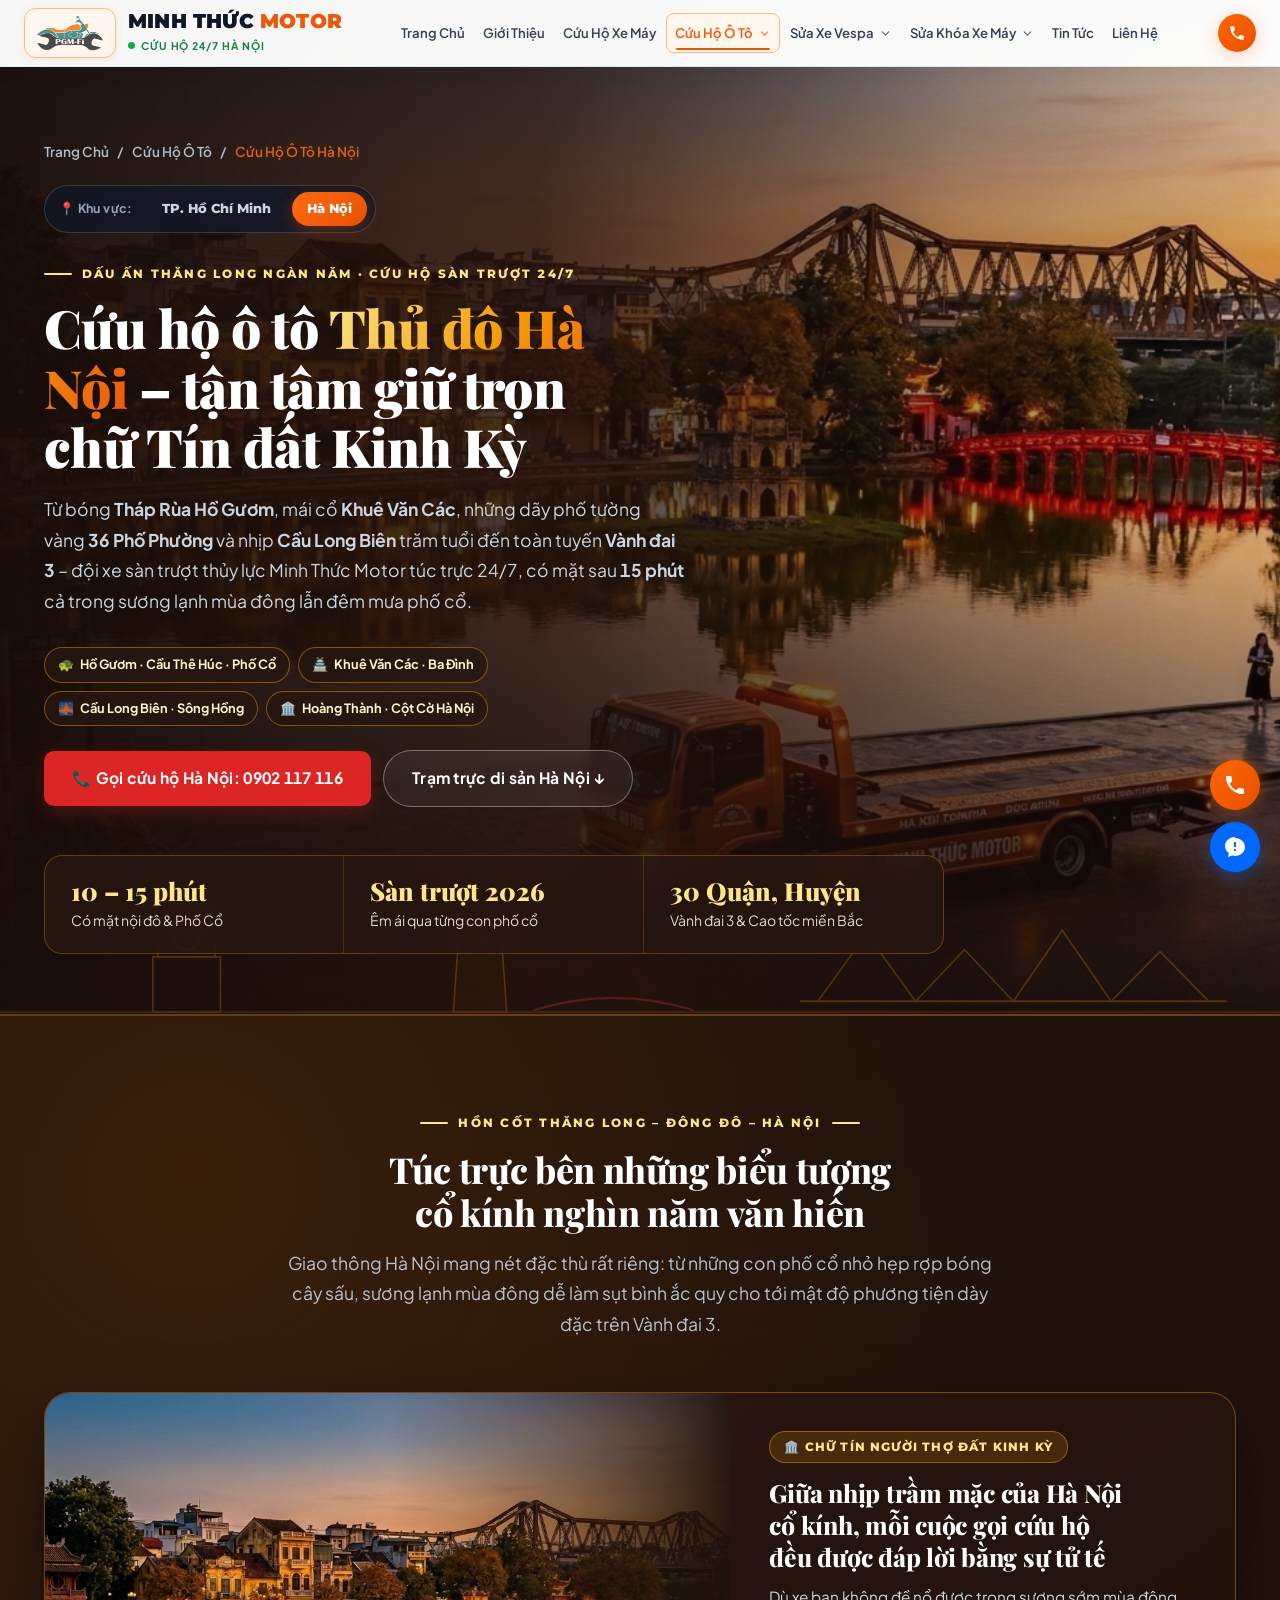
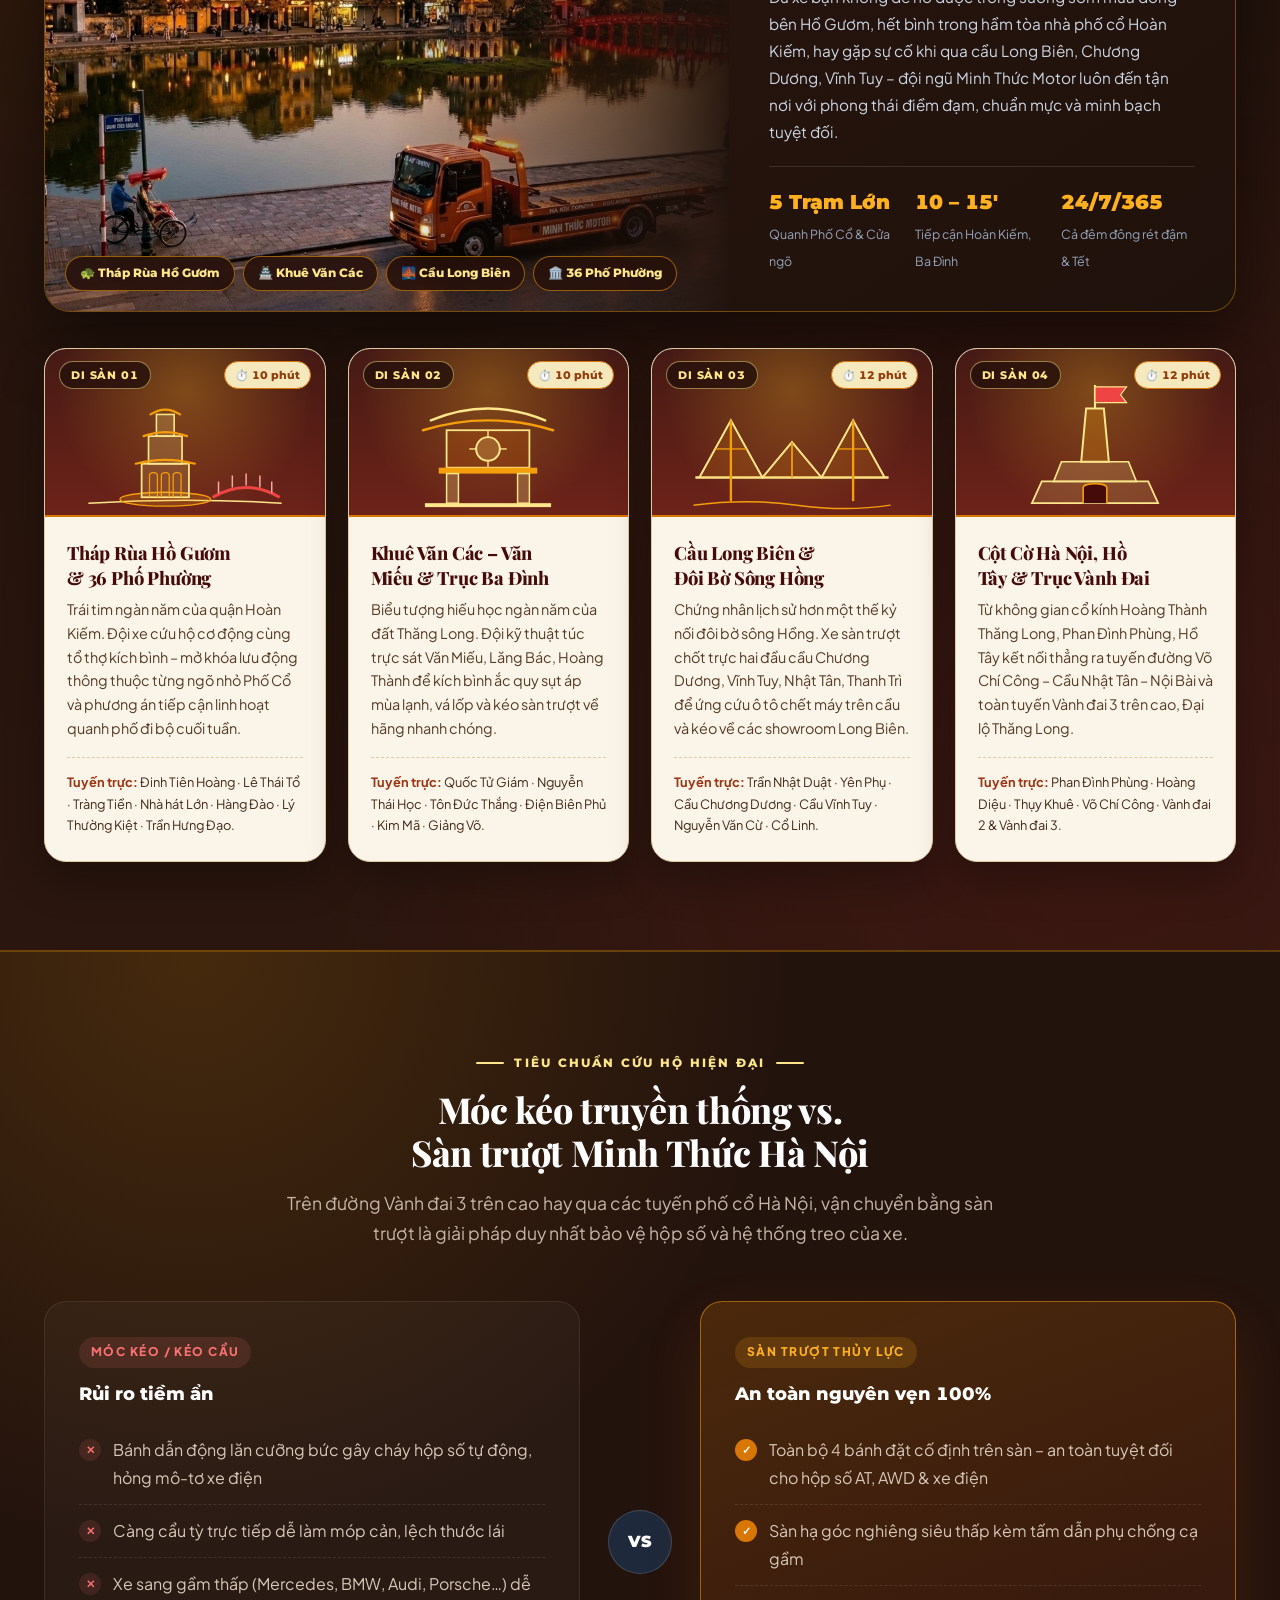
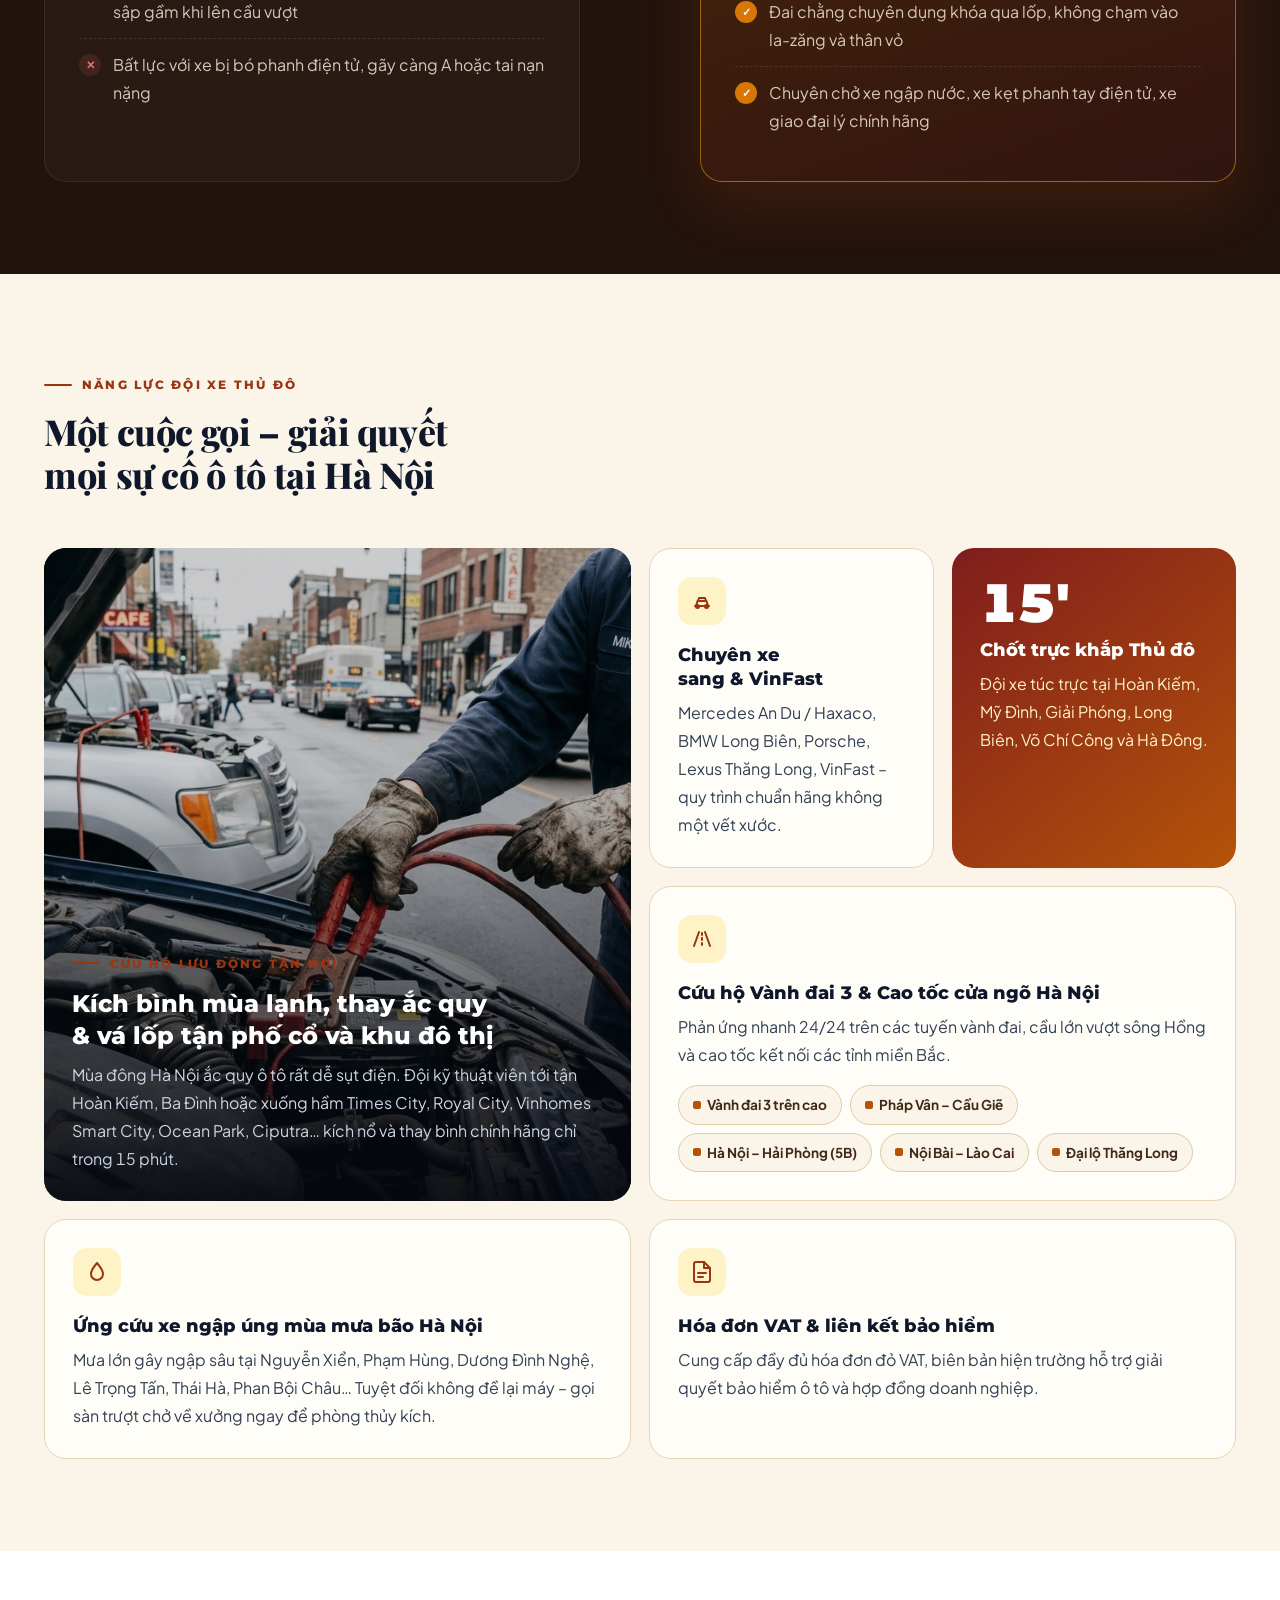
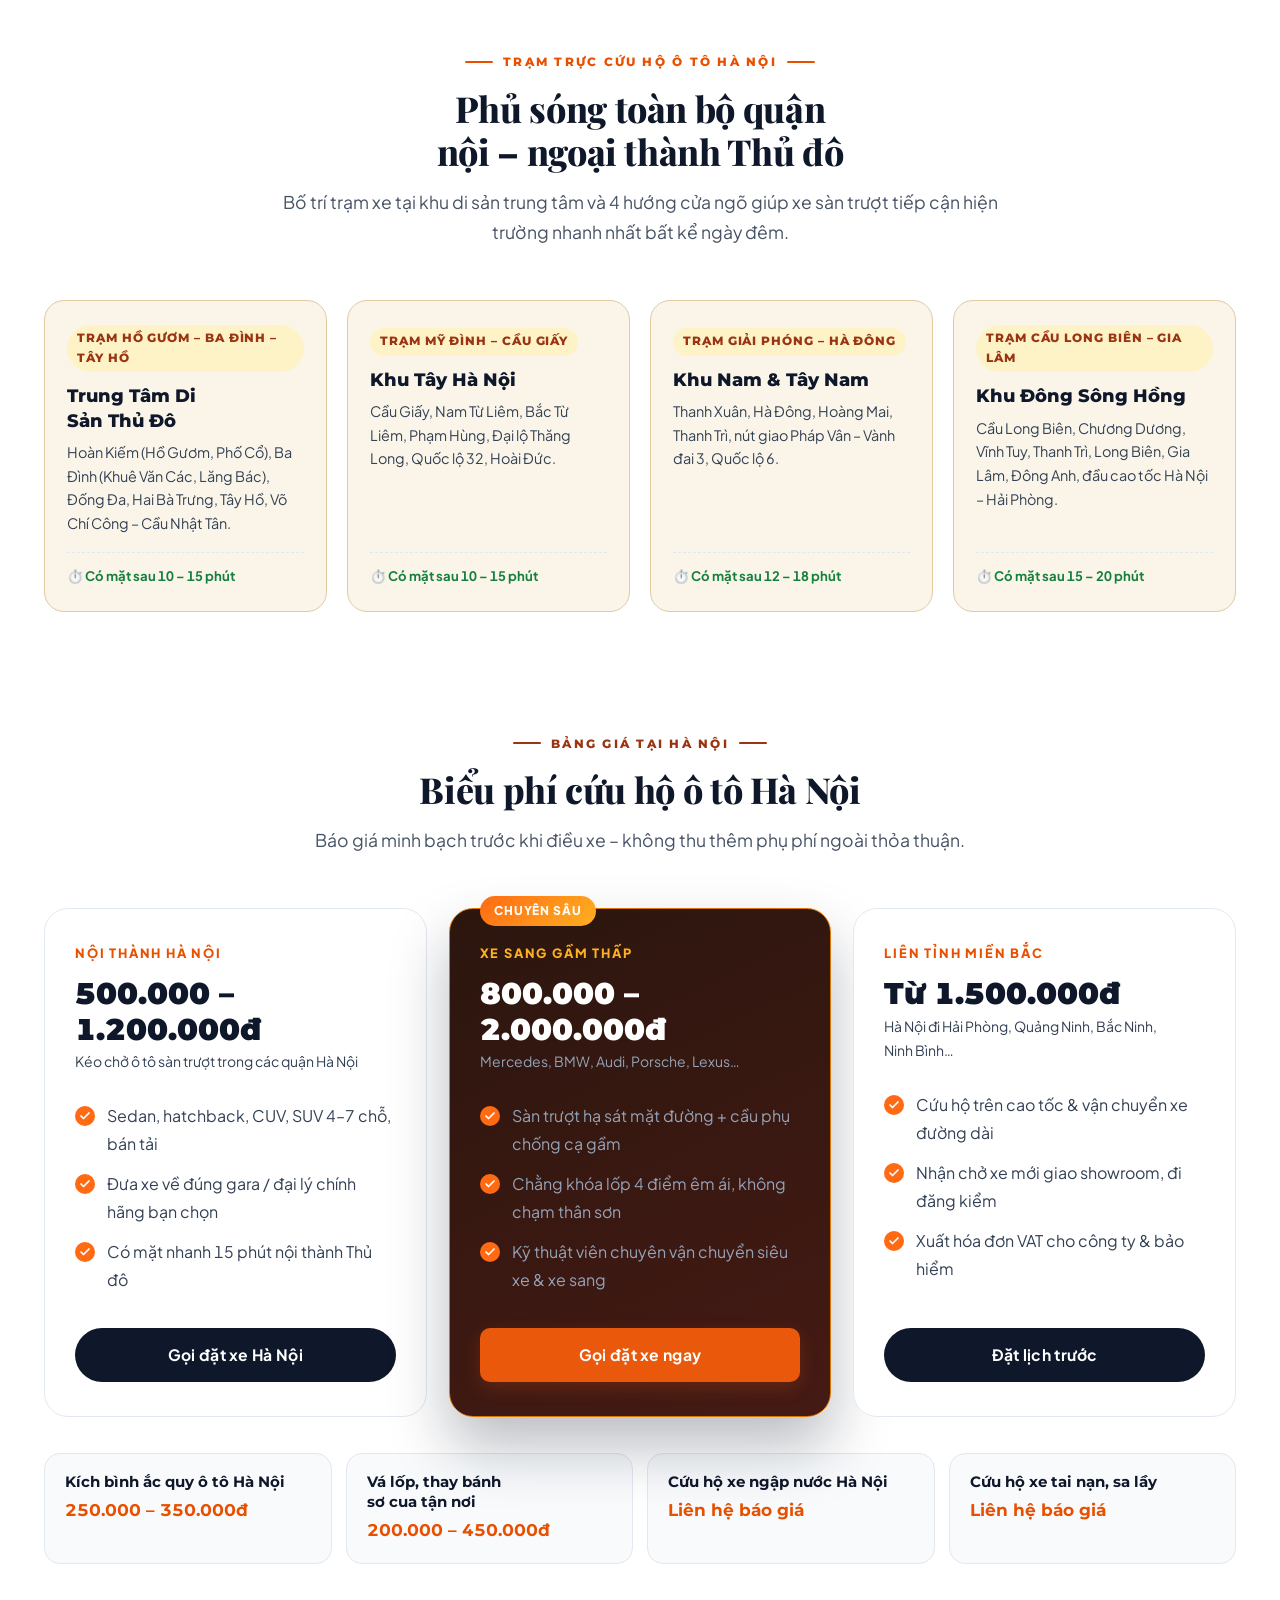
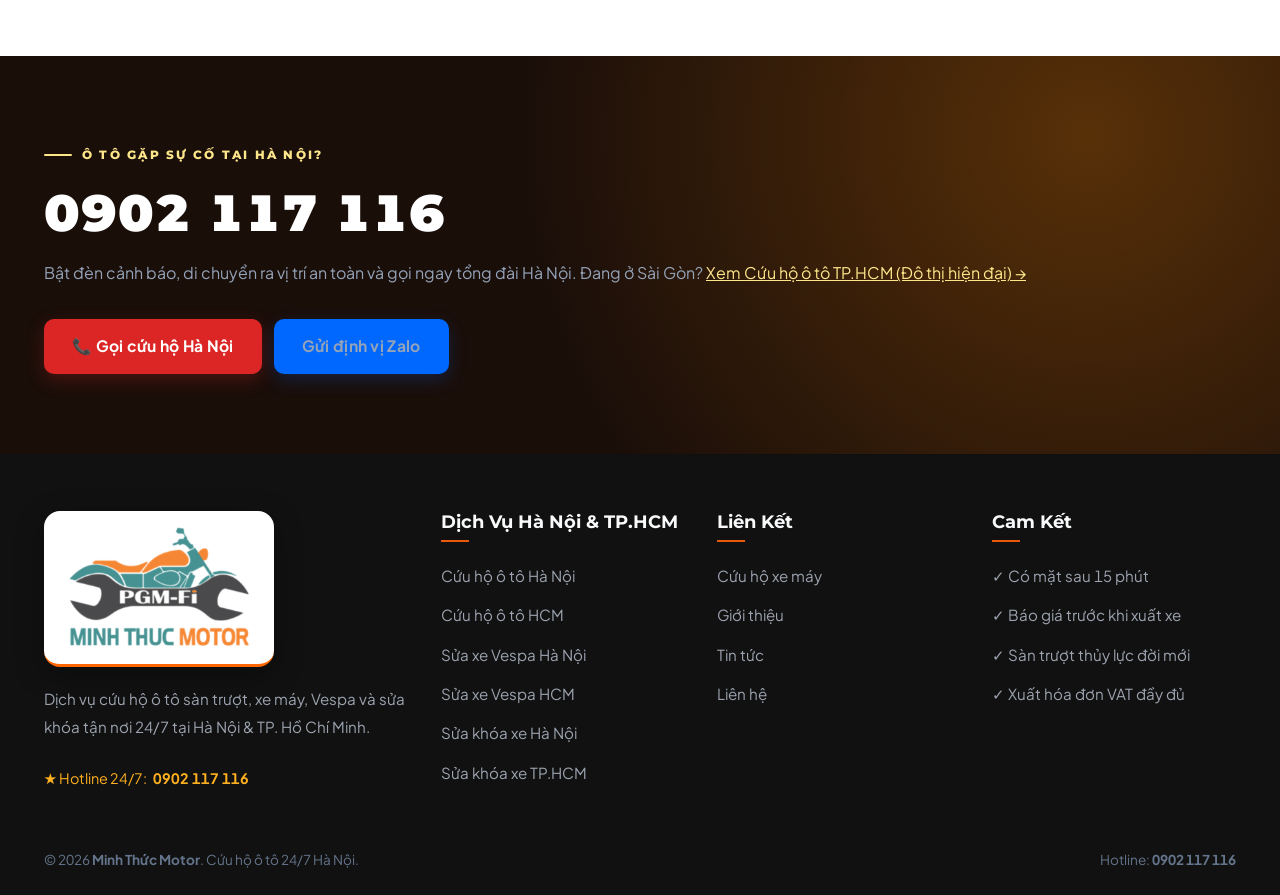
<file: cuu-ho-o-to-ha-noi.html>
<!DOCTYPE html>
<html lang="vi">

<head>
  <meta charset="UTF-8">
  <meta name="viewport" content="width=device-width, initial-scale=1.0">
  <title>Cứu Hộ Ô Tô Hà Nội Sàn Trượt 24/7 | Hồ Gươm · Khuê Văn Các · Cầu Long Biên | Minh Thức Motor</title>
  <meta name="description"
    content="Dịch vụ cứu hộ ô tô Hà Nội sàn trượt 24/7: trực chiến quanh Hồ Gươm, Khuê Văn Các, Cầu Long Biên, 36 Phố Phường, Vành đai 3 và các cao tốc Thủ đô. Có mặt sau 15 phút. Hotline: 0902117116.">
  <link rel="icon" href="images/logo-mark.png" type="image/png">
  <link rel="preconnect" href="https://fonts.googleapis.com">
  <link rel="preconnect" href="https://fonts.gstatic.com" crossorigin>
  <link href="https://fonts.googleapis.com/css2?family=Playfair+Display:ital,wght@0,700;0,800;1,700&display=swap" rel="stylesheet">
  <link rel="stylesheet" href="css/style.css">
  <link rel="stylesheet" href="css/pages.css">
  <link rel="preload" as="image" href="images/oto-hn-heritage.jpg" fetchpriority="high">
  <script>document.documentElement.classList.add('js');</script>
</head>

<body class="pg pg-oto pg-oto-hn">
  <!-- HEADER -->
  <header class="header scrolled" id="mainHeader">
    <div class="container nav-container">
      <a href="index.html" class="logo" id="brandLogo" aria-label="Minh Thức Motor - Trang chủ">
        <span class="logo-icon"><img src="images/logo-mark.png" alt="Biểu tượng Minh Thức Motor PGM-Fi" width="70" height="36"></span>
        <span class="logo-text">
          <span class="logo-title">MINH THỨC <span class="logo-highlight">MOTOR</span></span>
          <span class="logo-subtitle"><span class="live-indicator"></span> Cứu hộ 24/7 Hà Nội</span>
        </span>
      </a>
      <nav class="nav-menu" id="navMenu" aria-label="Menu chính">
        <a href="index.html" class="nav-link">Trang Chủ</a>
        <a href="gioi-thieu.html" class="nav-link">Giới Thiệu</a>
        <a href="cuu-ho-xe-may.html" class="nav-link">Cứu Hộ Xe Máy</a>
        <div class="nav-dropdown">
          <a href="cuu-ho-o-to.html" class="nav-link nav-dropdown-toggle active" aria-haspopup="true" aria-expanded="false">Cứu Hộ Ô Tô <svg class="nav-caret" width="13" height="13" viewBox="0 0 24 24" fill="none" stroke="currentColor" stroke-width="2.5" stroke-linecap="round" stroke-linejoin="round" aria-hidden="true"><polyline points="6 9 12 15 18 9"></polyline></svg></a>
          <div class="nav-dropdown-menu" role="menu">
            <a href="cuu-ho-o-to-hcm.html" class="nav-dropdown-item" role="menuitem"><span class="nav-city-badge">HCM</span><span>Cứu Hộ Ô Tô HCM</span></a>
            <a href="cuu-ho-o-to-ha-noi.html" class="nav-dropdown-item active" role="menuitem" aria-current="page"><span class="nav-city-badge nav-city-badge--hn">HN</span><span>Cứu Hộ Ô Tô Hà Nội</span></a>
          </div>
        </div>
        <div class="nav-dropdown">
          <a href="cuu-ho-xe-vespa.html" class="nav-link nav-dropdown-toggle" aria-haspopup="true" aria-expanded="false">Sửa Xe Vespa <svg class="nav-caret" width="13" height="13" viewBox="0 0 24 24" fill="none" stroke="currentColor" stroke-width="2.5" stroke-linecap="round" stroke-linejoin="round" aria-hidden="true"><polyline points="6 9 12 15 18 9"></polyline></svg></a>
          <div class="nav-dropdown-menu" role="menu">
            <a href="sua-xe-vespa-hcm.html" class="nav-dropdown-item" role="menuitem"><span class="nav-city-badge">HCM</span><span>Sửa Xe Vespa HCM</span></a>
            <a href="sua-xe-vespa-ha-noi.html" class="nav-dropdown-item" role="menuitem"><span class="nav-city-badge nav-city-badge--hn">HN</span><span>Sửa Xe Vespa Hà Nội</span></a>
          </div>
        </div>
        <div class="nav-dropdown">
          <a href="sua-khoa-xe-may.html" class="nav-link nav-dropdown-toggle" aria-haspopup="true" aria-expanded="false">Sửa Khóa Xe Máy <svg class="nav-caret" width="13" height="13" viewBox="0 0 24 24" fill="none" stroke="currentColor" stroke-width="2.5" stroke-linecap="round" stroke-linejoin="round" aria-hidden="true"><polyline points="6 9 12 15 18 9"></polyline></svg></a>
          <div class="nav-dropdown-menu" role="menu">
            <a href="sua-khoa-xe-tphcm.html" class="nav-dropdown-item" role="menuitem"><span class="nav-city-badge">HCM</span><span>Sửa Khóa Xe TP.HCM</span></a>
            <a href="sua-khoa-xe-ha-noi.html" class="nav-dropdown-item" role="menuitem"><span class="nav-city-badge nav-city-badge--hn">HN</span><span>Sửa Khóa Xe Hà Nội</span></a>
          </div>
        </div>
        <a href="tin-tuc.html" class="nav-link">Tin Tức</a>
        <a href="lien-he.html" class="nav-link">Liên Hệ</a>
      </nav>
      <div class="nav-actions">
        <a href="tel:0902117116" class="nav-hotline-btn" id="headerCallBtn" title="Gọi cứu hộ 24/7"><svg width="18" height="18" viewBox="0 0 24 24" fill="currentColor" aria-hidden="true"><path d="M20.01 15.38c-1.23 0-2.42-.2-3.53-.56a.977.977 0 0 0-1.01.24l-2.2 2.2a15.053 15.053 0 0 1-6.59-6.59l2.2-2.21a.96.96 0 0 0 .25-1A11.36 11.36 0 0 1 8.5 4c0-.55-.45-1-1-1H4c-.55 0-1 .45-1 1 0 9.39 7.61 17 17 17 .55 0 1-.45 1-1v-3.5c0-.55-.45-1-.99-1.12z"/></svg><span>0902 117 116</span></a>
        <button class="mobile-toggle" id="mobileMenuToggle" aria-label="Mở menu"><svg width="24" height="24" viewBox="0 0 24 24" fill="none" stroke="currentColor" stroke-width="2" aria-hidden="true"><line x1="3" y1="12" x2="21" y2="12"></line><line x1="3" y1="6" x2="21" y2="6"></line><line x1="3" y1="18" x2="21" y2="18"></line></svg></button>
      </div>
    </div>
  </header>

  <main>
    <!-- ==========================================================================
         1. HERO: HÀ NỘI CỔ KÍNH NGHÌN NĂM (THÁP RÙA · KHUÊ VĂN CÁC · CẦU LONG BIÊN · PHỐ CỔ)
         ========================================================================== -->
    <section class="oto-hero">
      <div class="oto-hero__bg">
        <img src="images/oto-hn-heritage.jpg" alt="Xe cứu hộ ô tô sàn trượt Minh Thức Motor trực chiến bên Hồ Gươm, Tháp Rùa, Cầu Thê Húc, Khuê Văn Các và Cầu Long Biên cổ kính tại Hà Nội" fetchpriority="high">
      </div>
      <!-- Đường chân trời di sản cổ kính Hà Nội -->
      <div class="oto-hero__skyline" aria-hidden="true">
        <svg viewBox="0 0 1440 200" fill="none" xmlns="http://www.w3.org/2000/svg" preserveAspectRatio="none">
          <path d="M0 198 H1440" stroke="#F59E0B" stroke-width="2" stroke-opacity="0.55"/>
          <!-- Khuê Văn Các -->
          <path d="M160 92 Q210 72 260 92 Z" stroke="#F59E0B" stroke-width="2" fill="rgba(245,158,11,0.12)"/>
          <rect x="178" y="92" width="64" height="44" stroke="#F59E0B" stroke-width="1.8"/>
          <circle cx="210" cy="114" r="14" stroke="#FDE68A" stroke-width="2"/>
          <rect x="172" y="136" width="76" height="62" stroke="#F59E0B" stroke-width="1.8"/>
          <!-- Tháp Rùa Hồ Gươm & Cầu Thê Húc -->
          <path d="M510 198 L516 112 H564 L570 198 Z" stroke="#F59E0B" stroke-width="1.8" fill="rgba(245,158,11,0.12)"/>
          <path d="M506 112 Q540 94 574 112" stroke="#FDE68A" stroke-width="2"/>
          <path d="M600 196 Q690 168 780 196" stroke="#EF4444" stroke-width="2.5"/>
          <!-- Nhịp Cầu Long Biên lịch sử -->
          <path d="M900 186 H1380" stroke="#F59E0B" stroke-width="2.2"/>
          <path d="M920 186 L975 110 L1030 186 L1085 128 L1140 186 L1195 106 L1250 186 L1305 130 L1360 186" stroke="#F59E0B" stroke-width="1.8"/>
        </svg>
      </div>

      <div class="container">
        <div class="oto-hero__content" data-reveal>
          <nav class="crumb" aria-label="Breadcrumb"><a href="index.html">Trang Chủ</a><span aria-hidden="true">/</span><a href="cuu-ho-o-to.html">Cứu Hộ Ô Tô</a><span aria-hidden="true">/</span><span aria-current="page">Cứu Hộ Ô Tô Hà Nội</span></nav>
          <div class="region-switch" role="navigation" aria-label="Chọn khu vực cứu hộ ô tô">
            <span class="region-switch__label">📍 Khu vực:</span>
            <a href="cuu-ho-o-to-hcm.html" class="region-switch__btn">TP. Hồ Chí Minh</a>
            <a href="cuu-ho-o-to-ha-noi.html" class="region-switch__btn is-active" aria-current="page">Hà Nội</a>
          </div>
          <div><span class="kicker" style="--accent:#FDE68A">Dấu ấn Thăng Long ngàn năm · Cứu hộ sàn trượt 24/7</span></div>
          <h1 class="h1">Cứu hộ ô tô <span class="grad-text">Thủ đô Hà Nội</span> – tận tâm giữ trọn chữ Tín đất Kinh Kỳ</h1>
          <p class="lead">Từ bóng <strong>Tháp Rùa Hồ Gươm</strong>, mái cổ <strong>Khuê Văn Các</strong>, những dãy phố tường vàng <strong>36 Phố Phường</strong> và nhịp <strong>Cầu Long Biên</strong> trăm tuổi đến toàn tuyến <strong>Vành đai 3</strong> – đội xe sàn trượt thủy lực Minh Thức Motor túc trực 24/7, có mặt sau <strong>15 phút</strong> cả trong sương lạnh mùa đông lẫn đêm mưa phố cổ.</p>

          <div class="oto-hero__city-pills" aria-label="Các địa danh di sản trực chiến tại Hà Nội">
            <span class="oto-city-pill"><i>🐢</i> Hồ Gươm · Cầu Thê Húc · Phố Cổ</span>
            <span class="oto-city-pill"><i>🏯</i> Khuê Văn Các · Ba Đình</span>
            <span class="oto-city-pill"><i>🌉</i> Cầu Long Biên · Sông Hồng</span>
            <span class="oto-city-pill"><i>🏛️</i> Hoàng Thành · Cột Cờ Hà Nội</span>
          </div>

          <div class="btn-row">
            <a href="tel:0902117116" class="btn btn-emergency" id="otoHeroCall">📞 Gọi cứu hộ Hà Nội: 0902 117 116</a>
            <a href="#di-san-ha-noi" class="btn btn-light-outline">Trạm trực di sản Hà Nội ↓</a>
          </div>
        </div>
        <div class="oto-specs" data-reveal="2">
          <div class="oto-spec"><b>10 – 15 phút</b><span>Có mặt nội đô &amp; Phố Cổ</span></div>
          <div class="oto-spec"><b>Sàn trượt 2026</b><span>Êm ái qua từng con phố cổ</span></div>
          <div class="oto-spec"><b>30 Quận, Huyện</b><span>Vành đai 3 &amp; Cao tốc miền Bắc</span></div>
        </div>
      </div>
    </section>

    <!-- ==========================================================================
         2. BIỂU TƯỢNG CỔ KÍNH HÀ NỘI & ĐIỂM CHỐT TRỰC CỨU HỘ 24/7
         ========================================================================== -->
    <section class="oto-landmarks-sec" id="di-san-ha-noi">
      <div class="container">
        <div class="pg-head center" data-reveal>
          <span class="kicker" style="--accent:#FDE68A">Hồn cốt Thăng Long – Đông Đô – Hà Nội</span>
          <h2 class="h2">Túc trực bên những biểu tượng cổ kính nghìn năm văn hiến</h2>
          <p class="lead">Giao thông Hà Nội mang nét đặc thù rất riêng: từ những con phố cổ nhỏ hẹp rợp bóng cây sấu, sương lạnh mùa đông dễ làm sụt bình ắc quy cho tới mật độ phương tiện dày đặc trên Vành đai 3.</p>
        </div>

        <!-- Khung Panorama Di Sản Hà Nội -->
        <div class="city-panorama-card" data-reveal>
          <div class="city-panorama-card__media">
            <img src="images/oto-hn-heritage.jpg" alt="Toàn cảnh xe cứu hộ sàn trượt Minh Thức Motor bên Hồ Gươm, Tháp Rùa, Cầu Thê Húc, Khuê Văn Các và Cầu Long Biên cổ kính tại Hà Nội" loading="lazy">
            <div class="city-panorama-card__overlay"></div>
            <div class="city-panorama-card__badges">
              <span>🐢 Tháp Rùa Hồ Gươm</span>
              <span>🏯 Khuê Văn Các</span>
              <span>🌉 Cầu Long Biên</span>
              <span>🏛️ 36 Phố Phường</span>
            </div>
          </div>
          <div class="city-panorama-card__body">
            <span class="city-panorama-card__tag">🏛️ CHỮ TÍN NGƯỜI THỢ ĐẤT KINH KỲ</span>
            <h3 class="h3">Giữa nhịp trầm mặc của Hà Nội cổ kính, mỗi cuộc gọi cứu hộ đều được đáp lời bằng sự tử tế</h3>
            <p>Dù xe bạn không đề nổ được trong sương sớm mùa đông bên Hồ Gươm, hết bình trong hầm tòa nhà phố cổ Hoàn Kiếm, hay gặp sự cố khi qua cầu Long Biên, Chương Dương, Vĩnh Tuy – đội ngũ Minh Thức Motor luôn đến tận nơi với phong thái điềm đạm, chuẩn mực và minh bạch tuyệt đối.</p>
            <div class="city-panorama-card__stats">
              <div>
                <b>5 Trạm Lớn</b>
                <span>Quanh Phố Cổ &amp; Cửa ngõ</span>
              </div>
              <div>
                <b>10 – 15'</b>
                <span>Tiếp cận Hoàn Kiếm, Ba Đình</span>
              </div>
              <div>
                <b>24/7/365</b>
                <span>Cả đêm đông rét đậm &amp; Tết</span>
              </div>
            </div>
          </div>
        </div>

        <!-- Lưới 4 Biểu Tượng Cổ Kính Hà Nội -->
        <div class="landmark-grid">
          <!-- Biểu tượng 1: Tháp Rùa Hồ Gươm & Cầu Thê Húc -->
          <article class="landmark-card" data-reveal>
            <div class="landmark-card__art">
              <span class="landmark-card__tag">Di sản 01</span>
              <span class="landmark-card__eta">⏱️ 10 phút</span>
              <!-- SVG Kiến trúc Tháp Rùa Hồ Gươm & Cầu Thê Húc -->
              <svg viewBox="0 0 220 140" fill="none" xmlns="http://www.w3.org/2000/svg" aria-label="Minh họa Tháp Rùa Hồ Gươm và Cầu Thê Húc">
                <!-- Mặt hồ Hoàn Kiếm -->
                <path d="M12 128 Q110 122 208 128" stroke="#FDE68A" stroke-width="1.6"/>
                <ellipse cx="90" cy="124" rx="46" ry="7" fill="rgba(245,158,11,0.22)" stroke="#F59E0B" stroke-width="1.5"/>
                <!-- 3 tầng Tháp Rùa cổ kính -->
                <rect x="66" y="88" width="48" height="34" fill="rgba(253,230,138,0.16)" stroke="#FDE68A" stroke-width="1.8"/>
                <path d="M74 122 V100 C74 96 82 96 82 100 V122 M86 122 V100 C86 96 94 96 94 100 V122 M98 122 V100 C98 96 106 96 106 100 V122" stroke="#F59E0B" stroke-width="1.3"/>
                <rect x="73" y="60" width="34" height="28" fill="rgba(253,230,138,0.18)" stroke="#FDE68A" stroke-width="1.7"/>
                <rect x="81" y="38" width="18" height="22" fill="rgba(253,230,138,0.2)" stroke="#FDE68A" stroke-width="1.6"/>
                <path d="M60 88 Q90 80 120 88 M68 60 Q90 52 112 60 M75 38 Q90 28 105 38" stroke="#F59E0B" stroke-width="2.2" stroke-linecap="round"/>
                <!-- Cầu Thê Húc đỏ son bên phải -->
                <path d="M138 122 Q172 102 206 122" stroke="#EF4444" stroke-width="3"/>
                <path d="M144 118 V106 M158 112 V100 M172 110 V98 M186 112 V100 M198 118 V106" stroke="#FCA5A5" stroke-width="1.5"/>
              </svg>
            </div>
            <div class="landmark-card__body">
              <h3 class="h3">Tháp Rùa Hồ Gươm &amp; 36 Phố Phường</h3>
              <p>Trái tim ngàn năm của quận Hoàn Kiếm. Đội xe cứu hộ cơ động cùng tổ thợ kích bình – mở khóa lưu động thông thuộc từng ngõ nhỏ Phố Cổ và phương án tiếp cận linh hoạt quanh phố đi bộ cuối tuần.</p>
              <div class="landmark-card__routes">
                <strong>Tuyến trực:</strong> Đinh Tiên Hoàng · Lê Thái Tổ · Tràng Tiền · Nhà hát Lớn · Hàng Đào · Lý Thường Kiệt · Trần Hưng Đạo.
              </div>
            </div>
          </article>

          <!-- Biểu tượng 2: Khuê Văn Các (Văn Miếu – Quốc Tử Giám) -->
          <article class="landmark-card" data-reveal="2">
            <div class="landmark-card__art">
              <span class="landmark-card__tag">Di sản 02</span>
              <span class="landmark-card__eta">⏱️ 10 phút</span>
              <!-- SVG Kiến trúc Khuê Văn Các -->
              <svg viewBox="0 0 220 140" fill="none" xmlns="http://www.w3.org/2000/svg" aria-label="Minh họa Khuê Văn Các Hà Nội">
                <!-- Mái cổ 2 tầng đao cong -->
                <path d="M52 44 Q110 20 168 44" stroke="#FDE68A" stroke-width="2.5" stroke-linecap="round"/>
                <path d="M44 54 Q110 34 176 54" stroke="#F59E0B" stroke-width="2.5" stroke-linecap="round"/>
                <!-- Tầng gác gỗ và cửa sổ mặt trời tỏa tia sáng -->
                <rect x="68" y="54" width="84" height="38" fill="rgba(180,83,9,0.28)" stroke="#FDE68A" stroke-width="1.8"/>
                <circle cx="110" cy="73" r="12" fill="rgba(253,230,138,0.2)" stroke="#FDE68A" stroke-width="2"/>
                <line x1="110" y1="54" x2="110" y2="61" stroke="#FDE68A" stroke-width="1.4"/>
                <line x1="110" y1="85" x2="110" y2="92" stroke="#FDE68A" stroke-width="1.4"/>
                <line x1="91" y1="73" x2="98" y2="73" stroke="#FDE68A" stroke-width="1.4"/>
                <line x1="122" y1="73" x2="129" y2="73" stroke="#FDE68A" stroke-width="1.4"/>
                <!-- 4 Trụ gạch vuông tầng dưới -->
                <rect x="60" y="92" width="100" height="6" fill="#F59E0B"/>
                <rect x="68" y="98" width="12" height="30" fill="rgba(253,230,138,0.25)" stroke="#FDE68A" stroke-width="1.5"/>
                <rect x="140" y="98" width="12" height="30" fill="rgba(253,230,138,0.25)" stroke="#FDE68A" stroke-width="1.5"/>
                <rect x="46" y="128" width="128" height="4" fill="#FDE68A"/>
              </svg>
            </div>
            <div class="landmark-card__body">
              <h3 class="h3">Khuê Văn Các – Văn Miếu &amp; Trục Ba Đình</h3>
              <p>Biểu tượng hiếu học ngàn năm của đất Thăng Long. Đội kỹ thuật túc trực sát Văn Miếu, Lăng Bác, Hoàng Thành để kích bình ắc quy sụt áp mùa lạnh, vá lốp và kéo sàn trượt về hãng nhanh chóng.</p>
              <div class="landmark-card__routes">
                <strong>Tuyến trực:</strong> Quốc Tử Giám · Nguyễn Thái Học · Tôn Đức Thắng · Điện Biên Phủ · Kim Mã · Giảng Võ.
              </div>
            </div>
          </article>

          <!-- Biểu tượng 3: Cầu Long Biên Lịch Sử -->
          <article class="landmark-card" data-reveal="3">
            <div class="landmark-card__art">
              <span class="landmark-card__tag">Di sản 03</span>
              <span class="landmark-card__eta">⏱️ 12 phút</span>
              <!-- SVG Kiến trúc Cầu Long Biên -->
              <svg viewBox="0 0 220 140" fill="none" xmlns="http://www.w3.org/2000/svg" aria-label="Minh họa Cầu Long Biên lịch sử">
                <!-- Sông Hồng -->
                <path d="M10 130 Q65 123 115 130 T210 130" stroke="#F59E0B" stroke-width="1.5"/>
                <!-- Dầm thép nhịp cầu Long Biên -->
                <path d="M12 102 H208" stroke="#FDE68A" stroke-width="2.5"/>
                <path d="M16 102 L48 44 L80 102 L110 66 L140 102 L172 44 L204 102" stroke="#FDE68A" stroke-width="2" fill="rgba(245,158,11,0.14)"/>
                <line x1="48" y1="44" x2="48" y2="126" stroke="#F59E0B" stroke-width="2.4"/>
                <line x1="110" y1="66" x2="110" y2="102" stroke="#F59E0B" stroke-width="1.8"/>
                <line x1="172" y1="44" x2="172" y2="126" stroke="#F59E0B" stroke-width="2.4"/>
                <line x1="32" y1="73" x2="64" y2="73" stroke="#F59E0B" stroke-width="1.3"/>
                <line x1="156" y1="73" x2="188" y2="73" stroke="#F59E0B" stroke-width="1.3"/>
              </svg>
            </div>
            <div class="landmark-card__body">
              <h3 class="h3">Cầu Long Biên &amp; Đôi Bờ Sông Hồng</h3>
              <p>Chứng nhân lịch sử hơn một thế kỷ nối đôi bờ sông Hồng. Xe sàn trượt chốt trực hai đầu cầu Chương Dương, Vĩnh Tuy, Nhật Tân, Thanh Trì để ứng cứu ô tô chết máy trên cầu và kéo về các showroom Long Biên.</p>
              <div class="landmark-card__routes">
                <strong>Tuyến trực:</strong> Trần Nhật Duật · Yên Phụ · Cầu Chương Dương · Cầu Vĩnh Tuy · Nguyễn Văn Cừ · Cổ Linh.
              </div>
            </div>
          </article>

          <!-- Biểu tượng 4: Cột Cờ Hà Nội & Ô Quan Chưởng -->
          <article class="landmark-card" data-reveal="4">
            <div class="landmark-card__art">
              <span class="landmark-card__tag">Di sản 04</span>
              <span class="landmark-card__eta">⏱️ 12 phút</span>
              <!-- SVG Kiến trúc Cột Cờ Hà Nội & Hoàng Thành -->
              <svg viewBox="0 0 220 140" fill="none" xmlns="http://www.w3.org/2000/svg" aria-label="Minh họa Cột Cờ Hà Nội và Hoàng Thành Thăng Long">
                <!-- 3 tầng đế Cột Cờ Hà Nội -->
                <path d="M46 128 L56 106 H164 L174 128 Z" fill="rgba(253,230,138,0.16)" stroke="#FDE68A" stroke-width="1.8"/>
                <path d="M68 106 L76 86 H144 L152 106 Z" fill="rgba(253,230,138,0.2)" stroke="#FDE68A" stroke-width="1.7"/>
                <path d="M98 128 V112 C98 107 122 107 122 112 V128" fill="#450A0A" stroke="#F59E0B" stroke-width="1.6"/>
                <!-- Thân tháp bát giác Cột Cờ -->
                <path d="M96 86 L101 32 H119 L124 86 Z" fill="rgba(245,158,11,0.24)" stroke="#FDE68A" stroke-width="2"/>
                <line x1="110" y1="8" x2="110" y2="32" stroke="#FDE68A" stroke-width="2.2"/>
                <!-- Lá cờ đỏ sao vàng tung bay -->
                <path d="M110 10 H142 L136 18 L142 26 H110 Z" fill="#EF4444" stroke="#FDE68A" stroke-width="1.2"/>
              </svg>
            </div>
            <div class="landmark-card__body">
              <h3 class="h3">Cột Cờ Hà Nội, Hồ Tây &amp; Trục Vành Đai</h3>
              <p>Từ không gian cổ kính Hoàng Thành Thăng Long, Phan Đình Phùng, Hồ Tây kết nối thẳng ra tuyến đường Võ Chí Công – Cầu Nhật Tân – Nội Bài và toàn tuyến Vành đai 3 trên cao, Đại lộ Thăng Long.</p>
              <div class="landmark-card__routes">
                <strong>Tuyến trực:</strong> Phan Đình Phùng · Hoàng Diệu · Thụy Khuê · Võ Chí Công · Vành đai 2 &amp; Vành đai 3.
              </div>
            </div>
          </article>
        </div>
      </div>
    </section>

    <!-- SO SÁNH: sàn trượt vs móc kéo -->
    <section class="pg-section oto-compare">
      <div class="container">
        <div class="pg-head center" data-reveal>
          <span class="kicker" style="--accent:#FDE68A">Tiêu chuẩn cứu hộ hiện đại</span>
          <h2 class="h2">Móc kéo truyền thống vs. Sàn trượt Minh Thức Hà Nội</h2>
          <p class="lead">Trên đường Vành đai 3 trên cao hay qua các tuyến phố cổ Hà Nội, vận chuyển bằng sàn trượt là giải pháp duy nhất bảo vệ hộp số và hệ thống treo của xe.</p>
        </div>
        <div class="oto-vs">
          <div class="oto-vs__card" data-reveal>
            <span class="oto-vs__tag">Móc kéo / kéo cẩu</span>
            <h3 class="h3">Rủi ro tiềm ẩn</h3>
            <ul>
              <li>Bánh dẫn động lăn cưỡng bức gây cháy hộp số tự động, hỏng mô-tơ xe điện</li>
              <li>Càng cẩu tỳ trực tiếp dễ làm móp cản, lệch thước lái</li>
              <li>Xe sang gầm thấp (Mercedes, BMW, Audi, Porsche…) dễ sập gầm khi lên cầu vượt</li>
              <li>Bất lực với xe bị bó phanh điện tử, gãy càng A hoặc tai nạn nặng</li>
            </ul>
          </div>
          <div class="oto-vs__mid" aria-hidden="true">VS</div>
          <div class="oto-vs__card oto-vs__card--good" data-reveal="2">
            <span class="oto-vs__tag">Sàn trượt thủy lực</span>
            <h3 class="h3">An toàn nguyên vẹn 100%</h3>
            <ul>
              <li>Toàn bộ 4 bánh đặt cố định trên sàn – an toàn tuyệt đối cho hộp số AT, AWD &amp; xe điện</li>
              <li>Sàn hạ góc nghiêng siêu thấp kèm tấm dẫn phụ chống cạ gầm</li>
              <li>Đai chằng chuyên dụng khóa qua lốp, không chạm vào la-zăng và thân vỏ</li>
              <li>Chuyên chở xe ngập nước, xe kẹt phanh tay điện tử, xe giao đại lý chính hãng</li>
            </ul>
          </div>
        </div>
      </div>
    </section>

    <!-- BENTO: năng lực Hà Nội -->
    <section class="pg-section oto-bento-sec">
      <div class="container">
        <div class="pg-head left" data-reveal>
          <span class="kicker">Năng lực đội xe Thủ đô</span>
          <h2 class="h2">Một cuộc gọi – giải quyết mọi sự cố ô tô tại Hà Nội</h2>
        </div>
        <div class="oto-bento">
          <article class="bento bento--big bento--img" data-reveal>
            <img src="images/battery_service.jpg" alt="Kỹ thuật viên kích bình ắc quy và thay lốp ô tô lưu động tại Hà Nội" loading="lazy">
            <span class="kicker" style="--accent:#FDE68A">Cứu hộ lưu động tận nơi</span>
            <h3 class="h3" style="font-size:1.5rem">Kích bình mùa lạnh, thay ắc quy &amp; vá lốp tận phố cổ và khu đô thị</h3>
            <p>Mùa đông Hà Nội ắc quy ô tô rất dễ sụt điện. Đội kỹ thuật viên tới tận Hoàn Kiếm, Ba Đình hoặc xuống hầm Times City, Royal City, Vinhomes Smart City, Ocean Park, Ciputra… kích nổ và thay bình chính hãng chỉ trong 15 phút.</p>
          </article>
          <article class="bento" data-reveal="2">
            <div class="bento__ico"><svg width="24" height="24" viewBox="0 0 24 24" fill="none" stroke="currentColor" stroke-width="2" stroke-linecap="round" stroke-linejoin="round" aria-hidden="true"><path d="M5 17h14M6 17l1.5-5h9L18 17M8 12l1-3h6l1 3"/><circle cx="7.5" cy="17.5" r="1.5"/><circle cx="16.5" cy="17.5" r="1.5"/></svg></div>
            <h3 class="h3">Chuyên xe sang &amp; VinFast</h3>
            <p>Mercedes An Du / Haxaco, BMW Long Biên, Porsche, Lexus Thăng Long, VinFast – quy trình chuẩn hãng không một vết xước.</p>
          </article>
          <article class="bento bento--accent" data-reveal="3">
            <div class="bento__num">15'</div>
            <h3 class="h3">Chốt trực khắp Thủ đô</h3>
            <p>Đội xe túc trực tại Hoàn Kiếm, Mỹ Đình, Giải Phóng, Long Biên, Võ Chí Công và Hà Đông.</p>
          </article>
          <article class="bento bento--wide" data-reveal="2">
            <div class="bento__ico"><svg width="24" height="24" viewBox="0 0 24 24" fill="none" stroke="currentColor" stroke-width="2" stroke-linecap="round" stroke-linejoin="round" aria-hidden="true"><path d="M4 19 9 5M20 19 15 5M12 6v2M12 11v2M12 16v2"/></svg></div>
            <h3 class="h3">Cứu hộ Vành đai 3 &amp; Cao tốc cửa ngõ Hà Nội</h3>
            <p>Phản ứng nhanh 24/24 trên các tuyến vành đai, cầu lớn vượt sông Hồng và cao tốc kết nối các tỉnh miền Bắc.</p>
            <div class="road-chips">
              <span>Vành đai 3 trên cao</span><span>Pháp Vân – Cầu Giẽ</span><span>Hà Nội – Hải Phòng (5B)</span><span>Nội Bài – Lào Cai</span><span>Đại lộ Thăng Long</span>
            </div>
          </article>
          <article class="bento bento--wide" data-reveal="3">
            <div class="bento__ico"><svg width="24" height="24" viewBox="0 0 24 24" fill="none" stroke="currentColor" stroke-width="2" stroke-linecap="round" stroke-linejoin="round" aria-hidden="true"><path d="M12 3s-6 7-6 11a6 6 0 0 0 12 0c0-4-6-11-6-11z"/></svg></div>
            <h3 class="h3">Ứng cứu xe ngập úng mùa mưa bão Hà Nội</h3>
            <p>Mưa lớn gây ngập sâu tại Nguyễn Xiển, Phạm Hùng, Dương Đình Nghệ, Lê Trọng Tấn, Thái Hà, Phan Bội Châu… Tuyệt đối không đề lại máy – gọi sàn trượt chở về xưởng ngay để phòng thủy kích.</p>
          </article>
          <article class="bento bento--wide" data-reveal="4">
            <div class="bento__ico"><svg width="24" height="24" viewBox="0 0 24 24" fill="none" stroke="currentColor" stroke-width="2" stroke-linecap="round" stroke-linejoin="round" aria-hidden="true"><path d="M14 2H6a2 2 0 0 0-2 2v16a2 2 0 0 0 2 2h12a2 2 0 0 0 2-2V8z"/><path d="M14 2v6h6M8 13h8M8 17h5"/></svg></div>
            <h3 class="h3">Hóa đơn VAT &amp; liên kết bảo hiểm</h3>
            <p>Cung cấp đầy đủ hóa đơn đỏ VAT, biên bản hiện trường hỗ trợ giải quyết bảo hiểm ô tô và hợp đồng doanh nghiệp.</p>
          </article>
        </div>
      </div>
    </section>

    <!-- KHU VỰC TRỰC CHIẾN HÀ NỘI -->
    <section class="pg-section" style="background:#FFFFFF; padding-bottom: 20px;">
      <div class="container">
        <div class="pg-head center" data-reveal>
          <span class="kicker">Trạm trực cứu hộ ô tô Hà Nội</span>
          <h2 class="h2">Phủ sóng toàn bộ quận nội – ngoại thành Thủ đô</h2>
          <p class="lead">Bố trí trạm xe tại khu di sản trung tâm và 4 hướng cửa ngõ giúp xe sàn trượt tiếp cận hiện trường nhanh nhất bất kể ngày đêm.</p>
        </div>
        <div class="region-zones-grid">
          <div class="region-zone-card" data-reveal>
            <div>
              <span class="region-zone-card__tag">TRẠM HỒ GƯƠM – BA ĐÌNH – TÂY HỒ</span>
              <h3 class="h3">Trung Tâm Di Sản Thủ Đô</h3>
              <p>Hoàn Kiếm (Hồ Gươm, Phố Cổ), Ba Đình (Khuê Văn Các, Lăng Bác), Đống Đa, Hai Bà Trưng, Tây Hồ, Võ Chí Công – Cầu Nhật Tân.</p>
            </div>
            <div class="region-zone-card__eta">⏱️ Có mặt sau 10 – 15 phút</div>
          </div>
          <div class="region-zone-card" data-reveal="2">
            <div>
              <span class="region-zone-card__tag">TRẠM MỸ ĐÌNH – CẦU GIẤY</span>
              <h3 class="h3">Khu Tây Hà Nội</h3>
              <p>Cầu Giấy, Nam Từ Liêm, Bắc Từ Liêm, Phạm Hùng, Đại lộ Thăng Long, Quốc lộ 32, Hoài Đức.</p>
            </div>
            <div class="region-zone-card__eta">⏱️ Có mặt sau 10 – 15 phút</div>
          </div>
          <div class="region-zone-card" data-reveal="3">
            <div>
              <span class="region-zone-card__tag">TRẠM GIẢI PHÓNG – HÀ ĐÔNG</span>
              <h3 class="h3">Khu Nam &amp; Tây Nam</h3>
              <p>Thanh Xuân, Hà Đông, Hoàng Mai, Thanh Trì, nút giao Pháp Vân – Vành đai 3, Quốc lộ 6.</p>
            </div>
            <div class="region-zone-card__eta">⏱️ Có mặt sau 12 – 18 phút</div>
          </div>
          <div class="region-zone-card" data-reveal="4">
            <div>
              <span class="region-zone-card__tag">TRẠM CẦU LONG BIÊN – GIA LÂM</span>
              <h3 class="h3">Khu Đông Sông Hồng</h3>
              <p>Cầu Long Biên, Chương Dương, Vĩnh Tuy, Thanh Trì, Long Biên, Gia Lâm, Đông Anh, đầu cao tốc Hà Nội – Hải Phòng.</p>
            </div>
            <div class="region-zone-card__eta">⏱️ Có mặt sau 15 – 20 phút</div>
          </div>
        </div>
      </div>
    </section>

    <!-- BẢNG GIÁ: dạng gói -->
    <section class="pg-section oto-price-sec" id="bang-gia-o-to">
      <div class="container">
        <div class="pg-head center" data-reveal>
          <span class="kicker">Bảng giá tại Hà Nội</span>
          <h2 class="h2">Biểu phí cứu hộ ô tô Hà Nội</h2>
          <p class="lead">Báo giá minh bạch trước khi điều xe – không thu thêm phụ phí ngoài thỏa thuận.</p>
        </div>
        <div class="oto-tiers">
          <div class="tier" data-reveal>
            <span class="tier__name">Nội thành Hà Nội</span>
            <div class="tier__price">500.000 – 1.200.000đ</div>
            <p class="tier__unit">Kéo chở ô tô sàn trượt trong các quận Hà Nội</p>
            <ul class="check-list">
              <li>Sedan, hatchback, CUV, SUV 4–7 chỗ, bán tải</li>
              <li>Đưa xe về đúng gara / đại lý chính hãng bạn chọn</li>
              <li>Có mặt nhanh 15 phút nội thành Thủ đô</li>
            </ul>
            <a href="tel:0902117116" class="btn btn-ink">Gọi đặt xe Hà Nội</a>
          </div>
          <div class="tier tier--hot" data-reveal="2">
            <span class="tier__badge">Chuyên sâu</span>
            <span class="tier__name">Xe sang gầm thấp</span>
            <div class="tier__price">800.000 – 2.000.000đ</div>
            <p class="tier__unit">Mercedes, BMW, Audi, Porsche, Lexus…</p>
            <ul class="check-list">
              <li>Sàn trượt hạ sát mặt đường + cầu phụ chống cạ gầm</li>
              <li>Chằng khóa lốp 4 điểm êm ái, không chạm thân sơn</li>
              <li>Kỹ thuật viên chuyên vận chuyển siêu xe &amp; xe sang</li>
            </ul>
            <a href="tel:0902117116" class="btn btn-primary">Gọi đặt xe ngay</a>
          </div>
          <div class="tier" data-reveal="3">
            <span class="tier__name">Liên tỉnh miền Bắc</span>
            <div class="tier__price">Từ 1.500.000đ</div>
            <p class="tier__unit">Hà Nội đi Hải Phòng, Quảng Ninh, Bắc Ninh, Ninh Bình…</p>
            <ul class="check-list">
              <li>Cứu hộ trên cao tốc &amp; vận chuyển xe đường dài</li>
              <li>Nhận chở xe mới giao showroom, đi đăng kiểm</li>
              <li>Xuất hóa đơn VAT cho công ty &amp; bảo hiểm</li>
            </ul>
            <a href="lien-he.html" class="btn btn-ink">Đặt lịch trước</a>
          </div>
        </div>
        <div class="oto-extras" data-reveal>
          <div class="oto-extra"><h3>Kích bình ắc quy ô tô Hà Nội</h3><b>250.000 – 350.000đ</b></div>
          <div class="oto-extra"><h3>Vá lốp, thay bánh sơ cua tận nơi</h3><b>200.000 – 450.000đ</b></div>
          <div class="oto-extra"><h3>Cứu hộ xe ngập nước Hà Nội</h3><b>Liên hệ báo giá</b></div>
          <div class="oto-extra"><h3>Cứu hộ xe tai nạn, sa lầy</h3><b>Liên hệ báo giá</b></div>
        </div>
      </div>
    </section>

    <!-- CTA -->
    <section class="oto-cta">
      <div class="container oto-cta__inner">
        <div data-reveal>
          <span class="kicker" style="--accent:#FDE68A">Ô tô gặp sự cố tại Hà Nội?</span>
          <a href="tel:0902117116" class="big-phone">0902 117 116</a>
          <p>Bật đèn cảnh báo, di chuyển ra vị trí an toàn và gọi ngay tổng đài Hà Nội. Đang ở Sài Gòn? <a href="cuu-ho-o-to-hcm.html" style="color:#FDE68A;text-decoration:underline;">Xem Cứu hộ ô tô TP.HCM (Đô thị hiện đại) →</a></p>
        </div>
        <div class="btn-row" data-reveal="2">
          <a href="tel:0902117116" class="btn btn-emergency">📞 Gọi cứu hộ Hà Nội</a>
          <a href="https://zalo.me/0902117116" target="_blank" rel="noopener noreferrer" class="btn btn-zalo">Gửi định vị Zalo</a>
        </div>
      </div>
    </section>
  </main>

  <!-- FOOTER -->
  <footer class="footer">
    <div class="container">
      <div class="footer-grid">
        <div class="footer-brand">
          <a href="index.html" class="footer-logo-card" aria-label="Minh Thức Motor - Trang chủ"><img src="images/logo-full.png" alt="Logo Minh Thức Motor" width="190" height="125" loading="lazy"></a>
          <p>Dịch vụ cứu hộ ô tô sàn trượt, xe máy, Vespa và sửa khóa tận nơi 24/7 tại Hà Nội &amp; TP. Hồ Chí Minh.</p>
          <a href="tel:0902117116" class="footer-hotline">★ Hotline 24/7: <strong>0902 117 116</strong></a>
        </div>
        <div>
          <h4 class="footer-title">Dịch Vụ Hà Nội &amp; TP.HCM</h4>
          <div class="footer-links">
            <a href="cuu-ho-o-to-ha-noi.html" class="footer-link">Cứu hộ ô tô Hà Nội</a>
            <a href="cuu-ho-o-to-hcm.html" class="footer-link">Cứu hộ ô tô HCM</a>
            <a href="sua-xe-vespa-ha-noi.html" class="footer-link">Sửa xe Vespa Hà Nội</a>
            <a href="sua-xe-vespa-hcm.html" class="footer-link">Sửa xe Vespa HCM</a>
            <a href="sua-khoa-xe-ha-noi.html" class="footer-link">Sửa khóa xe Hà Nội</a>
            <a href="sua-khoa-xe-tphcm.html" class="footer-link">Sửa khóa xe TP.HCM</a>
          </div>
        </div>
        <div>
          <h4 class="footer-title">Liên Kết</h4>
          <div class="footer-links">
            <a href="cuu-ho-xe-may.html" class="footer-link">Cứu hộ xe máy</a>
            <a href="gioi-thieu.html" class="footer-link">Giới thiệu</a>
            <a href="tin-tuc.html" class="footer-link">Tin tức</a>
            <a href="lien-he.html" class="footer-link">Liên hệ</a>
          </div>
        </div>
        <div>
          <h4 class="footer-title">Cam Kết</h4>
          <div class="footer-links">
            <span class="footer-link">✓ Có mặt sau 15 phút</span>
            <span class="footer-link">✓ Báo giá trước khi xuất xe</span>
            <span class="footer-link">✓ Sàn trượt thủy lực đời mới</span>
            <span class="footer-link">✓ Xuất hóa đơn VAT đầy đủ</span>
          </div>
        </div>
      </div>
      <div class="footer-bottom"><div>© <span data-year>2026</span> <strong>Minh Thức Motor</strong>. Cứu hộ ô tô 24/7 Hà Nội.</div><div>Hotline: <strong>0902 117 116</strong></div></div>
    </div>
  </footer>

  <div class="floating-actions">
    <a href="tel:0902117116" class="float-btn float-call" aria-label="Gọi ngay"><svg width="24" height="24" viewBox="0 0 24 24" fill="currentColor" aria-hidden="true"><path d="M20.01 15.38c-1.23 0-2.42-.2-3.53-.56a.977.977 0 0 0-1.01.24l-2.2 2.2a15.053 15.053 0 0 1-6.59-6.59l2.2-2.21a.96.96 0 0 0 .25-1A11.36 11.36 0 0 1 8.5 4c0-.55-.45-1-1-1H4c-.55 0-1 .45-1 1 0 9.39 7.61 17 17 17 .55 0 1-.45 1-1v-3.5c0-.55-.45-1-.99-1.12z"/></svg><span class="float-tooltip">Gọi Ngay</span></a>
    <a href="https://zalo.me/0902117116" target="_blank" rel="noopener noreferrer" class="float-btn float-zalo" aria-label="Nhắn Zalo"><svg width="24" height="24" viewBox="0 0 24 24" fill="currentColor" aria-hidden="true"><path d="M12 2C6.48 2 2 6.03 2 11c0 2.87 1.5 5.43 3.84 7.03L5 22l4.31-1.42c.86.26 1.77.42 2.69.42 5.52 0 10-4.03 10-9s-4.48-9-10-9zm1 14h-2v-2h2v2zm0-4h-2V7h2v5z"/></svg><span class="float-tooltip">Zalo 24/7</span></a>
  </div>

  <script src="js/pages.js" defer></script>
</body>

</html>
</file>
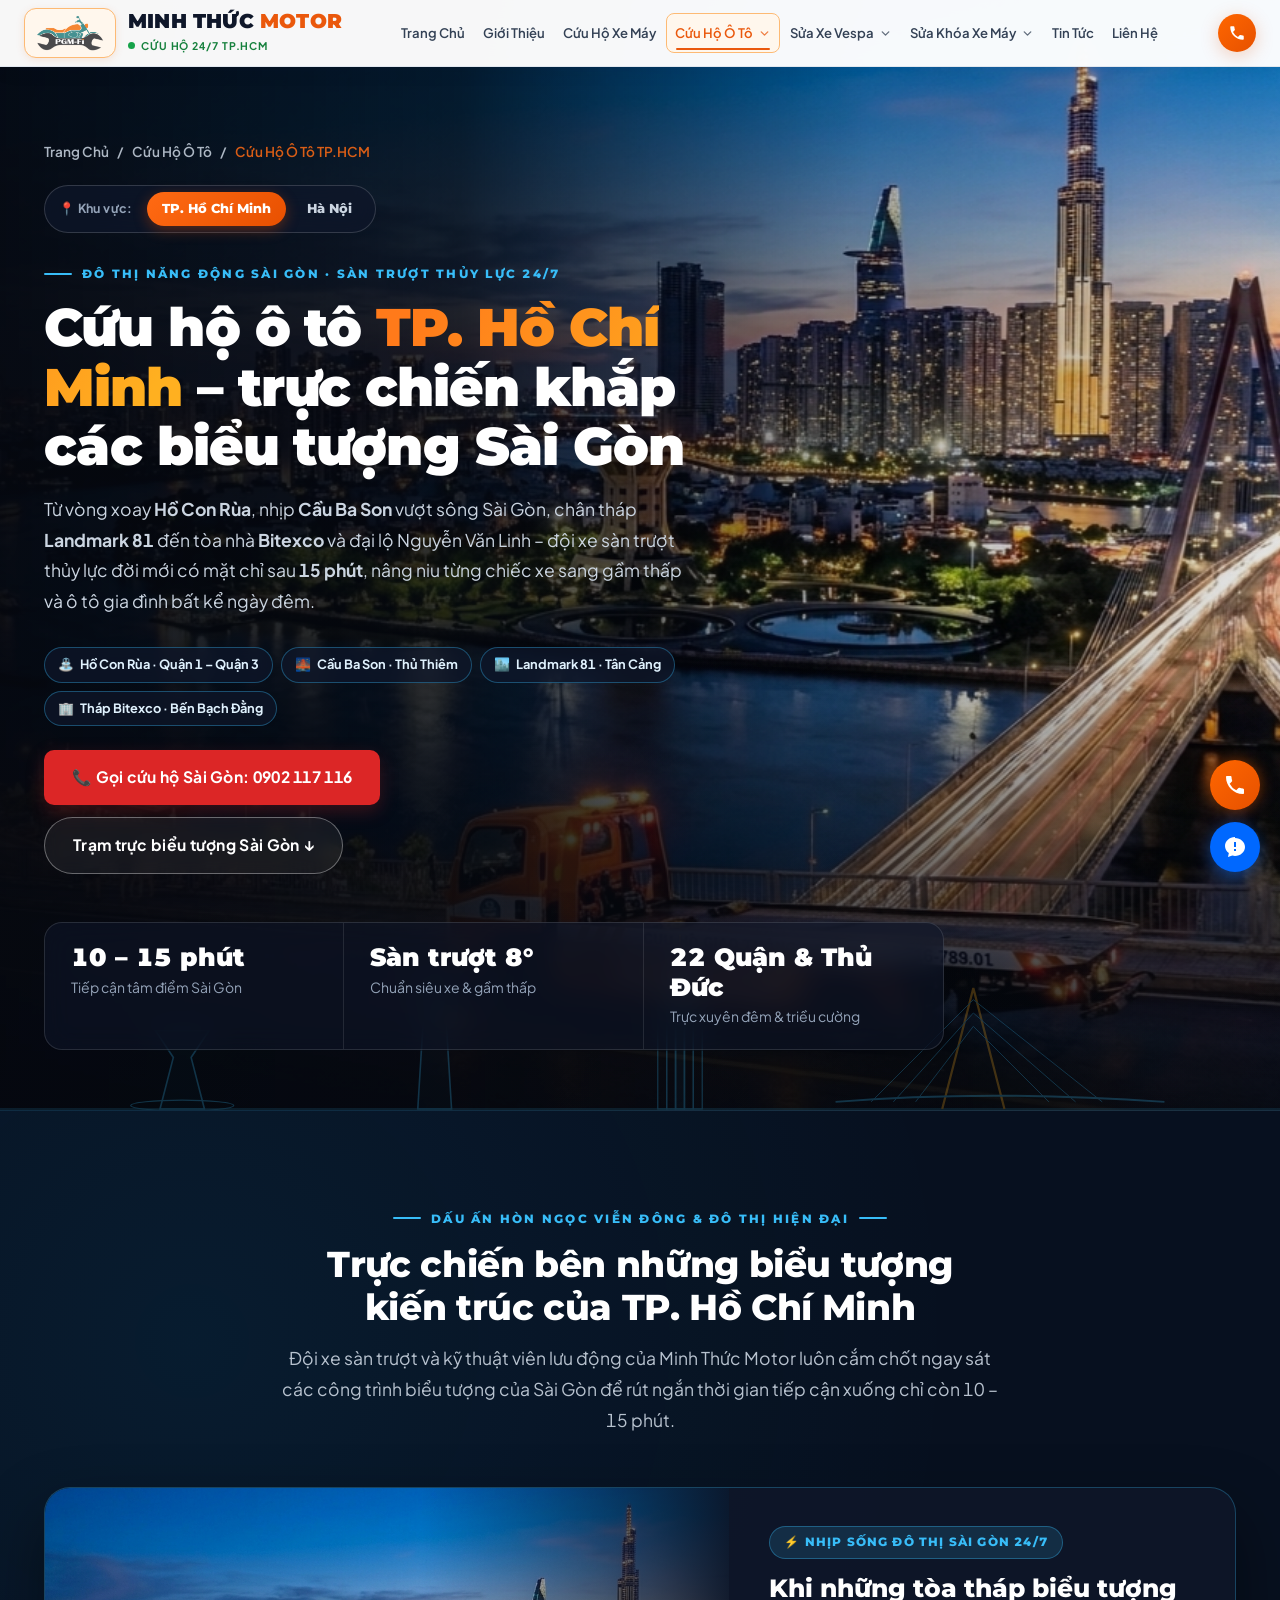
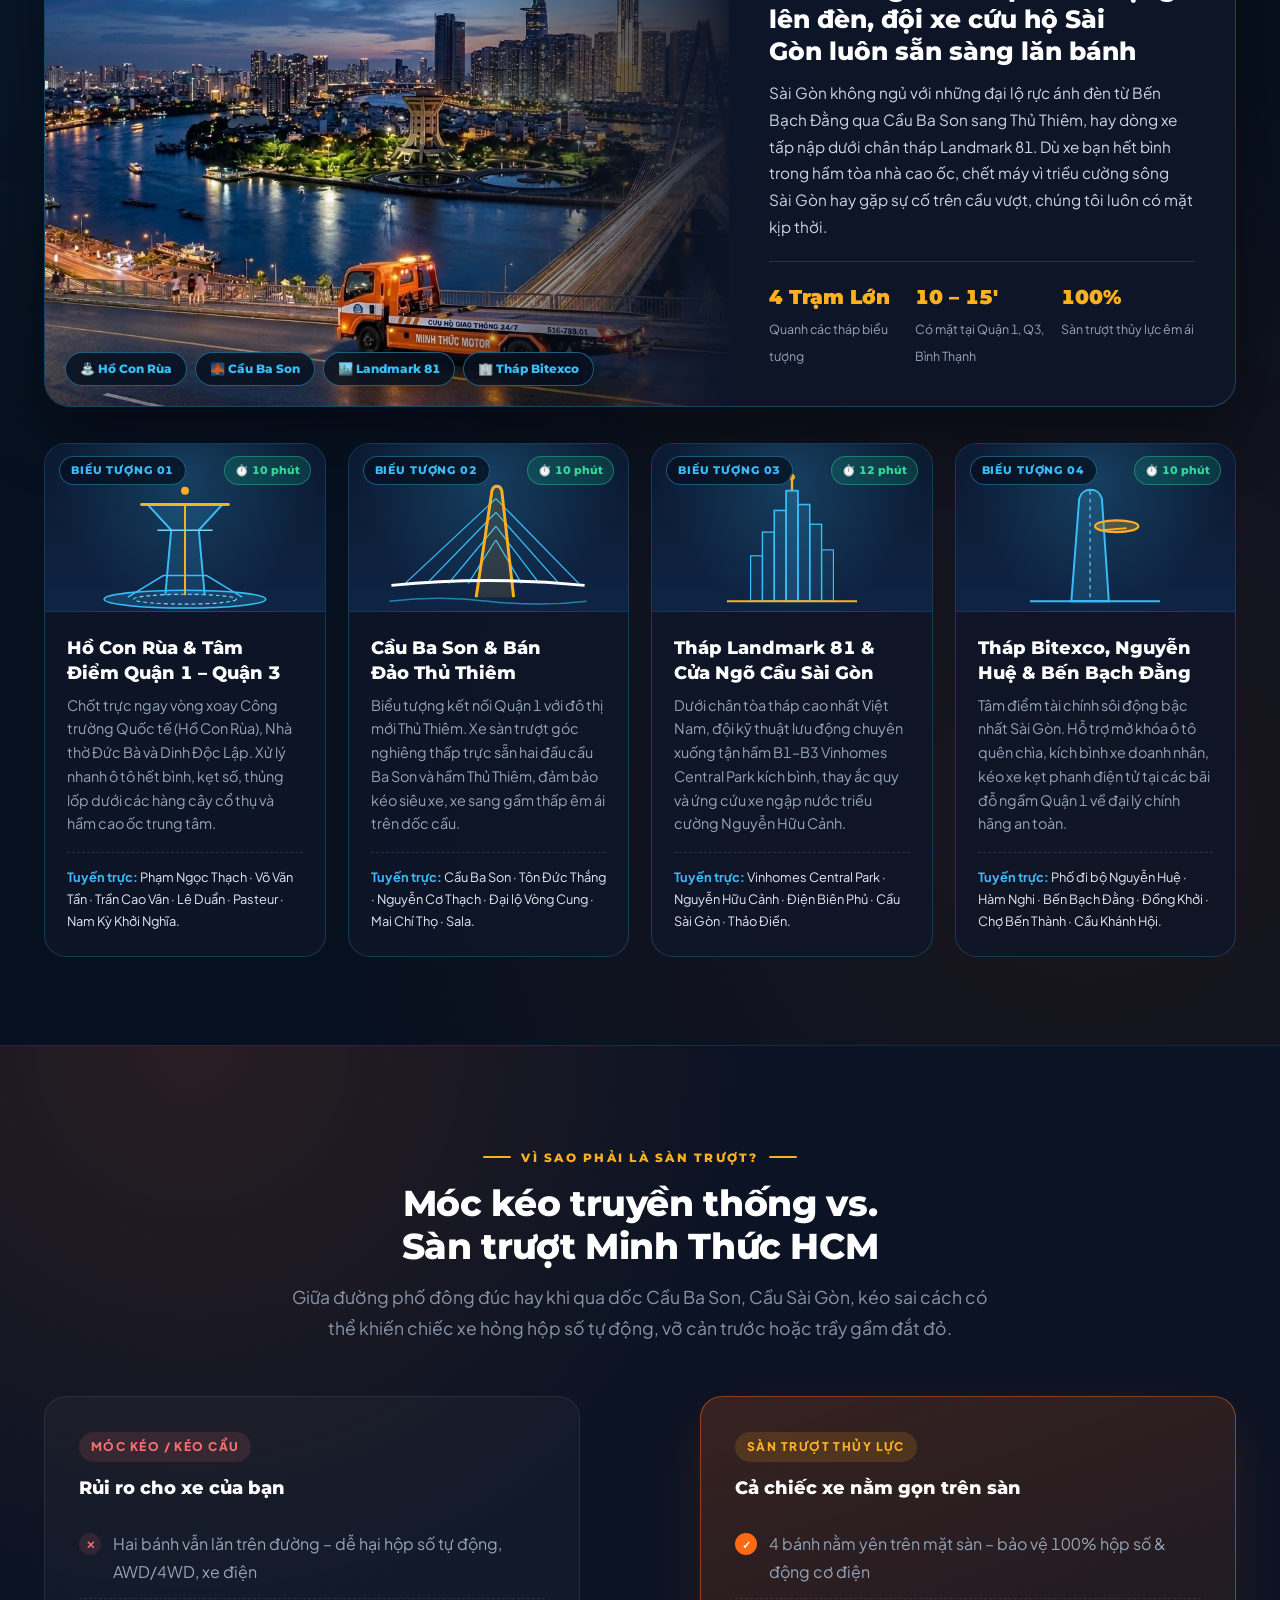
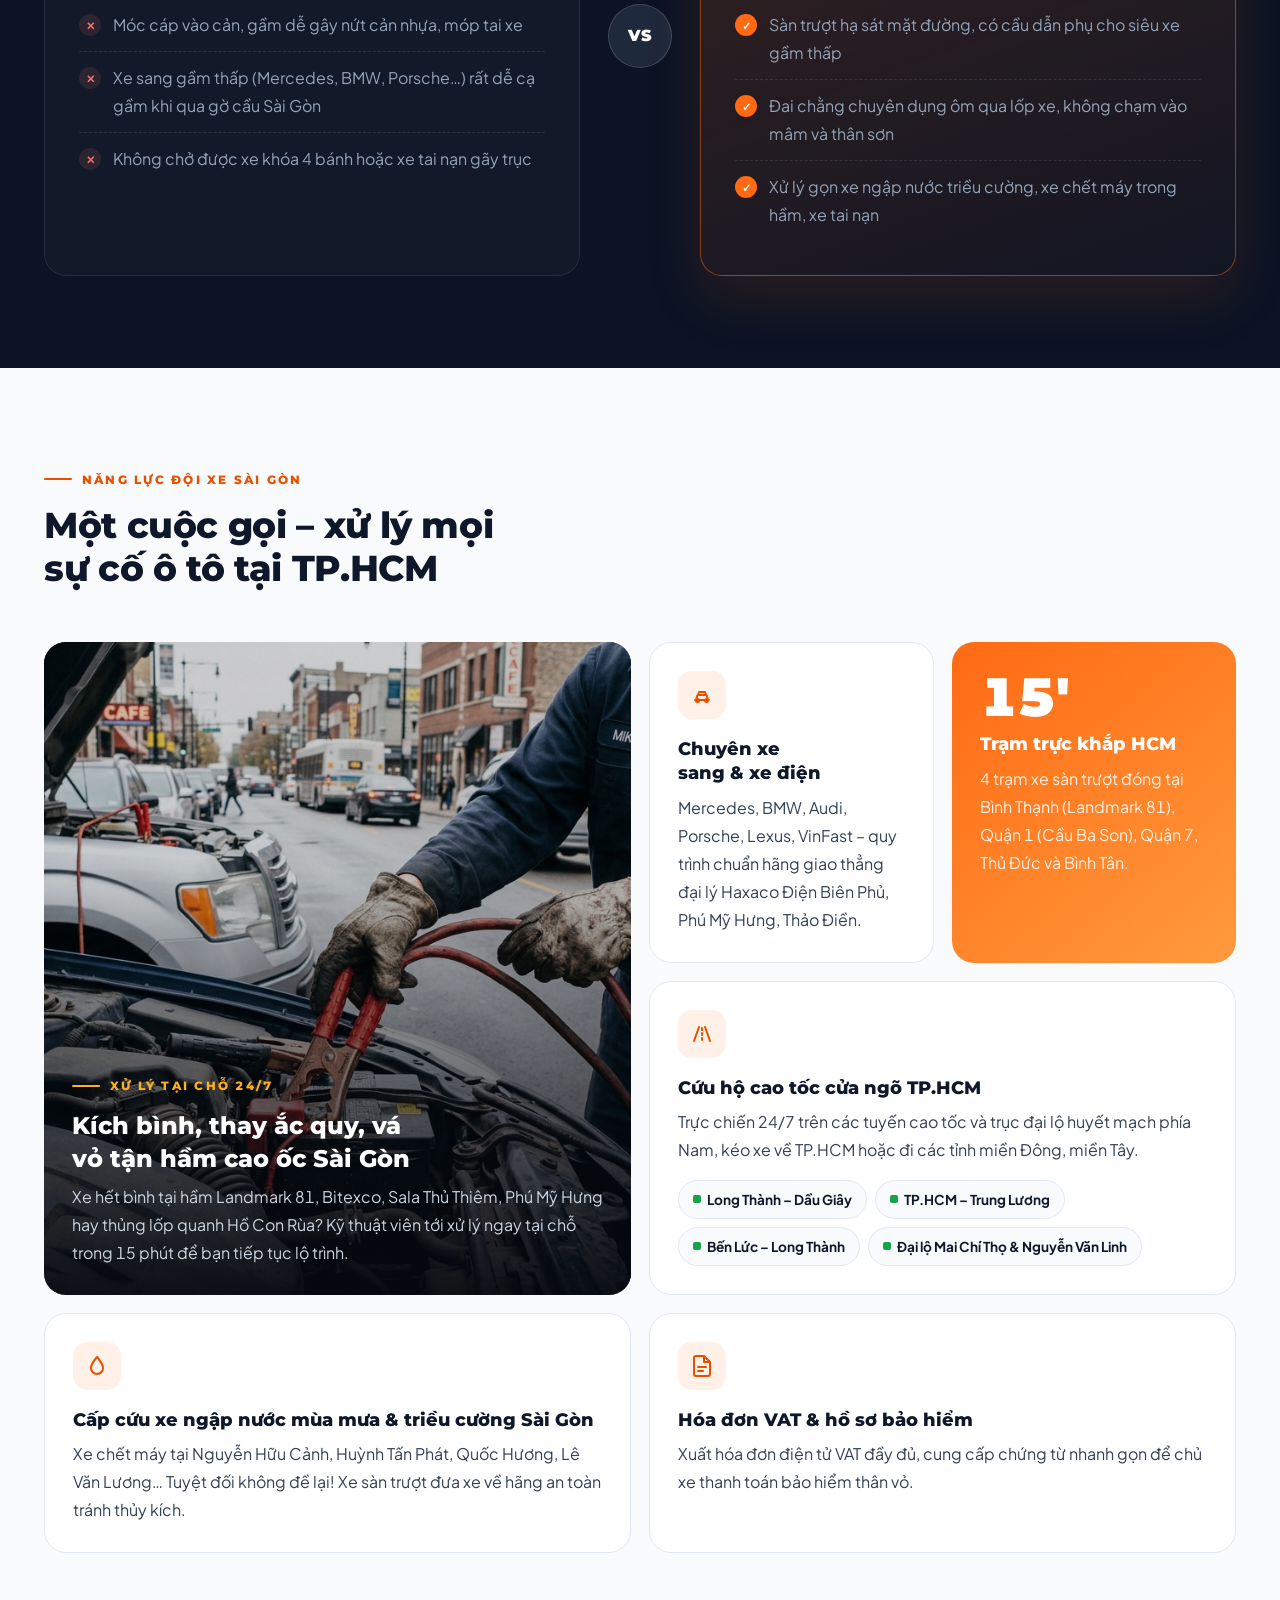
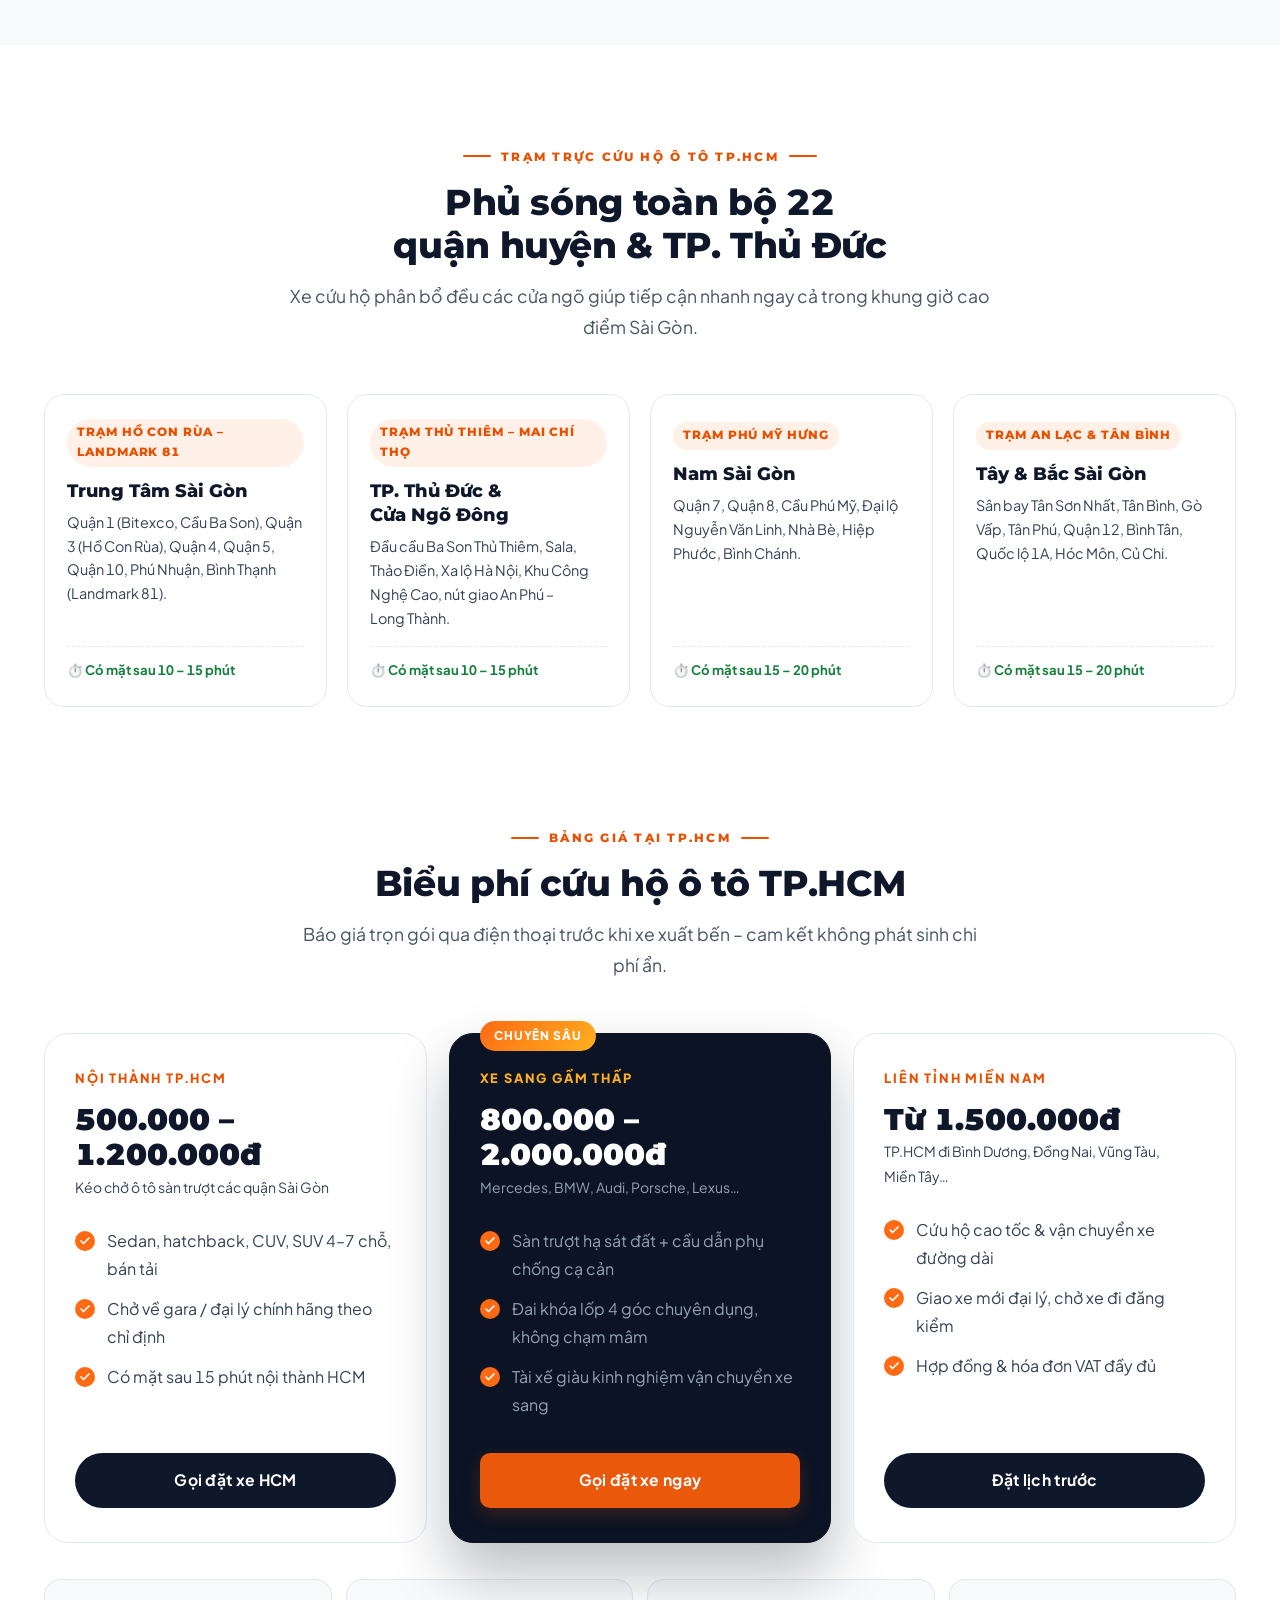
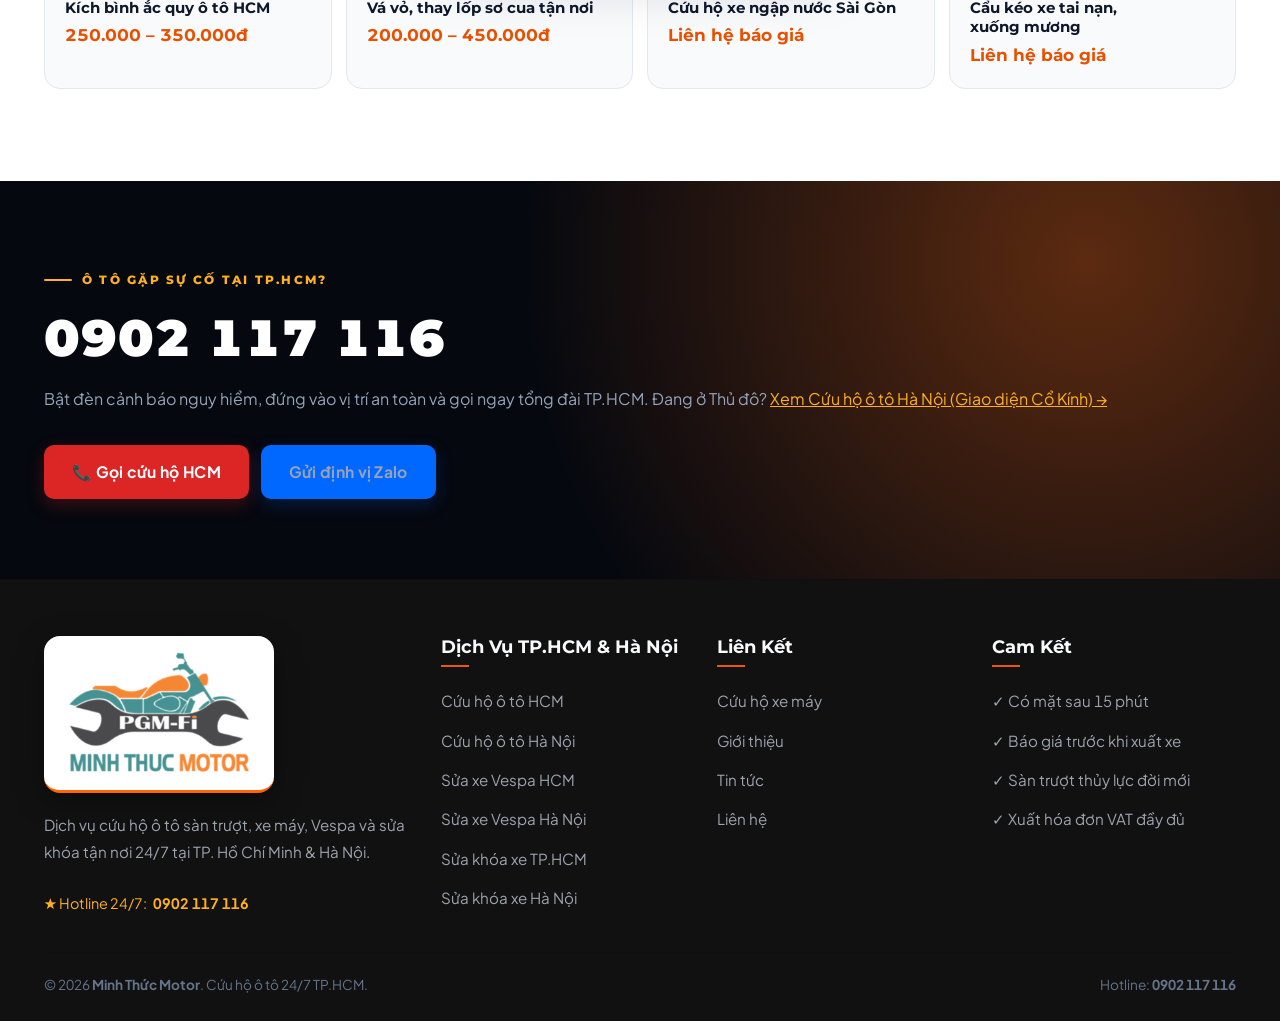
<file: cuu-ho-o-to-hcm.html>
<!DOCTYPE html>
<html lang="vi">

<head>
  <meta charset="UTF-8">
  <meta name="viewport" content="width=device-width, initial-scale=1.0">
  <title>Cứu Hộ Ô Tô HCM Sàn Trượt 24/7 | Hồ Con Rùa · Cầu Ba Son · Landmark 81 | Minh Thức Motor</title>
  <meta name="description"
    content="Dịch vụ cứu hộ ô tô HCM sàn trượt 24/7 khắp TP.HCM: Hồ Con Rùa, Cầu Ba Son, Landmark 81, Tháp Bitexco, Thủ Thiêm, Phú Mỹ Hưng và cao tốc. Có mặt sau 15 phút. Hotline: 0902117116.">
  <link rel="icon" href="images/logo-mark.png" type="image/png">
  <link rel="stylesheet" href="css/style.css">
  <link rel="stylesheet" href="css/pages.css">
  <link rel="preload" as="image" href="images/oto-hcm-skyline.jpg" fetchpriority="high">
  <script>document.documentElement.classList.add('js');</script>
</head>

<body class="pg pg-oto pg-oto-hcm">
  <!-- HEADER -->
  <header class="header scrolled" id="mainHeader">
    <div class="container nav-container">
      <a href="index.html" class="logo" id="brandLogo" aria-label="Minh Thức Motor - Trang chủ">
        <span class="logo-icon"><img src="images/logo-mark.png" alt="Biểu tượng Minh Thức Motor PGM-Fi" width="70" height="36"></span>
        <span class="logo-text">
          <span class="logo-title">MINH THỨC <span class="logo-highlight">MOTOR</span></span>
          <span class="logo-subtitle"><span class="live-indicator"></span> Cứu hộ 24/7 TP.HCM</span>
        </span>
      </a>
      <nav class="nav-menu" id="navMenu" aria-label="Menu chính">
        <a href="index.html" class="nav-link">Trang Chủ</a>
        <a href="gioi-thieu.html" class="nav-link">Giới Thiệu</a>
        <a href="cuu-ho-xe-may.html" class="nav-link">Cứu Hộ Xe Máy</a>
        <div class="nav-dropdown">
          <a href="cuu-ho-o-to.html" class="nav-link nav-dropdown-toggle active" aria-haspopup="true" aria-expanded="false">Cứu Hộ Ô Tô <svg class="nav-caret" width="13" height="13" viewBox="0 0 24 24" fill="none" stroke="currentColor" stroke-width="2.5" stroke-linecap="round" stroke-linejoin="round" aria-hidden="true"><polyline points="6 9 12 15 18 9"></polyline></svg></a>
          <div class="nav-dropdown-menu" role="menu">
            <a href="cuu-ho-o-to-hcm.html" class="nav-dropdown-item active" role="menuitem" aria-current="page"><span class="nav-city-badge">HCM</span><span>Cứu Hộ Ô Tô HCM</span></a>
            <a href="cuu-ho-o-to-ha-noi.html" class="nav-dropdown-item" role="menuitem"><span class="nav-city-badge nav-city-badge--hn">HN</span><span>Cứu Hộ Ô Tô Hà Nội</span></a>
          </div>
        </div>
        <div class="nav-dropdown">
          <a href="cuu-ho-xe-vespa.html" class="nav-link nav-dropdown-toggle" aria-haspopup="true" aria-expanded="false">Sửa Xe Vespa <svg class="nav-caret" width="13" height="13" viewBox="0 0 24 24" fill="none" stroke="currentColor" stroke-width="2.5" stroke-linecap="round" stroke-linejoin="round" aria-hidden="true"><polyline points="6 9 12 15 18 9"></polyline></svg></a>
          <div class="nav-dropdown-menu" role="menu">
            <a href="sua-xe-vespa-hcm.html" class="nav-dropdown-item" role="menuitem"><span class="nav-city-badge">HCM</span><span>Sửa Xe Vespa HCM</span></a>
            <a href="sua-xe-vespa-ha-noi.html" class="nav-dropdown-item" role="menuitem"><span class="nav-city-badge nav-city-badge--hn">HN</span><span>Sửa Xe Vespa Hà Nội</span></a>
          </div>
        </div>
        <div class="nav-dropdown">
          <a href="sua-khoa-xe-may.html" class="nav-link nav-dropdown-toggle" aria-haspopup="true" aria-expanded="false">Sửa Khóa Xe Máy <svg class="nav-caret" width="13" height="13" viewBox="0 0 24 24" fill="none" stroke="currentColor" stroke-width="2.5" stroke-linecap="round" stroke-linejoin="round" aria-hidden="true"><polyline points="6 9 12 15 18 9"></polyline></svg></a>
          <div class="nav-dropdown-menu" role="menu">
            <a href="sua-khoa-xe-tphcm.html" class="nav-dropdown-item" role="menuitem"><span class="nav-city-badge">HCM</span><span>Sửa Khóa Xe TP.HCM</span></a>
            <a href="sua-khoa-xe-ha-noi.html" class="nav-dropdown-item" role="menuitem"><span class="nav-city-badge nav-city-badge--hn">HN</span><span>Sửa Khóa Xe Hà Nội</span></a>
          </div>
        </div>
        <a href="tin-tuc.html" class="nav-link">Tin Tức</a>
        <a href="lien-he.html" class="nav-link">Liên Hệ</a>
      </nav>
      <div class="nav-actions">
        <a href="tel:0902117116" class="nav-hotline-btn" id="headerCallBtn" title="Gọi cứu hộ 24/7"><svg width="18" height="18" viewBox="0 0 24 24" fill="currentColor" aria-hidden="true"><path d="M20.01 15.38c-1.23 0-2.42-.2-3.53-.56a.977.977 0 0 0-1.01.24l-2.2 2.2a15.053 15.053 0 0 1-6.59-6.59l2.2-2.21a.96.96 0 0 0 .25-1A11.36 11.36 0 0 1 8.5 4c0-.55-.45-1-1-1H4c-.55 0-1 .45-1 1 0 9.39 7.61 17 17 17 .55 0 1-.45 1-1v-3.5c0-.55-.45-1-.99-1.12z"/></svg><span>0902 117 116</span></a>
        <button class="mobile-toggle" id="mobileMenuToggle" aria-label="Mở menu"><svg width="24" height="24" viewBox="0 0 24 24" fill="none" stroke="currentColor" stroke-width="2" aria-hidden="true"><line x1="3" y1="12" x2="21" y2="12"></line><line x1="3" y1="6" x2="21" y2="6"></line><line x1="3" y1="18" x2="21" y2="18"></line></svg></button>
      </div>
    </div>
  </header>

  <main>
    <!-- ==========================================================================
         1. HERO: ĐÔ THỊ HIỆN ĐẠI SÀI GÒN (HỒ CON RÙA · CẦU BA SON · LANDMARK 81 · BITEXCO)
         ========================================================================== -->
    <section class="oto-hero">
      <div class="oto-hero__bg">
        <img src="images/oto-hcm-skyline.jpg" alt="Xe cứu hộ ô tô sàn trượt Minh Thức Motor trực chiến trước toàn cảnh Cầu Ba Son, Hồ Con Rùa, Tháp Bitexco và Landmark 81 tại TP.HCM" fetchpriority="high">
      </div>
      <!-- Đường chân trời kiến trúc biểu tượng Sài Gòn -->
      <div class="oto-hero__skyline" aria-hidden="true">
        <svg viewBox="0 0 1440 200" fill="none" xmlns="http://www.w3.org/2000/svg" preserveAspectRatio="none">
          <path d="M0 198 H1440" stroke="#38BDF8" stroke-width="2" stroke-opacity="0.5"/>
          <!-- Hồ Con Rùa -->
          <path d="M180 198 L195 140 L175 110 H235 L215 140 L230 198 Z" stroke="#38BDF8" stroke-width="1.8" fill="rgba(56,189,248,0.08)"/>
          <ellipse cx="205" cy="194" rx="58" ry="6" stroke="#38BDF8" stroke-width="1.2"/>
          <!-- Tháp Bitexco -->
          <path d="M470 198 L478 68 C482 48 498 48 500 68 L508 198 Z" stroke="#38BDF8" stroke-width="1.8" fill="rgba(56,189,248,0.08)"/>
          <ellipse cx="514" cy="96" rx="18" ry="5" stroke="#FFB020" stroke-width="2" fill="rgba(255,176,32,0.2)"/>
          <!-- Landmark 81 -->
          <rect x="760" y="18" width="10" height="180" stroke="#38BDF8" stroke-width="1.8" fill="rgba(56,189,248,0.12)"/>
          <rect x="750" y="48" width="10" height="150" stroke="#38BDF8" stroke-width="1.5"/>
          <rect x="770" y="42" width="10" height="156" stroke="#38BDF8" stroke-width="1.5"/>
          <rect x="740" y="84" width="10" height="114" stroke="#38BDF8" stroke-width="1.4"/>
          <rect x="780" y="76" width="10" height="122" stroke="#38BDF8" stroke-width="1.4"/>
          <line x1="765" y1="2" x2="765" y2="18" stroke="#FFB020" stroke-width="2.2"/>
          <!-- Cầu dây văng Ba Son -->
          <path d="M1060 198 L1095 62 L1130 198" stroke="#FFB020" stroke-width="2.5"/>
          <line x1="1095" y1="75" x2="980" y2="190" stroke="#38BDF8" stroke-width="1.1"/>
          <line x1="1095" y1="90" x2="1005" y2="190" stroke="#38BDF8" stroke-width="1.1"/>
          <line x1="1095" y1="105" x2="1030" y2="190" stroke="#38BDF8" stroke-width="1.1"/>
          <line x1="1095" y1="75" x2="1240" y2="190" stroke="#38BDF8" stroke-width="1.1"/>
          <line x1="1095" y1="90" x2="1210" y2="190" stroke="#38BDF8" stroke-width="1.1"/>
          <line x1="1095" y1="105" x2="1180" y2="190" stroke="#38BDF8" stroke-width="1.1"/>
          <path d="M940 190 Q1110 176 1310 190" stroke="#38BDF8" stroke-width="2.2"/>
        </svg>
      </div>

      <div class="container">
        <div class="oto-hero__content" data-reveal>
          <nav class="crumb" aria-label="Breadcrumb"><a href="index.html">Trang Chủ</a><span aria-hidden="true">/</span><a href="cuu-ho-o-to.html">Cứu Hộ Ô Tô</a><span aria-hidden="true">/</span><span aria-current="page">Cứu Hộ Ô Tô TP.HCM</span></nav>
          <div class="region-switch" role="navigation" aria-label="Chọn khu vực cứu hộ ô tô">
            <span class="region-switch__label">📍 Khu vực:</span>
            <a href="cuu-ho-o-to-hcm.html" class="region-switch__btn is-active" aria-current="page">TP. Hồ Chí Minh</a>
            <a href="cuu-ho-o-to-ha-noi.html" class="region-switch__btn">Hà Nội</a>
          </div>
          <div><span class="kicker" style="--accent:#38BDF8">Đô thị năng động Sài Gòn · Sàn trượt thủy lực 24/7</span></div>
          <h1 class="h1">Cứu hộ ô tô <span class="grad-text">TP. Hồ Chí Minh</span> – trực chiến khắp các biểu tượng Sài Gòn</h1>
          <p class="lead">Từ vòng xoay <strong>Hồ Con Rùa</strong>, nhịp <strong>Cầu Ba Son</strong> vượt sông Sài Gòn, chân tháp <strong>Landmark 81</strong> đến tòa nhà <strong>Bitexco</strong> và đại lộ Nguyễn Văn Linh – đội xe sàn trượt thủy lực đời mới có mặt chỉ sau <strong>15 phút</strong>, nâng niu từng chiếc xe sang gầm thấp và ô tô gia đình bất kể ngày đêm.</p>

          <div class="oto-hero__city-pills" aria-label="Các địa danh trực chiến tại TP.HCM">
            <span class="oto-city-pill"><i>⛲</i> Hồ Con Rùa · Quận 1 – Quận 3</span>
            <span class="oto-city-pill"><i>🌉</i> Cầu Ba Son · Thủ Thiêm</span>
            <span class="oto-city-pill"><i>🏙️</i> Landmark 81 · Tân Cảng</span>
            <span class="oto-city-pill"><i>🏢</i> Tháp Bitexco · Bến Bạch Đằng</span>
          </div>

          <div class="btn-row">
            <a href="tel:0902117116" class="btn btn-emergency" id="otoHeroCall">📞 Gọi cứu hộ Sài Gòn: 0902 117 116</a>
            <a href="#bieu-tuong-sai-gon" class="btn btn-light-outline">Trạm trực biểu tượng Sài Gòn ↓</a>
          </div>
        </div>
        <div class="oto-specs" data-reveal="2">
          <div class="oto-spec"><b>10 – 15 phút</b><span>Tiếp cận tâm điểm Sài Gòn</span></div>
          <div class="oto-spec"><b>Sàn trượt 8°</b><span>Chuẩn siêu xe &amp; gầm thấp</span></div>
          <div class="oto-spec"><b>22 Quận &amp; Thủ Đức</b><span>Trực xuyên đêm &amp; triều cường</span></div>
        </div>
      </div>
    </section>

    <!-- ==========================================================================
         2. BIỂU TƯỢNG KIẾN TRÚC SÀI GÒN & ĐIỂM CHỐT TRỰC CỨU HỘ 24/7
         ========================================================================== -->
    <section class="oto-landmarks-sec" id="bieu-tuong-sai-gon">
      <div class="container">
        <div class="pg-head center" data-reveal>
          <span class="kicker" style="--accent:#38BDF8">Dấu ấn Hòn Ngọc Viễn Đông &amp; Đô thị hiện đại</span>
          <h2 class="h2">Trực chiến bên những biểu tượng kiến trúc của TP. Hồ Chí Minh</h2>
          <p class="lead">Đội xe sàn trượt và kỹ thuật viên lưu động của Minh Thức Motor luôn cắm chốt ngay sát các công trình biểu tượng của Sài Gòn để rút ngắn thời gian tiếp cận xuống chỉ còn 10 – 15 phút.</p>
        </div>

        <!-- Khung Panorama Toàn Cảnh Sài Gòn -->
        <div class="city-panorama-card" data-reveal>
          <div class="city-panorama-card__media">
            <img src="images/oto-hcm-skyline.jpg" alt="Toàn cảnh xe cứu hộ sàn trượt Minh Thức Motor bên Cầu Ba Son, Hồ Con Rùa, Bitexco và Landmark 81 tại TP.HCM" loading="lazy">
            <div class="city-panorama-card__overlay"></div>
            <div class="city-panorama-card__badges">
              <span>⛲ Hồ Con Rùa</span>
              <span>🌉 Cầu Ba Son</span>
              <span>🏙️ Landmark 81</span>
              <span>🏢 Tháp Bitexco</span>
            </div>
          </div>
          <div class="city-panorama-card__body">
            <span class="city-panorama-card__tag">⚡ NHỊP SỐNG ĐÔ THỊ SÀI GÒN 24/7</span>
            <h3 class="h3">Khi những tòa tháp biểu tượng lên đèn, đội xe cứu hộ Sài Gòn luôn sẵn sàng lăn bánh</h3>
            <p>Sài Gòn không ngủ với những đại lộ rực ánh đèn từ Bến Bạch Đằng qua Cầu Ba Son sang Thủ Thiêm, hay dòng xe tấp nập dưới chân tháp Landmark 81. Dù xe bạn hết bình trong hầm tòa nhà cao ốc, chết máy vì triều cường sông Sài Gòn hay gặp sự cố trên cầu vượt, chúng tôi luôn có mặt kịp thời.</p>
            <div class="city-panorama-card__stats">
              <div>
                <b>4 Trạm Lớn</b>
                <span>Quanh các tháp biểu tượng</span>
              </div>
              <div>
                <b>10 – 15'</b>
                <span>Có mặt tại Quận 1, Q3, Bình Thạnh</span>
              </div>
              <div>
                <b>100%</b>
                <span>Sàn trượt thủy lực êm ái</span>
              </div>
            </div>
          </div>
        </div>

        <!-- Lưới 4 Biểu Tượng Sài Gòn -->
        <div class="landmark-grid">
          <!-- Biểu tượng 1: Hồ Con Rùa -->
          <article class="landmark-card" data-reveal>
            <div class="landmark-card__art">
              <span class="landmark-card__tag">Biểu tượng 01</span>
              <span class="landmark-card__eta">⏱️ 10 phút</span>
              <!-- SVG Kiến trúc Tháp Hồ Con Rùa -->
              <svg viewBox="0 0 220 140" fill="none" xmlns="http://www.w3.org/2000/svg" aria-label="Minh họa Hồ Con Rùa Sài Gòn">
                <ellipse cx="110" cy="128" rx="82" ry="9" fill="rgba(56,189,248,0.18)" stroke="#38BDF8" stroke-width="1.6"/>
                <ellipse cx="110" cy="128" rx="52" ry="5" stroke="#7DD3FC" stroke-width="1.2" stroke-dasharray="4 3"/>
                <!-- Đường dẫn vòng bát giác -->
                <path d="M52 126 L88 104 H132 L168 126" stroke="#38BDF8" stroke-width="1.6"/>
                <!-- 5 Trụ bê tông xòe cánh hoa Hồ Con Rùa -->
                <path d="M90 124 L96 58 L72 32 H148 L124 58 L130 124" fill="rgba(56,189,248,0.15)" stroke="#38BDF8" stroke-width="2"/>
                <line x1="110" y1="32" x2="110" y2="124" stroke="#FFB020" stroke-width="2"/>
                <path d="M66 32 H154" stroke="#FFB020" stroke-width="3" stroke-linecap="round"/>
                <path d="M82 58 H138" stroke="#7DD3FC" stroke-width="1.6"/>
                <circle cx="110" cy="18" r="4" fill="#FFB020"/>
              </svg>
            </div>
            <div class="landmark-card__body">
              <h3 class="h3">Hồ Con Rùa &amp; Tâm Điểm Quận 1 – Quận 3</h3>
              <p>Chốt trực ngay vòng xoay Công trường Quốc tế (Hồ Con Rùa), Nhà thờ Đức Bà và Dinh Độc Lập. Xử lý nhanh ô tô hết bình, kẹt số, thủng lốp dưới các hàng cây cổ thụ và hầm cao ốc trung tâm.</p>
              <div class="landmark-card__routes">
                <strong>Tuyến trực:</strong> Phạm Ngọc Thạch · Võ Văn Tần · Trần Cao Vân · Lê Duẩn · Pasteur · Nam Kỳ Khởi Nghĩa.
              </div>
            </div>
          </article>

          <!-- Biểu tượng 2: Cầu Ba Son -->
          <article class="landmark-card" data-reveal="2">
            <div class="landmark-card__art">
              <span class="landmark-card__tag">Biểu tượng 02</span>
              <span class="landmark-card__eta">⏱️ 10 phút</span>
              <!-- SVG Kiến trúc Cầu Dây Văng Ba Son -->
              <svg viewBox="0 0 220 140" fill="none" xmlns="http://www.w3.org/2000/svg" aria-label="Minh họa Cầu Ba Son TP.HCM">
                <!-- Sông Sài Gòn -->
                <path d="M10 130 Q60 124 110 130 T210 130" stroke="#38BDF8" stroke-width="1.5" stroke-opacity="0.6"/>
                <!-- Dây văng -->
                <line x1="118" y1="26" x2="26" y2="112" stroke="#38BDF8" stroke-width="1.3"/>
                <line x1="118" y1="40" x2="48" y2="112" stroke="#38BDF8" stroke-width="1.3"/>
                <line x1="118" y1="54" x2="70" y2="112" stroke="#38BDF8" stroke-width="1.3"/>
                <line x1="118" y1="68" x2="90" y2="112" stroke="#38BDF8" stroke-width="1.3"/>
                <line x1="118" y1="26" x2="202" y2="112" stroke="#38BDF8" stroke-width="1.3"/>
                <line x1="118" y1="40" x2="182" y2="112" stroke="#38BDF8" stroke-width="1.3"/>
                <line x1="118" y1="54" x2="162" y2="112" stroke="#38BDF8" stroke-width="1.3"/>
                <line x1="118" y1="68" x2="144" y2="112" stroke="#38BDF8" stroke-width="1.3"/>
                <!-- Trụ tháp nghiêng chữ A Cầu Ba Son -->
                <path d="M98 126 L114 18 C116 12 122 12 124 18 L136 126" stroke="#FFB020" stroke-width="3" fill="rgba(255,176,32,0.12)"/>
                <!-- Mặt cầu -->
                <path d="M12 114 Q110 104 208 114" stroke="#FFFFFF" stroke-width="3"/>
              </svg>
            </div>
            <div class="landmark-card__body">
              <h3 class="h3">Cầu Ba Son &amp; Bán Đảo Thủ Thiêm</h3>
              <p>Biểu tượng kết nối Quận 1 với đô thị mới Thủ Thiêm. Xe sàn trượt góc nghiêng thấp trực sẵn hai đầu cầu Ba Son và hầm Thủ Thiêm, đảm bảo kéo siêu xe, xe sang gầm thấp êm ái trên dốc cầu.</p>
              <div class="landmark-card__routes">
                <strong>Tuyến trực:</strong> Cầu Ba Son · Tôn Đức Thắng · Nguyễn Cơ Thạch · Đại lộ Vòng Cung · Mai Chí Thọ · Sala.
              </div>
            </div>
          </article>

          <!-- Biểu tượng 3: Landmark 81 -->
          <article class="landmark-card" data-reveal="3">
            <div class="landmark-card__art">
              <span class="landmark-card__tag">Biểu tượng 03</span>
              <span class="landmark-card__eta">⏱️ 12 phút</span>
              <!-- SVG Kiến trúc Tháp Tre Landmark 81 -->
              <svg viewBox="0 0 220 140" fill="none" xmlns="http://www.w3.org/2000/svg" aria-label="Minh họa Tháp Landmark 81">
                <line x1="110" y1="4" x2="110" y2="18" stroke="#FFB020" stroke-width="2.4"/>
                <circle cx="110" cy="4" r="3" fill="#FFB020"/>
                <!-- Các bó ống tre vươn cao -->
                <rect x="104" y="18" width="12" height="112" fill="rgba(56,189,248,0.22)" stroke="#38BDF8" stroke-width="1.8"/>
                <rect x="92" y="38" width="12" height="92" fill="rgba(56,189,248,0.15)" stroke="#38BDF8" stroke-width="1.6"/>
                <rect x="116" y="32" width="12" height="98" fill="rgba(56,189,248,0.15)" stroke="#38BDF8" stroke-width="1.6"/>
                <rect x="80" y="60" width="12" height="70" fill="rgba(56,189,248,0.1)" stroke="#38BDF8" stroke-width="1.4"/>
                <rect x="128" y="52" width="12" height="78" fill="rgba(56,189,248,0.1)" stroke="#38BDF8" stroke-width="1.4"/>
                <rect x="68" y="84" width="12" height="46" fill="rgba(56,189,248,0.07)" stroke="#38BDF8" stroke-width="1.2"/>
                <rect x="140" y="78" width="12" height="52" fill="rgba(56,189,248,0.07)" stroke="#38BDF8" stroke-width="1.2"/>
                <line x1="44" y1="130" x2="176" y2="130" stroke="#FFB020" stroke-width="2"/>
              </svg>
            </div>
            <div class="landmark-card__body">
              <h3 class="h3">Tháp Landmark 81 &amp; Cửa Ngõ Cầu Sài Gòn</h3>
              <p>Dưới chân tòa tháp cao nhất Việt Nam, đội kỹ thuật lưu động chuyên xuống tận hầm B1–B3 Vinhomes Central Park kích bình, thay ắc quy và ứng cứu xe ngập nước triều cường Nguyễn Hữu Cảnh.</p>
              <div class="landmark-card__routes">
                <strong>Tuyến trực:</strong> Vinhomes Central Park · Nguyễn Hữu Cảnh · Điện Biên Phủ · Cầu Sài Gòn · Thảo Điền.
              </div>
            </div>
          </article>

          <!-- Biểu tượng 4: Tháp Bitexco & Bến Bạch Đằng -->
          <article class="landmark-card" data-reveal="4">
            <div class="landmark-card__art">
              <span class="landmark-card__tag">Biểu tượng 04</span>
              <span class="landmark-card__eta">⏱️ 10 phút</span>
              <!-- SVG Kiến trúc Tháp Bitexco Búp Sen -->
              <svg viewBox="0 0 220 140" fill="none" xmlns="http://www.w3.org/2000/svg" aria-label="Minh họa Tháp Bitexco Sài Gòn">
                <!-- Tòa tháp búp sen -->
                <path d="M86 130 L94 26 C97 14 114 14 117 26 L124 130 Z" fill="rgba(56,189,248,0.18)" stroke="#38BDF8" stroke-width="2"/>
                <!-- Sân đỗ trực thăng vươn ra -->
                <ellipse cx="132" cy="54" rx="22" ry="6" fill="rgba(255,176,32,0.28)" stroke="#FFB020" stroke-width="2.2"/>
                <path d="M118 58 L142 56" stroke="#FFB020" stroke-width="1.8"/>
                <!-- Đường gân kính -->
                <line x1="105" y1="18" x2="105" y2="130" stroke="#7DD3FC" stroke-width="1.1" stroke-dasharray="4 4"/>
                <line x1="44" y1="130" x2="176" y2="130" stroke="#38BDF8" stroke-width="2"/>
              </svg>
            </div>
            <div class="landmark-card__body">
              <h3 class="h3">Tháp Bitexco, Nguyễn Huệ &amp; Bến Bạch Đằng</h3>
              <p>Tâm điểm tài chính sôi động bậc nhất Sài Gòn. Hỗ trợ mở khóa ô tô quên chìa, kích bình xe doanh nhân, kéo xe kẹt phanh điện tử tại các bãi đỗ ngầm Quận 1 về đại lý chính hãng an toàn.</p>
              <div class="landmark-card__routes">
                <strong>Tuyến trực:</strong> Phố đi bộ Nguyễn Huệ · Hàm Nghi · Bến Bạch Đằng · Đồng Khởi · Chợ Bến Thành · Cầu Khánh Hội.
              </div>
            </div>
          </article>
        </div>
      </div>
    </section>

    <!-- SO SÁNH: sàn trượt vs móc kéo -->
    <section class="pg-section oto-compare">
      <div class="container">
        <div class="pg-head center" data-reveal>
          <span class="kicker">Vì sao phải là sàn trượt?</span>
          <h2 class="h2">Móc kéo truyền thống vs. Sàn trượt Minh Thức HCM</h2>
          <p class="lead">Giữa đường phố đông đúc hay khi qua dốc Cầu Ba Son, Cầu Sài Gòn, kéo sai cách có thể khiến chiếc xe hỏng hộp số tự động, vỡ cản trước hoặc trầy gầm đắt đỏ.</p>
        </div>
        <div class="oto-vs">
          <div class="oto-vs__card" data-reveal>
            <span class="oto-vs__tag">Móc kéo / kéo cẩu</span>
            <h3 class="h3">Rủi ro cho xe của bạn</h3>
            <ul>
              <li>Hai bánh vẫn lăn trên đường – dễ hại hộp số tự động, AWD/4WD, xe điện</li>
              <li>Móc cáp vào cản, gầm dễ gây nứt cản nhựa, móp tai xe</li>
              <li>Xe sang gầm thấp (Mercedes, BMW, Porsche…) rất dễ cạ gầm khi qua gờ cầu Sài Gòn</li>
              <li>Không chở được xe khóa 4 bánh hoặc xe tai nạn gãy trục</li>
            </ul>
          </div>
          <div class="oto-vs__mid" aria-hidden="true">VS</div>
          <div class="oto-vs__card oto-vs__card--good" data-reveal="2">
            <span class="oto-vs__tag">Sàn trượt thủy lực</span>
            <h3 class="h3">Cả chiếc xe nằm gọn trên sàn</h3>
            <ul>
              <li>4 bánh nằm yên trên mặt sàn – bảo vệ 100% hộp số &amp; động cơ điện</li>
              <li>Sàn trượt hạ sát mặt đường, có cầu dẫn phụ cho siêu xe gầm thấp</li>
              <li>Đai chằng chuyên dụng ôm qua lốp xe, không chạm vào mâm và thân sơn</li>
              <li>Xử lý gọn xe ngập nước triều cường, xe chết máy trong hầm, xe tai nạn</li>
            </ul>
          </div>
        </div>
      </div>
    </section>

    <!-- BENTO: năng lực TP.HCM -->
    <section class="pg-section oto-bento-sec">
      <div class="container">
        <div class="pg-head left" data-reveal>
          <span class="kicker">Năng lực đội xe Sài Gòn</span>
          <h2 class="h2">Một cuộc gọi – xử lý mọi sự cố ô tô tại TP.HCM</h2>
        </div>
        <div class="oto-bento">
          <article class="bento bento--big bento--img" data-reveal>
            <img src="images/battery_service.jpg" alt="Kỹ thuật viên kích bình ắc quy ô tô tận nơi tại TP.HCM" loading="lazy">
            <span class="kicker" style="--accent:#FFB020">Xử lý tại chỗ 24/7</span>
            <h3 class="h3" style="font-size:1.5rem">Kích bình, thay ắc quy, vá vỏ tận hầm cao ốc Sài Gòn</h3>
            <p>Xe hết bình tại hầm Landmark 81, Bitexco, Sala Thủ Thiêm, Phú Mỹ Hưng hay thủng lốp quanh Hồ Con Rùa? Kỹ thuật viên tới xử lý ngay tại chỗ trong 15 phút để bạn tiếp tục lộ trình.</p>
          </article>
          <article class="bento" data-reveal="2">
            <div class="bento__ico"><svg width="24" height="24" viewBox="0 0 24 24" fill="none" stroke="currentColor" stroke-width="2" stroke-linecap="round" stroke-linejoin="round" aria-hidden="true"><path d="M5 17h14M6 17l1.5-5h9L18 17M8 12l1-3h6l1 3"/><circle cx="7.5" cy="17.5" r="1.5"/><circle cx="16.5" cy="17.5" r="1.5"/></svg></div>
            <h3 class="h3">Chuyên xe sang &amp; xe điện</h3>
            <p>Mercedes, BMW, Audi, Porsche, Lexus, VinFast – quy trình chuẩn hãng giao thẳng đại lý Haxaco Điện Biên Phủ, Phú Mỹ Hưng, Thảo Điền.</p>
          </article>
          <article class="bento bento--accent" data-reveal="3">
            <div class="bento__num">15'</div>
            <h3 class="h3">Trạm trực khắp HCM</h3>
            <p>4 trạm xe sàn trượt đóng tại Bình Thạnh (Landmark 81), Quận 1 (Cầu Ba Son), Quận 7, Thủ Đức và Bình Tân.</p>
          </article>
          <article class="bento bento--wide" data-reveal="2">
            <div class="bento__ico"><svg width="24" height="24" viewBox="0 0 24 24" fill="none" stroke="currentColor" stroke-width="2" stroke-linecap="round" stroke-linejoin="round" aria-hidden="true"><path d="M4 19 9 5M20 19 15 5M12 6v2M12 11v2M12 16v2"/></svg></div>
            <h3 class="h3">Cứu hộ cao tốc cửa ngõ TP.HCM</h3>
            <p>Trực chiến 24/7 trên các tuyến cao tốc và trục đại lộ huyết mạch phía Nam, kéo xe về TP.HCM hoặc đi các tỉnh miền Đông, miền Tây.</p>
            <div class="road-chips">
              <span>Long Thành – Dầu Giây</span><span>TP.HCM – Trung Lương</span><span>Bến Lức – Long Thành</span><span>Đại lộ Mai Chí Thọ &amp; Nguyễn Văn Linh</span>
            </div>
          </article>
          <article class="bento bento--wide" data-reveal="3">
            <div class="bento__ico"><svg width="24" height="24" viewBox="0 0 24 24" fill="none" stroke="currentColor" stroke-width="2" stroke-linecap="round" stroke-linejoin="round" aria-hidden="true"><path d="M12 3s-6 7-6 11a6 6 0 0 0 12 0c0-4-6-11-6-11z"/></svg></div>
            <h3 class="h3">Cấp cứu xe ngập nước mùa mưa &amp; triều cường Sài Gòn</h3>
            <p>Xe chết máy tại Nguyễn Hữu Cảnh, Huỳnh Tấn Phát, Quốc Hương, Lê Văn Lương… Tuyệt đối không đề lại! Xe sàn trượt đưa xe về hãng an toàn tránh thủy kích.</p>
          </article>
          <article class="bento bento--wide" data-reveal="4">
            <div class="bento__ico"><svg width="24" height="24" viewBox="0 0 24 24" fill="none" stroke="currentColor" stroke-width="2" stroke-linecap="round" stroke-linejoin="round" aria-hidden="true"><path d="M14 2H6a2 2 0 0 0-2 2v16a2 2 0 0 0 2 2h12a2 2 0 0 0 2-2V8z"/><path d="M14 2v6h6M8 13h8M8 17h5"/></svg></div>
            <h3 class="h3">Hóa đơn VAT &amp; hồ sơ bảo hiểm</h3>
            <p>Xuất hóa đơn điện tử VAT đầy đủ, cung cấp chứng từ nhanh gọn để chủ xe thanh toán bảo hiểm thân vỏ.</p>
          </article>
        </div>
      </div>
    </section>

    <!-- KHU VỰC TRỰC CHIẾN TP.HCM -->
    <section class="pg-section" style="background:#FFFFFF; padding-bottom: 20px;">
      <div class="container">
        <div class="pg-head center" data-reveal>
          <span class="kicker">Trạm trực cứu hộ ô tô TP.HCM</span>
          <h2 class="h2">Phủ sóng toàn bộ 22 quận huyện &amp; TP. Thủ Đức</h2>
          <p class="lead">Xe cứu hộ phân bổ đều các cửa ngõ giúp tiếp cận nhanh ngay cả trong khung giờ cao điểm Sài Gòn.</p>
        </div>
        <div class="region-zones-grid">
          <div class="region-zone-card" data-reveal>
            <div>
              <span class="region-zone-card__tag">TRẠM HỒ CON RÙA – LANDMARK 81</span>
              <h3 class="h3">Trung Tâm Sài Gòn</h3>
              <p>Quận 1 (Bitexco, Cầu Ba Son), Quận 3 (Hồ Con Rùa), Quận 4, Quận 5, Quận 10, Phú Nhuận, Bình Thạnh (Landmark 81).</p>
            </div>
            <div class="region-zone-card__eta">⏱️ Có mặt sau 10 – 15 phút</div>
          </div>
          <div class="region-zone-card" data-reveal="2">
            <div>
              <span class="region-zone-card__tag">TRẠM THỦ THIÊM – MAI CHÍ THỌ</span>
              <h3 class="h3">TP. Thủ Đức &amp; Cửa Ngõ Đông</h3>
              <p>Đầu cầu Ba Son Thủ Thiêm, Sala, Thảo Điền, Xa lộ Hà Nội, Khu Công Nghệ Cao, nút giao An Phú – Long Thành.</p>
            </div>
            <div class="region-zone-card__eta">⏱️ Có mặt sau 10 – 15 phút</div>
          </div>
          <div class="region-zone-card" data-reveal="3">
            <div>
              <span class="region-zone-card__tag">TRẠM PHÚ MỸ HƯNG</span>
              <h3 class="h3">Nam Sài Gòn</h3>
              <p>Quận 7, Quận 8, Cầu Phú Mỹ, Đại lộ Nguyễn Văn Linh, Nhà Bè, Hiệp Phước, Bình Chánh.</p>
            </div>
            <div class="region-zone-card__eta">⏱️ Có mặt sau 15 – 20 phút</div>
          </div>
          <div class="region-zone-card" data-reveal="4">
            <div>
              <span class="region-zone-card__tag">TRẠM AN LẠC &amp; TÂN BÌNH</span>
              <h3 class="h3">Tây &amp; Bắc Sài Gòn</h3>
              <p>Sân bay Tân Sơn Nhất, Tân Bình, Gò Vấp, Tân Phú, Quận 12, Bình Tân, Quốc lộ 1A, Hóc Môn, Củ Chi.</p>
            </div>
            <div class="region-zone-card__eta">⏱️ Có mặt sau 15 – 20 phút</div>
          </div>
        </div>
      </div>
    </section>

    <!-- BẢNG GIÁ: dạng gói -->
    <section class="pg-section oto-price-sec" id="bang-gia-o-to">
      <div class="container">
        <div class="pg-head center" data-reveal>
          <span class="kicker">Bảng giá tại TP.HCM</span>
          <h2 class="h2">Biểu phí cứu hộ ô tô TP.HCM</h2>
          <p class="lead">Báo giá trọn gói qua điện thoại trước khi xe xuất bến – cam kết không phát sinh chi phí ẩn.</p>
        </div>
        <div class="oto-tiers">
          <div class="tier" data-reveal>
            <span class="tier__name">Nội thành TP.HCM</span>
            <div class="tier__price">500.000 – 1.200.000đ</div>
            <p class="tier__unit">Kéo chở ô tô sàn trượt các quận Sài Gòn</p>
            <ul class="check-list">
              <li>Sedan, hatchback, CUV, SUV 4–7 chỗ, bán tải</li>
              <li>Chở về gara / đại lý chính hãng theo chỉ định</li>
              <li>Có mặt sau 15 phút nội thành HCM</li>
            </ul>
            <a href="tel:0902117116" class="btn btn-ink">Gọi đặt xe HCM</a>
          </div>
          <div class="tier tier--hot" data-reveal="2">
            <span class="tier__badge">Chuyên sâu</span>
            <span class="tier__name">Xe sang gầm thấp</span>
            <div class="tier__price">800.000 – 2.000.000đ</div>
            <p class="tier__unit">Mercedes, BMW, Audi, Porsche, Lexus…</p>
            <ul class="check-list">
              <li>Sàn trượt hạ sát đất + cầu dẫn phụ chống cạ cản</li>
              <li>Đai khóa lốp 4 góc chuyên dụng, không chạm mâm</li>
              <li>Tài xế giàu kinh nghiệm vận chuyển xe sang</li>
            </ul>
            <a href="tel:0902117116" class="btn btn-primary">Gọi đặt xe ngay</a>
          </div>
          <div class="tier" data-reveal="3">
            <span class="tier__name">Liên tỉnh miền Nam</span>
            <div class="tier__price">Từ 1.500.000đ</div>
            <p class="tier__unit">TP.HCM đi Bình Dương, Đồng Nai, Vũng Tàu, Miền Tây…</p>
            <ul class="check-list">
              <li>Cứu hộ cao tốc &amp; vận chuyển xe đường dài</li>
              <li>Giao xe mới đại lý, chở xe đi đăng kiểm</li>
              <li>Hợp đồng &amp; hóa đơn VAT đầy đủ</li>
            </ul>
            <a href="lien-he.html" class="btn btn-ink">Đặt lịch trước</a>
          </div>
        </div>
        <div class="oto-extras" data-reveal>
          <div class="oto-extra"><h3>Kích bình ắc quy ô tô HCM</h3><b>250.000 – 350.000đ</b></div>
          <div class="oto-extra"><h3>Vá vỏ, thay lốp sơ cua tận nơi</h3><b>200.000 – 450.000đ</b></div>
          <div class="oto-extra"><h3>Cứu hộ xe ngập nước Sài Gòn</h3><b>Liên hệ báo giá</b></div>
          <div class="oto-extra"><h3>Cẩu kéo xe tai nạn, xuống mương</h3><b>Liên hệ báo giá</b></div>
        </div>
      </div>
    </section>

    <!-- CTA -->
    <section class="oto-cta">
      <div class="container oto-cta__inner">
        <div data-reveal>
          <span class="kicker" style="--accent:#FFB020">Ô tô gặp sự cố tại TP.HCM?</span>
          <a href="tel:0902117116" class="big-phone">0902 117 116</a>
          <p>Bật đèn cảnh báo nguy hiểm, đứng vào vị trí an toàn và gọi ngay tổng đài TP.HCM. Đang ở Thủ đô? <a href="cuu-ho-o-to-ha-noi.html" style="color:#FFB020;text-decoration:underline;">Xem Cứu hộ ô tô Hà Nội (Giao diện Cổ Kính) →</a></p>
        </div>
        <div class="btn-row" data-reveal="2">
          <a href="tel:0902117116" class="btn btn-emergency">📞 Gọi cứu hộ HCM</a>
          <a href="https://zalo.me/0902117116" target="_blank" rel="noopener noreferrer" class="btn btn-zalo">Gửi định vị Zalo</a>
        </div>
      </div>
    </section>
  </main>

  <!-- FOOTER -->
  <footer class="footer">
    <div class="container">
      <div class="footer-grid">
        <div class="footer-brand">
          <a href="index.html" class="footer-logo-card" aria-label="Minh Thức Motor - Trang chủ"><img src="images/logo-full.png" alt="Logo Minh Thức Motor" width="190" height="125" loading="lazy"></a>
          <p>Dịch vụ cứu hộ ô tô sàn trượt, xe máy, Vespa và sửa khóa tận nơi 24/7 tại TP. Hồ Chí Minh &amp; Hà Nội.</p>
          <a href="tel:0902117116" class="footer-hotline">★ Hotline 24/7: <strong>0902 117 116</strong></a>
        </div>
        <div>
          <h4 class="footer-title">Dịch Vụ TP.HCM &amp; Hà Nội</h4>
          <div class="footer-links">
            <a href="cuu-ho-o-to-hcm.html" class="footer-link">Cứu hộ ô tô HCM</a>
            <a href="cuu-ho-o-to-ha-noi.html" class="footer-link">Cứu hộ ô tô Hà Nội</a>
            <a href="sua-xe-vespa-hcm.html" class="footer-link">Sửa xe Vespa HCM</a>
            <a href="sua-xe-vespa-ha-noi.html" class="footer-link">Sửa xe Vespa Hà Nội</a>
            <a href="sua-khoa-xe-tphcm.html" class="footer-link">Sửa khóa xe TP.HCM</a>
            <a href="sua-khoa-xe-ha-noi.html" class="footer-link">Sửa khóa xe Hà Nội</a>
          </div>
        </div>
        <div>
          <h4 class="footer-title">Liên Kết</h4>
          <div class="footer-links">
            <a href="cuu-ho-xe-may.html" class="footer-link">Cứu hộ xe máy</a>
            <a href="gioi-thieu.html" class="footer-link">Giới thiệu</a>
            <a href="tin-tuc.html" class="footer-link">Tin tức</a>
            <a href="lien-he.html" class="footer-link">Liên hệ</a>
          </div>
        </div>
        <div>
          <h4 class="footer-title">Cam Kết</h4>
          <div class="footer-links">
            <span class="footer-link">✓ Có mặt sau 15 phút</span>
            <span class="footer-link">✓ Báo giá trước khi xuất xe</span>
            <span class="footer-link">✓ Sàn trượt thủy lực đời mới</span>
            <span class="footer-link">✓ Xuất hóa đơn VAT đầy đủ</span>
          </div>
        </div>
      </div>
      <div class="footer-bottom"><div>© <span data-year>2026</span> <strong>Minh Thức Motor</strong>. Cứu hộ ô tô 24/7 TP.HCM.</div><div>Hotline: <strong>0902 117 116</strong></div></div>
    </div>
  </footer>

  <div class="floating-actions">
    <a href="tel:0902117116" class="float-btn float-call" aria-label="Gọi ngay"><svg width="24" height="24" viewBox="0 0 24 24" fill="currentColor" aria-hidden="true"><path d="M20.01 15.38c-1.23 0-2.42-.2-3.53-.56a.977.977 0 0 0-1.01.24l-2.2 2.2a15.053 15.053 0 0 1-6.59-6.59l2.2-2.21a.96.96 0 0 0 .25-1A11.36 11.36 0 0 1 8.5 4c0-.55-.45-1-1-1H4c-.55 0-1 .45-1 1 0 9.39 7.61 17 17 17 .55 0 1-.45 1-1v-3.5c0-.55-.45-1-.99-1.12z"/></svg><span class="float-tooltip">Gọi Ngay</span></a>
    <a href="https://zalo.me/0902117116" target="_blank" rel="noopener noreferrer" class="float-btn float-zalo" aria-label="Nhắn Zalo"><svg width="24" height="24" viewBox="0 0 24 24" fill="currentColor" aria-hidden="true"><path d="M12 2C6.48 2 2 6.03 2 11c0 2.87 1.5 5.43 3.84 7.03L5 22l4.31-1.42c.86.26 1.77.42 2.69.42 5.52 0 10-4.03 10-9s-4.48-9-10-9zm1 14h-2v-2h2v2zm0-4h-2V7h2v5z"/></svg><span class="float-tooltip">Zalo 24/7</span></a>
  </div>

  <script src="js/pages.js" defer></script>
</body>

</html>
</file>
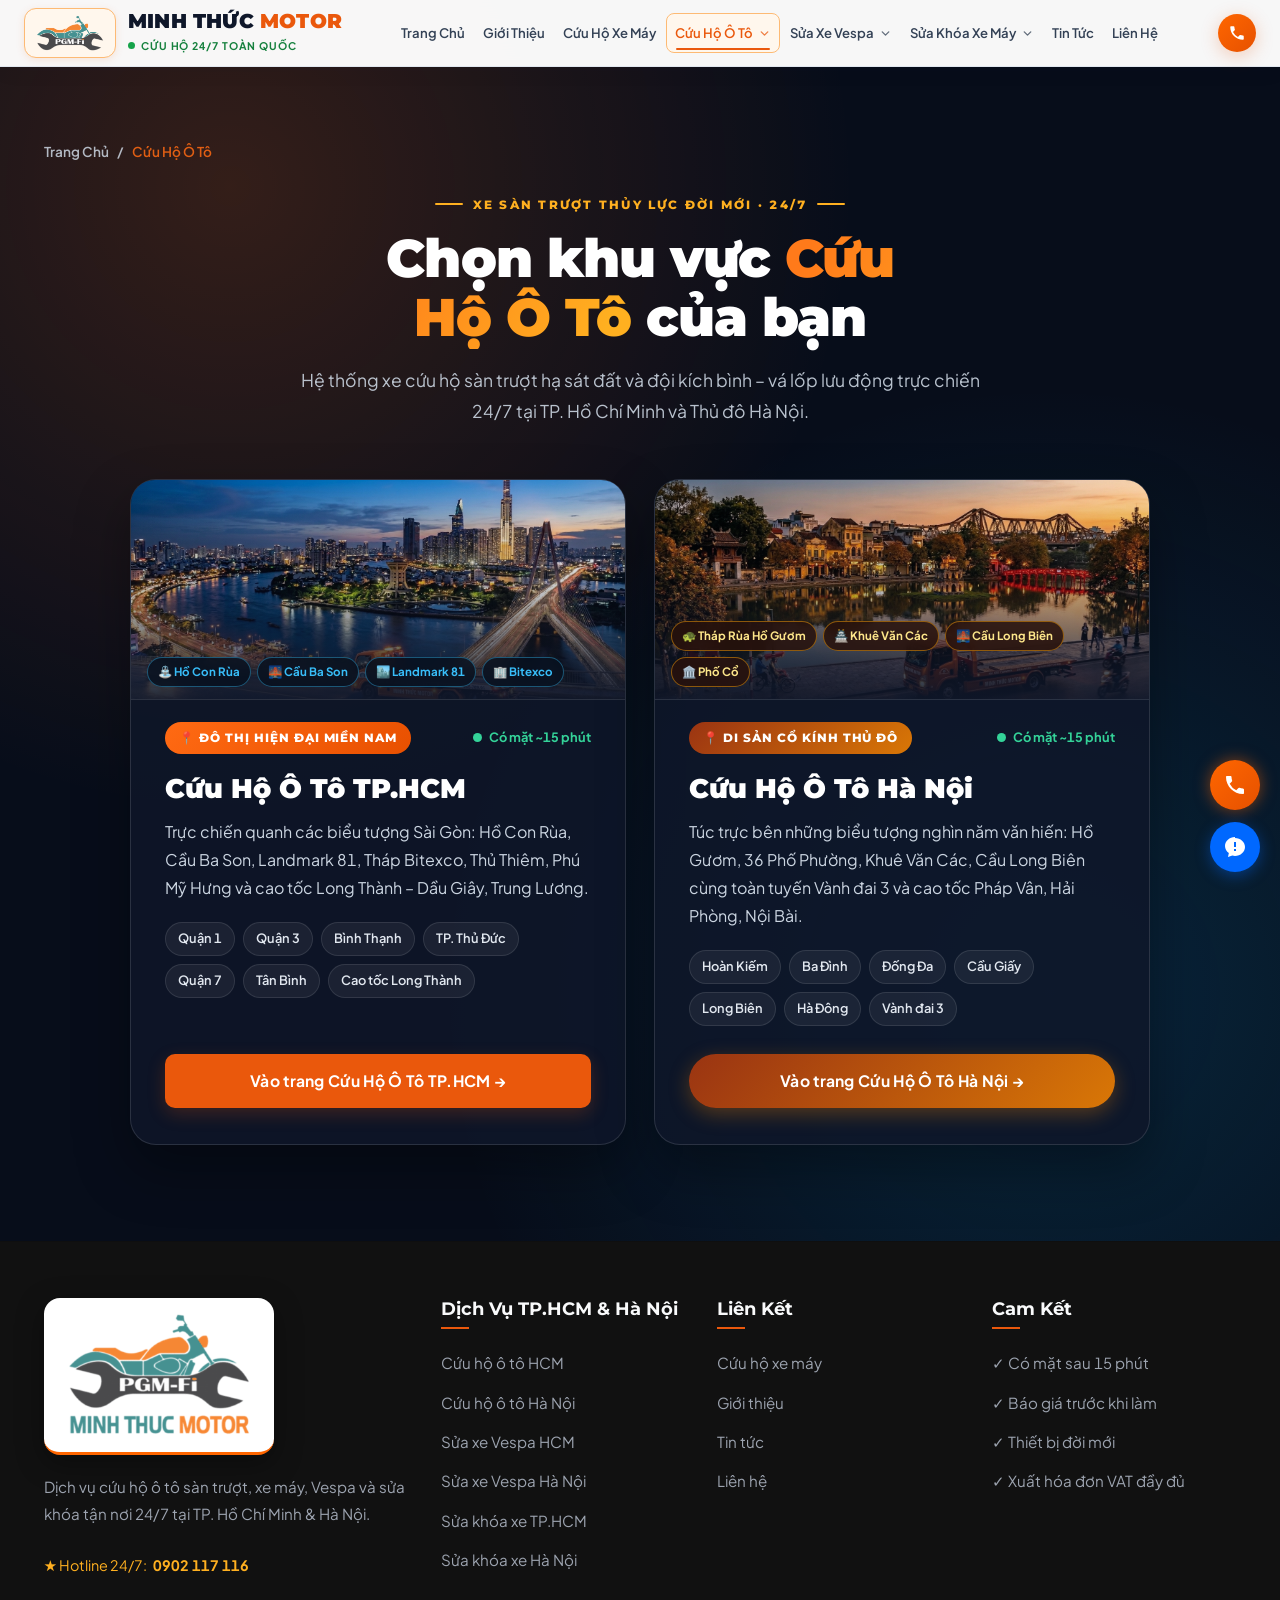
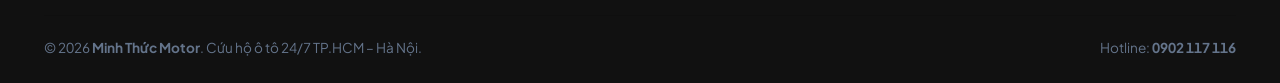
<file: cuu-ho-o-to.html>
<!DOCTYPE html>
<html lang="vi">

<head>
  <meta charset="UTF-8">
  <meta name="viewport" content="width=device-width, initial-scale=1.0">
  <title>Cứu Hộ Ô Tô Sàn Trượt 24/7 – Chọn Khu Vực HCM &amp; Hà Nội | Minh Thức Motor</title>
  <meta name="description"
    content="Dịch vụ cứu hộ ô tô sàn trượt 24/7 tại TP.HCM và Hà Nội. Kéo xe, kích bình, vá lốp tận nơi, cứu hộ xe sang gầm thấp và cao tốc. Có mặt sau 15 phút. Hotline: 0902117116.">
  <link rel="icon" href="images/logo-mark.png" type="image/png">
  <link rel="stylesheet" href="css/style.css">
  <link rel="stylesheet" href="css/pages.css">
  <script>document.documentElement.classList.add('js');</script>
</head>

<body class="pg">
  <!-- HEADER -->
  <header class="header scrolled" id="mainHeader">
    <div class="container nav-container">
      <a href="index.html" class="logo" id="brandLogo" aria-label="Minh Thức Motor - Trang chủ">
        <span class="logo-icon"><img src="images/logo-mark.png" alt="Biểu tượng Minh Thức Motor PGM-Fi" width="70" height="36"></span>
        <span class="logo-text">
          <span class="logo-title">MINH THỨC <span class="logo-highlight">MOTOR</span></span>
          <span class="logo-subtitle"><span class="live-indicator"></span> Cứu hộ 24/7 Toàn quốc</span>
        </span>
      </a>
      <nav class="nav-menu" id="navMenu" aria-label="Menu chính">
        <a href="index.html" class="nav-link">Trang Chủ</a>
        <a href="gioi-thieu.html" class="nav-link">Giới Thiệu</a>
        <a href="cuu-ho-xe-may.html" class="nav-link">Cứu Hộ Xe Máy</a>
        <div class="nav-dropdown">
          <a href="cuu-ho-o-to.html" class="nav-link nav-dropdown-toggle active" aria-current="page" aria-haspopup="true" aria-expanded="false">Cứu Hộ Ô Tô <svg class="nav-caret" width="13" height="13" viewBox="0 0 24 24" fill="none" stroke="currentColor" stroke-width="2.5" stroke-linecap="round" stroke-linejoin="round" aria-hidden="true"><polyline points="6 9 12 15 18 9"></polyline></svg></a>
          <div class="nav-dropdown-menu" role="menu">
            <a href="cuu-ho-o-to-hcm.html" class="nav-dropdown-item" role="menuitem"><span class="nav-city-badge">HCM</span><span>Cứu Hộ Ô Tô HCM</span></a>
            <a href="cuu-ho-o-to-ha-noi.html" class="nav-dropdown-item" role="menuitem"><span class="nav-city-badge nav-city-badge--hn">HN</span><span>Cứu Hộ Ô Tô Hà Nội</span></a>
          </div>
        </div>
        <div class="nav-dropdown">
          <a href="cuu-ho-xe-vespa.html" class="nav-link nav-dropdown-toggle" aria-haspopup="true" aria-expanded="false">Sửa Xe Vespa <svg class="nav-caret" width="13" height="13" viewBox="0 0 24 24" fill="none" stroke="currentColor" stroke-width="2.5" stroke-linecap="round" stroke-linejoin="round" aria-hidden="true"><polyline points="6 9 12 15 18 9"></polyline></svg></a>
          <div class="nav-dropdown-menu" role="menu">
            <a href="sua-xe-vespa-hcm.html" class="nav-dropdown-item" role="menuitem"><span class="nav-city-badge">HCM</span><span>Sửa Xe Vespa HCM</span></a>
            <a href="sua-xe-vespa-ha-noi.html" class="nav-dropdown-item" role="menuitem"><span class="nav-city-badge nav-city-badge--hn">HN</span><span>Sửa Xe Vespa Hà Nội</span></a>
          </div>
        </div>
        <div class="nav-dropdown">
          <a href="sua-khoa-xe-may.html" class="nav-link nav-dropdown-toggle" aria-haspopup="true" aria-expanded="false">Sửa Khóa Xe Máy <svg class="nav-caret" width="13" height="13" viewBox="0 0 24 24" fill="none" stroke="currentColor" stroke-width="2.5" stroke-linecap="round" stroke-linejoin="round" aria-hidden="true"><polyline points="6 9 12 15 18 9"></polyline></svg></a>
          <div class="nav-dropdown-menu" role="menu">
            <a href="sua-khoa-xe-tphcm.html" class="nav-dropdown-item" role="menuitem"><span class="nav-city-badge">HCM</span><span>Sửa Khóa Xe TP.HCM</span></a>
            <a href="sua-khoa-xe-ha-noi.html" class="nav-dropdown-item" role="menuitem"><span class="nav-city-badge nav-city-badge--hn">HN</span><span>Sửa Khóa Xe Hà Nội</span></a>
          </div>
        </div>
        <a href="tin-tuc.html" class="nav-link">Tin Tức</a>
        <a href="lien-he.html" class="nav-link">Liên Hệ</a>
      </nav>
      <div class="nav-actions">
        <a href="tel:0902117116" class="nav-hotline-btn" id="headerCallBtn" title="Gọi cứu hộ 24/7"><svg width="18" height="18" viewBox="0 0 24 24" fill="currentColor" aria-hidden="true"><path d="M20.01 15.38c-1.23 0-2.42-.2-3.53-.56a.977.977 0 0 0-1.01.24l-2.2 2.2a15.053 15.053 0 0 1-6.59-6.59l2.2-2.21a.96.96 0 0 0 .25-1A11.36 11.36 0 0 1 8.5 4c0-.55-.45-1-1-1H4c-.55 0-1 .45-1 1 0 9.39 7.61 17 17 17 .55 0 1-.45 1-1v-3.5c0-.55-.45-1-.99-1.12z"/></svg><span>0902 117 116</span></a>
        <button class="mobile-toggle" id="mobileMenuToggle" aria-label="Mở menu"><svg width="24" height="24" viewBox="0 0 24 24" fill="none" stroke="currentColor" stroke-width="2" aria-hidden="true"><line x1="3" y1="12" x2="21" y2="12"></line><line x1="3" y1="6" x2="21" y2="6"></line><line x1="3" y1="18" x2="21" y2="18"></line></svg></button>
      </div>
    </div>
  </header>

  <main>
    <section class="hub-hero">
      <div class="container">
        <nav class="crumb" aria-label="Breadcrumb"><a href="index.html">Trang Chủ</a><span aria-hidden="true">/</span><span aria-current="page">Cứu Hộ Ô Tô</span></nav>
        <div class="pg-head center" data-reveal>
          <span class="kicker" style="--accent:#FFB020">Xe sàn trượt thủy lực đời mới · 24/7</span>
          <h1 class="h1">Chọn khu vực <span class="grad-text">Cứu Hộ Ô Tô</span> của bạn</h1>
          <p class="lead">Hệ thống xe cứu hộ sàn trượt hạ sát đất và đội kích bình – vá lốp lưu động trực chiến 24/7 tại TP. Hồ Chí Minh và Thủ đô Hà Nội.</p>
        </div>

        <div class="hub-grid">
          <article class="hub-card" data-reveal>
            <div>
              <div class="hub-card__media">
                <img src="images/oto-hcm-skyline.jpg" alt="Cứu hộ ô tô TP.HCM bên Hồ Con Rùa, Cầu Ba Son, Tháp Bitexco và Landmark 81" loading="lazy">
                <div class="hub-card__landmarks">
                  <span>⛲ Hồ Con Rùa</span>
                  <span>🌉 Cầu Ba Son</span>
                  <span>🏙️ Landmark 81</span>
                  <span>🏢 Bitexco</span>
                </div>
              </div>
              <div class="hub-card__top">
                <span class="hub-card__badge">📍 Đô thị hiện đại miền Nam</span>
                <span class="hub-card__live"><span class="live-dot" aria-hidden="true"></span> Có mặt ~15 phút</span>
              </div>
              <h2>Cứu Hộ Ô Tô TP.HCM</h2>
              <p>Trực chiến quanh các biểu tượng Sài Gòn: Hồ Con Rùa, Cầu Ba Son, Landmark 81, Tháp Bitexco, Thủ Thiêm, Phú Mỹ Hưng và cao tốc Long Thành – Dầu Giây, Trung Lương.</p>
              <div class="hub-card__districts">
                <span>Quận 1</span><span>Quận 3</span><span>Bình Thạnh</span><span>TP. Thủ Đức</span><span>Quận 7</span><span>Tân Bình</span><span>Cao tốc Long Thành</span>
              </div>
            </div>
            <a href="cuu-ho-o-to-hcm.html" class="btn btn-primary">Vào trang Cứu Hộ Ô Tô TP.HCM →</a>
          </article>

          <article class="hub-card hub-card--hn" data-reveal="2">
            <div>
              <div class="hub-card__media">
                <img src="images/oto-hn-heritage.jpg" alt="Cứu hộ ô tô Hà Nội cổ kính bên Tháp Rùa Hồ Gươm, Cầu Thê Húc, Khuê Văn Các và Cầu Long Biên" loading="lazy">
                <div class="hub-card__landmarks">
                  <span>🐢 Tháp Rùa Hồ Gươm</span>
                  <span>🏯 Khuê Văn Các</span>
                  <span>🌉 Cầu Long Biên</span>
                  <span>🏛️ Phố Cổ</span>
                </div>
              </div>
              <div class="hub-card__top">
                <span class="hub-card__badge" style="background:linear-gradient(135deg,#9A3412,#D97706);">📍 Di sản cổ kính Thủ đô</span>
                <span class="hub-card__live"><span class="live-dot" aria-hidden="true"></span> Có mặt ~15 phút</span>
              </div>
              <h2>Cứu Hộ Ô Tô Hà Nội</h2>
              <p>Túc trực bên những biểu tượng nghìn năm văn hiến: Hồ Gươm, 36 Phố Phường, Khuê Văn Các, Cầu Long Biên cùng toàn tuyến Vành đai 3 và cao tốc Pháp Vân, Hải Phòng, Nội Bài.</p>
              <div class="hub-card__districts">
                <span>Hoàn Kiếm</span><span>Ba Đình</span><span>Đống Đa</span><span>Cầu Giấy</span><span>Long Biên</span><span>Hà Đông</span><span>Vành đai 3</span>
              </div>
            </div>
            <a href="cuu-ho-o-to-ha-noi.html" class="btn btn-hub-hn" style="background:linear-gradient(135deg,#9A3412,#D97706);box-shadow:0 6px 20px rgba(217,119,6,0.35);">Vào trang Cứu Hộ Ô Tô Hà Nội →</a>
          </article>
        </div>
      </div>
    </section>
  </main>

  <!-- FOOTER -->
  <footer class="footer">
    <div class="container">
      <div class="footer-grid">
        <div class="footer-brand">
          <a href="index.html" class="footer-logo-card" aria-label="Minh Thức Motor - Trang chủ"><img src="images/logo-full.png" alt="Logo Minh Thức Motor" width="190" height="125" loading="lazy"></a>
          <p>Dịch vụ cứu hộ ô tô sàn trượt, xe máy, Vespa và sửa khóa tận nơi 24/7 tại TP. Hồ Chí Minh &amp; Hà Nội.</p>
          <a href="tel:0902117116" class="footer-hotline">★ Hotline 24/7: <strong>0902 117 116</strong></a>
        </div>
        <div>
          <h4 class="footer-title">Dịch Vụ TP.HCM &amp; Hà Nội</h4>
          <div class="footer-links">
            <a href="cuu-ho-o-to-hcm.html" class="footer-link">Cứu hộ ô tô HCM</a>
            <a href="cuu-ho-o-to-ha-noi.html" class="footer-link">Cứu hộ ô tô Hà Nội</a>
            <a href="sua-xe-vespa-hcm.html" class="footer-link">Sửa xe Vespa HCM</a>
            <a href="sua-xe-vespa-ha-noi.html" class="footer-link">Sửa xe Vespa Hà Nội</a>
            <a href="sua-khoa-xe-tphcm.html" class="footer-link">Sửa khóa xe TP.HCM</a>
            <a href="sua-khoa-xe-ha-noi.html" class="footer-link">Sửa khóa xe Hà Nội</a>
          </div>
        </div>
        <div>
          <h4 class="footer-title">Liên Kết</h4>
          <div class="footer-links">
            <a href="cuu-ho-xe-may.html" class="footer-link">Cứu hộ xe máy</a>
            <a href="gioi-thieu.html" class="footer-link">Giới thiệu</a>
            <a href="tin-tuc.html" class="footer-link">Tin tức</a>
            <a href="lien-he.html" class="footer-link">Liên hệ</a>
          </div>
        </div>
        <div>
          <h4 class="footer-title">Cam Kết</h4>
          <div class="footer-links">
            <span class="footer-link">✓ Có mặt sau 15 phút</span>
            <span class="footer-link">✓ Báo giá trước khi làm</span>
            <span class="footer-link">✓ Thiết bị đời mới</span>
            <span class="footer-link">✓ Xuất hóa đơn VAT đầy đủ</span>
          </div>
        </div>
      </div>
      <div class="footer-bottom"><div>© <span data-year>2026</span> <strong>Minh Thức Motor</strong>. Cứu hộ ô tô 24/7 TP.HCM – Hà Nội.</div><div>Hotline: <strong>0902 117 116</strong></div></div>
    </div>
  </footer>

  <div class="floating-actions">
    <a href="tel:0902117116" class="float-btn float-call" aria-label="Gọi ngay"><svg width="24" height="24" viewBox="0 0 24 24" fill="currentColor" aria-hidden="true"><path d="M20.01 15.38c-1.23 0-2.42-.2-3.53-.56a.977.977 0 0 0-1.01.24l-2.2 2.2a15.053 15.053 0 0 1-6.59-6.59l2.2-2.21a.96.96 0 0 0 .25-1A11.36 11.36 0 0 1 8.5 4c0-.55-.45-1-1-1H4c-.55 0-1 .45-1 1 0 9.39 7.61 17 17 17 .55 0 1-.45 1-1v-3.5c0-.55-.45-1-.99-1.12z"/></svg><span class="float-tooltip">Gọi Ngay</span></a>
    <a href="https://zalo.me/0902117116" target="_blank" rel="noopener noreferrer" class="float-btn float-zalo" aria-label="Nhắn Zalo"><svg width="24" height="24" viewBox="0 0 24 24" fill="currentColor" aria-hidden="true"><path d="M12 2C6.48 2 2 6.03 2 11c0 2.87 1.5 5.43 3.84 7.03L5 22l4.31-1.42c.86.26 1.77.42 2.69.42 5.52 0 10-4.03 10-9s-4.48-9-10-9zm1 14h-2v-2h2v2zm0-4h-2V7h2v5z"/></svg><span class="float-tooltip">Zalo 24/7</span></a>
  </div>

  <script src="js/pages.js" defer></script>
</body>

</html>
</file>
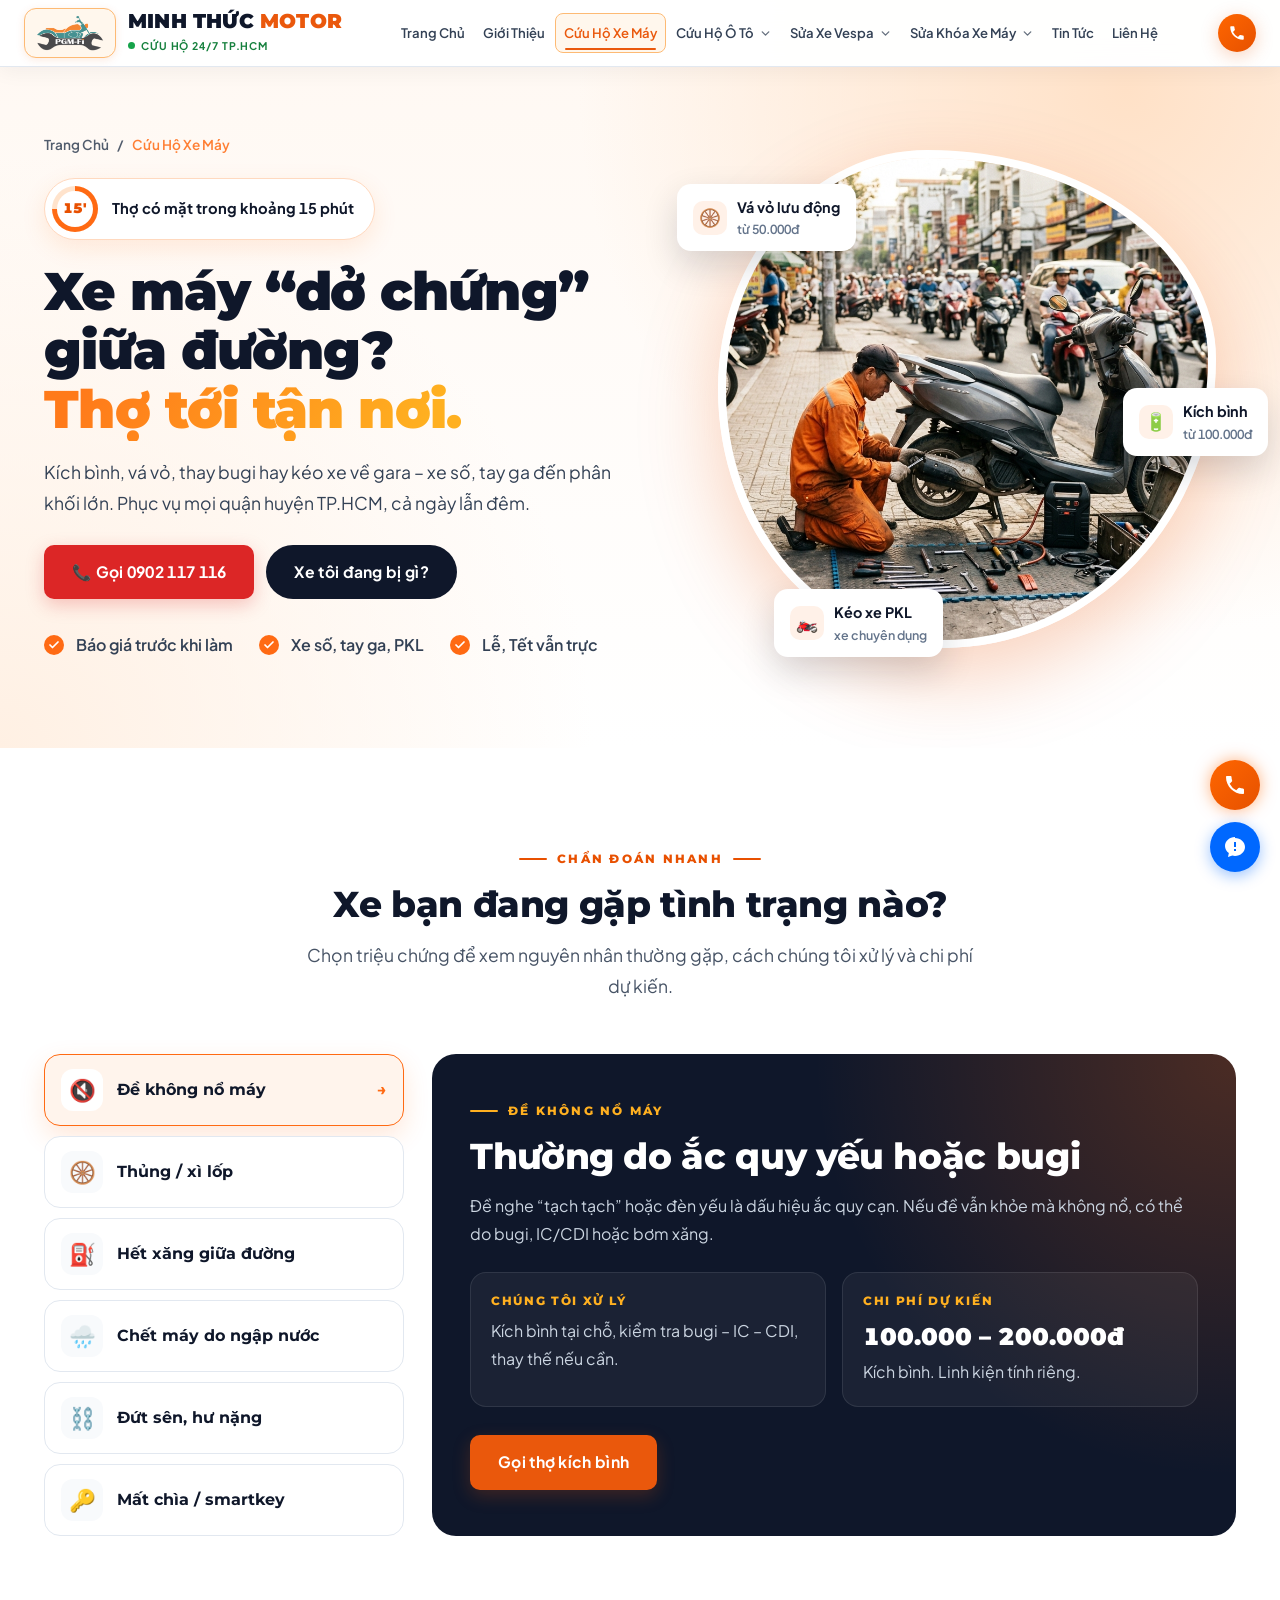
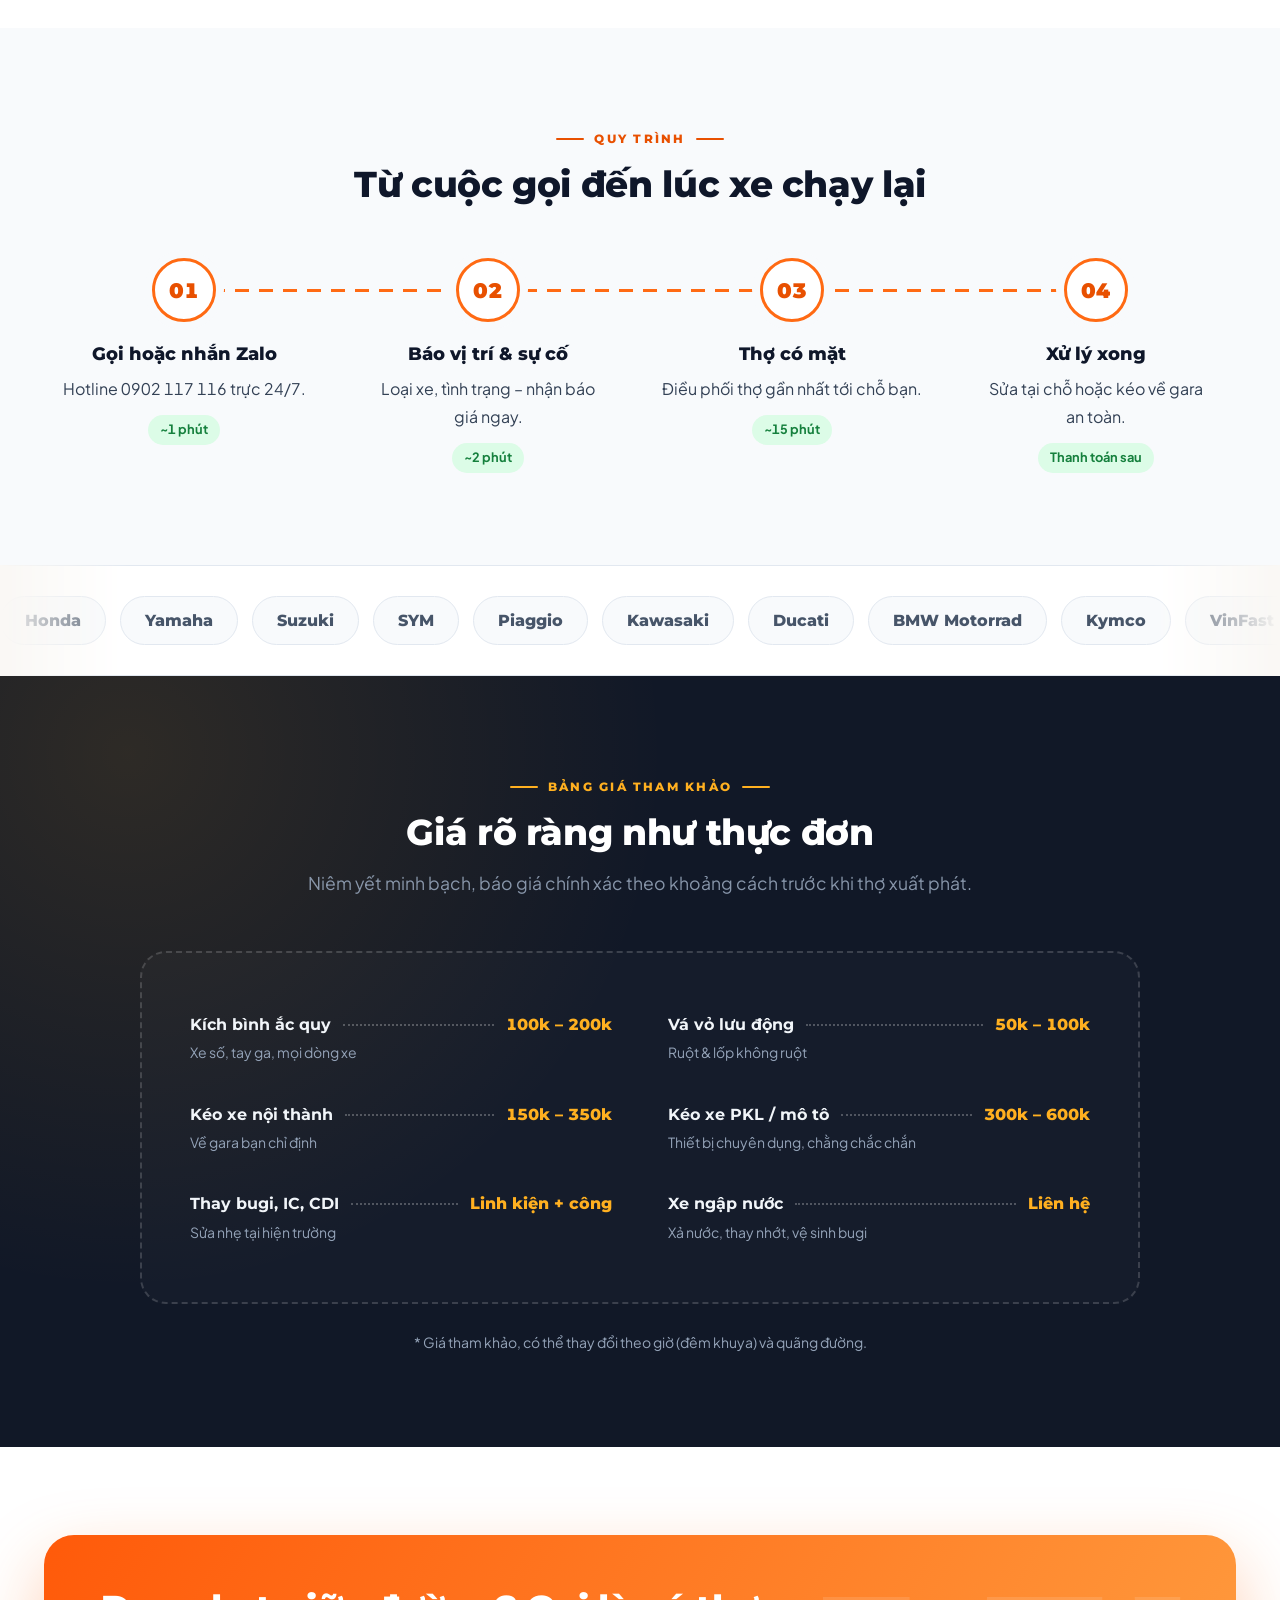
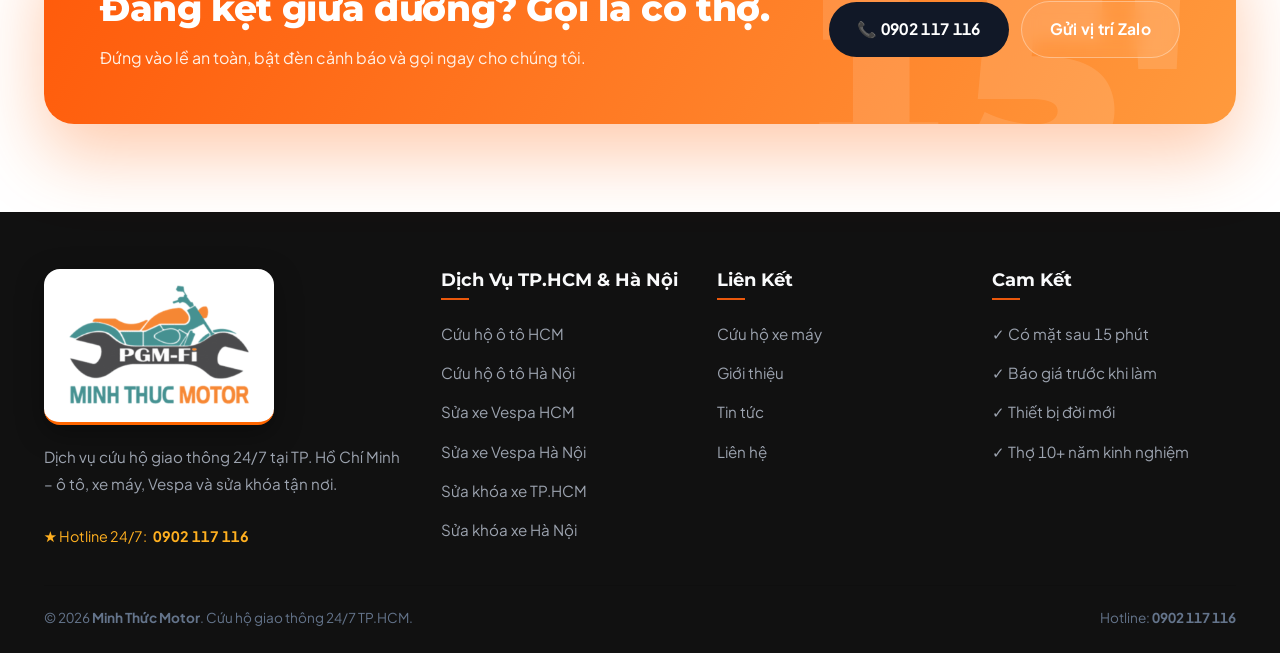
<file: cuu-ho-xe-may.html>
<!DOCTYPE html>
<html lang="vi">

<head>
  <meta charset="UTF-8">
  <meta name="viewport" content="width=device-width, initial-scale=1.0">
  <title>Cứu Hộ Xe Máy Tận Nơi 24/7 | Minh Thức Motor | 0902117116</title>
  <meta name="description"
    content="Cứu hộ xe máy tận nơi 24/7 tại TP.HCM: kích bình, vá vỏ, kéo xe, sửa xe phân khối lớn. Có mặt sau 15 phút. Hotline: 0902117116.">
  <link rel="icon" href="images/logo-mark.png" type="image/png">
  <link rel="stylesheet" href="css/style.css">
  <link rel="stylesheet" href="css/pages.css">
  <script>document.documentElement.classList.add('js');</script>
</head>

<body class="pg pg-xemay">
  <!-- HEADER -->
  <header class="header scrolled" id="mainHeader">
    <div class="container nav-container">
      <a href="index.html" class="logo" id="brandLogo" aria-label="Minh Thức Motor - Trang chủ">
        <span class="logo-icon"><img src="images/logo-mark.png" alt="Biểu tượng Minh Thức Motor PGM-Fi" width="70" height="36"></span>
        <span class="logo-text">
          <span class="logo-title">MINH THỨC <span class="logo-highlight">MOTOR</span></span>
          <span class="logo-subtitle"><span class="live-indicator"></span> Cứu hộ 24/7 TP.HCM</span>
        </span>
      </a>
      <nav class="nav-menu" id="navMenu" aria-label="Menu chính">
        <a href="index.html" class="nav-link">Trang Chủ</a>
        <a href="gioi-thieu.html" class="nav-link">Giới Thiệu</a>
        <a href="cuu-ho-xe-may.html" class="nav-link active" aria-current="page">Cứu Hộ Xe Máy</a>
        <div class="nav-dropdown">
          <a href="cuu-ho-o-to.html" class="nav-link nav-dropdown-toggle" aria-haspopup="true" aria-expanded="false">Cứu Hộ Ô Tô <svg class="nav-caret" width="13" height="13" viewBox="0 0 24 24" fill="none" stroke="currentColor" stroke-width="2.5" stroke-linecap="round" stroke-linejoin="round" aria-hidden="true"><polyline points="6 9 12 15 18 9"></polyline></svg></a>
          <div class="nav-dropdown-menu" role="menu">
            <a href="cuu-ho-o-to-hcm.html" class="nav-dropdown-item" role="menuitem"><span class="nav-city-badge">HCM</span><span>Cứu Hộ Ô Tô HCM</span></a>
            <a href="cuu-ho-o-to-ha-noi.html" class="nav-dropdown-item" role="menuitem"><span class="nav-city-badge nav-city-badge--hn">HN</span><span>Cứu Hộ Ô Tô Hà Nội</span></a>
          </div>
        </div>
        <div class="nav-dropdown">
          <a href="cuu-ho-xe-vespa.html" class="nav-link nav-dropdown-toggle" aria-haspopup="true" aria-expanded="false">Sửa Xe Vespa <svg class="nav-caret" width="13" height="13" viewBox="0 0 24 24" fill="none" stroke="currentColor" stroke-width="2.5" stroke-linecap="round" stroke-linejoin="round" aria-hidden="true"><polyline points="6 9 12 15 18 9"></polyline></svg></a>
          <div class="nav-dropdown-menu" role="menu">
            <a href="sua-xe-vespa-hcm.html" class="nav-dropdown-item" role="menuitem"><span class="nav-city-badge">HCM</span><span>Sửa Xe Vespa HCM</span></a>
            <a href="sua-xe-vespa-ha-noi.html" class="nav-dropdown-item" role="menuitem"><span class="nav-city-badge nav-city-badge--hn">HN</span><span>Sửa Xe Vespa Hà Nội</span></a>
          </div>
        </div>
        <div class="nav-dropdown">
          <a href="sua-khoa-xe-may.html" class="nav-link nav-dropdown-toggle" aria-haspopup="true" aria-expanded="false">Sửa Khóa Xe Máy <svg class="nav-caret" width="13" height="13" viewBox="0 0 24 24" fill="none" stroke="currentColor" stroke-width="2.5" stroke-linecap="round" stroke-linejoin="round" aria-hidden="true"><polyline points="6 9 12 15 18 9"></polyline></svg></a>
          <div class="nav-dropdown-menu" role="menu">
            <a href="sua-khoa-xe-tphcm.html" class="nav-dropdown-item" role="menuitem"><span class="nav-city-badge">HCM</span><span>Sửa Khóa Xe TP.HCM</span></a>
            <a href="sua-khoa-xe-ha-noi.html" class="nav-dropdown-item" role="menuitem"><span class="nav-city-badge nav-city-badge--hn">HN</span><span>Sửa Khóa Xe Hà Nội</span></a>
          </div>
        </div>
        <a href="tin-tuc.html" class="nav-link">Tin Tức</a>
        <a href="lien-he.html" class="nav-link">Liên Hệ</a>
      </nav>
      <div class="nav-actions">
        <a href="tel:0902117116" class="nav-hotline-btn" id="headerCallBtn" title="Gọi cứu hộ 24/7"><svg width="18" height="18" viewBox="0 0 24 24" fill="currentColor" aria-hidden="true"><path d="M20.01 15.38c-1.23 0-2.42-.2-3.53-.56a.977.977 0 0 0-1.01.24l-2.2 2.2a15.053 15.053 0 0 1-6.59-6.59l2.2-2.21a.96.96 0 0 0 .25-1A11.36 11.36 0 0 1 8.5 4c0-.55-.45-1-1-1H4c-.55 0-1 .45-1 1 0 9.39 7.61 17 17 17 .55 0 1-.45 1-1v-3.5c0-.55-.45-1-.99-1.12z"/></svg><span>0902 117 116</span></a>
        <button class="mobile-toggle" id="mobileMenuToggle" aria-label="Mở menu"><svg width="24" height="24" viewBox="0 0 24 24" fill="none" stroke="currentColor" stroke-width="2" aria-hidden="true"><line x1="3" y1="12" x2="21" y2="12"></line><line x1="3" y1="6" x2="21" y2="6"></line><line x1="3" y1="18" x2="21" y2="18"></line></svg></button>
      </div>
    </div>
  </header>

  <main>
    <!-- HERO: nền sáng, ảnh dạng blob + chip nổi -->
    <section class="xm-hero">
      <div class="container xm-hero__grid">
        <div data-reveal>
          <nav class="crumb" aria-label="Breadcrumb"><a href="index.html">Trang Chủ</a><span aria-hidden="true">/</span><span aria-current="page">Cứu Hộ Xe Máy</span></nav>
          <div class="xm-timer"><span class="xm-timer__ring"><span>15'</span></span> Thợ có mặt trong khoảng 15 phút</div>
          <h1 class="h1">Xe máy “dở chứng” giữa đường? <span class="grad-text">Thợ tới tận nơi.</span></h1>
          <p class="lead">Kích bình, vá vỏ, thay bugi hay kéo xe về gara – xe số, tay ga đến phân khối lớn. Phục vụ mọi quận huyện TP.HCM, cả ngày lẫn đêm.</p>
          <div class="btn-row">
            <a href="tel:0902117116" class="btn btn-emergency" id="xmHeroCall">📞 Gọi 0902 117 116</a>
            <a href="#chan-doan" class="btn btn-ink">Xe tôi đang bị gì?</a>
          </div>
          <ul class="xm-hero__checks check-list">
            <li>Báo giá trước khi làm</li>
            <li>Xe số, tay ga, PKL</li>
            <li>Lễ, Tết vẫn trực</li>
          </ul>
        </div>
        <div class="xm-hero__media" data-reveal="2">
          <div class="xm-blob"><img src="images/xe-may-va-vo.jpg" alt="Thợ Minh Thức Motor vá vỏ xe tay ga tận nơi trên vỉa hè Sài Gòn"></div>
          <div class="xm-chip xm-chip--1"><i>🛞</i><span>Vá vỏ lưu động<small>từ 50.000đ</small></span></div>
          <div class="xm-chip xm-chip--2"><i>🔋</i><span>Kích bình<small>từ 100.000đ</small></span></div>
          <div class="xm-chip xm-chip--3"><i>🏍️</i><span>Kéo xe PKL<small>xe chuyên dụng</small></span></div>
        </div>
      </div>
    </section>

    <!-- CHẨN ĐOÁN: chọn triệu chứng -->
    <section class="pg-section xm-diag" id="chan-doan">
      <div class="container">
        <div class="pg-head center" data-reveal>
          <span class="kicker">Chẩn đoán nhanh</span>
          <h2 class="h2">Xe bạn đang gặp tình trạng nào?</h2>
          <p class="lead">Chọn triệu chứng để xem nguyên nhân thường gặp, cách chúng tôi xử lý và chi phí dự kiến.</p>
        </div>
        <div class="xm-diag__wrap" data-reveal>
          <div class="xm-tabs" role="tablist" aria-label="Triệu chứng xe máy" data-tabs>
            <button class="xm-tab" role="tab" id="tab-1" aria-controls="panel-1" aria-selected="true"><span class="xm-tab__emo">🔇</span>Đề không nổ máy</button>
            <button class="xm-tab" role="tab" id="tab-2" aria-controls="panel-2" aria-selected="false" tabindex="-1"><span class="xm-tab__emo">🛞</span>Thủng / xì lốp</button>
            <button class="xm-tab" role="tab" id="tab-3" aria-controls="panel-3" aria-selected="false" tabindex="-1"><span class="xm-tab__emo">⛽</span>Hết xăng giữa đường</button>
            <button class="xm-tab" role="tab" id="tab-4" aria-controls="panel-4" aria-selected="false" tabindex="-1"><span class="xm-tab__emo">🌧️</span>Chết máy do ngập nước</button>
            <button class="xm-tab" role="tab" id="tab-5" aria-controls="panel-5" aria-selected="false" tabindex="-1"><span class="xm-tab__emo">⛓️</span>Đứt sên, hư nặng</button>
            <button class="xm-tab" role="tab" id="tab-6" aria-controls="panel-6" aria-selected="false" tabindex="-1"><span class="xm-tab__emo">🔑</span>Mất chìa / smartkey</button>
          </div>

          <div class="xm-panel" role="tabpanel" id="panel-1" aria-labelledby="tab-1" tabindex="0">
            <span class="kicker">Đề không nổ máy</span>
            <h3 class="h2">Thường do ắc quy yếu hoặc bugi</h3>
            <p>Đề nghe “tạch tạch” hoặc đèn yếu là dấu hiệu ắc quy cạn. Nếu đề vẫn khỏe mà không nổ, có thể do bugi, IC/CDI hoặc bơm xăng.</p>
            <div class="xm-panel__grid">
              <div class="xm-box"><h4>Chúng tôi xử lý</h4><p>Kích bình tại chỗ, kiểm tra bugi – IC – CDI, thay thế nếu cần.</p></div>
              <div class="xm-box"><h4>Chi phí dự kiến</h4><div class="xm-price">100.000 – 200.000đ</div><p>Kích bình. Linh kiện tính riêng.</p></div>
            </div>
            <a href="tel:0902117116" class="btn btn-primary">Gọi thợ kích bình</a>
          </div>

          <div class="xm-panel" role="tabpanel" id="panel-2" aria-labelledby="tab-2" tabindex="0" hidden>
            <span class="kicker">Thủng / xì lốp</span>
            <h3 class="h2">Đừng cố chạy – sẽ hư luôn ruột và vành</h3>
            <p>Chạy tiếp khi lốp xẹp làm rách ruột, méo vành. Dắt xe vào lề an toàn và gọi chúng tôi – thợ mang theo đồ vá, bơm và ruột/lốp mới.</p>
            <div class="xm-panel__grid">
              <div class="xm-box"><h4>Chúng tôi xử lý</h4><p>Vá ruột, vá lốp không ruột, thay ruột hoặc lốp mới tại chỗ.</p></div>
              <div class="xm-box"><h4>Chi phí dự kiến</h4><div class="xm-price">50.000 – 100.000đ</div><p>Vá vỏ lưu động. Thay lốp tính theo loại.</p></div>
            </div>
            <a href="tel:0902117116" class="btn btn-primary">Gọi thợ vá vỏ</a>
          </div>

          <div class="xm-panel" role="tabpanel" id="panel-3" aria-labelledby="tab-3" tabindex="0" hidden>
            <span class="kicker">Hết xăng giữa đường</span>
            <h3 class="h2">Chúng tôi mang xăng tới cho bạn</h3>
            <p>Không phải dắt bộ hàng cây số tìm cây xăng. Báo vị trí, thợ sẽ mang xăng đến và kiểm tra lại bơm xăng nếu xe khó nổ sau khi đổ.</p>
            <div class="xm-panel__grid">
              <div class="xm-box"><h4>Chúng tôi xử lý</h4><p>Tiếp xăng tận nơi, mồi xăng, kiểm tra bơm xăng điện tử.</p></div>
              <div class="xm-box"><h4>Chi phí dự kiến</h4><div class="xm-price">Liên hệ</div><p>Tùy khoảng cách và lượng xăng.</p></div>
            </div>
            <a href="tel:0902117116" class="btn btn-primary">Gọi tiếp xăng</a>
          </div>

          <div class="xm-panel" role="tabpanel" id="panel-4" aria-labelledby="tab-4" tabindex="0" hidden>
            <span class="kicker">Chết máy do ngập nước</span>
            <h3 class="h2">Tắt máy ngay, tuyệt đối không đề lại</h3>
            <p>Nước vào buồng đốt, đề tiếp có thể gây cong tay biên. Hãy dắt xe ra chỗ cao và gọi cứu hộ để xả nước, thay nhớt, vệ sinh bugi đúng quy trình.</p>
            <div class="xm-panel__grid">
              <div class="xm-box"><h4>Chúng tôi xử lý</h4><p>Xả nước pô &amp; buồng đốt, lau khô bugi, thay nhớt hoặc kéo về gara.</p></div>
              <div class="xm-box"><h4>Chi phí dự kiến</h4><div class="xm-price">150.000 – 350.000đ</div><p>Kéo xe nội thành nếu không xử lý tại chỗ được.</p></div>
            </div>
            <a href="tel:0902117116" class="btn btn-primary">Gọi cứu hộ xe ngập</a>
          </div>

          <div class="xm-panel" role="tabpanel" id="panel-5" aria-labelledby="tab-5" tabindex="0" hidden>
            <span class="kicker">Đứt sên, hư nặng</span>
            <h3 class="h2">Kéo xe về gara an toàn</h3>
            <p>Với sự cố cơ khí nặng hoặc xe phân khối lớn, chúng tôi dùng xe chuyên dụng chở về gara bạn chỉ định hoặc tiệm gần nhất.</p>
            <div class="xm-panel__grid">
              <div class="xm-box"><h4>Chúng tôi xử lý</h4><p>Kéo xe số, tay ga, PKL (Ducati, BMW, CBR, MT…) bằng thiết bị chuyên dụng.</p></div>
              <div class="xm-box"><h4>Chi phí dự kiến</h4><div class="xm-price">150.000 – 600.000đ</div><p>Tùy loại xe và quãng đường.</p></div>
            </div>
            <a href="tel:0902117116" class="btn btn-primary">Gọi kéo xe</a>
          </div>

          <div class="xm-panel" role="tabpanel" id="panel-6" aria-labelledby="tab-6" tabindex="0" hidden>
            <span class="kicker">Mất chìa / smartkey</span>
            <h3 class="h2">Có đội thợ khóa riêng cho bạn</h3>
            <p>Mất chìa, gãy chìa trong ổ hay smartkey không nhận – thợ khóa của chúng tôi mở khóa không phá ổ và làm chìa mới ngay tại chỗ.</p>
            <div class="xm-panel__grid">
              <div class="xm-box"><h4>Chúng tôi xử lý</h4><p>Mở khóa, làm chìa theo ổ, cài chíp smartkey Honda, Yamaha.</p></div>
              <div class="xm-box"><h4>Chi phí dự kiến</h4><div class="xm-price">100.000 – 800.000đ</div><p>Tùy loại khóa.</p></div>
            </div>
            <div class="btn-row">
              <a href="sua-khoa-xe-tphcm.html" class="btn btn-primary">Sửa khóa xe TP.HCM →</a>
              <a href="sua-khoa-xe-ha-noi.html" class="btn btn-outline">Sửa khóa xe Hà Nội →</a>
            </div>
          </div>
        </div>
      </div>
    </section>

    <!-- QUY TRÌNH: timeline ngang -->
    <section class="pg-section xm-steps">
      <div class="container">
        <div class="pg-head center" data-reveal>
          <span class="kicker">Quy trình</span>
          <h2 class="h2">Từ cuộc gọi đến lúc xe chạy lại</h2>
        </div>
        <div class="xm-track">
          <div class="xm-step" data-reveal><div class="xm-step__num">01</div><h3 class="h3">Gọi hoặc nhắn Zalo</h3><p>Hotline 0902 117 116 trực 24/7.</p><span class="xm-step__time">~1 phút</span></div>
          <div class="xm-step" data-reveal="2"><div class="xm-step__num">02</div><h3 class="h3">Báo vị trí &amp; sự cố</h3><p>Loại xe, tình trạng – nhận báo giá ngay.</p><span class="xm-step__time">~2 phút</span></div>
          <div class="xm-step" data-reveal="3"><div class="xm-step__num">03</div><h3 class="h3">Thợ có mặt</h3><p>Điều phối thợ gần nhất tới chỗ bạn.</p><span class="xm-step__time">~15 phút</span></div>
          <div class="xm-step" data-reveal="4"><div class="xm-step__num">04</div><h3 class="h3">Xử lý xong</h3><p>Sửa tại chỗ hoặc kéo về gara an toàn.</p><span class="xm-step__time">Thanh toán sau</span></div>
        </div>
      </div>
    </section>

    <!-- HÃNG XE -->
    <section class="xm-brands" aria-label="Các hãng xe máy được hỗ trợ">
      <div class="marquee">
        <span>Honda</span><span>Yamaha</span><span>Suzuki</span><span>SYM</span><span>Piaggio</span><span>Kawasaki</span><span>Ducati</span><span>BMW Motorrad</span><span>Kymco</span><span>VinFast</span><span>Triumph</span><span>Harley-Davidson</span>
        <span aria-hidden="true">Honda</span><span aria-hidden="true">Yamaha</span><span aria-hidden="true">Suzuki</span><span aria-hidden="true">SYM</span><span aria-hidden="true">Piaggio</span><span aria-hidden="true">Kawasaki</span><span aria-hidden="true">Ducati</span><span aria-hidden="true">BMW Motorrad</span><span aria-hidden="true">Kymco</span><span aria-hidden="true">VinFast</span><span aria-hidden="true">Triumph</span><span aria-hidden="true">Harley-Davidson</span>
      </div>
    </section>

    <!-- BẢNG GIÁ: menu board -->
    <section class="pg-section xm-menu">
      <div class="container">
        <div class="pg-head center" data-reveal>
          <span class="kicker">Bảng giá tham khảo</span>
          <h2 class="h2">Giá rõ ràng như thực đơn</h2>
          <p class="lead">Niêm yết minh bạch, báo giá chính xác theo khoảng cách trước khi thợ xuất phát.</p>
        </div>
        <div class="xm-board" data-reveal>
          <div class="xm-item"><div class="xm-item__row"><span class="xm-item__name">Kích bình ắc quy</span><span class="xm-item__dots"></span><span class="xm-item__price">100k – 200k</span></div><p>Xe số, tay ga, mọi dòng xe</p></div>
          <div class="xm-item"><div class="xm-item__row"><span class="xm-item__name">Vá vỏ lưu động</span><span class="xm-item__dots"></span><span class="xm-item__price">50k – 100k</span></div><p>Ruột &amp; lốp không ruột</p></div>
          <div class="xm-item"><div class="xm-item__row"><span class="xm-item__name">Kéo xe nội thành</span><span class="xm-item__dots"></span><span class="xm-item__price">150k – 350k</span></div><p>Về gara bạn chỉ định</p></div>
          <div class="xm-item"><div class="xm-item__row"><span class="xm-item__name">Kéo xe PKL / mô tô</span><span class="xm-item__dots"></span><span class="xm-item__price">300k – 600k</span></div><p>Thiết bị chuyên dụng, chằng chắc chắn</p></div>
          <div class="xm-item"><div class="xm-item__row"><span class="xm-item__name">Thay bugi, IC, CDI</span><span class="xm-item__dots"></span><span class="xm-item__price">Linh kiện + công</span></div><p>Sửa nhẹ tại hiện trường</p></div>
          <div class="xm-item"><div class="xm-item__row"><span class="xm-item__name">Xe ngập nước</span><span class="xm-item__dots"></span><span class="xm-item__price">Liên hệ</span></div><p>Xả nước, thay nhớt, vệ sinh bugi</p></div>
        </div>
        <p class="xm-menu__note">* Giá tham khảo, có thể thay đổi theo giờ (đêm khuya) và quãng đường.</p>
      </div>
    </section>

    <!-- CTA -->
    <section class="xm-cta">
      <div class="container">
        <div class="xm-cta__card" data-reveal>
          <div>
            <h2 class="h2">Đang kẹt giữa đường? Gọi là có thợ.</h2>
            <p>Đứng vào lề an toàn, bật đèn cảnh báo và gọi ngay cho chúng tôi.</p>
          </div>
          <div class="btn-row">
            <a href="tel:0902117116" class="btn btn-ink">📞 0902 117 116</a>
            <a href="https://zalo.me/0902117116" target="_blank" rel="noopener noreferrer" class="btn btn-light-outline">Gửi vị trí Zalo</a>
          </div>
        </div>
      </div>
    </section>
  </main>

  <!-- FOOTER -->
  <footer class="footer">
    <div class="container">
      <div class="footer-grid">
        <div class="footer-brand">
          <a href="index.html" class="footer-logo-card" aria-label="Minh Thức Motor - Trang chủ"><img src="images/logo-full.png" alt="Logo Minh Thức Motor" width="190" height="125" loading="lazy"></a>
          <p>Dịch vụ cứu hộ giao thông 24/7 tại TP. Hồ Chí Minh – ô tô, xe máy, Vespa và sửa khóa tận nơi.</p>
          <a href="tel:0902117116" class="footer-hotline">★ Hotline 24/7: <strong>0902 117 116</strong></a>
        </div>
        <div><h4 class="footer-title">Dịch Vụ TP.HCM &amp; Hà Nội</h4><div class="footer-links"><a href="cuu-ho-o-to-hcm.html" class="footer-link">Cứu hộ ô tô HCM</a><a href="cuu-ho-o-to-ha-noi.html" class="footer-link">Cứu hộ ô tô Hà Nội</a><a href="sua-xe-vespa-hcm.html" class="footer-link">Sửa xe Vespa HCM</a><a href="sua-xe-vespa-ha-noi.html" class="footer-link">Sửa xe Vespa Hà Nội</a><a href="sua-khoa-xe-tphcm.html" class="footer-link">Sửa khóa xe TP.HCM</a><a href="sua-khoa-xe-ha-noi.html" class="footer-link">Sửa khóa xe Hà Nội</a></div></div>
        <div><h4 class="footer-title">Liên Kết</h4><div class="footer-links"><a href="cuu-ho-xe-may.html" class="footer-link">Cứu hộ xe máy</a><a href="gioi-thieu.html" class="footer-link">Giới thiệu</a><a href="tin-tuc.html" class="footer-link">Tin tức</a><a href="lien-he.html" class="footer-link">Liên hệ</a></div></div>
        <div><h4 class="footer-title">Cam Kết</h4><div class="footer-links"><span class="footer-link">✓ Có mặt sau 15 phút</span><span class="footer-link">✓ Báo giá trước khi làm</span><span class="footer-link">✓ Thiết bị đời mới</span><span class="footer-link">✓ Thợ 10+ năm kinh nghiệm</span></div></div>
      </div>
      <div class="footer-bottom"><div>© <span data-year>2026</span> <strong>Minh Thức Motor</strong>. Cứu hộ giao thông 24/7 TP.HCM.</div><div>Hotline: <strong>0902 117 116</strong></div></div>
    </div>
  </footer>

  <div class="floating-actions">
    <a href="tel:0902117116" class="float-btn float-call" aria-label="Gọi ngay"><svg width="24" height="24" viewBox="0 0 24 24" fill="currentColor" aria-hidden="true"><path d="M20.01 15.38c-1.23 0-2.42-.2-3.53-.56a.977.977 0 0 0-1.01.24l-2.2 2.2a15.053 15.053 0 0 1-6.59-6.59l2.2-2.21a.96.96 0 0 0 .25-1A11.36 11.36 0 0 1 8.5 4c0-.55-.45-1-1-1H4c-.55 0-1 .45-1 1 0 9.39 7.61 17 17 17 .55 0 1-.45 1-1v-3.5c0-.55-.45-1-.99-1.12z"/></svg><span class="float-tooltip">Gọi Ngay</span></a>
    <a href="https://zalo.me/0902117116" target="_blank" rel="noopener noreferrer" class="float-btn float-zalo" aria-label="Nhắn Zalo"><svg width="24" height="24" viewBox="0 0 24 24" fill="currentColor" aria-hidden="true"><path d="M12 2C6.48 2 2 6.03 2 11c0 2.87 1.5 5.43 3.84 7.03L5 22l4.31-1.42c.86.26 1.77.42 2.69.42 5.52 0 10-4.03 10-9s-4.48-9-10-9zm1 14h-2v-2h2v2zm0-4h-2V7h2v5z"/></svg><span class="float-tooltip">Zalo 24/7</span></a>
  </div>

  <script src="js/pages.js" defer></script>
</body>

</html>
</file>
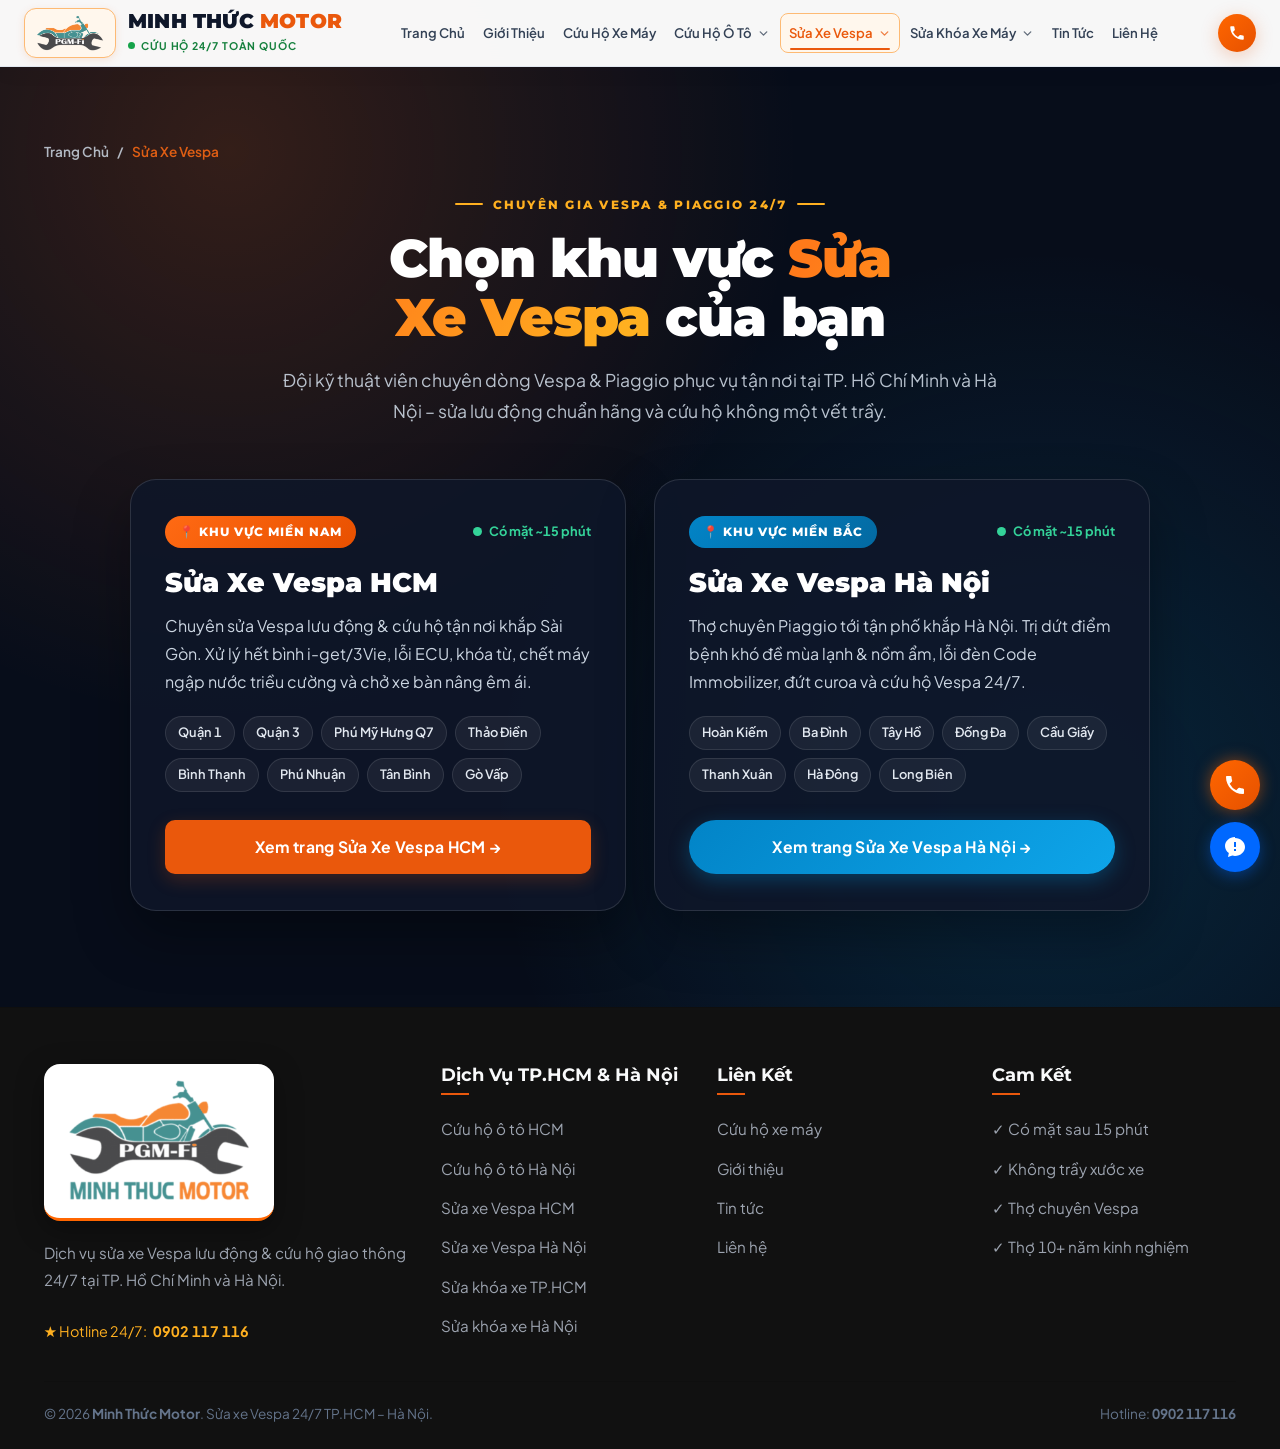
<file: cuu-ho-xe-vespa.html>
<!DOCTYPE html>
<html lang="vi">

<head>
  <meta charset="UTF-8">
  <meta name="viewport" content="width=device-width, initial-scale=1.0">
  <title>Sửa Xe Vespa &amp; Cứu Hộ 24/7 – Chọn Khu Vực HCM &amp; Hà Nội | Minh Thức Motor</title>
  <meta name="description"
    content="Dịch vụ sửa xe Vespa lưu động & cứu hộ Piaggio tận nơi 24/7 tại TP.HCM và Hà Nội: kích bình i-get, sửa lỗi điện, ECU, khóa từ, kéo xe không trầy xước. Hotline: 0902117116.">
  <link rel="icon" href="images/logo-mark.png" type="image/png">
  <link rel="stylesheet" href="css/style.css">
  <link rel="stylesheet" href="css/pages.css">
  <script>document.documentElement.classList.add('js');</script>
</head>

<body class="pg">
  <!-- HEADER -->
  <header class="header scrolled" id="mainHeader">
    <div class="container nav-container">
      <a href="index.html" class="logo" id="brandLogo" aria-label="Minh Thức Motor - Trang chủ">
        <span class="logo-icon"><img src="images/logo-mark.png" alt="Biểu tượng Minh Thức Motor PGM-Fi" width="70" height="36"></span>
        <span class="logo-text">
          <span class="logo-title">MINH THỨC <span class="logo-highlight">MOTOR</span></span>
          <span class="logo-subtitle"><span class="live-indicator"></span> Cứu hộ 24/7 Toàn quốc</span>
        </span>
      </a>
      <nav class="nav-menu" id="navMenu" aria-label="Menu chính">
        <a href="index.html" class="nav-link">Trang Chủ</a>
        <a href="gioi-thieu.html" class="nav-link">Giới Thiệu</a>
        <a href="cuu-ho-xe-may.html" class="nav-link">Cứu Hộ Xe Máy</a>
        <div class="nav-dropdown">
          <a href="cuu-ho-o-to.html" class="nav-link nav-dropdown-toggle" aria-haspopup="true" aria-expanded="false">Cứu Hộ Ô Tô <svg class="nav-caret" width="13" height="13" viewBox="0 0 24 24" fill="none" stroke="currentColor" stroke-width="2.5" stroke-linecap="round" stroke-linejoin="round" aria-hidden="true"><polyline points="6 9 12 15 18 9"></polyline></svg></a>
          <div class="nav-dropdown-menu" role="menu">
            <a href="cuu-ho-o-to-hcm.html" class="nav-dropdown-item" role="menuitem"><span class="nav-city-badge">HCM</span><span>Cứu Hộ Ô Tô HCM</span></a>
            <a href="cuu-ho-o-to-ha-noi.html" class="nav-dropdown-item" role="menuitem"><span class="nav-city-badge nav-city-badge--hn">HN</span><span>Cứu Hộ Ô Tô Hà Nội</span></a>
          </div>
        </div>
        <div class="nav-dropdown">
          <a href="cuu-ho-xe-vespa.html" class="nav-link nav-dropdown-toggle active" aria-current="page" aria-haspopup="true" aria-expanded="false">Sửa Xe Vespa <svg class="nav-caret" width="13" height="13" viewBox="0 0 24 24" fill="none" stroke="currentColor" stroke-width="2.5" stroke-linecap="round" stroke-linejoin="round" aria-hidden="true"><polyline points="6 9 12 15 18 9"></polyline></svg></a>
          <div class="nav-dropdown-menu" role="menu">
            <a href="sua-xe-vespa-hcm.html" class="nav-dropdown-item" role="menuitem"><span class="nav-city-badge">HCM</span><span>Sửa Xe Vespa HCM</span></a>
            <a href="sua-xe-vespa-ha-noi.html" class="nav-dropdown-item" role="menuitem"><span class="nav-city-badge nav-city-badge--hn">HN</span><span>Sửa Xe Vespa Hà Nội</span></a>
          </div>
        </div>
        <div class="nav-dropdown">
          <a href="sua-khoa-xe-may.html" class="nav-link nav-dropdown-toggle" aria-haspopup="true" aria-expanded="false">Sửa Khóa Xe Máy <svg class="nav-caret" width="13" height="13" viewBox="0 0 24 24" fill="none" stroke="currentColor" stroke-width="2.5" stroke-linecap="round" stroke-linejoin="round" aria-hidden="true"><polyline points="6 9 12 15 18 9"></polyline></svg></a>
          <div class="nav-dropdown-menu" role="menu">
            <a href="sua-khoa-xe-tphcm.html" class="nav-dropdown-item" role="menuitem"><span class="nav-city-badge">HCM</span><span>Sửa Khóa Xe TP.HCM</span></a>
            <a href="sua-khoa-xe-ha-noi.html" class="nav-dropdown-item" role="menuitem"><span class="nav-city-badge nav-city-badge--hn">HN</span><span>Sửa Khóa Xe Hà Nội</span></a>
          </div>
        </div>
        <a href="tin-tuc.html" class="nav-link">Tin Tức</a>
        <a href="lien-he.html" class="nav-link">Liên Hệ</a>
      </nav>
      <div class="nav-actions">
        <a href="tel:0902117116" class="nav-hotline-btn" id="headerCallBtn" title="Gọi cứu hộ 24/7"><svg width="18" height="18" viewBox="0 0 24 24" fill="currentColor" aria-hidden="true"><path d="M20.01 15.38c-1.23 0-2.42-.2-3.53-.56a.977.977 0 0 0-1.01.24l-2.2 2.2a15.053 15.053 0 0 1-6.59-6.59l2.2-2.21a.96.96 0 0 0 .25-1A11.36 11.36 0 0 1 8.5 4c0-.55-.45-1-1-1H4c-.55 0-1 .45-1 1 0 9.39 7.61 17 17 17 .55 0 1-.45 1-1v-3.5c0-.55-.45-1-.99-1.12z"/></svg><span>0902 117 116</span></a>
        <button class="mobile-toggle" id="mobileMenuToggle" aria-label="Mở menu"><svg width="24" height="24" viewBox="0 0 24 24" fill="none" stroke="currentColor" stroke-width="2" aria-hidden="true"><line x1="3" y1="12" x2="21" y2="12"></line><line x1="3" y1="6" x2="21" y2="6"></line><line x1="3" y1="18" x2="21" y2="18"></line></svg></button>
      </div>
    </div>
  </header>

  <main>
    <section class="hub-hero">
      <div class="container">
        <nav class="crumb" aria-label="Breadcrumb"><a href="index.html">Trang Chủ</a><span aria-hidden="true">/</span><span aria-current="page">Sửa Xe Vespa</span></nav>
        <div class="pg-head center" data-reveal>
          <span class="kicker" style="--accent:#FFB020">Chuyên gia Vespa &amp; Piaggio 24/7</span>
          <h1 class="h1">Chọn khu vực <span class="grad-text">Sửa Xe Vespa</span> của bạn</h1>
          <p class="lead">Đội kỹ thuật viên chuyên dòng Vespa &amp; Piaggio phục vụ tận nơi tại TP. Hồ Chí Minh và Hà Nội – sửa lưu động chuẩn hãng và cứu hộ không một vết trầy.</p>
        </div>

        <div class="hub-grid">
          <article class="hub-card" data-reveal>
            <div>
              <div class="hub-card__top">
                <span class="hub-card__badge">📍 Khu vực miền Nam</span>
                <span class="hub-card__live"><span class="live-dot" aria-hidden="true"></span> Có mặt ~15 phút</span>
              </div>
              <h2>Sửa Xe Vespa HCM</h2>
              <p>Chuyên sửa Vespa lưu động &amp; cứu hộ tận nơi khắp Sài Gòn. Xử lý hết bình i-get/3Vie, lỗi ECU, khóa từ, chết máy ngập nước triều cường và chở xe bàn nâng êm ái.</p>
              <div class="hub-card__districts">
                <span>Quận 1</span><span>Quận 3</span><span>Phú Mỹ Hưng Q7</span><span>Thảo Điền</span><span>Bình Thạnh</span><span>Phú Nhuận</span><span>Tân Bình</span><span>Gò Vấp</span>
              </div>
            </div>
            <a href="sua-xe-vespa-hcm.html" class="btn btn-primary">Xem trang Sửa Xe Vespa HCM →</a>
          </article>

          <article class="hub-card hub-card--hn" data-reveal="2">
            <div>
              <div class="hub-card__top">
                <span class="hub-card__badge">📍 Khu vực miền Bắc</span>
                <span class="hub-card__live"><span class="live-dot" aria-hidden="true"></span> Có mặt ~15 phút</span>
              </div>
              <h2>Sửa Xe Vespa Hà Nội</h2>
              <p>Thợ chuyên Piaggio tới tận phố khắp Hà Nội. Trị dứt điểm bệnh khó đề mùa lạnh &amp; nồm ẩm, lỗi đèn Code Immobilizer, đứt curoa và cứu hộ Vespa 24/7.</p>
              <div class="hub-card__districts">
                <span>Hoàn Kiếm</span><span>Ba Đình</span><span>Tây Hồ</span><span>Đống Đa</span><span>Cầu Giấy</span><span>Thanh Xuân</span><span>Hà Đông</span><span>Long Biên</span>
              </div>
            </div>
            <a href="sua-xe-vespa-ha-noi.html" class="btn btn-hub-hn">Xem trang Sửa Xe Vespa Hà Nội →</a>
          </article>
        </div>
      </div>
    </section>
  </main>

  <!-- FOOTER -->
  <footer class="footer">
    <div class="container">
      <div class="footer-grid">
        <div class="footer-brand">
          <a href="index.html" class="footer-logo-card" aria-label="Minh Thức Motor - Trang chủ"><img src="images/logo-full.png" alt="Logo Minh Thức Motor" width="190" height="125" loading="lazy"></a>
          <p>Dịch vụ sửa xe Vespa lưu động &amp; cứu hộ giao thông 24/7 tại TP. Hồ Chí Minh và Hà Nội.</p>
          <a href="tel:0902117116" class="footer-hotline">★ Hotline 24/7: <strong>0902 117 116</strong></a>
        </div>
        <div>
          <h4 class="footer-title">Dịch Vụ TP.HCM &amp; Hà Nội</h4>
          <div class="footer-links">
            <a href="cuu-ho-o-to-hcm.html" class="footer-link">Cứu hộ ô tô HCM</a>
            <a href="cuu-ho-o-to-ha-noi.html" class="footer-link">Cứu hộ ô tô Hà Nội</a>
            <a href="sua-xe-vespa-hcm.html" class="footer-link">Sửa xe Vespa HCM</a>
            <a href="sua-xe-vespa-ha-noi.html" class="footer-link">Sửa xe Vespa Hà Nội</a>
            <a href="sua-khoa-xe-tphcm.html" class="footer-link">Sửa khóa xe TP.HCM</a>
            <a href="sua-khoa-xe-ha-noi.html" class="footer-link">Sửa khóa xe Hà Nội</a>
          </div>
        </div>
        <div>
          <h4 class="footer-title">Liên Kết</h4>
          <div class="footer-links">
            <a href="cuu-ho-xe-may.html" class="footer-link">Cứu hộ xe máy</a>
            <a href="gioi-thieu.html" class="footer-link">Giới thiệu</a>
            <a href="tin-tuc.html" class="footer-link">Tin tức</a>
            <a href="lien-he.html" class="footer-link">Liên hệ</a>
          </div>
        </div>
        <div>
          <h4 class="footer-title">Cam Kết</h4>
          <div class="footer-links">
            <span class="footer-link">✓ Có mặt sau 15 phút</span>
            <span class="footer-link">✓ Không trầy xước xe</span>
            <span class="footer-link">✓ Thợ chuyên Vespa</span>
            <span class="footer-link">✓ Thợ 10+ năm kinh nghiệm</span>
          </div>
        </div>
      </div>
      <div class="footer-bottom"><div>© <span data-year>2026</span> <strong>Minh Thức Motor</strong>. Sửa xe Vespa 24/7 TP.HCM – Hà Nội.</div><div>Hotline: <strong>0902 117 116</strong></div></div>
    </div>
  </footer>

  <div class="floating-actions">
    <a href="tel:0902117116" class="float-btn float-call" aria-label="Gọi ngay"><svg width="24" height="24" viewBox="0 0 24 24" fill="currentColor" aria-hidden="true"><path d="M20.01 15.38c-1.23 0-2.42-.2-3.53-.56a.977.977 0 0 0-1.01.24l-2.2 2.2a15.053 15.053 0 0 1-6.59-6.59l2.2-2.21a.96.96 0 0 0 .25-1A11.36 11.36 0 0 1 8.5 4c0-.55-.45-1-1-1H4c-.55 0-1 .45-1 1 0 9.39 7.61 17 17 17 .55 0 1-.45 1-1v-3.5c0-.55-.45-1-.99-1.12z"/></svg><span class="float-tooltip">Gọi Ngay</span></a>
    <a href="https://zalo.me/0902117116" target="_blank" rel="noopener noreferrer" class="float-btn float-zalo" aria-label="Nhắn Zalo"><svg width="24" height="24" viewBox="0 0 24 24" fill="currentColor" aria-hidden="true"><path d="M12 2C6.48 2 2 6.03 2 11c0 2.87 1.5 5.43 3.84 7.03L5 22l4.31-1.42c.86.26 1.77.42 2.69.42 5.52 0 10-4.03 10-9s-4.48-9-10-9zm1 14h-2v-2h2v2zm0-4h-2V7h2v5z"/></svg><span class="float-tooltip">Zalo 24/7</span></a>
  </div>

  <script src="js/pages.js" defer></script>
</body>

</html>
</file>
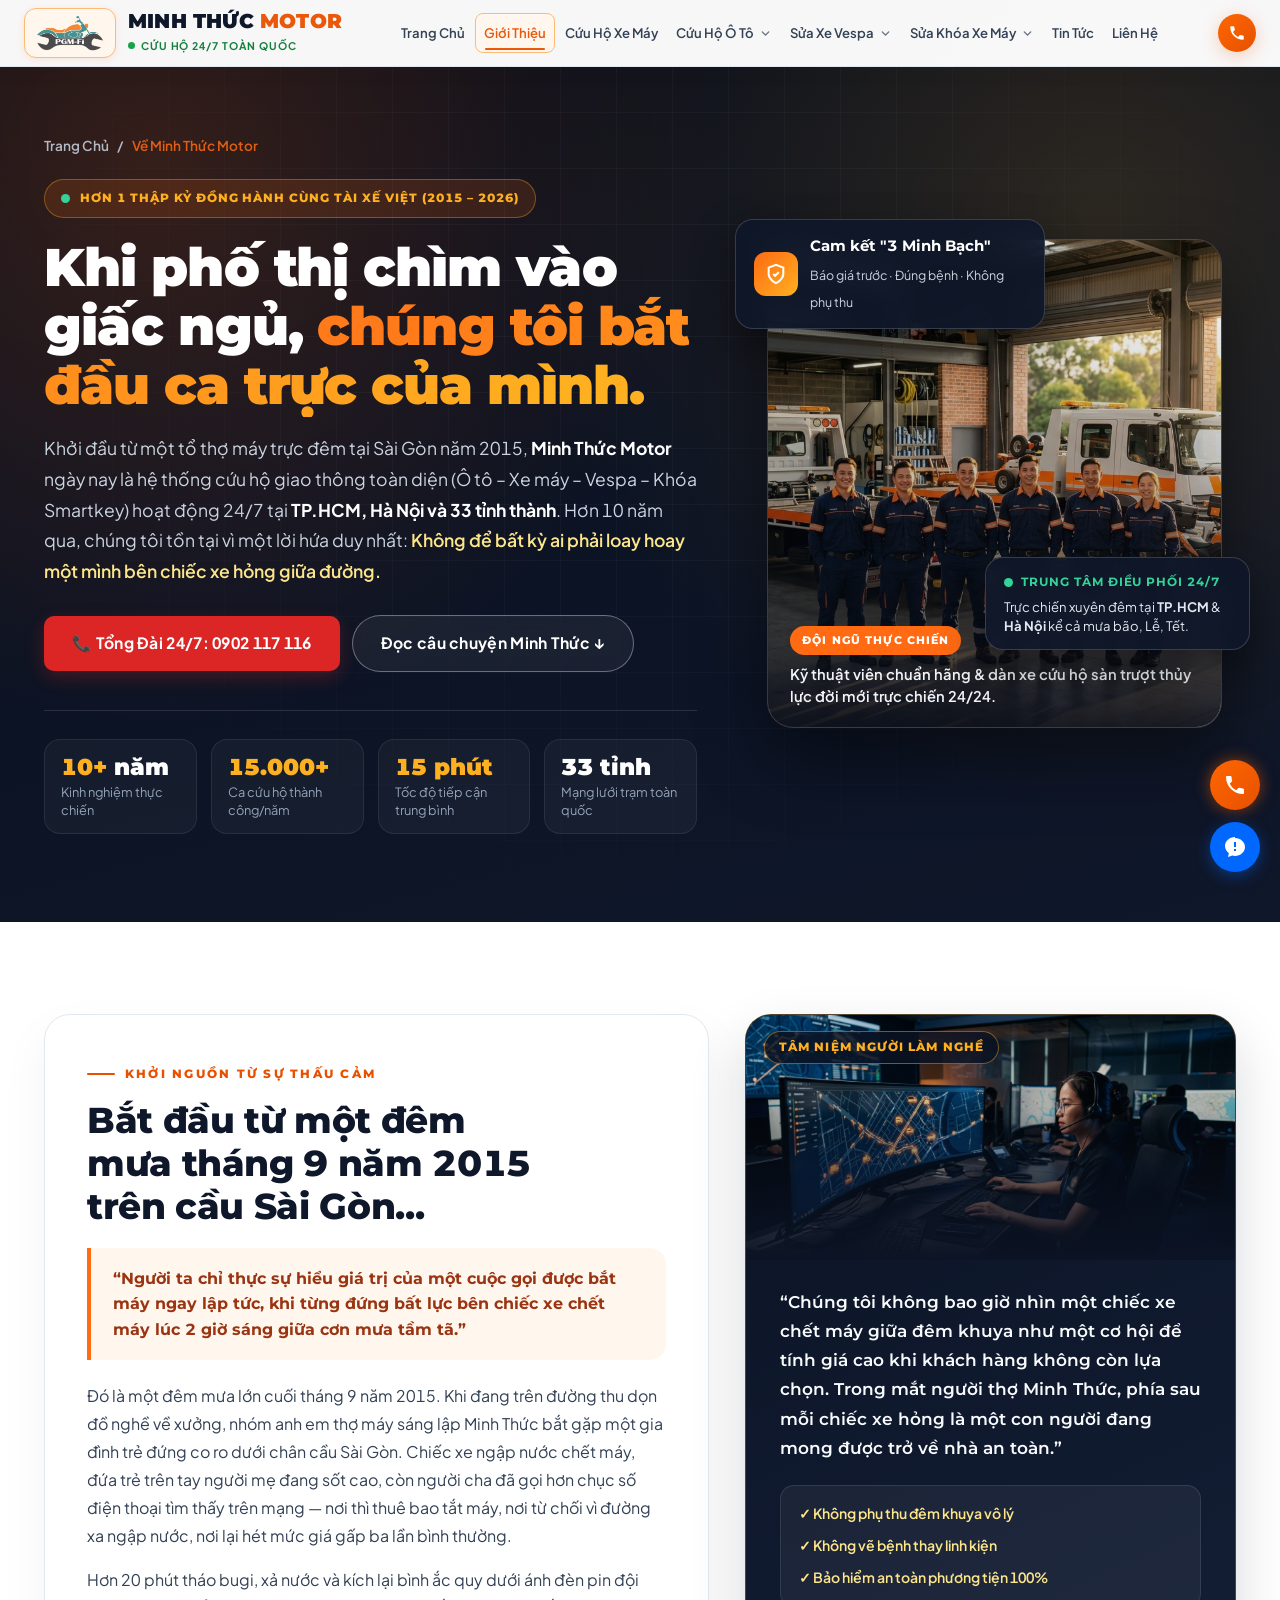
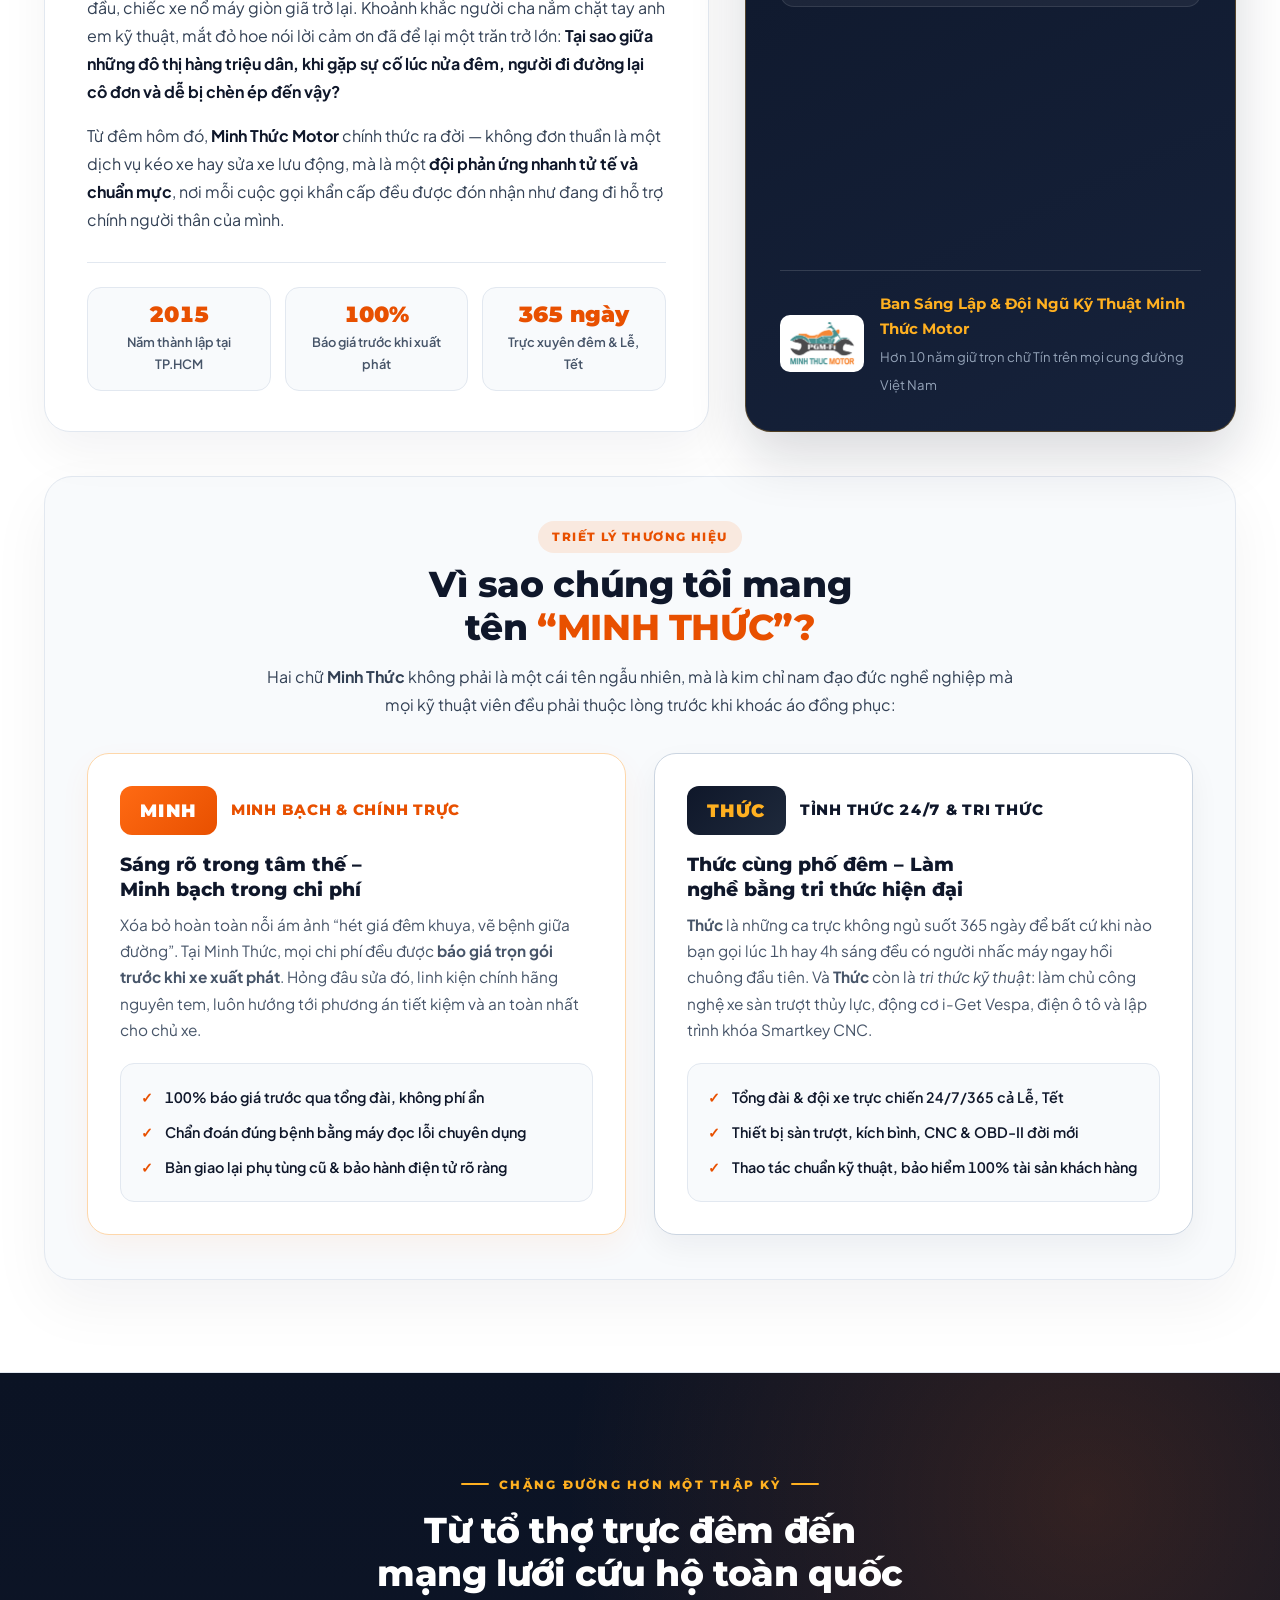
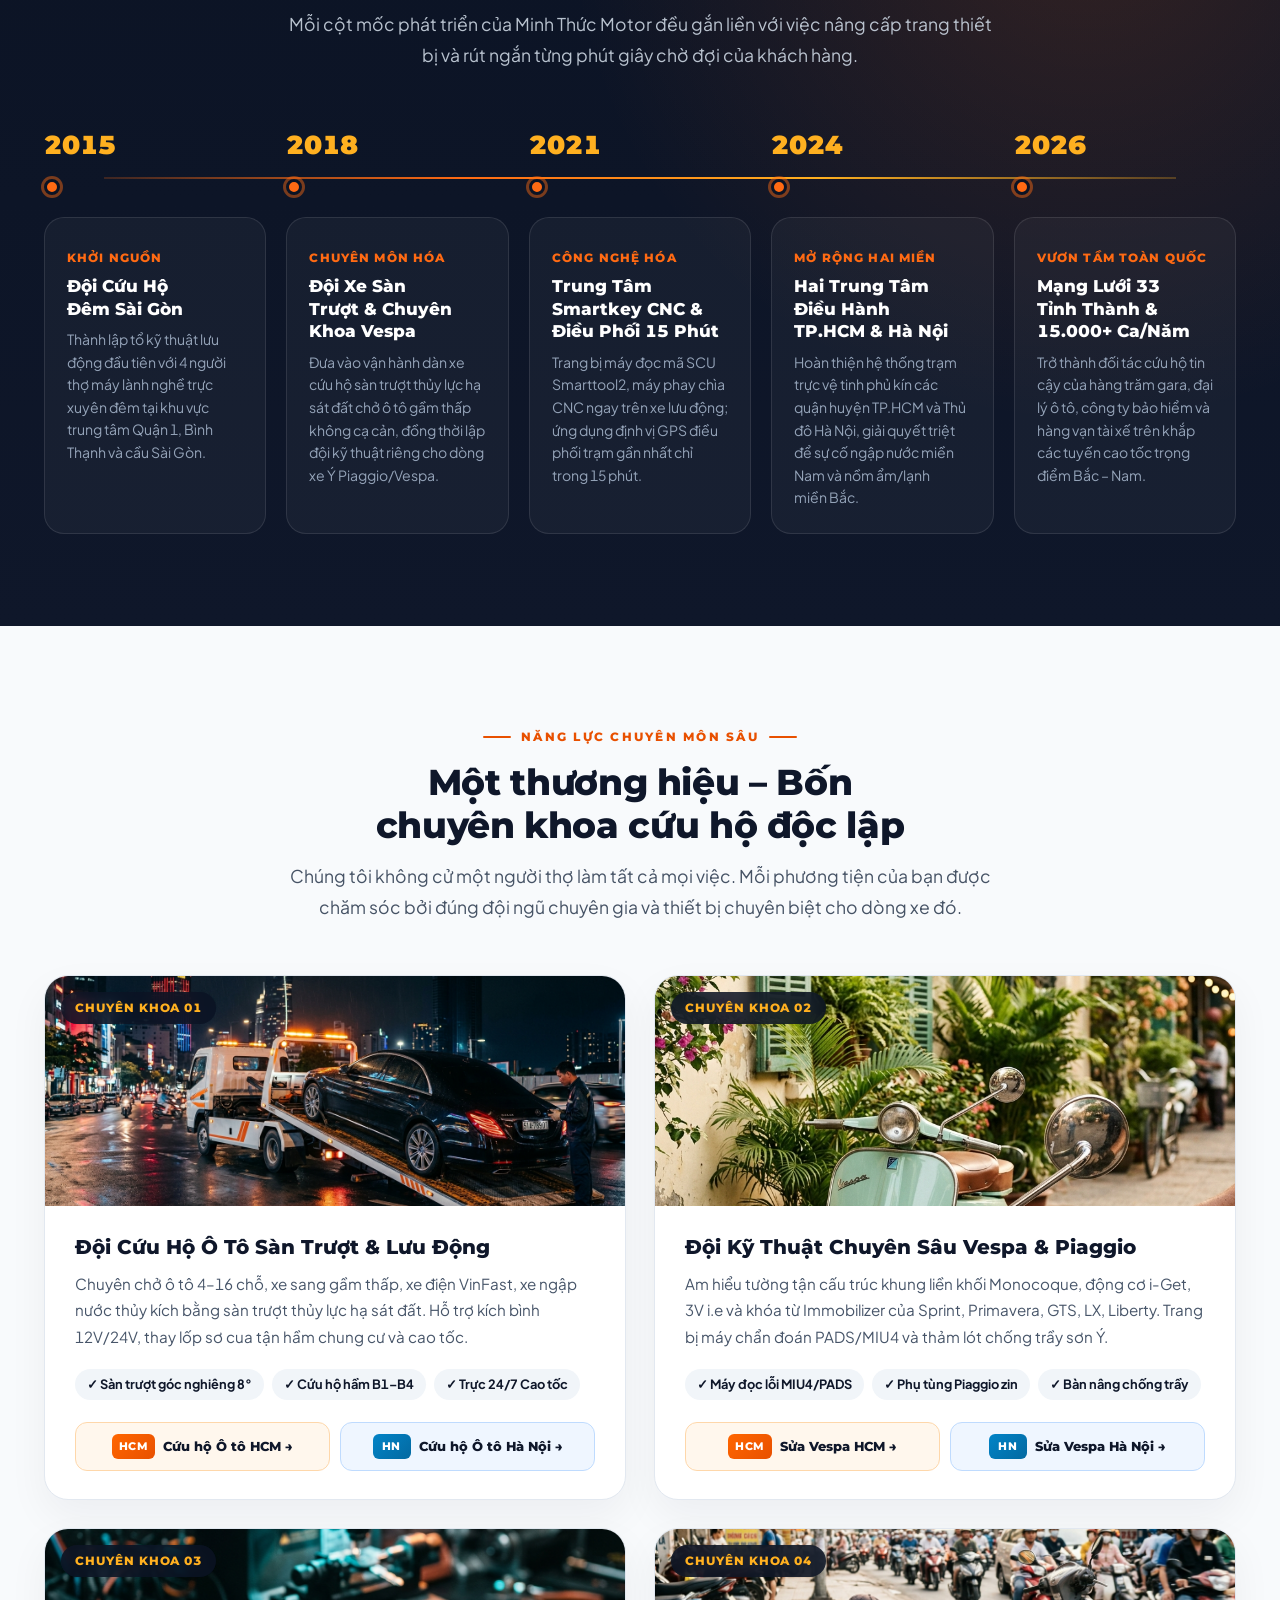
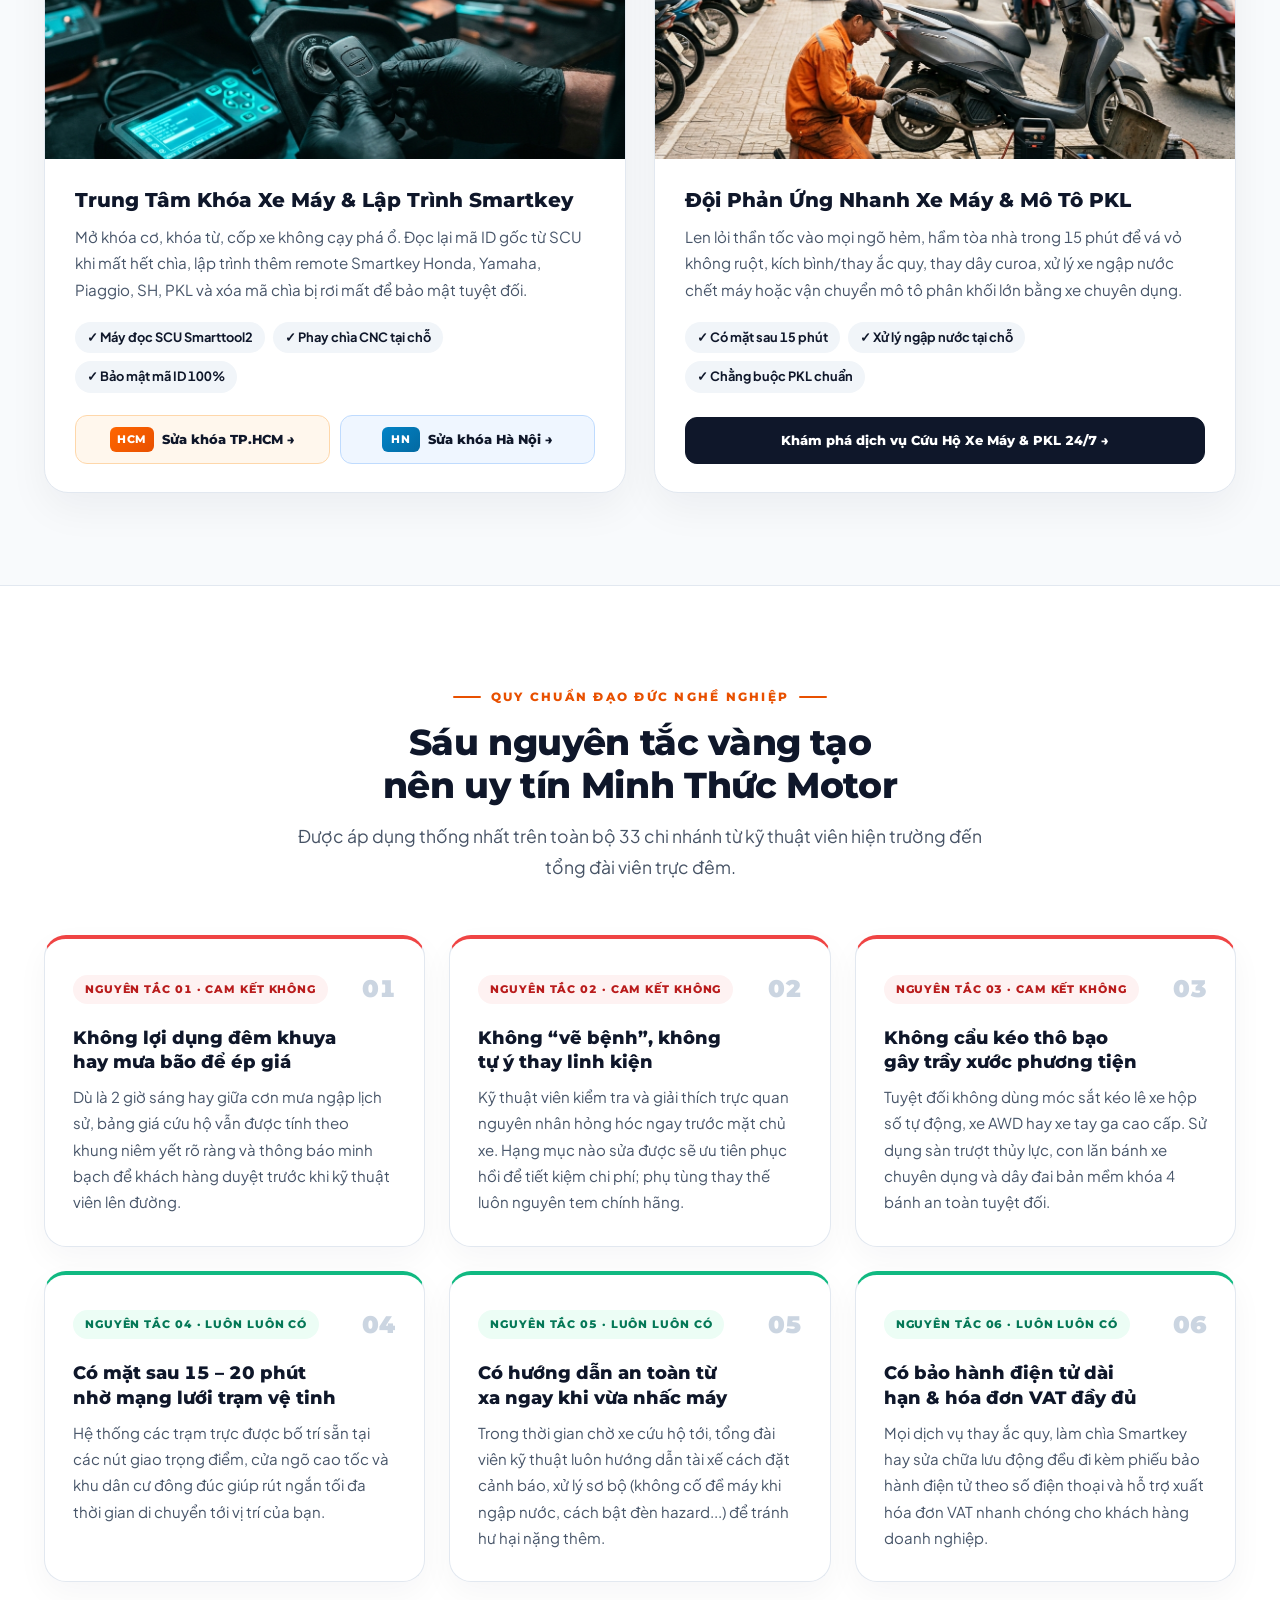
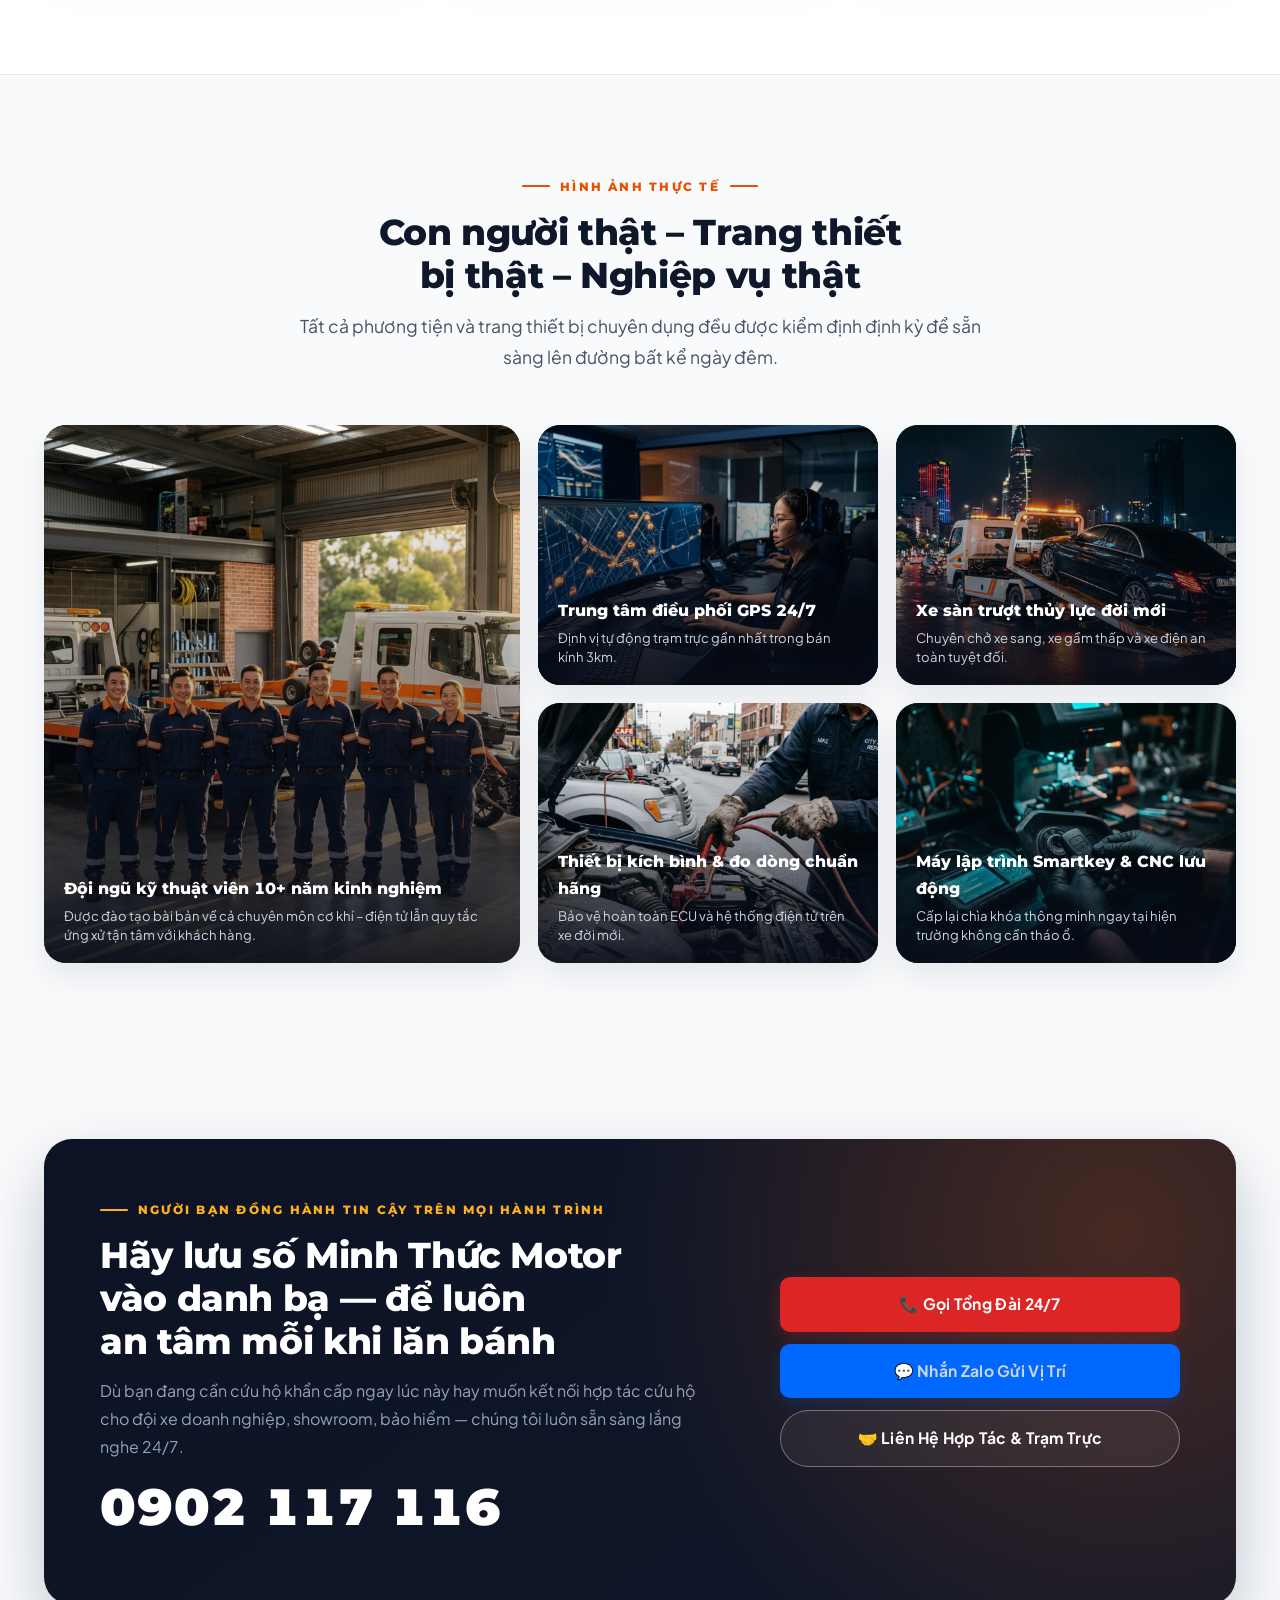
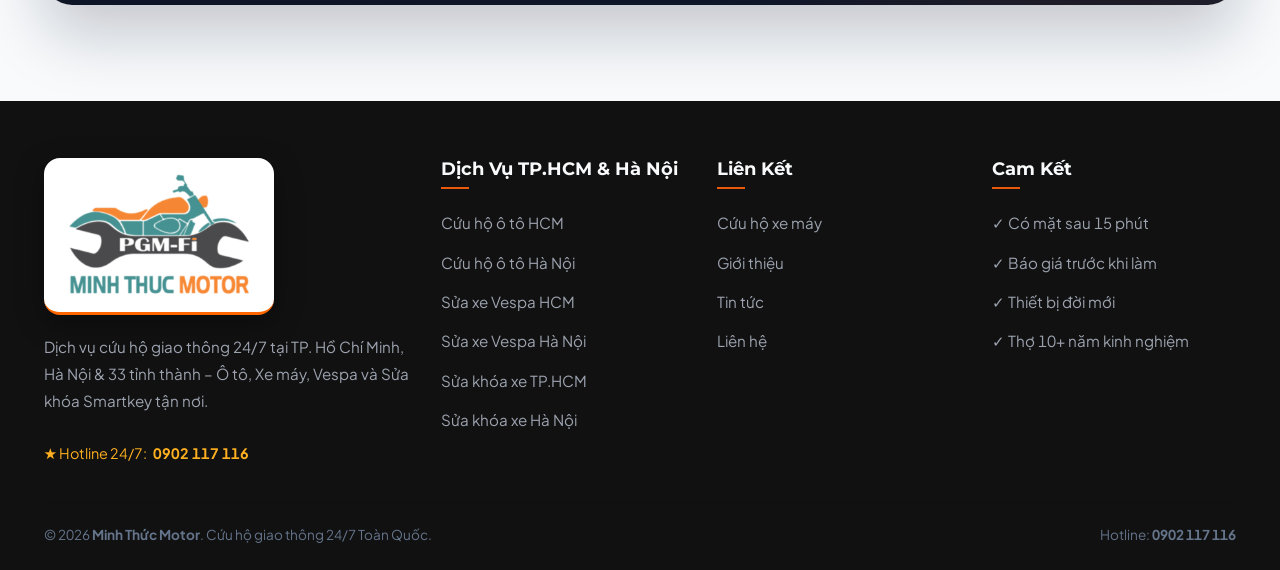
<file: gioi-thieu.html>
<!DOCTYPE html>
<html lang="vi">

<head>
  <meta charset="UTF-8">
  <meta name="viewport" content="width=device-width, initial-scale=1.0">
  <title>Giới Thiệu Minh Thức Motor | Câu Chuyện Hơn 10 Năm Cứu Hộ Giao Thông 24/7</title>
  <meta name="description"
    content="Câu chuyện thương hiệu Minh Thức Motor – Hơn 10 năm trực chiến cứu hộ ô tô, xe máy, Vespa và sửa khóa Smartkey 24/7 tại TP.HCM, Hà Nội & 33 tỉnh thành. Minh bạch giá, tỉnh thức mọi cung đường.">
  <link rel="icon" href="images/logo-mark.png" type="image/png">
  <link rel="stylesheet" href="css/style.css">
  <link rel="stylesheet" href="css/pages.css">
  <link rel="preload" as="image" href="images/doi-ngu.jpg" fetchpriority="high">
  <script>document.documentElement.classList.add('js');</script>
</head>

<body class="pg pg-about">
  <!-- HEADER -->
  <header class="header scrolled" id="mainHeader">
    <div class="container nav-container">
      <a href="index.html" class="logo" id="brandLogo" aria-label="Minh Thức Motor - Trang chủ">
        <span class="logo-icon"><img src="images/logo-mark.png" alt="Biểu tượng Minh Thức Motor PGM-Fi" width="70" height="36"></span>
        <span class="logo-text">
          <span class="logo-title">MINH THỨC <span class="logo-highlight">MOTOR</span></span>
          <span class="logo-subtitle"><span class="live-indicator"></span> Cứu hộ 24/7 Toàn Quốc</span>
        </span>
      </a>
      <nav class="nav-menu" id="navMenu" aria-label="Menu chính">
        <a href="index.html" class="nav-link">Trang Chủ</a>
        <a href="gioi-thieu.html" class="nav-link active" aria-current="page">Giới Thiệu</a>
        <a href="cuu-ho-xe-may.html" class="nav-link">Cứu Hộ Xe Máy</a>
        <div class="nav-dropdown">
          <a href="cuu-ho-o-to.html" class="nav-link nav-dropdown-toggle" aria-haspopup="true" aria-expanded="false">Cứu Hộ Ô Tô <svg class="nav-caret" width="13" height="13" viewBox="0 0 24 24" fill="none" stroke="currentColor" stroke-width="2.5" stroke-linecap="round" stroke-linejoin="round" aria-hidden="true"><polyline points="6 9 12 15 18 9"></polyline></svg></a>
          <div class="nav-dropdown-menu" role="menu">
            <a href="cuu-ho-o-to-hcm.html" class="nav-dropdown-item" role="menuitem"><span class="nav-city-badge">HCM</span><span>Cứu Hộ Ô Tô HCM</span></a>
            <a href="cuu-ho-o-to-ha-noi.html" class="nav-dropdown-item" role="menuitem"><span class="nav-city-badge nav-city-badge--hn">HN</span><span>Cứu Hộ Ô Tô Hà Nội</span></a>
          </div>
        </div>
        <div class="nav-dropdown">
          <a href="cuu-ho-xe-vespa.html" class="nav-link nav-dropdown-toggle" aria-haspopup="true" aria-expanded="false">Sửa Xe Vespa <svg class="nav-caret" width="13" height="13" viewBox="0 0 24 24" fill="none" stroke="currentColor" stroke-width="2.5" stroke-linecap="round" stroke-linejoin="round" aria-hidden="true"><polyline points="6 9 12 15 18 9"></polyline></svg></a>
          <div class="nav-dropdown-menu" role="menu">
            <a href="sua-xe-vespa-hcm.html" class="nav-dropdown-item" role="menuitem"><span class="nav-city-badge">HCM</span><span>Sửa Xe Vespa HCM</span></a>
            <a href="sua-xe-vespa-ha-noi.html" class="nav-dropdown-item" role="menuitem"><span class="nav-city-badge nav-city-badge--hn">HN</span><span>Sửa Xe Vespa Hà Nội</span></a>
          </div>
        </div>
        <div class="nav-dropdown">
          <a href="sua-khoa-xe-may.html" class="nav-link nav-dropdown-toggle" aria-haspopup="true" aria-expanded="false">Sửa Khóa Xe Máy <svg class="nav-caret" width="13" height="13" viewBox="0 0 24 24" fill="none" stroke="currentColor" stroke-width="2.5" stroke-linecap="round" stroke-linejoin="round" aria-hidden="true"><polyline points="6 9 12 15 18 9"></polyline></svg></a>
          <div class="nav-dropdown-menu" role="menu">
            <a href="sua-khoa-xe-tphcm.html" class="nav-dropdown-item" role="menuitem"><span class="nav-city-badge">HCM</span><span>Sửa Khóa Xe TP.HCM</span></a>
            <a href="sua-khoa-xe-ha-noi.html" class="nav-dropdown-item" role="menuitem"><span class="nav-city-badge nav-city-badge--hn">HN</span><span>Sửa Khóa Xe Hà Nội</span></a>
          </div>
        </div>
        <a href="tin-tuc.html" class="nav-link">Tin Tức</a>
        <a href="lien-he.html" class="nav-link">Liên Hệ</a>
      </nav>
      <div class="nav-actions">
        <a href="tel:0902117116" class="nav-hotline-btn" id="headerCallBtn" title="Gọi cứu hộ 24/7"><svg width="18" height="18" viewBox="0 0 24 24" fill="currentColor" aria-hidden="true"><path d="M20.01 15.38c-1.23 0-2.42-.2-3.53-.56a.977.977 0 0 0-1.01.24l-2.2 2.2a15.053 15.053 0 0 1-6.59-6.59l2.2-2.21a.96.96 0 0 0 .25-1A11.36 11.36 0 0 1 8.5 4c0-.55-.45-1-1-1H4c-.55 0-1 .45-1 1 0 9.39 7.61 17 17 17 .55 0 1-.45 1-1v-3.5c0-.55-.45-1-.99-1.12z"/></svg><span>0902 117 116</span></a>
        <button class="mobile-toggle" id="mobileMenuToggle" aria-label="Mở menu"><svg width="24" height="24" viewBox="0 0 24 24" fill="none" stroke="currentColor" stroke-width="2" aria-hidden="true"><line x1="3" y1="12" x2="21" y2="12"></line><line x1="3" y1="6" x2="21" y2="6"></line><line x1="3" y1="18" x2="21" y2="18"></line></svg></button>
      </div>
    </div>
  </header>

  <main>
    <!-- ==========================================================================
         1. HERO: TÂM THẾ NGƯỜI GÁC ĐƯỜNG ĐÊM (SPLIT CORPORATE HERO)
         ========================================================================== -->
    <section class="ab-hero">
      <div class="ab-hero__glow" aria-hidden="true"></div>
      <div class="container">
        <div class="ab-hero__grid">
          <!-- Left: Narrative & Actions -->
          <div class="ab-hero__copy" data-reveal>
            <nav class="crumb" aria-label="Breadcrumb">
              <a href="index.html">Trang Chủ</a>
              <span aria-hidden="true">/</span>
              <span aria-current="page">Về Minh Thức Motor</span>
            </nav>

            <div class="ab-hero__badge">
              <span class="live-dot" aria-hidden="true"></span>
              <span>HƠN 1 THẬP KỶ ĐỒNG HÀNH CÙNG TÀI XẾ VIỆT (2015 – 2026)</span>
            </div>

            <h1 class="h1">
              Khi phố thị chìm vào giấc ngủ, <span class="grad-text">chúng tôi bắt đầu ca trực của mình.</span>
            </h1>

            <p class="lead">
              Khởi đầu từ một tổ thợ máy trực đêm tại Sài Gòn năm 2015, <strong>Minh Thức Motor</strong> ngày nay là hệ thống cứu hộ giao thông toàn diện (Ô tô – Xe máy – Vespa – Khóa Smartkey) hoạt động 24/7 tại <strong>TP.HCM, Hà Nội và 33 tỉnh thành</strong>. Hơn 10 năm qua, chúng tôi tồn tại vì một lời hứa duy nhất: <em>Không để bất kỳ ai phải loay hoay một mình bên chiếc xe hỏng giữa đường.</em>
            </p>

            <div class="btn-row">
              <a href="tel:0902117116" class="btn btn-emergency">📞 Tổng Đài 24/7: 0902 117 116</a>
              <a href="#cau-chuyen" class="btn btn-light-outline">Đọc câu chuyện Minh Thức ↓</a>
            </div>

            <div class="ab-hero__metrics" aria-label="Con số ấn tượng">
              <div class="ab-metric">
                <b><span data-count="10" data-suffix="+">10+</span> năm</b>
                <span>Kinh nghiệm thực chiến</span>
              </div>
              <div class="ab-metric">
                <b><span data-count="15000" data-suffix="+">15.000+</span></b>
                <span>Ca cứu hộ thành công/năm</span>
              </div>
              <div class="ab-metric">
                <b><span data-count="15" data-suffix=" phút">15 phút</span></b>
                <span>Tốc độ tiếp cận trung bình</span>
              </div>
              <div class="ab-metric">
                <b>33 tỉnh</b>
                <span>Mạng lưới trạm toàn quốc</span>
              </div>
            </div>
          </div>

          <!-- Right: Framed Visual Showcase -->
          <div class="ab-hero__visual" data-reveal="2">
            <div class="ab-showcase">
              <div class="ab-showcase__main">
                <img src="images/doi-ngu.jpg" alt="Đội ngũ kỹ thuật viên và đội xe cứu hộ sàn trượt Minh Thức Motor sẵn sàng xuất phát" fetchpriority="high">
                <div class="ab-showcase__overlay"></div>
                <div class="ab-showcase__caption">
                  <span class="ab-showcase__tag">ĐỘI NGŨ THỰC CHIẾN</span>
                  <p>Kỹ thuật viên chuẩn hãng &amp; dàn xe cứu hộ sàn trượt thủy lực đời mới trực chiến 24/24.</p>
                </div>
              </div>

              <!-- Floating Card Top-Left -->
              <div class="ab-float-card ab-float-card--top">
                <div class="ab-float-card__icon" aria-hidden="true">
                  <svg width="22" height="22" viewBox="0 0 24 24" fill="none" stroke="currentColor" stroke-width="2.2"><path d="M12 22s8-4 8-10V5l-8-3-8 3v7c0 6 8 10 8 10z"/><polyline points="9 12 11 14 15 10"/></svg>
                </div>
                <div>
                  <strong>Cam kết "3 Minh Bạch"</strong>
                  <span>Báo giá trước · Đúng bệnh · Không phụ thu</span>
                </div>
              </div>

              <!-- Floating Card Bottom-Right -->
              <div class="ab-float-card ab-float-card--bottom">
                <div class="ab-float-card__live">
                  <span class="live-dot" aria-hidden="true"></span>
                  <b>TRUNG TÂM ĐIỀU PHỐI 24/7</b>
                </div>
                <p>Trực chiến xuyên đêm tại <strong>TP.HCM</strong> &amp; <strong>Hà Nội</strong> kể cả mưa bão, Lễ, Tết.</p>
              </div>
            </div>
          </div>
        </div>
      </div>
    </section>

    <!-- ==========================================================================
         2. CÂU CHUYỆN KHỞI NGUỒN & Ý NGHĨA TÊN GỌI "MINH THỨC"
         ========================================================================== -->
    <section class="pg-section ab-origin" id="cau-chuyen">
      <div class="container">
        <!-- Phần 2A: Câu chuyện khởi nguồn & Tâm niệm sáng lập (2 cột cân xứng chiều cao 100%) -->
        <div class="ab-story-row">
          <!-- Cột trái: Câu chuyện khởi nguồn -->
          <div class="ab-narrative-card" data-reveal>
            <div>
              <span class="kicker">Khởi nguồn từ sự thấu cảm</span>
              <h2 class="h2">Bắt đầu từ một đêm mưa tháng 9 năm 2015 trên cầu Sài Gòn...</h2>

              <p class="ab-lead-quote">
                “Người ta chỉ thực sự hiểu giá trị của một cuộc gọi được bắt máy ngay lập tức, khi từng đứng bất lực bên chiếc xe chết máy lúc 2 giờ sáng giữa cơn mưa tầm tã.”
              </p>

              <div class="ab-prose">
                <p>
                  Đó là một đêm mưa lớn cuối tháng 9 năm 2015. Khi đang trên đường thu dọn đồ nghề về xưởng, nhóm anh em thợ máy sáng lập Minh Thức bắt gặp một gia đình trẻ đứng co ro dưới chân cầu Sài Gòn. Chiếc xe ngập nước chết máy, đứa trẻ trên tay người mẹ đang sốt cao, còn người cha đã gọi hơn chục số điện thoại tìm thấy trên mạng — nơi thì thuê bao tắt máy, nơi từ chối vì đường xa ngập nước, nơi lại hét mức giá gấp ba lần bình thường.
                </p>
                <p>
                  Hơn 20 phút tháo bugi, xả nước và kích lại bình ắc quy dưới ánh đèn pin đội đầu, chiếc xe nổ máy giòn giã trở lại. Khoảnh khắc người cha nắm chặt tay anh em kỹ thuật, mắt đỏ hoe nói lời cảm ơn đã để lại một trăn trở lớn: <strong>Tại sao giữa những đô thị hàng triệu dân, khi gặp sự cố lúc nửa đêm, người đi đường lại cô đơn và dễ bị chèn ép đến vậy?</strong>
                </p>
                <p>
                  Từ đêm hôm đó, <strong>Minh Thức Motor</strong> chính thức ra đời — không đơn thuần là một dịch vụ kéo xe hay sửa xe lưu động, mà là một <strong>đội phản ứng nhanh tử tế và chuẩn mực</strong>, nơi mỗi cuộc gọi khẩn cấp đều được đón nhận như đang đi hỗ trợ chính người thân của mình.
                </p>
              </div>
            </div>

            <div class="ab-narrative-highlights">
              <div class="ab-nh-item">
                <b>2015</b>
                <span>Năm thành lập tại TP.HCM</span>
              </div>
              <div class="ab-nh-item">
                <b>100%</b>
                <span>Báo giá trước khi xuất phát</span>
              </div>
              <div class="ab-nh-item">
                <b>365 ngày</b>
                <span>Trực xuyên đêm &amp; Lễ, Tết</span>
              </div>
            </div>
          </div>

          <!-- Cột phải: Tâm niệm Ban Sáng Lập & Hình ảnh thực tế (Cao bằng cột trái 100%) -->
          <aside class="ab-founder-card" data-reveal="2">
            <div class="ab-founder-card__media">
              <img src="images/trung-tam-dieu-phoi.jpg" alt="Trung tâm điều phối và đội ngũ kỹ thuật Minh Thức Motor trực đêm" loading="lazy">
              <span class="ab-founder-card__badge">TÂM NIỆM NGƯỜI LÀM NGHỀ</span>
            </div>

            <blockquote class="ab-founder-box">
              <div class="ab-founder-box__quote">
                “Chúng tôi không bao giờ nhìn một chiếc xe chết máy giữa đêm khuya như một cơ hội để tính giá cao khi khách hàng không còn lựa chọn. Trong mắt người thợ Minh Thức, phía sau mỗi chiếc xe hỏng là một con người đang mong được trở về nhà an toàn.”
              </div>

              <div class="ab-founder-box__pledges">
                <span>✓ Không phụ thu đêm khuya vô lý</span>
                <span>✓ Không vẽ bệnh thay linh kiện</span>
                <span>✓ Bảo hiểm an toàn phương tiện 100%</span>
              </div>

              <footer class="ab-founder-box__author">
                <img src="images/logo-full.png" alt="Logo Minh Thức Motor" width="84" height="55" loading="lazy">
                <div>
                  <strong>Ban Sáng Lập &amp; Đội Ngũ Kỹ Thuật Minh Thức Motor</strong>
                  <span>Hơn 10 năm giữ trọn chữ Tín trên mọi cung đường Việt Nam</span>
                </div>
              </footer>
            </blockquote>
          </aside>
        </div>

        <!-- Phần 2B: Giải mã tên gọi "MINH THỨC" (2 Thẻ lớn đặt song song cân đối 1:1) -->
        <div class="ab-etymology" data-reveal>
          <div class="ab-etymology__header">
            <span class="ab-etymology__tag">TRIẾT LÝ THƯƠNG HIỆU</span>
            <h3 class="h2">Vì sao chúng tôi mang tên <span>“MINH THỨC”?</span></h3>
            <p>Hai chữ <strong>Minh Thức</strong> không phải là một cái tên ngẫu nhiên, mà là kim chỉ nam đạo đức nghề nghiệp mà mọi kỹ thuật viên đều phải thuộc lòng trước khi khoác áo đồng phục:</p>
          </div>

          <div class="ab-pillars">
            <!-- Chữ MINH (Cột trái) -->
            <article class="ab-pillar">
              <div class="ab-pillar__badge">
                <span class="ab-pillar__char">MINH</span>
                <span class="ab-pillar__sub">Minh Bạch &amp; Chính Trực</span>
              </div>
              <div class="ab-pillar__body">
                <h4>Sáng rõ trong tâm thế – Minh bạch trong chi phí</h4>
                <p>
                  Xóa bỏ hoàn toàn nỗi ám ảnh “hét giá đêm khuya, vẽ bệnh giữa đường”. Tại Minh Thức, mọi chi phí đều được <strong>báo giá trọn gói trước khi xe xuất phát</strong>. Hỏng đâu sửa đó, linh kiện chính hãng nguyên tem, luôn hướng tới phương án tiết kiệm và an toàn nhất cho chủ xe.
                </p>
                <ul class="ab-pillar__list">
                  <li>100% báo giá trước qua tổng đài, không phí ẩn</li>
                  <li>Chẩn đoán đúng bệnh bằng máy đọc lỗi chuyên dụng</li>
                  <li>Bàn giao lại phụ tùng cũ &amp; bảo hành điện tử rõ ràng</li>
                </ul>
              </div>
            </article>

            <!-- Chữ THỨC (Cột phải - Cân đối 100% với Chữ MINH) -->
            <article class="ab-pillar ab-pillar--navy">
              <div class="ab-pillar__badge">
                <span class="ab-pillar__char">THỨC</span>
                <span class="ab-pillar__sub">Tỉnh Thức 24/7 &amp; Tri Thức</span>
              </div>
              <div class="ab-pillar__body">
                <h4>Thức cùng phố đêm – Làm nghề bằng tri thức hiện đại</h4>
                <p>
                  <strong>Thức</strong> là những ca trực không ngủ suốt 365 ngày để bất cứ khi nào bạn gọi lúc 1h hay 4h sáng đều có người nhấc máy ngay hồi chuông đầu tiên. Và <strong>Thức</strong> còn là <em>tri thức kỹ thuật</em>: làm chủ công nghệ xe sàn trượt thủy lực, động cơ i-Get Vespa, điện ô tô và lập trình khóa Smartkey CNC.
                </p>
                <ul class="ab-pillar__list">
                  <li>Tổng đài &amp; đội xe trực chiến 24/7/365 cả Lễ, Tết</li>
                  <li>Thiết bị sàn trượt, kích bình, CNC &amp; OBD-II đời mới</li>
                  <li>Thao tác chuẩn kỹ thuật, bảo hiểm 100% tài sản khách hàng</li>
                </ul>
              </div>
            </article>
          </div>
        </div>
      </div>
    </section>

    <!-- ==========================================================================
         3. HÀNH TRÌNH PHÁT TRIỂN (TIMELINE CỘT MỐC 2015 – 2026)
         ========================================================================== -->
    <section class="pg-section ab-journey">
      <div class="container">
        <div class="pg-head center" data-reveal>
          <span class="kicker" style="--accent:#FFB020">Chặng đường hơn một thập kỷ</span>
          <h2 class="h2">Từ tổ thợ trực đêm đến mạng lưới cứu hộ toàn quốc</h2>
          <p class="lead">Mỗi cột mốc phát triển của Minh Thức Motor đều gắn liền với việc nâng cấp trang thiết bị và rút ngắn từng phút giây chờ đợi của khách hàng.</p>
        </div>

        <div class="ab-timeline">
          <article class="ab-milestone" data-reveal>
            <div class="ab-milestone__year">2015</div>
            <div class="ab-milestone__dot" aria-hidden="true"></div>
            <div class="ab-milestone__card">
              <span class="ab-milestone__phase">Khởi nguồn</span>
              <h3 class="h3">Đội Cứu Hộ Đêm Sài Gòn</h3>
              <p>Thành lập tổ kỹ thuật lưu động đầu tiên với 4 người thợ máy lành nghề trực xuyên đêm tại khu vực trung tâm Quận 1, Bình Thạnh và cầu Sài Gòn.</p>
            </div>
          </article>

          <article class="ab-milestone" data-reveal="2">
            <div class="ab-milestone__year">2018</div>
            <div class="ab-milestone__dot" aria-hidden="true"></div>
            <div class="ab-milestone__card">
              <span class="ab-milestone__phase">Chuyên môn hóa</span>
              <h3 class="h3">Đội Xe Sàn Trượt &amp; Chuyên Khoa Vespa</h3>
              <p>Đưa vào vận hành dàn xe cứu hộ sàn trượt thủy lực hạ sát đất chở ô tô gầm thấp không cạ cản, đồng thời lập đội kỹ thuật riêng cho dòng xe Ý Piaggio/Vespa.</p>
            </div>
          </article>

          <article class="ab-milestone" data-reveal="3">
            <div class="ab-milestone__year">2021</div>
            <div class="ab-milestone__dot" aria-hidden="true"></div>
            <div class="ab-milestone__card">
              <span class="ab-milestone__phase">Công nghệ hóa</span>
              <h3 class="h3">Trung Tâm Smartkey CNC &amp; Điều Phối 15 Phút</h3>
              <p>Trang bị máy đọc mã SCU Smarttool2, máy phay chìa CNC ngay trên xe lưu động; ứng dụng định vị GPS điều phối trạm gần nhất chỉ trong 15 phút.</p>
            </div>
          </article>

          <article class="ab-milestone" data-reveal="4">
            <div class="ab-milestone__year">2024</div>
            <div class="ab-milestone__dot" aria-hidden="true"></div>
            <div class="ab-milestone__card">
              <span class="ab-milestone__phase">Mở rộng hai miền</span>
              <h3 class="h3">Hai Trung Tâm Điều Hành TP.HCM &amp; Hà Nội</h3>
              <p>Hoàn thiện hệ thống trạm trực vệ tinh phủ kín các quận huyện TP.HCM và Thủ đô Hà Nội, giải quyết triệt để sự cố ngập nước miền Nam và nồm ẩm/lạnh miền Bắc.</p>
            </div>
          </article>

          <article class="ab-milestone" data-reveal>
            <div class="ab-milestone__year">2026</div>
            <div class="ab-milestone__dot" aria-hidden="true"></div>
            <div class="ab-milestone__card">
              <span class="ab-milestone__phase">Vươn tầm toàn quốc</span>
              <h3 class="h3">Mạng Lưới 33 Tỉnh Thành &amp; 15.000+ Ca/Năm</h3>
              <p>Trở thành đối tác cứu hộ tin cậy của hàng trăm gara, đại lý ô tô, công ty bảo hiểm và hàng vạn tài xế trên khắp các tuyến cao tốc trọng điểm Bắc – Nam.</p>
            </div>
          </article>
        </div>
      </div>
    </section>

    <!-- ==========================================================================
         4. HỆ SINH THÁI 4 CHUYÊN KHOA ĐỘC LẬP (TP.HCM & HÀ NỘI)
         ========================================================================== -->
    <section class="pg-section ab-divisions">
      <div class="container">
        <div class="pg-head center" data-reveal>
          <span class="kicker">Năng lực chuyên môn sâu</span>
          <h2 class="h2">Một thương hiệu – Bốn chuyên khoa cứu hộ độc lập</h2>
          <p class="lead">Chúng tôi không cử một người thợ làm tất cả mọi việc. Mỗi phương tiện của bạn được chăm sóc bởi đúng đội ngũ chuyên gia và thiết bị chuyên biệt cho dòng xe đó.</p>
        </div>

        <div class="ab-div-grid">
          <!-- Chuyên khoa 1: Cứu hộ Ô tô -->
          <article class="ab-div-card" data-reveal>
            <div class="ab-div-card__media">
              <img src="images/oto-san-truot.jpg" alt="Xe cứu hộ sàn trượt thủy lực Minh Thức Motor chở ô tô an toàn" loading="lazy">
              <span class="ab-div-card__badge">Chuyên khoa 01</span>
            </div>
            <div class="ab-div-card__body">
              <h3 class="h3">Đội Cứu Hộ Ô Tô Sàn Trượt &amp; Lưu Động</h3>
              <p>Chuyên chở ô tô 4–16 chỗ, xe sang gầm thấp, xe điện VinFast, xe ngập nước thủy kích bằng sàn trượt thủy lực hạ sát đất. Hỗ trợ kích bình 12V/24V, thay lốp sơ cua tận hầm chung cư và cao tốc.</p>
              <div class="ab-div-card__specs">
                <span>✓ Sàn trượt góc nghiêng 8°</span>
                <span>✓ Cứu hộ hầm B1–B4</span>
                <span>✓ Trực 24/7 Cao tốc</span>
              </div>
              <div class="ab-div-card__links">
                <a href="cuu-ho-o-to-hcm.html" class="ab-city-btn"><span class="nav-city-badge">HCM</span> Cứu hộ Ô tô HCM →</a>
                <a href="cuu-ho-o-to-ha-noi.html" class="ab-city-btn ab-city-btn--hn"><span class="nav-city-badge nav-city-badge--hn">HN</span> Cứu hộ Ô tô Hà Nội →</a>
              </div>
            </div>
          </article>

          <!-- Chuyên khoa 2: Sửa xe Vespa -->
          <article class="ab-div-card" data-reveal="2">
            <div class="ab-div-card__media">
              <img src="images/vespa-co-dien.jpg" alt="Kỹ thuật viên chuyên dòng xe Ý Piaggio Vespa kiểm tra động cơ" loading="lazy">
              <span class="ab-div-card__badge">Chuyên khoa 02</span>
            </div>
            <div class="ab-div-card__body">
              <h3 class="h3">Đội Kỹ Thuật Chuyên Sâu Vespa &amp; Piaggio</h3>
              <p>Am hiểu tường tận cấu trúc khung liền khối Monocoque, động cơ i-Get, 3V i.e và khóa từ Immobilizer của Sprint, Primavera, GTS, LX, Liberty. Trang bị máy chẩn đoán PADS/MIU4 và thảm lót chống trầy sơn Ý.</p>
              <div class="ab-div-card__specs">
                <span>✓ Máy đọc lỗi MIU4/PADS</span>
                <span>✓ Phụ tùng Piaggio zin</span>
                <span>✓ Bàn nâng chống trầy</span>
              </div>
              <div class="ab-div-card__links">
                <a href="sua-xe-vespa-hcm.html" class="ab-city-btn"><span class="nav-city-badge">HCM</span> Sửa Vespa HCM →</a>
                <a href="sua-xe-vespa-ha-noi.html" class="ab-city-btn ab-city-btn--hn"><span class="nav-city-badge nav-city-badge--hn">HN</span> Sửa Vespa Hà Nội →</a>
              </div>
            </div>
          </article>

          <!-- Chuyên khoa 3: Sửa khóa & Smartkey -->
          <article class="ab-div-card" data-reveal>
            <div class="ab-div-card__media">
              <img src="images/sua-khoa-smartkey.jpg" alt="Chuyên gia khóa Smartkey đọc mã SCU và cắt chìa CNC tại chỗ" loading="lazy">
              <span class="ab-div-card__badge">Chuyên khoa 03</span>
            </div>
            <div class="ab-div-card__body">
              <h3 class="h3">Trung Tâm Khóa Xe Máy &amp; Lập Trình Smartkey</h3>
              <p>Mở khóa cơ, khóa từ, cốp xe không cạy phá ổ. Đọc lại mã ID gốc từ SCU khi mất hết chìa, lập trình thêm remote Smartkey Honda, Yamaha, Piaggio, SH, PKL và xóa mã chìa bị rơi mất để bảo mật tuyệt đối.</p>
              <div class="ab-div-card__specs">
                <span>✓ Máy đọc SCU Smarttool2</span>
                <span>✓ Phay chìa CNC tại chỗ</span>
                <span>✓ Bảo mật mã ID 100%</span>
              </div>
              <div class="ab-div-card__links">
                <a href="sua-khoa-xe-tphcm.html" class="ab-city-btn"><span class="nav-city-badge">HCM</span> Sửa khóa TP.HCM →</a>
                <a href="sua-khoa-xe-ha-noi.html" class="ab-city-btn ab-city-btn--hn"><span class="nav-city-badge nav-city-badge--hn">HN</span> Sửa khóa Hà Nội →</a>
              </div>
            </div>
          </article>

          <!-- Chuyên khoa 4: Cứu hộ Xe máy & PKL -->
          <article class="ab-div-card" data-reveal="2">
            <div class="ab-div-card__media">
              <img src="images/xe-may-va-vo.jpg" alt="Kỹ thuật viên cứu hộ xe máy vá vỏ kích bình tận nơi" loading="lazy">
              <span class="ab-div-card__badge">Chuyên khoa 04</span>
            </div>
            <div class="ab-div-card__body">
              <h3 class="h3">Đội Phản Ứng Nhanh Xe Máy &amp; Mô Tô PKL</h3>
              <p>Len lỏi thần tốc vào mọi ngõ hẻm, hầm tòa nhà trong 15 phút để vá vỏ không ruột, kích bình/thay ắc quy, thay dây curoa, xử lý xe ngập nước chết máy hoặc vận chuyển mô tô phân khối lớn bằng xe chuyên dụng.</p>
              <div class="ab-div-card__specs">
                <span>✓ Có mặt sau 15 phút</span>
                <span>✓ Xử lý ngập nước tại chỗ</span>
                <span>✓ Chằng buộc PKL chuẩn</span>
              </div>
              <div class="ab-div-card__links">
                <a href="cuu-ho-xe-may.html" class="ab-city-btn ab-city-btn--full">Khám phá dịch vụ Cứu Hộ Xe Máy &amp; PKL 24/7 →</a>
              </div>
            </div>
          </article>
        </div>
      </div>
    </section>

    <!-- ==========================================================================
         5. QUY CHUẨN ĐẠO ĐỨC NGHỀ NGHIỆP: "3 KHÔNG – 3 CÓ"
         ========================================================================== -->
    <section class="pg-section ab-ethics">
      <div class="container">
        <div class="pg-head center" data-reveal>
          <span class="kicker">Quy chuẩn đạo đức nghề nghiệp</span>
          <h2 class="h2">Sáu nguyên tắc vàng tạo nên uy tín Minh Thức Motor</h2>
          <p class="lead">Được áp dụng thống nhất trên toàn bộ 33 chi nhánh từ kỹ thuật viên hiện trường đến tổng đài viên trực đêm.</p>
        </div>

        <div class="ab-ethics__grid">
          <div class="ab-ethic-card ab-ethic-card--no" data-reveal>
            <div class="ab-ethic-card__top">
              <span class="ab-ethic-card__pill">NGUYÊN TẮC 01 · CAM KẾT KHÔNG</span>
              <span class="ab-ethic-card__num">01</span>
            </div>
            <h3 class="h3">Không lợi dụng đêm khuya hay mưa bão để ép giá</h3>
            <p>Dù là 2 giờ sáng hay giữa cơn mưa ngập lịch sử, bảng giá cứu hộ vẫn được tính theo khung niêm yết rõ ràng và thông báo minh bạch để khách hàng duyệt trước khi kỹ thuật viên lên đường.</p>
          </div>

          <div class="ab-ethic-card ab-ethic-card--no" data-reveal="2">
            <div class="ab-ethic-card__top">
              <span class="ab-ethic-card__pill">NGUYÊN TẮC 02 · CAM KẾT KHÔNG</span>
              <span class="ab-ethic-card__num">02</span>
            </div>
            <h3 class="h3">Không “vẽ bệnh”, không tự ý thay linh kiện</h3>
            <p>Kỹ thuật viên kiểm tra và giải thích trực quan nguyên nhân hỏng hóc ngay trước mặt chủ xe. Hạng mục nào sửa được sẽ ưu tiên phục hồi để tiết kiệm chi phí; phụ tùng thay thế luôn nguyên tem chính hãng.</p>
          </div>

          <div class="ab-ethic-card ab-ethic-card--no" data-reveal="3">
            <div class="ab-ethic-card__top">
              <span class="ab-ethic-card__pill">NGUYÊN TẮC 03 · CAM KẾT KHÔNG</span>
              <span class="ab-ethic-card__num">03</span>
            </div>
            <h3 class="h3">Không cẩu kéo thô bạo gây trầy xước phương tiện</h3>
            <p>Tuyệt đối không dùng móc sắt kéo lê xe hộp số tự động, xe AWD hay xe tay ga cao cấp. Sử dụng sàn trượt thủy lực, con lăn bánh xe chuyên dụng và dây đai bản mềm khóa 4 bánh an toàn tuyệt đối.</p>
          </div>

          <div class="ab-ethic-card ab-ethic-card--yes" data-reveal>
            <div class="ab-ethic-card__top">
              <span class="ab-ethic-card__pill ab-ethic-card__pill--yes">NGUYÊN TẮC 04 · LUÔN LUÔN CÓ</span>
              <span class="ab-ethic-card__num">04</span>
            </div>
            <h3 class="h3">Có mặt sau 15 – 20 phút nhờ mạng lưới trạm vệ tinh</h3>
            <p>Hệ thống các trạm trực được bố trí sẵn tại các nút giao trọng điểm, cửa ngõ cao tốc và khu dân cư đông đúc giúp rút ngắn tối đa thời gian di chuyển tới vị trí của bạn.</p>
          </div>

          <div class="ab-ethic-card ab-ethic-card--yes" data-reveal="2">
            <div class="ab-ethic-card__top">
              <span class="ab-ethic-card__pill ab-ethic-card__pill--yes">NGUYÊN TẮC 05 · LUÔN LUÔN CÓ</span>
              <span class="ab-ethic-card__num">05</span>
            </div>
            <h3 class="h3">Có hướng dẫn an toàn từ xa ngay khi vừa nhấc máy</h3>
            <p>Trong thời gian chờ xe cứu hộ tới, tổng đài viên kỹ thuật luôn hướng dẫn tài xế cách đặt cảnh báo, xử lý sơ bộ (không cố đề máy khi ngập nước, cách bật đèn hazard...) để tránh hư hại nặng thêm.</p>
          </div>

          <div class="ab-ethic-card ab-ethic-card--yes" data-reveal="3">
            <div class="ab-ethic-card__top">
              <span class="ab-ethic-card__pill ab-ethic-card__pill--yes">NGUYÊN TẮC 06 · LUÔN LUÔN CÓ</span>
              <span class="ab-ethic-card__num">06</span>
            </div>
            <h3 class="h3">Có bảo hành điện tử dài hạn &amp; hóa đơn VAT đầy đủ</h3>
            <p>Mọi dịch vụ thay ắc quy, làm chìa Smartkey hay sửa chữa lưu động đều đi kèm phiếu bảo hành điện tử theo số điện thoại và hỗ trợ xuất hóa đơn VAT nhanh chóng cho khách hàng doanh nghiệp.</p>
          </div>
        </div>
      </div>
    </section>

    <!-- ==========================================================================
         6. HÌNH ẢNH THỰC CHIẾN & NĂNG LỰC VẬN HÀNH
         ========================================================================== -->
    <section class="pg-section ab-gallery">
      <div class="container">
        <div class="pg-head center" data-reveal>
          <span class="kicker">Hình ảnh thực tế</span>
          <h2 class="h2">Con người thật – Trang thiết bị thật – Nghiệp vụ thật</h2>
          <p class="lead">Tất cả phương tiện và trang thiết bị chuyên dụng đều được kiểm định định kỳ để sẵn sàng lên đường bất kể ngày đêm.</p>
        </div>

        <div class="ab-bento-gallery" data-reveal>
          <figure class="ab-bento-item ab-bento-item--large">
            <img src="images/doi-ngu.jpg" alt="Đội ngũ kỹ thuật viên Minh Thức Motor trước giờ giao ca trực" loading="lazy">
            <figcaption>
              <strong>Đội ngũ kỹ thuật viên 10+ năm kinh nghiệm</strong>
              <span>Được đào tạo bài bản về cả chuyên môn cơ khí – điện tử lẫn quy tắc ứng xử tận tâm với khách hàng.</span>
            </figcaption>
          </figure>

          <figure class="ab-bento-item">
            <img src="images/trung-tam-dieu-phoi.jpg" alt="Trung tâm điều phối GPS 24/7 Minh Thức Motor" loading="lazy">
            <figcaption>
              <strong>Trung tâm điều phối GPS 24/7</strong>
              <span>Định vị tự động trạm trực gần nhất trong bán kính 3km.</span>
            </figcaption>
          </figure>

          <figure class="ab-bento-item">
            <img src="images/oto-san-truot.jpg" alt="Đội xe cứu hộ sàn trượt thủy lực đời mới" loading="lazy">
            <figcaption>
              <strong>Xe sàn trượt thủy lực đời mới</strong>
              <span>Chuyên chở xe sang, xe gầm thấp và xe điện an toàn tuyệt đối.</span>
            </figcaption>
          </figure>

          <figure class="ab-bento-item">
            <img src="images/battery_service.jpg" alt="Thiết bị kích bình và kiểm tra ắc quy chuyên dụng" loading="lazy">
            <figcaption>
              <strong>Thiết bị kích bình &amp; đo dòng chuẩn hãng</strong>
              <span>Bảo vệ hoàn toàn ECU và hệ thống điện tử trên xe đời mới.</span>
            </figcaption>
          </figure>

          <figure class="ab-bento-item">
            <img src="images/sua-khoa-smartkey.jpg" alt="Thiết bị đọc mã SCU và phay chìa khóa CNC lưu động" loading="lazy">
            <figcaption>
              <strong>Máy lập trình Smartkey &amp; CNC lưu động</strong>
              <span>Cấp lại chìa khóa thông minh ngay tại hiện trường không cần tháo ổ.</span>
            </figcaption>
          </figure>
        </div>
      </div>
    </section>

    <!-- ==========================================================================
         7. CTA: LƯU SỐ KHẨN CẤP & HỢP TÁC
         ========================================================================== -->
    <section class="ab-cta">
      <div class="container">
        <div class="ab-cta__card" data-reveal>
          <div class="ab-cta__content">
            <span class="kicker" style="--accent:#FFB020">Người bạn đồng hành tin cậy trên mọi hành trình</span>
            <h2 class="h2">Hãy lưu số Minh Thức Motor vào danh bạ — để luôn an tâm mỗi khi lăn bánh</h2>
            <p>Dù bạn đang cần cứu hộ khẩn cấp ngay lúc này hay muốn kết nối hợp tác cứu hộ cho đội xe doanh nghiệp, showroom, bảo hiểm — chúng tôi luôn sẵn sàng lắng nghe 24/7.</p>
            <a href="tel:0902117116" class="big-phone">0902 117 116</a>
          </div>
          <div class="ab-cta__actions">
            <a href="tel:0902117116" class="btn btn-emergency">📞 Gọi Tổng Đài 24/7</a>
            <a href="https://zalo.me/0902117116" target="_blank" rel="noopener noreferrer" class="btn btn-zalo">💬 Nhắn Zalo Gửi Vị Trí</a>
            <a href="lien-he.html" class="btn btn-light-outline">🤝 Liên Hệ Hợp Tác &amp; Trạm Trực</a>
          </div>
        </div>
      </div>
    </section>
  </main>

  <!-- FOOTER -->
  <footer class="footer">
    <div class="container">
      <div class="footer-grid">
        <div class="footer-brand">
          <a href="index.html" class="footer-logo-card" aria-label="Minh Thức Motor - Trang chủ"><img src="images/logo-full.png" alt="Logo Minh Thức Motor" width="190" height="125" loading="lazy"></a>
          <p>Dịch vụ cứu hộ giao thông 24/7 tại TP. Hồ Chí Minh, Hà Nội &amp; 33 tỉnh thành – Ô tô, Xe máy, Vespa và Sửa khóa Smartkey tận nơi.</p>
          <a href="tel:0902117116" class="footer-hotline">★ Hotline 24/7: <strong>0902 117 116</strong></a>
        </div>
        <div><h4 class="footer-title">Dịch Vụ TP.HCM &amp; Hà Nội</h4><div class="footer-links"><a href="cuu-ho-o-to-hcm.html" class="footer-link">Cứu hộ ô tô HCM</a><a href="cuu-ho-o-to-ha-noi.html" class="footer-link">Cứu hộ ô tô Hà Nội</a><a href="sua-xe-vespa-hcm.html" class="footer-link">Sửa xe Vespa HCM</a><a href="sua-xe-vespa-ha-noi.html" class="footer-link">Sửa xe Vespa Hà Nội</a><a href="sua-khoa-xe-tphcm.html" class="footer-link">Sửa khóa xe TP.HCM</a><a href="sua-khoa-xe-ha-noi.html" class="footer-link">Sửa khóa xe Hà Nội</a></div></div>
        <div><h4 class="footer-title">Liên Kết</h4><div class="footer-links"><a href="cuu-ho-xe-may.html" class="footer-link">Cứu hộ xe máy</a><a href="gioi-thieu.html" class="footer-link">Giới thiệu</a><a href="tin-tuc.html" class="footer-link">Tin tức</a><a href="lien-he.html" class="footer-link">Liên hệ</a></div></div>
        <div><h4 class="footer-title">Cam Kết</h4><div class="footer-links"><span class="footer-link">✓ Có mặt sau 15 phút</span><span class="footer-link">✓ Báo giá trước khi làm</span><span class="footer-link">✓ Thiết bị đời mới</span><span class="footer-link">✓ Thợ 10+ năm kinh nghiệm</span></div></div>
      </div>
      <div class="footer-bottom"><div>© <span data-year>2026</span> <strong>Minh Thức Motor</strong>. Cứu hộ giao thông 24/7 Toàn Quốc.</div><div>Hotline: <strong>0902 117 116</strong></div></div>
    </div>
  </footer>

  <div class="floating-actions">
    <a href="tel:0902117116" class="float-btn float-call" aria-label="Gọi ngay"><svg width="24" height="24" viewBox="0 0 24 24" fill="currentColor" aria-hidden="true"><path d="M20.01 15.38c-1.23 0-2.42-.2-3.53-.56a.977.977 0 0 0-1.01.24l-2.2 2.2a15.053 15.053 0 0 1-6.59-6.59l2.2-2.21a.96.96 0 0 0 .25-1A11.36 11.36 0 0 1 8.5 4c0-.55-.45-1-1-1H4c-.55 0-1 .45-1 1 0 9.39 7.61 17 17 17 .55 0 1-.45 1-1v-3.5c0-.55-.45-1-.99-1.12z"/></svg><span class="float-tooltip">Gọi Ngay</span></a>
    <a href="https://zalo.me/0902117116" target="_blank" rel="noopener noreferrer" class="float-btn float-zalo" aria-label="Nhắn Zalo"><svg width="24" height="24" viewBox="0 0 24 24" fill="currentColor" aria-hidden="true"><path d="M12 2C6.48 2 2 6.03 2 11c0 2.87 1.5 5.43 3.84 7.03L5 22l4.31-1.42c.86.26 1.77.42 2.69.42 5.52 0 10-4.03 10-9s-4.48-9-10-9zm1 14h-2v-2h2v2zm0-4h-2V7h2v5z"/></svg><span class="float-tooltip">Zalo 24/7</span></a>
  </div>

  <script src="js/pages.js" defer></script>
</body>

</html>
</file>
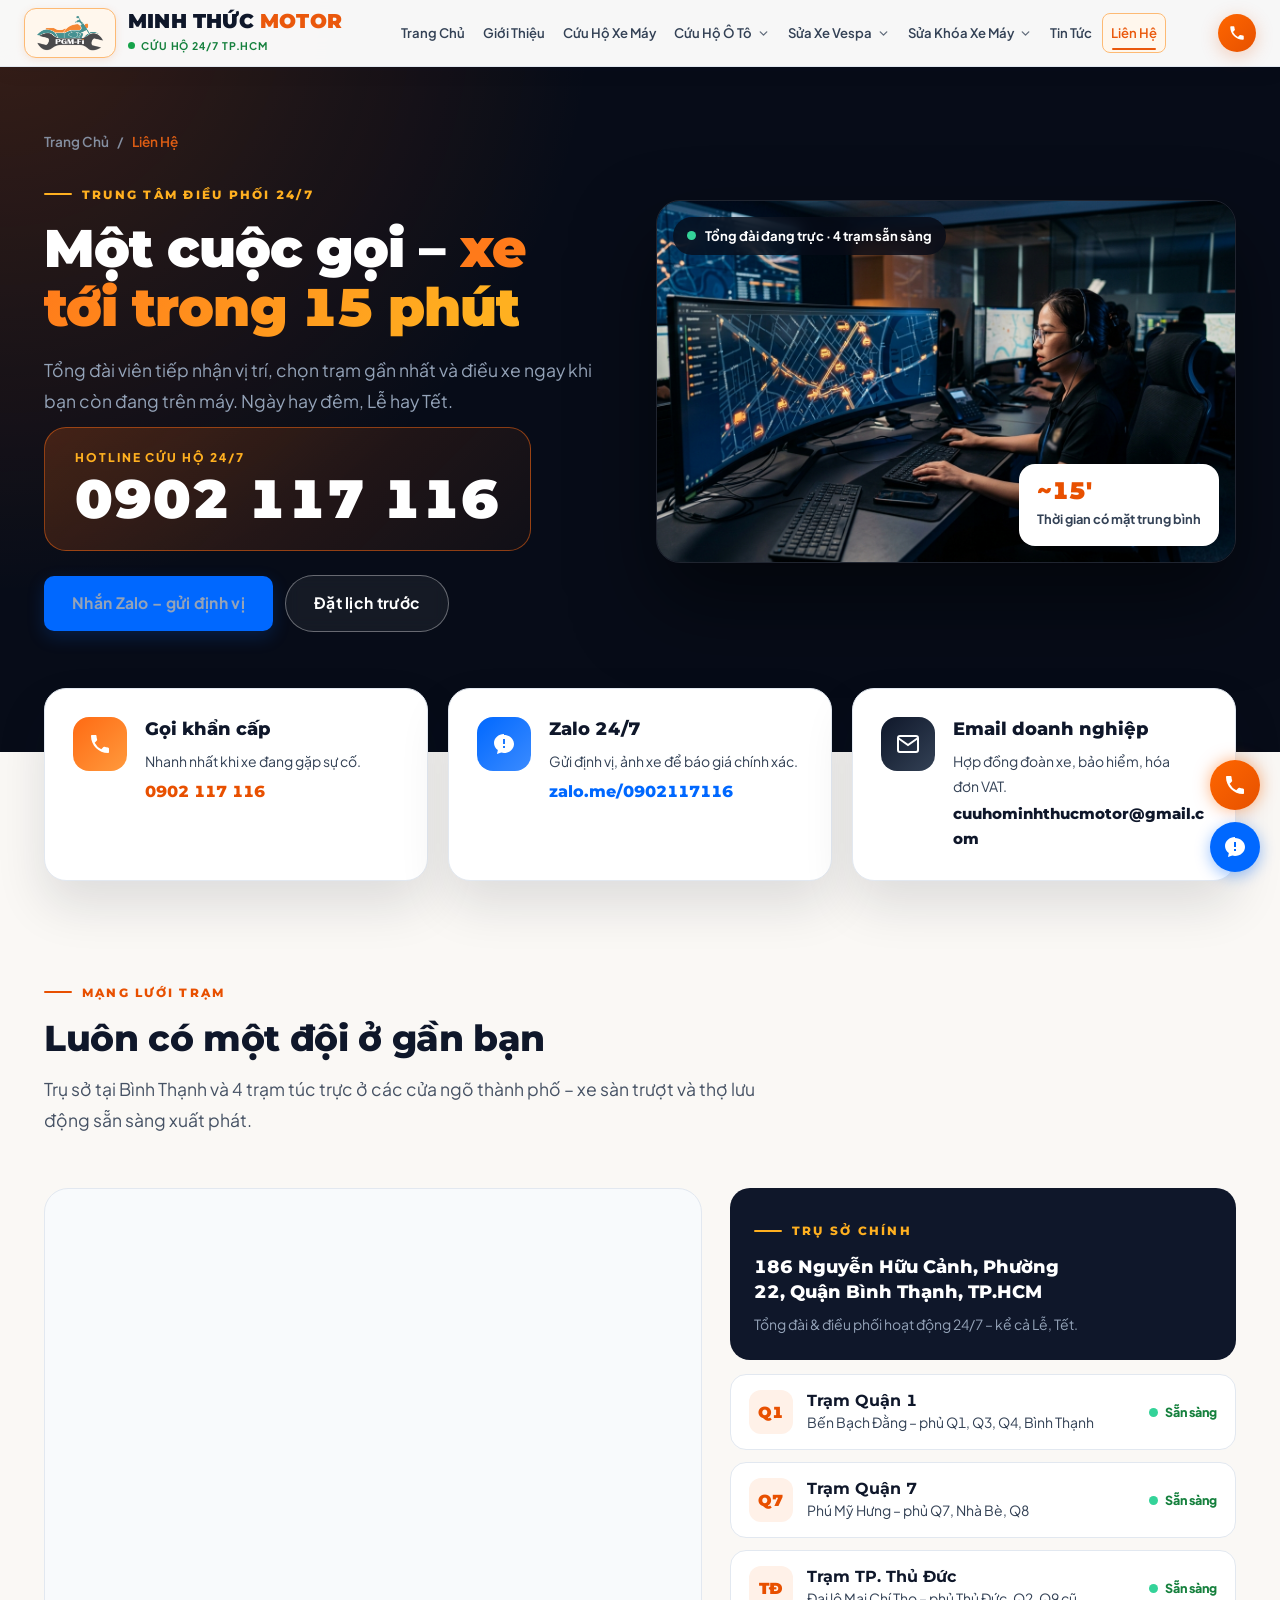
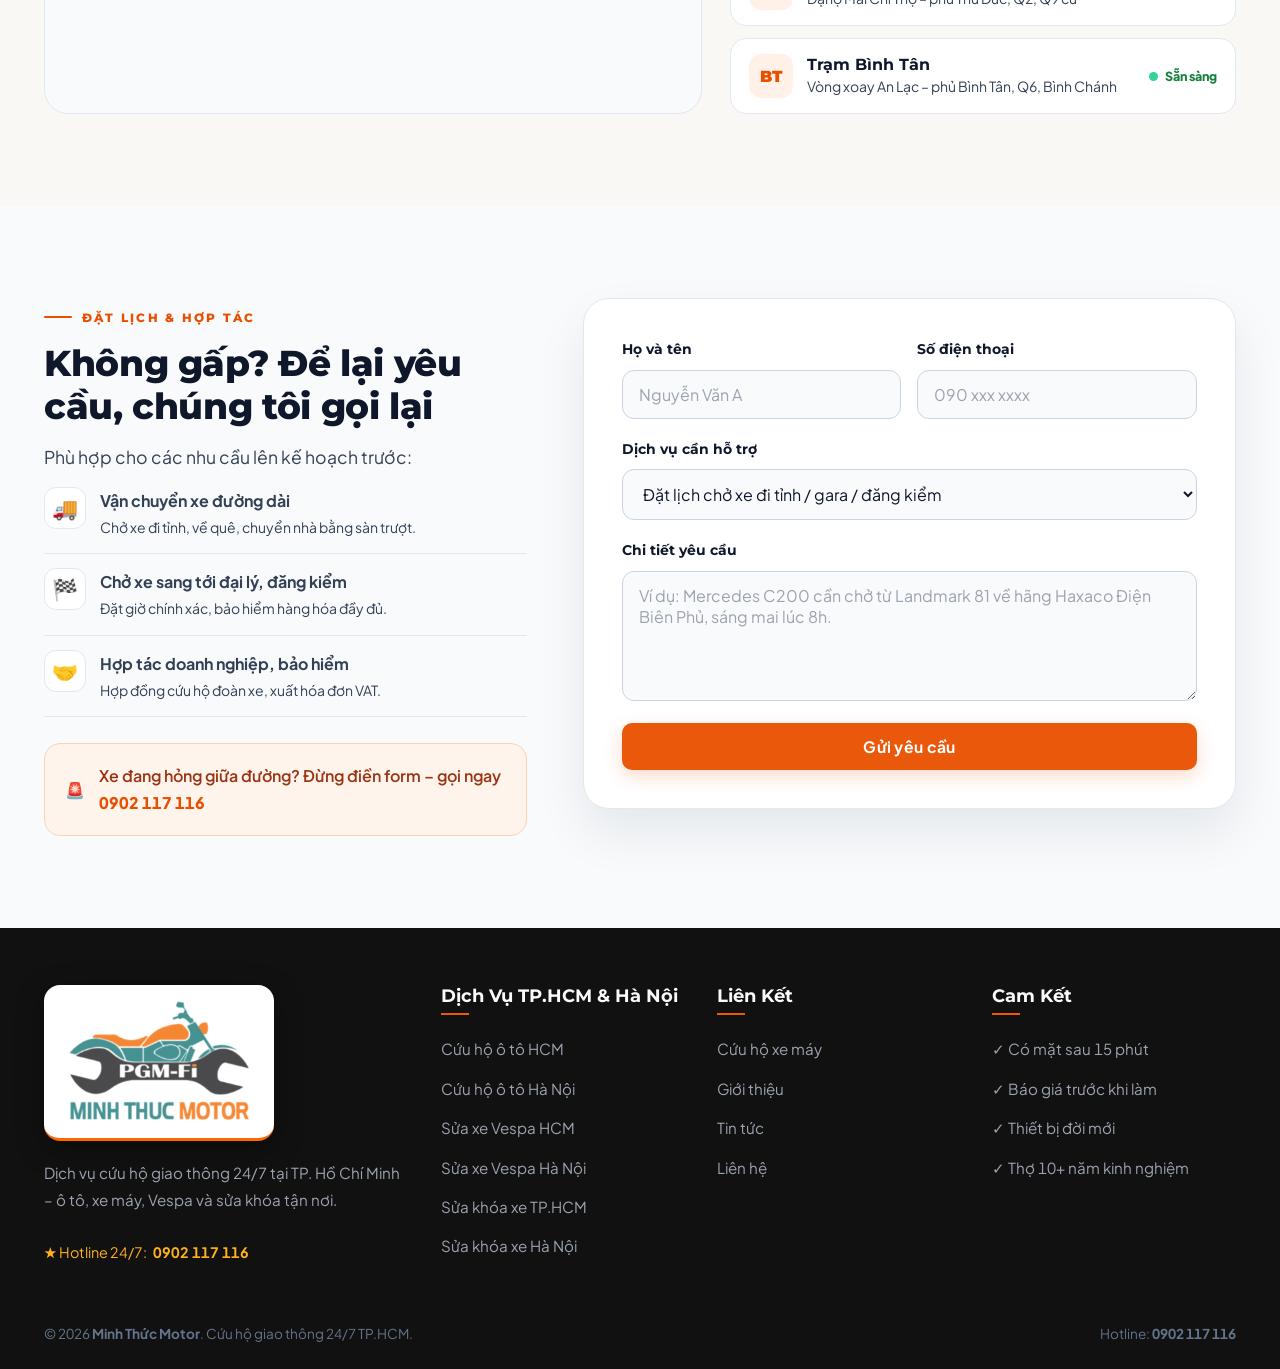
<file: lien-he.html>
<!DOCTYPE html>
<html lang="vi">

<head>
  <meta charset="UTF-8">
  <meta name="viewport" content="width=device-width, initial-scale=1.0">
  <title>Liên Hệ Cứu Hộ 24/7 | Minh Thức Motor | Hotline 0902 117 116</title>
  <meta name="description"
    content="Liên hệ Minh Thức Motor 24/7 – hotline 0902 117 116, Zalo, email. Trụ sở 186 Nguyễn Hữu Cảnh, Bình Thạnh và 4 trạm cứu hộ túc trực khắp TP.HCM.">
  <link rel="icon" href="images/logo-mark.png" type="image/png">
  <link rel="stylesheet" href="css/style.css">
  <link rel="stylesheet" href="css/pages.css">
  <link rel="preload" as="image" href="images/trung-tam-dieu-phoi.jpg" fetchpriority="high">
  <script>document.documentElement.classList.add('js');</script>
</head>

<body class="pg pg-contact">
  <!-- HEADER -->
  <header class="header scrolled" id="mainHeader">
    <div class="container nav-container">
      <a href="index.html" class="logo" id="brandLogo" aria-label="Minh Thức Motor - Trang chủ">
        <span class="logo-icon"><img src="images/logo-mark.png" alt="Biểu tượng Minh Thức Motor PGM-Fi" width="70" height="36"></span>
        <span class="logo-text">
          <span class="logo-title">MINH THỨC <span class="logo-highlight">MOTOR</span></span>
          <span class="logo-subtitle"><span class="live-indicator"></span> Cứu hộ 24/7 TP.HCM</span>
        </span>
      </a>
      <nav class="nav-menu" id="navMenu" aria-label="Menu chính">
        <a href="index.html" class="nav-link">Trang Chủ</a>
        <a href="gioi-thieu.html" class="nav-link">Giới Thiệu</a>
        <a href="cuu-ho-xe-may.html" class="nav-link">Cứu Hộ Xe Máy</a>
        <div class="nav-dropdown">
          <a href="cuu-ho-o-to.html" class="nav-link nav-dropdown-toggle" aria-haspopup="true" aria-expanded="false">Cứu Hộ Ô Tô <svg class="nav-caret" width="13" height="13" viewBox="0 0 24 24" fill="none" stroke="currentColor" stroke-width="2.5" stroke-linecap="round" stroke-linejoin="round" aria-hidden="true"><polyline points="6 9 12 15 18 9"></polyline></svg></a>
          <div class="nav-dropdown-menu" role="menu">
            <a href="cuu-ho-o-to-hcm.html" class="nav-dropdown-item" role="menuitem"><span class="nav-city-badge">HCM</span><span>Cứu Hộ Ô Tô HCM</span></a>
            <a href="cuu-ho-o-to-ha-noi.html" class="nav-dropdown-item" role="menuitem"><span class="nav-city-badge nav-city-badge--hn">HN</span><span>Cứu Hộ Ô Tô Hà Nội</span></a>
          </div>
        </div>
        <div class="nav-dropdown">
          <a href="cuu-ho-xe-vespa.html" class="nav-link nav-dropdown-toggle" aria-haspopup="true" aria-expanded="false">Sửa Xe Vespa <svg class="nav-caret" width="13" height="13" viewBox="0 0 24 24" fill="none" stroke="currentColor" stroke-width="2.5" stroke-linecap="round" stroke-linejoin="round" aria-hidden="true"><polyline points="6 9 12 15 18 9"></polyline></svg></a>
          <div class="nav-dropdown-menu" role="menu">
            <a href="sua-xe-vespa-hcm.html" class="nav-dropdown-item" role="menuitem"><span class="nav-city-badge">HCM</span><span>Sửa Xe Vespa HCM</span></a>
            <a href="sua-xe-vespa-ha-noi.html" class="nav-dropdown-item" role="menuitem"><span class="nav-city-badge nav-city-badge--hn">HN</span><span>Sửa Xe Vespa Hà Nội</span></a>
          </div>
        </div>
        <div class="nav-dropdown">
          <a href="sua-khoa-xe-may.html" class="nav-link nav-dropdown-toggle" aria-haspopup="true" aria-expanded="false">Sửa Khóa Xe Máy <svg class="nav-caret" width="13" height="13" viewBox="0 0 24 24" fill="none" stroke="currentColor" stroke-width="2.5" stroke-linecap="round" stroke-linejoin="round" aria-hidden="true"><polyline points="6 9 12 15 18 9"></polyline></svg></a>
          <div class="nav-dropdown-menu" role="menu">
            <a href="sua-khoa-xe-tphcm.html" class="nav-dropdown-item" role="menuitem"><span class="nav-city-badge">HCM</span><span>Sửa Khóa Xe TP.HCM</span></a>
            <a href="sua-khoa-xe-ha-noi.html" class="nav-dropdown-item" role="menuitem"><span class="nav-city-badge nav-city-badge--hn">HN</span><span>Sửa Khóa Xe Hà Nội</span></a>
          </div>
        </div>
        <a href="tin-tuc.html" class="nav-link">Tin Tức</a>
        <a href="lien-he.html" class="nav-link active" aria-current="page">Liên Hệ</a>
      </nav>
      <div class="nav-actions">
        <a href="tel:0902117116" class="nav-hotline-btn" id="headerCallBtn" title="Gọi cứu hộ 24/7"><svg width="18" height="18" viewBox="0 0 24 24" fill="currentColor" aria-hidden="true"><path d="M20.01 15.38c-1.23 0-2.42-.2-3.53-.56a.977.977 0 0 0-1.01.24l-2.2 2.2a15.053 15.053 0 0 1-6.59-6.59l2.2-2.21a.96.96 0 0 0 .25-1A11.36 11.36 0 0 1 8.5 4c0-.55-.45-1-1-1H4c-.55 0-1 .45-1 1 0 9.39 7.61 17 17 17 .55 0 1-.45 1-1v-3.5c0-.55-.45-1-.99-1.12z"/></svg><span>0902 117 116</span></a>
        <button class="mobile-toggle" id="mobileMenuToggle" aria-label="Mở menu"><svg width="24" height="24" viewBox="0 0 24 24" fill="none" stroke="currentColor" stroke-width="2" aria-hidden="true"><line x1="3" y1="12" x2="21" y2="12"></line><line x1="3" y1="6" x2="21" y2="6"></line><line x1="3" y1="18" x2="21" y2="18"></line></svg></button>
      </div>
    </div>
  </header>

  <main>
    <!-- HERO: trung tâm điều phối -->
    <section class="ct-hero">
      <div class="container ct-hero__grid">
        <div data-reveal>
          <nav class="crumb" aria-label="Breadcrumb"><a href="index.html">Trang Chủ</a><span aria-hidden="true">/</span><span aria-current="page">Liên Hệ</span></nav>
          <span class="kicker" style="--accent:#FFB020">Trung tâm điều phối 24/7</span>
          <h1 class="h1">Một cuộc gọi – <span class="grad-text">xe tới trong 15 phút</span></h1>
          <p class="lead">Tổng đài viên tiếp nhận vị trí, chọn trạm gần nhất và điều xe ngay khi bạn còn đang trên máy. Ngày hay đêm, Lễ hay Tết.</p>
          <a href="tel:0902117116" class="ct-phone" id="ctHeroPhone">
            <small>Hotline cứu hộ 24/7</small>
            <b>0902 117 116</b>
          </a>
          <div class="btn-row">
            <a href="https://zalo.me/0902117116" target="_blank" rel="noopener noreferrer" class="btn btn-zalo" id="ctHeroZalo">Nhắn Zalo – gửi định vị</a>
            <a href="#gui-yeu-cau" class="btn btn-light-outline" id="ctHeroForm">Đặt lịch trước</a>
          </div>
        </div>
        <div class="ct-screen" data-reveal="2">
          <img src="images/trung-tam-dieu-phoi.jpg" alt="Tổng đài viên Minh Thức Motor theo dõi bản đồ điều phối xe cứu hộ trên nhiều màn hình" fetchpriority="high">
          <span class="ct-live"><span class="live-dot" aria-hidden="true"></span> Tổng đài đang trực · 4 trạm sẵn sàng</span>
          <div class="ct-float"><b>~15'</b><span>Thời gian có mặt trung bình</span></div>
        </div>
      </div>
    </section>

    <!-- KÊNH LIÊN HỆ -->
    <section class="ct-channels" aria-label="Kênh liên hệ">
      <div class="container ct-channels__grid">
        <a href="tel:0902117116" class="ct-channel" id="ctChannelCall" data-reveal>
          <span class="ct-channel__ico"><svg width="24" height="24" viewBox="0 0 24 24" fill="currentColor" aria-hidden="true"><path d="M20.01 15.38c-1.23 0-2.42-.2-3.53-.56a.977.977 0 0 0-1.01.24l-2.2 2.2a15.053 15.053 0 0 1-6.59-6.59l2.2-2.21a.96.96 0 0 0 .25-1A11.36 11.36 0 0 1 8.5 4c0-.55-.45-1-1-1H4c-.55 0-1 .45-1 1 0 9.39 7.61 17 17 17 .55 0 1-.45 1-1v-3.5c0-.55-.45-1-.99-1.12z"/></svg></span>
          <div>
            <h2 class="h3">Gọi khẩn cấp</h2>
            <p class="small">Nhanh nhất khi xe đang gặp sự cố.</p>
            <span class="ct-channel__val">0902 117 116</span>
          </div>
        </a>
        <a href="https://zalo.me/0902117116" target="_blank" rel="noopener noreferrer" class="ct-channel ct-channel--zalo" id="ctChannelZalo" data-reveal="2">
          <span class="ct-channel__ico"><svg width="24" height="24" viewBox="0 0 24 24" fill="currentColor" aria-hidden="true"><path d="M12 2C6.48 2 2 6.03 2 11c0 2.87 1.5 5.43 3.84 7.03L5 22l4.31-1.42c.86.26 1.77.42 2.69.42 5.52 0 10-4.03 10-9s-4.48-9-10-9zm1 14h-2v-2h2v2zm0-4h-2V7h2v5z"/></svg></span>
          <div>
            <h2 class="h3">Zalo 24/7</h2>
            <p class="small">Gửi định vị, ảnh xe để báo giá chính xác.</p>
            <span class="ct-channel__val">zalo.me/0902117116</span>
          </div>
        </a>
        <a href="mailto:cuuhominhthucmotor@gmail.com" class="ct-channel ct-channel--mail" id="ctChannelMail" data-reveal="3">
          <span class="ct-channel__ico"><svg width="24" height="24" viewBox="0 0 24 24" fill="none" stroke="currentColor" stroke-width="2" aria-hidden="true"><path d="M4 4h16c1.1 0 2 .9 2 2v12c0 1.1-.9 2-2 2H4c-1.1 0-2-.9-2-2V6c0-1.1.9-2 2-2z"></path><polyline points="22,6 12,13 2,6"></polyline></svg></span>
          <div>
            <h2 class="h3">Email doanh nghiệp</h2>
            <p class="small">Hợp đồng đoàn xe, bảo hiểm, hóa đơn VAT.</p>
            <span class="ct-channel__val">cuuhominhthucmotor@gmail.com</span>
          </div>
        </a>
      </div>
    </section>

    <!-- BẢN ĐỒ + TRẠM -->
    <section class="pg-section">
      <div class="container">
        <div class="pg-head left" data-reveal>
          <span class="kicker">Mạng lưới trạm</span>
          <h2 class="h2">Luôn có một đội ở gần bạn</h2>
          <p class="lead">Trụ sở tại Bình Thạnh và 4 trạm túc trực ở các cửa ngõ thành phố – xe sàn trượt và thợ lưu động sẵn sàng xuất phát.</p>
        </div>
        <div class="ct-map-grid">
          <div class="ct-map" data-reveal>
            <iframe src="https://www.google.com/maps?q=186+Nguy%E1%BB%85n+H%E1%BB%AFu+C%E1%BA%A3nh,+B%C3%ACnh+Th%E1%BA%A1nh,+TP.+H%E1%BB%93+Ch%C3%AD+Minh&amp;z=14&amp;output=embed" title="Bản đồ trụ sở Minh Thức Motor – 186 Nguyễn Hữu Cảnh, Bình Thạnh" loading="lazy" referrerpolicy="no-referrer-when-downgrade" allowfullscreen></iframe>
          </div>
          <div data-reveal="2">
            <div class="ct-hq">
              <span class="kicker" style="--accent:#FFB020">Trụ sở chính</span>
              <h3 class="h3">186 Nguyễn Hữu Cảnh, Phường 22, Quận Bình Thạnh, TP.HCM</h3>
              <p class="small">Tổng đài &amp; điều phối hoạt động 24/7 – kể cả Lễ, Tết.</p>
            </div>
            <div class="ct-stations">
              <div class="ct-station">
                <span class="ct-station__pin">Q1</span>
                <div><h3>Trạm Quận 1</h3><p>Bến Bạch Đằng – phủ Q1, Q3, Q4, Bình Thạnh</p></div>
                <span class="ct-status"><span class="live-dot" aria-hidden="true"></span> Sẵn sàng</span>
              </div>
              <div class="ct-station">
                <span class="ct-station__pin">Q7</span>
                <div><h3>Trạm Quận 7</h3><p>Phú Mỹ Hưng – phủ Q7, Nhà Bè, Q8</p></div>
                <span class="ct-status"><span class="live-dot" aria-hidden="true"></span> Sẵn sàng</span>
              </div>
              <div class="ct-station">
                <span class="ct-station__pin">TĐ</span>
                <div><h3>Trạm TP. Thủ Đức</h3><p>Đại lộ Mai Chí Thọ – phủ Thủ Đức, Q2, Q9 cũ</p></div>
                <span class="ct-status"><span class="live-dot" aria-hidden="true"></span> Sẵn sàng</span>
              </div>
              <div class="ct-station">
                <span class="ct-station__pin">BT</span>
                <div><h3>Trạm Bình Tân</h3><p>Vòng xoay An Lạc – phủ Bình Tân, Q6, Bình Chánh</p></div>
                <span class="ct-status"><span class="live-dot" aria-hidden="true"></span> Sẵn sàng</span>
              </div>
            </div>
          </div>
        </div>
      </div>
    </section>

    <!-- FORM -->
    <section class="pg-section ct-form-sec" id="gui-yeu-cau">
      <div class="container ct-form-grid">
        <div data-reveal>
          <span class="kicker">Đặt lịch &amp; hợp tác</span>
          <h2 class="h2">Không gấp? Để lại yêu cầu, chúng tôi gọi lại</h2>
          <p class="lead">Phù hợp cho các nhu cầu lên kế hoạch trước:</p>
          <ul class="ct-usecases">
            <li><span aria-hidden="true">🚚</span><div><strong>Vận chuyển xe đường dài</strong><p class="small">Chở xe đi tỉnh, về quê, chuyển nhà bằng sàn trượt.</p></div></li>
            <li><span aria-hidden="true">🏁</span><div><strong>Chở xe sang tới đại lý, đăng kiểm</strong><p class="small">Đặt giờ chính xác, bảo hiểm hàng hóa đầy đủ.</p></div></li>
            <li><span aria-hidden="true">🤝</span><div><strong>Hợp tác doanh nghiệp, bảo hiểm</strong><p class="small">Hợp đồng cứu hộ đoàn xe, xuất hóa đơn VAT.</p></div></li>
          </ul>
          <div class="ct-alert" role="note">
            <span aria-hidden="true">🚨</span>
            <span>Xe đang hỏng giữa đường? Đừng điền form – gọi ngay <a href="tel:0902117116">0902 117 116</a></span>
          </div>
        </div>

        <form class="ct-form" id="contactPageForm" novalidate data-reveal="2">
          <div class="ct-row">
            <div class="ct-field">
              <label for="cName">Họ và tên</label>
              <input type="text" id="cName" name="name" placeholder="Nguyễn Văn A" autocomplete="name" required>
            </div>
            <div class="ct-field">
              <label for="cPhone">Số điện thoại</label>
              <input type="tel" id="cPhone" name="phone" placeholder="090 xxx xxxx" autocomplete="tel" inputmode="tel" pattern="[0-9 +.\-]{9,15}" required>
            </div>
          </div>
          <div class="ct-field">
            <label for="cService">Dịch vụ cần hỗ trợ</label>
            <select id="cService" name="service">
              <option value="schedule_transport">Đặt lịch chở xe đi tỉnh / gara / đăng kiểm</option>
              <option value="emergency">Cần xe sàn trượt chở xe gấp</option>
              <option value="battery">Kích bình hoặc thay ắc quy</option>
              <option value="tire">Vá vỏ, thay lốp lưu động</option>
              <option value="vespa">Cứu hộ xe Vespa chuyên sâu</option>
              <option value="locksmith">Sửa khóa xe máy / làm smartkey</option>
              <option value="corporate">Hợp tác doanh nghiệp / bảo hiểm</option>
            </select>
          </div>
          <div class="ct-field">
            <label for="cMessage">Chi tiết yêu cầu</label>
            <textarea id="cMessage" name="message" placeholder="Ví dụ: Mercedes C200 cần chở từ Landmark 81 về hãng Haxaco Điện Biên Phủ, sáng mai lúc 8h." required></textarea>
          </div>
          <button type="submit" class="btn btn-primary" id="btnSubmitContactPage">Gửi yêu cầu</button>
          <div class="ct-success" id="contactSuccess" role="status" tabindex="-1" hidden>✓ Cảm ơn quý khách! Tổng đài 0902 117 116 sẽ gọi lại trong ít phút.</div>
        </form>
      </div>
    </section>
  </main>

  <!-- FOOTER -->
  <footer class="footer">
    <div class="container">
      <div class="footer-grid">
        <div class="footer-brand">
          <a href="index.html" class="footer-logo-card" aria-label="Minh Thức Motor - Trang chủ"><img src="images/logo-full.png" alt="Logo Minh Thức Motor" width="190" height="125" loading="lazy"></a>
          <p>Dịch vụ cứu hộ giao thông 24/7 tại TP. Hồ Chí Minh – ô tô, xe máy, Vespa và sửa khóa tận nơi.</p>
          <a href="tel:0902117116" class="footer-hotline">★ Hotline 24/7: <strong>0902 117 116</strong></a>
        </div>
        <div><h4 class="footer-title">Dịch Vụ TP.HCM &amp; Hà Nội</h4><div class="footer-links"><a href="cuu-ho-o-to-hcm.html" class="footer-link">Cứu hộ ô tô HCM</a><a href="cuu-ho-o-to-ha-noi.html" class="footer-link">Cứu hộ ô tô Hà Nội</a><a href="sua-xe-vespa-hcm.html" class="footer-link">Sửa xe Vespa HCM</a><a href="sua-xe-vespa-ha-noi.html" class="footer-link">Sửa xe Vespa Hà Nội</a><a href="sua-khoa-xe-tphcm.html" class="footer-link">Sửa khóa xe TP.HCM</a><a href="sua-khoa-xe-ha-noi.html" class="footer-link">Sửa khóa xe Hà Nội</a></div></div>
        <div><h4 class="footer-title">Liên Kết</h4><div class="footer-links"><a href="cuu-ho-xe-may.html" class="footer-link">Cứu hộ xe máy</a><a href="gioi-thieu.html" class="footer-link">Giới thiệu</a><a href="tin-tuc.html" class="footer-link">Tin tức</a><a href="lien-he.html" class="footer-link">Liên hệ</a></div></div>
        <div><h4 class="footer-title">Cam Kết</h4><div class="footer-links"><span class="footer-link">✓ Có mặt sau 15 phút</span><span class="footer-link">✓ Báo giá trước khi làm</span><span class="footer-link">✓ Thiết bị đời mới</span><span class="footer-link">✓ Thợ 10+ năm kinh nghiệm</span></div></div>
      </div>
      <div class="footer-bottom"><div>© <span data-year>2026</span> <strong>Minh Thức Motor</strong>. Cứu hộ giao thông 24/7 TP.HCM.</div><div>Hotline: <strong>0902 117 116</strong></div></div>
    </div>
  </footer>

  <div class="floating-actions">
    <a href="tel:0902117116" class="float-btn float-call" aria-label="Gọi ngay"><svg width="24" height="24" viewBox="0 0 24 24" fill="currentColor" aria-hidden="true"><path d="M20.01 15.38c-1.23 0-2.42-.2-3.53-.56a.977.977 0 0 0-1.01.24l-2.2 2.2a15.053 15.053 0 0 1-6.59-6.59l2.2-2.21a.96.96 0 0 0 .25-1A11.36 11.36 0 0 1 8.5 4c0-.55-.45-1-1-1H4c-.55 0-1 .45-1 1 0 9.39 7.61 17 17 17 .55 0 1-.45 1-1v-3.5c0-.55-.45-1-.99-1.12z"/></svg><span class="float-tooltip">Gọi Ngay</span></a>
    <a href="https://zalo.me/0902117116" target="_blank" rel="noopener noreferrer" class="float-btn float-zalo" aria-label="Nhắn Zalo"><svg width="24" height="24" viewBox="0 0 24 24" fill="currentColor" aria-hidden="true"><path d="M12 2C6.48 2 2 6.03 2 11c0 2.87 1.5 5.43 3.84 7.03L5 22l4.31-1.42c.86.26 1.77.42 2.69.42 5.52 0 10-4.03 10-9s-4.48-9-10-9zm1 14h-2v-2h2v2zm0-4h-2V7h2v5z"/></svg><span class="float-tooltip">Zalo 24/7</span></a>
  </div>

  <script src="js/api.js" defer></script>
  <script src="js/pages.js" defer></script>
</body>

</html>
</file>
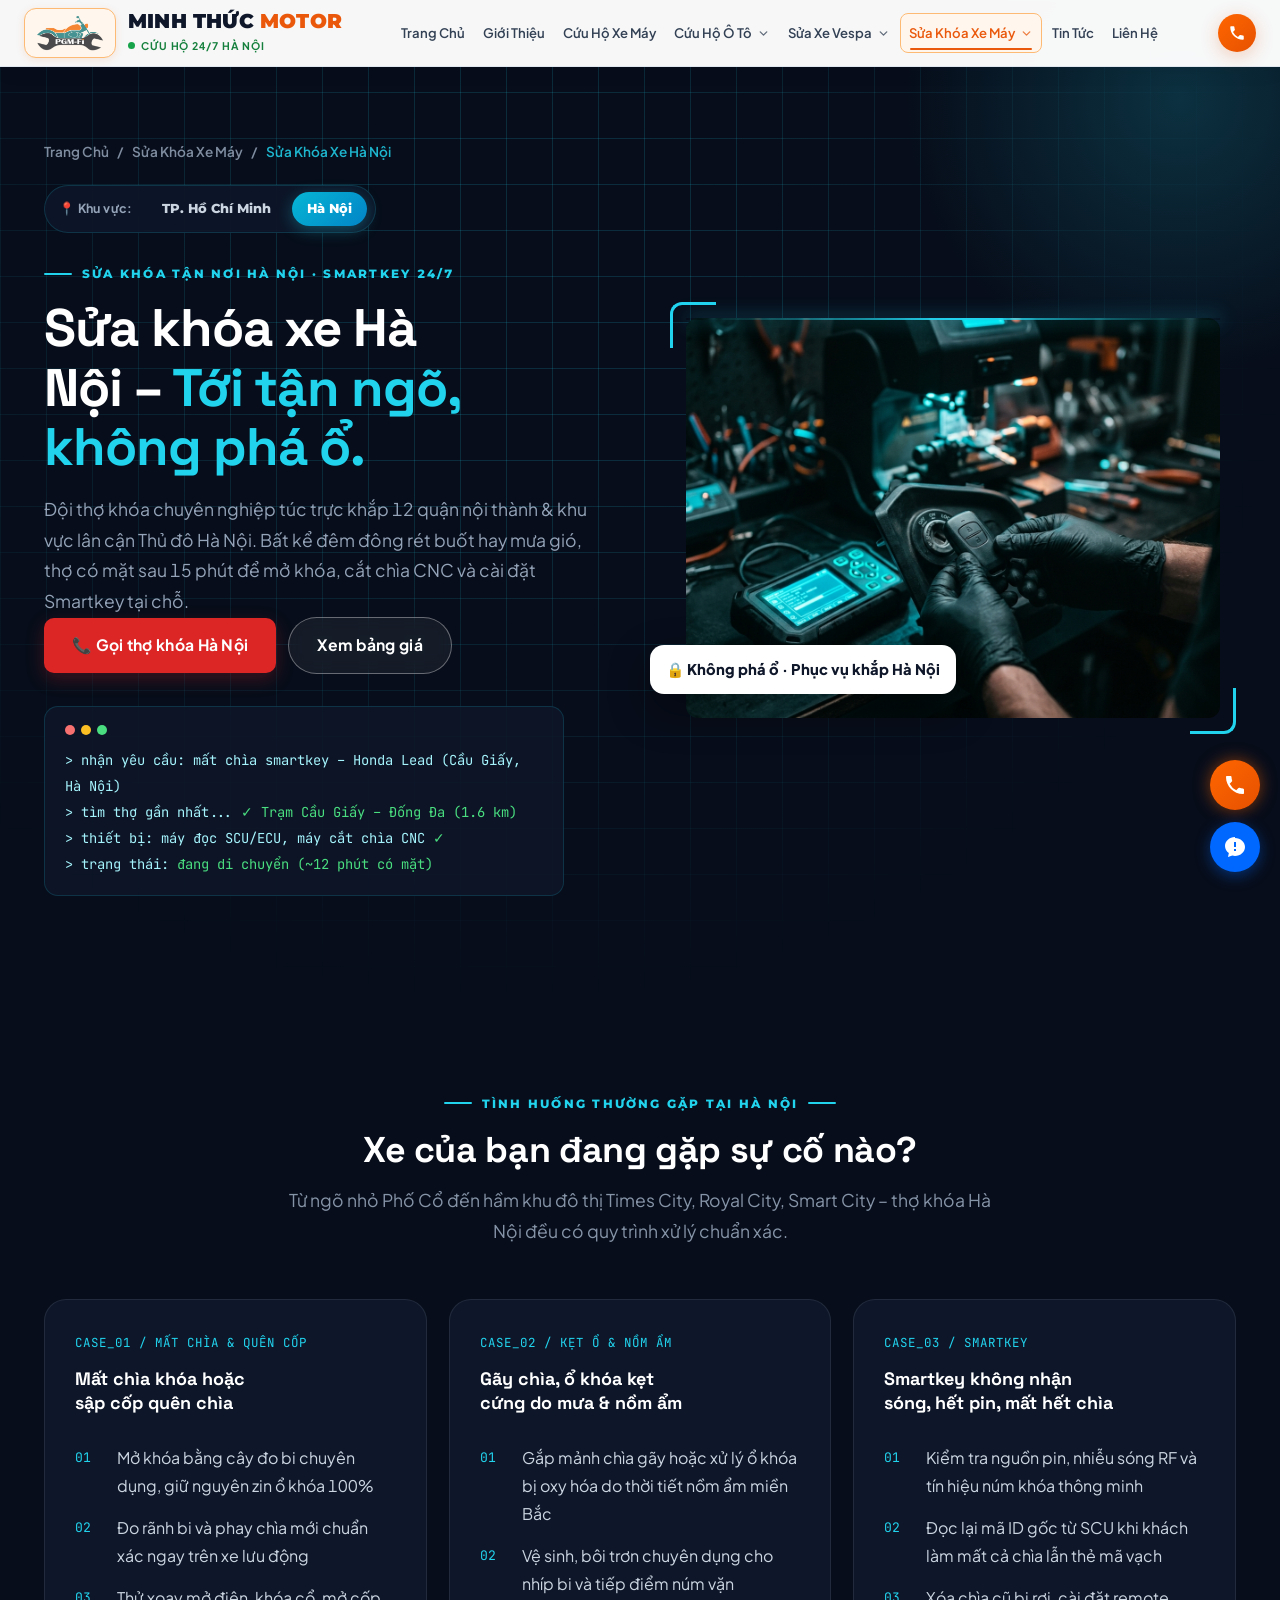
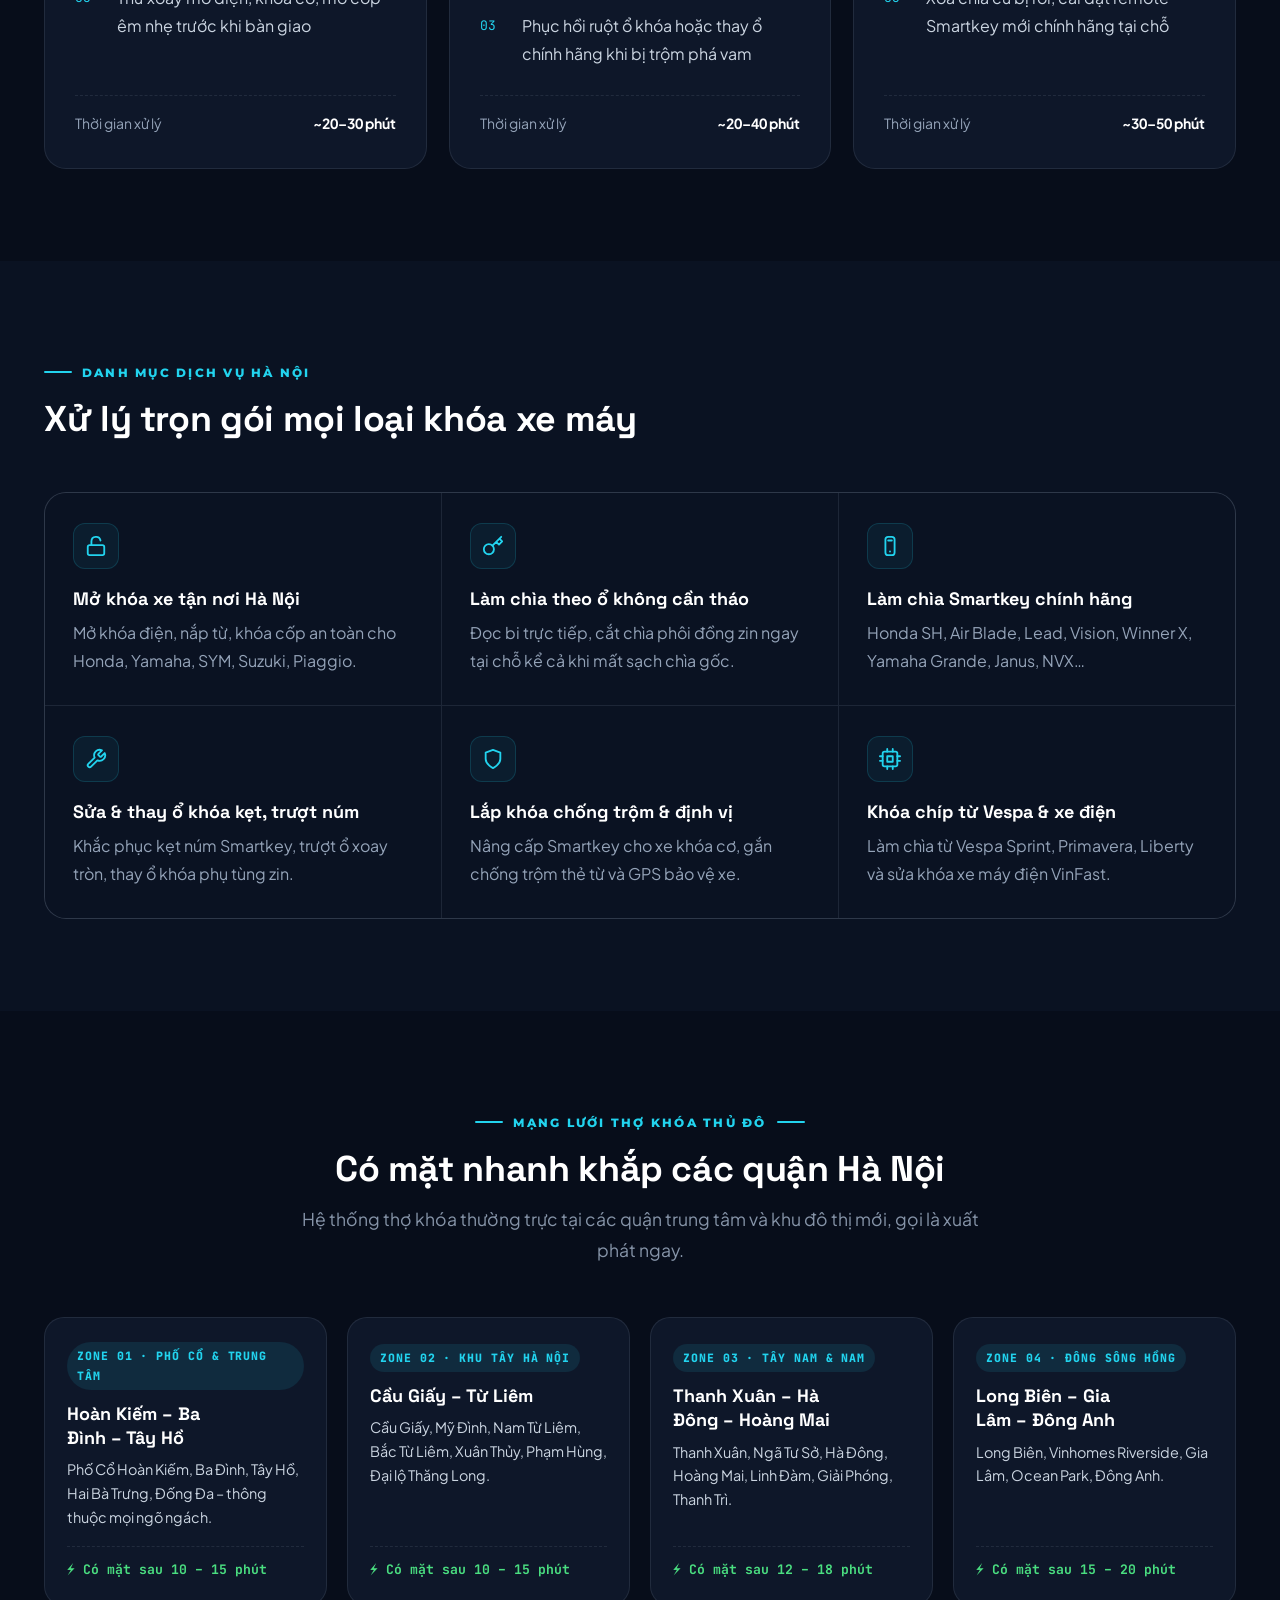
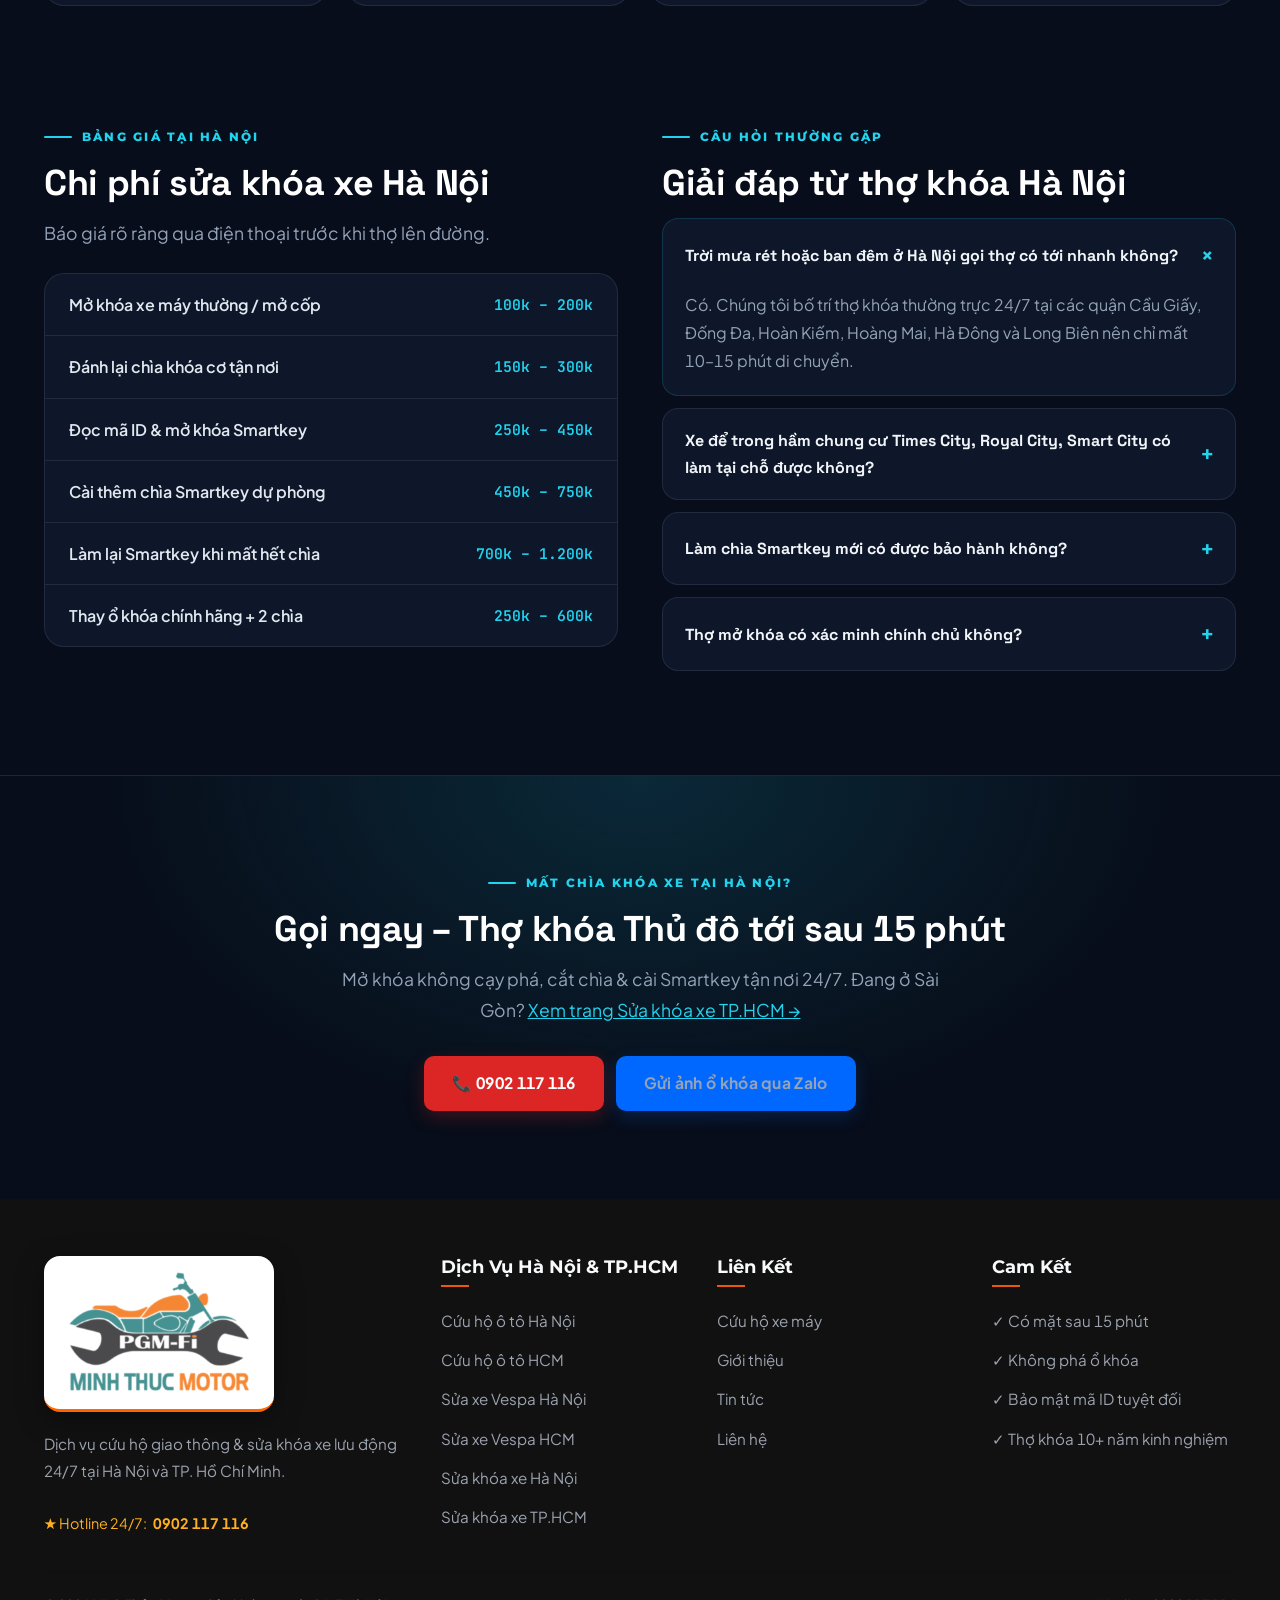
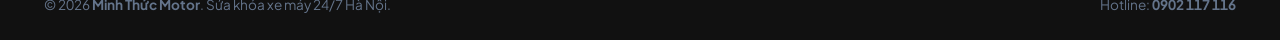
<file: sua-khoa-xe-ha-noi.html>
<!DOCTYPE html>
<html lang="vi">

<head>
  <meta charset="UTF-8">
  <meta name="viewport" content="width=device-width, initial-scale=1.0">
  <title>Sửa Khóa Xe Hà Nội Tận Nơi 24/7 – Smartkey | Minh Thức Motor | 0902117116</title>
  <meta name="description"
    content="Sửa khóa xe máy Hà Nội tận nơi 24/7: mở khóa không phá ổ, đánh chìa tận chỗ, làm chìa Smartkey Honda, Yamaha, Vespa khắp các quận Hà Nội. Hotline: 0902117116.">
  <link rel="icon" href="images/logo-mark.png" type="image/png">
  <link rel="preconnect" href="https://fonts.googleapis.com">
  <link rel="preconnect" href="https://fonts.gstatic.com" crossorigin>
  <link rel="stylesheet" href="https://fonts.googleapis.com/css2?family=JetBrains+Mono:wght@500;600&family=Space+Grotesk:wght@600;700&display=swap">
  <link rel="stylesheet" href="css/style.css">
  <link rel="stylesheet" href="css/pages.css">
  <script>document.documentElement.classList.add('js');</script>
</head>

<body class="pg pg-khoa">
  <!-- HEADER -->
  <header class="header scrolled" id="mainHeader">
    <div class="container nav-container">
      <a href="index.html" class="logo" id="brandLogo" aria-label="Minh Thức Motor - Trang chủ">
        <span class="logo-icon"><img src="images/logo-mark.png" alt="Biểu tượng Minh Thức Motor PGM-Fi" width="70" height="36"></span>
        <span class="logo-text">
          <span class="logo-title">MINH THỨC <span class="logo-highlight">MOTOR</span></span>
          <span class="logo-subtitle"><span class="live-indicator"></span> Cứu hộ 24/7 Hà Nội</span>
        </span>
      </a>
      <nav class="nav-menu" id="navMenu" aria-label="Menu chính">
        <a href="index.html" class="nav-link">Trang Chủ</a>
        <a href="gioi-thieu.html" class="nav-link">Giới Thiệu</a>
        <a href="cuu-ho-xe-may.html" class="nav-link">Cứu Hộ Xe Máy</a>
        <div class="nav-dropdown">
          <a href="cuu-ho-o-to.html" class="nav-link nav-dropdown-toggle" aria-haspopup="true" aria-expanded="false">Cứu Hộ Ô Tô <svg class="nav-caret" width="13" height="13" viewBox="0 0 24 24" fill="none" stroke="currentColor" stroke-width="2.5" stroke-linecap="round" stroke-linejoin="round" aria-hidden="true"><polyline points="6 9 12 15 18 9"></polyline></svg></a>
          <div class="nav-dropdown-menu" role="menu">
            <a href="cuu-ho-o-to-hcm.html" class="nav-dropdown-item" role="menuitem"><span class="nav-city-badge">HCM</span><span>Cứu Hộ Ô Tô HCM</span></a>
            <a href="cuu-ho-o-to-ha-noi.html" class="nav-dropdown-item" role="menuitem"><span class="nav-city-badge nav-city-badge--hn">HN</span><span>Cứu Hộ Ô Tô Hà Nội</span></a>
          </div>
        </div>
        <div class="nav-dropdown">
          <a href="cuu-ho-xe-vespa.html" class="nav-link nav-dropdown-toggle" aria-haspopup="true" aria-expanded="false">Sửa Xe Vespa <svg class="nav-caret" width="13" height="13" viewBox="0 0 24 24" fill="none" stroke="currentColor" stroke-width="2.5" stroke-linecap="round" stroke-linejoin="round" aria-hidden="true"><polyline points="6 9 12 15 18 9"></polyline></svg></a>
          <div class="nav-dropdown-menu" role="menu">
            <a href="sua-xe-vespa-hcm.html" class="nav-dropdown-item" role="menuitem"><span class="nav-city-badge">HCM</span><span>Sửa Xe Vespa HCM</span></a>
            <a href="sua-xe-vespa-ha-noi.html" class="nav-dropdown-item" role="menuitem"><span class="nav-city-badge nav-city-badge--hn">HN</span><span>Sửa Xe Vespa Hà Nội</span></a>
          </div>
        </div>
        <div class="nav-dropdown">
          <a href="sua-khoa-xe-may.html" class="nav-link nav-dropdown-toggle active" aria-haspopup="true" aria-expanded="false">Sửa Khóa Xe Máy <svg class="nav-caret" width="13" height="13" viewBox="0 0 24 24" fill="none" stroke="currentColor" stroke-width="2.5" stroke-linecap="round" stroke-linejoin="round" aria-hidden="true"><polyline points="6 9 12 15 18 9"></polyline></svg></a>
          <div class="nav-dropdown-menu" role="menu">
            <a href="sua-khoa-xe-tphcm.html" class="nav-dropdown-item" role="menuitem"><span class="nav-city-badge">HCM</span><span>Sửa Khóa Xe TP.HCM</span></a>
            <a href="sua-khoa-xe-ha-noi.html" class="nav-dropdown-item active" role="menuitem" aria-current="page"><span class="nav-city-badge nav-city-badge--hn">HN</span><span>Sửa Khóa Xe Hà Nội</span></a>
          </div>
        </div>
        <a href="tin-tuc.html" class="nav-link">Tin Tức</a>
        <a href="lien-he.html" class="nav-link">Liên Hệ</a>
      </nav>
      <div class="nav-actions">
        <a href="tel:0902117116" class="nav-hotline-btn" id="headerCallBtn" title="Gọi cứu hộ 24/7"><svg width="18" height="18" viewBox="0 0 24 24" fill="currentColor" aria-hidden="true"><path d="M20.01 15.38c-1.23 0-2.42-.2-3.53-.56a.977.977 0 0 0-1.01.24l-2.2 2.2a15.053 15.053 0 0 1-6.59-6.59l2.2-2.21a.96.96 0 0 0 .25-1A11.36 11.36 0 0 1 8.5 4c0-.55-.45-1-1-1H4c-.55 0-1 .45-1 1 0 9.39 7.61 17 17 17 .55 0 1-.45 1-1v-3.5c0-.55-.45-1-.99-1.12z"/></svg><span>0902 117 116</span></a>
        <button class="mobile-toggle" id="mobileMenuToggle" aria-label="Mở menu"><svg width="24" height="24" viewBox="0 0 24 24" fill="none" stroke="currentColor" stroke-width="2" aria-hidden="true"><line x1="3" y1="12" x2="21" y2="12"></line><line x1="3" y1="6" x2="21" y2="6"></line><line x1="3" y1="18" x2="21" y2="18"></line></svg></button>
      </div>
    </div>
  </header>

  <main>
    <!-- HERO: lưới công nghệ + terminal -->
    <section class="k-hero">
      <div class="container k-hero__grid">
        <div data-reveal>
          <nav class="crumb" aria-label="Breadcrumb"><a href="index.html">Trang Chủ</a><span aria-hidden="true">/</span><a href="sua-khoa-xe-may.html">Sửa Khóa Xe Máy</a><span aria-hidden="true">/</span><span aria-current="page">Sửa Khóa Xe Hà Nội</span></nav>
          <div class="region-switch" role="navigation" aria-label="Chọn khu vực sửa khóa xe">
            <span class="region-switch__label">📍 Khu vực:</span>
            <a href="sua-khoa-xe-tphcm.html" class="region-switch__btn">TP. Hồ Chí Minh</a>
            <a href="sua-khoa-xe-ha-noi.html" class="region-switch__btn is-active" aria-current="page">Hà Nội</a>
          </div>
          <div><span class="kicker">Sửa khóa tận nơi Hà Nội · Smartkey 24/7</span></div>
          <h1 class="h1">Sửa khóa xe Hà Nội – <span>Tới tận ngõ, không phá ổ.</span></h1>
          <p class="lead">Đội thợ khóa chuyên nghiệp túc trực khắp 12 quận nội thành &amp; khu vực lân cận Thủ đô Hà Nội. Bất kể đêm đông rét buốt hay mưa gió, thợ có mặt sau 15 phút để mở khóa, cắt chìa CNC và cài đặt Smartkey tại chỗ.</p>
          <div class="btn-row">
            <a href="tel:0902117116" class="btn btn-emergency" id="khoaHeroCall">📞 Gọi thợ khóa Hà Nội</a>
            <a href="#bang-gia-khoa" class="btn btn-light-outline">Xem bảng giá</a>
          </div>
          <div class="k-term" aria-label="Mô phỏng quy trình điều phối thợ khóa tại Hà Nội">
            <div class="k-term__bar" aria-hidden="true"><i></i><i></i><i></i></div>
            <p>&gt; nhận yêu cầu: mất chìa smartkey – Honda Lead (Cầu Giấy, Hà Nội)</p>
            <p>&gt; tìm thợ gần nhất... <span class="ok">✓ Trạm Cầu Giấy – Đống Đa (1.6 km)</span></p>
            <p>&gt; thiết bị: máy đọc SCU/ECU, máy cắt chìa CNC <span class="ok">✓</span></p>
            <p>&gt; trạng thái: <span class="ok">đang di chuyển (~12 phút có mặt)</span></p>
          </div>
        </div>
        <div class="k-hero__media" data-reveal="2">
          <div class="k-frame">
            <img src="images/sua-khoa-smartkey.jpg" alt="Thợ khóa Minh Thức Motor lập trình chìa khóa smartkey xe máy tận nơi tại Hà Nội">
            <span class="k-scan" aria-hidden="true"></span>
            <div class="k-badge">🔒 Không phá ổ · Phục vụ khắp Hà Nội</div>
          </div>
        </div>
      </div>
    </section>

    <!-- TÌNH HUỐNG -->
    <section class="pg-section k-cases">
      <div class="container">
        <div class="pg-head center" data-reveal>
          <span class="kicker">Tình huống thường gặp tại Hà Nội</span>
          <h2 class="h2">Xe của bạn đang gặp sự cố nào?</h2>
          <p class="lead">Từ ngõ nhỏ Phố Cổ đến hầm khu đô thị Times City, Royal City, Smart City – thợ khóa Hà Nội đều có quy trình xử lý chuẩn xác.</p>
        </div>
        <div class="k-cases__grid">
          <article class="k-case" data-reveal>
            <span class="k-case__code">CASE_01 / MẤT CHÌA &amp; QUÊN CỐP</span>
            <h3 class="h3">Mất chìa khóa hoặc sập cốp quên chìa</h3>
            <ol>
              <li>Mở khóa bằng cây đo bi chuyên dụng, giữ nguyên zin ổ khóa 100%</li>
              <li>Đo rãnh bi và phay chìa mới chuẩn xác ngay trên xe lưu động</li>
              <li>Thử xoay mở điện, khóa cổ, mở cốp êm nhẹ trước khi bàn giao</li>
            </ol>
            <div class="k-case__foot"><span>Thời gian xử lý</span><b>~20–30 phút</b></div>
          </article>
          <article class="k-case" data-reveal="2">
            <span class="k-case__code">CASE_02 / KẸT Ổ &amp; NỒM ẨM</span>
            <h3 class="h3">Gãy chìa, ổ khóa kẹt cứng do mưa &amp; nồm ẩm</h3>
            <ol>
              <li>Gắp mảnh chìa gãy hoặc xử lý ổ khóa bị oxy hóa do thời tiết nồm ẩm miền Bắc</li>
              <li>Vệ sinh, bôi trơn chuyên dụng cho nhíp bi và tiếp điểm núm vặn</li>
              <li>Phục hồi ruột ổ khóa hoặc thay ổ chính hãng khi bị trộm phá vam</li>
            </ol>
            <div class="k-case__foot"><span>Thời gian xử lý</span><b>~20–40 phút</b></div>
          </article>
          <article class="k-case" data-reveal="3">
            <span class="k-case__code">CASE_03 / SMARTKEY</span>
            <h3 class="h3">Smartkey không nhận sóng, hết pin, mất hết chìa</h3>
            <ol>
              <li>Kiểm tra nguồn pin, nhiễu sóng RF và tín hiệu núm khóa thông minh</li>
              <li>Đọc lại mã ID gốc từ SCU khi khách làm mất cả chìa lẫn thẻ mã vạch</li>
              <li>Xóa chìa cũ bị rơi, cài đặt remote Smartkey mới chính hãng tại chỗ</li>
            </ol>
            <div class="k-case__foot"><span>Thời gian xử lý</span><b>~30–50 phút</b></div>
          </article>
        </div>
      </div>
    </section>

    <!-- DỊCH VỤ -->
    <section class="pg-section k-services">
      <div class="container">
        <div class="pg-head left" data-reveal>
          <span class="kicker">Danh mục dịch vụ Hà Nội</span>
          <h2 class="h2">Xử lý trọn gói mọi loại khóa xe máy</h2>
        </div>
        <div class="k-svc" data-reveal>
          <div class="k-svc__item"><div class="k-svc__ico"><svg width="22" height="22" viewBox="0 0 24 24" fill="none" stroke="currentColor" stroke-width="2" stroke-linecap="round" stroke-linejoin="round" aria-hidden="true"><rect x="3" y="11" width="18" height="11" rx="2"/><path d="M7 11V7a5 5 0 0 1 9.9-1"/></svg></div><h3 class="h3">Mở khóa xe tận nơi Hà Nội</h3><p>Mở khóa điện, nắp từ, khóa cốp an toàn cho Honda, Yamaha, SYM, Suzuki, Piaggio.</p></div>
          <div class="k-svc__item"><div class="k-svc__ico"><svg width="22" height="22" viewBox="0 0 24 24" fill="none" stroke="currentColor" stroke-width="2" stroke-linecap="round" stroke-linejoin="round" aria-hidden="true"><circle cx="7.5" cy="15.5" r="5.5"/><path d="m21 2-9.6 9.6M15.5 7.5l3 3L22 7l-3-3"/></svg></div><h3 class="h3">Làm chìa theo ổ không cần tháo</h3><p>Đọc bi trực tiếp, cắt chìa phôi đồng zin ngay tại chỗ kể cả khi mất sạch chìa gốc.</p></div>
          <div class="k-svc__item"><div class="k-svc__ico"><svg width="22" height="22" viewBox="0 0 24 24" fill="none" stroke="currentColor" stroke-width="2" stroke-linecap="round" stroke-linejoin="round" aria-hidden="true"><rect x="7" y="2" width="10" height="20" rx="3"/><path d="M12 18h.01M10 6h4"/></svg></div><h3 class="h3">Làm chìa Smartkey chính hãng</h3><p>Honda SH, Air Blade, Lead, Vision, Winner X, Yamaha Grande, Janus, NVX…</p></div>
          <div class="k-svc__item"><div class="k-svc__ico"><svg width="22" height="22" viewBox="0 0 24 24" fill="none" stroke="currentColor" stroke-width="2" stroke-linecap="round" stroke-linejoin="round" aria-hidden="true"><path d="M14.7 6.3a1 1 0 0 0 0 1.4l1.6 1.6a1 1 0 0 0 1.4 0l3.77-3.77a6 6 0 0 1-7.94 7.94l-6.91 6.91a2.12 2.12 0 0 1-3-3l6.91-6.91a6 6 0 0 1 7.94-7.94z"/></svg></div><h3 class="h3">Sửa &amp; thay ổ khóa kẹt, trượt núm</h3><p>Khắc phục kẹt núm Smartkey, trượt ổ xoay tròn, thay ổ khóa phụ tùng zin.</p></div>
          <div class="k-svc__item"><div class="k-svc__ico"><svg width="22" height="22" viewBox="0 0 24 24" fill="none" stroke="currentColor" stroke-width="2" stroke-linecap="round" stroke-linejoin="round" aria-hidden="true"><path d="M12 22s8-4 8-10V5l-8-3-8 3v7c0 6 8 10 8 10z"/></svg></div><h3 class="h3">Lắp khóa chống trộm &amp; định vị</h3><p>Nâng cấp Smartkey cho xe khóa cơ, gắn chống trộm thẻ từ và GPS bảo vệ xe.</p></div>
          <div class="k-svc__item"><div class="k-svc__ico"><svg width="22" height="22" viewBox="0 0 24 24" fill="none" stroke="currentColor" stroke-width="2" stroke-linecap="round" stroke-linejoin="round" aria-hidden="true"><rect x="4" y="4" width="16" height="16" rx="2"/><path d="M9 9h6v6H9zM9 1v3M15 1v3M9 20v3M15 20v3M20 9h3M20 14h3M1 9h3M1 14h3"/></svg></div><h3 class="h3">Khóa chíp từ Vespa &amp; xe điện</h3><p>Làm chìa từ Vespa Sprint, Primavera, Liberty và sửa khóa xe máy điện VinFast.</p></div>
        </div>
      </div>
    </section>

    <!-- KHU VỰC PHỤC VỤ HÀ NỘI -->
    <section class="pg-section">
      <div class="container">
        <div class="pg-head center" data-reveal>
          <span class="kicker">Mạng lưới thợ khóa Thủ đô</span>
          <h2 class="h2">Có mặt nhanh khắp các quận Hà Nội</h2>
          <p class="lead">Hệ thống thợ khóa thường trực tại các quận trung tâm và khu đô thị mới, gọi là xuất phát ngay.</p>
        </div>
        <div class="region-zones-grid">
          <div class="region-zone-card" data-reveal>
            <div>
              <span class="region-zone-card__tag">ZONE 01 · PHỐ CỔ &amp; TRUNG TÂM</span>
              <h3 class="h3">Hoàn Kiếm – Ba Đình – Tây Hồ</h3>
              <p>Phố Cổ Hoàn Kiếm, Ba Đình, Tây Hồ, Hai Bà Trưng, Đống Đa – thông thuộc mọi ngõ ngách.</p>
            </div>
            <div class="region-zone-card__eta">⚡ Có mặt sau 10 – 15 phút</div>
          </div>
          <div class="region-zone-card" data-reveal="2">
            <div>
              <span class="region-zone-card__tag">ZONE 02 · KHU TÂY HÀ NỘI</span>
              <h3 class="h3">Cầu Giấy – Từ Liêm</h3>
              <p>Cầu Giấy, Mỹ Đình, Nam Từ Liêm, Bắc Từ Liêm, Xuân Thủy, Phạm Hùng, Đại lộ Thăng Long.</p>
            </div>
            <div class="region-zone-card__eta">⚡ Có mặt sau 10 – 15 phút</div>
          </div>
          <div class="region-zone-card" data-reveal="3">
            <div>
              <span class="region-zone-card__tag">ZONE 03 · TÂY NAM &amp; NAM</span>
              <h3 class="h3">Thanh Xuân – Hà Đông – Hoàng Mai</h3>
              <p>Thanh Xuân, Ngã Tư Sở, Hà Đông, Hoàng Mai, Linh Đàm, Giải Phóng, Thanh Trì.</p>
            </div>
            <div class="region-zone-card__eta">⚡ Có mặt sau 12 – 18 phút</div>
          </div>
          <div class="region-zone-card" data-reveal="4">
            <div>
              <span class="region-zone-card__tag">ZONE 04 · ĐÔNG SÔNG HỒNG</span>
              <h3 class="h3">Long Biên – Gia Lâm – Đông Anh</h3>
              <p>Long Biên, Vinhomes Riverside, Gia Lâm, Ocean Park, Đông Anh.</p>
            </div>
            <div class="region-zone-card__eta">⚡ Có mặt sau 15 – 20 phút</div>
          </div>
        </div>
      </div>
    </section>

    <!-- GIÁ + FAQ -->
    <section class="pg-section" id="bang-gia-khoa" style="padding-top: 20px;">
      <div class="container k-split">
        <div data-reveal>
          <span class="kicker">Bảng giá tại Hà Nội</span>
          <h2 class="h2">Chi phí sửa khóa xe Hà Nội</h2>
          <p class="lead" style="margin-bottom:24px">Báo giá rõ ràng qua điện thoại trước khi thợ lên đường.</p>
          <div class="k-prices">
            <div class="k-price-row"><span>Mở khóa xe máy thường / mở cốp</span><b>100k – 200k</b></div>
            <div class="k-price-row"><span>Đánh lại chìa khóa cơ tận nơi</span><b>150k – 300k</b></div>
            <div class="k-price-row"><span>Đọc mã ID &amp; mở khóa Smartkey</span><b>250k – 450k</b></div>
            <div class="k-price-row"><span>Cài thêm chìa Smartkey dự phòng</span><b>450k – 750k</b></div>
            <div class="k-price-row"><span>Làm lại Smartkey khi mất hết chìa</span><b>700k – 1.200k</b></div>
            <div class="k-price-row"><span>Thay ổ khóa chính hãng + 2 chìa</span><b>250k – 600k</b></div>
          </div>
        </div>
        <div class="k-faq" data-reveal="2">
          <span class="kicker">Câu hỏi thường gặp</span>
          <h2 class="h2">Giải đáp từ thợ khóa Hà Nội</h2>
          <details open>
            <summary>Trời mưa rét hoặc ban đêm ở Hà Nội gọi thợ có tới nhanh không?</summary>
            <p>Có. Chúng tôi bố trí thợ khóa thường trực 24/7 tại các quận Cầu Giấy, Đống Đa, Hoàn Kiếm, Hoàng Mai, Hà Đông và Long Biên nên chỉ mất 10–15 phút di chuyển.</p>
          </details>
          <details>
            <summary>Xe để trong hầm chung cư Times City, Royal City, Smart City có làm tại chỗ được không?</summary>
            <p>Hoàn toàn được. Thợ mang máy lập trình và máy phay chìa dùng pin chuyên dụng xuống tận vị trí đỗ xe dưới hầm để làm chìa ngay tại chỗ.</p>
          </details>
          <details>
            <summary>Làm chìa Smartkey mới có được bảo hành không?</summary>
            <p>Tất cả phôi chìa và remote Smartkey do Minh Thức Motor cung cấp đều là hàng chuẩn mã hãng, bảo hành 1 đổi 1 từ 6 đến 12 tháng.</p>
          </details>
          <details>
            <summary>Thợ mở khóa có xác minh chính chủ không?</summary>
            <p>Có. Để đảm bảo an toàn tài sản, quý khách vui lòng cung cấp Đăng ký xe (hoặc ảnh chụp / ứng dụng VNeID chứng minh quyền sở hữu) trước khi mở khóa.</p>
          </details>
        </div>
      </div>
    </section>

    <!-- CTA -->
    <section class="k-cta">
      <div class="container" data-reveal>
        <span class="kicker">Mất chìa khóa xe tại Hà Nội?</span>
        <h2 class="h2">Gọi ngay – Thợ khóa Thủ đô tới sau 15 phút</h2>
        <p class="lead">Mở khóa không cạy phá, cắt chìa &amp; cài Smartkey tận nơi 24/7. Đang ở Sài Gòn? <a href="sua-khoa-xe-tphcm.html" style="color:var(--k-cyan);text-decoration:underline;">Xem trang Sửa khóa xe TP.HCM →</a></p>
        <div class="btn-row">
          <a href="tel:0902117116" class="btn btn-emergency">📞 0902 117 116</a>
          <a href="https://zalo.me/0902117116" target="_blank" rel="noopener noreferrer" class="btn btn-zalo">Gửi ảnh ổ khóa qua Zalo</a>
        </div>
      </div>
    </section>
  </main>

  <!-- FOOTER -->
  <footer class="footer">
    <div class="container">
      <div class="footer-grid">
        <div class="footer-brand">
          <a href="index.html" class="footer-logo-card" aria-label="Minh Thức Motor - Trang chủ"><img src="images/logo-full.png" alt="Logo Minh Thức Motor" width="190" height="125" loading="lazy"></a>
          <p>Dịch vụ cứu hộ giao thông &amp; sửa khóa xe lưu động 24/7 tại Hà Nội và TP. Hồ Chí Minh.</p>
          <a href="tel:0902117116" class="footer-hotline">★ Hotline 24/7: <strong>0902 117 116</strong></a>
        </div>
        <div>
          <h4 class="footer-title">Dịch Vụ Hà Nội &amp; TP.HCM</h4>
          <div class="footer-links">
            <a href="cuu-ho-o-to-ha-noi.html" class="footer-link">Cứu hộ ô tô Hà Nội</a>
            <a href="cuu-ho-o-to-hcm.html" class="footer-link">Cứu hộ ô tô HCM</a>
            <a href="sua-xe-vespa-ha-noi.html" class="footer-link">Sửa xe Vespa Hà Nội</a>
            <a href="sua-xe-vespa-hcm.html" class="footer-link">Sửa xe Vespa HCM</a>
            <a href="sua-khoa-xe-ha-noi.html" class="footer-link">Sửa khóa xe Hà Nội</a>
            <a href="sua-khoa-xe-tphcm.html" class="footer-link">Sửa khóa xe TP.HCM</a>
          </div>
        </div>
        <div>
          <h4 class="footer-title">Liên Kết</h4>
          <div class="footer-links">
            <a href="cuu-ho-xe-may.html" class="footer-link">Cứu hộ xe máy</a>
            <a href="gioi-thieu.html" class="footer-link">Giới thiệu</a>
            <a href="tin-tuc.html" class="footer-link">Tin tức</a>
            <a href="lien-he.html" class="footer-link">Liên hệ</a>
          </div>
        </div>
        <div>
          <h4 class="footer-title">Cam Kết</h4>
          <div class="footer-links">
            <span class="footer-link">✓ Có mặt sau 15 phút</span>
            <span class="footer-link">✓ Không phá ổ khóa</span>
            <span class="footer-link">✓ Bảo mật mã ID tuyệt đối</span>
            <span class="footer-link">✓ Thợ khóa 10+ năm kinh nghiệm</span>
          </div>
        </div>
      </div>
      <div class="footer-bottom"><div>© <span data-year>2026</span> <strong>Minh Thức Motor</strong>. Sửa khóa xe máy 24/7 Hà Nội.</div><div>Hotline: <strong>0902 117 116</strong></div></div>
    </div>
  </footer>

  <div class="floating-actions">
    <a href="tel:0902117116" class="float-btn float-call" aria-label="Gọi ngay"><svg width="24" height="24" viewBox="0 0 24 24" fill="currentColor" aria-hidden="true"><path d="M20.01 15.38c-1.23 0-2.42-.2-3.53-.56a.977.977 0 0 0-1.01.24l-2.2 2.2a15.053 15.053 0 0 1-6.59-6.59l2.2-2.21a.96.96 0 0 0 .25-1A11.36 11.36 0 0 1 8.5 4c0-.55-.45-1-1-1H4c-.55 0-1 .45-1 1 0 9.39 7.61 17 17 17 .55 0 1-.45 1-1v-3.5c0-.55-.45-1-.99-1.12z"/></svg><span class="float-tooltip">Gọi Ngay</span></a>
    <a href="https://zalo.me/0902117116" target="_blank" rel="noopener noreferrer" class="float-btn float-zalo" aria-label="Nhắn Zalo"><svg width="24" height="24" viewBox="0 0 24 24" fill="currentColor" aria-hidden="true"><path d="M12 2C6.48 2 2 6.03 2 11c0 2.87 1.5 5.43 3.84 7.03L5 22l4.31-1.42c.86.26 1.77.42 2.69.42 5.52 0 10-4.03 10-9s-4.48-9-10-9zm1 14h-2v-2h2v2zm0-4h-2V7h2v5z"/></svg><span class="float-tooltip">Zalo 24/7</span></a>
  </div>

  <script src="js/pages.js" defer></script>
</body>

</html>
</file>
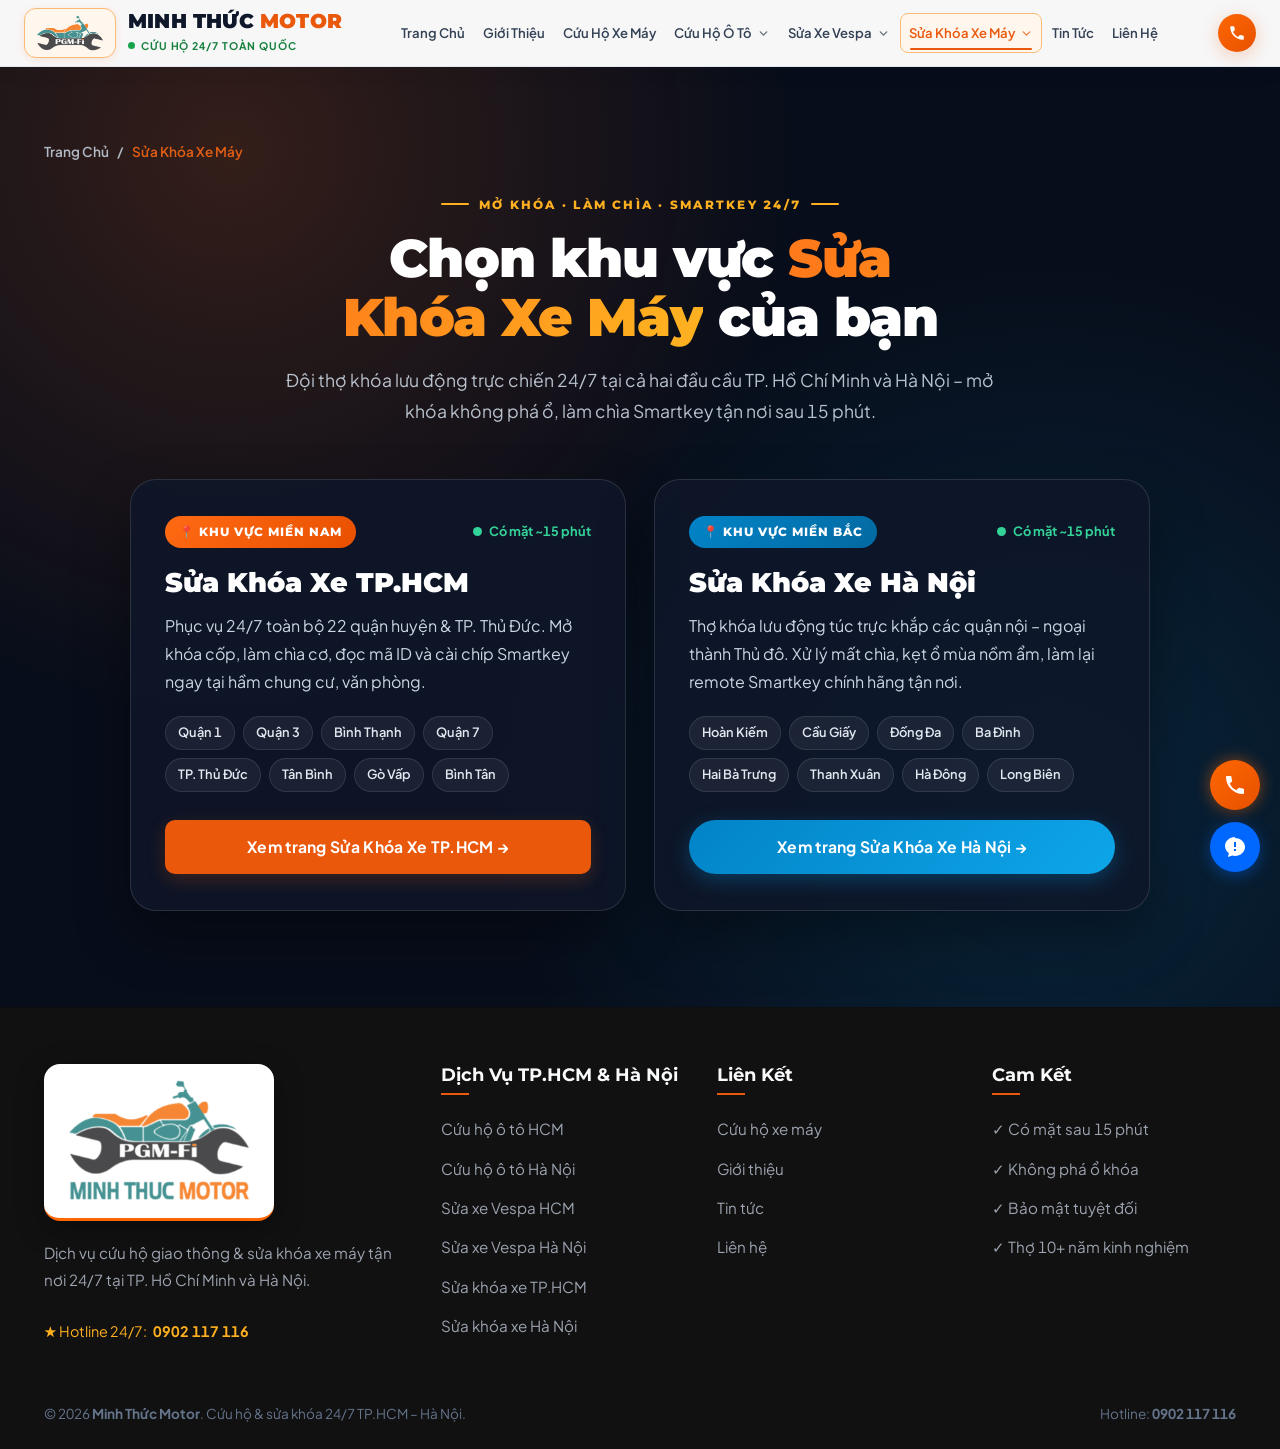
<file: sua-khoa-xe-may.html>
<!DOCTYPE html>
<html lang="vi">

<head>
  <meta charset="UTF-8">
  <meta name="viewport" content="width=device-width, initial-scale=1.0">
  <title>Sửa Khóa Xe Máy Tận Nơi 24/7 – Chọn Khu Vực TP.HCM &amp; Hà Nội | Minh Thức Motor</title>
  <meta name="description"
    content="Dịch vụ sửa khóa xe máy tận nơi 24/7 tại TP.HCM và Hà Nội: mở khóa không phá ổ, làm chìa theo ổ, cài chíp Smartkey Honda, Yamaha. Hotline: 0902117116.">
  <link rel="icon" href="images/logo-mark.png" type="image/png">
  <link rel="stylesheet" href="css/style.css">
  <link rel="stylesheet" href="css/pages.css">
  <script>document.documentElement.classList.add('js');</script>
</head>

<body class="pg">
  <!-- HEADER -->
  <header class="header scrolled" id="mainHeader">
    <div class="container nav-container">
      <a href="index.html" class="logo" id="brandLogo" aria-label="Minh Thức Motor - Trang chủ">
        <span class="logo-icon"><img src="images/logo-mark.png" alt="Biểu tượng Minh Thức Motor PGM-Fi" width="70" height="36"></span>
        <span class="logo-text">
          <span class="logo-title">MINH THỨC <span class="logo-highlight">MOTOR</span></span>
          <span class="logo-subtitle"><span class="live-indicator"></span> Cứu hộ 24/7 Toàn quốc</span>
        </span>
      </a>
      <nav class="nav-menu" id="navMenu" aria-label="Menu chính">
        <a href="index.html" class="nav-link">Trang Chủ</a>
        <a href="gioi-thieu.html" class="nav-link">Giới Thiệu</a>
        <a href="cuu-ho-xe-may.html" class="nav-link">Cứu Hộ Xe Máy</a>
        <div class="nav-dropdown">
          <a href="cuu-ho-o-to.html" class="nav-link nav-dropdown-toggle" aria-haspopup="true" aria-expanded="false">Cứu Hộ Ô Tô <svg class="nav-caret" width="13" height="13" viewBox="0 0 24 24" fill="none" stroke="currentColor" stroke-width="2.5" stroke-linecap="round" stroke-linejoin="round" aria-hidden="true"><polyline points="6 9 12 15 18 9"></polyline></svg></a>
          <div class="nav-dropdown-menu" role="menu">
            <a href="cuu-ho-o-to-hcm.html" class="nav-dropdown-item" role="menuitem"><span class="nav-city-badge">HCM</span><span>Cứu Hộ Ô Tô HCM</span></a>
            <a href="cuu-ho-o-to-ha-noi.html" class="nav-dropdown-item" role="menuitem"><span class="nav-city-badge nav-city-badge--hn">HN</span><span>Cứu Hộ Ô Tô Hà Nội</span></a>
          </div>
        </div>
        <div class="nav-dropdown">
          <a href="cuu-ho-xe-vespa.html" class="nav-link nav-dropdown-toggle" aria-haspopup="true" aria-expanded="false">Sửa Xe Vespa <svg class="nav-caret" width="13" height="13" viewBox="0 0 24 24" fill="none" stroke="currentColor" stroke-width="2.5" stroke-linecap="round" stroke-linejoin="round" aria-hidden="true"><polyline points="6 9 12 15 18 9"></polyline></svg></a>
          <div class="nav-dropdown-menu" role="menu">
            <a href="sua-xe-vespa-hcm.html" class="nav-dropdown-item" role="menuitem"><span class="nav-city-badge">HCM</span><span>Sửa Xe Vespa HCM</span></a>
            <a href="sua-xe-vespa-ha-noi.html" class="nav-dropdown-item" role="menuitem"><span class="nav-city-badge nav-city-badge--hn">HN</span><span>Sửa Xe Vespa Hà Nội</span></a>
          </div>
        </div>
        <div class="nav-dropdown">
          <a href="sua-khoa-xe-may.html" class="nav-link nav-dropdown-toggle active" aria-current="page" aria-haspopup="true" aria-expanded="false">Sửa Khóa Xe Máy <svg class="nav-caret" width="13" height="13" viewBox="0 0 24 24" fill="none" stroke="currentColor" stroke-width="2.5" stroke-linecap="round" stroke-linejoin="round" aria-hidden="true"><polyline points="6 9 12 15 18 9"></polyline></svg></a>
          <div class="nav-dropdown-menu" role="menu">
            <a href="sua-khoa-xe-tphcm.html" class="nav-dropdown-item" role="menuitem"><span class="nav-city-badge">HCM</span><span>Sửa Khóa Xe TP.HCM</span></a>
            <a href="sua-khoa-xe-ha-noi.html" class="nav-dropdown-item" role="menuitem"><span class="nav-city-badge nav-city-badge--hn">HN</span><span>Sửa Khóa Xe Hà Nội</span></a>
          </div>
        </div>
        <a href="tin-tuc.html" class="nav-link">Tin Tức</a>
        <a href="lien-he.html" class="nav-link">Liên Hệ</a>
      </nav>
      <div class="nav-actions">
        <a href="tel:0902117116" class="nav-hotline-btn" id="headerCallBtn" title="Gọi cứu hộ 24/7"><svg width="18" height="18" viewBox="0 0 24 24" fill="currentColor" aria-hidden="true"><path d="M20.01 15.38c-1.23 0-2.42-.2-3.53-.56a.977.977 0 0 0-1.01.24l-2.2 2.2a15.053 15.053 0 0 1-6.59-6.59l2.2-2.21a.96.96 0 0 0 .25-1A11.36 11.36 0 0 1 8.5 4c0-.55-.45-1-1-1H4c-.55 0-1 .45-1 1 0 9.39 7.61 17 17 17 .55 0 1-.45 1-1v-3.5c0-.55-.45-1-.99-1.12z"/></svg><span>0902 117 116</span></a>
        <button class="mobile-toggle" id="mobileMenuToggle" aria-label="Mở menu"><svg width="24" height="24" viewBox="0 0 24 24" fill="none" stroke="currentColor" stroke-width="2" aria-hidden="true"><line x1="3" y1="12" x2="21" y2="12"></line><line x1="3" y1="6" x2="21" y2="6"></line><line x1="3" y1="18" x2="21" y2="18"></line></svg></button>
      </div>
    </div>
  </header>

  <main>
    <section class="hub-hero">
      <div class="container">
        <nav class="crumb" aria-label="Breadcrumb"><a href="index.html">Trang Chủ</a><span aria-hidden="true">/</span><span aria-current="page">Sửa Khóa Xe Máy</span></nav>
        <div class="pg-head center" data-reveal>
          <span class="kicker" style="--accent:#FFB020">Mở khóa · Làm chìa · Smartkey 24/7</span>
          <h1 class="h1">Chọn khu vực <span class="grad-text">Sửa Khóa Xe Máy</span> của bạn</h1>
          <p class="lead">Đội thợ khóa lưu động trực chiến 24/7 tại cả hai đầu cầu TP. Hồ Chí Minh và Hà Nội – mở khóa không phá ổ, làm chìa Smartkey tận nơi sau 15 phút.</p>
        </div>

        <div class="hub-grid">
          <article class="hub-card" data-reveal>
            <div>
              <div class="hub-card__top">
                <span class="hub-card__badge">📍 Khu vực miền Nam</span>
                <span class="hub-card__live"><span class="live-dot" aria-hidden="true"></span> Có mặt ~15 phút</span>
              </div>
              <h2>Sửa Khóa Xe TP.HCM</h2>
              <p>Phục vụ 24/7 toàn bộ 22 quận huyện &amp; TP. Thủ Đức. Mở khóa cốp, làm chìa cơ, đọc mã ID và cài chíp Smartkey ngay tại hầm chung cư, văn phòng.</p>
              <div class="hub-card__districts">
                <span>Quận 1</span><span>Quận 3</span><span>Bình Thạnh</span><span>Quận 7</span><span>TP. Thủ Đức</span><span>Tân Bình</span><span>Gò Vấp</span><span>Bình Tân</span>
              </div>
            </div>
            <a href="sua-khoa-xe-tphcm.html" class="btn btn-primary">Xem trang Sửa Khóa Xe TP.HCM →</a>
          </article>

          <article class="hub-card hub-card--hn" data-reveal="2">
            <div>
              <div class="hub-card__top">
                <span class="hub-card__badge">📍 Khu vực miền Bắc</span>
                <span class="hub-card__live"><span class="live-dot" aria-hidden="true"></span> Có mặt ~15 phút</span>
              </div>
              <h2>Sửa Khóa Xe Hà Nội</h2>
              <p>Thợ khóa lưu động túc trực khắp các quận nội – ngoại thành Thủ đô. Xử lý mất chìa, kẹt ổ mùa nồm ẩm, làm lại remote Smartkey chính hãng tận nơi.</p>
              <div class="hub-card__districts">
                <span>Hoàn Kiếm</span><span>Cầu Giấy</span><span>Đống Đa</span><span>Ba Đình</span><span>Hai Bà Trưng</span><span>Thanh Xuân</span><span>Hà Đông</span><span>Long Biên</span>
              </div>
            </div>
            <a href="sua-khoa-xe-ha-noi.html" class="btn btn-hub-hn">Xem trang Sửa Khóa Xe Hà Nội →</a>
          </article>
        </div>
      </div>
    </section>
  </main>

  <!-- FOOTER -->
  <footer class="footer">
    <div class="container">
      <div class="footer-grid">
        <div class="footer-brand">
          <a href="index.html" class="footer-logo-card" aria-label="Minh Thức Motor - Trang chủ"><img src="images/logo-full.png" alt="Logo Minh Thức Motor" width="190" height="125" loading="lazy"></a>
          <p>Dịch vụ cứu hộ giao thông &amp; sửa khóa xe máy tận nơi 24/7 tại TP. Hồ Chí Minh và Hà Nội.</p>
          <a href="tel:0902117116" class="footer-hotline">★ Hotline 24/7: <strong>0902 117 116</strong></a>
        </div>
        <div>
          <h4 class="footer-title">Dịch Vụ TP.HCM &amp; Hà Nội</h4>
          <div class="footer-links">
            <a href="cuu-ho-o-to-hcm.html" class="footer-link">Cứu hộ ô tô HCM</a>
            <a href="cuu-ho-o-to-ha-noi.html" class="footer-link">Cứu hộ ô tô Hà Nội</a>
            <a href="sua-xe-vespa-hcm.html" class="footer-link">Sửa xe Vespa HCM</a>
            <a href="sua-xe-vespa-ha-noi.html" class="footer-link">Sửa xe Vespa Hà Nội</a>
            <a href="sua-khoa-xe-tphcm.html" class="footer-link">Sửa khóa xe TP.HCM</a>
            <a href="sua-khoa-xe-ha-noi.html" class="footer-link">Sửa khóa xe Hà Nội</a>
          </div>
        </div>
        <div>
          <h4 class="footer-title">Liên Kết</h4>
          <div class="footer-links">
            <a href="cuu-ho-xe-may.html" class="footer-link">Cứu hộ xe máy</a>
            <a href="gioi-thieu.html" class="footer-link">Giới thiệu</a>
            <a href="tin-tuc.html" class="footer-link">Tin tức</a>
            <a href="lien-he.html" class="footer-link">Liên hệ</a>
          </div>
        </div>
        <div>
          <h4 class="footer-title">Cam Kết</h4>
          <div class="footer-links">
            <span class="footer-link">✓ Có mặt sau 15 phút</span>
            <span class="footer-link">✓ Không phá ổ khóa</span>
            <span class="footer-link">✓ Bảo mật tuyệt đối</span>
            <span class="footer-link">✓ Thợ 10+ năm kinh nghiệm</span>
          </div>
        </div>
      </div>
      <div class="footer-bottom"><div>© <span data-year>2026</span> <strong>Minh Thức Motor</strong>. Cứu hộ &amp; sửa khóa 24/7 TP.HCM – Hà Nội.</div><div>Hotline: <strong>0902 117 116</strong></div></div>
    </div>
  </footer>

  <div class="floating-actions">
    <a href="tel:0902117116" class="float-btn float-call" aria-label="Gọi ngay"><svg width="24" height="24" viewBox="0 0 24 24" fill="currentColor" aria-hidden="true"><path d="M20.01 15.38c-1.23 0-2.42-.2-3.53-.56a.977.977 0 0 0-1.01.24l-2.2 2.2a15.053 15.053 0 0 1-6.59-6.59l2.2-2.21a.96.96 0 0 0 .25-1A11.36 11.36 0 0 1 8.5 4c0-.55-.45-1-1-1H4c-.55 0-1 .45-1 1 0 9.39 7.61 17 17 17 .55 0 1-.45 1-1v-3.5c0-.55-.45-1-.99-1.12z"/></svg><span class="float-tooltip">Gọi Ngay</span></a>
    <a href="https://zalo.me/0902117116" target="_blank" rel="noopener noreferrer" class="float-btn float-zalo" aria-label="Nhắn Zalo"><svg width="24" height="24" viewBox="0 0 24 24" fill="currentColor" aria-hidden="true"><path d="M12 2C6.48 2 2 6.03 2 11c0 2.87 1.5 5.43 3.84 7.03L5 22l4.31-1.42c.86.26 1.77.42 2.69.42 5.52 0 10-4.03 10-9s-4.48-9-10-9zm1 14h-2v-2h2v2zm0-4h-2V7h2v5z"/></svg><span class="float-tooltip">Zalo 24/7</span></a>
  </div>

  <script src="js/pages.js" defer></script>
</body>

</html>
</file>
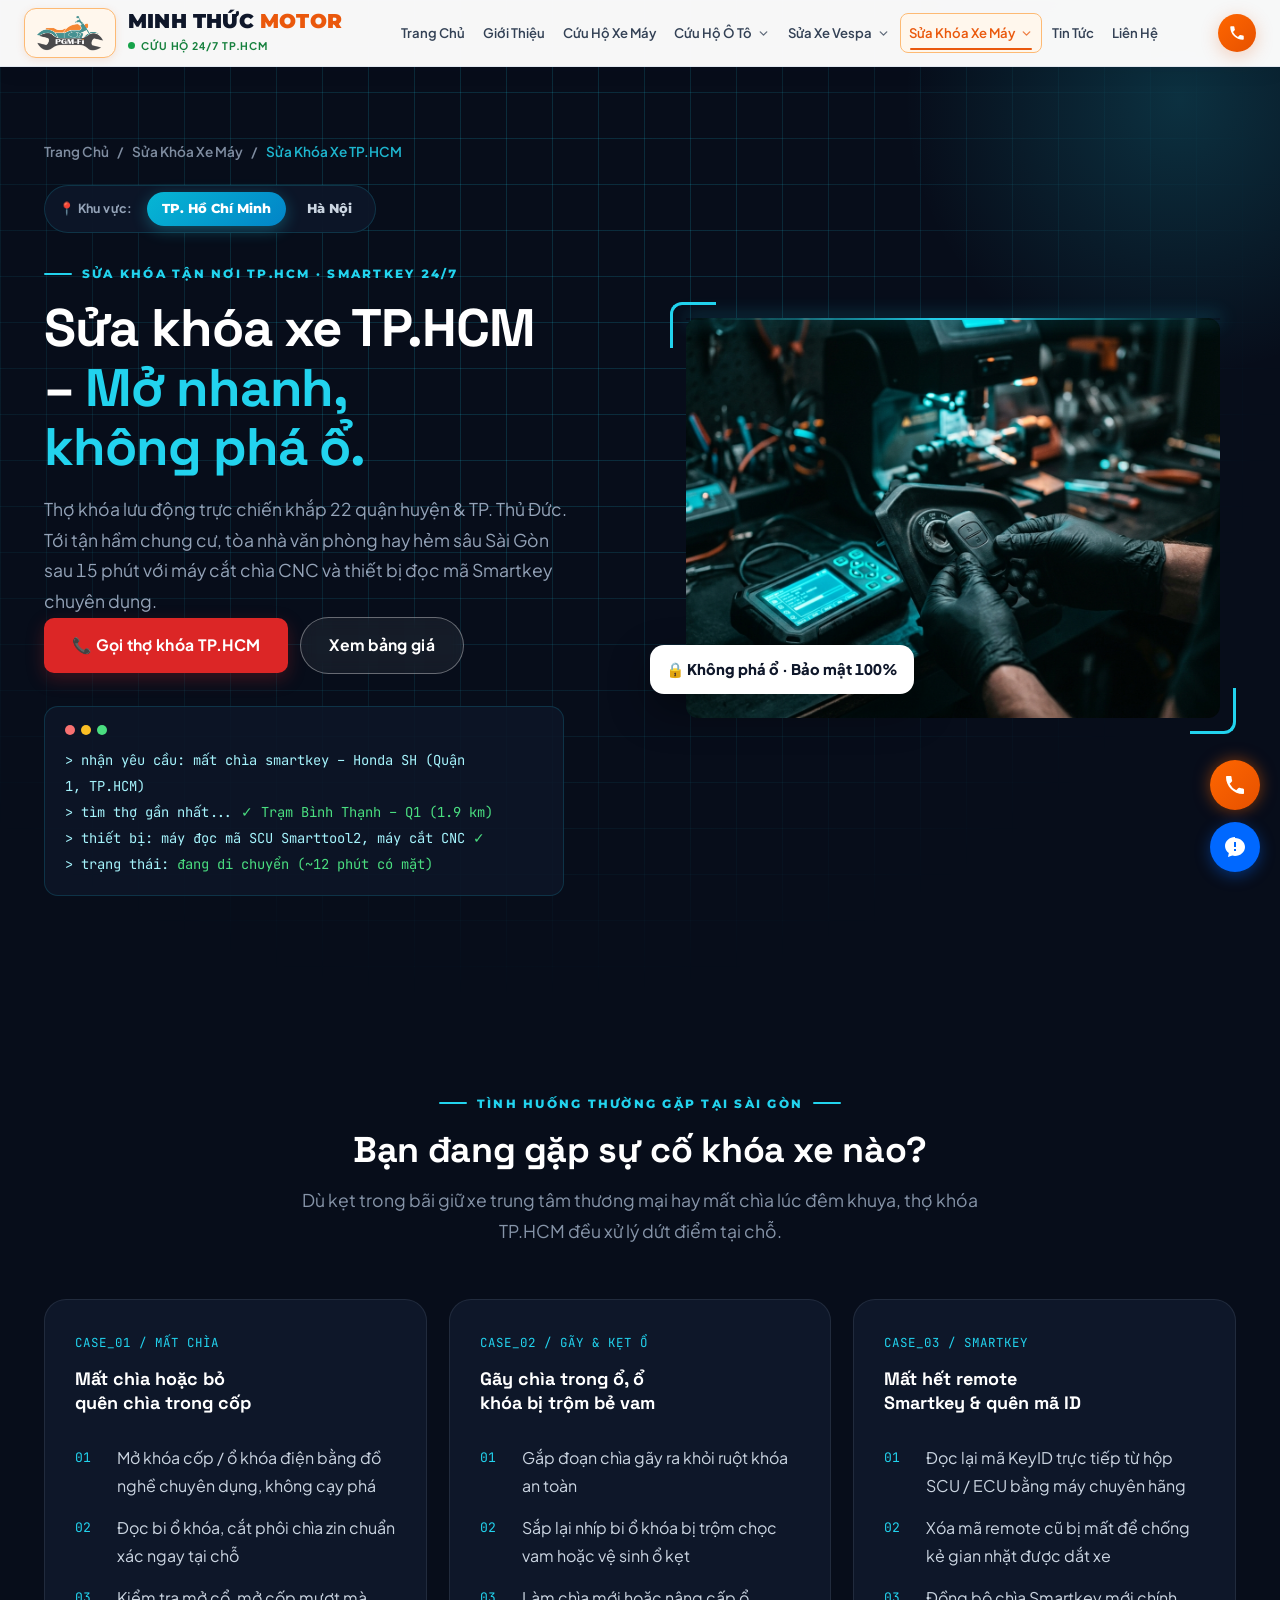
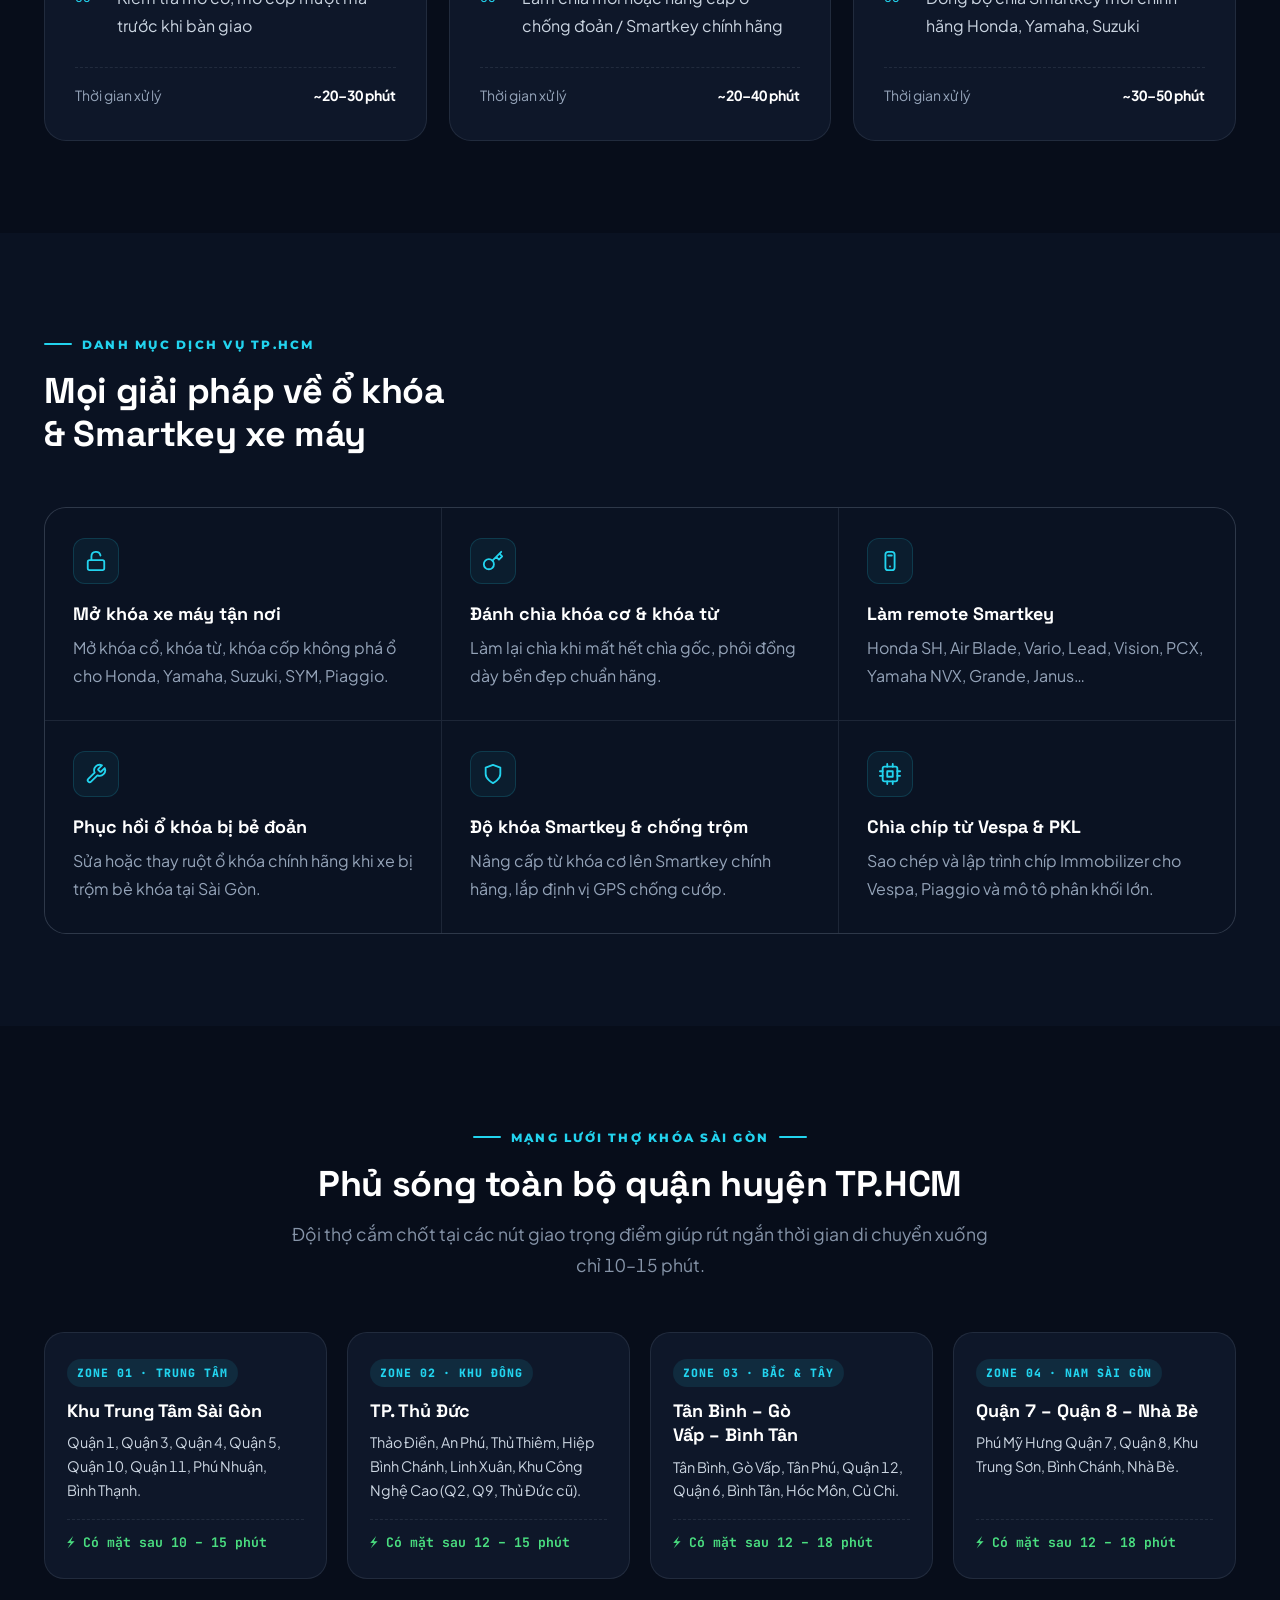
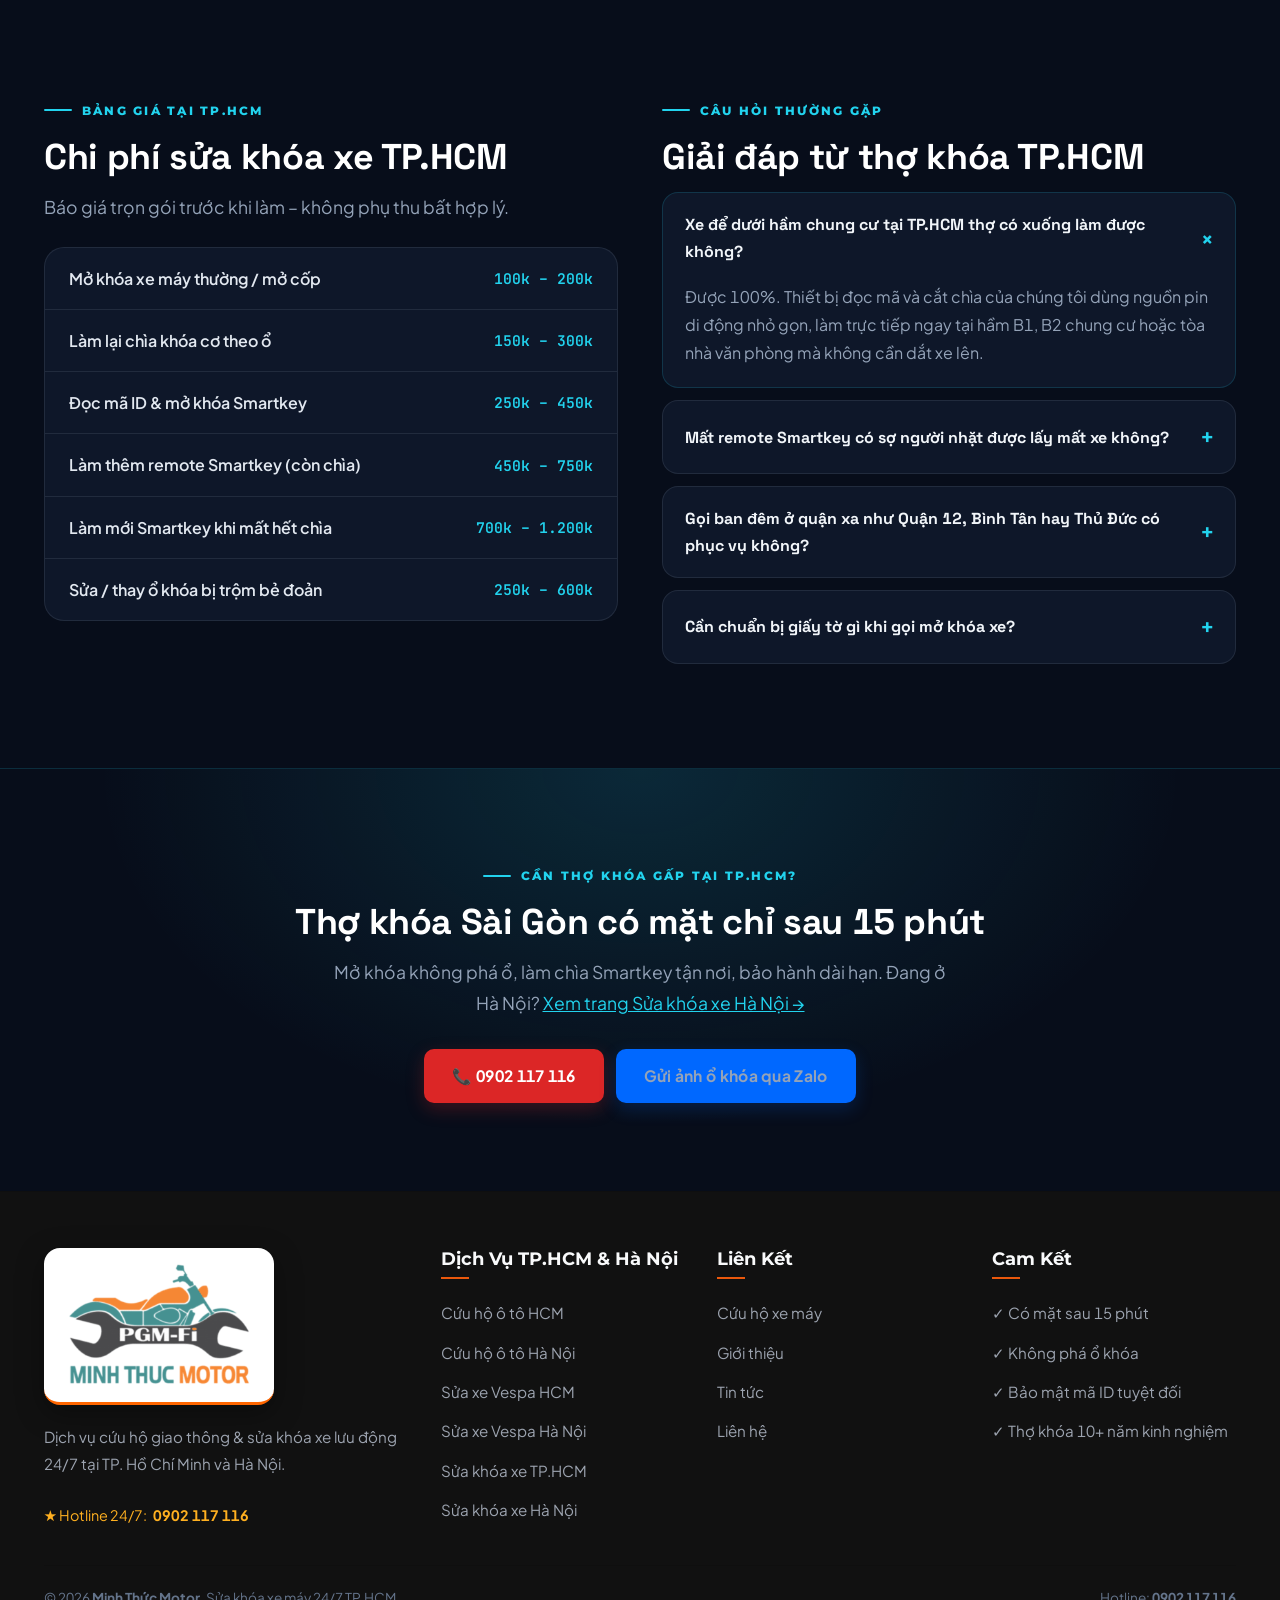
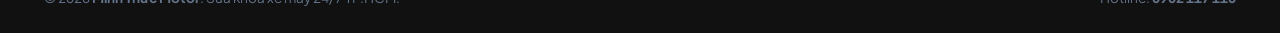
<file: sua-khoa-xe-tphcm.html>
<!DOCTYPE html>
<html lang="vi">

<head>
  <meta charset="UTF-8">
  <meta name="viewport" content="width=device-width, initial-scale=1.0">
  <title>Sửa Khóa Xe TP.HCM Tận Nơi 24/7 – Smartkey | Minh Thức Motor | 0902117116</title>
  <meta name="description"
    content="Sửa khóa xe máy TP.HCM tận nơi 24/7: mở khóa không phá ổ, làm chìa theo ổ, cài chíp smartkey Honda, Yamaha khắp các quận huyện Sài Gòn. Hotline: 0902117116.">
  <link rel="icon" href="images/logo-mark.png" type="image/png">
  <link rel="preconnect" href="https://fonts.googleapis.com">
  <link rel="preconnect" href="https://fonts.gstatic.com" crossorigin>
  <link rel="stylesheet" href="https://fonts.googleapis.com/css2?family=JetBrains+Mono:wght@500;600&family=Space+Grotesk:wght@600;700&display=swap">
  <link rel="stylesheet" href="css/style.css">
  <link rel="stylesheet" href="css/pages.css">
  <script>document.documentElement.classList.add('js');</script>
</head>

<body class="pg pg-khoa">
  <!-- HEADER -->
  <header class="header scrolled" id="mainHeader">
    <div class="container nav-container">
      <a href="index.html" class="logo" id="brandLogo" aria-label="Minh Thức Motor - Trang chủ">
        <span class="logo-icon"><img src="images/logo-mark.png" alt="Biểu tượng Minh Thức Motor PGM-Fi" width="70" height="36"></span>
        <span class="logo-text">
          <span class="logo-title">MINH THỨC <span class="logo-highlight">MOTOR</span></span>
          <span class="logo-subtitle"><span class="live-indicator"></span> Cứu hộ 24/7 TP.HCM</span>
        </span>
      </a>
      <nav class="nav-menu" id="navMenu" aria-label="Menu chính">
        <a href="index.html" class="nav-link">Trang Chủ</a>
        <a href="gioi-thieu.html" class="nav-link">Giới Thiệu</a>
        <a href="cuu-ho-xe-may.html" class="nav-link">Cứu Hộ Xe Máy</a>
        <div class="nav-dropdown">
          <a href="cuu-ho-o-to.html" class="nav-link nav-dropdown-toggle" aria-haspopup="true" aria-expanded="false">Cứu Hộ Ô Tô <svg class="nav-caret" width="13" height="13" viewBox="0 0 24 24" fill="none" stroke="currentColor" stroke-width="2.5" stroke-linecap="round" stroke-linejoin="round" aria-hidden="true"><polyline points="6 9 12 15 18 9"></polyline></svg></a>
          <div class="nav-dropdown-menu" role="menu">
            <a href="cuu-ho-o-to-hcm.html" class="nav-dropdown-item" role="menuitem"><span class="nav-city-badge">HCM</span><span>Cứu Hộ Ô Tô HCM</span></a>
            <a href="cuu-ho-o-to-ha-noi.html" class="nav-dropdown-item" role="menuitem"><span class="nav-city-badge nav-city-badge--hn">HN</span><span>Cứu Hộ Ô Tô Hà Nội</span></a>
          </div>
        </div>
        <div class="nav-dropdown">
          <a href="cuu-ho-xe-vespa.html" class="nav-link nav-dropdown-toggle" aria-haspopup="true" aria-expanded="false">Sửa Xe Vespa <svg class="nav-caret" width="13" height="13" viewBox="0 0 24 24" fill="none" stroke="currentColor" stroke-width="2.5" stroke-linecap="round" stroke-linejoin="round" aria-hidden="true"><polyline points="6 9 12 15 18 9"></polyline></svg></a>
          <div class="nav-dropdown-menu" role="menu">
            <a href="sua-xe-vespa-hcm.html" class="nav-dropdown-item" role="menuitem"><span class="nav-city-badge">HCM</span><span>Sửa Xe Vespa HCM</span></a>
            <a href="sua-xe-vespa-ha-noi.html" class="nav-dropdown-item" role="menuitem"><span class="nav-city-badge nav-city-badge--hn">HN</span><span>Sửa Xe Vespa Hà Nội</span></a>
          </div>
        </div>
        <div class="nav-dropdown">
          <a href="sua-khoa-xe-may.html" class="nav-link nav-dropdown-toggle active" aria-haspopup="true" aria-expanded="false">Sửa Khóa Xe Máy <svg class="nav-caret" width="13" height="13" viewBox="0 0 24 24" fill="none" stroke="currentColor" stroke-width="2.5" stroke-linecap="round" stroke-linejoin="round" aria-hidden="true"><polyline points="6 9 12 15 18 9"></polyline></svg></a>
          <div class="nav-dropdown-menu" role="menu">
            <a href="sua-khoa-xe-tphcm.html" class="nav-dropdown-item active" role="menuitem" aria-current="page"><span class="nav-city-badge">HCM</span><span>Sửa Khóa Xe TP.HCM</span></a>
            <a href="sua-khoa-xe-ha-noi.html" class="nav-dropdown-item" role="menuitem"><span class="nav-city-badge nav-city-badge--hn">HN</span><span>Sửa Khóa Xe Hà Nội</span></a>
          </div>
        </div>
        <a href="tin-tuc.html" class="nav-link">Tin Tức</a>
        <a href="lien-he.html" class="nav-link">Liên Hệ</a>
      </nav>
      <div class="nav-actions">
        <a href="tel:0902117116" class="nav-hotline-btn" id="headerCallBtn" title="Gọi cứu hộ 24/7"><svg width="18" height="18" viewBox="0 0 24 24" fill="currentColor" aria-hidden="true"><path d="M20.01 15.38c-1.23 0-2.42-.2-3.53-.56a.977.977 0 0 0-1.01.24l-2.2 2.2a15.053 15.053 0 0 1-6.59-6.59l2.2-2.21a.96.96 0 0 0 .25-1A11.36 11.36 0 0 1 8.5 4c0-.55-.45-1-1-1H4c-.55 0-1 .45-1 1 0 9.39 7.61 17 17 17 .55 0 1-.45 1-1v-3.5c0-.55-.45-1-.99-1.12z"/></svg><span>0902 117 116</span></a>
        <button class="mobile-toggle" id="mobileMenuToggle" aria-label="Mở menu"><svg width="24" height="24" viewBox="0 0 24 24" fill="none" stroke="currentColor" stroke-width="2" aria-hidden="true"><line x1="3" y1="12" x2="21" y2="12"></line><line x1="3" y1="6" x2="21" y2="6"></line><line x1="3" y1="18" x2="21" y2="18"></line></svg></button>
      </div>
    </div>
  </header>

  <main>
    <!-- HERO: lưới công nghệ + terminal -->
    <section class="k-hero">
      <div class="container k-hero__grid">
        <div data-reveal>
          <nav class="crumb" aria-label="Breadcrumb"><a href="index.html">Trang Chủ</a><span aria-hidden="true">/</span><a href="sua-khoa-xe-may.html">Sửa Khóa Xe Máy</a><span aria-hidden="true">/</span><span aria-current="page">Sửa Khóa Xe TP.HCM</span></nav>
          <div class="region-switch" role="navigation" aria-label="Chọn khu vực sửa khóa xe">
            <span class="region-switch__label">📍 Khu vực:</span>
            <a href="sua-khoa-xe-tphcm.html" class="region-switch__btn is-active" aria-current="page">TP. Hồ Chí Minh</a>
            <a href="sua-khoa-xe-ha-noi.html" class="region-switch__btn">Hà Nội</a>
          </div>
          <div><span class="kicker">Sửa khóa tận nơi TP.HCM · Smartkey 24/7</span></div>
          <h1 class="h1">Sửa khóa xe TP.HCM – <span>Mở nhanh, không phá ổ.</span></h1>
          <p class="lead">Thợ khóa lưu động trực chiến khắp 22 quận huyện &amp; TP. Thủ Đức. Tới tận hầm chung cư, tòa nhà văn phòng hay hẻm sâu Sài Gòn sau 15 phút với máy cắt chìa CNC và thiết bị đọc mã Smartkey chuyên dụng.</p>
          <div class="btn-row">
            <a href="tel:0902117116" class="btn btn-emergency" id="khoaHeroCall">📞 Gọi thợ khóa TP.HCM</a>
            <a href="#bang-gia-khoa" class="btn btn-light-outline">Xem bảng giá</a>
          </div>
          <div class="k-term" aria-label="Mô phỏng quy trình điều phối thợ khóa tại TP.HCM">
            <div class="k-term__bar" aria-hidden="true"><i></i><i></i><i></i></div>
            <p>&gt; nhận yêu cầu: mất chìa smartkey – Honda SH (Quận 1, TP.HCM)</p>
            <p>&gt; tìm thợ gần nhất... <span class="ok">✓ Trạm Bình Thạnh – Q1 (1.9 km)</span></p>
            <p>&gt; thiết bị: máy đọc mã SCU Smarttool2, máy cắt CNC <span class="ok">✓</span></p>
            <p>&gt; trạng thái: <span class="ok">đang di chuyển (~12 phút có mặt)</span></p>
          </div>
        </div>
        <div class="k-hero__media" data-reveal="2">
          <div class="k-frame">
            <img src="images/sua-khoa-smartkey.jpg" alt="Thợ khóa Minh Thức Motor lập trình chìa khóa smartkey xe máy tận nơi tại TP.HCM">
            <span class="k-scan" aria-hidden="true"></span>
            <div class="k-badge">🔒 Không phá ổ · Bảo mật 100%</div>
          </div>
        </div>
      </div>
    </section>

    <!-- TÌNH HUỐNG -->
    <section class="pg-section k-cases">
      <div class="container">
        <div class="pg-head center" data-reveal>
          <span class="kicker">Tình huống thường gặp tại Sài Gòn</span>
          <h2 class="h2">Bạn đang gặp sự cố khóa xe nào?</h2>
          <p class="lead">Dù kẹt trong bãi giữ xe trung tâm thương mại hay mất chìa lúc đêm khuya, thợ khóa TP.HCM đều xử lý dứt điểm tại chỗ.</p>
        </div>
        <div class="k-cases__grid">
          <article class="k-case" data-reveal>
            <span class="k-case__code">CASE_01 / MẤT CHÌA</span>
            <h3 class="h3">Mất chìa hoặc bỏ quên chìa trong cốp</h3>
            <ol>
              <li>Mở khóa cốp / ổ khóa điện bằng đồ nghề chuyên dụng, không cạy phá</li>
              <li>Đọc bi ổ khóa, cắt phôi chìa zin chuẩn xác ngay tại chỗ</li>
              <li>Kiểm tra mở cổ, mở cốp mượt mà trước khi bàn giao</li>
            </ol>
            <div class="k-case__foot"><span>Thời gian xử lý</span><b>~20–30 phút</b></div>
          </article>
          <article class="k-case" data-reveal="2">
            <span class="k-case__code">CASE_02 / GÃY &amp; KẸT Ổ</span>
            <h3 class="h3">Gãy chìa trong ổ, ổ khóa bị trộm bẻ vam</h3>
            <ol>
              <li>Gắp đoạn chìa gãy ra khỏi ruột khóa an toàn</li>
              <li>Sắp lại nhíp bi ổ khóa bị trộm chọc vam hoặc vệ sinh ổ kẹt</li>
              <li>Làm chìa mới hoặc nâng cấp ổ chống đoản / Smartkey chính hãng</li>
            </ol>
            <div class="k-case__foot"><span>Thời gian xử lý</span><b>~20–40 phút</b></div>
          </article>
          <article class="k-case" data-reveal="3">
            <span class="k-case__code">CASE_03 / SMARTKEY</span>
            <h3 class="h3">Mất hết remote Smartkey &amp; quên mã ID</h3>
            <ol>
              <li>Đọc lại mã KeyID trực tiếp từ hộp SCU / ECU bằng máy chuyên hãng</li>
              <li>Xóa mã remote cũ bị mất để chống kẻ gian nhặt được dắt xe</li>
              <li>Đồng bộ chìa Smartkey mới chính hãng Honda, Yamaha, Suzuki</li>
            </ol>
            <div class="k-case__foot"><span>Thời gian xử lý</span><b>~30–50 phút</b></div>
          </article>
        </div>
      </div>
    </section>

    <!-- DỊCH VỤ -->
    <section class="pg-section k-services">
      <div class="container">
        <div class="pg-head left" data-reveal>
          <span class="kicker">Danh mục dịch vụ TP.HCM</span>
          <h2 class="h2">Mọi giải pháp về ổ khóa &amp; Smartkey xe máy</h2>
        </div>
        <div class="k-svc" data-reveal>
          <div class="k-svc__item"><div class="k-svc__ico"><svg width="22" height="22" viewBox="0 0 24 24" fill="none" stroke="currentColor" stroke-width="2" stroke-linecap="round" stroke-linejoin="round" aria-hidden="true"><rect x="3" y="11" width="18" height="11" rx="2"/><path d="M7 11V7a5 5 0 0 1 9.9-1"/></svg></div><h3 class="h3">Mở khóa xe máy tận nơi</h3><p>Mở khóa cổ, khóa từ, khóa cốp không phá ổ cho Honda, Yamaha, Suzuki, SYM, Piaggio.</p></div>
          <div class="k-svc__item"><div class="k-svc__ico"><svg width="22" height="22" viewBox="0 0 24 24" fill="none" stroke="currentColor" stroke-width="2" stroke-linecap="round" stroke-linejoin="round" aria-hidden="true"><circle cx="7.5" cy="15.5" r="5.5"/><path d="m21 2-9.6 9.6M15.5 7.5l3 3L22 7l-3-3"/></svg></div><h3 class="h3">Đánh chìa khóa cơ &amp; khóa từ</h3><p>Làm lại chìa khi mất hết chìa gốc, phôi đồng dày bền đẹp chuẩn hãng.</p></div>
          <div class="k-svc__item"><div class="k-svc__ico"><svg width="22" height="22" viewBox="0 0 24 24" fill="none" stroke="currentColor" stroke-width="2" stroke-linecap="round" stroke-linejoin="round" aria-hidden="true"><rect x="7" y="2" width="10" height="20" rx="3"/><path d="M12 18h.01M10 6h4"/></svg></div><h3 class="h3">Làm remote Smartkey</h3><p>Honda SH, Air Blade, Vario, Lead, Vision, PCX, Yamaha NVX, Grande, Janus…</p></div>
          <div class="k-svc__item"><div class="k-svc__ico"><svg width="22" height="22" viewBox="0 0 24 24" fill="none" stroke="currentColor" stroke-width="2" stroke-linecap="round" stroke-linejoin="round" aria-hidden="true"><path d="M14.7 6.3a1 1 0 0 0 0 1.4l1.6 1.6a1 1 0 0 0 1.4 0l3.77-3.77a6 6 0 0 1-7.94 7.94l-6.91 6.91a2.12 2.12 0 0 1-3-3l6.91-6.91a6 6 0 0 1 7.94-7.94z"/></svg></div><h3 class="h3">Phục hồi ổ khóa bị bẻ đoản</h3><p>Sửa hoặc thay ruột ổ khóa chính hãng khi xe bị trộm bẻ khóa tại Sài Gòn.</p></div>
          <div class="k-svc__item"><div class="k-svc__ico"><svg width="22" height="22" viewBox="0 0 24 24" fill="none" stroke="currentColor" stroke-width="2" stroke-linecap="round" stroke-linejoin="round" aria-hidden="true"><path d="M12 22s8-4 8-10V5l-8-3-8 3v7c0 6 8 10 8 10z"/></svg></div><h3 class="h3">Độ khóa Smartkey &amp; chống trộm</h3><p>Nâng cấp từ khóa cơ lên Smartkey chính hãng, lắp định vị GPS chống cướp.</p></div>
          <div class="k-svc__item"><div class="k-svc__ico"><svg width="22" height="22" viewBox="0 0 24 24" fill="none" stroke="currentColor" stroke-width="2" stroke-linecap="round" stroke-linejoin="round" aria-hidden="true"><rect x="4" y="4" width="16" height="16" rx="2"/><path d="M9 9h6v6H9zM9 1v3M15 1v3M9 20v3M15 20v3M20 9h3M20 14h3M1 9h3M1 14h3"/></svg></div><h3 class="h3">Chìa chíp từ Vespa &amp; PKL</h3><p>Sao chép và lập trình chíp Immobilizer cho Vespa, Piaggio và mô tô phân khối lớn.</p></div>
        </div>
      </div>
    </section>

    <!-- KHU VỰC PHỤC VỤ TP.HCM -->
    <section class="pg-section">
      <div class="container">
        <div class="pg-head center" data-reveal>
          <span class="kicker">Mạng lưới thợ khóa Sài Gòn</span>
          <h2 class="h2">Phủ sóng toàn bộ quận huyện TP.HCM</h2>
          <p class="lead">Đội thợ cắm chốt tại các nút giao trọng điểm giúp rút ngắn thời gian di chuyển xuống chỉ 10–15 phút.</p>
        </div>
        <div class="region-zones-grid">
          <div class="region-zone-card" data-reveal>
            <div>
              <span class="region-zone-card__tag">ZONE 01 · TRUNG TÂM</span>
              <h3 class="h3">Khu Trung Tâm Sài Gòn</h3>
              <p>Quận 1, Quận 3, Quận 4, Quận 5, Quận 10, Quận 11, Phú Nhuận, Bình Thạnh.</p>
            </div>
            <div class="region-zone-card__eta">⚡ Có mặt sau 10 – 15 phút</div>
          </div>
          <div class="region-zone-card" data-reveal="2">
            <div>
              <span class="region-zone-card__tag">ZONE 02 · KHU ĐÔNG</span>
              <h3 class="h3">TP. Thủ Đức</h3>
              <p>Thảo Điền, An Phú, Thủ Thiêm, Hiệp Bình Chánh, Linh Xuân, Khu Công Nghệ Cao (Q2, Q9, Thủ Đức cũ).</p>
            </div>
            <div class="region-zone-card__eta">⚡ Có mặt sau 12 – 15 phút</div>
          </div>
          <div class="region-zone-card" data-reveal="3">
            <div>
              <span class="region-zone-card__tag">ZONE 03 · BẮC &amp; TÂY</span>
              <h3 class="h3">Tân Bình – Gò Vấp – Bình Tân</h3>
              <p>Tân Bình, Gò Vấp, Tân Phú, Quận 12, Quận 6, Bình Tân, Hóc Môn, Củ Chi.</p>
            </div>
            <div class="region-zone-card__eta">⚡ Có mặt sau 12 – 18 phút</div>
          </div>
          <div class="region-zone-card" data-reveal="4">
            <div>
              <span class="region-zone-card__tag">ZONE 04 · NAM SÀI GÒN</span>
              <h3 class="h3">Quận 7 – Quận 8 – Nhà Bè</h3>
              <p>Phú Mỹ Hưng Quận 7, Quận 8, Khu Trung Sơn, Bình Chánh, Nhà Bè.</p>
            </div>
            <div class="region-zone-card__eta">⚡ Có mặt sau 12 – 18 phút</div>
          </div>
        </div>
      </div>
    </section>

    <!-- GIÁ + FAQ -->
    <section class="pg-section" id="bang-gia-khoa" style="padding-top: 20px;">
      <div class="container k-split">
        <div data-reveal>
          <span class="kicker">Bảng giá tại TP.HCM</span>
          <h2 class="h2">Chi phí sửa khóa xe TP.HCM</h2>
          <p class="lead" style="margin-bottom:24px">Báo giá trọn gói trước khi làm – không phụ thu bất hợp lý.</p>
          <div class="k-prices">
            <div class="k-price-row"><span>Mở khóa xe máy thường / mở cốp</span><b>100k – 200k</b></div>
            <div class="k-price-row"><span>Làm lại chìa khóa cơ theo ổ</span><b>150k – 300k</b></div>
            <div class="k-price-row"><span>Đọc mã ID &amp; mở khóa Smartkey</span><b>250k – 450k</b></div>
            <div class="k-price-row"><span>Làm thêm remote Smartkey (còn chìa)</span><b>450k – 750k</b></div>
            <div class="k-price-row"><span>Làm mới Smartkey khi mất hết chìa</span><b>700k – 1.200k</b></div>
            <div class="k-price-row"><span>Sửa / thay ổ khóa bị trộm bẻ đoản</span><b>250k – 600k</b></div>
          </div>
        </div>
        <div class="k-faq" data-reveal="2">
          <span class="kicker">Câu hỏi thường gặp</span>
          <h2 class="h2">Giải đáp từ thợ khóa TP.HCM</h2>
          <details open>
            <summary>Xe để dưới hầm chung cư tại TP.HCM thợ có xuống làm được không?</summary>
            <p>Được 100%. Thiết bị đọc mã và cắt chìa của chúng tôi dùng nguồn pin di động nhỏ gọn, làm trực tiếp ngay tại hầm B1, B2 chung cư hoặc tòa nhà văn phòng mà không cần dắt xe lên.</p>
          </details>
          <details>
            <summary>Mất remote Smartkey có sợ người nhặt được lấy mất xe không?</summary>
            <p>Khi cài chìa mới, kỹ thuật viên sẽ xóa (vô hiệu hóa) toàn bộ mã remote cũ đã mất ra khỏi bộ nhớ SCU, đảm bảo chìa cũ hoàn toàn không còn tác dụng.</p>
          </details>
          <details>
            <summary>Gọi ban đêm ở quận xa như Quận 12, Bình Tân hay Thủ Đức có phục vụ không?</summary>
            <p>Có. Đội thợ khóa trực 24/24 ở cả 4 cụm khu vực khắp TP.HCM, hỗ trợ xuyên đêm kể cả ngày Lễ, Tết.</p>
          </details>
          <details>
            <summary>Cần chuẩn bị giấy tờ gì khi gọi mở khóa xe?</summary>
            <p>Quý khách vui lòng xuất trình Cà vẹt xe (hoặc ảnh chụp / VNeID / giấy tờ chứng minh chủ xe) trước khi thợ tiến hành mở khóa để đảm bảo an ninh tuyệt đối.</p>
          </details>
        </div>
      </div>
    </section>

    <!-- CTA -->
    <section class="k-cta">
      <div class="container" data-reveal>
        <span class="kicker">Cần thợ khóa gấp tại TP.HCM?</span>
        <h2 class="h2">Thợ khóa Sài Gòn có mặt chỉ sau 15 phút</h2>
        <p class="lead">Mở khóa không phá ổ, làm chìa Smartkey tận nơi, bảo hành dài hạn. Đang ở Hà Nội? <a href="sua-khoa-xe-ha-noi.html" style="color:var(--k-cyan);text-decoration:underline;">Xem trang Sửa khóa xe Hà Nội →</a></p>
        <div class="btn-row">
          <a href="tel:0902117116" class="btn btn-emergency">📞 0902 117 116</a>
          <a href="https://zalo.me/0902117116" target="_blank" rel="noopener noreferrer" class="btn btn-zalo">Gửi ảnh ổ khóa qua Zalo</a>
        </div>
      </div>
    </section>
  </main>

  <!-- FOOTER -->
  <footer class="footer">
    <div class="container">
      <div class="footer-grid">
        <div class="footer-brand">
          <a href="index.html" class="footer-logo-card" aria-label="Minh Thức Motor - Trang chủ"><img src="images/logo-full.png" alt="Logo Minh Thức Motor" width="190" height="125" loading="lazy"></a>
          <p>Dịch vụ cứu hộ giao thông &amp; sửa khóa xe lưu động 24/7 tại TP. Hồ Chí Minh và Hà Nội.</p>
          <a href="tel:0902117116" class="footer-hotline">★ Hotline 24/7: <strong>0902 117 116</strong></a>
        </div>
        <div>
          <h4 class="footer-title">Dịch Vụ TP.HCM &amp; Hà Nội</h4>
          <div class="footer-links">
            <a href="cuu-ho-o-to-hcm.html" class="footer-link">Cứu hộ ô tô HCM</a>
            <a href="cuu-ho-o-to-ha-noi.html" class="footer-link">Cứu hộ ô tô Hà Nội</a>
            <a href="sua-xe-vespa-hcm.html" class="footer-link">Sửa xe Vespa HCM</a>
            <a href="sua-xe-vespa-ha-noi.html" class="footer-link">Sửa xe Vespa Hà Nội</a>
            <a href="sua-khoa-xe-tphcm.html" class="footer-link">Sửa khóa xe TP.HCM</a>
            <a href="sua-khoa-xe-ha-noi.html" class="footer-link">Sửa khóa xe Hà Nội</a>
          </div>
        </div>
        <div>
          <h4 class="footer-title">Liên Kết</h4>
          <div class="footer-links">
            <a href="cuu-ho-xe-may.html" class="footer-link">Cứu hộ xe máy</a>
            <a href="gioi-thieu.html" class="footer-link">Giới thiệu</a>
            <a href="tin-tuc.html" class="footer-link">Tin tức</a>
            <a href="lien-he.html" class="footer-link">Liên hệ</a>
          </div>
        </div>
        <div>
          <h4 class="footer-title">Cam Kết</h4>
          <div class="footer-links">
            <span class="footer-link">✓ Có mặt sau 15 phút</span>
            <span class="footer-link">✓ Không phá ổ khóa</span>
            <span class="footer-link">✓ Bảo mật mã ID tuyệt đối</span>
            <span class="footer-link">✓ Thợ khóa 10+ năm kinh nghiệm</span>
          </div>
        </div>
      </div>
      <div class="footer-bottom"><div>© <span data-year>2026</span> <strong>Minh Thức Motor</strong>. Sửa khóa xe máy 24/7 TP.HCM.</div><div>Hotline: <strong>0902 117 116</strong></div></div>
    </div>
  </footer>

  <div class="floating-actions">
    <a href="tel:0902117116" class="float-btn float-call" aria-label="Gọi ngay"><svg width="24" height="24" viewBox="0 0 24 24" fill="currentColor" aria-hidden="true"><path d="M20.01 15.38c-1.23 0-2.42-.2-3.53-.56a.977.977 0 0 0-1.01.24l-2.2 2.2a15.053 15.053 0 0 1-6.59-6.59l2.2-2.21a.96.96 0 0 0 .25-1A11.36 11.36 0 0 1 8.5 4c0-.55-.45-1-1-1H4c-.55 0-1 .45-1 1 0 9.39 7.61 17 17 17 .55 0 1-.45 1-1v-3.5c0-.55-.45-1-.99-1.12z"/></svg><span class="float-tooltip">Gọi Ngay</span></a>
    <a href="https://zalo.me/0902117116" target="_blank" rel="noopener noreferrer" class="float-btn float-zalo" aria-label="Nhắn Zalo"><svg width="24" height="24" viewBox="0 0 24 24" fill="currentColor" aria-hidden="true"><path d="M12 2C6.48 2 2 6.03 2 11c0 2.87 1.5 5.43 3.84 7.03L5 22l4.31-1.42c.86.26 1.77.42 2.69.42 5.52 0 10-4.03 10-9s-4.48-9-10-9zm1 14h-2v-2h2v2zm0-4h-2V7h2v5z"/></svg><span class="float-tooltip">Zalo 24/7</span></a>
  </div>

  <script src="js/pages.js" defer></script>
</body>

</html>
</file>
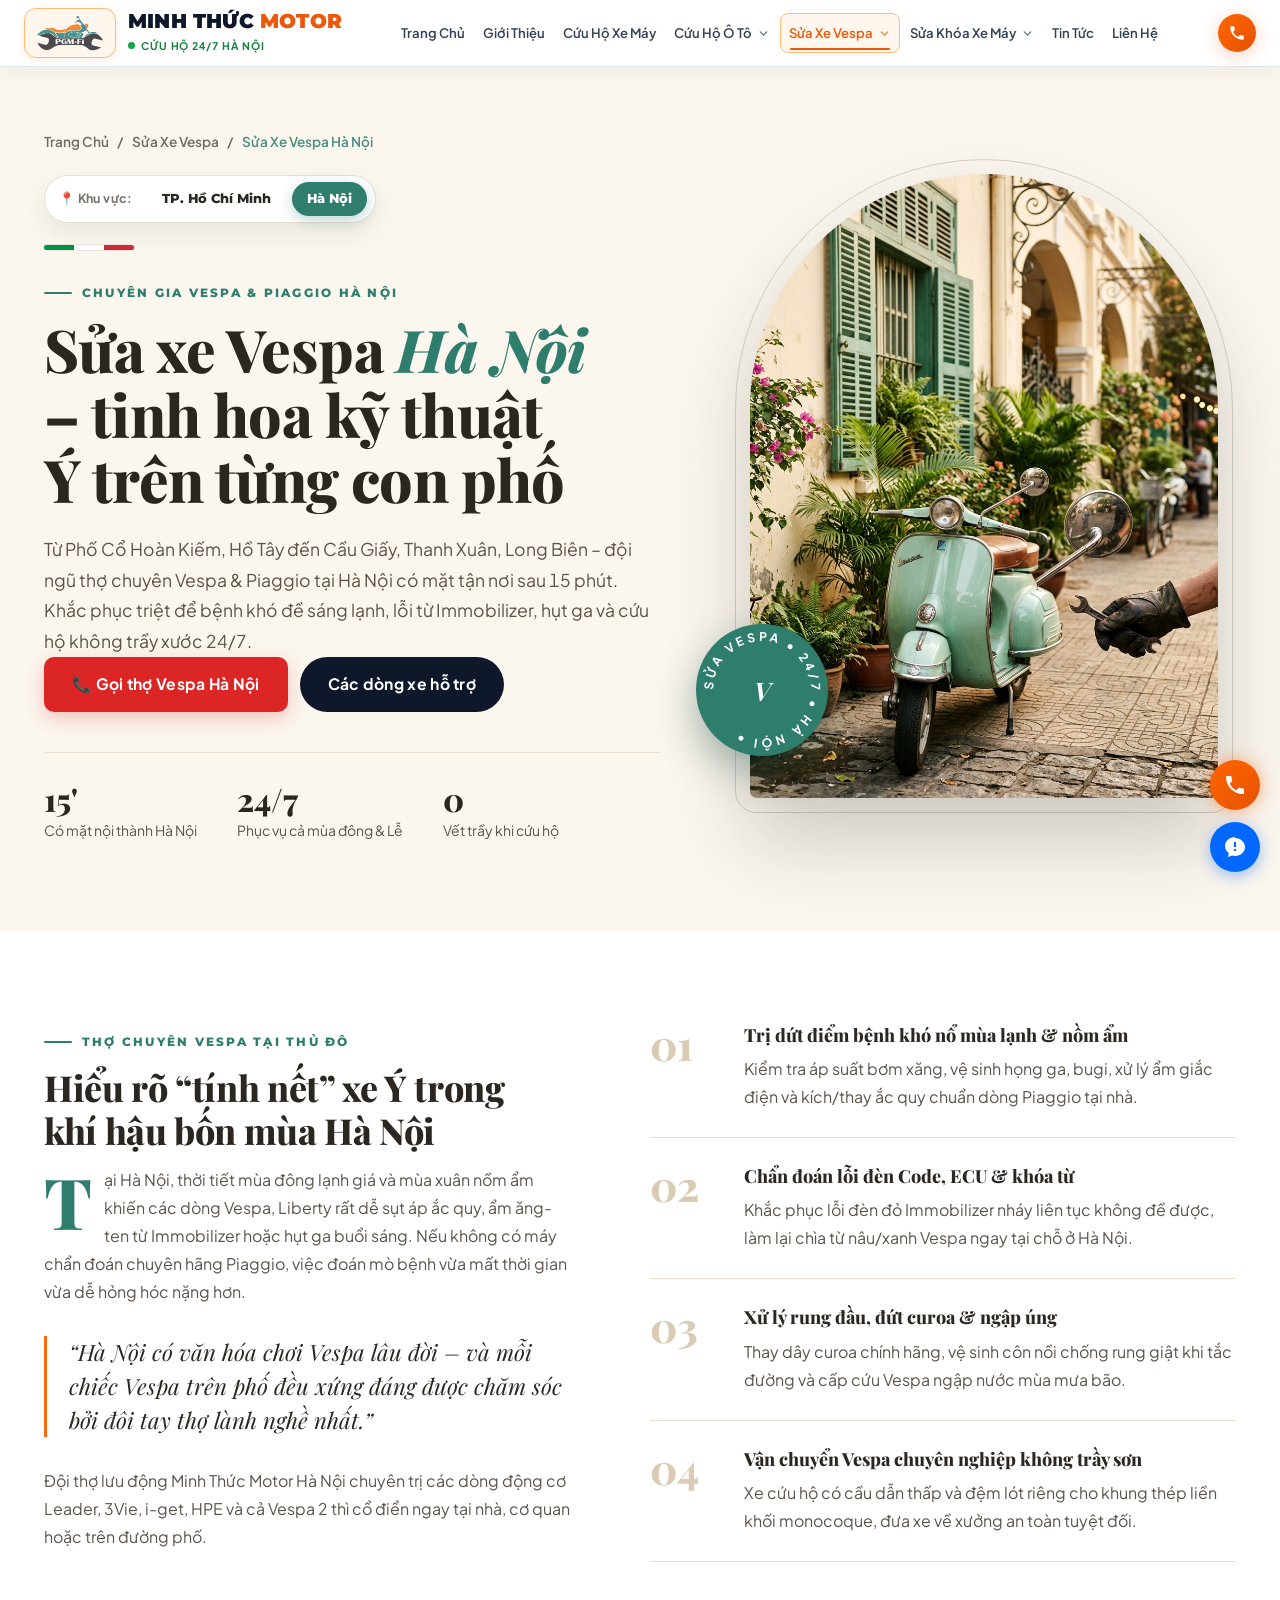
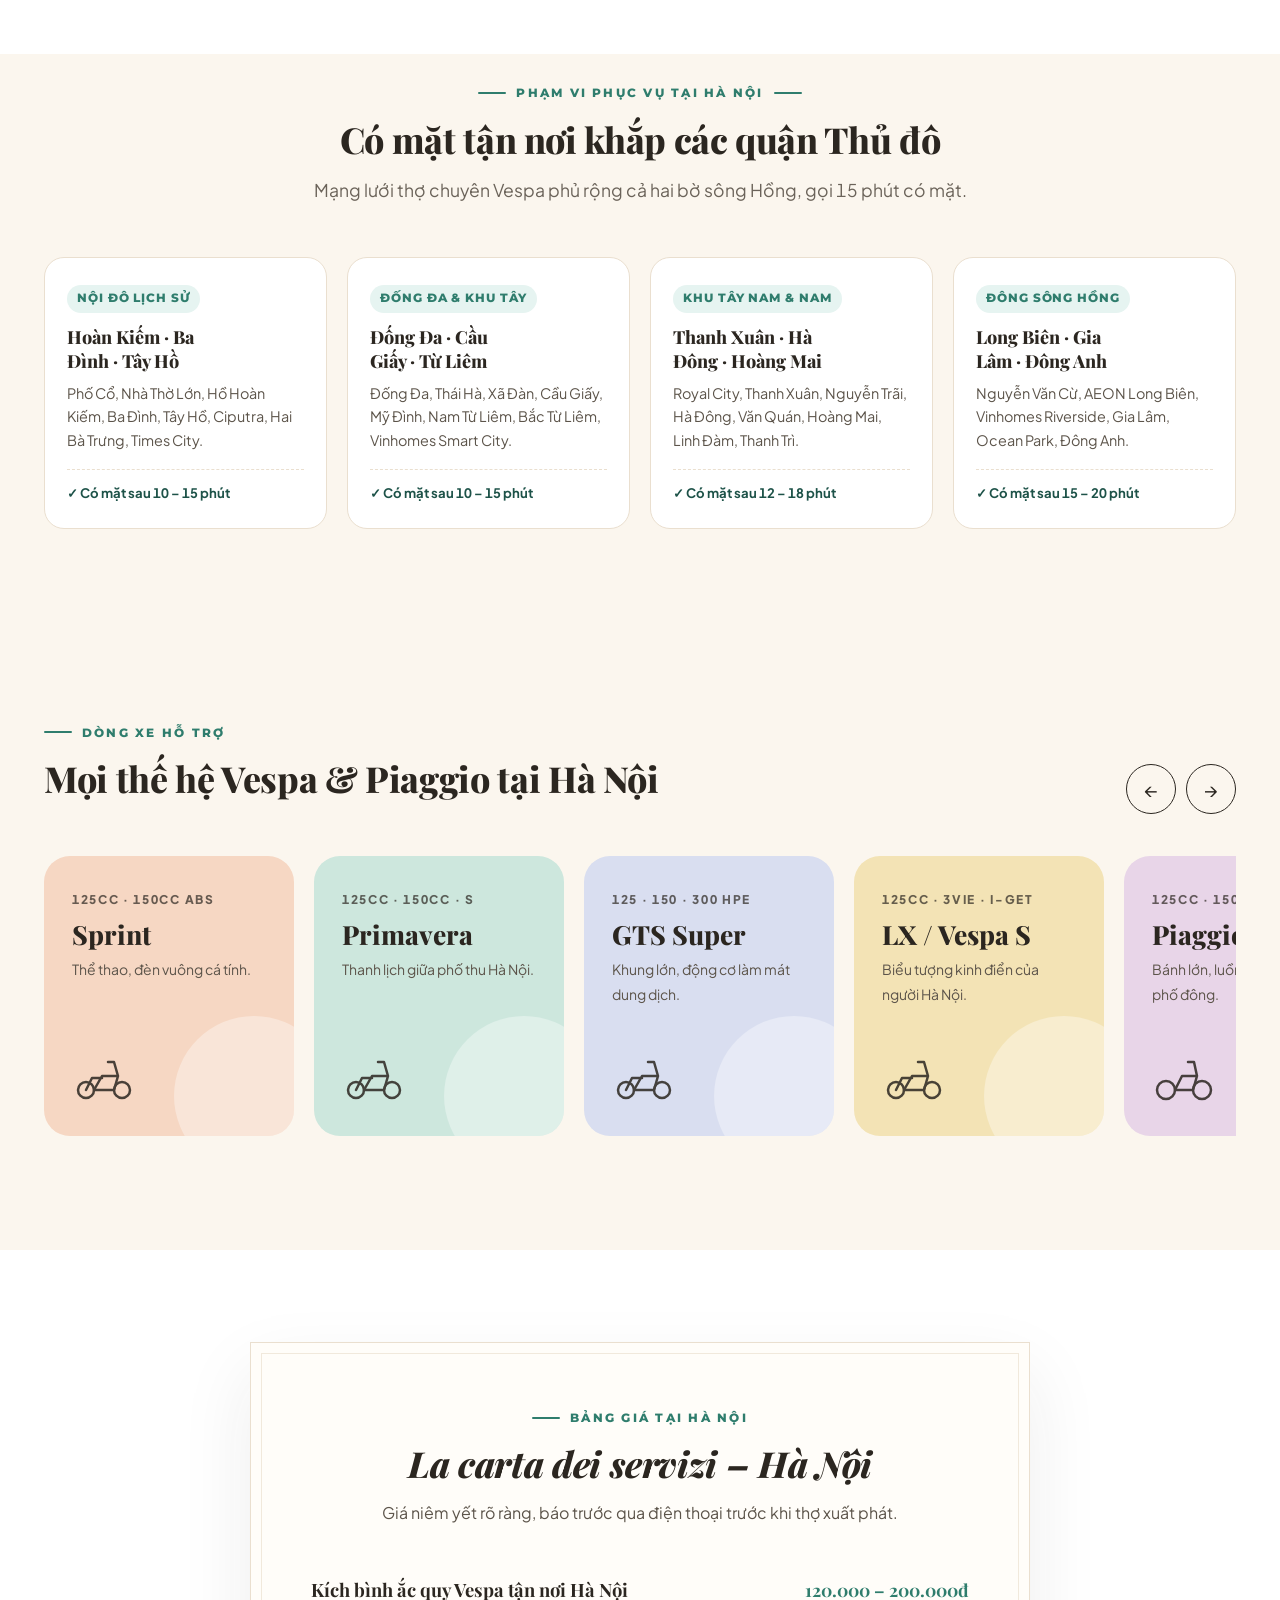
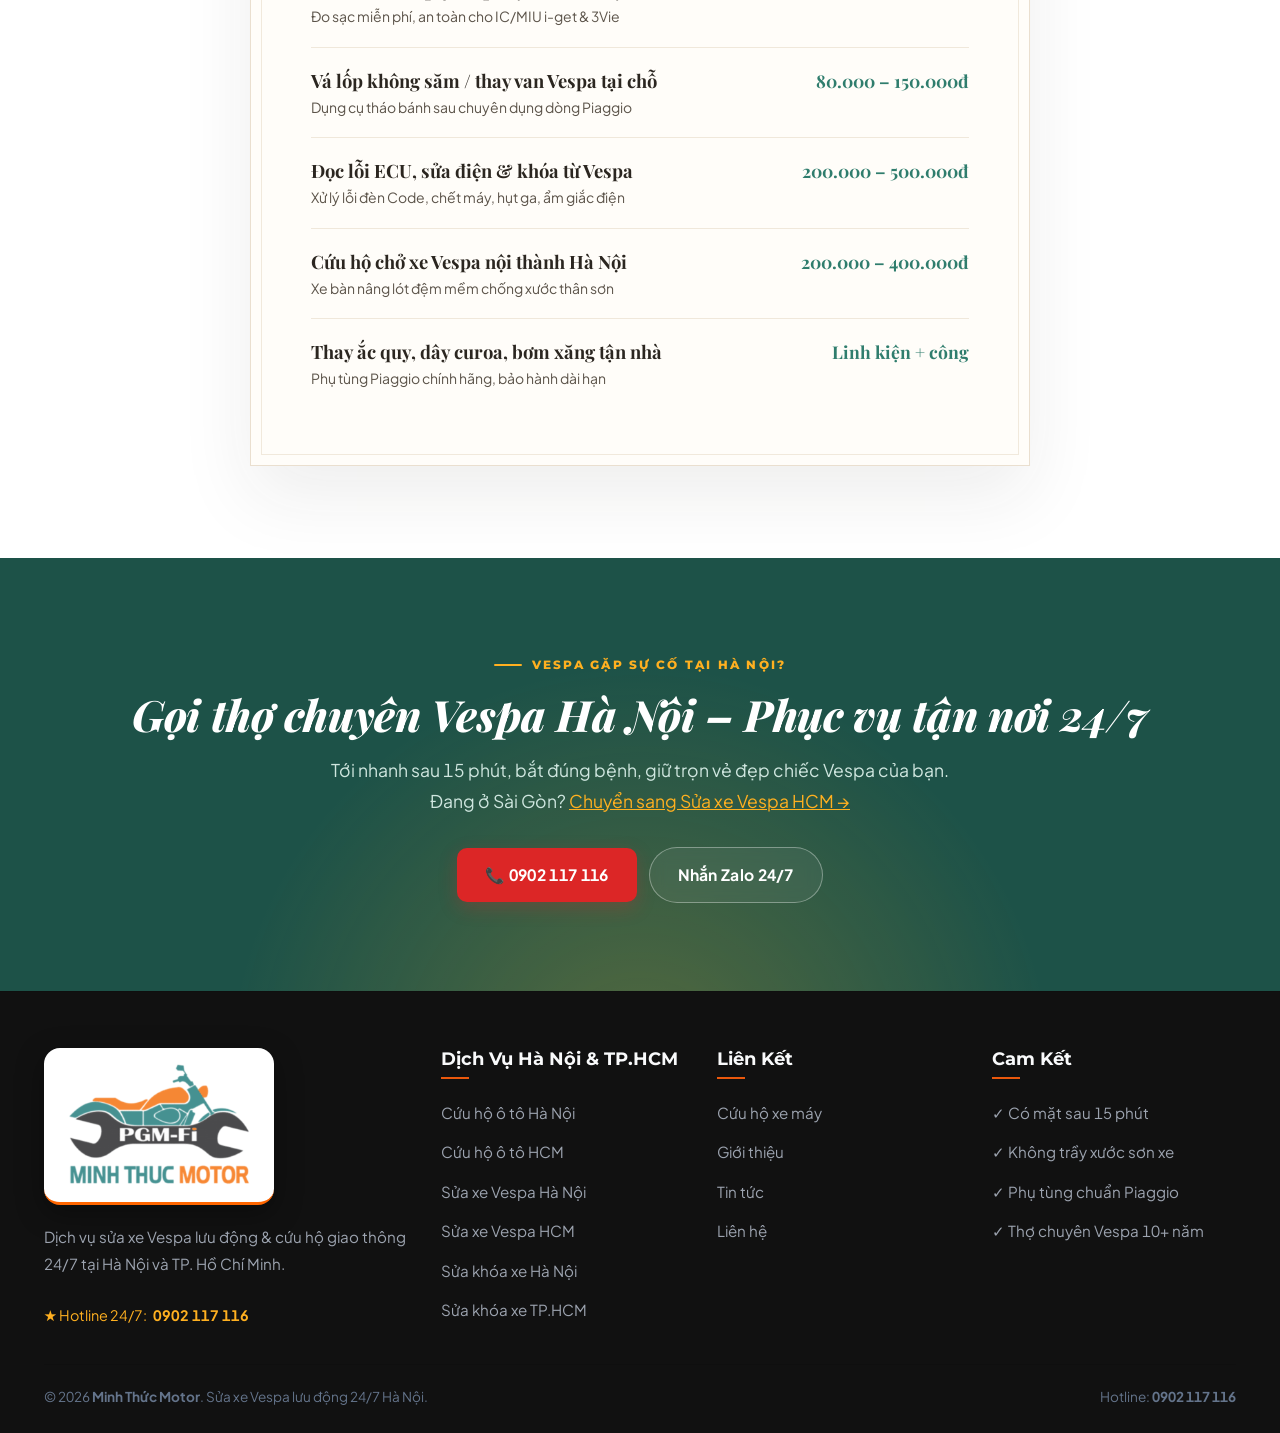
<file: sua-xe-vespa-ha-noi.html>
<!DOCTYPE html>
<html lang="vi">

<head>
  <meta charset="UTF-8">
  <meta name="viewport" content="width=device-width, initial-scale=1.0">
  <title>Sửa Xe Vespa Hà Nội &amp; Cứu Hộ Tận Nơi 24/7 | Minh Thức Motor | 0902117116</title>
  <meta name="description"
    content="Sửa xe Vespa Hà Nội lưu động & cứu hộ Piaggio tận nơi 24/7 khắp các quận Thủ đô. Chuyên xử lý Vespa khó nổ mùa lạnh, kích bình i-get, lỗi khóa từ, kéo xe không trầy. Hotline: 0902117116.">
  <link rel="icon" href="images/logo-mark.png" type="image/png">
  <link rel="preconnect" href="https://fonts.googleapis.com">
  <link rel="preconnect" href="https://fonts.gstatic.com" crossorigin>
  <link rel="stylesheet" href="https://fonts.googleapis.com/css2?family=Playfair+Display:ital,wght@0,600;0,700;0,800;1,600;1,700&display=swap">
  <link rel="stylesheet" href="css/style.css">
  <link rel="stylesheet" href="css/pages.css">
  <script>document.documentElement.classList.add('js');</script>
</head>

<body class="pg pg-vespa">
  <!-- HEADER -->
  <header class="header scrolled" id="mainHeader">
    <div class="container nav-container">
      <a href="index.html" class="logo" id="brandLogo" aria-label="Minh Thức Motor - Trang chủ">
        <span class="logo-icon"><img src="images/logo-mark.png" alt="Biểu tượng Minh Thức Motor PGM-Fi" width="70" height="36"></span>
        <span class="logo-text">
          <span class="logo-title">MINH THỨC <span class="logo-highlight">MOTOR</span></span>
          <span class="logo-subtitle"><span class="live-indicator"></span> Cứu hộ 24/7 Hà Nội</span>
        </span>
      </a>
      <nav class="nav-menu" id="navMenu" aria-label="Menu chính">
        <a href="index.html" class="nav-link">Trang Chủ</a>
        <a href="gioi-thieu.html" class="nav-link">Giới Thiệu</a>
        <a href="cuu-ho-xe-may.html" class="nav-link">Cứu Hộ Xe Máy</a>
        <div class="nav-dropdown">
          <a href="cuu-ho-o-to.html" class="nav-link nav-dropdown-toggle" aria-haspopup="true" aria-expanded="false">Cứu Hộ Ô Tô <svg class="nav-caret" width="13" height="13" viewBox="0 0 24 24" fill="none" stroke="currentColor" stroke-width="2.5" stroke-linecap="round" stroke-linejoin="round" aria-hidden="true"><polyline points="6 9 12 15 18 9"></polyline></svg></a>
          <div class="nav-dropdown-menu" role="menu">
            <a href="cuu-ho-o-to-hcm.html" class="nav-dropdown-item" role="menuitem"><span class="nav-city-badge">HCM</span><span>Cứu Hộ Ô Tô HCM</span></a>
            <a href="cuu-ho-o-to-ha-noi.html" class="nav-dropdown-item" role="menuitem"><span class="nav-city-badge nav-city-badge--hn">HN</span><span>Cứu Hộ Ô Tô Hà Nội</span></a>
          </div>
        </div>
        <div class="nav-dropdown">
          <a href="cuu-ho-xe-vespa.html" class="nav-link nav-dropdown-toggle active" aria-haspopup="true" aria-expanded="false">Sửa Xe Vespa <svg class="nav-caret" width="13" height="13" viewBox="0 0 24 24" fill="none" stroke="currentColor" stroke-width="2.5" stroke-linecap="round" stroke-linejoin="round" aria-hidden="true"><polyline points="6 9 12 15 18 9"></polyline></svg></a>
          <div class="nav-dropdown-menu" role="menu">
            <a href="sua-xe-vespa-hcm.html" class="nav-dropdown-item" role="menuitem"><span class="nav-city-badge">HCM</span><span>Sửa Xe Vespa HCM</span></a>
            <a href="sua-xe-vespa-ha-noi.html" class="nav-dropdown-item active" role="menuitem" aria-current="page"><span class="nav-city-badge nav-city-badge--hn">HN</span><span>Sửa Xe Vespa Hà Nội</span></a>
          </div>
        </div>
        <div class="nav-dropdown">
          <a href="sua-khoa-xe-may.html" class="nav-link nav-dropdown-toggle" aria-haspopup="true" aria-expanded="false">Sửa Khóa Xe Máy <svg class="nav-caret" width="13" height="13" viewBox="0 0 24 24" fill="none" stroke="currentColor" stroke-width="2.5" stroke-linecap="round" stroke-linejoin="round" aria-hidden="true"><polyline points="6 9 12 15 18 9"></polyline></svg></a>
          <div class="nav-dropdown-menu" role="menu">
            <a href="sua-khoa-xe-tphcm.html" class="nav-dropdown-item" role="menuitem"><span class="nav-city-badge">HCM</span><span>Sửa Khóa Xe TP.HCM</span></a>
            <a href="sua-khoa-xe-ha-noi.html" class="nav-dropdown-item" role="menuitem"><span class="nav-city-badge nav-city-badge--hn">HN</span><span>Sửa Khóa Xe Hà Nội</span></a>
          </div>
        </div>
        <a href="tin-tuc.html" class="nav-link">Tin Tức</a>
        <a href="lien-he.html" class="nav-link">Liên Hệ</a>
      </nav>
      <div class="nav-actions">
        <a href="tel:0902117116" class="nav-hotline-btn" id="headerCallBtn" title="Gọi cứu hộ 24/7"><svg width="18" height="18" viewBox="0 0 24 24" fill="currentColor" aria-hidden="true"><path d="M20.01 15.38c-1.23 0-2.42-.2-3.53-.56a.977.977 0 0 0-1.01.24l-2.2 2.2a15.053 15.053 0 0 1-6.59-6.59l2.2-2.21a.96.96 0 0 0 .25-1A11.36 11.36 0 0 1 8.5 4c0-.55-.45-1-1-1H4c-.55 0-1 .45-1 1 0 9.39 7.61 17 17 17 .55 0 1-.45 1-1v-3.5c0-.55-.45-1-.99-1.12z"/></svg><span>0902 117 116</span></a>
        <button class="mobile-toggle" id="mobileMenuToggle" aria-label="Mở menu"><svg width="24" height="24" viewBox="0 0 24 24" fill="none" stroke="currentColor" stroke-width="2" aria-hidden="true"><line x1="3" y1="12" x2="21" y2="12"></line><line x1="3" y1="6" x2="21" y2="6"></line><line x1="3" y1="18" x2="21" y2="18"></line></svg></button>
      </div>
    </div>
  </header>

  <main>
    <!-- HERO: kiểu tạp chí, ảnh vòm -->
    <section class="v-hero">
      <div class="container v-hero__grid">
        <div data-reveal>
          <nav class="crumb" aria-label="Breadcrumb"><a href="index.html">Trang Chủ</a><span aria-hidden="true">/</span><a href="cuu-ho-xe-vespa.html">Sửa Xe Vespa</a><span aria-hidden="true">/</span><span aria-current="page">Sửa Xe Vespa Hà Nội</span></nav>
          <div class="region-switch" role="navigation" aria-label="Chọn khu vực sửa xe Vespa">
            <span class="region-switch__label">📍 Khu vực:</span>
            <a href="sua-xe-vespa-hcm.html" class="region-switch__btn">TP. Hồ Chí Minh</a>
            <a href="sua-xe-vespa-ha-noi.html" class="region-switch__btn is-active" aria-current="page">Hà Nội</a>
          </div>
          <div class="v-tricolore" aria-hidden="true"><span></span><span></span><span></span></div>
          <span class="kicker">Chuyên gia Vespa &amp; Piaggio Hà Nội</span>
          <h1>Sửa xe Vespa <em>Hà Nội</em> – tinh hoa kỹ thuật Ý trên từng con phố</h1>
          <p class="lead">Từ Phố Cổ Hoàn Kiếm, Hồ Tây đến Cầu Giấy, Thanh Xuân, Long Biên – đội ngũ thợ chuyên Vespa &amp; Piaggio tại Hà Nội có mặt tận nơi sau 15 phút. Khắc phục triệt để bệnh khó đề sáng lạnh, lỗi từ Immobilizer, hụt ga và cứu hộ không trầy xước 24/7.</p>
          <div class="btn-row">
            <a href="tel:0902117116" class="btn btn-emergency" id="vespaHeroCall">📞 Gọi thợ Vespa Hà Nội</a>
            <a href="#dong-xe" class="btn btn-ink">Các dòng xe hỗ trợ</a>
          </div>
          <div class="v-hero__meta">
            <div><b>15'</b><span>Có mặt nội thành Hà Nội</span></div>
            <div><b>24/7</b><span>Phục vụ cả mùa đông &amp; Lễ</span></div>
            <div><b>0</b><span>Vết trầy khi cứu hộ</span></div>
          </div>
        </div>
        <div class="v-hero__media" data-reveal="2">
          <div class="v-arch"><img src="images/vespa-co-dien.jpg" alt="Xe Vespa cổ điển và kỹ thuật viên Minh Thức Motor sửa chữa tận nơi tại phố kiến trúc Pháp Hà Nội"></div>
          <div class="v-stamp" aria-hidden="true">
            <svg viewBox="0 0 100 100"><defs><path id="vCircle" d="M50,50 m-37,0 a37,37 0 1,1 74,0 a37,37 0 1,1 -74,0"/></defs><text font-size="9.2" font-weight="700" letter-spacing="2.4" fill="#FFFFFF"><textPath href="#vCircle">SỬA VESPA • 24/7 • HÀ NỘI •</textPath></text></svg>
            <b>V</b>
          </div>
        </div>
      </div>
    </section>

    <!-- VÌ SAO: biên tập 2 cột -->
    <section class="pg-section v-why">
      <div class="container v-why__grid">
        <div data-reveal>
          <span class="kicker">Thợ chuyên Vespa tại Thủ đô</span>
          <h2 class="h2">Hiểu rõ “tính nết” xe Ý trong khí hậu bốn mùa Hà Nội</h2>
          <p class="v-dropcap">Tại Hà Nội, thời tiết mùa đông lạnh giá và mùa xuân nồm ẩm khiến các dòng Vespa, Liberty rất dễ sụt áp ắc quy, ẩm ăng-ten từ Immobilizer hoặc hụt ga buổi sáng. Nếu không có máy chẩn đoán chuyên hãng Piaggio, việc đoán mò bệnh vừa mất thời gian vừa dễ hỏng hóc nặng hơn.</p>
          <blockquote class="v-quote">“Hà Nội có văn hóa chơi Vespa lâu đời – và mỗi chiếc Vespa trên phố đều xứng đáng được chăm sóc bởi đôi tay thợ lành nghề nhất.”</blockquote>
          <p>Đội thợ lưu động Minh Thức Motor Hà Nội chuyên trị các dòng động cơ Leader, 3Vie, i-get, HPE và cả Vespa 2 thì cổ điển ngay tại nhà, cơ quan hoặc trên đường phố.</p>
        </div>
        <div class="v-points">
          <div class="v-point" data-reveal><span class="v-point__n">01</span><div><h3 class="h3">Trị dứt điểm bệnh khó nổ mùa lạnh &amp; nồm ẩm</h3><p>Kiểm tra áp suất bơm xăng, vệ sinh họng ga, bugi, xử lý ẩm giắc điện và kích/thay ắc quy chuẩn dòng Piaggio tại nhà.</p></div></div>
          <div class="v-point" data-reveal="2"><span class="v-point__n">02</span><div><h3 class="h3">Chẩn đoán lỗi đèn Code, ECU &amp; khóa từ</h3><p>Khắc phục lỗi đèn đỏ Immobilizer nháy liên tục không đề được, làm lại chìa từ nâu/xanh Vespa ngay tại chỗ ở Hà Nội.</p></div></div>
          <div class="v-point" data-reveal="3"><span class="v-point__n">03</span><div><h3 class="h3">Xử lý rung đầu, đứt curoa &amp; ngập úng</h3><p>Thay dây curoa chính hãng, vệ sinh côn nồi chống rung giật khi tắc đường và cấp cứu Vespa ngập nước mùa mưa bão.</p></div></div>
          <div class="v-point" data-reveal="4"><span class="v-point__n">04</span><div><h3 class="h3">Vận chuyển Vespa chuyên nghiệp không trầy sơn</h3><p>Xe cứu hộ có cầu dẫn thấp và đệm lót riêng cho khung thép liền khối monocoque, đưa xe về xưởng an toàn tuyệt đối.</p></div></div>
        </div>
      </div>
    </section>

    <!-- KHU VỰC PHỤC VỤ HÀ NỘI -->
    <section class="pg-section" style="padding-top: 20px;">
      <div class="container">
        <div class="pg-head center" data-reveal>
          <span class="kicker">Phạm vi phục vụ tại Hà Nội</span>
          <h2 class="h2">Có mặt tận nơi khắp các quận Thủ đô</h2>
          <p class="lead">Mạng lưới thợ chuyên Vespa phủ rộng cả hai bờ sông Hồng, gọi 15 phút có mặt.</p>
        </div>
        <div class="region-zones-grid">
          <div class="region-zone-card" data-reveal>
            <div>
              <span class="region-zone-card__tag">NỘI ĐÔ LỊCH SỬ</span>
              <h3 class="h3">Hoàn Kiếm · Ba Đình · Tây Hồ</h3>
              <p>Phố Cổ, Nhà Thờ Lớn, Hồ Hoàn Kiếm, Ba Đình, Tây Hồ, Ciputra, Hai Bà Trưng, Times City.</p>
            </div>
            <div class="region-zone-card__eta">✓ Có mặt sau 10 – 15 phút</div>
          </div>
          <div class="region-zone-card" data-reveal="2">
            <div>
              <span class="region-zone-card__tag">ĐỐNG ĐA &amp; KHU TÂY</span>
              <h3 class="h3">Đống Đa · Cầu Giấy · Từ Liêm</h3>
              <p>Đống Đa, Thái Hà, Xã Đàn, Cầu Giấy, Mỹ Đình, Nam Từ Liêm, Bắc Từ Liêm, Vinhomes Smart City.</p>
            </div>
            <div class="region-zone-card__eta">✓ Có mặt sau 10 – 15 phút</div>
          </div>
          <div class="region-zone-card" data-reveal="3">
            <div>
              <span class="region-zone-card__tag">KHU TÂY NAM &amp; NAM</span>
              <h3 class="h3">Thanh Xuân · Hà Đông · Hoàng Mai</h3>
              <p>Royal City, Thanh Xuân, Nguyễn Trãi, Hà Đông, Văn Quán, Hoàng Mai, Linh Đàm, Thanh Trì.</p>
            </div>
            <div class="region-zone-card__eta">✓ Có mặt sau 12 – 18 phút</div>
          </div>
          <div class="region-zone-card" data-reveal="4">
            <div>
              <span class="region-zone-card__tag">ĐÔNG SÔNG HỒNG</span>
              <h3 class="h3">Long Biên · Gia Lâm · Đông Anh</h3>
              <p>Nguyễn Văn Cừ, AEON Long Biên, Vinhomes Riverside, Gia Lâm, Ocean Park, Đông Anh.</p>
            </div>
            <div class="region-zone-card__eta">✓ Có mặt sau 15 – 20 phút</div>
          </div>
        </div>
      </div>
    </section>

    <!-- DÒNG XE: thanh cuộn ngang -->
    <section class="pg-section v-models" id="dong-xe">
      <div class="container">
        <div class="v-models__top" data-reveal>
          <div class="pg-head left">
            <span class="kicker">Dòng xe hỗ trợ</span>
            <h2 class="h2">Mọi thế hệ Vespa &amp; Piaggio tại Hà Nội</h2>
          </div>
          <div class="v-rail-nav">
            <button class="v-rail-btn" type="button" data-rail-prev="vRail" aria-label="Xem dòng xe trước">←</button>
            <button class="v-rail-btn" type="button" data-rail-next="vRail" aria-label="Xem dòng xe tiếp theo">→</button>
          </div>
        </div>
        <div class="v-rail" id="vRail" data-rail tabindex="0" aria-label="Danh sách dòng xe Vespa và Piaggio" data-reveal="2">
          <article class="v-card" style="--c:#F6D7C3"><div><span class="v-card__cc">125cc · 150cc ABS</span><h3>Sprint</h3><p>Thể thao, đèn vuông cá tính.</p></div><svg class="v-card__icon" viewBox="0 0 64 64" fill="none" stroke="currentColor" stroke-width="2.5" stroke-linecap="round" stroke-linejoin="round" aria-hidden="true"><circle cx="14" cy="46" r="8"/><circle cx="50" cy="46" r="8"/><path d="M22 46h20l4-14H30l-8 14M46 32l-4-14h-6M14 46l6-12h10"/></svg></article>
          <article class="v-card" style="--c:#CDE7DD"><div><span class="v-card__cc">125cc · 150cc · S</span><h3>Primavera</h3><p>Thanh lịch giữa phố thu Hà Nội.</p></div><svg class="v-card__icon" viewBox="0 0 64 64" fill="none" stroke="currentColor" stroke-width="2.5" stroke-linecap="round" stroke-linejoin="round" aria-hidden="true"><circle cx="14" cy="46" r="8"/><circle cx="50" cy="46" r="8"/><path d="M22 46h20l4-14H30l-8 14M46 32l-4-14h-6M14 46l6-12h10"/></svg></article>
          <article class="v-card" style="--c:#D9DEF0"><div><span class="v-card__cc">125 · 150 · 300 HPE</span><h3>GTS Super</h3><p>Khung lớn, động cơ làm mát dung dịch.</p></div><svg class="v-card__icon" viewBox="0 0 64 64" fill="none" stroke="currentColor" stroke-width="2.5" stroke-linecap="round" stroke-linejoin="round" aria-hidden="true"><circle cx="14" cy="46" r="8"/><circle cx="50" cy="46" r="8"/><path d="M22 46h20l4-14H30l-8 14M46 32l-4-14h-6M14 46l6-12h10"/></svg></article>
          <article class="v-card" style="--c:#F3E3B5"><div><span class="v-card__cc">125cc · 3Vie · i-get</span><h3>LX / Vespa S</h3><p>Biểu tượng kinh điển của người Hà Nội.</p></div><svg class="v-card__icon" viewBox="0 0 64 64" fill="none" stroke="currentColor" stroke-width="2.5" stroke-linecap="round" stroke-linejoin="round" aria-hidden="true"><circle cx="14" cy="46" r="8"/><circle cx="50" cy="46" r="8"/><path d="M22 46h20l4-14H30l-8 14M46 32l-4-14h-6M14 46l6-12h10"/></svg></article>
          <article class="v-card" style="--c:#E8D5E8"><div><span class="v-card__cc">125cc · 150cc ABS</span><h3>Piaggio Liberty</h3><p>Bánh lớn, luồn lách gọn phố đông.</p></div><svg class="v-card__icon" viewBox="0 0 64 64" fill="none" stroke="currentColor" stroke-width="2.5" stroke-linecap="round" stroke-linejoin="round" aria-hidden="true"><circle cx="14" cy="46" r="9"/><circle cx="50" cy="46" r="9"/><path d="M23 46h18l4-14H30l-7 14M45 32l-3-14h-6"/></svg></article>
          <article class="v-card" style="--c:#D4E6F1"><div><span class="v-card__cc">125cc · 150cc S ABS</span><h3>Piaggio Medley</h3><p>Tay ga cao cấp, phanh ABS 2 kênh.</p></div><svg class="v-card__icon" viewBox="0 0 64 64" fill="none" stroke="currentColor" stroke-width="2.5" stroke-linecap="round" stroke-linejoin="round" aria-hidden="true"><circle cx="14" cy="46" r="9"/><circle cx="50" cy="46" r="9"/><path d="M23 46h18l4-14H30l-7 14M45 32l-3-14h-6"/></svg></article>
          <article class="v-card" style="--c:#E5DCCF"><div><span class="v-card__cc">300cc · 400cc HPE</span><h3>Piaggio Beverly</h3><p>Maxi-scooter phân khối lớn sang trọng.</p></div><svg class="v-card__icon" viewBox="0 0 64 64" fill="none" stroke="currentColor" stroke-width="2.5" stroke-linecap="round" stroke-linejoin="round" aria-hidden="true"><circle cx="14" cy="46" r="9"/><circle cx="50" cy="46" r="9"/><path d="M23 46h18l4-14H30l-7 14M45 32l-3-14h-6"/></svg></article>
          <article class="v-card" style="--c:#F5C9C9"><div><span class="v-card__cc">PX · Sprint cổ · Super</span><h3>Vespa cổ Hà Thành</h3><p>Chăm sóc xe 2 thì sưu tầm chuyên biệt.</p></div><svg class="v-card__icon" viewBox="0 0 64 64" fill="none" stroke="currentColor" stroke-width="2.5" stroke-linecap="round" stroke-linejoin="round" aria-hidden="true"><circle cx="14" cy="46" r="8"/><circle cx="50" cy="46" r="8"/><path d="M22 46h20l4-14H30l-8 14M46 32l-4-14h-6M14 46l6-12h10"/></svg></article>
        </div>
      </div>
    </section>

    <!-- BẢNG GIÁ: kiểu thực đơn -->
    <section class="pg-section v-carte-sec">
      <div class="container">
        <div class="v-carte" data-reveal>
          <div class="v-carte__title">
            <span class="kicker">Bảng giá tại Hà Nội</span>
            <h2 class="h2">La carta dei servizi – Hà Nội</h2>
            <p>Giá niêm yết rõ ràng, báo trước qua điện thoại trước khi thợ xuất phát.</p>
          </div>
          <div class="v-row"><div><h3>Kích bình ắc quy Vespa tận nơi Hà Nội</h3><p>Đo sạc miễn phí, an toàn cho IC/MIU i-get &amp; 3Vie</p></div><span class="v-row__price">120.000 – 200.000đ</span></div>
          <div class="v-row"><div><h3>Vá lốp không săm / thay van Vespa tại chỗ</h3><p>Dụng cụ tháo bánh sau chuyên dụng dòng Piaggio</p></div><span class="v-row__price">80.000 – 150.000đ</span></div>
          <div class="v-row"><div><h3>Đọc lỗi ECU, sửa điện &amp; khóa từ Vespa</h3><p>Xử lý lỗi đèn Code, chết máy, hụt ga, ẩm giắc điện</p></div><span class="v-row__price">200.000 – 500.000đ</span></div>
          <div class="v-row"><div><h3>Cứu hộ chở xe Vespa nội thành Hà Nội</h3><p>Xe bàn nâng lót đệm mềm chống xước thân sơn</p></div><span class="v-row__price">200.000 – 400.000đ</span></div>
          <div class="v-row"><div><h3>Thay ắc quy, dây curoa, bơm xăng tận nhà</h3><p>Phụ tùng Piaggio chính hãng, bảo hành dài hạn</p></div><span class="v-row__price">Linh kiện + công</span></div>
        </div>
      </div>
    </section>

    <!-- CTA -->
    <section class="v-cta">
      <div class="container" data-reveal>
        <span class="kicker" style="--accent:#FFB020">Vespa gặp sự cố tại Hà Nội?</span>
        <h2 class="h2">Gọi thợ chuyên Vespa Hà Nội – Phục vụ tận nơi 24/7</h2>
        <p class="lead">Tới nhanh sau 15 phút, bắt đúng bệnh, giữ trọn vẻ đẹp chiếc Vespa của bạn. Đang ở Sài Gòn? <a href="sua-xe-vespa-hcm.html" style="color:#FFB020;text-decoration:underline;">Chuyển sang Sửa xe Vespa HCM →</a></p>
        <div class="btn-row">
          <a href="tel:0902117116" class="btn btn-emergency">📞 0902 117 116</a>
          <a href="https://zalo.me/0902117116" target="_blank" rel="noopener noreferrer" class="btn btn-light-outline">Nhắn Zalo 24/7</a>
        </div>
      </div>
    </section>
  </main>

  <!-- FOOTER -->
  <footer class="footer">
    <div class="container">
      <div class="footer-grid">
        <div class="footer-brand">
          <a href="index.html" class="footer-logo-card" aria-label="Minh Thức Motor - Trang chủ"><img src="images/logo-full.png" alt="Logo Minh Thức Motor" width="190" height="125" loading="lazy"></a>
          <p>Dịch vụ sửa xe Vespa lưu động &amp; cứu hộ giao thông 24/7 tại Hà Nội và TP. Hồ Chí Minh.</p>
          <a href="tel:0902117116" class="footer-hotline">★ Hotline 24/7: <strong>0902 117 116</strong></a>
        </div>
        <div>
          <h4 class="footer-title">Dịch Vụ Hà Nội &amp; TP.HCM</h4>
          <div class="footer-links">
            <a href="cuu-ho-o-to-ha-noi.html" class="footer-link">Cứu hộ ô tô Hà Nội</a>
            <a href="cuu-ho-o-to-hcm.html" class="footer-link">Cứu hộ ô tô HCM</a>
            <a href="sua-xe-vespa-ha-noi.html" class="footer-link">Sửa xe Vespa Hà Nội</a>
            <a href="sua-xe-vespa-hcm.html" class="footer-link">Sửa xe Vespa HCM</a>
            <a href="sua-khoa-xe-ha-noi.html" class="footer-link">Sửa khóa xe Hà Nội</a>
            <a href="sua-khoa-xe-tphcm.html" class="footer-link">Sửa khóa xe TP.HCM</a>
          </div>
        </div>
        <div>
          <h4 class="footer-title">Liên Kết</h4>
          <div class="footer-links">
            <a href="cuu-ho-xe-may.html" class="footer-link">Cứu hộ xe máy</a>
            <a href="gioi-thieu.html" class="footer-link">Giới thiệu</a>
            <a href="tin-tuc.html" class="footer-link">Tin tức</a>
            <a href="lien-he.html" class="footer-link">Liên hệ</a>
          </div>
        </div>
        <div>
          <h4 class="footer-title">Cam Kết</h4>
          <div class="footer-links">
            <span class="footer-link">✓ Có mặt sau 15 phút</span>
            <span class="footer-link">✓ Không trầy xước sơn xe</span>
            <span class="footer-link">✓ Phụ tùng chuẩn Piaggio</span>
            <span class="footer-link">✓ Thợ chuyên Vespa 10+ năm</span>
          </div>
        </div>
      </div>
      <div class="footer-bottom"><div>© <span data-year>2026</span> <strong>Minh Thức Motor</strong>. Sửa xe Vespa lưu động 24/7 Hà Nội.</div><div>Hotline: <strong>0902 117 116</strong></div></div>
    </div>
  </footer>

  <div class="floating-actions">
    <a href="tel:0902117116" class="float-btn float-call" aria-label="Gọi ngay"><svg width="24" height="24" viewBox="0 0 24 24" fill="currentColor" aria-hidden="true"><path d="M20.01 15.38c-1.23 0-2.42-.2-3.53-.56a.977.977 0 0 0-1.01.24l-2.2 2.2a15.053 15.053 0 0 1-6.59-6.59l2.2-2.21a.96.96 0 0 0 .25-1A11.36 11.36 0 0 1 8.5 4c0-.55-.45-1-1-1H4c-.55 0-1 .45-1 1 0 9.39 7.61 17 17 17 .55 0 1-.45 1-1v-3.5c0-.55-.45-1-.99-1.12z"/></svg><span class="float-tooltip">Gọi Ngay</span></a>
    <a href="https://zalo.me/0902117116" target="_blank" rel="noopener noreferrer" class="float-btn float-zalo" aria-label="Nhắn Zalo"><svg width="24" height="24" viewBox="0 0 24 24" fill="currentColor" aria-hidden="true"><path d="M12 2C6.48 2 2 6.03 2 11c0 2.87 1.5 5.43 3.84 7.03L5 22l4.31-1.42c.86.26 1.77.42 2.69.42 5.52 0 10-4.03 10-9s-4.48-9-10-9zm1 14h-2v-2h2v2zm0-4h-2V7h2v5z"/></svg><span class="float-tooltip">Zalo 24/7</span></a>
  </div>

  <script src="js/pages.js" defer></script>
</body>

</html>
</file>
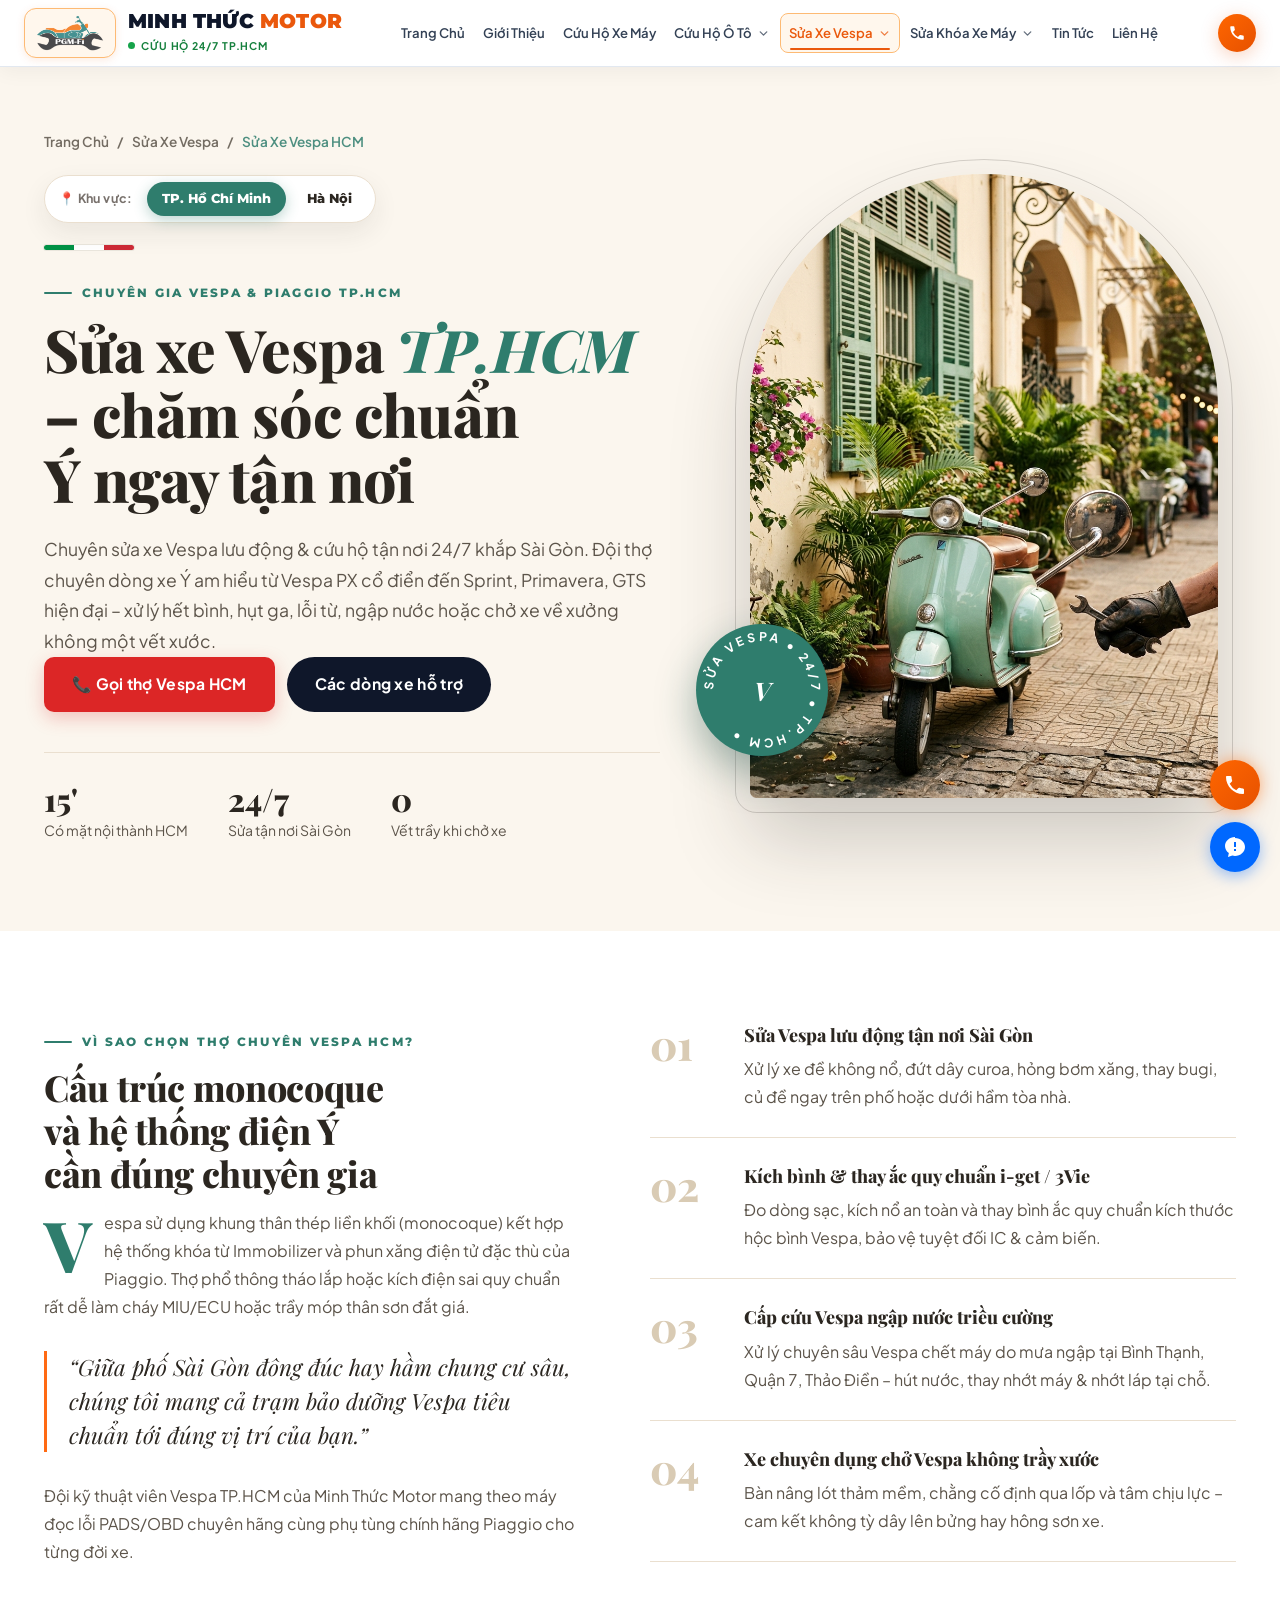
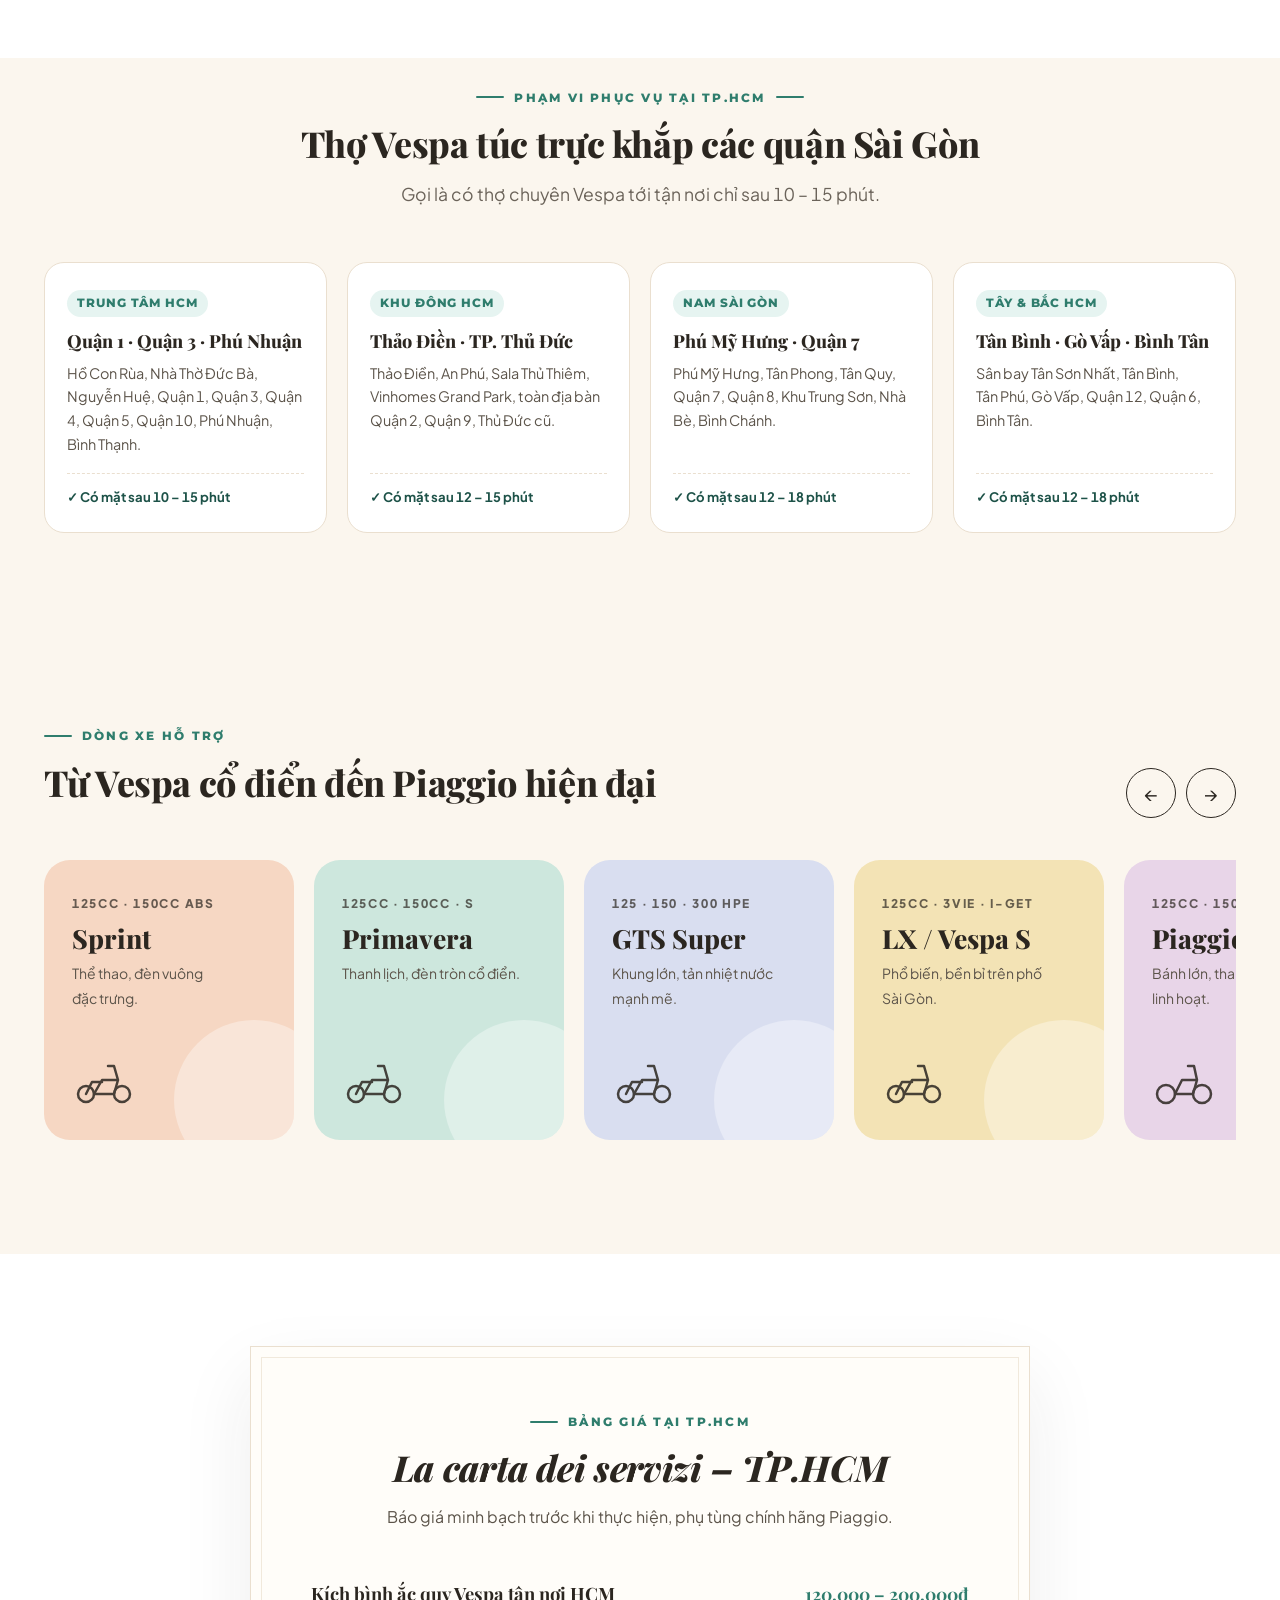
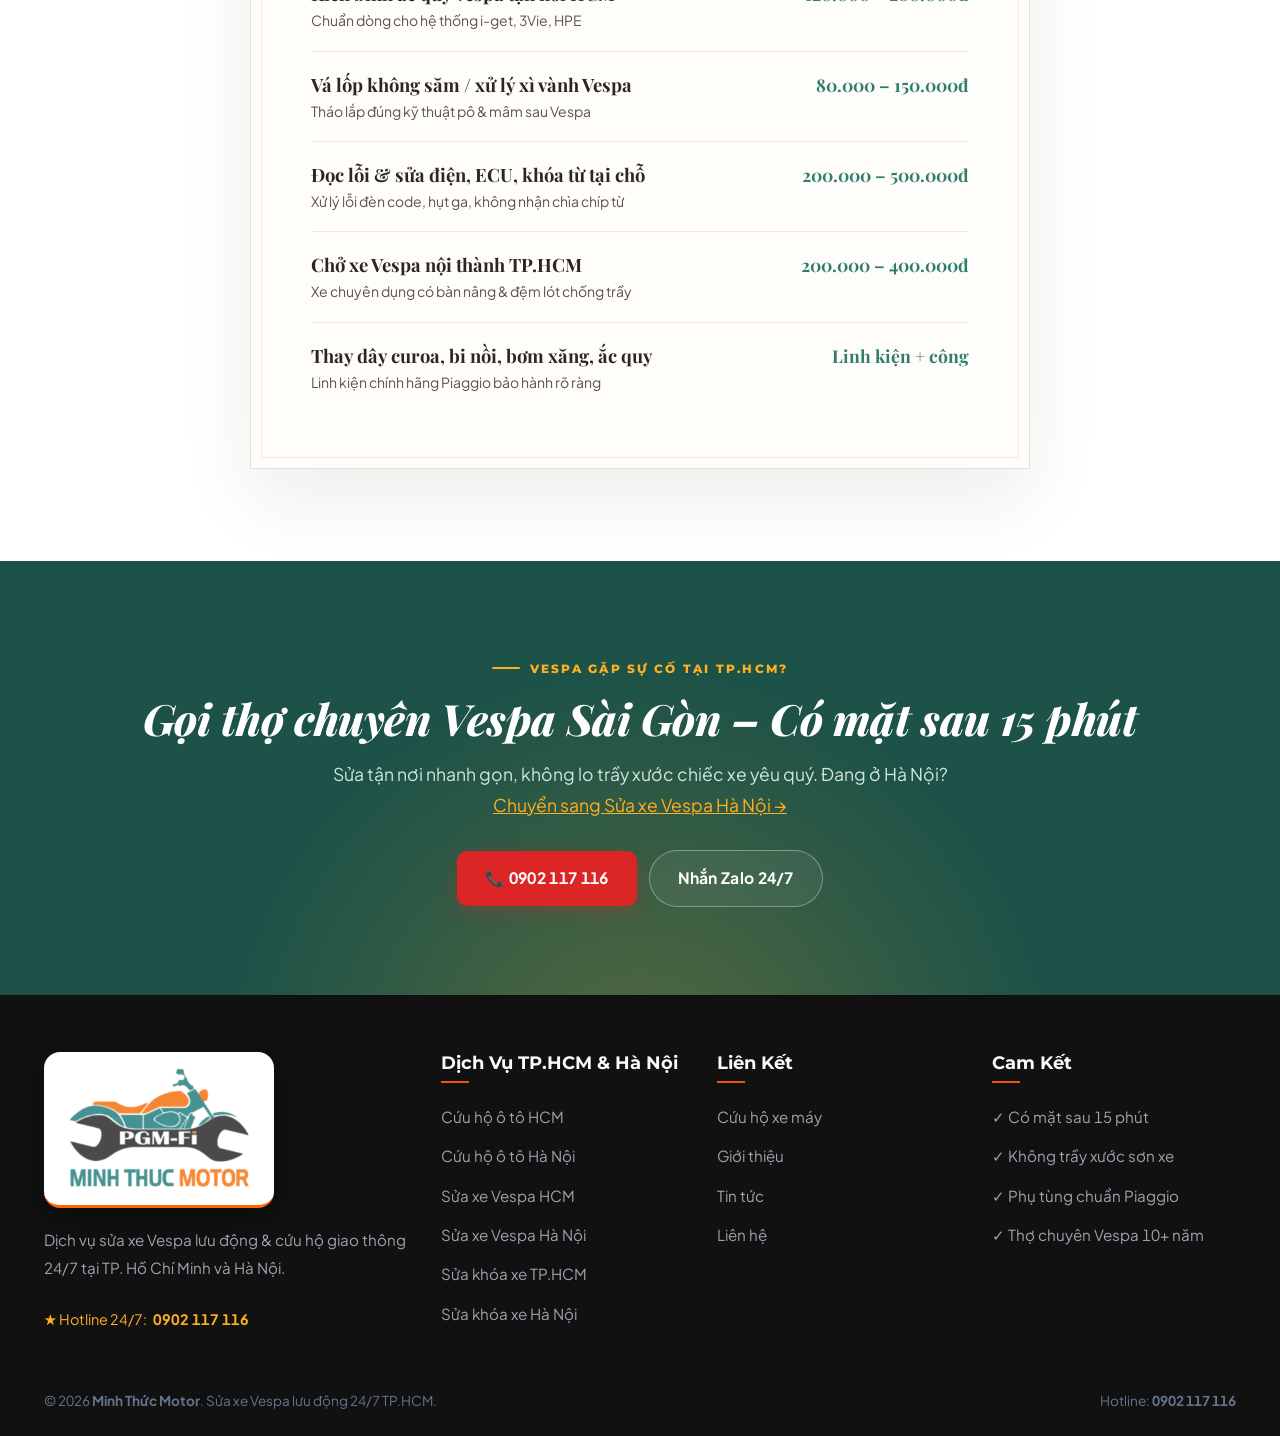
<file: sua-xe-vespa-hcm.html>
<!DOCTYPE html>
<html lang="vi">

<head>
  <meta charset="UTF-8">
  <meta name="viewport" content="width=device-width, initial-scale=1.0">
  <title>Sửa Xe Vespa HCM &amp; Cứu Hộ Tận Nơi 24/7 | Minh Thức Motor | 0902117116</title>
  <meta name="description"
    content="Sửa xe Vespa HCM lưu động & cứu hộ Piaggio tận nơi 24/7 khắp TP.HCM. Thợ chuyên Vespa: kích bình i-get, sửa lỗi điện, ECU, khóa từ, kéo xe không trầy xước. Hotline: 0902117116.">
  <link rel="icon" href="images/logo-mark.png" type="image/png">
  <link rel="preconnect" href="https://fonts.googleapis.com">
  <link rel="preconnect" href="https://fonts.gstatic.com" crossorigin>
  <link rel="stylesheet" href="https://fonts.googleapis.com/css2?family=Playfair+Display:ital,wght@0,600;0,700;0,800;1,600;1,700&display=swap">
  <link rel="stylesheet" href="css/style.css">
  <link rel="stylesheet" href="css/pages.css">
  <script>document.documentElement.classList.add('js');</script>
</head>

<body class="pg pg-vespa">
  <!-- HEADER -->
  <header class="header scrolled" id="mainHeader">
    <div class="container nav-container">
      <a href="index.html" class="logo" id="brandLogo" aria-label="Minh Thức Motor - Trang chủ">
        <span class="logo-icon"><img src="images/logo-mark.png" alt="Biểu tượng Minh Thức Motor PGM-Fi" width="70" height="36"></span>
        <span class="logo-text">
          <span class="logo-title">MINH THỨC <span class="logo-highlight">MOTOR</span></span>
          <span class="logo-subtitle"><span class="live-indicator"></span> Cứu hộ 24/7 TP.HCM</span>
        </span>
      </a>
      <nav class="nav-menu" id="navMenu" aria-label="Menu chính">
        <a href="index.html" class="nav-link">Trang Chủ</a>
        <a href="gioi-thieu.html" class="nav-link">Giới Thiệu</a>
        <a href="cuu-ho-xe-may.html" class="nav-link">Cứu Hộ Xe Máy</a>
        <div class="nav-dropdown">
          <a href="cuu-ho-o-to.html" class="nav-link nav-dropdown-toggle" aria-haspopup="true" aria-expanded="false">Cứu Hộ Ô Tô <svg class="nav-caret" width="13" height="13" viewBox="0 0 24 24" fill="none" stroke="currentColor" stroke-width="2.5" stroke-linecap="round" stroke-linejoin="round" aria-hidden="true"><polyline points="6 9 12 15 18 9"></polyline></svg></a>
          <div class="nav-dropdown-menu" role="menu">
            <a href="cuu-ho-o-to-hcm.html" class="nav-dropdown-item" role="menuitem"><span class="nav-city-badge">HCM</span><span>Cứu Hộ Ô Tô HCM</span></a>
            <a href="cuu-ho-o-to-ha-noi.html" class="nav-dropdown-item" role="menuitem"><span class="nav-city-badge nav-city-badge--hn">HN</span><span>Cứu Hộ Ô Tô Hà Nội</span></a>
          </div>
        </div>
        <div class="nav-dropdown">
          <a href="cuu-ho-xe-vespa.html" class="nav-link nav-dropdown-toggle active" aria-haspopup="true" aria-expanded="false">Sửa Xe Vespa <svg class="nav-caret" width="13" height="13" viewBox="0 0 24 24" fill="none" stroke="currentColor" stroke-width="2.5" stroke-linecap="round" stroke-linejoin="round" aria-hidden="true"><polyline points="6 9 12 15 18 9"></polyline></svg></a>
          <div class="nav-dropdown-menu" role="menu">
            <a href="sua-xe-vespa-hcm.html" class="nav-dropdown-item active" role="menuitem" aria-current="page"><span class="nav-city-badge">HCM</span><span>Sửa Xe Vespa HCM</span></a>
            <a href="sua-xe-vespa-ha-noi.html" class="nav-dropdown-item" role="menuitem"><span class="nav-city-badge nav-city-badge--hn">HN</span><span>Sửa Xe Vespa Hà Nội</span></a>
          </div>
        </div>
        <div class="nav-dropdown">
          <a href="sua-khoa-xe-may.html" class="nav-link nav-dropdown-toggle" aria-haspopup="true" aria-expanded="false">Sửa Khóa Xe Máy <svg class="nav-caret" width="13" height="13" viewBox="0 0 24 24" fill="none" stroke="currentColor" stroke-width="2.5" stroke-linecap="round" stroke-linejoin="round" aria-hidden="true"><polyline points="6 9 12 15 18 9"></polyline></svg></a>
          <div class="nav-dropdown-menu" role="menu">
            <a href="sua-khoa-xe-tphcm.html" class="nav-dropdown-item" role="menuitem"><span class="nav-city-badge">HCM</span><span>Sửa Khóa Xe TP.HCM</span></a>
            <a href="sua-khoa-xe-ha-noi.html" class="nav-dropdown-item" role="menuitem"><span class="nav-city-badge nav-city-badge--hn">HN</span><span>Sửa Khóa Xe Hà Nội</span></a>
          </div>
        </div>
        <a href="tin-tuc.html" class="nav-link">Tin Tức</a>
        <a href="lien-he.html" class="nav-link">Liên Hệ</a>
      </nav>
      <div class="nav-actions">
        <a href="tel:0902117116" class="nav-hotline-btn" id="headerCallBtn" title="Gọi cứu hộ 24/7"><svg width="18" height="18" viewBox="0 0 24 24" fill="currentColor" aria-hidden="true"><path d="M20.01 15.38c-1.23 0-2.42-.2-3.53-.56a.977.977 0 0 0-1.01.24l-2.2 2.2a15.053 15.053 0 0 1-6.59-6.59l2.2-2.21a.96.96 0 0 0 .25-1A11.36 11.36 0 0 1 8.5 4c0-.55-.45-1-1-1H4c-.55 0-1 .45-1 1 0 9.39 7.61 17 17 17 .55 0 1-.45 1-1v-3.5c0-.55-.45-1-.99-1.12z"/></svg><span>0902 117 116</span></a>
        <button class="mobile-toggle" id="mobileMenuToggle" aria-label="Mở menu"><svg width="24" height="24" viewBox="0 0 24 24" fill="none" stroke="currentColor" stroke-width="2" aria-hidden="true"><line x1="3" y1="12" x2="21" y2="12"></line><line x1="3" y1="6" x2="21" y2="6"></line><line x1="3" y1="18" x2="21" y2="18"></line></svg></button>
      </div>
    </div>
  </header>

  <main>
    <!-- HERO: kiểu tạp chí, ảnh vòm -->
    <section class="v-hero">
      <div class="container v-hero__grid">
        <div data-reveal>
          <nav class="crumb" aria-label="Breadcrumb"><a href="index.html">Trang Chủ</a><span aria-hidden="true">/</span><a href="cuu-ho-xe-vespa.html">Sửa Xe Vespa</a><span aria-hidden="true">/</span><span aria-current="page">Sửa Xe Vespa HCM</span></nav>
          <div class="region-switch" role="navigation" aria-label="Chọn khu vực sửa xe Vespa">
            <span class="region-switch__label">📍 Khu vực:</span>
            <a href="sua-xe-vespa-hcm.html" class="region-switch__btn is-active" aria-current="page">TP. Hồ Chí Minh</a>
            <a href="sua-xe-vespa-ha-noi.html" class="region-switch__btn">Hà Nội</a>
          </div>
          <div class="v-tricolore" aria-hidden="true"><span></span><span></span><span></span></div>
          <span class="kicker">Chuyên gia Vespa &amp; Piaggio TP.HCM</span>
          <h1>Sửa xe Vespa <em>TP.HCM</em> – chăm sóc chuẩn Ý ngay tận nơi</h1>
          <p class="lead">Chuyên sửa xe Vespa lưu động &amp; cứu hộ tận nơi 24/7 khắp Sài Gòn. Đội thợ chuyên dòng xe Ý am hiểu từ Vespa PX cổ điển đến Sprint, Primavera, GTS hiện đại – xử lý hết bình, hụt ga, lỗi từ, ngập nước hoặc chở xe về xưởng không một vết xước.</p>
          <div class="btn-row">
            <a href="tel:0902117116" class="btn btn-emergency" id="vespaHeroCall">📞 Gọi thợ Vespa HCM</a>
            <a href="#dong-xe" class="btn btn-ink">Các dòng xe hỗ trợ</a>
          </div>
          <div class="v-hero__meta">
            <div><b>15'</b><span>Có mặt nội thành HCM</span></div>
            <div><b>24/7</b><span>Sửa tận nơi Sài Gòn</span></div>
            <div><b>0</b><span>Vết trầy khi chở xe</span></div>
          </div>
        </div>
        <div class="v-hero__media" data-reveal="2">
          <div class="v-arch"><img src="images/vespa-co-dien.jpg" alt="Thợ chuyên Vespa Minh Thức Motor sửa chữa và cứu hộ xe Vespa tận nơi tại TP.HCM"></div>
          <div class="v-stamp" aria-hidden="true">
            <svg viewBox="0 0 100 100"><defs><path id="vCircle" d="M50,50 m-37,0 a37,37 0 1,1 74,0 a37,37 0 1,1 -74,0"/></defs><text font-size="9.2" font-weight="700" letter-spacing="2.4" fill="#FFFFFF"><textPath href="#vCircle">SỬA VESPA • 24/7 • TP.HCM •</textPath></text></svg>
            <b>V</b>
          </div>
        </div>
      </div>
    </section>

    <!-- VÌ SAO: biên tập 2 cột -->
    <section class="pg-section v-why">
      <div class="container v-why__grid">
        <div data-reveal>
          <span class="kicker">Vì sao chọn thợ chuyên Vespa HCM?</span>
          <h2 class="h2">Cấu trúc monocoque và hệ thống điện Ý cần đúng chuyên gia</h2>
          <p class="v-dropcap">Vespa sử dụng khung thân thép liền khối (monocoque) kết hợp hệ thống khóa từ Immobilizer và phun xăng điện tử đặc thù của Piaggio. Thợ phổ thông tháo lắp hoặc kích điện sai quy chuẩn rất dễ làm cháy MIU/ECU hoặc trầy móp thân sơn đắt giá.</p>
          <blockquote class="v-quote">“Giữa phố Sài Gòn đông đúc hay hầm chung cư sâu, chúng tôi mang cả trạm bảo dưỡng Vespa tiêu chuẩn tới đúng vị trí của bạn.”</blockquote>
          <p>Đội kỹ thuật viên Vespa TP.HCM của Minh Thức Motor mang theo máy đọc lỗi PADS/OBD chuyên hãng cùng phụ tùng chính hãng Piaggio cho từng đời xe.</p>
        </div>
        <div class="v-points">
          <div class="v-point" data-reveal><span class="v-point__n">01</span><div><h3 class="h3">Sửa Vespa lưu động tận nơi Sài Gòn</h3><p>Xử lý xe đề không nổ, đứt dây curoa, hỏng bơm xăng, thay bugi, củ đề ngay trên phố hoặc dưới hầm tòa nhà.</p></div></div>
          <div class="v-point" data-reveal="2"><span class="v-point__n">02</span><div><h3 class="h3">Kích bình &amp; thay ắc quy chuẩn i-get / 3Vie</h3><p>Đo dòng sạc, kích nổ an toàn và thay bình ắc quy chuẩn kích thước hộc bình Vespa, bảo vệ tuyệt đối IC &amp; cảm biến.</p></div></div>
          <div class="v-point" data-reveal="3"><span class="v-point__n">03</span><div><h3 class="h3">Cấp cứu Vespa ngập nước triều cường</h3><p>Xử lý chuyên sâu Vespa chết máy do mưa ngập tại Bình Thạnh, Quận 7, Thảo Điền – hút nước, thay nhớt máy &amp; nhớt láp tại chỗ.</p></div></div>
          <div class="v-point" data-reveal="4"><span class="v-point__n">04</span><div><h3 class="h3">Xe chuyên dụng chở Vespa không trầy xước</h3><p>Bàn nâng lót thảm mềm, chằng cố định qua lốp và tâm chịu lực – cam kết không tỳ dây lên bửng hay hông sơn xe.</p></div></div>
        </div>
      </div>
    </section>

    <!-- KHU VỰC PHỤC VỤ TP.HCM -->
    <section class="pg-section" style="padding-top: 20px;">
      <div class="container">
        <div class="pg-head center" data-reveal>
          <span class="kicker">Phạm vi phục vụ tại TP.HCM</span>
          <h2 class="h2">Thợ Vespa túc trực khắp các quận Sài Gòn</h2>
          <p class="lead">Gọi là có thợ chuyên Vespa tới tận nơi chỉ sau 10 – 15 phút.</p>
        </div>
        <div class="region-zones-grid">
          <div class="region-zone-card" data-reveal>
            <div>
              <span class="region-zone-card__tag">TRUNG TÂM HCM</span>
              <h3 class="h3">Quận 1 · Quận 3 · Phú Nhuận</h3>
              <p>Hồ Con Rùa, Nhà Thờ Đức Bà, Nguyễn Huệ, Quận 1, Quận 3, Quận 4, Quận 5, Quận 10, Phú Nhuận, Bình Thạnh.</p>
            </div>
            <div class="region-zone-card__eta">✓ Có mặt sau 10 – 15 phút</div>
          </div>
          <div class="region-zone-card" data-reveal="2">
            <div>
              <span class="region-zone-card__tag">KHU ĐÔNG HCM</span>
              <h3 class="h3">Thảo Điền · TP. Thủ Đức</h3>
              <p>Thảo Điền, An Phú, Sala Thủ Thiêm, Vinhomes Grand Park, toàn địa bàn Quận 2, Quận 9, Thủ Đức cũ.</p>
            </div>
            <div class="region-zone-card__eta">✓ Có mặt sau 12 – 15 phút</div>
          </div>
          <div class="region-zone-card" data-reveal="3">
            <div>
              <span class="region-zone-card__tag">NAM SÀI GÒN</span>
              <h3 class="h3">Phú Mỹ Hưng · Quận 7</h3>
              <p>Phú Mỹ Hưng, Tân Phong, Tân Quy, Quận 7, Quận 8, Khu Trung Sơn, Nhà Bè, Bình Chánh.</p>
            </div>
            <div class="region-zone-card__eta">✓ Có mặt sau 12 – 18 phút</div>
          </div>
          <div class="region-zone-card" data-reveal="4">
            <div>
              <span class="region-zone-card__tag">TÂY &amp; BẮC HCM</span>
              <h3 class="h3">Tân Bình · Gò Vấp · Bình Tân</h3>
              <p>Sân bay Tân Sơn Nhất, Tân Bình, Tân Phú, Gò Vấp, Quận 12, Quận 6, Bình Tân.</p>
            </div>
            <div class="region-zone-card__eta">✓ Có mặt sau 12 – 18 phút</div>
          </div>
        </div>
      </div>
    </section>

    <!-- DÒNG XE: thanh cuộn ngang -->
    <section class="pg-section v-models" id="dong-xe">
      <div class="container">
        <div class="v-models__top" data-reveal>
          <div class="pg-head left">
            <span class="kicker">Dòng xe hỗ trợ</span>
            <h2 class="h2">Từ Vespa cổ điển đến Piaggio hiện đại</h2>
          </div>
          <div class="v-rail-nav">
            <button class="v-rail-btn" type="button" data-rail-prev="vRail" aria-label="Xem dòng xe trước">←</button>
            <button class="v-rail-btn" type="button" data-rail-next="vRail" aria-label="Xem dòng xe tiếp theo">→</button>
          </div>
        </div>
        <div class="v-rail" id="vRail" data-rail tabindex="0" aria-label="Danh sách dòng xe Vespa và Piaggio" data-reveal="2">
          <article class="v-card" style="--c:#F6D7C3"><div><span class="v-card__cc">125cc · 150cc ABS</span><h3>Sprint</h3><p>Thể thao, đèn vuông đặc trưng.</p></div><svg class="v-card__icon" viewBox="0 0 64 64" fill="none" stroke="currentColor" stroke-width="2.5" stroke-linecap="round" stroke-linejoin="round" aria-hidden="true"><circle cx="14" cy="46" r="8"/><circle cx="50" cy="46" r="8"/><path d="M22 46h20l4-14H30l-8 14M46 32l-4-14h-6M14 46l6-12h10"/></svg></article>
          <article class="v-card" style="--c:#CDE7DD"><div><span class="v-card__cc">125cc · 150cc · S</span><h3>Primavera</h3><p>Thanh lịch, đèn tròn cổ điển.</p></div><svg class="v-card__icon" viewBox="0 0 64 64" fill="none" stroke="currentColor" stroke-width="2.5" stroke-linecap="round" stroke-linejoin="round" aria-hidden="true"><circle cx="14" cy="46" r="8"/><circle cx="50" cy="46" r="8"/><path d="M22 46h20l4-14H30l-8 14M46 32l-4-14h-6M14 46l6-12h10"/></svg></article>
          <article class="v-card" style="--c:#D9DEF0"><div><span class="v-card__cc">125 · 150 · 300 HPE</span><h3>GTS Super</h3><p>Khung lớn, tản nhiệt nước mạnh mẽ.</p></div><svg class="v-card__icon" viewBox="0 0 64 64" fill="none" stroke="currentColor" stroke-width="2.5" stroke-linecap="round" stroke-linejoin="round" aria-hidden="true"><circle cx="14" cy="46" r="8"/><circle cx="50" cy="46" r="8"/><path d="M22 46h20l4-14H30l-8 14M46 32l-4-14h-6M14 46l6-12h10"/></svg></article>
          <article class="v-card" style="--c:#F3E3B5"><div><span class="v-card__cc">125cc · 3Vie · i-get</span><h3>LX / Vespa S</h3><p>Phổ biến, bền bỉ trên phố Sài Gòn.</p></div><svg class="v-card__icon" viewBox="0 0 64 64" fill="none" stroke="currentColor" stroke-width="2.5" stroke-linecap="round" stroke-linejoin="round" aria-hidden="true"><circle cx="14" cy="46" r="8"/><circle cx="50" cy="46" r="8"/><path d="M22 46h20l4-14H30l-8 14M46 32l-4-14h-6M14 46l6-12h10"/></svg></article>
          <article class="v-card" style="--c:#E8D5E8"><div><span class="v-card__cc">125cc · 150cc One/S</span><h3>Piaggio Liberty</h3><p>Bánh lớn, thanh thoát, linh hoạt.</p></div><svg class="v-card__icon" viewBox="0 0 64 64" fill="none" stroke="currentColor" stroke-width="2.5" stroke-linecap="round" stroke-linejoin="round" aria-hidden="true"><circle cx="14" cy="46" r="9"/><circle cx="50" cy="46" r="9"/><path d="M23 46h18l4-14H30l-7 14M45 32l-3-14h-6"/></svg></article>
          <article class="v-card" style="--c:#D4E6F1"><div><span class="v-card__cc">125cc · 150cc S ABS</span><h3>Piaggio Medley</h3><p>Tay ga cao cấp, cốp rộng, phanh ABS.</p></div><svg class="v-card__icon" viewBox="0 0 64 64" fill="none" stroke="currentColor" stroke-width="2.5" stroke-linecap="round" stroke-linejoin="round" aria-hidden="true"><circle cx="14" cy="46" r="9"/><circle cx="50" cy="46" r="9"/><path d="M23 46h18l4-14H30l-7 14M45 32l-3-14h-6"/></svg></article>
          <article class="v-card" style="--c:#E5DCCF"><div><span class="v-card__cc">300cc · 400cc HPE</span><h3>Piaggio Beverly</h3><p>Maxi-scooter phân khối lớn chuẩn châu Âu.</p></div><svg class="v-card__icon" viewBox="0 0 64 64" fill="none" stroke="currentColor" stroke-width="2.5" stroke-linecap="round" stroke-linejoin="round" aria-hidden="true"><circle cx="14" cy="46" r="9"/><circle cx="50" cy="46" r="9"/><path d="M23 46h18l4-14H30l-7 14M45 32l-3-14h-6"/></svg></article>
          <article class="v-card" style="--c:#F5C9C9"><div><span class="v-card__cc">Standard · PX · Acma</span><h3>Vespa cổ điển</h3><p>Xe sưu tầm – căn chỉnh chế hòa khí &amp; lửa.</p></div><svg class="v-card__icon" viewBox="0 0 64 64" fill="none" stroke="currentColor" stroke-width="2.5" stroke-linecap="round" stroke-linejoin="round" aria-hidden="true"><circle cx="14" cy="46" r="8"/><circle cx="50" cy="46" r="8"/><path d="M22 46h20l4-14H30l-8 14M46 32l-4-14h-6M14 46l6-12h10"/></svg></article>
        </div>
      </div>
    </section>

    <!-- BẢNG GIÁ: kiểu thực đơn -->
    <section class="pg-section v-carte-sec">
      <div class="container">
        <div class="v-carte" data-reveal>
          <div class="v-carte__title">
            <span class="kicker">Bảng giá tại TP.HCM</span>
            <h2 class="h2">La carta dei servizi – TP.HCM</h2>
            <p>Báo giá minh bạch trước khi thực hiện, phụ tùng chính hãng Piaggio.</p>
          </div>
          <div class="v-row"><div><h3>Kích bình ắc quy Vespa tận nơi HCM</h3><p>Chuẩn dòng cho hệ thống i-get, 3Vie, HPE</p></div><span class="v-row__price">120.000 – 200.000đ</span></div>
          <div class="v-row"><div><h3>Vá lốp không săm / xử lý xì vành Vespa</h3><p>Tháo lắp đúng kỹ thuật pô &amp; mâm sau Vespa</p></div><span class="v-row__price">80.000 – 150.000đ</span></div>
          <div class="v-row"><div><h3>Đọc lỗi &amp; sửa điện, ECU, khóa từ tại chỗ</h3><p>Xử lý lỗi đèn code, hụt ga, không nhận chìa chíp từ</p></div><span class="v-row__price">200.000 – 500.000đ</span></div>
          <div class="v-row"><div><h3>Chở xe Vespa nội thành TP.HCM</h3><p>Xe chuyên dụng có bàn nâng &amp; đệm lót chống trầy</p></div><span class="v-row__price">200.000 – 400.000đ</span></div>
          <div class="v-row"><div><h3>Thay dây curoa, bi nồi, bơm xăng, ắc quy</h3><p>Linh kiện chính hãng Piaggio bảo hành rõ ràng</p></div><span class="v-row__price">Linh kiện + công</span></div>
        </div>
      </div>
    </section>

    <!-- CTA -->
    <section class="v-cta">
      <div class="container" data-reveal>
        <span class="kicker" style="--accent:#FFB020">Vespa gặp sự cố tại TP.HCM?</span>
        <h2 class="h2">Gọi thợ chuyên Vespa Sài Gòn – Có mặt sau 15 phút</h2>
        <p class="lead">Sửa tận nơi nhanh gọn, không lo trầy xước chiếc xe yêu quý. Đang ở Hà Nội? <a href="sua-xe-vespa-ha-noi.html" style="color:#FFB020;text-decoration:underline;">Chuyển sang Sửa xe Vespa Hà Nội →</a></p>
        <div class="btn-row">
          <a href="tel:0902117116" class="btn btn-emergency">📞 0902 117 116</a>
          <a href="https://zalo.me/0902117116" target="_blank" rel="noopener noreferrer" class="btn btn-light-outline">Nhắn Zalo 24/7</a>
        </div>
      </div>
    </section>
  </main>

  <!-- FOOTER -->
  <footer class="footer">
    <div class="container">
      <div class="footer-grid">
        <div class="footer-brand">
          <a href="index.html" class="footer-logo-card" aria-label="Minh Thức Motor - Trang chủ"><img src="images/logo-full.png" alt="Logo Minh Thức Motor" width="190" height="125" loading="lazy"></a>
          <p>Dịch vụ sửa xe Vespa lưu động &amp; cứu hộ giao thông 24/7 tại TP. Hồ Chí Minh và Hà Nội.</p>
          <a href="tel:0902117116" class="footer-hotline">★ Hotline 24/7: <strong>0902 117 116</strong></a>
        </div>
        <div>
          <h4 class="footer-title">Dịch Vụ TP.HCM &amp; Hà Nội</h4>
          <div class="footer-links">
            <a href="cuu-ho-o-to-hcm.html" class="footer-link">Cứu hộ ô tô HCM</a>
            <a href="cuu-ho-o-to-ha-noi.html" class="footer-link">Cứu hộ ô tô Hà Nội</a>
            <a href="sua-xe-vespa-hcm.html" class="footer-link">Sửa xe Vespa HCM</a>
            <a href="sua-xe-vespa-ha-noi.html" class="footer-link">Sửa xe Vespa Hà Nội</a>
            <a href="sua-khoa-xe-tphcm.html" class="footer-link">Sửa khóa xe TP.HCM</a>
            <a href="sua-khoa-xe-ha-noi.html" class="footer-link">Sửa khóa xe Hà Nội</a>
          </div>
        </div>
        <div>
          <h4 class="footer-title">Liên Kết</h4>
          <div class="footer-links">
            <a href="cuu-ho-xe-may.html" class="footer-link">Cứu hộ xe máy</a>
            <a href="gioi-thieu.html" class="footer-link">Giới thiệu</a>
            <a href="tin-tuc.html" class="footer-link">Tin tức</a>
            <a href="lien-he.html" class="footer-link">Liên hệ</a>
          </div>
        </div>
        <div>
          <h4 class="footer-title">Cam Kết</h4>
          <div class="footer-links">
            <span class="footer-link">✓ Có mặt sau 15 phút</span>
            <span class="footer-link">✓ Không trầy xước sơn xe</span>
            <span class="footer-link">✓ Phụ tùng chuẩn Piaggio</span>
            <span class="footer-link">✓ Thợ chuyên Vespa 10+ năm</span>
          </div>
        </div>
      </div>
      <div class="footer-bottom"><div>© <span data-year>2026</span> <strong>Minh Thức Motor</strong>. Sửa xe Vespa lưu động 24/7 TP.HCM.</div><div>Hotline: <strong>0902 117 116</strong></div></div>
    </div>
  </footer>

  <div class="floating-actions">
    <a href="tel:0902117116" class="float-btn float-call" aria-label="Gọi ngay"><svg width="24" height="24" viewBox="0 0 24 24" fill="currentColor" aria-hidden="true"><path d="M20.01 15.38c-1.23 0-2.42-.2-3.53-.56a.977.977 0 0 0-1.01.24l-2.2 2.2a15.053 15.053 0 0 1-6.59-6.59l2.2-2.21a.96.96 0 0 0 .25-1A11.36 11.36 0 0 1 8.5 4c0-.55-.45-1-1-1H4c-.55 0-1 .45-1 1 0 9.39 7.61 17 17 17 .55 0 1-.45 1-1v-3.5c0-.55-.45-1-.99-1.12z"/></svg><span class="float-tooltip">Gọi Ngay</span></a>
    <a href="https://zalo.me/0902117116" target="_blank" rel="noopener noreferrer" class="float-btn float-zalo" aria-label="Nhắn Zalo"><svg width="24" height="24" viewBox="0 0 24 24" fill="currentColor" aria-hidden="true"><path d="M12 2C6.48 2 2 6.03 2 11c0 2.87 1.5 5.43 3.84 7.03L5 22l4.31-1.42c.86.26 1.77.42 2.69.42 5.52 0 10-4.03 10-9s-4.48-9-10-9zm1 14h-2v-2h2v2zm0-4h-2V7h2v5z"/></svg><span class="float-tooltip">Zalo 24/7</span></a>
  </div>

  <script src="js/pages.js" defer></script>
</body>

</html>
</file>
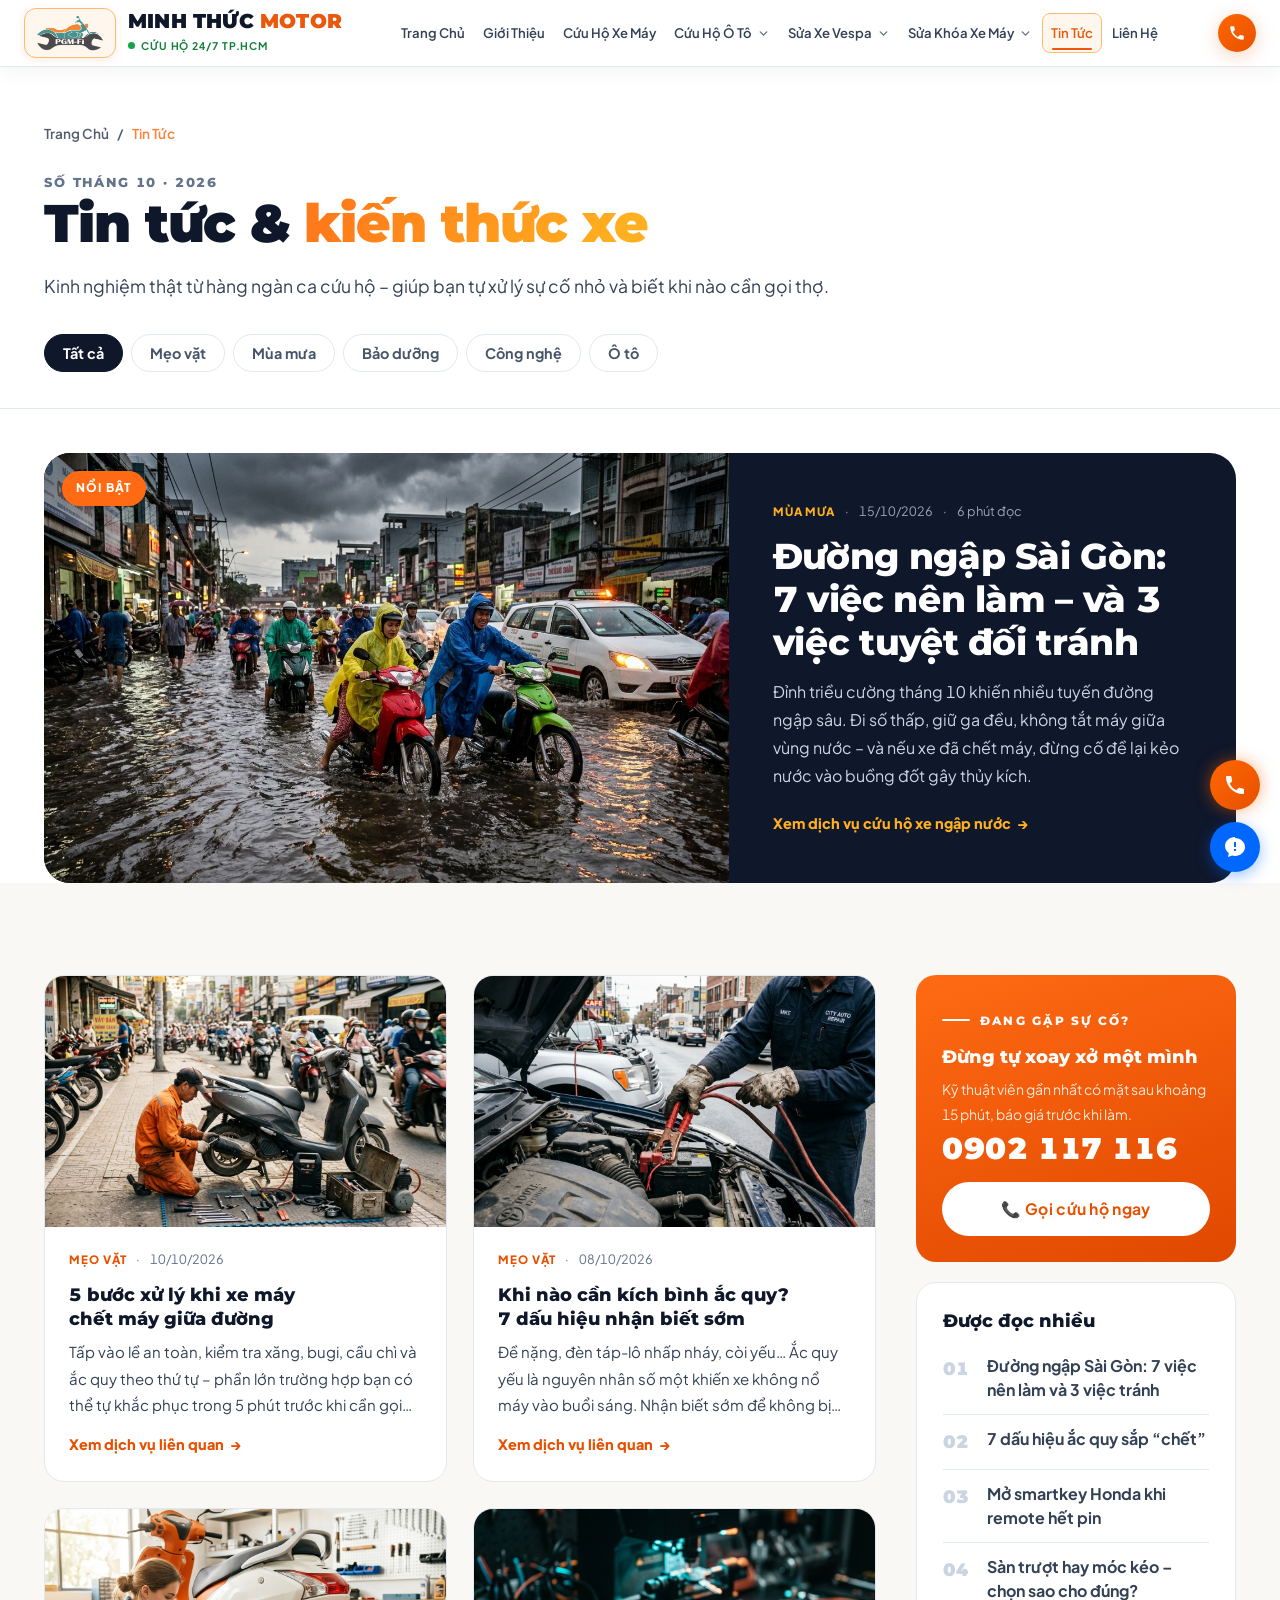
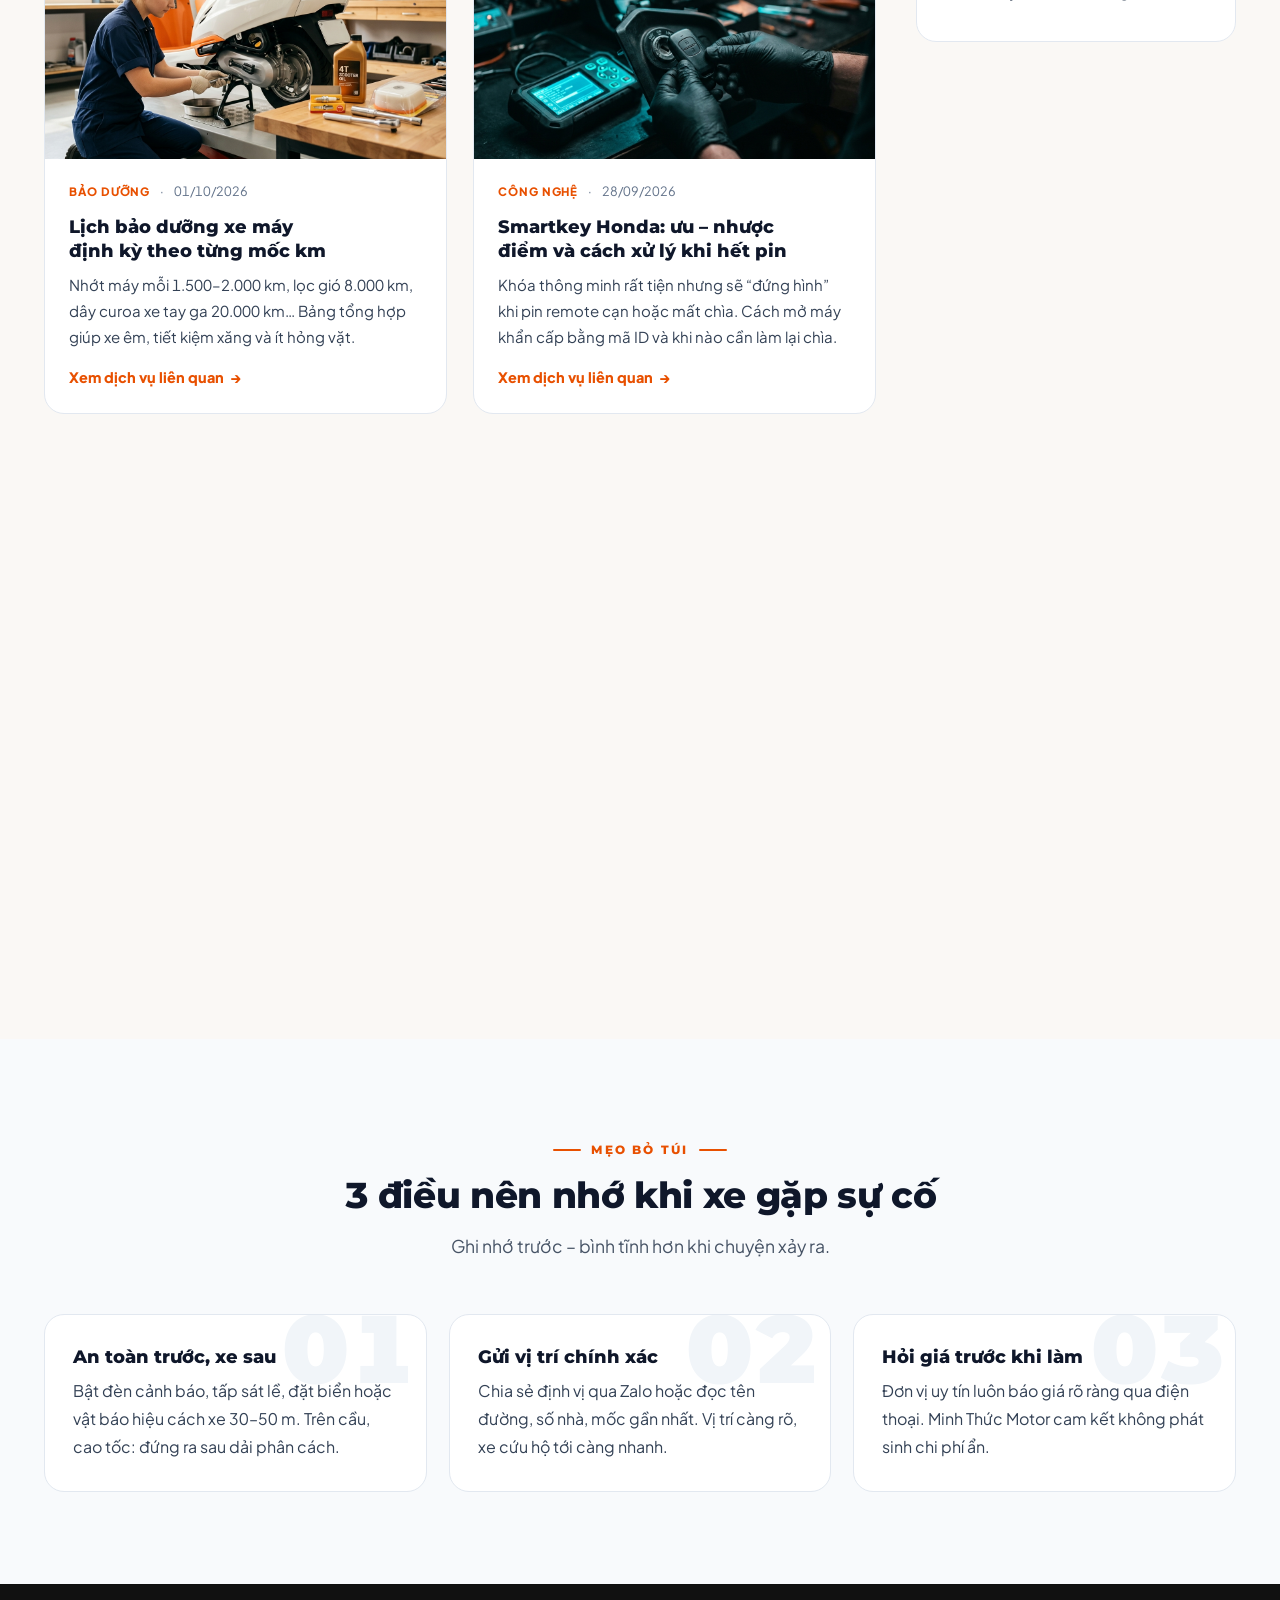
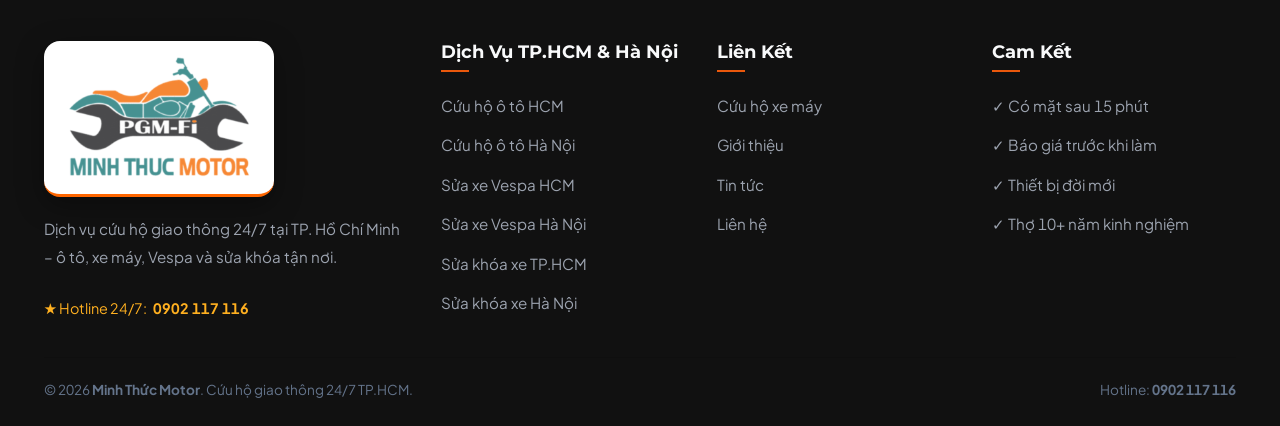
<file: tin-tuc.html>
<!DOCTYPE html>
<html lang="vi">

<head>
  <meta charset="UTF-8">
  <meta name="viewport" content="width=device-width, initial-scale=1.0">
  <title>Tin Tức & Kiến Thức Xe | Minh Thức Motor – Cứu Hộ 24/7 TP.HCM</title>
  <meta name="description"
    content="Mẹo xử lý sự cố, kinh nghiệm đi đường ngập, lịch bảo dưỡng xe máy, kiến thức smartkey và cứu hộ ô tô sàn trượt – cập nhật từ đội kỹ thuật Minh Thức Motor.">
  <link rel="icon" href="images/logo-mark.png" type="image/png">
  <link rel="stylesheet" href="css/style.css">
  <link rel="stylesheet" href="css/pages.css">
  <link rel="preload" as="image" href="images/tin-ngap-nuoc.jpg" fetchpriority="high">
  <script>document.documentElement.classList.add('js');</script>
</head>

<body class="pg pg-news">
  <!-- HEADER -->
  <header class="header scrolled" id="mainHeader">
    <div class="container nav-container">
      <a href="index.html" class="logo" id="brandLogo" aria-label="Minh Thức Motor - Trang chủ">
        <span class="logo-icon"><img src="images/logo-mark.png" alt="Biểu tượng Minh Thức Motor PGM-Fi" width="70" height="36"></span>
        <span class="logo-text">
          <span class="logo-title">MINH THỨC <span class="logo-highlight">MOTOR</span></span>
          <span class="logo-subtitle"><span class="live-indicator"></span> Cứu hộ 24/7 TP.HCM</span>
        </span>
      </a>
      <nav class="nav-menu" id="navMenu" aria-label="Menu chính">
        <a href="index.html" class="nav-link">Trang Chủ</a>
        <a href="gioi-thieu.html" class="nav-link">Giới Thiệu</a>
        <a href="cuu-ho-xe-may.html" class="nav-link">Cứu Hộ Xe Máy</a>
        <div class="nav-dropdown">
          <a href="cuu-ho-o-to.html" class="nav-link nav-dropdown-toggle" aria-haspopup="true" aria-expanded="false">Cứu Hộ Ô Tô <svg class="nav-caret" width="13" height="13" viewBox="0 0 24 24" fill="none" stroke="currentColor" stroke-width="2.5" stroke-linecap="round" stroke-linejoin="round" aria-hidden="true"><polyline points="6 9 12 15 18 9"></polyline></svg></a>
          <div class="nav-dropdown-menu" role="menu">
            <a href="cuu-ho-o-to-hcm.html" class="nav-dropdown-item" role="menuitem"><span class="nav-city-badge">HCM</span><span>Cứu Hộ Ô Tô HCM</span></a>
            <a href="cuu-ho-o-to-ha-noi.html" class="nav-dropdown-item" role="menuitem"><span class="nav-city-badge nav-city-badge--hn">HN</span><span>Cứu Hộ Ô Tô Hà Nội</span></a>
          </div>
        </div>
        <div class="nav-dropdown">
          <a href="cuu-ho-xe-vespa.html" class="nav-link nav-dropdown-toggle" aria-haspopup="true" aria-expanded="false">Sửa Xe Vespa <svg class="nav-caret" width="13" height="13" viewBox="0 0 24 24" fill="none" stroke="currentColor" stroke-width="2.5" stroke-linecap="round" stroke-linejoin="round" aria-hidden="true"><polyline points="6 9 12 15 18 9"></polyline></svg></a>
          <div class="nav-dropdown-menu" role="menu">
            <a href="sua-xe-vespa-hcm.html" class="nav-dropdown-item" role="menuitem"><span class="nav-city-badge">HCM</span><span>Sửa Xe Vespa HCM</span></a>
            <a href="sua-xe-vespa-ha-noi.html" class="nav-dropdown-item" role="menuitem"><span class="nav-city-badge nav-city-badge--hn">HN</span><span>Sửa Xe Vespa Hà Nội</span></a>
          </div>
        </div>
        <div class="nav-dropdown">
          <a href="sua-khoa-xe-may.html" class="nav-link nav-dropdown-toggle" aria-haspopup="true" aria-expanded="false">Sửa Khóa Xe Máy <svg class="nav-caret" width="13" height="13" viewBox="0 0 24 24" fill="none" stroke="currentColor" stroke-width="2.5" stroke-linecap="round" stroke-linejoin="round" aria-hidden="true"><polyline points="6 9 12 15 18 9"></polyline></svg></a>
          <div class="nav-dropdown-menu" role="menu">
            <a href="sua-khoa-xe-tphcm.html" class="nav-dropdown-item" role="menuitem"><span class="nav-city-badge">HCM</span><span>Sửa Khóa Xe TP.HCM</span></a>
            <a href="sua-khoa-xe-ha-noi.html" class="nav-dropdown-item" role="menuitem"><span class="nav-city-badge nav-city-badge--hn">HN</span><span>Sửa Khóa Xe Hà Nội</span></a>
          </div>
        </div>
        <a href="tin-tuc.html" class="nav-link active" aria-current="page">Tin Tức</a>
        <a href="lien-he.html" class="nav-link">Liên Hệ</a>
      </nav>
      <div class="nav-actions">
        <a href="tel:0902117116" class="nav-hotline-btn" id="headerCallBtn" title="Gọi cứu hộ 24/7"><svg width="18" height="18" viewBox="0 0 24 24" fill="currentColor" aria-hidden="true"><path d="M20.01 15.38c-1.23 0-2.42-.2-3.53-.56a.977.977 0 0 0-1.01.24l-2.2 2.2a15.053 15.053 0 0 1-6.59-6.59l2.2-2.21a.96.96 0 0 0 .25-1A11.36 11.36 0 0 1 8.5 4c0-.55-.45-1-1-1H4c-.55 0-1 .45-1 1 0 9.39 7.61 17 17 17 .55 0 1-.45 1-1v-3.5c0-.55-.45-1-.99-1.12z"/></svg><span>0902 117 116</span></a>
        <button class="mobile-toggle" id="mobileMenuToggle" aria-label="Mở menu"><svg width="24" height="24" viewBox="0 0 24 24" fill="none" stroke="currentColor" stroke-width="2" aria-hidden="true"><line x1="3" y1="12" x2="21" y2="12"></line><line x1="3" y1="6" x2="21" y2="6"></line><line x1="3" y1="18" x2="21" y2="18"></line></svg></button>
      </div>
    </div>
  </header>

  <main>
    <!-- HERO: tiêu đề kiểu tạp chí + bộ lọc chủ đề -->
    <section class="nw-hero">
      <div class="container">
        <nav class="crumb" aria-label="Breadcrumb"><a href="index.html">Trang Chủ</a><span aria-hidden="true">/</span><span aria-current="page">Tin Tức</span></nav>
        <div class="nw-hero__row">
          <div data-reveal>
            <span class="nw-hero__issue">Số tháng 10 · 2026</span>
            <h1 class="h1">Tin tức &amp; <span class="grad-text">kiến thức xe</span></h1>
            <p class="lead">Kinh nghiệm thật từ hàng ngàn ca cứu hộ – giúp bạn tự xử lý sự cố nhỏ và biết khi nào cần gọi thợ.</p>
          </div>
          <div class="nw-filters" data-filter-group role="group" aria-label="Lọc bài viết theo chủ đề" data-reveal="2">
            <button type="button" class="nw-chip" id="nwFilterAll" data-filter="all" aria-pressed="true">Tất cả</button>
            <button type="button" class="nw-chip" id="nwFilterTips" data-filter="meo-vat" aria-pressed="false">Mẹo vặt</button>
            <button type="button" class="nw-chip" id="nwFilterRain" data-filter="mua-mua" aria-pressed="false">Mùa mưa</button>
            <button type="button" class="nw-chip" id="nwFilterCare" data-filter="bao-duong" aria-pressed="false">Bảo dưỡng</button>
            <button type="button" class="nw-chip" id="nwFilterTech" data-filter="cong-nghe" aria-pressed="false">Công nghệ</button>
            <button type="button" class="nw-chip" id="nwFilterCar" data-filter="o-to" aria-pressed="false">Ô tô</button>
          </div>
        </div>
      </div>
    </section>

    <!-- BÀI NỔI BẬT -->
    <section class="nw-feature-sec" aria-label="Bài viết nổi bật">
      <div class="container">
        <article class="nw-feature" data-cat="mua-mua" data-reveal>
          <div class="nw-feature__img">
            <img src="images/tin-ngap-nuoc.jpg" alt="Xe máy và ô tô đi qua đoạn đường ngập nước ở Sài Gòn trong cơn mưa chiều" fetchpriority="high">
            <span class="nw-feature__label">Nổi bật</span>
          </div>
          <div class="nw-feature__body">
            <div class="nw-meta"><span class="nw-tag">Mùa mưa</span><span aria-hidden="true">·</span><time datetime="2026-10-15">15/10/2026</time><span aria-hidden="true">·</span><span>6 phút đọc</span></div>
            <h2 class="h2"><a href="cuu-ho-xe-may.html">Đường ngập Sài Gòn: 7 việc nên làm – và 3 việc tuyệt đối tránh</a></h2>
            <p>Đỉnh triều cường tháng 10 khiến nhiều tuyến đường ngập sâu. Đi số thấp, giữ ga đều, không tắt máy giữa vùng nước – và nếu xe đã chết máy, đừng cố đề lại kẻo nước vào buồng đốt gây thủy kích.</p>
            <a href="cuu-ho-xe-may.html" class="nw-more">Xem dịch vụ cứu hộ xe ngập nước <span aria-hidden="true">→</span></a>
          </div>
        </article>
      </div>
    </section>

    <!-- DANH SÁCH BÀI + SIDEBAR -->
    <section class="pg-section">
      <div class="container nw-layout">
        <div class="nw-list" aria-live="polite">

          <article class="nw-card" data-cat="meo-vat" data-reveal>
            <div class="nw-card__img"><img src="images/xe-may-va-vo.jpg" alt="Kỹ thuật viên kiểm tra xe máy chết máy bên lề đường" loading="lazy"></div>
            <div class="nw-card__body">
              <div class="nw-meta"><span class="nw-tag">Mẹo vặt</span><span aria-hidden="true">·</span><time datetime="2026-10-10">10/10/2026</time></div>
              <h3 class="h3"><a href="cuu-ho-xe-may.html">5 bước xử lý khi xe máy chết máy giữa đường</a></h3>
              <p>Tấp vào lề an toàn, kiểm tra xăng, bugi, cầu chì và ắc quy theo thứ tự – phần lớn trường hợp bạn có thể tự khắc phục trong 5 phút trước khi cần gọi thợ.</p>
              <a href="cuu-ho-xe-may.html" class="nw-more">Xem dịch vụ liên quan <span aria-hidden="true">→</span></a>
            </div>
          </article>

          <article class="nw-card" data-cat="meo-vat" data-reveal="2">
            <div class="nw-card__img"><img src="images/battery_service.jpg" alt="Kích bình ắc quy ô tô bằng thiết bị chuyên dụng" loading="lazy"></div>
            <div class="nw-card__body">
              <div class="nw-meta"><span class="nw-tag">Mẹo vặt</span><span aria-hidden="true">·</span><time datetime="2026-10-08">08/10/2026</time></div>
              <h3 class="h3"><a href="cuu-ho-o-to.html">Khi nào cần kích bình ắc quy? 7 dấu hiệu nhận biết sớm</a></h3>
              <p>Đề nặng, đèn táp-lô nhấp nháy, còi yếu… Ắc quy yếu là nguyên nhân số một khiến xe không nổ máy vào buổi sáng. Nhận biết sớm để không bị kẹt giữa đường.</p>
              <a href="cuu-ho-o-to.html" class="nw-more">Xem dịch vụ liên quan <span aria-hidden="true">→</span></a>
            </div>
          </article>

          <article class="nw-card" data-cat="bao-duong" data-reveal>
            <div class="nw-card__img"><img src="images/tin-bao-duong.jpg" alt="Thợ bảo dưỡng thay nhớt và kiểm tra xe máy trong xưởng" loading="lazy"></div>
            <div class="nw-card__body">
              <div class="nw-meta"><span class="nw-tag">Bảo dưỡng</span><span aria-hidden="true">·</span><time datetime="2026-10-01">01/10/2026</time></div>
              <h3 class="h3"><a href="cuu-ho-xe-may.html">Lịch bảo dưỡng xe máy định kỳ theo từng mốc km</a></h3>
              <p>Nhớt máy mỗi 1.500–2.000 km, lọc gió 8.000 km, dây curoa xe tay ga 20.000 km… Bảng tổng hợp giúp xe êm, tiết kiệm xăng và ít hỏng vặt.</p>
              <a href="cuu-ho-xe-may.html" class="nw-more">Xem dịch vụ liên quan <span aria-hidden="true">→</span></a>
            </div>
          </article>

          <article class="nw-card" data-cat="cong-nghe" data-reveal="2">
            <div class="nw-card__img"><img src="images/sua-khoa-smartkey.jpg" alt="Thợ lập trình chìa khóa smartkey Honda bằng máy chuyên dụng" loading="lazy"></div>
            <div class="nw-card__body">
              <div class="nw-meta"><span class="nw-tag">Công nghệ</span><span aria-hidden="true">·</span><time datetime="2026-09-28">28/09/2026</time></div>
              <h3 class="h3"><a href="sua-khoa-xe-may.html">Smartkey Honda: ưu – nhược điểm và cách xử lý khi hết pin</a></h3>
              <p>Khóa thông minh rất tiện nhưng sẽ “đứng hình” khi pin remote cạn hoặc mất chìa. Cách mở máy khẩn cấp bằng mã ID và khi nào cần làm lại chìa.</p>
              <a href="sua-khoa-xe-may.html" class="nw-more">Xem dịch vụ liên quan <span aria-hidden="true">→</span></a>
            </div>
          </article>

          <article class="nw-card" data-cat="o-to" data-reveal>
            <div class="nw-card__img"><img src="images/oto-san-truot.jpg" alt="Xe cứu hộ sàn trượt chở ô tô gầm thấp" loading="lazy"></div>
            <div class="nw-card__body">
              <div class="nw-meta"><span class="nw-tag">Ô tô</span><span aria-hidden="true">·</span><time datetime="2026-09-25">25/09/2026</time></div>
              <h3 class="h3"><a href="cuu-ho-o-to.html">Xe sang gầm thấp: vì sao bắt buộc phải dùng sàn trượt?</a></h3>
              <p>Mercedes, BMW, Porsche… cạ gầm hoặc kéo sai cách có thể làm hỏng hộp số và cản trước. So sánh sàn trượt và móc kéo để chọn đúng phương án.</p>
              <a href="cuu-ho-o-to.html" class="nw-more">Xem dịch vụ liên quan <span aria-hidden="true">→</span></a>
            </div>
          </article>

          <article class="nw-card" data-cat="mua-mua" data-reveal="2">
            <div class="nw-card__img"><img src="images/hero_bg.jpg" alt="Xe cứu hộ hỗ trợ phương tiện gặp sự cố trên đường phố về đêm" loading="lazy"></div>
            <div class="nw-card__body">
              <div class="nw-meta"><span class="nw-tag">Mùa mưa</span><span aria-hidden="true">·</span><time datetime="2026-09-20">20/09/2026</time></div>
              <h3 class="h3"><a href="cuu-ho-o-to.html">Ô tô bị thủy kích: dấu hiệu và cách xử lý đúng</a></h3>
              <p>Máy tắt đột ngột khi lội nước, đề không quay – rất có thể nước đã vào buồng đốt. Không đề lại, gọi xe sàn trượt đưa về gara để tránh hỏng nặng động cơ.</p>
              <a href="cuu-ho-o-to.html" class="nw-more">Xem dịch vụ liên quan <span aria-hidden="true">→</span></a>
            </div>
          </article>

          <div class="nw-empty" id="nwEmpty" hidden>
            <p>Chưa có bài viết nào trong chủ đề này. Hãy chọn chủ đề khác hoặc gọi <a href="tel:0902117116"><strong>0902 117 116</strong></a> để được tư vấn trực tiếp.</p>
          </div>
        </div>

        <aside class="nw-side" aria-label="Thông tin thêm">
          <div class="nw-widget nw-widget--hot">
            <span class="kicker" style="--accent:#FFFFFF">Đang gặp sự cố?</span>
            <h2 class="h3">Đừng tự xoay xở một mình</h2>
            <p class="small">Kỹ thuật viên gần nhất có mặt sau khoảng 15 phút, báo giá trước khi làm.</p>
            <a href="tel:0902117116" class="big-phone">0902 117 116</a>
            <a href="tel:0902117116" class="btn" id="nwSideCallBtn">📞 Gọi cứu hộ ngay</a>
          </div>
          <div class="nw-widget">
            <h2 class="h3">Được đọc nhiều</h2>
            <ol class="nw-popular">
              <li><a href="cuu-ho-xe-may.html">Đường ngập Sài Gòn: 7 việc nên làm và 3 việc tránh</a></li>
              <li><a href="cuu-ho-o-to.html">7 dấu hiệu ắc quy sắp “chết”</a></li>
              <li><a href="sua-khoa-xe-may.html">Mở smartkey Honda khi remote hết pin</a></li>
              <li><a href="cuu-ho-o-to.html">Sàn trượt hay móc kéo – chọn sao cho đúng?</a></li>
            </ol>
          </div>
        </aside>
      </div>
    </section>

    <!-- MẸO BỎ TÚI -->
    <section class="pg-section nw-tips">
      <div class="container">
        <div class="pg-head center" data-reveal>
          <span class="kicker">Mẹo bỏ túi</span>
          <h2 class="h2">3 điều nên nhớ khi xe gặp sự cố</h2>
          <p class="lead">Ghi nhớ trước – bình tĩnh hơn khi chuyện xảy ra.</p>
        </div>
        <div class="nw-tips__grid">
          <div class="nw-tip" data-reveal>
            <span class="nw-tip__n" aria-hidden="true">01</span>
            <h3 class="h3">An toàn trước, xe sau</h3>
            <p>Bật đèn cảnh báo, tấp sát lề, đặt biển hoặc vật báo hiệu cách xe 30–50 m. Trên cầu, cao tốc: đứng ra sau dải phân cách.</p>
          </div>
          <div class="nw-tip" data-reveal="2">
            <span class="nw-tip__n" aria-hidden="true">02</span>
            <h3 class="h3">Gửi vị trí chính xác</h3>
            <p>Chia sẻ định vị qua Zalo hoặc đọc tên đường, số nhà, mốc gần nhất. Vị trí càng rõ, xe cứu hộ tới càng nhanh.</p>
          </div>
          <div class="nw-tip" data-reveal="3">
            <span class="nw-tip__n" aria-hidden="true">03</span>
            <h3 class="h3">Hỏi giá trước khi làm</h3>
            <p>Đơn vị uy tín luôn báo giá rõ ràng qua điện thoại. Minh Thức Motor cam kết không phát sinh chi phí ẩn.</p>
          </div>
        </div>
      </div>
    </section>
  </main>

  <!-- FOOTER -->
  <footer class="footer">
    <div class="container">
      <div class="footer-grid">
        <div class="footer-brand">
          <a href="index.html" class="footer-logo-card" aria-label="Minh Thức Motor - Trang chủ"><img src="images/logo-full.png" alt="Logo Minh Thức Motor" width="190" height="125" loading="lazy"></a>
          <p>Dịch vụ cứu hộ giao thông 24/7 tại TP. Hồ Chí Minh – ô tô, xe máy, Vespa và sửa khóa tận nơi.</p>
          <a href="tel:0902117116" class="footer-hotline">★ Hotline 24/7: <strong>0902 117 116</strong></a>
        </div>
        <div><h4 class="footer-title">Dịch Vụ TP.HCM &amp; Hà Nội</h4><div class="footer-links"><a href="cuu-ho-o-to-hcm.html" class="footer-link">Cứu hộ ô tô HCM</a><a href="cuu-ho-o-to-ha-noi.html" class="footer-link">Cứu hộ ô tô Hà Nội</a><a href="sua-xe-vespa-hcm.html" class="footer-link">Sửa xe Vespa HCM</a><a href="sua-xe-vespa-ha-noi.html" class="footer-link">Sửa xe Vespa Hà Nội</a><a href="sua-khoa-xe-tphcm.html" class="footer-link">Sửa khóa xe TP.HCM</a><a href="sua-khoa-xe-ha-noi.html" class="footer-link">Sửa khóa xe Hà Nội</a></div></div>
        <div><h4 class="footer-title">Liên Kết</h4><div class="footer-links"><a href="cuu-ho-xe-may.html" class="footer-link">Cứu hộ xe máy</a><a href="gioi-thieu.html" class="footer-link">Giới thiệu</a><a href="tin-tuc.html" class="footer-link">Tin tức</a><a href="lien-he.html" class="footer-link">Liên hệ</a></div></div>
        <div><h4 class="footer-title">Cam Kết</h4><div class="footer-links"><span class="footer-link">✓ Có mặt sau 15 phút</span><span class="footer-link">✓ Báo giá trước khi làm</span><span class="footer-link">✓ Thiết bị đời mới</span><span class="footer-link">✓ Thợ 10+ năm kinh nghiệm</span></div></div>
      </div>
      <div class="footer-bottom"><div>© <span data-year>2026</span> <strong>Minh Thức Motor</strong>. Cứu hộ giao thông 24/7 TP.HCM.</div><div>Hotline: <strong>0902 117 116</strong></div></div>
    </div>
  </footer>

  <div class="floating-actions">
    <a href="tel:0902117116" class="float-btn float-call" aria-label="Gọi ngay"><svg width="24" height="24" viewBox="0 0 24 24" fill="currentColor" aria-hidden="true"><path d="M20.01 15.38c-1.23 0-2.42-.2-3.53-.56a.977.977 0 0 0-1.01.24l-2.2 2.2a15.053 15.053 0 0 1-6.59-6.59l2.2-2.21a.96.96 0 0 0 .25-1A11.36 11.36 0 0 1 8.5 4c0-.55-.45-1-1-1H4c-.55 0-1 .45-1 1 0 9.39 7.61 17 17 17 .55 0 1-.45 1-1v-3.5c0-.55-.45-1-.99-1.12z"/></svg><span class="float-tooltip">Gọi Ngay</span></a>
    <a href="https://zalo.me/0902117116" target="_blank" rel="noopener noreferrer" class="float-btn float-zalo" aria-label="Nhắn Zalo"><svg width="24" height="24" viewBox="0 0 24 24" fill="currentColor" aria-hidden="true"><path d="M12 2C6.48 2 2 6.03 2 11c0 2.87 1.5 5.43 3.84 7.03L5 22l4.31-1.42c.86.26 1.77.42 2.69.42 5.52 0 10-4.03 10-9s-4.48-9-10-9zm1 14h-2v-2h2v2zm0-4h-2V7h2v5z"/></svg><span class="float-tooltip">Zalo 24/7</span></a>
  </div>

  <script src="js/pages.js" defer></script>
</body>

</html>
</file>
<file: css/style.css>
/* ==========================================================================
   MINH THỨC MOTOR 24/7 - MODERN DESIGN SYSTEM & STYLESHEET
   Hotline: 0902117116
   ========================================================================== */

@import url('https://fonts.googleapis.com/css2?family=Montserrat:wght@400;500;600;700;800;900&family=Plus+Jakarta+Sans:wght@300;400;500;600;700;800&display=swap');

:root {
  /* Brand Colors */
  --primary: #E85000;
  --primary-hover: #FF6A1A;
  --primary-glow: rgba(232, 80, 0, 0.25);
  --primary-light: rgba(232, 80, 0, 0.08);
  --secondary: #D97700;
  --accent-red: #DC2626;
  --accent-green: #16A34A;
  --accent-green-glow: rgba(22, 163, 74, 0.3);

  /* Light Theme */
  --bg-dark: #FFFFFF;
  --bg-card: #F8F8F8;
  --bg-card-hover: #F0F0F0;
  --bg-card-glass: rgba(248, 248, 248, 0.95);
  --border-glass: rgba(0, 0, 0, 0.1);
  --border-active: rgba(232, 80, 0, 0.35);

  /* Typography */
  --text-main: #111111;
  --text-muted: #4B5563;
  --text-dim: #6B7280;
  --font-heading: 'Montserrat', -apple-system, BlinkMacSystemFont, sans-serif;
  --font-body: 'Plus Jakarta Sans', -apple-system, BlinkMacSystemFont, sans-serif;

  /* Layout & Shadows */
  --radius-sm: 8px;
  --radius-md: 14px;
  --radius-lg: 20px;
  --radius-full: 9999px;
  --shadow-sm: 0 2px 8px rgba(0, 0, 0, 0.08);
  --shadow-md: 0 6px 24px rgba(0, 0, 0, 0.12);
  --shadow-glow: 0 0 20px var(--primary-glow);
  --shadow-card: 0 4px 20px rgba(0, 0, 0, 0.08);

  --transition: all 0.3s cubic-bezier(0.4, 0, 0.2, 1);
}

/* Base Reset */
*,
*::before,
*::after {
  margin: 0;
  padding: 0;
  box-sizing: border-box;
}

html {
  scroll-behavior: smooth;
  font-size: 16px;
}

body {
  font-family: var(--font-body);
  background-color: #FFFFFF;
  color: var(--text-main);
  line-height: 1.7;
  overflow-x: hidden;
}

a {
  text-decoration: none;
  color: inherit;
  transition: var(--transition);
}

ul {
  list-style: none;
}

img {
  max-width: 100%;
  height: auto;
  display: block;
}

button,
input,
select,
textarea {
  font-family: inherit;
  font-size: inherit;
  color: inherit;
  border: none;
  outline: none;
}

.container {
  width: 100%;
  max-width: 1240px;
  margin: 0 auto;
  padding: 0 24px;
}

/* SECTION UTILITIES */
.section {
  padding: 100px 0;
  position: relative;
}

.section-header {
  text-align: center;
  max-width: 720px;
  margin: 0 auto 60px;
}

.section-badge {
  display: inline-flex;
  align-items: center;
  gap: 8px;
  padding: 6px 16px;
  background: var(--primary-light);
  border: 1px solid var(--border-active);
  border-radius: var(--radius-full);
  color: var(--primary);
  font-size: 0.85rem;
  font-weight: 700;
  text-transform: uppercase;
  letter-spacing: 1.2px;
  margin-bottom: 16px;
}

.section-title {
  font-family: var(--font-heading);
  font-size: 2.6rem;
  font-weight: 800;
  line-height: 1.2;
  margin-bottom: 16px;
  letter-spacing: -0.5px;
}

.section-title span {
  background: linear-gradient(135deg, #FF6600, #FFB800);
  -webkit-background-clip: text;
  -webkit-text-fill-color: transparent;
}

.section-desc {
  color: var(--text-muted);
  font-size: 1.1rem;
}

/* BUTTONS */
.btn {
  display: inline-flex;
  align-items: center;
  justify-content: center;
  gap: 10px;
  padding: 14px 28px;
  border-radius: var(--radius-full);
  font-weight: 700;
  cursor: pointer;
  transition: var(--transition);
  font-size: 0.98rem;
  letter-spacing: 0.3px;
  text-align: center;
}

.btn-primary {
  background: linear-gradient(135deg, var(--primary), #FF8533);
  color: #FFFFFF;
  box-shadow: 0 4px 20px var(--primary-glow);
}

.btn-primary:hover {
  transform: translateY(-2px);
  box-shadow: 0 8px 25px var(--primary-glow);
  background: linear-gradient(135deg, #FF771A, #FFA04D);
}

.btn-emergency {
  background: linear-gradient(135deg, #FF2E2E, #FF6600);
  color: #FFFFFF;
  box-shadow: 0 0 25px rgba(255, 46, 46, 0.5);
  animation: pulse-glow 2s infinite;
}

.btn-emergency:hover {
  transform: translateY(-2px) scale(1.02);
  box-shadow: 0 0 35px rgba(255, 46, 46, 0.7);
}

.btn-outline {
  background: rgba(255, 255, 255, 0.05);
  border: 1px solid var(--border-glass);
  color: #FFFFFF;
  backdrop-filter: blur(8px);
}

.btn-outline:hover {
  background: rgba(255, 255, 255, 0.12);
  border-color: rgba(255, 255, 255, 0.2);
  transform: translateY(-2px);
}

.btn-zalo {
  background: #0068FF;
  color: #FFFFFF;
  box-shadow: 0 4px 15px rgba(0, 104, 255, 0.4);
}

.btn-zalo:hover {
  background: #0056D6;
  transform: translateY(-2px);
}

/* ANIMATIONS */
@keyframes pulse-glow {
  0% {
    box-shadow: 0 0 0 0 rgba(255, 102, 0, 0.6);
  }

  70% {
    box-shadow: 0 0 0 16px rgba(255, 102, 0, 0);
  }

  100% {
    box-shadow: 0 0 0 0 rgba(255, 102, 0, 0);
  }
}

@keyframes live-ping {
  0% {
    transform: scale(0.95);
    box-shadow: 0 0 0 0 rgba(16, 185, 129, 0.7);
  }

  70% {
    transform: scale(1);
    box-shadow: 0 0 0 10px rgba(16, 185, 129, 0);
  }

  100% {
    transform: scale(0.95);
    box-shadow: 0 0 0 0 rgba(16, 185, 129, 0);
  }
}

/* ==========================================================================
   NAVIGATION BAR
   ========================================================================== */
.header {
  position: fixed;
  top: 0;
  left: 0;
  width: 100%;
  z-index: 1000;
  padding: 16px 0;
  transition: var(--transition);
}

.header.scrolled {
  background: rgba(15, 20, 32, 0.96);
  backdrop-filter: blur(20px);
  border-bottom: 1px solid rgba(255, 255, 255, 0.08);
  padding: 12px 0;
  box-shadow: 0 4px 25px rgba(0, 0, 0, 0.35);
}

.header.scrolled .logo-title {
  color: #FFFFFF;
}

.header.scrolled .nav-link {
  color: #E2E8F0;
}

.header.scrolled .nav-link:hover,
.header.scrolled .nav-link.active {
  color: var(--primary);
}

.header.scrolled .mobile-toggle {
  color: #FFFFFF;
}

.nav-container {
  display: flex;
  align-items: center;
  justify-content: space-between;
}

.logo {
  display: flex;
  align-items: center;
  gap: 14px;
}

.logo-icon {
  width: 56px;
  height: 56px;
  border-radius: var(--radius-sm);
  display: flex;
  align-items: center;
  justify-content: center;
  flex-shrink: 0;
}

.logo-icon img {
  width: 100%;
  height: 100%;
  object-fit: contain;
  filter: drop-shadow(0 2px 8px rgba(232, 80, 0, 0.3));
}

.logo-text {
  display: flex;
  flex-direction: column;
}

.logo-title {
  font-family: var(--font-heading);
  font-size: 1.25rem;
  font-weight: 800;
  letter-spacing: -0.3px;
  line-height: 1.1;
  color: #FFFFFF;
}

.logo-title span {
  color: var(--primary);
}

.logo-subtitle {
  font-size: 0.72rem;
  font-weight: 600;
  color: var(--accent-green);
  letter-spacing: 1px;
  text-transform: uppercase;
  display: flex;
  align-items: center;
  gap: 5px;
}

.live-indicator {
  width: 7px;
  height: 7px;
  background-color: var(--accent-green);
  border-radius: 50%;
  display: inline-block;
  animation: live-ping 1.5s infinite;
}

.nav-menu {
  display: flex;
  align-items: center;
  gap: 32px;
}

.nav-link {
  font-size: 0.95rem;
  font-weight: 600;
  color: var(--text-muted);
  position: relative;
  padding: 8px 0;
}

.nav-link:hover,
.nav-link.active {
  color: #FFFFFF;
}

.nav-link::after {
  content: '';
  position: absolute;
  bottom: 0;
  left: 0;
  width: 0;
  height: 2px;
  background: var(--primary);
  transition: var(--transition);
  border-radius: 2px;
}

.nav-link:hover::after,
.nav-link.active::after {
  width: 100%;
}

.nav-actions {
  display: flex;
  align-items: center;
  gap: 16px;
}

.nav-hotline-btn {
  display: flex;
  align-items: center;
  gap: 10px;
  background: linear-gradient(135deg, #FF6600, #E65100);
  color: #FFFFFF;
  padding: 10px 20px;
  border-radius: var(--radius-full);
  font-weight: 700;
  font-size: 0.95rem;
  box-shadow: 0 4px 18px var(--primary-glow);
  animation: pulse-glow 2.5s infinite;
}

.nav-hotline-btn svg {
  animation: wiggle 2s infinite ease-in-out;
}

@keyframes wiggle {

  0%,
  100% {
    transform: rotate(0deg);
  }

  20% {
    transform: rotate(15deg);
  }

  40% {
    transform: rotate(-10deg);
  }

  60% {
    transform: rotate(10deg);
  }

  80% {
    transform: rotate(-5deg);
  }
}

.mobile-toggle {
  display: none;
  background: none;
  color: #FFFFFF;
  cursor: pointer;
  padding: 8px;
}

/* ==========================================================================
   HERO SECTION
   ========================================================================== */
.hero {
  min-height: 100vh;
  padding-top: 140px;
  padding-bottom: 70px;
  position: relative;
  display: flex;
  align-items: center;
}

.hero-bg {
  position: absolute;
  top: 0;
  left: 0;
  width: 100%;
  height: 100%;
  z-index: -1;
  overflow: hidden;
}

.hero-bg-overlay {
  position: absolute;
  top: 0;
  left: 0;
  width: 100%;
  height: 100%;
  background: linear-gradient(180deg, rgba(0, 0, 0, 0.55) 0%, rgba(0, 0, 0, 0.75) 85%, rgba(0, 0, 0, 0.85) 100%);
}

.hero-bg img {
  width: 100%;
  height: 100%;
  object-fit: cover;
  filter: brightness(0.55) saturate(1.1);
}

.hero-grid {
  display: grid;
  grid-template-columns: 1.15fr 0.85fr;
  gap: 50px;
  align-items: center;
}

.hero-content {
  position: relative;
}

.hero-emergency-tag {
  display: inline-flex;
  align-items: center;
  gap: 10px;
  padding: 8px 18px;
  background: rgba(239, 68, 68, 0.15);
  border: 1px solid rgba(239, 68, 68, 0.4);
  border-radius: var(--radius-full);
  color: #FF9999;
  font-size: 0.88rem;
  font-weight: 700;
  margin-bottom: 22px;
}

.hero-emergency-tag .pulse-dot {
  width: 10px;
  height: 10px;
  background-color: var(--accent-red);
  border-radius: 50%;
  box-shadow: 0 0 10px var(--accent-red);
}

.hero-title {
  font-family: var(--font-heading);
  font-size: 3.5rem;
  font-weight: 900;
  line-height: 1.12;
  letter-spacing: -1px;
  margin-bottom: 20px;
}

.hero-title span.highlight {
  background: linear-gradient(135deg, #FF6600, #FFB800);
  -webkit-background-clip: text;
  -webkit-text-fill-color: transparent;
  display: inline-block;
}

.hero-description {
  font-size: 1.15rem;
  color: var(--text-muted);
  margin-bottom: 35px;
  max-width: 580px;
  line-height: 1.7;
}

.hero-cta-group {
  display: flex;
  flex-wrap: wrap;
  gap: 16px;
  margin-bottom: 45px;
}

.hero-cta-group .btn {
  padding: 16px 32px;
  font-size: 1.05rem;
}

.hero-stats {
  display: grid;
  grid-template-columns: repeat(3, 1fr);
  gap: 24px;
  padding-top: 30px;
  border-top: 1px solid var(--border-glass);
}

.stat-item {
  display: flex;
  flex-direction: column;
}

.stat-number {
  font-family: var(--font-heading);
  font-size: 2rem;
  font-weight: 800;
  color: var(--primary);
  line-height: 1.1;
}

.stat-label {
  font-size: 0.85rem;
  color: var(--text-muted);
  font-weight: 500;
  margin-top: 4px;
}

/* HERO DISPATCH WIDGET */
.hero-widget-card {
  background: var(--bg-card-glass);
  backdrop-filter: blur(25px);
  border: 1px solid var(--border-glass);
  border-radius: var(--radius-lg);
  padding: 32px;
  box-shadow: 0 10px 40px rgba(0, 0, 0, 0.15);
  position: relative;
  overflow: hidden;
}

.hero-widget-card::before {
  content: '';
  position: absolute;
  top: 0;
  left: 0;
  right: 0;
  height: 4px;
  background: linear-gradient(90deg, var(--primary), var(--secondary));
}

.widget-header {
  margin-bottom: 24px;
}

.widget-title {
  font-family: var(--font-heading);
  font-size: 1.35rem;
  font-weight: 800;
  display: flex;
  align-items: center;
  gap: 10px;
  color: #FFFFFF;
}

.widget-subtitle {
  font-size: 0.88rem;
  color: var(--text-muted);
  margin-top: 4px;
}

.widget-form {
  display: flex;
  flex-direction: column;
  gap: 16px;
}

.form-group {
  display: flex;
  flex-direction: column;
  gap: 8px;
}

.form-label {
  font-size: 0.85rem;
  font-weight: 600;
  color: var(--text-muted);
}

.input-with-icon {
  position: relative;
  display: flex;
  align-items: center;
}

.input-with-icon>svg:first-child {
  position: absolute;
  left: 14px;
  color: var(--text-dim);
  pointer-events: none;
}

.form-control {
  width: 100%;
  padding: 12px 14px 12px 42px;
  background: rgba(10, 14, 23, 0.85);
  border: 1px solid var(--border-glass);
  border-radius: var(--radius-sm);
  color: #FFFFFF;
  font-size: 0.95rem;
  transition: var(--transition);
}

.form-control.has-btn-locate {
  padding-right: 115px;
}

.form-control:focus {
  border-color: var(--primary);
  box-shadow: 0 0 0 3px rgba(255, 102, 0, 0.2);
}

.form-control::placeholder {
  color: var(--text-dim);
  font-size: 0.88rem;
}

.btn-locate {
  position: absolute;
  right: 6px;
  top: 6px;
  bottom: 6px;
  background: rgba(255, 102, 0, 0.15);
  color: var(--primary);
  border-radius: 6px;
  padding: 0 12px;
  font-size: 0.78rem;
  font-weight: 700;
  cursor: pointer;
  display: flex;
  align-items: center;
  gap: 4px;
  transition: var(--transition);
}

.btn-locate:hover {
  background: var(--primary);
  color: #FFFFFF;
}

.vehicle-selector {
  display: grid;
  grid-template-columns: repeat(3, 1fr);
  gap: 8px;
}

.vehicle-option {
  cursor: pointer;
}

.vehicle-option input {
  display: none;
}

.vehicle-box {
  display: flex;
  flex-direction: column;
  align-items: center;
  justify-content: center;
  gap: 8px;
  padding: 14px 8px;
  background: #FFFFFF;
  border: 2px solid #E5E7EB;
  border-radius: var(--radius-sm);
  font-size: 0.8rem;
  font-weight: 700;
  color: #1F2937;
  transition: var(--transition);
  text-align: center;
  box-shadow: 0 1px 3px rgba(0, 0, 0, 0.08);
}

.vehicle-box svg {
  color: #6B7280;
  width: 26px;
  height: 26px;
  stroke-width: 1.8;
}

.vehicle-box:hover {
  border-color: var(--primary);
  background: #FFF7ED;
  transform: translateY(-1px);
  box-shadow: 0 4px 12px rgba(232, 80, 0, 0.12);
}

.vehicle-box:hover svg {
  color: var(--primary);
}

.vehicle-option input:checked+.vehicle-box {
  background: linear-gradient(135deg, #FFF7ED, #FFEDD5);
  border-color: var(--primary);
  color: var(--primary);
  box-shadow: 0 4px 16px rgba(232, 80, 0, 0.2);
}

.vehicle-option input:checked+.vehicle-box svg {
  color: var(--primary);
}

.widget-trust {
  display: flex;
  align-items: center;
  justify-content: space-around;
  margin-top: 18px;
  padding-top: 14px;
  border-top: 1px solid var(--border-glass);
  font-size: 0.78rem;
  color: var(--text-muted);
}

.widget-trust-item {
  display: flex;
  align-items: center;
  gap: 6px;
}

/* ==========================================================================
   SERVICES SECTION
   ========================================================================== */
.services-grid {
  display: grid;
  grid-template-columns: repeat(3, 1fr);
  gap: 30px;
}

.service-card {
  background: var(--bg-card);
  border: 1px solid var(--border-glass);
  border-radius: var(--radius-lg);
  overflow: hidden;
  transition: var(--transition);
  position: relative;
  display: flex;
  flex-direction: column;
}

.service-card:hover {
  transform: translateY(-8px);
  border-color: var(--border-active);
  box-shadow: 0 20px 40px rgba(0, 0, 0, 0.4), 0 0 20px rgba(255, 102, 0, 0.15);
}

.service-image-box {
  position: relative;
  height: 220px;
  overflow: hidden;
}

.service-image-box img {
  width: 100%;
  height: 100%;
  object-fit: cover;
  transition: transform 0.6s cubic-bezier(0.4, 0, 0.2, 1);
}

.service-card:hover .service-image-box img {
  transform: scale(1.08);
}

.service-badge {
  position: absolute;
  top: 14px;
  right: 14px;
  background: rgba(10, 14, 23, 0.85);
  backdrop-filter: blur(8px);
  border: 1px solid var(--border-glass);
  padding: 5px 12px;
  border-radius: var(--radius-full);
  font-size: 0.78rem;
  font-weight: 700;
  color: var(--primary);
}

.service-content {
  padding: 26px;
  display: flex;
  flex-direction: column;
  flex-grow: 1;
}

.service-icon-wrap {
  width: 48px;
  height: 48px;
  border-radius: var(--radius-sm);
  background: var(--primary-light);
  border: 1px solid var(--border-active);
  display: flex;
  align-items: center;
  justify-content: center;
  color: var(--primary);
  margin-bottom: 18px;
}

.service-title {
  font-family: var(--font-heading);
  font-size: 1.35rem;
  font-weight: 800;
  margin-bottom: 12px;
  color: #FFFFFF;
}

.service-desc {
  font-size: 0.95rem;
  color: var(--text-muted);
  line-height: 1.6;
  margin-bottom: 20px;
}

.service-features {
  margin-bottom: 24px;
  flex-grow: 1;
}

.service-feature-item {
  display: flex;
  align-items: center;
  gap: 10px;
  font-size: 0.88rem;
  color: var(--text-muted);
  margin-bottom: 8px;
}

.service-feature-item svg {
  color: var(--accent-green);
  flex-shrink: 0;
}

.service-footer {
  display: flex;
  align-items: center;
  justify-content: space-between;
  padding-top: 18px;
  border-top: 1px solid var(--border-glass);
}

.service-price-hint {
  font-size: 0.82rem;
  color: var(--text-dim);
}

.service-price-val {
  font-family: var(--font-heading);
  font-size: 1.15rem;
  font-weight: 800;
  color: var(--secondary);
}

.btn-sm {
  padding: 8px 16px;
  font-size: 0.85rem;
}

/* ==========================================================================
   PRICING & CALCULATOR SECTION
   ========================================================================== */
.pricing-wrapper {
  display: grid;
  grid-template-columns: 1fr 1fr;
  gap: 36px;
  align-items: start;
}

/* LEFT INFO CARD */
.pricing-left-info {
  position: sticky;
  top: 100px;
}

.pricing-info-card {
  background: var(--bg-card);
  border: 1px solid var(--border-glass);
  border-radius: var(--radius-lg);
  padding: 32px;
  box-shadow: var(--shadow-card);
}

.pricing-info-badge {
  display: inline-block;
  background: linear-gradient(135deg, var(--primary), var(--secondary));
  color: #fff;
  font-family: var(--font-heading);
  font-size: 0.8rem;
  font-weight: 800;
  padding: 6px 16px;
  border-radius: var(--radius-full);
  margin-bottom: 16px;
  letter-spacing: 0.5px;
}

.pricing-info-title {
  font-family: var(--font-heading);
  font-size: 1.25rem;
  font-weight: 800;
  color: var(--text-main);
  margin-bottom: 20px;
  line-height: 1.5;
}

.brand-groups {
  display: flex;
  flex-direction: column;
  gap: 10px;
  margin-bottom: 28px;
}

.brand-group {
  display: flex;
  gap: 10px;
  align-items: baseline;
  padding: 6px 0;
  border-bottom: 1px dashed rgba(0, 0, 0, 0.06);
}

.brand-label {
  font-family: var(--font-heading);
  font-weight: 800;
  font-size: 0.88rem;
  color: var(--primary);
  min-width: 85px;
  flex-shrink: 0;
}

.brand-models {
  font-size: 0.85rem;
  color: var(--text-muted);
  line-height: 1.5;
}

/* HOTLINE BOX */
.pricing-hotline-box {
  background: linear-gradient(135deg, #E85000, #FF8C00);
  border-radius: var(--radius-md);
  padding: 24px;
  text-align: center;
}

.hotline-label {
  font-family: var(--font-heading);
  font-weight: 800;
  font-size: 0.9rem;
  color: rgba(255, 255, 255, 0.9);
  margin-bottom: 8px;
  letter-spacing: 1px;
}

.hotline-number-big {
  display: block;
  font-family: var(--font-heading);
  font-size: 2.2rem;
  font-weight: 900;
  color: #fff;
  text-decoration: none;
  letter-spacing: 2px;
  margin-bottom: 8px;
  text-shadow: 0 2px 10px rgba(0, 0, 0, 0.2);
  transition: transform 0.2s;
}

.hotline-number-big:hover {
  transform: scale(1.05);
}

.hotline-note {
  font-size: 0.82rem;
  color: rgba(255, 255, 255, 0.85);
}

/* RIGHT TABLE */
.pricing-right-table {
  display: flex;
  flex-direction: column;
  gap: 24px;
}

.price-table-card {
  background: var(--bg-card);
  border: 1px solid var(--border-glass);
  border-radius: var(--radius-lg);
  padding: 32px;
  box-shadow: var(--shadow-card);
}

.price-table-title {
  font-family: var(--font-heading);
  font-size: 1.35rem;
  font-weight: 800;
  margin-bottom: 20px;
}

.price-list {
  display: flex;
  flex-direction: column;
  gap: 16px;
  margin-bottom: 0;
}

.price-item {
  display: flex;
  justify-content: space-between;
  align-items: center;
  padding: 12px 0;
  border-bottom: 1px solid var(--border-glass);
}

.price-item:last-child {
  border-bottom: none;
}

.price-item-name {
  font-size: 0.95rem;
  font-weight: 600;
  color: var(--text-main);
}

.price-item-detail {
  font-size: 0.8rem;
  color: var(--text-dim);
}

.price-item-tag {
  font-family: var(--font-heading);
  font-weight: 800;
  color: var(--primary);
  font-size: 1.05rem;
}

/* ====== PLEDGE BOX PREMIUM - NỔI BẬT ====== */
.pledge-box-premium {
  position: relative;
  background: linear-gradient(135deg, #0a2e1a, #0d3520, #0a2e1a);
  border: 2px solid rgba(16, 185, 129, 0.5);
  border-radius: var(--radius-lg);
  padding: 32px;
  text-align: center;
  overflow: hidden;
  box-shadow:
    0 0 30px rgba(16, 185, 129, 0.15),
    0 8px 32px rgba(0, 0, 0, 0.2);
}

.pledge-box-premium::before {
  content: '';
  position: absolute;
  top: -2px;
  left: -2px;
  right: -2px;
  bottom: -2px;
  border-radius: var(--radius-lg);
  background: linear-gradient(135deg, rgba(16, 185, 129, 0.4), transparent, rgba(16, 185, 129, 0.4));
  z-index: 0;
  opacity: 0.5;
  animation: pledgeGlow 3s ease-in-out infinite alternate;
}

@keyframes pledgeGlow {
  0% {
    opacity: 0.3;
  }

  100% {
    opacity: 0.7;
  }
}

.pledge-box-premium>* {
  position: relative;
  z-index: 1;
}

.pledge-shield-icon {
  display: inline-flex;
  align-items: center;
  justify-content: center;
  width: 70px;
  height: 70px;
  background: linear-gradient(135deg, rgba(16, 185, 129, 0.2), rgba(16, 185, 129, 0.05));
  border: 2px solid rgba(16, 185, 129, 0.4);
  border-radius: 50%;
  margin: 0 auto 16px;
  color: #10B981;
  animation: shieldPulse 2s ease-in-out infinite;
}

@keyframes shieldPulse {

  0%,
  100% {
    box-shadow: 0 0 0 0 rgba(16, 185, 129, 0.3);
  }

  50% {
    box-shadow: 0 0 0 12px rgba(16, 185, 129, 0);
  }
}

.pledge-premium-title {
  font-family: var(--font-heading);
  font-size: 1.3rem;
  font-weight: 900;
  color: #fff;
  margin-bottom: 6px;
  letter-spacing: 0.5px;
}

.pledge-premium-title span {
  color: #10B981;
  font-size: 1.4rem;
}

.pledge-premium-subtitle {
  font-size: 0.88rem;
  color: rgba(255, 255, 255, 0.6);
  margin-bottom: 20px;
  font-style: italic;
}

.pledge-list-premium {
  display: flex;
  flex-direction: column;
  gap: 12px;
  text-align: left;
  margin-bottom: 20px;
}

.pledge-item-premium {
  display: flex;
  align-items: flex-start;
  gap: 12px;
  padding: 10px 14px;
  background: rgba(16, 185, 129, 0.08);
  border: 1px solid rgba(16, 185, 129, 0.15);
  border-radius: var(--radius-sm);
  font-size: 0.9rem;
  color: rgba(255, 255, 255, 0.9);
  transition: var(--transition);
}

.pledge-item-premium:hover {
  background: rgba(16, 185, 129, 0.15);
  border-color: rgba(16, 185, 129, 0.35);
  transform: translateX(4px);
}

.pledge-icon-check {
  color: #10B981;
  font-weight: 900;
  font-size: 1.1rem;
  flex-shrink: 0;
}

.pledge-item-premium strong {
  color: #F87171;
  font-weight: 800;
}

.pledge-trust-badges {
  display: flex;
  justify-content: center;
  gap: 12px;
  flex-wrap: wrap;
}

.trust-badge {
  display: inline-flex;
  align-items: center;
  gap: 4px;
  background: rgba(255, 255, 255, 0.08);
  border: 1px solid rgba(255, 255, 255, 0.15);
  border-radius: var(--radius-full);
  padding: 6px 14px;
  font-size: 0.78rem;
  font-weight: 700;
  color: rgba(255, 255, 255, 0.85);
  font-family: var(--font-heading);
}

/* ==========================================================================
   COVERAGE / SAIGON DISTRICTS SECTION
   ========================================================================== */
.coverage-banner {
  background: linear-gradient(135deg, rgba(19, 26, 41, 0.95), rgba(10, 14, 23, 0.95));
  border: 1px solid var(--border-glass);
  border-radius: var(--radius-lg);
  padding: 40px;
  margin-top: 60px;
  position: relative;
  overflow: hidden;
}

.coverage-grid {
  display: grid;
  grid-template-columns: repeat(4, 1fr);
  gap: 24px;
}

.coverage-zone {
  display: flex;
  flex-direction: column;
  gap: 8px;
}

.zone-title {
  font-family: var(--font-heading);
  font-size: 1.05rem;
  font-weight: 800;
  color: var(--primary);
  display: flex;
  align-items: center;
  gap: 8px;
}

.zone-districts {
  font-size: 0.88rem;
  color: var(--text-muted);
  line-height: 1.6;
}

.zone-time {
  font-size: 0.8rem;
  color: var(--accent-green);
  font-weight: 700;
}

/* ==========================================================================
   CUSTOMER REVIEWS / TESTIMONIALS SECTION
   ========================================================================== */
.review-stats-bar {
  display: flex;
  align-items: center;
  justify-content: space-between;
  background: var(--bg-card);
  border: 1px solid var(--border-glass);
  border-radius: var(--radius-lg);
  padding: 24px 36px;
  margin-bottom: 40px;
}

.rating-overview {
  display: flex;
  align-items: center;
  gap: 20px;
}

.big-rating {
  font-family: var(--font-heading);
  font-size: 3.2rem;
  font-weight: 900;
  color: var(--secondary);
  line-height: 1;
}

.rating-stars {
  display: flex;
  gap: 4px;
  color: var(--secondary);
  font-size: 1.2rem;
}

.rating-meta {
  font-size: 0.9rem;
  color: var(--text-muted);
  margin-top: 4px;
}

.review-filter-tabs {
  display: flex;
  gap: 10px;
  flex-wrap: wrap;
}

.filter-btn {
  padding: 8px 18px;
  background: rgba(255, 255, 255, 0.05);
  border: 1px solid var(--border-glass);
  border-radius: var(--radius-full);
  color: var(--text-muted);
  font-size: 0.88rem;
  font-weight: 600;
  cursor: pointer;
  transition: var(--transition);
}

.filter-btn:hover,
.filter-btn.active {
  background: var(--primary);
  border-color: var(--primary);
  color: #FFFFFF;
}

.reviews-grid {
  display: grid;
  grid-template-columns: repeat(3, 1fr);
  gap: 24px;
  margin-bottom: 40px;
}

.review-card {
  background: var(--bg-card);
  border: 1px solid var(--border-glass);
  border-radius: var(--radius-md);
  padding: 24px;
  display: flex;
  flex-direction: column;
  justify-content: space-between;
  transition: var(--transition);
}

.review-card:hover {
  transform: translateY(-4px);
  border-color: rgba(255, 255, 255, 0.2);
  box-shadow: var(--shadow-md);
}

.review-top {
  display: flex;
  align-items: center;
  justify-content: space-between;
  margin-bottom: 14px;
}

.review-author-wrap {
  display: flex;
  align-items: center;
  gap: 12px;
}

.author-avatar {
  width: 44px;
  height: 44px;
  border-radius: 50%;
  object-fit: cover;
  border: 2px solid var(--primary);
}

.author-name {
  font-weight: 700;
  font-size: 0.98rem;
  color: #FFFFFF;
}

.author-car {
  font-size: 0.78rem;
  color: var(--text-muted);
}

.verified-badge {
  display: inline-flex;
  align-items: center;
  gap: 4px;
  font-size: 0.72rem;
  color: var(--accent-green);
  font-weight: 600;
}

.review-comment {
  font-size: 0.92rem;
  color: var(--text-muted);
  line-height: 1.6;
  margin-bottom: 16px;
  font-style: italic;
}

.review-bottom {
  display: flex;
  align-items: center;
  justify-content: space-between;
  padding-top: 12px;
  border-top: 1px solid var(--border-glass);
  font-size: 0.78rem;
  color: var(--text-dim);
}

.review-tag {
  background: rgba(255, 102, 0, 0.1);
  color: var(--primary);
  padding: 2px 8px;
  border-radius: 4px;
  font-weight: 600;
}

.review-action-wrap {
  text-align: center;
}

/* ==========================================================================
   CONTACT & EMERGENCY SECTION
   ========================================================================== */
.contact-grid {
  display: grid;
  grid-template-columns: 0.95fr 1.05fr;
  gap: 40px;
}

.contact-info-card {
  background: var(--bg-card);
  border: 1px solid var(--border-glass);
  border-radius: var(--radius-lg);
  padding: 36px;
  display: flex;
  flex-direction: column;
  justify-content: space-between;
}

.contact-hotline-hero {
  background: linear-gradient(135deg, rgba(239, 68, 68, 0.2), rgba(255, 102, 0, 0.2));
  border: 1px solid rgba(255, 102, 0, 0.4);
  border-radius: var(--radius-md);
  padding: 24px;
  text-align: center;
  margin-bottom: 30px;
  position: relative;
  overflow: hidden;
}

.contact-hotline-hero::before {
  content: '';
  position: absolute;
  top: -50%;
  left: -50%;
  width: 200%;
  height: 200%;
  background: radial-gradient(circle, rgba(255, 102, 0, 0.15) 0%, transparent 60%);
  animation: rotate-light 8s linear infinite;
}

@keyframes rotate-light {
  from {
    transform: rotate(0deg);
  }

  to {
    transform: rotate(360deg);
  }
}

.contact-hotline-label {
  font-size: 0.88rem;
  text-transform: uppercase;
  letter-spacing: 1.5px;
  color: var(--secondary);
  font-weight: 800;
  margin-bottom: 6px;
  position: relative;
}

.contact-hotline-number {
  font-family: var(--font-heading);
  font-size: 2.8rem;
  font-weight: 900;
  color: #FFFFFF;
  letter-spacing: 1px;
  display: block;
  text-shadow: 0 0 20px rgba(255, 102, 0, 0.6);
  position: relative;
  transition: var(--transition);
}

.contact-hotline-number:hover {
  color: var(--secondary);
  transform: scale(1.03);
}

.contact-channels {
  display: flex;
  flex-direction: column;
  gap: 20px;
  margin-bottom: 30px;
}

.contact-item {
  display: flex;
  gap: 16px;
  align-items: flex-start;
}

.contact-icon {
  width: 44px;
  height: 44px;
  border-radius: var(--radius-sm);
  background: rgba(255, 255, 255, 0.05);
  border: 1px solid var(--border-glass);
  display: flex;
  align-items: center;
  justify-content: center;
  color: var(--primary);
  flex-shrink: 0;
}

.contact-meta h4 {
  font-size: 0.95rem;
  font-weight: 700;
  color: #FFFFFF;
  margin-bottom: 2px;
}

.contact-meta p {
  font-size: 0.88rem;
  color: var(--text-muted);
}

.contact-form-card {
  background: var(--bg-card);
  border: 1px solid var(--border-glass);
  border-radius: var(--radius-lg);
  padding: 36px;
  box-shadow: var(--shadow-card);
}

.contact-form-title {
  font-family: var(--font-heading);
  font-size: 1.5rem;
  font-weight: 800;
  margin-bottom: 6px;
  color: #FFFFFF;
}

.contact-form-desc {
  font-size: 0.9rem;
  color: var(--text-muted);
  margin-bottom: 24px;
}

.form-row {
  display: grid;
  grid-template-columns: 1fr 1fr;
  gap: 16px;
}

.textarea-control {
  min-height: 110px;
  resize: vertical;
}

/* ==========================================================================
   FOOTER
   ========================================================================== */
.footer {
  background: #06090F;
  border-top: 1px solid var(--border-glass);
  padding: 80px 0 30px;
  color: var(--text-muted);
}

.footer-grid {
  display: grid;
  grid-template-columns: 1.5fr 1fr 1fr 1fr;
  gap: 40px;
  margin-bottom: 60px;
}

.footer-brand p {
  font-size: 0.92rem;
  margin: 18px 0 24px;
  line-height: 1.7;
}

.footer-title {
  font-family: var(--font-heading);
  font-size: 1.1rem;
  font-weight: 700;
  color: #FFFFFF;
  margin-bottom: 20px;
  position: relative;
  padding-bottom: 8px;
}

.footer-title::after {
  content: '';
  position: absolute;
  bottom: 0;
  left: 0;
  width: 28px;
  height: 2px;
  background: var(--primary);
}

.footer-links {
  display: flex;
  flex-direction: column;
  gap: 12px;
}

.footer-link {
  font-size: 0.9rem;
  color: var(--text-muted);
}

.footer-link:hover {
  color: var(--primary);
  padding-left: 6px;
}

.footer-bottom {
  display: flex;
  align-items: center;
  justify-content: space-between;
  padding-top: 30px;
  border-top: 1px solid var(--border-glass);
  font-size: 0.85rem;
  color: var(--text-dim);
}

/* ==========================================================================
   FLOATING ACTION BUTTONS & BOTTOM BAR
   ========================================================================== */
.floating-actions {
  position: fixed;
  bottom: 28px;
  right: 20px;
  display: flex;
  flex-direction: column;
  gap: 12px;
  z-index: 990;
}

.float-btn {
  width: 50px;
  height: 50px;
  border-radius: 50%;
  display: flex;
  align-items: center;
  justify-content: center;
  color: #FFFFFF;
  box-shadow: 0 6px 20px rgba(0, 0, 0, 0.4);
  transition: var(--transition);
  position: relative;
  cursor: pointer;
}

.float-call {
  background: linear-gradient(135deg, #FF6600, #E65100);
  box-shadow: 0 0 16px rgba(255, 102, 0, 0.5);
  animation: pulse-glow 2.5s infinite;
}

.float-call:hover {
  transform: scale(1.1);
  box-shadow: 0 0 25px rgba(255, 102, 0, 0.7);
}

.float-zalo {
  background: #0068FF;
  box-shadow: 0 4px 15px rgba(0, 104, 255, 0.4);
}

.float-zalo:hover {
  transform: scale(1.1);
  box-shadow: 0 0 20px rgba(0, 104, 255, 0.6);
}

.float-tooltip {
  position: absolute;
  right: 62px;
  background: rgba(10, 14, 23, 0.95);
  border: 1px solid var(--border-glass);
  padding: 6px 12px;
  border-radius: var(--radius-sm);
  font-size: 0.78rem;
  font-weight: 700;
  white-space: nowrap;
  pointer-events: none;
  opacity: 0;
  transform: translateX(8px);
  transition: var(--transition);
  color: #FFFFFF;
  box-shadow: var(--shadow-sm);
}

.float-btn:hover .float-tooltip {
  opacity: 1;
  transform: translateX(0);
}

.float-btn:hover .float-tooltip {
  opacity: 1;
  transform: translateX(0);
}

/* Mobile Sticky Bar */
.mobile-sticky-bar {
  display: none;
  position: fixed;
  bottom: 0;
  left: 0;
  width: 100%;
  background: rgba(10, 14, 23, 0.96);
  backdrop-filter: blur(16px);
  border-top: 1px solid var(--border-glass);
  padding: 10px 16px;
  z-index: 999;
}

.sticky-bar-grid {
  display: grid;
  grid-template-columns: 1fr 1fr;
  gap: 12px;
}

/* ==========================================================================
   MODAL POPUP
   ========================================================================== */
.modal-overlay {
  position: fixed;
  top: 0;
  left: 0;
  width: 100%;
  height: 100%;
  background: rgba(0, 0, 0, 0.85);
  backdrop-filter: blur(10px);
  z-index: 2000;
  display: flex;
  align-items: center;
  justify-content: center;
  padding: 20px;
  opacity: 0;
  visibility: hidden;
  transition: var(--transition);
}

.modal-overlay.active {
  opacity: 1;
  visibility: visible;
}

.modal-card {
  background: var(--bg-card);
  border: 1px solid var(--border-glass);
  border-radius: var(--radius-lg);
  max-width: 540px;
  width: 100%;
  padding: 32px;
  position: relative;
  transform: translateY(20px) scale(0.96);
  transition: var(--transition);
}

.modal-overlay.active .modal-card {
  transform: translateY(0) scale(1);
}

.modal-close-btn {
  position: absolute;
  top: 18px;
  right: 18px;
  background: rgba(255, 255, 255, 0.08);
  border: none;
  color: var(--text-muted);
  width: 36px;
  height: 36px;
  border-radius: 50%;
  display: flex;
  align-items: center;
  justify-content: center;
  cursor: pointer;
  transition: var(--transition);
}

.modal-close-btn:hover {
  background: var(--primary);
  color: #FFFFFF;
}

/* TOAST NOTIFICATION */
.toast-container {
  position: fixed;
  top: 24px;
  right: 24px;
  z-index: 3000;
  display: flex;
  flex-direction: column;
  gap: 12px;
}

.toast {
  background: var(--bg-card);
  border-left: 4px solid var(--primary);
  border-radius: var(--radius-sm);
  padding: 14px 20px;
  box-shadow: 0 10px 30px rgba(0, 0, 0, 0.5);
  color: #FFFFFF;
  display: flex;
  align-items: center;
  gap: 12px;
  transform: translateX(120%);
  transition: transform 0.3s cubic-bezier(0.4, 0, 0.2, 1);
  font-size: 0.92rem;
  max-width: 360px;
}

.toast.show {
  transform: translateX(0);
}

.toast.success {
  border-left-color: var(--accent-green);
}

.toast.error {
  border-left-color: var(--accent-red);
}

/* ==========================================================================
   RESPONSIVE BREAKPOINTS
   ========================================================================== */
@media (max-width: 1024px) {
  .hero-grid {
    grid-template-columns: 1fr;
    gap: 40px;
  }

  .hero-title {
    font-size: 2.8rem;
  }

  .services-grid {
    grid-template-columns: repeat(2, 1fr);
  }

  .pricing-wrapper {
    grid-template-columns: 1fr;
  }

  .pricing-left-info {
    position: static;
  }

  .hotline-number-big {
    font-size: 1.8rem;
  }

  .reviews-grid {
    grid-template-columns: repeat(2, 1fr);
  }

  .contact-grid {
    grid-template-columns: 1fr;
  }

  .coverage-grid {
    grid-template-columns: repeat(2, 1fr);
  }

  .footer-grid {
    grid-template-columns: repeat(2, 1fr);
  }
}

@media (max-width: 768px) {
  .section {
    padding: 70px 0;
  }

  .section-title {
    font-size: 2.1rem;
  }

  .hero-title {
    font-size: 2.2rem;
  }

  .mobile-toggle {
    display: block;
  }

  .nav-menu {
    position: fixed;
    top: 70px;
    left: 0;
    width: 100%;
    background: rgba(10, 14, 23, 0.98);
    backdrop-filter: blur(20px);
    flex-direction: column;
    padding: 30px;
    gap: 20px;
    border-bottom: 1px solid var(--border-glass);
    transform: translateY(-150%);
    transition: var(--transition);
  }

  .nav-menu.open {
    transform: translateY(0);
  }

  .services-grid {
    grid-template-columns: 1fr;
  }

  .reviews-grid {
    grid-template-columns: 1fr;
  }

  .calc-grid {
    grid-template-columns: 1fr;
  }

  .form-row {
    grid-template-columns: 1fr;
  }

  .review-stats-bar {
    flex-direction: column;
    align-items: flex-start;
    gap: 20px;
  }

  .coverage-grid {
    grid-template-columns: 1fr;
  }

  .footer-grid {
    grid-template-columns: 1fr;
  }

  .mobile-sticky-bar {
    display: block;
  }

  .floating-actions {
    bottom: 80px;
  }

  body {
    padding-bottom: 60px;
  }
}

/* ==========================================================================
   LIGHT THEME OVERRIDES & READABILITY IMPROVEMENTS
   ========================================================================== */

/* Force white background on all card-like elements */
.hero-widget-card,
.service-card,
.review-card,
.contact-info-card,
.contact-form-card,
.price-table-card,
.pricing-info-card,
.calculator-card,
.modal-card,
.coverage-banner {
  background: #FFFFFF;
  border-color: #E5E7EB;
}

/* Section alternating backgrounds for visual rhythm */
.section:nth-child(odd) {
  background: #FFFFFF;
}

.section:nth-child(even) {
  background: #F9FAFB;
}

/* Review stats bar */
.review-stats-bar {
  background: #FFFFFF;
  border-color: #E5E7EB;
}

/* Improve general text readability */
p,
li,
.service-desc,
.review-comment,
.section-desc,
.contact-meta p,
.zone-districts,
.widget-subtitle,
.footer-brand p,
.footer-link {
  color: #4B5563;
  font-size: 0.95rem;
  line-height: 1.8;
}

/* Headings always dark */
h1,
h2,
h3,
h4,
h5,
h6,
.section-title,
.hero-title,
.service-title,
.calc-title,
.price-table-title,
.pricing-info-title,
.widget-title,
.contact-form-title,
.zone-title {
  color: #111111;
}

/* Muted spans for dark text on white */
.text-muted,
.author-car,
.service-price-hint,
.form-label,
.stat-label,
.rating-meta {
  color: #6B7280;
}

/* Pricing section 2-column layout */
.pricing-wrapper {
  display: grid;
  grid-template-columns: 1fr 1fr;
  gap: 36px;
}

@media (max-width: 1024px) {
  .pricing-wrapper {
    grid-template-columns: 1fr;
    gap: 24px;
  }
}

/* Price table full width within its column */
.price-table-card {
  width: 100%;
}

/* Form inputs on light bg */
.form-control,
.calc-select,
select,
input,
textarea {
  background: #F9FAFB;
  border: 1.5px solid #D1D5DB;
  color: #111111;
  border-radius: var(--radius-sm);
}

.form-control:focus,
.calc-select:focus,
select:focus,
input:focus,
textarea:focus {
  border-color: var(--primary);
  background: #FFFFFF;
  box-shadow: 0 0 0 3px rgba(232, 80, 0, 0.1);
}

.form-control::placeholder,
input::placeholder,
textarea::placeholder {
  color: #9CA3AF;
}

/* Section header improved */
.section-header {
  margin-bottom: 50px;
}

/* Footer stays dark - override section alternating */
.footer {
  background: #111111 !important;
  color: #9CA3AF;
}

.footer .footer-link,
.footer p,
.footer-brand p {
  color: #9CA3AF !important;
}

.footer .footer-title,
.footer h3,
.footer h4 {
  color: #F9FAFB !important;
}

/* Hero stays with overlay image - text stays white */
.hero .hero-content *,
.hero-title,
.hero-description,
.hero-emergency-tag,
.hero-stats .stat-number,
.hero-stats .stat-label {
  color: #FFFFFF;
}

.hero-title span.highlight {
  background: linear-gradient(135deg, #FF8C00, #FFBE00);
  -webkit-background-clip: text;
  -webkit-text-fill-color: transparent;
}

.hero-stats {
  border-top-color: rgba(255, 255, 255, 0.2);
}

.hero-stats .stat-number {
  color: var(--primary);
}

/* Mobile improvements */
@media (max-width: 768px) {
  .section {
    padding: 60px 0;
  }

  .section-title {
    font-size: 1.8rem;
    line-height: 1.3;
  }

  .section-desc {
    font-size: 0.95rem;
  }

  .hero-title {
    font-size: 2rem;
    line-height: 1.2;
  }

  .hero-description {
    font-size: 1rem;
  }

  .hero-grid {
    gap: 28px;
  }

  .hero-widget-card {
    padding: 22px;
  }

  .service-content {
    padding: 20px;
  }

  .services-grid {
    gap: 20px;
  }

  .reviews-grid {
    gap: 16px;
  }

  .contact-info-card,
  .contact-form-card {
    padding: 24px;
  }

  .contact-hotline-number {
    font-size: 2.2rem;
  }

  .footer-grid {
    gap: 28px;
  }

  .nav-menu {
    background: rgba(255, 255, 255, 0.99);
    border-bottom: 1.5px solid #E5E7EB;
  }

  .nav-link {
    color: #333333;
    font-size: 1.05rem;
    padding: 12px 0;
    border-bottom: 1px solid #F3F4F6;
    width: 100%;
  }

  .review-stats-bar {
    padding: 18px 20px;
  }

  .price-table-card {
    padding: 22px;
  }

  .hero-stats {
    grid-template-columns: repeat(3, 1fr);
    gap: 14px;
  }

  .stat-number {
    font-size: 1.5rem;
  }

  .stat-label {
    font-size: 0.75rem;
  }

  .pledge-box {
    padding: 14px;
  }

  .coverage-zone {
    padding-bottom: 16px;
    border-bottom: 1px solid #F3F4F6;
  }

  .coverage-zone:last-child {
    border-bottom: none;
  }

  /* Mobile sticky bar - light */
  .mobile-sticky-bar {
    background: rgba(255, 255, 255, 0.98);
    border-top: 1.5px solid #E5E7EB;
    box-shadow: 0 -4px 16px rgba(0, 0, 0, 0.06);
  }
}

/* Small phones */
@media (max-width: 480px) {
  .container {
    padding: 0 16px;
  }

  .hero-title {
    font-size: 1.75rem;
  }

  .hero-cta-group {
    flex-direction: column;
  }

  .hero-cta-group .btn {
    width: 100%;
    justify-content: center;
  }

  .nav-hotline-btn span {
    display: none;
  }

  .section-title {
    font-size: 1.6rem;
  }

  .services-grid {
    grid-template-columns: 1fr;
  }

  .vehicle-selector {
    grid-template-columns: repeat(2, 1fr);
  }

  .form-row {
    grid-template-columns: 1fr;
  }

  .coverage-grid {
    grid-template-columns: 1fr;
  }
}

/* ==========================================================================
   HEADER COLOR ADAPTATION (transparent on hero, white when scrolled)
   ========================================================================== */

/* When header is over hero (transparent) - white text */
.header:not(.scrolled) .logo-title,
.header:not(.scrolled) .nav-link {
  color: rgba(255, 255, 255, 0.9);
}

.header:not(.scrolled) .logo-title span {
  color: var(--primary);
}

.header:not(.scrolled) .nav-link:hover,
.header:not(.scrolled) .nav-link.active {
  color: #FFFFFF;
}

.header:not(.scrolled) .mobile-toggle {
  color: #FFFFFF;
}

/* When scrolled on white background - dark text */
.header.scrolled .logo-title {
  color: #111111;
}

.header.scrolled .nav-link {
  color: #4B5563;
}

.header.scrolled .nav-link:hover,
.header.scrolled .nav-link.active {
  color: var(--primary);
}

.header.scrolled .mobile-toggle {
  color: #111111;
}

/* ==========================================================================
   BRANCHES SECTION - Danh sách chi nhánh toàn quốc
   ========================================================================== */
.branches-section {
  padding: 80px 0;
  background: linear-gradient(180deg, #FFF7ED 0%, #FFFFFF 100%);
  position: relative;
  overflow: hidden;
}

.branches-section::before {
  content: '';
  position: absolute;
  top: 0;
  left: 0;
  right: 0;
  height: 4px;
  background: linear-gradient(90deg, var(--primary), var(--secondary), var(--primary));
}

.branches-header {
  text-align: center;
  margin-bottom: 50px;
}

.branches-badge {
  display: inline-flex;
  align-items: center;
  gap: 8px;
  background: linear-gradient(135deg, var(--primary), #D97700);
  color: #FFFFFF;
  padding: 8px 24px;
  border-radius: var(--radius-full);
  font-size: 0.82rem;
  font-weight: 700;
  letter-spacing: 1.5px;
  text-transform: uppercase;
  margin-bottom: 18px;
  box-shadow: 0 4px 15px rgba(232, 80, 0, 0.3);
}

.branches-title {
  font-family: var(--font-heading);
  font-size: 2.2rem;
  font-weight: 900;
  color: var(--primary);
  letter-spacing: -0.5px;
  line-height: 1.2;
  margin-bottom: 12px;
}

.branches-title span {
  color: #111111;
}

.branches-subtitle {
  font-size: 1.05rem;
  color: var(--text-muted);
  max-width: 850px;
  margin: 0 auto;
  line-height: 1.6;
  text-wrap: balance;
}

.branches-grid {
  display: grid;
  grid-template-columns: repeat(3, 1fr);
  gap: 16px;
}

.branch-card {
  display: flex;
  align-items: center;
  gap: 14px;
  padding: 16px 18px;
  background: #FFFFFF;
  border: 1px solid #E5E7EB;
  border-radius: var(--radius-md);
  transition: var(--transition);
  position: relative;
  overflow: hidden;
}

.branch-card::before {
  content: '';
  position: absolute;
  left: 0;
  top: 0;
  bottom: 0;
  width: 4px;
  background: linear-gradient(180deg, var(--primary), var(--secondary));
  transform: scaleY(0);
  transition: transform 0.3s ease;
}

.branch-card:hover {
  border-color: var(--primary);
  box-shadow: 0 6px 20px rgba(232, 80, 0, 0.12);
  transform: translateY(-2px);
}

.branch-card:hover::before {
  transform: scaleY(1);
}

.branch-number {
  width: 36px;
  height: 36px;
  border-radius: 50%;
  background: linear-gradient(135deg, var(--primary), var(--secondary));
  color: #FFFFFF;
  font-family: var(--font-heading);
  font-size: 0.85rem;
  font-weight: 800;
  display: flex;
  align-items: center;
  justify-content: center;
  flex-shrink: 0;
}

.branch-info {
  flex: 1;
  min-width: 0;
}

.branch-name {
  font-family: var(--font-heading);
  font-size: 0.9rem;
  font-weight: 700;
  color: #111111;
  line-height: 1.3;
  margin-bottom: 3px;
}

.branch-hotline {
  display: flex;
  align-items: center;
  gap: 6px;
  font-size: 0.82rem;
  color: var(--text-muted);
}

.branch-hotline a {
  color: var(--primary);
  font-weight: 800;
  font-family: var(--font-heading);
  letter-spacing: 0.3px;
}

.branch-hotline a:hover {
  color: var(--primary-hover);
  text-decoration: underline;
}

.branches-cta {
  text-align: center;
  margin-top: 40px;
}

.branches-cta .btn {
  font-size: 1.05rem;
  padding: 16px 40px;
}

@media (max-width: 992px) {
  .branches-grid {
    grid-template-columns: repeat(2, 1fr);
  }

  .branches-title {
    font-size: 1.8rem;
  }
}

@media (max-width: 600px) {
  .branches-grid {
    grid-template-columns: 1fr;
  }

  .branches-title {
    font-size: 1.5rem;
  }

  .branches-section {
    padding: 60px 0;
  }
}

/* ==========================================================================
   LAYOUT BALANCE & COMPACT HEADER (v2)
   - Header gọn hơn, menu 8 mục không xuống dòng
   - Giảm khoảng trắng giữa các section
   - Cân đối cỡ chữ tiêu đề / bảng / thẻ
   ========================================================================== */

/* ---------- HEADER: compact ---------- */
section[id],
.service-card[id] {
  scroll-margin-top: 72px;
}

.header {
  padding: 8px 0;
}

.header.scrolled {
  padding: 6px 0;
}

.header .container {
  max-width: 1360px;
}

.nav-container {
  gap: 20px;
}

.logo {
  gap: 10px;
  flex-shrink: 0;
}

.logo-icon {
  width: 44px;
  height: 44px;
}

.logo-title {
  font-size: 1.05rem;
  white-space: nowrap;
}

.logo-subtitle {
  font-size: 0.64rem;
  letter-spacing: 0.6px;
  white-space: nowrap;
}

.nav-menu {
  gap: 2px;
  flex: 1;
  justify-content: center;
}

.nav-link {
  font-size: 0.84rem;
  padding: 8px 9px;
  white-space: nowrap;
  border-radius: var(--radius-sm);
}

.nav-link::after {
  left: 9px;
  bottom: 2px;
}

.nav-link:hover::after,
.nav-link.active::after {
  width: calc(100% - 18px);
}

.nav-actions {
  gap: 10px;
  flex-shrink: 0;
}

.nav-hotline-btn {
  padding: 8px 16px;
  font-size: 0.9rem;
  white-space: nowrap;
}

/* Màn hình vừa: nút hotline chỉ còn icon để menu đủ chỗ */
@media (max-width: 1320px) {
  .nav-hotline-btn span {
    display: none;
  }

  .nav-hotline-btn {
    padding: 10px;
  }
}

/* Dưới 1180px: chuyển sang menu hamburger */
@media (max-width: 1180px) {
  .mobile-toggle {
    display: block;
  }

  .nav-hotline-btn span {
    display: inline;
  }

  .nav-hotline-btn {
    padding: 8px 16px;
  }

  .nav-menu {
    position: fixed;
    top: 60px;
    left: 0;
    width: 100%;
    max-height: calc(100vh - 60px);
    overflow-y: auto;
    flex-direction: column;
    align-items: stretch;
    gap: 0;
    padding: 12px 24px 20px;
    background: rgba(255, 255, 255, 0.99);
    backdrop-filter: blur(20px);
    border-bottom: 1.5px solid #E5E7EB;
    box-shadow: 0 12px 24px rgba(0, 0, 0, 0.08);
    transform: translateY(-150%);
    transition: var(--transition);
  }

  .nav-menu.open {
    transform: translateY(0);
  }

  .header:not(.scrolled) .nav-menu .nav-link,
  .header.scrolled .nav-menu .nav-link {
    color: #333333;
    font-size: 1rem;
    padding: 12px 4px;
    border-radius: 0;
    border-bottom: 1px solid #F3F4F6;
  }

  .header .nav-menu .nav-link:hover,
  .header .nav-menu .nav-link.active {
    color: var(--primary);
  }

  .nav-link::after {
    display: none;
  }
}

@media (max-width: 480px) {
  .nav-hotline-btn span {
    display: none;
  }

  .nav-hotline-btn {
    padding: 10px;
  }

  .logo-subtitle {
    display: none;
  }
}

/* ---------- HERO: bỏ khoảng trắng thừa ---------- */
.hero {
  min-height: auto;
  padding-top: 110px;
  padding-bottom: 60px;
}

.hero-grid {
  gap: 40px;
  align-items: start;
}

.hero-title {
  font-size: 3rem;
  margin-bottom: 16px;
}

.hero-description {
  font-size: 1.05rem;
  margin-bottom: 26px;
}

.hero-cta-group {
  gap: 12px;
  margin-bottom: 30px;
}

.hero-cta-group .btn {
  padding: 13px 24px;
  font-size: 0.95rem;
}

.hero-stats {
  padding-top: 22px;
}

.hero-widget-card {
  padding: 26px;
}

/* ---------- SECTIONS: khoảng cách đều, gọn ---------- */
.section {
  padding: 70px 0;
}

.section-header,
.branches-header {
  margin-bottom: 40px;
}

.section-badge {
  margin-bottom: 12px;
}

.section-title,
.branches-title {
  font-size: 2.2rem;
  margin-bottom: 12px;
}

.section-desc,
.branches-subtitle {
  font-size: 1rem;
  line-height: 1.7;
}

.branches-section {
  padding: 70px 0;
}

/* ---------- CARDS: cỡ chữ & padding đồng nhất ---------- */
.services-grid,
.reviews-grid {
  gap: 24px;
}

.service-image-box {
  height: 200px;
}

.service-content {
  padding: 22px 18px;
}

.service-title {
  font-size: 1.12rem;
  line-height: 1.35;
  margin-bottom: 10px;
  white-space: nowrap;
  overflow: hidden;
  text-overflow: ellipsis;
}

.service-desc {
  font-size: 0.92rem;
  line-height: 1.65;
  margin-bottom: 16px;
}

.service-features {
  margin-bottom: 18px;
}

/* ---------- BẢNG GIÁ: hai cột cân bằng ---------- */
.pricing-wrapper {
  gap: 28px;
  align-items: start;
}

.pricing-info-card,
.price-table-card {
  padding: 28px;
}

.pricing-info-title,
.price-table-title {
  font-size: 1.2rem;
  line-height: 1.4;
  margin-bottom: 16px;
}

.pricing-right-table {
  gap: 20px;
}

.price-list {
  gap: 0;
}

.price-item {
  gap: 16px;
  padding: 12px 0;
}

.price-item-name {
  font-size: 0.93rem;
  line-height: 1.45;
}

.price-item-tag {
  font-size: 1rem;
  white-space: nowrap;
  text-align: right;
  flex-shrink: 0;
}

.brand-groups {
  gap: 6px;
  margin-bottom: 22px;
}

.pledge-box-premium {
  padding: 26px;
}

/* ---------- KHU VỰC ---------- */
.coverage-banner {
  padding: 32px;
  margin-top: 40px;
}

/* ---------- ĐÁNH GIÁ ---------- */
.review-stats-bar {
  padding: 20px 28px;
  margin-bottom: 28px;
}

.reviews-grid {
  margin-bottom: 28px;
}

.author-name {
  color: #111111;
}

#danh-gia .btn-outline {
  color: var(--primary);
  border-color: var(--border-active);
  background: #FFFFFF;
}

#danh-gia .btn-outline:hover {
  background: var(--primary);
  color: #FFFFFF;
}

/* ---------- LIÊN HỆ ---------- */
.contact-grid {
  gap: 28px;
  align-items: start;
}

.contact-info-card {
  padding: 28px;
  justify-content: flex-start;
  gap: 24px;
}

.contact-form-card {
  padding: 28px;
}

.contact-hotline-hero,
.contact-channels {
  margin-bottom: 0;
}

.contact-hotline-number {
  color: var(--primary);
  font-size: 2.4rem;
  text-shadow: none;
}

.contact-meta h4 {
  color: #111111;
}

/* ---------- FOOTER ---------- */
.footer {
  padding: 56px 0 24px;
}

.footer-grid {
  gap: 32px;
  margin-bottom: 36px;
}

.footer-bottom {
  padding-top: 20px;
}

/* ---------- Sửa chữ trắng trên nền trắng ---------- */
.toast {
  color: #111111;
  background: #FFFFFF;
}

#dispatchVehicle {
  color: #111111 !important;
}

/* ---------- Responsive cho bản cân đối ---------- */
@media (max-width: 1024px) {
  .hero-title {
    font-size: 2.5rem;
  }
}

@media (max-width: 768px) {

  .section,
  .branches-section {
    padding: 50px 0;
  }

  .section-header,
  .branches-header {
    margin-bottom: 28px;
  }

  .section-title,
  .branches-title {
    font-size: 1.7rem;
  }

  .hero {
    padding-top: 90px;
    padding-bottom: 40px;
  }

  .hero-title {
    font-size: 2rem;
  }

  .pricing-info-card,
  .price-table-card,
  .contact-info-card,
  .contact-form-card,
  .coverage-banner {
    padding: 20px;
  }

  .contact-hotline-number {
    font-size: 2rem;
  }
}

/* ==========================================================================
   FIX THEO YÊU CẦU NGƯỜI DÙNG:
   1. Khung bảng header trên trang chủ & Logo rõ nét dễ nhìn
   2. Sửa lỗi bảng điều xe cứu hộ (xóa viền cam tách rời, căn chỉnh khoảng cách, lưới 6 loại xe)
   3. Sửa lỗi nút Lấy vị trí & icon GPS
   ========================================================================== */

/* 1. KHUNG BẢNG HEADER TRANG CHỦ & LOGO DỄ NHÌN */
.header {
  position: fixed !important;
  top: 0 !important;
  left: 0 !important;
  width: 100% !important;
  z-index: 1000 !important;
  padding: 10px 0 !important;
  background: rgba(15, 23, 42, 0.95) !important;
  backdrop-filter: blur(20px) !important;
  -webkit-backdrop-filter: blur(20px) !important;
  border-bottom: 1.5px solid rgba(255, 255, 255, 0.14) !important;
  box-shadow: 0 6px 28px rgba(0, 0, 0, 0.4) !important;
}

.header.scrolled {
  padding: 8px 0 !important;
  background: rgba(11, 17, 32, 0.98) !important;
  border-bottom: 1.5px solid rgba(232, 80, 0, 0.4) !important;
}

/* Logo Minh Thức Motor rõ nét, có khung nổi bật dễ nhìn */
.logo {
  display: flex !important;
  align-items: center !important;
  gap: 12px !important;
}

/* Logo v3: dùng biểu tượng đã cắt (images/logo-mark.png) – không còn chữ nhỏ
   bị nén mờ bên trong ảnh; tên thương hiệu hiển thị bằng chữ HTML sắc nét. */
.logo-icon {
  height: 50px !important;
  width: auto !important;
  min-width: 0 !important;
  padding: 5px 10px !important;
  background: #FFFFFF !important;
  border-radius: 12px !important;
  box-shadow: 0 4px 14px rgba(0, 0, 0, 0.3), inset 0 0 0 1px rgba(0, 0, 0, 0.04) !important;
  border: 2px solid #FF6600 !important;
  display: flex !important;
  align-items: center !important;
  justify-content: center !important;
  flex-shrink: 0 !important;
  transition: var(--transition) !important;
}

.logo:hover .logo-icon {
  transform: translateY(-1px) scale(1.03);
  box-shadow: 0 6px 18px rgba(232, 80, 0, 0.45) !important;
}

.logo-icon img {
  height: 36px !important;
  width: auto !important;
  max-height: 36px !important;
  object-fit: contain !important;
  display: block !important;
  filter: none !important;
  image-rendering: auto;
}

.logo-title {
  font-family: var(--font-heading) !important;
  font-size: 1.22rem !important;
  font-weight: 900 !important;
  letter-spacing: 0.2px !important;
  line-height: 1.1 !important;
  color: #FFFFFF !important;
  text-shadow: 0 1px 3px rgba(0, 0, 0, 0.5) !important;
  white-space: nowrap !important;
}

.logo-title .logo-highlight {
  background: none !important;
  -webkit-background-clip: border-box !important;
  -webkit-text-fill-color: #FF7A1A !important;
  color: #FF7A1A !important;
  font-weight: 900 !important;
}

.logo-subtitle {
  font-size: 0.66rem !important;
  font-weight: 700 !important;
  color: #34D399 !important;
  letter-spacing: 0.9px !important;
  text-transform: uppercase !important;
  display: flex !important;
  align-items: center !important;
  gap: 6px !important;
  margin-top: 4px !important;
  white-space: nowrap !important;
}

/* Logo đầy đủ ở chân trang: hiển thị lớn, rõ chữ "MINH THUC MOTOR" */
.footer-logo-card {
  display: inline-flex;
  align-items: center;
  justify-content: center;
  background: #FFFFFF;
  border-radius: 16px;
  padding: 14px 20px;
  box-shadow: 0 8px 28px rgba(0, 0, 0, 0.35);
  border-bottom: 3px solid #FF6600;
  transition: var(--transition);
}

.footer-logo-card:hover {
  transform: translateY(-3px);
}

.footer-logo-card img {
  width: 190px;
  height: auto;
  display: block;
}

@media (max-width: 480px) {
  .logo-icon {
    height: 44px !important;
    padding: 4px 8px !important;
  }

  .logo-icon img {
    height: 32px !important;
    max-height: 32px !important;
  }

  .logo-title {
    font-size: 1.05rem !important;
  }
}

.header .nav-link {
  color: rgba(255, 255, 255, 0.85) !important;
  font-size: 0.86rem !important;
  font-weight: 600 !important;
  padding: 8px 11px !important;
  border-radius: 8px !important;
  transition: var(--transition) !important;
}

.header .nav-link:hover {
  color: #FFFFFF !important;
  background: rgba(255, 255, 255, 0.12) !important;
}

.header .nav-link.active {
  color: #FFFFFF !important;
  background: rgba(232, 80, 0, 0.28) !important;
  border: 1px solid rgba(232, 80, 0, 0.5) !important;
}

/* 2. SỬA LỖI BẢNG ĐIỀU XE CỨU HỘ KHẨN CẤP */
.hero {
  padding-top: 110px !important;
  padding-bottom: 50px !important;
}

.hero-grid {
  align-items: center !important;
  gap: 40px !important;
}

/* Loại bỏ hoàn toàn pseudo-element bị lỗi lệch viền */
.hero-widget-card::before {
  display: none !important;
  content: none !important;
}

.hero-widget-card {
  background: #FFFFFF !important;
  border: 1px solid #E5E7EB !important;
  border-top: 5px solid var(--primary) !important;
  border-radius: var(--radius-lg) !important;
  padding: 24px 22px !important;
  box-shadow: 0 16px 48px rgba(0, 0, 0, 0.3) !important;
  position: relative !important;
  margin-top: 6px !important;
}

.hero-widget-card .widget-header {
  margin-bottom: 16px !important;
  padding-bottom: 10px !important;
  border-bottom: 1px solid #F3F4F6 !important;
}

.hero-widget-card .widget-title {
  color: #111827 !important;
  font-size: 1.25rem !important;
  font-weight: 800 !important;
  display: flex !important;
  align-items: center !important;
  gap: 10px !important;
}

.hero-widget-card .widget-subtitle {
  color: #6B7280 !important;
  font-size: 0.84rem !important;
  margin-top: 4px !important;
}

.hero-widget-card .form-label {
  color: #1F2937 !important;
  font-weight: 700 !important;
  font-size: 0.84rem !important;
}

.hero-widget-card .form-control {
  background: #F9FAFB !important;
  border: 1.5px solid #D1D5DB !important;
  color: #111827 !important;
  font-size: 0.92rem !important;
  border-radius: 8px !important;
}

.hero-widget-card .form-control:focus {
  background: #FFFFFF !important;
  border-color: var(--primary) !important;
  box-shadow: 0 0 0 3px rgba(232, 80, 0, 0.15) !important;
}

.hero-widget-card .form-control::placeholder {
  color: #9CA3AF !important;
}

/* Cân đối lưới 6 loại xe: 2 hàng x 3 cột đều đặn 100% */
.vehicle-selector {
  display: grid !important;
  grid-template-columns: repeat(3, 1fr) !important;
  gap: 8px !important;
}

.vehicle-box {
  padding: 10px 4px !important;
  font-size: 0.76rem !important;
  border-radius: 8px !important;
}

/* 3. SỬA LỖI NÚT LẤY VỊ TRÍ & ICON GPS */
.input-with-icon {
  position: relative !important;
  display: flex !important;
  align-items: center !important;
  width: 100% !important;
}

.input-with-icon>svg:first-child {
  position: absolute !important;
  left: 14px !important;
  color: #6B7280 !important;
  pointer-events: none !important;
  z-index: 2 !important;
}

.hero-widget-card .input-with-icon .form-control {
  padding-left: 42px !important;
}

.hero-widget-card .form-control.has-btn-locate {
  padding-right: 125px !important;
}

.btn-locate {
  position: absolute !important;
  right: 6px !important;
  top: 50% !important;
  transform: translateY(-50%) !important;
  height: 34px !important;
  background: rgba(232, 80, 0, 0.08) !important;
  border: 1.5px solid rgba(232, 80, 0, 0.35) !important;
  color: var(--primary) !important;
  border-radius: 6px !important;
  padding: 0 12px !important;
  font-size: 0.8rem !important;
  font-weight: 700 !important;
  cursor: pointer !important;
  display: inline-flex !important;
  align-items: center !important;
  justify-content: center !important;
  gap: 6px !important;
  transition: var(--transition) !important;
  z-index: 3 !important;
  white-space: nowrap !important;
}

.btn-locate svg {
  position: static !important;
  left: auto !important;
  top: auto !important;
  transform: none !important;
  width: 15px !important;
  height: 15px !important;
  stroke: var(--primary) !important;
  stroke-width: 2.2 !important;
  display: inline-block !important;
  flex-shrink: 0 !important;
  pointer-events: auto !important;
  margin: 0 !important;
}

.btn-locate:hover {
  background: var(--primary) !important;
  color: #FFFFFF !important;
  border-color: var(--primary) !important;
  box-shadow: 0 2px 8px rgba(232, 80, 0, 0.35) !important;
}

.btn-locate:hover svg {
  stroke: #FFFFFF !important;
}

.spin {
  animation: spinLoader 1s linear infinite !important;
}

@keyframes spinLoader {
  0% {
    transform: rotate(0deg);
  }

  100% {
    transform: rotate(360deg);
  }
}

/* 4. CHỈNH CHU DÒNG CHỮ SECTION VÀ TIÊU ĐỀ THẺ DỊCH VỤ 1 DÒNG ĐỀU NHAU */
.section-header .section-desc {
  max-width: 820px !important;
  margin: 0 auto 50px !important;
  text-wrap: balance !important;
  line-height: 1.75 !important;
  font-size: 1.05rem !important;
}

.branches-subtitle {
  max-width: 880px !important;
  margin: 0 auto !important;
  text-wrap: balance !important;
  line-height: 1.65 !important;
  font-size: 1.05rem !important;
}

.services-grid .service-content {
  padding: 22px 18px !important;
}

.services-grid .service-title {
  font-family: var(--font-heading) !important;
  font-size: 1.12rem !important;
  font-weight: 800 !important;
  line-height: 1.35 !important;
  margin-bottom: 12px !important;
  color: #111111 !important;
  white-space: nowrap !important;
  overflow: hidden !important;
  text-overflow: ellipsis !important;
  letter-spacing: -0.2px !important;
}

@media (max-width: 1200px) and (min-width: 1025px) {
  .services-grid .service-title {
    font-size: 1.02rem !important;
  }
}

@media (max-width: 768px) {
  .br-desktop {
    display: none !important;
  }

  .services-grid .service-title {
    white-space: normal !important;
    font-size: 1.1rem !important;
  }
}

/* 5. CÂN ĐỐI 4 Ô KHU VỰC HOẠT ĐỘNG TOÀN TP.HCM (COVERAGE ZONES) */
.coverage-grid {
  display: grid !important;
  grid-template-columns: repeat(4, 1fr) !important;
  gap: 20px !important;
  align-items: stretch !important;
}

.coverage-zone {
  background: #FFFFFF !important;
  border: 1.5px solid #E5E7EB !important;
  border-radius: 14px !important;
  padding: 22px 18px !important;
  display: flex !important;
  flex-direction: column !important;
  justify-content: space-between !important;
  box-shadow: 0 4px 14px rgba(0, 0, 0, 0.04) !important;
  transition: var(--transition) !important;
  height: 100% !important;
}

.coverage-zone:hover {
  border-color: var(--primary) !important;
  box-shadow: 0 8px 24px rgba(232, 80, 0, 0.12) !important;
  transform: translateY(-3px) !important;
}

.coverage-zone .zone-title {
  font-family: var(--font-heading) !important;
  font-size: 1.05rem !important;
  font-weight: 800 !important;
  color: #111111 !important;
  display: flex !important;
  align-items: center !important;
  gap: 8px !important;
  margin-bottom: 12px !important;
  white-space: nowrap !important;
  overflow: hidden !important;
  text-overflow: ellipsis !important;
  line-height: 1.3 !important;
}

.coverage-zone .zone-title svg {
  color: var(--primary) !important;
  flex-shrink: 0 !important;
  width: 18px !important;
  height: 18px !important;
}

.coverage-zone .zone-districts {
  font-size: 0.88rem !important;
  color: #4B5563 !important;
  line-height: 1.6 !important;
  margin-bottom: 16px !important;
  flex-grow: 1 !important;
}

.coverage-zone .zone-time {
  font-size: 0.82rem !important;
  color: var(--accent-green) !important;
  font-weight: 700 !important;
  padding-top: 10px !important;
  border-top: 1px dashed #E5E7EB !important;
  display: flex !important;
  align-items: center !important;
  gap: 6px !important;
  white-space: nowrap !important;
}

@media (max-width: 1200px) and (min-width: 1025px) {
  .coverage-zone .zone-title {
    font-size: 0.95rem !important;
  }
}

@media (max-width: 1024px) {
  .coverage-grid {
    grid-template-columns: repeat(2, 1fr) !important;
    gap: 16px !important;
  }
}

@media (max-width: 640px) {
  .coverage-grid {
    grid-template-columns: 1fr !important;
    gap: 12px !important;
  }

  .coverage-zone .zone-title {
    white-space: normal !important;
  }
}

/* ==========================================================================
   6. HỆ THỐNG CÂN XỨNG & ĐỒNG BỘ NỘI DUNG TOÀN TRANG (CÁC TRANG CON)
   ========================================================================== */

/* Cân bằng tiêu đề & đoạn văn bản trên toàn hệ thống */
h1,
h2,
h3,
h4,
h5,
h6,
.page-hero h1,
.section-title,
.contact-info-title {
  text-wrap: balance !important;
  line-height: 1.3 !important;
}

p,
.section-desc,
.page-hero p,
.text-block p {
  text-wrap: pretty !important;
}

/* Page Hero trên các trang con: Tiêu đề & mô tả căn giữa cân xứng */
.page-hero {
  padding: 130px 0 70px !important;
  text-align: center !important;
}

.page-hero h1 {
  font-size: 2.6rem !important;
  margin-bottom: 16px !important;
  max-width: 900px !important;
  margin-left: auto !important;
  margin-right: auto !important;
}

.page-hero p {
  max-width: 760px !important;
  margin: 0 auto !important;
  font-size: 1.08rem !important;
  line-height: 1.7 !important;
  text-wrap: balance !important;
}

/* Các section-header & section-desc trang con */
.content-section .section-header {
  text-align: center !important;
  max-width: 820px !important;
  margin: 0 auto 40px !important;
}

.content-section .section-header .section-desc {
  max-width: 780px !important;
  margin: 0 auto !important;
  line-height: 1.7 !important;
  text-wrap: balance !important;
}

/* Lưới thẻ dịch vụ trang con (sua-khoa-xe-may): chiều cao bằng nhau tuyệt đối */
.service-cards {
  display: grid !important;
  grid-template-columns: repeat(3, 1fr) !important;
  gap: 24px !important;
  align-items: stretch !important;
}

.svc-card {
  height: 100% !important;
  display: flex !important;
  flex-direction: column !important;
  justify-content: flex-start !important;
  padding: 26px 20px !important;
  border-radius: var(--radius-md) !important;
  transition: var(--transition) !important;
}

.svc-card h3 {
  font-size: 1.1rem !important;
  font-weight: 800 !important;
  margin-bottom: 10px !important;
  color: #111111 !important;
  white-space: nowrap !important;
}

.svc-card p {
  font-size: 0.88rem !important;
  line-height: 1.65 !important;
  color: #6B7280 !important;
  flex-grow: 1 !important;
  margin: 0 !important;
}

/* Lưới tính năng trang con (cuu-ho-o-to): chiều cao bằng nhau tuyệt đối */
.feature-cards {
  display: grid !important;
  grid-template-columns: repeat(3, 1fr) !important;
  gap: 24px !important;
  align-items: stretch !important;
}

.feat-card {
  height: 100% !important;
  display: flex !important;
  flex-direction: column !important;
  justify-content: flex-start !important;
  padding: 26px 20px !important;
  border-radius: var(--radius-md) !important;
  transition: var(--transition) !important;
}

.feat-card h3 {
  font-size: 1.1rem !important;
  font-weight: 800 !important;
  margin-bottom: 10px !important;
  color: #111111 !important;
  white-space: nowrap !important;
}

.feat-card p {
  font-size: 0.88rem !important;
  line-height: 1.65 !important;
  color: #6B7280 !important;
  flex-grow: 1 !important;
  margin: 0 !important;
}

/* Lưới Vespa Models (cuu-ho-xe-vespa): đều đặn 4 cột x 2 hàng */
.vespa-models {
  display: grid !important;
  grid-template-columns: repeat(4, 1fr) !important;
  gap: 18px !important;
  align-items: stretch !important;
}

.model-tag {
  height: 100% !important;
  display: flex !important;
  flex-direction: column !important;
  align-items: center !important;
  justify-content: center !important;
  padding: 20px 14px !important;
  border-radius: var(--radius-md) !important;
  text-align: center !important;
}

.model-tag h4 {
  font-size: 1rem !important;
  font-weight: 800 !important;
  margin-bottom: 6px !important;
  white-space: nowrap !important;
}

.model-tag p {
  font-size: 0.84rem !important;
  color: #6B7280 !important;
  margin: 0 !important;
}

/* Lưới Giá trị cốt lõi (gioi-thieu): 4 cột cân bằng */
.values-grid {
  display: grid !important;
  grid-template-columns: repeat(4, 1fr) !important;
  gap: 22px !important;
  align-items: stretch !important;
}

.value-card {
  height: 100% !important;
  display: flex !important;
  flex-direction: column !important;
  justify-content: flex-start !important;
  padding: 26px 20px !important;
  border-radius: var(--radius-md) !important;
}

.value-card h3 {
  font-size: 1.1rem !important;
  font-weight: 800 !important;
  margin-bottom: 10px !important;
  white-space: nowrap !important;
}

.value-card p {
  font-size: 0.88rem !important;
  line-height: 1.65 !important;
  color: #6B7280 !important;
  flex-grow: 1 !important;
  margin: 0 !important;
}

/* Lưới Tin tức (tin-tuc): các tin bài cân xứng chiều cao */
.news-grid {
  display: grid !important;
  grid-template-columns: repeat(3, 1fr) !important;
  gap: 26px !important;
  align-items: stretch !important;
}

.news-card {
  height: 100% !important;
  display: flex !important;
  flex-direction: column !important;
}

.news-card-body {
  display: flex !important;
  flex-direction: column !important;
  flex-grow: 1 !important;
}

.news-card-body h3 {
  font-size: 1.08rem !important;
  font-weight: 800 !important;
  line-height: 1.4 !important;
  margin-bottom: 10px !important;
  display: -webkit-box !important;
  -webkit-line-clamp: 2 !important;
  -webkit-box-orient: vertical !important;
  overflow: hidden !important;
}

.news-card-body p {
  font-size: 0.88rem !important;
  line-height: 1.6 !important;
  color: #6B7280 !important;
  flex-grow: 1 !important;
  display: -webkit-box !important;
  -webkit-line-clamp: 3 !important;
  -webkit-box-orient: vertical !important;
  overflow: hidden !important;
}

/* Bảng giá nhanh (.price-quick table) trên các trang con */
.price-quick table {
  width: 100% !important;
  max-width: 900px !important;
  margin: 0 auto !important;
  border-collapse: separate !important;
  border-spacing: 0 !important;
  border: 1px solid #E5E7EB !important;
  border-radius: 12px !important;
  overflow: hidden !important;
  box-shadow: 0 4px 16px rgba(0, 0, 0, 0.05) !important;
}

.price-quick th {
  padding: 14px 22px !important;
  font-size: 0.95rem !important;
  font-weight: 700 !important;
}

.price-quick td {
  padding: 14px 22px !important;
  font-size: 0.92rem !important;
}

/* Khối CTA khẩn cấp ở chân các trang con */
.content-section+section[style*="linear-gradient"],
section[style*="linear-gradient"] {
  text-align: center !important;
}

section[style*="linear-gradient"] h2 {
  font-size: 2.2rem !important;
  text-wrap: balance !important;
  max-width: 800px !important;
  margin: 0 auto 12px !important;
}

section[style*="linear-gradient"] p {
  font-size: 1.08rem !important;
  text-wrap: balance !important;
  max-width: 760px !important;
  margin: 0 auto 24px !important;
}

/* Responsive cho các trang con */
@media (max-width: 1024px) {

  .service-cards,
  .feature-cards,
  .news-grid {
    grid-template-columns: repeat(2, 1fr) !important;
    gap: 20px !important;
  }

  .values-grid,
  .vespa-models {
    grid-template-columns: repeat(2, 1fr) !important;
    gap: 16px !important;
  }
}

@media (max-width: 640px) {

  .service-cards,
  .feature-cards,
  .news-grid,
  .values-grid,
  .vespa-models {
    grid-template-columns: 1fr !important;
    gap: 14px !important;
  }

  .page-hero h1 {
    font-size: 2rem !important;
  }
}

/* ==========================================================================
   7. NAVIGATION DROPDOWN MENU (TP.HCM & HÀ NỘI)
   ========================================================================== */
.nav-dropdown {
  position: relative;
  display: flex;
  align-items: center;
}

.header .nav-link.nav-dropdown-toggle {
  display: inline-flex !important;
  align-items: center !important;
  gap: 5px !important;
}

@media (min-width: 1181px) and (max-width: 1340px) {
  .header .nav-link {
    font-size: 0.82rem !important;
    padding: 8px 8px !important;
  }
}

.nav-caret {
  flex-shrink: 0;
  opacity: 0.75;
  transition: transform 0.25s cubic-bezier(0.4, 0, 0.2, 1), opacity 0.25s ease;
}

.nav-dropdown:hover .nav-caret,
.nav-dropdown:focus-within .nav-caret,
.nav-dropdown.open .nav-caret {
  transform: rotate(180deg);
  opacity: 1;
}

.nav-dropdown-menu {
  position: absolute;
  top: calc(100% + 10px);
  left: 50%;
  transform: translateX(-50%) translateY(8px);
  min-width: 242px;
  padding: 8px;
  background: rgba(11, 17, 32, 0.98);
  backdrop-filter: blur(20px);
  -webkit-backdrop-filter: blur(20px);
  border: 1px solid rgba(255, 255, 255, 0.14);
  border-top: 2.5px solid var(--primary);
  border-radius: 14px;
  box-shadow: 0 20px 44px rgba(0, 0, 0, 0.45);
  display: flex;
  flex-direction: column;
  gap: 4px;
  opacity: 0;
  visibility: hidden;
  pointer-events: none;
  transition: opacity 0.22s ease, transform 0.22s cubic-bezier(0.2, 0.8, 0.2, 1), visibility 0.22s ease;
  z-index: 1100;
}

/* Cầu nối chuột vô hình giúp rê chuột từ mục cha xuống menu con không bị mất hover */
.nav-dropdown-menu::before {
  content: '';
  position: absolute;
  top: -14px;
  left: 0;
  right: 0;
  height: 14px;
}

@media (min-width: 1181px) {

  .nav-dropdown:hover .nav-dropdown-menu,
  .nav-dropdown:focus-within .nav-dropdown-menu,
  .nav-dropdown.open .nav-dropdown-menu {
    opacity: 1;
    visibility: visible;
    pointer-events: auto;
    transform: translateX(-50%) translateY(0);
  }

  .nav-dropdown:hover>.nav-link,
  .nav-dropdown:focus-within>.nav-link {
    color: #FFFFFF !important;
    background: rgba(255, 255, 255, 0.12) !important;
  }
}

.nav-dropdown-item {
  display: flex;
  align-items: center;
  gap: 10px;
  padding: 10px 12px;
  border-radius: 10px;
  color: rgba(255, 255, 255, 0.88) !important;
  font-size: 0.86rem;
  font-weight: 600;
  white-space: nowrap;
  transition: background 0.2s ease, color 0.2s ease, transform 0.2s ease;
}

.nav-dropdown-item:hover {
  background: rgba(232, 80, 0, 0.2);
  color: #FFFFFF !important;
  transform: translateX(2px);
}

.nav-dropdown-item.active {
  background: rgba(232, 80, 0, 0.28);
  border: 1px solid rgba(232, 80, 0, 0.5);
  color: #FFFFFF !important;
}

.nav-city-badge {
  display: inline-flex;
  align-items: center;
  justify-content: center;
  min-width: 38px;
  padding: 3px 7px;
  border-radius: 6px;
  font-family: var(--font-heading);
  font-size: 0.68rem;
  font-weight: 800;
  letter-spacing: 0.05em;
  color: #FFFFFF;
  background: linear-gradient(135deg, #FF6600, #E85000);
  flex-shrink: 0;
}

.nav-city-badge--hn {
  background: linear-gradient(135deg, #0284C7, #0369A1);
}

/* Mobile & Tablet Drawer (<= 1180px) */
@media (max-width: 1180px) {
  .nav-menu {
    top: 66px !important;
    max-height: calc(100vh - 66px) !important;
    background: rgba(11, 17, 32, 0.98) !important;
    border-bottom: 1.5px solid rgba(232, 80, 0, 0.4) !important;
    box-shadow: 0 20px 40px rgba(0, 0, 0, 0.45) !important;
    padding: 12px 20px 24px !important;
    gap: 4px !important;
  }

  .header .nav-menu .nav-link {
    width: 100%;
    justify-content: space-between !important;
    padding: 12px 14px !important;
    font-size: 0.96rem !important;
    border-radius: 10px !important;
    border-bottom: none !important;
  }

  .nav-dropdown {
    flex-direction: column;
    align-items: stretch;
    width: 100%;
  }

  .nav-dropdown-menu {
    position: static;
    transform: none;
    min-width: 0;
    width: 100%;
    margin-top: 4px;
    margin-bottom: 4px;
    padding: 6px 6px 6px 14px;
    background: rgba(255, 255, 255, 0.04);
    border: none;
    border-left: 2px solid var(--primary);
    border-radius: 0 10px 10px 0;
    box-shadow: none;
    display: none;
    opacity: 1;
    visibility: visible;
    pointer-events: auto;
  }

  .nav-dropdown-menu::before {
    display: none;
  }

  .nav-dropdown.open .nav-dropdown-menu {
    display: flex;
  }

  .nav-dropdown-item {
    padding: 11px 12px;
    font-size: 0.92rem;
  }
}

/* =========================================================================
   MOBILE & SMALL PHONE RESPONSIVE OVERHAUL (FIX SKEWED / MISALIGNED LAYOUT)
   ========================================================================= */

/* 1. Chống tràn ngang tuyệt đối & chống lệch khung trên mọi trình duyệt di động */
html,
body {
  max-width: 100%;
  overflow-x: hidden;
  overflow-x: clip;
}

main,
section,
header,
footer {
  max-width: 100%;
}

/* Mọi phần tử con trong CSS Grid / Flex phải cho phép co nhỏ (min-width: 0)
   để không đẩy rách cột trên màn hình điện thoại bé */
.hero-grid > *,
.services-grid > *,
.pricing-wrapper > *,
.reviews-grid > *,
.contact-grid > *,
.branches-grid > *,
.footer-grid > * {
  min-width: 0;
  max-width: 100%;
}

/* 2. Tablet & Mobile (<= 768px) */
@media (max-width: 768px) {
  .container {
    width: 100%;
    padding-left: 16px;
    padding-right: 16px;
  }

  .section {
    padding: 52px 0;
  }

  .section-header {
    margin-bottom: 32px;
    padding: 0 4px;
  }

  .section-tag {
    font-size: 0.74rem;
    padding: 5px 12px;
    max-width: 100%;
    white-space: normal;
    text-align: center;
  }

  .section-title {
    font-size: clamp(1.45rem, 6vw, 1.95rem) !important;
    line-height: 1.28 !important;
    word-break: break-word;
  }

  .section-desc {
    font-size: 0.94rem;
    line-height: 1.6;
  }

  /* Header gọn gàng, cân đối trên điện thoại */
  .header .nav-container {
    height: 62px !important;
    gap: 10px !important;
  }

  .header.scrolled .nav-container {
    height: 58px !important;
  }

  .nav-menu {
    top: 62px !important;
    max-height: calc(100vh - 62px) !important;
    padding: 12px 16px 28px !important;
  }

  .logo {
    gap: 8px;
    min-width: 0;
  }

  .logo-icon {
    width: 38px;
    height: 38px;
    flex-shrink: 0;
  }

  .logo-title {
    font-size: 1.05rem;
    white-space: nowrap;
  }

  .logo-subtitle {
    display: none;
  }

  .nav-actions {
    gap: 8px;
    flex-shrink: 0;
  }

  .nav-hotline-btn {
    padding: 8px 12px !important;
    font-size: 0.82rem !important;
    gap: 6px !important;
  }

  .mobile-toggle {
    width: 38px;
    height: 38px;
    flex-shrink: 0;
  }

  /* Hero section cân đối trên điện thoại */
  .hero {
    min-height: auto;
    padding-top: 82px;
    padding-bottom: 44px;
  }

  .hero-grid {
    grid-template-columns: 1fr !important;
    gap: 28px !important;
  }

  .hero-content {
    text-align: left;
  }

  .hero-emergency-tag {
    display: inline-flex;
    max-width: 100%;
    font-size: 0.78rem;
    padding: 6px 12px;
    margin-bottom: 16px;
    line-height: 1.35;
    white-space: normal;
  }

  .hero-title {
    font-size: clamp(1.65rem, 6.8vw, 2.25rem) !important;
    line-height: 1.24 !important;
    margin-bottom: 14px;
  }

  .hero-description {
    font-size: 0.95rem;
    line-height: 1.62;
    margin-bottom: 22px;
    max-width: 100%;
  }

  /* Cụm nút CTA Hero xếp dọc full-width để không bị rớt dòng lệch */
  .hero-cta-group {
    flex-direction: column;
    align-items: stretch;
    gap: 10px;
    margin-bottom: 24px;
  }

  .hero-cta-group .btn {
    width: 100%;
    justify-content: center;
    padding: 13px 18px;
    font-size: 0.94rem;
    text-align: center;
  }

  /* Thống kê Hero 3 ô cân đối ở giữa */
  .hero-stats {
    grid-template-columns: repeat(3, 1fr);
    gap: 8px;
    padding-top: 18px;
  }

  .stat-item {
    background: rgba(255, 255, 255, 0.05);
    border: 1px solid rgba(255, 255, 255, 0.1);
    border-radius: 12px;
    padding: 10px 6px;
    text-align: center;
  }

  .stat-number {
    font-size: 1.35rem;
    justify-content: center;
    margin-bottom: 4px;
  }

  .stat-unit {
    font-size: 0.82rem;
  }

  .stat-label {
    font-size: 0.72rem;
    line-height: 1.3;
  }

  /* Widget Đặt Xe Cứu Hộ trên Mobile */
  .hero-widget-card {
    padding: 20px 16px !important;
    border-radius: 16px;
  }

  .widget-header {
    margin-bottom: 14px;
    padding-bottom: 12px;
  }

  .widget-header h3 {
    font-size: 1.12rem;
  }

  .widget-trust {
    flex-wrap: wrap;
    justify-content: center;
    gap: 8px 14px;
    padding-top: 12px;
  }

  /* Dịch vụ (Services Grid) */
  .services-grid {
    grid-template-columns: 1fr !important;
    gap: 18px;
  }

  .service-card {
    padding: 20px 16px;
  }

  .service-title {
    white-space: normal !important;
    font-size: 1.12rem !important;
    line-height: 1.35 !important;
  }

  .service-footer {
    flex-wrap: wrap;
    gap: 10px;
  }

  /* Bảng Giá Minh Bạch (Pricing Section) — Sửa lỗi bị chia 2 cột hẹp trên điện thoại */
  .pricing-wrapper {
    grid-template-columns: 1fr !important;
    gap: 20px !important;
  }

  .pricing-info-card,
  .price-table-card {
    padding: 22px 16px !important;
    border-radius: 16px;
    width: 100%;
  }

  .pricing-info-card h3 {
    font-size: 1.28rem;
    line-height: 1.32;
  }

  .brand-group {
    flex-direction: column;
    align-items: flex-start;
    gap: 4px;
    padding: 10px 0;
  }

  .brand-label {
    min-width: 0;
    font-size: 0.8rem;
  }

  .brand-models {
    font-size: 0.85rem;
    line-height: 1.45;
  }

  .hotline-banner-box {
    padding: 16px 14px;
    margin-top: 18px;
  }

  .hotline-number-big {
    font-size: clamp(1.5rem, 6.5vw, 1.9rem);
    word-break: break-word;
  }

  .price-table-header {
    padding: 14px 16px;
    margin: -22px -16px 16px -16px;
  }

  .price-item {
    flex-direction: column;
    align-items: flex-start;
    gap: 6px;
    padding: 12px 10px;
  }

  .price-value {
    align-self: flex-start;
    white-space: normal;
  }

  .pledge-box-premium {
    padding: 14px 12px;
    gap: 10px;
  }

  /* Đánh Giá Khách Hàng (Review Stats Bar & Grid) */
  .review-stats-bar {
    flex-direction: column;
    align-items: stretch;
    padding: 18px 16px;
    gap: 14px;
  }

  .rating-overview {
    justify-content: center;
    text-align: left;
  }

  .rating-big {
    font-size: 2.3rem;
  }

  .review-filter-tabs {
    width: 100%;
    justify-content: flex-start;
    overflow-x: auto;
    flex-wrap: nowrap;
    padding-bottom: 4px;
    -webkit-overflow-scrolling: touch;
    scrollbar-width: none;
  }

  .review-filter-tabs::-webkit-scrollbar {
    display: none;
  }

  .filter-chip {
    flex-shrink: 0;
    white-space: nowrap;
  }

  #btnOpenReviewModal {
    width: 100%;
    justify-content: center;
  }

  .reviews-grid {
    grid-template-columns: 1fr !important;
    gap: 16px;
  }

  .review-card {
    padding: 20px 16px;
  }

  /* Liên Hệ & Đặt Lịch (Contact Section) */
  .contact-grid {
    grid-template-columns: 1fr !important;
    gap: 20px;
  }

  .contact-info-card,
  .contact-form-card {
    padding: 22px 16px !important;
    border-radius: 16px;
  }

  .contact-info-card h3,
  .contact-form-card h3 {
    font-size: 1.25rem;
  }

  .contact-item {
    padding: 12px;
    gap: 12px;
  }

  .contact-meta {
    min-width: 0;
    flex: 1;
  }

  .contact-meta p,
  .contact-meta a {
    overflow-wrap: anywhere;
    word-break: break-word;
    font-size: 0.95rem;
  }

  /* Mạng Lưới Chi Nhánh (Branches Grid) */
  .branches-grid {
    grid-template-columns: 1fr !important;
    gap: 14px;
  }

  .branch-card {
    padding: 18px 16px;
  }

  /* Footer trên điện thoại */
  .footer {
    padding: 44px 0 96px;
  }

  .footer-grid {
    grid-template-columns: 1fr !important;
    gap: 24px;
    margin-bottom: 28px;
  }

  .footer-bottom {
    flex-direction: column;
    align-items: center;
    justify-content: center;
    text-align: center;
    gap: 8px;
    padding-top: 20px;
  }

  /* Modal vừa vặn màn hình nhỏ */
  .modal-backdrop {
    padding: 12px;
  }

  .modal-card {
    padding: 22px 16px;
    max-height: 90vh;
    overflow-y: auto;
    border-radius: 16px;
  }

  .toast-container {
    left: 12px;
    right: 12px;
    bottom: 84px;
  }

  .toast {
    min-width: 0;
    max-width: 100%;
    width: 100%;
  }
}

/* 3. Điện thoại cỡ nhỏ & phổ thông (<= 480px: iPhone SE, iPhone Mini, Android 360px-430px) */
@media (max-width: 480px) {
  .container {
    padding-left: 14px;
    padding-right: 14px;
  }

  /* Ẩn số điện thoại chữ trên thanh Header, chỉ giữ nút icon gọi gọn đẹp */
  .nav-hotline-btn span {
    display: none;
  }

  .nav-hotline-btn {
    padding: 9px 11px !important;
    border-radius: 10px !important;
  }

  /* Chọn loại xe chuyển về 2 cột rộng rãi thay vì 3 cột bị ép chữ */
  .hero-widget-card .vehicle-selector,
  .vehicle-selector {
    grid-template-columns: repeat(2, 1fr) !important;
    gap: 8px !important;
  }

  .hero-widget-card .vehicle-option label {
    padding: 9px 8px !important;
    font-size: 0.78rem !important;
    min-height: 42px;
  }

  /* Ô nhập vị trí & nút Lấy GPS gọn lại để chừa chỗ nhập địa chỉ */
  .hero-widget-card .form-control.has-btn-locate {
    padding-right: 96px !important;
    font-size: 0.85rem !important;
  }

  .hero-widget-card .btn-locate {
    height: 30px !important;
    padding: 0 8px !important;
    font-size: 0.72rem !important;
    right: 5px !important;
    gap: 4px !important;
  }

  /* Form 2 cột chuyển thành 1 cột trên màn hình nhỏ */
  .form-row-2 {
    grid-template-columns: 1fr !important;
    gap: 10px !important;
  }

  /* 2 nút ở cuối thẻ Contact Info xếp dọc gọn gàng */
  .contact-info-card > div[style*="display: flex"] {
    flex-direction: column !important;
  }

  /* Thanh gọi nhanh cố định dưới đáy màn hình */
  .mobile-sticky-bar {
    padding: 8px 10px calc(8px + env(safe-area-inset-bottom));
    gap: 8px;
  }

  .sticky-btn {
    padding: 11px 8px;
    font-size: 0.82rem;
    gap: 6px;
  }

  .floating-actions {
    right: 12px;
    bottom: 76px;
    gap: 8px;
  }

  .fab-btn {
    width: 44px;
    height: 44px;
  }
}

/* 4. Điện thoại màn hình siêu nhỏ (<= 360px) */
@media (max-width: 360px) {
  .logo-title {
    font-size: 0.95rem;
  }

  .hero-title {
    font-size: 1.5rem !important;
  }

  .hero-stats {
    grid-template-columns: 1fr;
    gap: 8px;
  }

  .stat-item {
    display: flex;
    align-items: center;
    justify-content: space-between;
    padding: 10px 14px;
    text-align: left;
  }

  .stat-number {
    margin-bottom: 0;
  }
}

/* ==========================================================================
   8. DAYLIGHT INDUSTRIAL EDITORIAL UI/UX OVERHAUL (2026 REDESIGN)
   - Xóa bỏ giao diện tối (Dark Header / Dark Hero Overlay / Dark Modals)
   - Xóa bỏ khuôn mẫu AI (Centered Pill Badge + Gradient Text + Bubbly Cards)
   - Định hình cá tính: Xưởng Kỹ Thuật Chính Hãng & Trung Tâm Điều Phối Ban Ngày
   ========================================================================== */

:root {
  --primary: #EA580C;
  --primary-hover: #C2410C;
  --secondary: #D97706;
  --text-main: #0F172A;
  --text-muted: #475569;
  --text-dim: #64748B;
  --bg-canvas: #FAF8F5;
  --bg-surface: #F1F5F9;
  --border-crisp: #E2E8F0;
  --border-strong: #CBD5E1;
}

body {
  background-color: var(--bg-canvas) !important;
  color: var(--text-main) !important;
  font-variant-numeric: tabular-nums;
}

/* ---------- 8.1 HEADER SÁNG TINH KHIẾT (DAYLIGHT TECHNICAL HEADER) ---------- */
.header,
.header.scrolled {
  background: rgba(255, 255, 255, 0.97) !important;
  backdrop-filter: blur(16px) !important;
  -webkit-backdrop-filter: blur(16px) !important;
  border-bottom: 1.5px solid var(--border-crisp) !important;
  box-shadow: 0 4px 20px rgba(15, 23, 42, 0.05) !important;
}

.header .logo-icon {
  background: #FFF7ED !important;
  border: 1.5px solid #FDBA74 !important;
  box-shadow: 0 2px 8px rgba(234, 88, 12, 0.12) !important;
}

.header .logo-title,
.header:not(.scrolled) .logo-title,
.header.scrolled .logo-title {
  color: #0F172A !important;
  text-shadow: none !important;
}

.header .logo-title .logo-highlight {
  color: var(--primary) !important;
  -webkit-text-fill-color: var(--primary) !important;
}

.header .logo-subtitle {
  color: #15803D !important;
}

.header .nav-link,
.header:not(.scrolled) .nav-link,
.header.scrolled .nav-link {
  color: #334155 !important;
  font-weight: 600 !important;
}

.header .nav-link:hover,
.header:not(.scrolled) .nav-link:hover,
.header.scrolled .nav-link:hover {
  color: #0F172A !important;
  background: #F1F5F9 !important;
}

.header .nav-link.active,
.header:not(.scrolled) .nav-link.active,
.header.scrolled .nav-link.active {
  color: var(--primary) !important;
  background: #FFF7ED !important;
  border: 1px solid #FDBA74 !important;
}

.header .mobile-toggle,
.header:not(.scrolled) .mobile-toggle,
.header.scrolled .mobile-toggle {
  color: #0F172A !important;
  border: 1px solid var(--border-crisp);
  border-radius: 8px;
}

/* Dropdown menu sáng thanh lịch thay vì hộp đen */
.nav-dropdown-menu {
  background: #FFFFFF !important;
  border: 1.5px solid var(--border-crisp) !important;
  border-top: 3px solid var(--primary) !important;
  box-shadow: 0 18px 38px rgba(15, 23, 42, 0.12) !important;
}

.nav-dropdown-item {
  color: #1E293B !important;
}

.nav-dropdown-item:hover {
  background: #FFF7ED !important;
  color: var(--primary) !important;
}

.nav-dropdown-item.active {
  background: #FFEDD5 !important;
  border: 1px solid #FDBA74 !important;
  color: var(--primary) !important;
}

@media (min-width: 1181px) {
  .nav-dropdown:hover > .nav-link,
  .nav-dropdown:focus-within > .nav-link {
    color: var(--primary) !important;
    background: #FFF7ED !important;
  }
}

@media (max-width: 1180px) {
  .nav-menu {
    background: #FFFFFF !important;
    border-bottom: 2px solid var(--primary) !important;
    box-shadow: 0 20px 36px rgba(15, 23, 42, 0.14) !important;
  }

  .nav-dropdown-menu {
    background: #F8FAFC !important;
    border: none !important;
    border-left: 2.5px solid var(--primary) !important;
    box-shadow: none !important;
  }
}

/* ---------- 8.2 HERO DAYLIGHT INDUSTRIAL EDITORIAL ---------- */
.hero {
  background: var(--bg-canvas) !important;
  padding-top: 94px !important;
  padding-bottom: 56px !important;
  border-bottom: 1.5px solid var(--border-crisp);
}

.hero-bg {
  background-color: #FAF8F5 !important;
  background-image:
    radial-gradient(circle at 88% 14%, rgba(234, 88, 12, 0.10), transparent 48%),
    radial-gradient(circle at 12% 80%, rgba(2, 132, 199, 0.06), transparent 45%),
    radial-gradient(#CBD5E1 1px, transparent 1px) !important;
  background-size: 100% 100%, 100% 100%, 26px 26px !important;
}

.hero-bg-overlay {
  background: linear-gradient(180deg, rgba(250, 248, 245, 0.2) 0%, rgba(250, 248, 245, 0.85) 100%) !important;
}

/* Dải trạng thái điều phối trực tiếp (Telemetry Ribbon) */
.hero-telemetry-ribbon {
  display: flex;
  align-items: center;
  justify-content: space-between;
  flex-wrap: wrap;
  gap: 12px;
  background: #FFFFFF;
  border: 1.5px solid var(--border-crisp);
  border-left: 4px solid #16A34A;
  border-radius: 10px;
  padding: 10px 16px;
  margin-bottom: 28px;
  box-shadow: 0 2px 10px rgba(15, 23, 42, 0.04);
  font-size: 0.84rem;
}

.telemetry-left {
  display: flex;
  align-items: center;
  flex-wrap: wrap;
  gap: 10px;
  color: #334155;
}

.telemetry-live-badge {
  display: inline-flex;
  align-items: center;
  gap: 7px;
  background: #DCFCE7;
  color: #15803D;
  font-family: var(--font-heading);
  font-weight: 800;
  font-size: 0.74rem;
  padding: 4px 10px;
  border-radius: 6px;
  letter-spacing: 0.04em;
}

.telemetry-live-badge .pulse-dot {
  width: 8px;
  height: 8px;
  border-radius: 50%;
  background: #16A34A;
  display: inline-block;
}

.telemetry-sep {
  color: #CBD5E1;
}

.telemetry-link {
  font-family: var(--font-heading);
  font-weight: 700;
  font-size: 0.82rem;
  color: var(--primary) !important;
  white-space: nowrap;
}

.telemetry-link:hover {
  text-decoration: underline;
}

/* Kicker & Tiêu đề Editorial trên nền sáng */
.hero-kicker {
  display: inline-flex;
  align-items: center;
  flex-wrap: wrap;
  gap: 10px;
  margin-bottom: 16px;
  font-family: var(--font-heading);
  font-size: 0.76rem;
  font-weight: 800;
  letter-spacing: 0.06em;
  color: #475569 !important;
}

.kicker-code {
  background: #0F172A;
  color: #FFFFFF !important;
  padding: 4px 9px;
  border-radius: 5px;
  font-size: 0.72rem;
  letter-spacing: 0.08em;
}

.hero .hero-content *,
.hero-title {
  color: #0F172A;
}

.hero-title {
  font-size: clamp(2.1rem, 3.8vw, 3.15rem) !important;
  font-weight: 900 !important;
  line-height: 1.15 !important;
  letter-spacing: -0.025em !important;
  color: #0F172A !important;
  margin-bottom: 16px !important;
}

/* Bỏ màu chữ gradient vàng-cam kiểu AI, thay bằng chữ cam cơ khí + gạch chân khối */
.hero-title span.highlight {
  background: linear-gradient(180deg, transparent 66%, rgba(234, 88, 12, 0.18) 66%) !important;
  -webkit-background-clip: border-box !important;
  background-clip: border-box !important;
  -webkit-text-fill-color: var(--primary) !important;
  color: var(--primary) !important;
  padding: 0 4px;
}

.hero .hero-description {
  color: #334155 !important;
  font-size: 1.04rem !important;
  line-height: 1.7 !important;
  margin-bottom: 24px !important;
  max-width: 610px;
}

.hero .hero-description strong {
  color: #0F172A !important;
  font-weight: 700;
}

/* Nút bấm Hero rõ nét, không nhấp nháy lòe loẹt */
.btn-emergency {
  background: #DC2626 !important;
  color: #FFFFFF !important;
  box-shadow: 0 6px 18px rgba(220, 38, 38, 0.25) !important;
  animation: none !important;
  border-radius: 10px !important;
}

.btn-emergency:hover {
  background: #B91C1C !important;
  transform: translateY(-2px);
}

.btn-primary {
  background: var(--primary) !important;
  color: #FFFFFF !important;
  box-shadow: 0 6px 18px rgba(234, 88, 12, 0.22) !important;
  border-radius: 10px !important;
}

.btn-primary:hover {
  background: var(--primary-hover) !important;
}

.btn-zalo {
  border-radius: 10px !important;
  box-shadow: 0 6px 18px rgba(0, 104, 255, 0.2) !important;
}

.btn-outline,
.hero .btn-outline {
  background: #FFFFFF !important;
  border: 1.5px solid var(--border-strong) !important;
  color: #0F172A !important;
  border-radius: 10px !important;
  box-shadow: 0 2px 6px rgba(15, 23, 42, 0.04);
}

.btn-outline:hover,
.hero .btn-outline:hover {
  border-color: var(--primary) !important;
  color: var(--primary) !important;
  background: #FFF7ED !important;
}

/* Khung ảnh thực địa + Bảng thông số kỹ thuật trong Hero */
.hero-field-showcase {
  display: grid;
  grid-template-columns: 210px 1fr;
  gap: 16px;
  align-items: stretch;
  background: #FFFFFF;
  border: 1.5px solid var(--border-crisp);
  border-radius: 14px;
  padding: 12px;
  box-shadow: 0 8px 24px rgba(15, 23, 42, 0.05);
}

.field-photo-frame {
  position: relative;
  border-radius: 10px;
  overflow: hidden;
  min-height: 128px;
}

.field-photo-frame img {
  width: 100%;
  height: 100%;
  object-fit: cover;
  filter: none !important;
}

.field-photo-tag {
  position: absolute;
  bottom: 8px;
  left: 8px;
  background: rgba(15, 23, 42, 0.88);
  color: #FFFFFF !important;
  font-family: var(--font-heading);
  font-size: 0.64rem;
  font-weight: 800;
  padding: 3px 8px;
  border-radius: 4px;
  letter-spacing: 0.05em;
}

.hero-field-showcase .hero-stats {
  border-top: none !important;
  padding-top: 0 !important;
  display: grid;
  grid-template-columns: repeat(3, 1fr);
  gap: 10px;
  align-items: center;
}

.hero-field-showcase .stat-item {
  background: #F8FAFC;
  border: 1px solid var(--border-crisp);
  border-radius: 10px;
  padding: 12px 10px;
  height: 100%;
  justify-content: center;
}

.stat-code {
  font-family: var(--font-heading);
  font-size: 0.65rem;
  font-weight: 800;
  letter-spacing: 0.08em;
  color: #64748B !important;
  margin-bottom: 4px;
}

.hero-field-showcase .stat-number {
  font-size: 1.28rem !important;
  font-weight: 900 !important;
  color: var(--primary) !important;
}

.hero-field-showcase .stat-label {
  font-size: 0.76rem !important;
  color: #475569 !important;
  line-height: 1.35 !important;
}

/* Phiếu Điều Lệnh Cứu Hộ (Hero Right Widget) */
.hero-widget-card {
  border-top: 1px solid var(--border-crisp) !important;
  border: 1.5px solid var(--border-strong) !important;
  border-radius: 16px !important;
  padding: 0 22px 22px !important;
  box-shadow: 0 18px 40px rgba(15, 23, 42, 0.08) !important;
  overflow: hidden !important;
}

.widget-top-strip {
  display: flex;
  align-items: center;
  justify-content: space-between;
  background: #0F172A;
  color: #FFFFFF;
  margin: 0 -22px 18px -22px;
  padding: 10px 22px;
  font-family: var(--font-heading);
  font-size: 0.72rem;
  font-weight: 800;
  letter-spacing: 0.06em;
}

.widget-doc-code {
  color: #F8FAFC;
}

.widget-status-online {
  color: #4ADE80;
}

/* ---------- 8.3 DẢI QUY TRÌNH 4 BƯỚC (WORKFLOW STRIP) ---------- */
.workflow-strip {
  background: #FFFFFF;
  border-bottom: 1.5px solid var(--border-crisp);
  padding: 36px 0;
}

.workflow-grid {
  display: grid;
  grid-template-columns: repeat(4, 1fr);
  gap: 20px;
}

.workflow-step {
  display: flex;
  align-items: flex-start;
  gap: 14px;
  padding: 16px;
  border-radius: 12px;
  background: #FAF8F5;
  border: 1px solid var(--border-crisp);
  transition: var(--transition);
}

.workflow-step:hover {
  border-color: var(--primary);
  background: #FFFFFF;
  box-shadow: 0 8px 20px rgba(15, 23, 42, 0.05);
}

.workflow-step-num {
  font-family: var(--font-heading);
  font-size: 1.35rem;
  font-weight: 900;
  color: var(--primary);
  background: #FFF7ED;
  border: 1.5px solid #FDBA74;
  border-radius: 8px;
  min-width: 42px;
  height: 42px;
  display: flex;
  align-items: center;
  justify-content: center;
  flex-shrink: 0;
}

.workflow-step-body h4 {
  font-family: var(--font-heading);
  font-size: 0.96rem;
  font-weight: 800;
  color: #0F172A;
  margin-bottom: 4px;
}

.workflow-step-body p {
  font-size: 0.84rem !important;
  line-height: 1.55 !important;
  color: #475569 !important;
  margin: 0;
}

/* ---------- 8.4 TIÊU ĐỀ SECTION BẤT ĐỐI XỨNG (EDITORIAL SPLIT HEADER) ---------- */
.editorial-section-head {
  display: grid;
  grid-template-columns: 1.15fr 0.85fr;
  gap: 36px;
  align-items: end;
  padding-bottom: 24px;
  margin-bottom: 42px;
  border-bottom: 1.5px solid var(--border-crisp);
}

.editorial-kicker {
  display: inline-flex;
  align-items: center;
  gap: 8px;
  font-family: var(--font-heading);
  font-size: 0.76rem;
  font-weight: 800;
  letter-spacing: 0.1em;
  text-transform: uppercase;
  color: var(--primary);
  margin-bottom: 10px;
}

.editorial-kicker::before {
  content: '';
  width: 10px;
  height: 10px;
  background: var(--primary);
  border-radius: 2px;
  display: inline-block;
}

.editorial-section-head .section-title {
  text-align: left !important;
  font-size: clamp(1.75rem, 2.8vw, 2.35rem) !important;
  line-height: 1.2 !important;
  margin-bottom: 0 !important;
  color: #0F172A !important;
}

/* Xóa kiểu chữ gradient vàng-cam đại trà ở mọi tiêu đề section */
.section-title span,
.editorial-section-head .section-title span {
  background: none !important;
  -webkit-background-clip: border-box !important;
  background-clip: border-box !important;
  -webkit-text-fill-color: var(--primary) !important;
  color: var(--primary) !important;
}

.editorial-head-right .section-desc {
  text-align: left !important;
  margin: 0 !important;
  padding-left: 18px;
  border-left: 3px solid var(--primary);
  font-size: 0.96rem !important;
  line-height: 1.68 !important;
  color: #475569 !important;
}

/* ---------- 8.5 THẺ DỊCH VỤ HỒ SƠ KỸ THUẬT (SERVICE CARDS) ---------- */
.service-card {
  background: #FFFFFF !important;
  border: 1.5px solid var(--border-crisp) !important;
  border-radius: 14px !important;
  box-shadow: 0 4px 14px rgba(15, 23, 42, 0.04) !important;
}

.service-card:hover {
  transform: translateY(-5px) !important;
  border-color: var(--primary) !important;
  box-shadow: 0 16px 32px rgba(15, 23, 42, 0.09) !important;
}

.service-badge {
  background: rgba(255, 255, 255, 0.95) !important;
  color: #0F172A !important;
  border: 1px solid var(--border-crisp) !important;
  border-left: 3px solid var(--primary) !important;
  border-radius: 6px !important;
  font-family: var(--font-heading);
  font-size: 0.72rem !important;
  letter-spacing: 0.03em;
  box-shadow: 0 4px 12px rgba(15, 23, 42, 0.12);
}

/* ---------- 8.6 CÔNG CỤ TỰ TÍNH PHÍ & BẢNG NIÊM YẾT ---------- */
.calculator-card {
  background: #FFFFFF !important;
  border: 1.5px solid var(--border-strong) !important;
  border-top: 4px solid #0F172A !important;
  border-radius: 14px !important;
  padding: 26px !important;
  box-shadow: 0 10px 28px rgba(15, 23, 42, 0.06) !important;
}

.calc-card-top {
  display: flex;
  align-items: center;
  justify-content: space-between;
  margin-bottom: 12px;
}

.calc-card-top .pricing-info-badge {
  margin-bottom: 0;
}

.calc-code-tag {
  font-family: var(--font-heading);
  font-size: 0.72rem;
  font-weight: 800;
  color: #64748B;
  background: #F1F5F9;
  padding: 4px 10px;
  border-radius: 6px;
}

.calc-form-grid {
  display: flex;
  flex-direction: column;
  gap: 14px;
}

.calc-distance-badge {
  font-family: var(--font-heading);
  font-size: 0.95rem;
  font-weight: 800;
  color: var(--primary);
  background: #FFF7ED;
  border: 1px solid #FDBA74;
  padding: 2px 10px;
  border-radius: 6px;
}

.calc-range-slider {
  width: 100%;
  accent-color: var(--primary);
  height: 6px;
  background: #E2E8F0;
  border-radius: 999px;
  cursor: pointer;
  border: none !important;
  padding: 0 !important;
}

.calc-result-box {
  display: flex;
  align-items: center;
  justify-content: space-between;
  flex-wrap: wrap;
  gap: 14px;
  background: #FFF7ED;
  border: 1.5px solid #FDBA74;
  border-radius: 12px;
  padding: 16px 18px;
  margin-top: 6px;
}

.calc-result-label {
  font-size: 0.8rem;
  font-weight: 700;
  color: #9A3412;
  text-transform: uppercase;
  letter-spacing: 0.04em;
}

.calc-result-price {
  font-family: var(--font-heading);
  font-size: 1.75rem;
  font-weight: 900;
  color: var(--primary);
  line-height: 1.15;
}

.price-table-head-row {
  display: flex;
  align-items: baseline;
  justify-content: space-between;
  padding-bottom: 14px;
  margin-bottom: 8px;
  border-bottom: 2px solid #0F172A;
}

.price-table-head-row .price-table-title {
  margin-bottom: 0 !important;
}

.price-unit-note {
  font-size: 0.78rem;
  font-weight: 700;
  color: #64748B;
}

.price-item {
  border-bottom: 1px dashed var(--border-crisp);
}

.price-item-tag {
  font-family: var(--font-heading);
  font-weight: 800;
  color: var(--primary);
  background: #FFF7ED;
  border: 1px solid #FFEDD5;
  padding: 4px 10px;
  border-radius: 6px;
}

/* Hộp Cam kết 4 Không sáng sủa kiểu Chứng nhận */
.pledge-box-premium {
  background: #FFFBEB !important;
  border: 1.5px solid #FDE68A !important;
  border-left: 5px solid var(--primary) !important;
  border-radius: 14px !important;
  color: #0F172A !important;
  box-shadow: 0 6px 20px rgba(15, 23, 42, 0.04) !important;
}

.pledge-header-inline {
  display: flex;
  align-items: center;
  gap: 14px;
  margin-bottom: 16px;
}

.pledge-shield-icon {
  width: 48px !important;
  height: 48px !important;
  margin: 0 !important;
  background: #FEF3C7 !important;
  color: var(--primary) !important;
  border-radius: 10px !important;
  display: flex;
  align-items: center;
  justify-content: center;
  flex-shrink: 0;
}

.pledge-premium-title {
  color: #0F172A !important;
  font-size: 1.15rem !important;
  text-align: left !important;
  margin-bottom: 2px !important;
}

.pledge-premium-Subtitle,
.pledge-premium-subtitle {
  color: #92400E !important;
  text-align: left !important;
  margin-bottom: 0 !important;
  font-size: 0.84rem !important;
}

.pledge-item-premium {
  background: #FFFFFF !important;
  border: 1px solid #FDE68A !important;
  color: #1E293B !important;
  padding: 10px 14px !important;
  border-radius: 8px !important;
}

.pledge-icon-check {
  background: var(--primary) !important;
  color: #FFFFFF !important;
  font-family: var(--font-heading);
  font-size: 0.72rem !important;
  font-weight: 800;
  width: 24px !important;
  height: 24px !important;
  border-radius: 6px !important;
  display: inline-flex;
  align-items: center;
  justify-content: center;
  flex-shrink: 0;
}

.trust-badge {
  background: #FFFFFF !important;
  border: 1px solid #FDE68A !important;
  color: #92400E !important;
  font-weight: 700 !important;
}

/* ---------- 8.7 KHU VỰC LIÊN HỆ & MODAL SÁNG RÕ ---------- */
.contact-hotline-hero {
  background: linear-gradient(135deg, #FFF7ED 0%, #FFEDD5 100%) !important;
  border: 1.5px solid #FDBA74 !important;
  border-radius: 12px !important;
}

.contact-hotline-hero::before {
  display: none !important;
}

.contact-hotline-label {
  color: #9A3412 !important;
}

.contact-hotline-number {
  color: #DC2626 !important;
  text-shadow: none !important;
}

.contact-hotline-sub {
  font-size: 0.86rem;
  color: #9A3412;
  margin-top: 6px;
  font-weight: 700;
}

.contact-icon {
  background: #FFF7ED !important;
  border: 1px solid #FDBA74 !important;
  color: var(--primary) !important;
}

.modal-overlay {
  background: rgba(15, 23, 42, 0.55) !important;
}

.modal-card {
  background: #FFFFFF !important;
  border: 1.5px solid var(--border-crisp) !important;
  box-shadow: 0 24px 48px rgba(15, 23, 42, 0.18) !important;
}

.modal-close-btn {
  background: #F1F5F9 !important;
  color: #334155 !important;
}

/* ---------- 8.8 RESPONSIVE CHO BỐ CỤC MỚI ---------- */
@media (max-width: 1024px) {
  .workflow-grid {
    grid-template-columns: repeat(2, 1fr);
  }

  .editorial-section-head {
    grid-template-columns: 1fr;
    gap: 14px;
    padding-bottom: 18px;
    margin-bottom: 30px;
  }
}

@media (max-width: 768px) {
  .hero-telemetry-ribbon {
    flex-direction: column;
    align-items: flex-start;
    padding: 10px 12px;
  }

  .hero-field-showcase {
    grid-template-columns: 1fr;
  }

  .field-photo-frame {
    height: 170px;
  }

  .workflow-grid {
    grid-template-columns: 1fr;
    gap: 12px;
  }

  .calc-result-box {
    flex-direction: column;
    align-items: stretch;
    text-align: center;
  }

  .calc-result-box .btn {
    width: 100%;
  }
}

/* ==========================================================================
   8.9 CHUẨN HÓA BỐ CỤC ĐỐI XỨNG TUYỆT ĐỐI (STRICT SYMMETRY & AFFORDANCE)
   Tuân thủ AGENTS.md (Mục 4) & .agents/skills/web-layout-ux/SKILL.md
   ========================================================================== */

/* 1. HERO 2 CỘT BẰNG MÉP TRÊN & MÉP DƯỚI + 2 NÚT CTA CÂN ĐỐI */
.hero-grid {
  display: grid !important;
  grid-template-columns: 1.08fr 0.92fr !important;
  gap: 32px !important;
  align-items: stretch !important;
}

.hero-content {
  display: flex !important;
  flex-direction: column !important;
  justify-content: space-between !important;
  height: 100% !important;
}

.hero-cta-group {
  display: grid !important;
  grid-template-columns: 1fr 1fr !important;
  gap: 14px !important;
  margin-bottom: 24px !important;
}

.hero-cta-group .btn {
  width: 100% !important;
  justify-content: center !important;
  padding: 15px 18px !important;
  font-size: 0.95rem !important;
  white-space: nowrap !important;
}

.hero-widget-card {
  margin-top: 0 !important;
  height: 100% !important;
  display: flex !important;
  flex-direction: column !important;
  justify-content: space-between !important;
}

.hero-widget-card .widget-form {
  flex: 1 !important;
  display: flex !important;
  flex-direction: column !important;
  justify-content: space-between !important;
}

/* 2. QUY TRÌNH 4 BƯỚC & KHU VỰC 4 Ô ĐỒNG ĐỀU CHIỀU CAO 100% */
.workflow-grid,
.coverage-grid {
  align-items: stretch !important;
}

.workflow-step,
.coverage-zone {
  height: 100% !important;
}

.coverage-zone {
  display: flex !important;
  flex-direction: column !important;
  justify-content: space-between !important;
}

/* 3. LƯỚI 6 THẺ DỊCH VỤ ĐỒNG BỘ CHIỀU CAO & CHÂN THẺ THẲNG HÀNG */
.services-grid {
  align-items: stretch !important;
}

.service-card {
  height: 100% !important;
  display: flex !important;
  flex-direction: column !important;
}

.service-content {
  flex: 1 !important;
  display: flex !important;
  flex-direction: column !important;
}

.service-desc {
  min-height: 3.1em !important;
  margin-bottom: 14px !important;
}

.service-features {
  margin-top: auto !important;
  margin-bottom: 16px !important;
}

.service-footer {
  margin-top: auto !important;
}

/* 4. BẢNG GIÁ LƯỚI 2x2 ĐỐI XỨNG TUYỆT ĐỐI (KHÔNG LỆCH CỘT) */
.pricing-wrapper.pricing-grid-2x2 {
  display: grid !important;
  grid-template-columns: repeat(2, 1fr) !important;
  gap: 24px !important;
  align-items: stretch !important;
}

.pricing-grid-2x2 > .calculator-card,
.pricing-grid-2x2 > .price-table-card,
.pricing-grid-2x2 > .pricing-info-card,
.pricing-grid-2x2 > .pledge-box-premium {
  height: 100% !important;
  margin: 0 !important;
  position: static !important;
  display: flex !important;
  flex-direction: column !important;
  justify-content: space-between !important;
  padding: 26px !important;
  border-radius: 14px !important;
}

.pricing-grid-2x2 > .price-table-card {
  border: 1.5px solid var(--border-strong) !important;
  border-top: 4px solid var(--primary) !important;
}

.pricing-grid-2x2 .calc-form-grid,
.pricing-grid-2x2 .price-list {
  flex: 1 !important;
  display: flex !important;
  flex-direction: column !important;
  justify-content: space-between !important;
}

.pricing-grid-2x2 .pricing-hotline-box,
.pricing-grid-2x2 .pledge-trust-badges {
  margin-top: 20px !important;
}

/* 5. LIÊN HỆ 2 CỘT 50/50 BẰNG NHAU TUYỆT ĐỐI */
.contact-grid {
  display: grid !important;
  grid-template-columns: 1fr 1fr !important;
  gap: 24px !important;
  align-items: stretch !important;
}

.contact-info-card,
.contact-form-card {
  height: 100% !important;
  margin: 0 !important;
  display: flex !important;
  flex-direction: column !important;
  justify-content: space-between !important;
}

.contact-form-body {
  flex: 1 !important;
  display: flex !important;
  flex-direction: column !important;
}

.contact-form-body .textarea-control {
  min-height: 118px !important;
}

.contact-cta-pair {
  display: grid !important;
  grid-template-columns: 1fr 1fr !important;
  gap: 12px !important;
  margin-top: 20px !important;
}

@media (max-width: 1024px) {
  .hero-grid,
  .pricing-wrapper.pricing-grid-2x2,
  .contact-grid {
    grid-template-columns: 1fr !important;
  }
}

@media (max-width: 640px) {
  .hero-cta-group,
  .contact-cta-pair {
    grid-template-columns: 1fr !important;
  }
}
</file>
<file: css/pages.css>
/* ==========================================================================
   MINH THỨC MOTOR – PAGES DESIGN SYSTEM (các trang con)
   - Một thang chữ thống nhất => chữ đều nhau trên mọi trang
   - Mỗi trang một phong cách bố cục & hình ảnh riêng, không lặp lại
   - Nạp SAU css/style.css
   ========================================================================== */

:root {
  --mt-orange: #FF6A13;
  --mt-orange-d: #E85000;
  --mt-amber: #FFB020;
  --mt-navy: #0B1324;
  --mt-ink: #0F172A;
  --mt-text: #334155;
  --mt-muted: #64748B;
  --mt-line: #E2E8F0;
  --mt-soft: #F8FAFC;
  --mt-header-h: 70px;

  /* Thang chữ chung cho mọi trang con */
  --fs-kicker: 0.78rem;
  --fs-h1: clamp(2.1rem, 4.2vw, 3.3rem);
  --fs-h2: clamp(1.7rem, 2.8vw, 2.3rem);
  --fs-h3: 1.125rem;
  --fs-lead: 1.1rem;
  --fs-body: 1rem;
  --fs-small: 0.875rem;
}

/* ---------- BASE ---------- */
.pg main {
  color: var(--mt-text);
  --heading: var(--mt-ink);
}

.pg main p,
.pg main li {
  font-size: var(--fs-body);
  line-height: 1.75;
  color: inherit;
}

.pg main h1,
.pg main h2,
.pg main h3,
.pg main h4 {
  font-family: var(--font-heading);
  color: var(--heading);
}

.pg main a { color: inherit; }

/* ---------- TYPE SCALE ---------- */
.kicker {
  display: inline-flex;
  align-items: center;
  gap: 10px;
  font-family: var(--font-heading);
  font-size: var(--fs-kicker);
  font-weight: 800;
  letter-spacing: 0.18em;
  text-transform: uppercase;
  color: var(--accent, var(--mt-orange-d));
  margin-bottom: 14px;
}

.kicker::before {
  content: '';
  width: 28px;
  height: 2px;
  border-radius: 2px;
  background: currentColor;
}

.center .kicker::after {
  content: '';
  width: 28px;
  height: 2px;
  border-radius: 2px;
  background: currentColor;
}

.pg .h1 {
  font-size: var(--fs-h1);
  font-weight: 900;
  line-height: 1.12 !important;
  letter-spacing: -0.02em;
  margin-bottom: 18px;
}

.pg .h2 {
  font-size: var(--fs-h2);
  font-weight: 800;
  line-height: 1.2 !important;
  letter-spacing: -0.01em;
  margin-bottom: 14px;
}

.pg .h3 {
  font-size: var(--fs-h3);
  font-weight: 800;
  line-height: 1.35 !important;
  margin-bottom: 8px;
}

.pg main .lead {
  font-size: var(--fs-lead);
  line-height: 1.75;
}

.pg main .small { font-size: var(--fs-small); }

.grad-text {
  background: linear-gradient(120deg, #FF7A1A 10%, #FFB020 90%);
  -webkit-background-clip: text;
  background-clip: text;
  color: transparent;
  -webkit-text-fill-color: transparent;
}

.pg-section {
  padding: 92px 0;
  position: relative;
}

.pg-head {
  max-width: 720px;
  margin: 0 auto 52px;
}

.pg-head.center { text-align: center; }
.pg-head.left { margin-left: 0; }

.pg-head .lead { opacity: 0.9; }

.crumb {
  display: flex;
  align-items: center;
  flex-wrap: wrap;
  gap: 8px;
  font-size: 0.85rem;
  font-weight: 600;
  margin-bottom: 22px;
  opacity: 0.85;
}

.crumb a:hover { color: var(--mt-orange); }
.crumb span[aria-current] { color: var(--accent, var(--mt-orange)); }

/* ---------- BUTTON ADD-ONS ---------- */
.btn-light-outline {
  border: 1.5px solid rgba(255, 255, 255, 0.35);
  color: #FFFFFF !important;
  background: rgba(255, 255, 255, 0.06);
  backdrop-filter: blur(8px);
}

.btn-light-outline:hover {
  background: rgba(255, 255, 255, 0.14);
  border-color: rgba(255, 255, 255, 0.6);
  transform: translateY(-2px);
}

.btn-ink {
  background: var(--mt-ink);
  color: #FFFFFF !important;
}

.btn-ink:hover { background: #1E293B; transform: translateY(-2px); }

.btn-row {
  display: flex;
  flex-wrap: wrap;
  gap: 12px;
  align-items: center;
}

.check-list li {
  display: flex;
  align-items: flex-start;
  gap: 12px;
  padding: 6px 0;
}

.check-list li::before {
  content: '';
  flex-shrink: 0;
  width: 20px;
  height: 20px;
  margin-top: 4px;
  border-radius: 50%;
  background: var(--mt-orange) url("data:image/svg+xml,%3Csvg xmlns='http://www.w3.org/2000/svg' viewBox='0 0 24 24' fill='none' stroke='white' stroke-width='3.5' stroke-linecap='round' stroke-linejoin='round'%3E%3Cpolyline points='20 6 9 17 4 12'/%3E%3C/svg%3E") center / 12px no-repeat;
}

/* ---------- REVEAL ANIMATION ---------- */
.js [data-reveal] {
  opacity: 0;
  transform: translateY(28px);
  transition: opacity 0.7s ease, transform 0.7s cubic-bezier(0.2, 0.7, 0.2, 1);
}

.js [data-reveal].is-in {
  opacity: 1;
  transform: none;
}

.js [data-reveal="2"] { transition-delay: 0.1s; }
.js [data-reveal="3"] { transition-delay: 0.2s; }
.js [data-reveal="4"] { transition-delay: 0.3s; }

@keyframes mt-float {
  0%, 100% { transform: translateY(0); }
  50% { transform: translateY(-10px); }
}

@keyframes mt-ping {
  0% { box-shadow: 0 0 0 0 rgba(52, 211, 153, 0.7); }
  70% { box-shadow: 0 0 0 10px rgba(52, 211, 153, 0); }
  100% { box-shadow: 0 0 0 0 rgba(52, 211, 153, 0); }
}

.live-dot {
  width: 9px;
  height: 9px;
  border-radius: 50%;
  background: #34D399;
  display: inline-block;
  animation: mt-ping 1.6s infinite;
}

/* ---------- FOOTER ADD-ONS ---------- */
.footer-hotline {
  display: inline-flex;
  gap: 6px;
  font-size: 0.9rem;
  color: #FFB020 !important;
}

.footer-hotline:hover { color: #FFFFFF !important; }


/* ==========================================================================
   1. CỨU HỘ Ô TÔ — "LUXURY NIGHT"
   ========================================================================== */
.oto-hero {
  position: relative;
  min-height: min(92vh, 780px);
  display: flex;
  align-items: flex-end;
  padding: calc(var(--mt-header-h) + 70px) 0 60px;
  color: #CBD5E1;
  --heading: #FFFFFF;
  background: #05080F;
  overflow: hidden;
  isolation: isolate;
}

.oto-hero__bg {
  position: absolute;
  inset: 0;
  z-index: -2;
}

.oto-hero__bg img {
  width: 100%;
  height: 100%;
  object-fit: cover;
  object-position: 62% center;
  animation: oto-zoom 16s ease-out both;
}

@keyframes oto-zoom {
  from { transform: scale(1.12); }
  to { transform: scale(1.02); }
}

.oto-hero::before {
  content: '';
  position: absolute;
  inset: 0;
  z-index: -1;
  background:
    linear-gradient(90deg, rgba(5, 8, 15, 0.96) 0%, rgba(5, 8, 15, 0.82) 36%, rgba(5, 8, 15, 0.25) 68%, rgba(5, 8, 15, 0.1) 100%),
    linear-gradient(0deg, rgba(5, 8, 15, 0.92) 0%, transparent 42%);
}

.oto-hero__content { max-width: 640px; }
.oto-hero .lead { color: #CBD5E1; margin-bottom: 30px; }

.oto-specs {
  display: grid;
  grid-template-columns: repeat(3, 1fr);
  margin-top: 48px;
  max-width: 900px;
  border: 1px solid rgba(255, 255, 255, 0.12);
  border-radius: 18px;
  background: rgba(15, 23, 42, 0.55);
  backdrop-filter: blur(14px);
  -webkit-backdrop-filter: blur(14px);
  overflow: hidden;
}

.oto-spec {
  padding: 20px 26px;
  border-right: 1px solid rgba(255, 255, 255, 0.1);
}

.oto-spec:last-child { border-right: none; }

.oto-spec b {
  display: block;
  font-family: var(--font-heading);
  font-size: 1.55rem;
  font-weight: 900;
  color: #FFFFFF;
  line-height: 1.2;
}

.oto-spec span { font-size: var(--fs-small); color: #94A3B8; }

/* So sánh sàn trượt vs móc kéo */
.oto-compare {
  background: radial-gradient(circle at 15% 0%, rgba(255, 106, 19, 0.12), transparent 40%), var(--mt-navy);
  color: #94A3B8;
  --heading: #FFFFFF;
  --accent: #FFB020;
}

.oto-vs {
  display: grid;
  grid-template-columns: 1fr auto 1fr;
  gap: 28px;
  align-items: stretch;
}

.oto-vs__card {
  border-radius: 22px;
  padding: 34px;
  border: 1px solid rgba(255, 255, 255, 0.08);
  background: rgba(255, 255, 255, 0.03);
}

.oto-vs__card--good {
  background: linear-gradient(160deg, rgba(255, 106, 19, 0.18), rgba(255, 106, 19, 0.03));
  border-color: rgba(255, 106, 19, 0.5);
  box-shadow: 0 24px 60px rgba(255, 106, 19, 0.12);
}

.oto-vs__tag {
  display: inline-block;
  font-size: 0.75rem;
  font-weight: 800;
  letter-spacing: 0.12em;
  text-transform: uppercase;
  padding: 5px 12px;
  border-radius: 999px;
  margin-bottom: 14px;
  background: rgba(248, 113, 113, 0.12);
  color: #F87171;
}

.oto-vs__card--good .oto-vs__tag { background: rgba(255, 176, 32, 0.15); color: #FFB020; }

.oto-vs__mid {
  align-self: center;
  width: 64px;
  height: 64px;
  border-radius: 50%;
  display: grid;
  place-items: center;
  font-family: var(--font-heading);
  font-weight: 900;
  color: #FFFFFF;
  background: #1E293B;
  border: 1px solid rgba(255, 255, 255, 0.15);
}

.oto-vs ul { margin-top: 18px; }

.oto-vs li {
  display: flex;
  gap: 12px;
  align-items: flex-start;
  padding: 12px 0;
  border-bottom: 1px dashed rgba(255, 255, 255, 0.1);
}

.oto-vs li:last-child { border-bottom: none; }

.oto-vs li::before {
  content: '✕';
  flex-shrink: 0;
  width: 22px;
  height: 22px;
  margin-top: 3px;
  border-radius: 50%;
  display: grid;
  place-items: center;
  font-size: 0.7rem;
  font-weight: 900;
  color: #F87171;
  background: rgba(248, 113, 113, 0.12);
}

.oto-vs__card--good li { color: #E2E8F0; }

.oto-vs__card--good li::before {
  content: '✓';
  color: #FFFFFF;
  background: var(--mt-orange);
}

/* Bento năng lực */
.oto-bento-sec { background: var(--mt-soft); }

.oto-bento {
  display: grid;
  grid-template-columns: repeat(4, 1fr);
  grid-auto-rows: minmax(200px, auto);
  gap: 18px;
}

.bento {
  position: relative;
  border-radius: 22px;
  padding: 28px;
  background: #FFFFFF;
  border: 1px solid var(--mt-line);
  overflow: hidden;
  transition: transform 0.35s ease, box-shadow 0.35s ease, border-color 0.35s ease;
}

.bento:hover {
  transform: translateY(-4px);
  box-shadow: 0 20px 45px rgba(15, 23, 42, 0.1);
  border-color: rgba(255, 106, 19, 0.4);
}

.bento--wide { grid-column: span 2; }
.bento--big { grid-column: span 2; grid-row: span 2; }

.bento--img {
  display: flex;
  flex-direction: column;
  justify-content: flex-end;
  background: var(--mt-navy);
  color: #CBD5E1;
  --heading: #FFFFFF;
  border: none;
  min-height: 420px;
}

.bento--img img {
  position: absolute;
  inset: 0;
  width: 100%;
  height: 100%;
  object-fit: cover;
  transition: transform 0.8s ease;
}

.bento--img::after {
  content: '';
  position: absolute;
  inset: 0;
  background: linear-gradient(0deg, rgba(5, 8, 15, 0.95) 0%, rgba(5, 8, 15, 0.2) 65%);
}

.bento--img:hover img { transform: scale(1.06); }
.bento--img > *:not(img) { position: relative; z-index: 1; }

.bento--accent {
  background: linear-gradient(140deg, #FF6A13, #FF9A3D);
  color: #FFF1E6;
  --heading: #FFFFFF;
  border: none;
}

.bento__ico {
  width: 48px;
  height: 48px;
  border-radius: 14px;
  display: grid;
  place-items: center;
  margin-bottom: 18px;
  background: #FFF1E8;
  color: var(--mt-orange-d);
}

.bento--accent .bento__ico { background: rgba(255, 255, 255, 0.2); color: #FFFFFF; }

.bento__num {
  font-family: var(--font-heading);
  font-size: 3.4rem;
  font-weight: 900;
  line-height: 1;
  color: #FFFFFF;
  margin-bottom: 8px;
}

.road-chips {
  display: flex;
  flex-wrap: wrap;
  gap: 8px;
  margin-top: 16px;
}

.road-chips span {
  display: inline-flex;
  align-items: center;
  gap: 6px;
  padding: 7px 14px;
  border-radius: 999px;
  font-size: 0.85rem;
  font-weight: 700;
  color: var(--mt-ink);
  background: var(--mt-soft);
  border: 1px solid var(--mt-line);
}

.road-chips span::before {
  content: '';
  width: 8px;
  height: 8px;
  border-radius: 2px;
  background: #16A34A;
}

/* Bảng giá dạng gói */
.oto-price-sec { background: #FFFFFF; }

.oto-tiers {
  display: grid;
  grid-template-columns: repeat(3, 1fr);
  gap: 22px;
  align-items: stretch;
}

.tier {
  position: relative;
  display: flex;
  flex-direction: column;
  border-radius: 24px;
  padding: 34px 30px;
  background: #FFFFFF;
  border: 1px solid var(--mt-line);
  transition: transform 0.35s ease, box-shadow 0.35s ease;
}

.tier:hover { transform: translateY(-6px); box-shadow: 0 24px 50px rgba(15, 23, 42, 0.1); }

.tier--hot {
  background: var(--mt-navy);
  color: #94A3B8;
  --heading: #FFFFFF;
  border-color: var(--mt-navy);
  box-shadow: 0 30px 60px rgba(11, 19, 36, 0.28);
}

.tier__badge {
  position: absolute;
  top: -13px;
  left: 30px;
  padding: 5px 14px;
  border-radius: 999px;
  font-size: 0.75rem;
  font-weight: 800;
  letter-spacing: 0.08em;
  text-transform: uppercase;
  color: #FFFFFF;
  background: linear-gradient(135deg, #FF6A13, #FFB020);
}

.tier__name {
  font-size: 0.8rem;
  font-weight: 800;
  letter-spacing: 0.14em;
  text-transform: uppercase;
  color: var(--mt-orange-d);
}

.tier--hot .tier__name { color: #FFB020; }

.tier__price {
  font-family: var(--font-heading);
  font-size: 1.85rem;
  font-weight: 900;
  color: var(--heading);
  margin: 12px 0 2px;
  line-height: 1.2;
}

.tier__unit { font-size: var(--fs-small) !important; }

.tier ul { margin: 22px 0 28px; flex: 1; }
.tier--hot li { color: #CBD5E1; }
.tier .btn { width: 100%; }

.oto-extras {
  margin-top: 36px;
  display: grid;
  grid-template-columns: repeat(4, 1fr);
  gap: 14px;
}

.oto-extra {
  padding: 18px 20px;
  border-radius: 16px;
  background: var(--mt-soft);
  border: 1px solid var(--mt-line);
}

.oto-extra h3 { font-size: 0.95rem; font-weight: 700; margin-bottom: 4px; }

.oto-extra b {
  font-family: var(--font-heading);
  color: var(--mt-orange-d);
  font-size: 1.05rem;
}

/* CTA ô tô */
.oto-cta {
  padding: 80px 0;
  background: radial-gradient(circle at 85% 20%, rgba(255, 106, 19, 0.35), transparent 50%), #05080F;
  color: #94A3B8;
  --heading: #FFFFFF;
}

.oto-cta__inner {
  display: flex;
  justify-content: space-between;
  align-items: center;
  gap: 32px;
  flex-wrap: wrap;
}

.big-phone {
  display: block;
  font-family: var(--font-heading);
  font-weight: 900;
  font-size: clamp(2rem, 4.5vw, 3.2rem);
  letter-spacing: 0.02em;
  line-height: 1.1;
  color: #FFFFFF !important;
  margin: 6px 0 18px;
}

.big-phone:hover { color: var(--mt-amber) !important; }


/* ==========================================================================
   2. CỨU HỘ XE MÁY — "BRIGHT & FAST"
   ========================================================================== */
.xm-hero {
  padding: calc(var(--mt-header-h) + 60px) 0 80px;
  background:
    radial-gradient(circle at 88% 12%, #FFE1C7 0, transparent 42%),
    radial-gradient(circle at 0% 100%, #FFF0E3 0, transparent 40%),
    linear-gradient(180deg, #FFF8F2, #FFFFFF);
  overflow: hidden;
}

.xm-hero__grid {
  display: grid;
  grid-template-columns: 1.05fr 0.95fr;
  gap: 60px;
  align-items: center;
}

.xm-timer {
  display: inline-flex;
  align-items: center;
  gap: 14px;
  padding: 7px 20px 7px 7px;
  margin-bottom: 22px;
  border-radius: 999px;
  background: #FFFFFF;
  border: 1px solid #FFD9BF;
  box-shadow: 0 8px 24px rgba(255, 106, 19, 0.12);
  font-weight: 700;
  color: var(--mt-ink);
  font-size: 0.92rem;
}

.xm-timer__ring {
  width: 46px;
  height: 46px;
  border-radius: 50%;
  display: grid;
  place-items: center;
  background: conic-gradient(var(--mt-orange) 0 75%, #FFE3CC 75% 100%);
}

.xm-timer__ring span {
  width: 36px;
  height: 36px;
  border-radius: 50%;
  display: grid;
  place-items: center;
  background: #FFFFFF;
  font-family: var(--font-heading);
  font-weight: 900;
  font-size: 0.9rem;
  color: var(--mt-orange-d);
}

.xm-hero .lead { margin-bottom: 26px; }

.xm-hero__checks {
  display: flex;
  flex-wrap: wrap;
  gap: 4px 26px;
  margin-top: 26px;
}

.xm-hero__checks li { font-weight: 600; color: var(--mt-ink); }

.xm-hero__media { position: relative; padding: 20px; }

.xm-blob {
  aspect-ratio: 1 / 1;
  border-radius: 42% 58% 55% 45% / 48% 42% 58% 52%;
  overflow: hidden;
  border: 8px solid #FFFFFF;
  box-shadow: 0 30px 80px rgba(232, 80, 0, 0.25);
}

.xm-blob img { width: 100%; height: 100%; object-fit: cover; }

.xm-chip {
  position: absolute;
  display: flex;
  align-items: center;
  gap: 10px;
  padding: 11px 16px;
  border-radius: 14px;
  background: #FFFFFF;
  box-shadow: 0 14px 34px rgba(15, 23, 42, 0.16);
  font-weight: 700;
  font-size: 0.9rem;
  color: var(--mt-ink);
  animation: mt-float 5s ease-in-out infinite;
}

.xm-chip i {
  font-style: normal;
  width: 34px;
  height: 34px;
  border-radius: 10px;
  display: grid;
  place-items: center;
  background: #FFF1E8;
  font-size: 1.1rem;
}

.xm-chip small { display: block; font-size: 0.78rem; font-weight: 600; color: var(--mt-muted); }
.xm-chip--1 { top: 10%; left: -4%; }
.xm-chip--2 { top: 48%; right: -6%; animation-delay: -1.6s; }
.xm-chip--3 { bottom: 2%; left: 14%; animation-delay: -3.2s; }

/* Chẩn đoán sự cố */
.xm-diag { background: #FFFFFF; }

.xm-diag__wrap {
  display: grid;
  grid-template-columns: 360px 1fr;
  gap: 28px;
  align-items: stretch;
}

.xm-tabs { display: grid; gap: 10px; align-content: start; }

.xm-tab {
  display: flex;
  align-items: center;
  gap: 14px;
  width: 100%;
  padding: 14px 16px;
  text-align: left;
  border-radius: 16px;
  border: 1.5px solid var(--mt-line) !important;
  background: #FFFFFF;
  cursor: pointer;
  font-family: var(--font-heading);
  font-weight: 700;
  font-size: 1rem;
  color: var(--mt-ink);
  transition: all 0.25s ease;
}

.xm-tab:hover { border-color: #FFC9A6 !important; background: #FFFAF6; }

.xm-tab[aria-selected="true"] {
  border-color: var(--mt-orange) !important;
  background: #FFF4EC;
  box-shadow: 0 10px 26px rgba(255, 106, 19, 0.16);
}

.xm-tab__emo {
  flex-shrink: 0;
  width: 42px;
  height: 42px;
  border-radius: 12px;
  display: grid;
  place-items: center;
  font-size: 1.35rem;
  background: var(--mt-soft);
}

.xm-tab[aria-selected="true"] .xm-tab__emo { background: #FFFFFF; }

.xm-tab::after {
  content: '→';
  margin-left: auto;
  color: var(--mt-orange);
  opacity: 0;
  transform: translateX(-6px);
  transition: all 0.25s ease;
}

.xm-tab[aria-selected="true"]::after { opacity: 1; transform: none; }

.xm-panel {
  border-radius: 24px;
  padding: 38px;
  background:
    radial-gradient(circle at 100% 0%, rgba(255, 106, 19, 0.25), transparent 45%),
    var(--mt-ink);
  color: #CBD5E1;
  --heading: #FFFFFF;
  --accent: #FFB020;
  animation: xm-in 0.45s ease both;
}

.xm-panel[hidden] { display: none; }

@keyframes xm-in {
  from { opacity: 0; transform: translateY(12px); }
  to { opacity: 1; transform: none; }
}

.xm-panel__grid {
  display: grid;
  grid-template-columns: 1fr 1fr;
  gap: 16px;
  margin: 24px 0 28px;
}

.xm-box {
  padding: 20px;
  border-radius: 16px;
  background: rgba(255, 255, 255, 0.05);
  border: 1px solid rgba(255, 255, 255, 0.09);
}

.xm-box h4 {
  font-size: 0.75rem !important;
  font-weight: 800;
  letter-spacing: 0.14em;
  text-transform: uppercase;
  color: #FFB020 !important;
  margin-bottom: 8px;
}

.xm-price {
  font-family: var(--font-heading);
  font-weight: 900;
  font-size: 1.5rem;
  color: #FFFFFF;
}

/* Quy trình 4 bước */
.xm-steps { background: var(--mt-soft); }

.xm-track {
  display: grid;
  grid-template-columns: repeat(4, 1fr);
  gap: 24px;
  position: relative;
}

.xm-track::before {
  content: '';
  position: absolute;
  top: 31px;
  left: 12%;
  right: 12%;
  height: 3px;
  background: repeating-linear-gradient(90deg, var(--mt-orange) 0 14px, transparent 14px 24px);
}

.xm-step { text-align: center; position: relative; padding: 0 6px; }

.xm-step__num {
  position: relative;
  z-index: 1;
  width: 64px;
  height: 64px;
  margin: 0 auto 20px;
  border-radius: 50%;
  display: grid;
  place-items: center;
  font-family: var(--font-heading);
  font-weight: 900;
  font-size: 1.3rem;
  color: var(--mt-orange-d);
  background: #FFFFFF;
  border: 3px solid var(--mt-orange);
  box-shadow: 0 0 0 8px var(--mt-soft);
  transition: all 0.3s ease;
}

.xm-step:hover .xm-step__num { background: var(--mt-orange); color: #FFFFFF; }

.xm-step__time {
  display: inline-block;
  margin-top: 12px;
  padding: 4px 12px;
  border-radius: 999px;
  font-size: 0.8rem;
  font-weight: 700;
  color: #15803D;
  background: #DCFCE7;
}

/* Hãng xe chạy ngang */
.xm-brands {
  padding: 30px 0;
  background: #FFFFFF;
  border-block: 1px solid var(--mt-line);
  overflow: hidden;
  -webkit-mask-image: linear-gradient(90deg, transparent, #000 10%, #000 90%, transparent);
  mask-image: linear-gradient(90deg, transparent, #000 10%, #000 90%, transparent);
}

.marquee {
  display: flex;
  gap: 14px;
  width: max-content;
  animation: marquee 32s linear infinite;
}

.xm-brands:hover .marquee { animation-play-state: paused; }

.marquee span {
  padding: 10px 24px;
  border-radius: 999px;
  white-space: nowrap;
  font-family: var(--font-heading);
  font-weight: 800;
  color: #475569;
  background: var(--mt-soft);
  border: 1px solid var(--mt-line);
}

@keyframes marquee { to { transform: translateX(-50%); } }

/* Bảng giá dạng menu */
.xm-menu {
  background:
    radial-gradient(circle at 10% 10%, rgba(255, 176, 32, 0.12), transparent 40%),
    #111827;
  color: #94A3B8;
  --heading: #FFFFFF;
  --accent: #FFB020;
}

.xm-board {
  max-width: 1000px;
  margin: 0 auto;
  display: grid;
  grid-template-columns: 1fr 1fr;
  gap: 8px 56px;
  padding: 44px 48px;
  border-radius: 26px;
  border: 2px dashed rgba(255, 255, 255, 0.16);
  background: rgba(255, 255, 255, 0.02);
}

.xm-item { padding: 14px 0; }

.xm-item__row {
  display: flex;
  align-items: baseline;
  gap: 12px;
}

.xm-item__name {
  font-family: var(--font-heading);
  font-weight: 700;
  color: #F1F5F9;
}

.xm-item__dots {
  flex: 1;
  min-width: 20px;
  border-bottom: 2px dotted rgba(255, 255, 255, 0.25);
  transform: translateY(-4px);
}

.xm-item__price {
  font-family: var(--font-heading);
  font-weight: 800;
  color: #FFB020;
  white-space: nowrap;
}

.pg main .xm-item p { font-size: var(--fs-small); color: #94A3B8; margin-top: 2px; }

.xm-menu__note {
  text-align: center;
  margin-top: 26px;
  font-size: var(--fs-small) !important;
}

/* CTA xe máy */
.xm-cta { padding: 88px 0; background: #FFFFFF; }

.xm-cta__card {
  position: relative;
  overflow: hidden;
  display: flex;
  justify-content: space-between;
  align-items: center;
  gap: 32px;
  flex-wrap: wrap;
  padding: 52px 56px;
  border-radius: 30px;
  background: linear-gradient(120deg, #FF5A0A, #FF9A3D);
  color: #FFF1E6;
  --heading: #FFFFFF;
  box-shadow: 0 30px 70px rgba(255, 106, 19, 0.35);
}

.xm-cta__card::after {
  content: "15'";
  position: absolute;
  right: 4%;
  bottom: -40%;
  font-family: var(--font-heading);
  font-weight: 900;
  font-size: 15rem;
  line-height: 1;
  color: rgba(255, 255, 255, 0.12);
  pointer-events: none;
}

.xm-cta__card > * { position: relative; z-index: 1; }
.xm-cta__card .btn-ink { background: #111827; }


/* ==========================================================================
   3. CỨU HỘ VESPA — "ITALIAN EDITORIAL"
   ========================================================================== */
.pg-vespa {
  --v-cream: #FBF6EE;
  --v-teal: #2F7D6D;
  --v-teal-d: #1D5248;
  --v-ink: #2B2620;
  --v-line: #EADFCF;
  --serif: 'Playfair Display', Georgia, 'Times New Roman', serif;
}

.pg-vespa main {
  background: var(--v-cream);
  color: #5C544A;
  --heading: var(--v-ink);
  --accent: var(--v-teal);
}

.pg-vespa .serif,
.pg-vespa main h1,
.pg-vespa main h2,
.pg-vespa main h3 {
  font-family: var(--serif);
}

.v-hero { padding: calc(var(--mt-header-h) + 60px) 0 88px; }

.v-hero__grid {
  display: grid;
  grid-template-columns: 1.1fr 0.9fr;
  gap: 72px;
  align-items: center;
}

.v-tricolore {
  display: flex;
  width: 90px;
  height: 5px;
  border-radius: 3px;
  overflow: hidden;
  margin-bottom: 24px;
  box-shadow: 0 0 0 1px rgba(43, 38, 32, 0.08);
}

.v-tricolore span { flex: 1; }
.v-tricolore span:nth-child(1) { background: #009246; }
.v-tricolore span:nth-child(2) { background: #FFFFFF; }
.v-tricolore span:nth-child(3) { background: #CE2B37; }

.v-hero h1 {
  font-size: clamp(2.3rem, 4.6vw, 3.7rem);
  font-weight: 800;
  line-height: 1.1 !important;
  letter-spacing: -0.01em;
  margin-bottom: 22px;
}

.v-hero h1 em { font-style: italic; color: var(--v-teal); }

.v-hero__meta {
  display: flex;
  gap: 40px;
  flex-wrap: wrap;
  margin-top: 40px;
  padding-top: 28px;
  border-top: 1px solid var(--v-line);
}

.v-hero__meta b {
  display: block;
  font-family: var(--serif);
  font-size: 2rem;
  font-weight: 800;
  color: var(--v-ink);
  line-height: 1.1;
}

.v-hero__meta span { font-size: var(--fs-small); }

.v-hero__media { position: relative; padding: 18px; }

.v-arch {
  aspect-ratio: 3 / 4;
  border-radius: 999px 999px 28px 28px;
  overflow: hidden;
  box-shadow: 0 40px 80px rgba(43, 38, 32, 0.22);
  outline: 1px solid rgba(43, 38, 32, 0.18);
  outline-offset: 14px;
}

.v-arch img { width: 100%; height: 100%; object-fit: cover; }

.v-stamp {
  position: absolute;
  left: -36px;
  bottom: 60px;
  width: 132px;
  height: 132px;
  border-radius: 50%;
  background: var(--v-teal);
  color: #FFFFFF;
  display: grid;
  place-items: center;
  box-shadow: 0 16px 40px rgba(29, 82, 72, 0.4);
}

.v-stamp svg {
  position: absolute;
  inset: 0;
  width: 100%;
  height: 100%;
  animation: v-spin 22s linear infinite;
}

.v-stamp b { font-family: var(--serif); font-size: 1.6rem; font-style: italic; }

@keyframes v-spin { to { transform: rotate(360deg); } }

/* Vì sao cần thợ chuyên */
.v-why { background: #FFFFFF; }

.v-why__grid {
  display: grid;
  grid-template-columns: 0.95fr 1.05fr;
  gap: 76px;
  align-items: start;
}

.pg main .v-dropcap::first-letter {
  float: left;
  font-family: var(--serif);
  font-size: 4.4rem;
  font-weight: 800;
  line-height: 0.85;
  padding: 6px 12px 0 0;
  color: var(--v-teal);
}

.v-quote {
  margin: 30px 0;
  padding-left: 22px;
  border-left: 3px solid var(--mt-orange);
  font-family: var(--serif);
  font-style: italic;
  font-size: 1.4rem;
  line-height: 1.5;
  color: var(--v-ink);
}

.v-point {
  display: grid;
  grid-template-columns: 76px 1fr;
  gap: 18px;
  padding: 26px 0;
  border-bottom: 1px solid var(--v-line);
}

.v-point:first-child { padding-top: 0; }

.v-point__n {
  font-family: var(--serif);
  font-size: 2.6rem;
  font-weight: 800;
  line-height: 1;
  color: #D9CBB4;
  transition: color 0.3s ease;
}

.v-point:hover .v-point__n { color: var(--v-teal); }

/* Dòng xe – thanh cuộn ngang */
.v-models__top {
  display: flex;
  justify-content: space-between;
  align-items: flex-end;
  gap: 24px;
  margin-bottom: 36px;
  flex-wrap: wrap;
}

.v-models__top .pg-head { margin: 0; }

.v-rail-nav { display: flex; gap: 10px; }

.v-rail-btn {
  width: 50px;
  height: 50px;
  border-radius: 50%;
  border: 1.5px solid var(--v-ink) !important;
  background: transparent;
  color: var(--v-ink);
  font-size: 1.2rem;
  cursor: pointer;
  transition: all 0.25s ease;
}

.v-rail-btn:hover { background: var(--v-ink); color: var(--v-cream); }

.v-rail {
  display: grid;
  grid-auto-flow: column;
  grid-auto-columns: minmax(250px, 1fr);
  gap: 20px;
  overflow-x: auto;
  scroll-snap-type: x mandatory;
  scroll-behavior: smooth;
  padding: 6px 2px 22px;
  scrollbar-width: thin;
  scrollbar-color: var(--v-teal) transparent;
}

.v-card {
  position: relative;
  overflow: hidden;
  scroll-snap-align: start;
  min-height: 280px;
  padding: 28px;
  border-radius: 26px;
  display: flex;
  flex-direction: column;
  justify-content: space-between;
  background: var(--c, #F6D7C3);
  color: var(--v-ink);
  transition: transform 0.35s ease;
}

.v-card:hover { transform: translateY(-6px) rotate(-0.5deg); }

.v-card::after {
  content: '';
  position: absolute;
  right: -40px;
  bottom: -40px;
  width: 160px;
  height: 160px;
  border-radius: 50%;
  background: rgba(255, 255, 255, 0.35);
}

.v-card__cc {
  font-size: 0.75rem;
  font-weight: 800;
  letter-spacing: 0.14em;
  text-transform: uppercase;
  opacity: 0.7;
}

.v-card h3 { font-size: 1.65rem; font-weight: 800; margin: 6px 0; }
.pg main .v-card p { font-size: var(--fs-small); color: #5C544A; }

.v-card__icon {
  position: relative;
  z-index: 1;
  width: 64px;
  height: 64px;
  color: var(--v-ink);
  opacity: 0.85;
}

/* Bảng giá kiểu thực đơn */
.v-carte-sec { background: #FFFFFF; }

.v-carte {
  position: relative;
  max-width: 780px;
  margin: 0 auto;
  padding: 56px 60px;
  background: #FFFDF9;
  border: 1px solid var(--v-line);
  box-shadow: 0 30px 70px rgba(43, 38, 32, 0.08);
}

.v-carte::before {
  content: '';
  position: absolute;
  inset: 10px;
  border: 1px solid #F1E9DC;
  pointer-events: none;
}

.v-carte__title { text-align: center; margin-bottom: 30px; }

.v-carte__title .h2 { font-style: italic; }

.v-row {
  display: flex;
  justify-content: space-between;
  align-items: baseline;
  gap: 24px;
  padding: 18px 0;
  border-bottom: 1px solid #F0E8DB;
}

.v-row:last-child { border-bottom: none; }
.v-row h3 { font-size: 1.15rem; font-weight: 700; margin-bottom: 2px; }
.pg main .v-row p { font-size: var(--fs-small); }

.v-row__price {
  font-family: var(--serif);
  font-weight: 700;
  font-size: 1.1rem;
  color: var(--v-teal);
  white-space: nowrap;
}

/* CTA Vespa */
.v-cta {
  padding: 88px 0;
  text-align: center;
  background:
    radial-gradient(circle at 50% 120%, rgba(255, 176, 32, 0.25), transparent 50%),
    var(--v-teal-d);
  color: #CFE6DF;
  --heading: #FFFFFF;
}

.v-cta .h2 { font-size: clamp(1.9rem, 3.4vw, 2.7rem); font-style: italic; }
.v-cta .lead { max-width: 620px; margin: 0 auto 30px; }
.v-cta .btn-row { justify-content: center; }


/* ==========================================================================
   4. SỬA KHÓA XE MÁY — "SECURITY TECH"
   ========================================================================== */
.pg-khoa {
  --k-bg: #070D1A;
  --k-panel: #0E1729;
  --k-cyan: #22D3EE;
  --k-line: rgba(34, 211, 238, 0.16);
  --k-border: rgba(148, 163, 184, 0.14);
  --tech: 'Space Grotesk', var(--font-heading);
  --mono: 'JetBrains Mono', ui-monospace, Consolas, monospace;
}

.pg-khoa main {
  background: var(--k-bg);
  color: #94A3B8;
  --heading: #FFFFFF;
  --accent: var(--k-cyan);
}

.pg-khoa main h1,
.pg-khoa main h2,
.pg-khoa main h3 { font-family: var(--tech); }

.pg-khoa .mono { font-family: var(--mono); }

.k-hero {
  position: relative;
  padding: calc(var(--mt-header-h) + 70px) 0 96px;
  overflow: hidden;
}

.k-hero::before {
  content: '';
  position: absolute;
  inset: 0;
  background-image:
    linear-gradient(var(--k-line) 1px, transparent 1px),
    linear-gradient(90deg, var(--k-line) 1px, transparent 1px);
  background-size: 46px 46px;
  -webkit-mask-image: radial-gradient(ellipse at 40% 30%, #000 20%, transparent 72%);
  mask-image: radial-gradient(ellipse at 40% 30%, #000 20%, transparent 72%);
}

.k-hero::after {
  content: '';
  position: absolute;
  width: 600px;
  height: 600px;
  right: -200px;
  top: -200px;
  border-radius: 50%;
  background: radial-gradient(circle, rgba(34, 211, 238, 0.18), transparent 65%);
}

.k-hero__grid {
  position: relative;
  z-index: 1;
  display: grid;
  grid-template-columns: 1fr 1fr;
  gap: 60px;
  align-items: center;
}

.k-hero h1 span { color: var(--k-cyan); }

.k-term {
  max-width: 520px;
  margin-top: 32px;
  padding: 18px 20px;
  border-radius: 14px;
  background: rgba(14, 23, 41, 0.85);
  border: 1px solid var(--k-line);
}

.k-term__bar { display: flex; gap: 6px; margin-bottom: 12px; }

.k-term__bar i {
  width: 10px;
  height: 10px;
  border-radius: 50%;
  background: #334155;
}

.k-term__bar i:first-child { background: #F87171; }
.k-term__bar i:nth-child(2) { background: #FBBF24; }
.k-term__bar i:nth-child(3) { background: #4ADE80; }

.pg main .k-term p {
  font-family: var(--mono);
  font-size: 0.86rem;
  line-height: 1.9;
  color: #A5F3FC;
  margin: 0;
  white-space: nowrap;
  overflow: hidden;
  text-overflow: ellipsis;
}

.k-term .ok { color: #4ADE80; }

.js .k-term p {
  opacity: 0;
  animation: k-line 0.4s ease forwards;
}

.js .k-term p:nth-child(2) { animation-delay: 0.4s; }
.js .k-term p:nth-child(3) { animation-delay: 1.1s; }
.js .k-term p:nth-child(4) { animation-delay: 1.8s; }
.js .k-term p:nth-child(5) { animation-delay: 2.5s; }

@keyframes k-line {
  from { opacity: 0; transform: translateX(-8px); }
  to { opacity: 1; transform: none; }
}

.k-frame { position: relative; padding: 16px; }

.k-frame::before,
.k-frame::after {
  content: '';
  position: absolute;
  width: 46px;
  height: 46px;
  border: 3px solid var(--k-cyan);
}

.k-frame::before { top: 0; left: 0; border-right: none; border-bottom: none; border-radius: 12px 0 0 0; }
.k-frame::after { bottom: 0; right: 0; border-left: none; border-top: none; border-radius: 0 0 12px 0; }

.k-frame img {
  width: 100%;
  aspect-ratio: 4 / 3;
  object-fit: cover;
  border-radius: 12px;
}

.k-scan {
  position: absolute;
  left: 16px;
  right: 16px;
  top: 16px;
  height: 2px;
  background: linear-gradient(90deg, transparent, var(--k-cyan), transparent);
  box-shadow: 0 0 18px var(--k-cyan);
  animation: k-scan 3.6s ease-in-out infinite;
}

@keyframes k-scan {
  0%, 100% { top: 16px; opacity: 0; }
  10%, 90% { opacity: 1; }
  50% { top: calc(100% - 18px); }
}

.k-badge {
  position: absolute;
  left: -20px;
  bottom: 40px;
  display: flex;
  align-items: center;
  gap: 10px;
  padding: 12px 16px;
  border-radius: 14px;
  background: #FFFFFF;
  color: var(--mt-ink);
  font-weight: 800;
  font-size: 0.92rem;
  box-shadow: 0 16px 40px rgba(0, 0, 0, 0.4);
  animation: mt-float 5s ease-in-out infinite;
}

/* Tình huống */
.k-cases__grid {
  display: grid;
  grid-template-columns: repeat(3, 1fr);
  gap: 22px;
}

.k-case {
  position: relative;
  display: flex;
  flex-direction: column;
  padding: 32px 30px;
  border-radius: 22px;
  background: var(--k-panel);
  border: 1px solid var(--k-border);
  transition: all 0.35s ease;
}

.k-case:hover {
  transform: translateY(-6px);
  border-color: var(--k-cyan);
  box-shadow: 0 24px 50px rgba(34, 211, 238, 0.12);
}

.k-case__code {
  font-family: var(--mono);
  font-size: 0.78rem;
  letter-spacing: 0.08em;
  color: var(--k-cyan);
  margin-bottom: 14px;
}

.k-case ol { counter-reset: k; margin: 14px 0 0; flex: 1; }

.k-case ol li {
  counter-increment: k;
  display: grid;
  grid-template-columns: 34px 1fr;
  gap: 8px;
  padding: 7px 0;
  color: #CBD5E1;
}

.k-case ol li::before {
  content: counter(k, decimal-leading-zero);
  font-family: var(--mono);
  font-size: 0.82rem;
  color: var(--k-cyan);
  padding-top: 3px;
}

.k-case__foot {
  display: flex;
  justify-content: space-between;
  gap: 12px;
  margin-top: 20px;
  padding-top: 16px;
  border-top: 1px dashed var(--k-border);
  font-size: var(--fs-small);
}

.k-case__foot b { color: #FFFFFF; }

/* Danh mục dịch vụ */
.k-services { background: #0A1222; }

.k-svc {
  display: grid;
  grid-template-columns: repeat(3, 1fr);
  gap: 1px;
  background: var(--k-border);
  border: 1px solid var(--k-border);
  border-radius: 22px;
  overflow: hidden;
}

.k-svc__item {
  padding: 30px 28px;
  background: #0A1222;
  transition: background 0.3s ease;
}

.k-svc__item:hover { background: #0F1A2E; }

.k-svc__ico {
  width: 46px;
  height: 46px;
  margin-bottom: 18px;
  border-radius: 12px;
  display: grid;
  place-items: center;
  color: var(--k-cyan);
  border: 1px solid var(--k-line);
  background: rgba(34, 211, 238, 0.06);
}

/* Giá + FAQ */
.k-split {
  display: grid;
  grid-template-columns: 1fr 1fr;
  gap: 44px;
  align-items: start;
}

.k-prices {
  border-radius: 20px;
  overflow: hidden;
  background: var(--k-panel);
  border: 1px solid var(--k-border);
}

.k-price-row {
  display: flex;
  justify-content: space-between;
  align-items: center;
  gap: 16px;
  padding: 17px 24px;
  border-bottom: 1px solid var(--k-border);
}

.k-price-row:last-child { border-bottom: none; }
.k-price-row span { color: #E2E8F0; font-weight: 600; }

.k-price-row b {
  font-family: var(--mono);
  font-weight: 600;
  font-size: 0.92rem;
  color: var(--k-cyan);
  white-space: nowrap;
}

.k-faq details {
  margin-bottom: 12px;
  border-radius: 16px;
  background: var(--k-panel);
  border: 1px solid var(--k-border);
  overflow: hidden;
  transition: border-color 0.3s ease;
}

.k-faq details[open] { border-color: var(--k-line); }

.k-faq summary {
  list-style: none;
  cursor: pointer;
  display: flex;
  justify-content: space-between;
  align-items: center;
  gap: 16px;
  padding: 18px 22px;
  font-family: var(--tech);
  font-weight: 700;
  font-size: 1rem;
  color: #F1F5F9;
}

.k-faq summary::-webkit-details-marker { display: none; }

.k-faq summary::after {
  content: '+';
  flex-shrink: 0;
  font-family: var(--mono);
  font-size: 1.3rem;
  color: var(--k-cyan);
  transition: transform 0.3s ease;
}

.k-faq details[open] summary::after { transform: rotate(45deg); }
.k-faq details p { padding: 0 22px 20px; }

/* CTA khóa */
.k-cta {
  position: relative;
  padding: 88px 0;
  text-align: center;
  border-top: 1px solid var(--k-line);
  background: radial-gradient(ellipse at 50% 0%, rgba(34, 211, 238, 0.14), transparent 60%), var(--k-bg);
}

.k-cta .lead { max-width: 620px; margin: 0 auto 30px; }
.k-cta .btn-row { justify-content: center; }


/* ==========================================================================
   5. GIỚI THIỆU — "EXECUTIVE BRAND STORY"
   ========================================================================== */
.ab-hero {
  position: relative;
  padding: calc(var(--mt-header-h) + 64px) 0 88px;
  background:
    radial-gradient(circle at 12% 18%, rgba(255, 106, 19, 0.18), transparent 42%),
    radial-gradient(circle at 86% 24%, rgba(255, 176, 32, 0.14), transparent 45%),
    linear-gradient(165deg, #070C18 0%, #0B1324 55%, #0F172A 100%);
  color: #CBD5E1;
  --heading: #FFFFFF;
  overflow: hidden;
  isolation: isolate;
}

.ab-hero__glow {
  position: absolute;
  inset: 0;
  z-index: -1;
  background-image:
    linear-gradient(rgba(255, 255, 255, 0.03) 1px, transparent 1px),
    linear-gradient(90deg, rgba(255, 255, 255, 0.03) 1px, transparent 1px);
  background-size: 56px 56px;
  -webkit-mask-image: radial-gradient(ellipse at 50% 35%, #000 30%, transparent 78%);
  mask-image: radial-gradient(ellipse at 50% 35%, #000 30%, transparent 78%);
}

.ab-hero__grid {
  display: grid;
  grid-template-columns: 1.15fr 0.85fr;
  gap: 56px;
  align-items: center;
}

.ab-hero__badge {
  display: inline-flex;
  align-items: center;
  gap: 10px;
  padding: 8px 16px;
  border-radius: 999px;
  background: rgba(255, 106, 19, 0.14);
  border: 1px solid rgba(255, 176, 32, 0.35);
  color: #FFB020;
  font-family: var(--font-heading);
  font-size: 0.76rem;
  font-weight: 800;
  letter-spacing: 0.08em;
  margin-bottom: 20px;
}

.ab-hero .lead {
  color: #CBD5E1;
  margin-bottom: 28px;
}

.ab-hero .lead strong { color: #FFFFFF; }
.ab-hero .lead em { color: #FDE68A; font-style: normal; font-weight: 600; }

.ab-hero__metrics {
  display: grid;
  grid-template-columns: repeat(4, 1fr);
  gap: 14px;
  margin-top: 38px;
  padding-top: 28px;
  border-top: 1px solid rgba(255, 255, 255, 0.12);
}

.ab-metric {
  padding: 14px 16px;
  border-radius: 16px;
  background: rgba(255, 255, 255, 0.04);
  border: 1px solid rgba(255, 255, 255, 0.08);
}

.ab-metric b {
  display: block;
  font-family: var(--font-heading);
  font-size: 1.45rem;
  font-weight: 900;
  line-height: 1.15;
  color: #FFFFFF;
}

.ab-metric b span { color: var(--mt-amber); }

.ab-metric > span {
  display: block;
  margin-top: 4px;
  font-size: 0.8rem;
  color: #94A3B8;
  line-height: 1.35;
}

/* Right Visual Showcase */
.ab-showcase {
  position: relative;
  padding: 14px;
}

.ab-showcase__main {
  position: relative;
  border-radius: 26px;
  overflow: hidden;
  border: 1.5px solid rgba(255, 255, 255, 0.16);
  box-shadow: 0 32px 70px rgba(0, 0, 0, 0.48);
  aspect-ratio: 4 / 4.3;
}

.ab-showcase__main img {
  width: 100%;
  height: 100%;
  object-fit: cover;
  object-position: center 35%;
  transition: transform 0.8s ease;
}

.ab-showcase:hover .ab-showcase__main img { transform: scale(1.04); }

.ab-showcase__overlay {
  position: absolute;
  inset: 0;
  background: linear-gradient(0deg, rgba(7, 12, 24, 0.92) 0%, rgba(7, 12, 24, 0.25) 50%, transparent 100%);
}

.ab-showcase__caption {
  position: absolute;
  left: 22px;
  right: 22px;
  bottom: 20px;
  z-index: 2;
}

.ab-showcase__tag {
  display: inline-block;
  padding: 5px 12px;
  border-radius: 999px;
  background: var(--mt-orange);
  color: #FFFFFF;
  font-family: var(--font-heading);
  font-size: 0.7rem;
  font-weight: 800;
  letter-spacing: 0.1em;
  margin-bottom: 8px;
}

.pg main .ab-showcase__caption p {
  margin: 0;
  font-size: 0.92rem;
  line-height: 1.5;
  color: #F1F5F9;
  font-weight: 600;
}

.ab-float-card {
  position: absolute;
  z-index: 3;
  padding: 14px 18px;
  border-radius: 18px;
  background: rgba(15, 23, 42, 0.92);
  border: 1px solid rgba(255, 255, 255, 0.16);
  backdrop-filter: blur(14px);
  box-shadow: 0 20px 44px rgba(0, 0, 0, 0.4);
}

.ab-float-card--top {
  top: -6px;
  left: -18px;
  display: flex;
  align-items: center;
  gap: 12px;
  max-width: 310px;
}

.ab-float-card__icon {
  flex-shrink: 0;
  width: 44px;
  height: 44px;
  border-radius: 12px;
  display: grid;
  place-items: center;
  background: linear-gradient(135deg, var(--mt-orange), var(--mt-amber));
  color: #FFFFFF;
}

.ab-float-card--top strong {
  display: block;
  font-family: var(--font-heading);
  font-size: 0.92rem;
  color: #FFFFFF;
}

.ab-float-card--top span {
  font-size: 0.78rem;
  color: #CBD5E1;
}

.ab-float-card--bottom {
  right: -14px;
  bottom: 92px;
  max-width: 265px;
}

.ab-float-card__live {
  display: flex;
  align-items: center;
  gap: 8px;
  margin-bottom: 5px;
}

.ab-float-card__live b {
  font-family: var(--font-heading);
  font-size: 0.75rem;
  letter-spacing: 0.08em;
  color: #34D399;
}

.pg main .ab-float-card--bottom p {
  margin: 0;
  font-size: 0.82rem;
  line-height: 1.45;
  color: #E2E8F0;
}

/* ---------- 2. KHỞI NGUỒN & TRIẾT LÝ "MINH THỨC" ---------- */
.ab-origin {
  background: #FFFFFF;
  border-bottom: 1px solid var(--mt-line);
}

/* Hàng 1: Câu chuyện (trái) & Tâm niệm Sáng lập (phải) cân xứng chiều cao 100% */
.ab-story-row {
  display: grid;
  grid-template-columns: 1.15fr 0.85fr;
  gap: 36px;
  align-items: stretch;
  margin-bottom: 44px;
}

.ab-narrative-card {
  display: flex;
  flex-direction: column;
  justify-content: space-between;
  padding: 40px 42px;
  border-radius: 26px;
  background: #FFFFFF;
  border: 1px solid var(--mt-line);
  box-shadow: 0 20px 50px rgba(15, 23, 42, 0.05);
}

.ab-lead-quote {
  padding: 18px 22px;
  margin: 20px 0 22px;
  border-left: 4px solid var(--mt-orange);
  border-radius: 0 16px 16px 0;
  background: #FFF7ED;
  font-family: var(--font-heading);
  font-size: 1.08rem;
  font-weight: 700;
  line-height: 1.6 !important;
  color: #9A3412 !important;
}

.ab-prose p {
  margin-bottom: 16px;
  color: #334155;
}

.ab-prose p:last-child { margin-bottom: 0; }
.ab-prose strong { color: var(--mt-ink); }

.ab-narrative-highlights {
  display: grid;
  grid-template-columns: repeat(3, 1fr);
  gap: 14px;
  margin-top: 28px;
  padding-top: 24px;
  border-top: 1px solid var(--mt-line);
}

.ab-nh-item {
  padding: 14px 16px;
  border-radius: 14px;
  background: #F8FAFC;
  border: 1px solid var(--mt-line);
  text-align: center;
}

.ab-nh-item b {
  display: block;
  font-family: var(--font-heading);
  font-size: 1.35rem;
  font-weight: 900;
  color: var(--mt-orange-d);
  line-height: 1.2;
}

.ab-nh-item span {
  display: block;
  margin-top: 4px;
  font-size: 0.8rem;
  font-weight: 600;
  color: #475569;
}

/* Cột phải: Thẻ Tâm niệm Ban Sáng Lập (Khớp chiều cao 100% với cột trái) */
.ab-founder-card {
  display: flex;
  flex-direction: column;
  border-radius: 26px;
  overflow: hidden;
  background: linear-gradient(155deg, #0B1324 0%, #16223B 100%);
  border: 1px solid rgba(255, 176, 32, 0.28);
  box-shadow: 0 24px 55px rgba(11, 19, 36, 0.16);
}

.ab-founder-card__media {
  position: relative;
  height: 245px;
  overflow: hidden;
  flex-shrink: 0;
}

.ab-founder-card__media img {
  width: 100%;
  height: 100%;
  object-fit: cover;
  object-position: center 35%;
  transition: transform 0.7s ease;
}

.ab-founder-card:hover .ab-founder-card__media img { transform: scale(1.04); }

.ab-founder-card__media::after {
  content: '';
  position: absolute;
  inset: 0;
  background: linear-gradient(0deg, #0B1324 0%, rgba(11, 19, 36, 0.2) 60%, transparent 100%);
}

.ab-founder-card__badge {
  position: absolute;
  top: 16px;
  left: 18px;
  z-index: 2;
  padding: 6px 14px;
  border-radius: 999px;
  background: rgba(11, 19, 36, 0.85);
  border: 1px solid rgba(255, 176, 32, 0.45);
  color: #FFB020;
  font-family: var(--font-heading);
  font-size: 0.72rem;
  font-weight: 800;
  letter-spacing: 0.1em;
}

.ab-founder-box {
  flex: 1;
  display: flex;
  flex-direction: column;
  justify-content: space-between;
  margin: 0;
  padding: 28px 34px 34px;
  color: #E2E8F0;
}

.ab-founder-box__quote {
  font-family: var(--font-heading);
  font-size: 1.06rem;
  font-weight: 600;
  line-height: 1.72;
  color: #F8FAFC;
  margin-bottom: 22px;
}

.ab-founder-box__pledges {
  display: flex;
  flex-direction: column;
  gap: 8px;
  padding: 16px 18px;
  margin-bottom: 24px;
  border-radius: 14px;
  background: rgba(255, 255, 255, 0.05);
  border: 1px solid rgba(255, 255, 255, 0.1);
}

.ab-founder-box__pledges span {
  font-size: 0.88rem;
  font-weight: 600;
  color: #FDE68A;
}

.ab-founder-box__author {
  display: flex;
  align-items: center;
  gap: 16px;
  margin-top: auto;
  padding-top: 20px;
  border-top: 1px solid rgba(255, 255, 255, 0.14);
}

.ab-founder-box__author img {
  width: 84px;
  height: auto;
  padding: 6px 8px;
  border-radius: 10px;
  background: #FFFFFF;
  flex-shrink: 0;
}

.ab-founder-box__author strong {
  display: block;
  font-family: var(--font-heading);
  font-size: 0.95rem;
  color: #FFB020;
}

.ab-founder-box__author span {
  font-size: 0.82rem;
  color: #94A3B8;
}

/* Hàng 2: Giải mã tên gọi MINH THỨC (2 thẻ lớn đặt song song 1:1 cân đối tuyệt đối) */
.ab-etymology {
  padding: 44px 42px;
  border-radius: 28px;
  background: #F8FAFC;
  border: 1px solid var(--mt-line);
  box-shadow: 0 24px 60px rgba(15, 23, 42, 0.05);
}

.ab-etymology__header {
  text-align: center;
  max-width: 760px;
  margin: 0 auto 34px;
}

.ab-etymology__tag {
  display: inline-block;
  padding: 6px 14px;
  border-radius: 999px;
  background: rgba(255, 106, 19, 0.12);
  color: var(--mt-orange-d);
  font-family: var(--font-heading);
  font-size: 0.74rem;
  font-weight: 800;
  letter-spacing: 0.12em;
  margin-bottom: 10px;
}

.ab-etymology__header h3 span { color: var(--mt-orange-d); }
.ab-etymology__header p { margin: 0; color: #475569; }

.ab-pillars {
  display: grid;
  grid-template-columns: repeat(2, 1fr);
  gap: 28px;
  align-items: stretch;
}

.ab-pillar {
  display: flex;
  flex-direction: column;
  padding: 32px;
  border-radius: 22px;
  background: #FFFFFF;
  border: 1.5px solid #FED7AA;
  box-shadow: 0 12px 30px rgba(255, 106, 19, 0.06);
  transition: transform 0.3s ease, box-shadow 0.3s ease;
}

.ab-pillar:hover {
  transform: translateY(-4px);
  box-shadow: 0 18px 38px rgba(15, 23, 42, 0.1);
}

.ab-pillar--navy {
  border-color: #CBD5E1;
  box-shadow: 0 12px 30px rgba(15, 23, 42, 0.05);
}

.ab-pillar__badge {
  display: flex;
  align-items: center;
  gap: 14px;
  margin-bottom: 18px;
}

.ab-pillar__char {
  display: inline-flex;
  align-items: center;
  justify-content: center;
  min-width: 88px;
  padding: 9px 20px;
  border-radius: 12px;
  background: linear-gradient(135deg, var(--mt-orange), var(--mt-orange-d));
  color: #FFFFFF;
  font-family: var(--font-heading);
  font-size: 1.15rem;
  font-weight: 900;
  letter-spacing: 0.08em;
}

.ab-pillar--navy .ab-pillar__char {
  background: linear-gradient(135deg, #0F172A, #1E293B);
  color: #FFB020;
}

.ab-pillar__sub {
  font-family: var(--font-heading);
  font-size: 0.92rem;
  font-weight: 800;
  color: var(--mt-orange-d);
  text-transform: uppercase;
  letter-spacing: 0.05em;
}

.ab-pillar--navy .ab-pillar__sub { color: var(--mt-ink); }

.ab-pillar__body {
  flex: 1;
  display: flex;
  flex-direction: column;
}

.ab-pillar__body h4 {
  font-size: 1.18rem;
  font-weight: 800;
  margin-bottom: 10px;
  color: var(--mt-ink);
}

.pg main .ab-pillar__body p {
  font-size: 0.96rem;
  line-height: 1.7;
  color: #475569;
  margin-bottom: 20px;
}

.ab-pillar__list {
  list-style: none;
  padding: 16px 20px;
  margin: auto 0 0;
  border-radius: 14px;
  background: #F8FAFC;
  border: 1px solid var(--mt-line);
}

.pg main .ab-pillar__list li {
  position: relative;
  padding: 5px 0 5px 24px;
  font-size: 0.9rem;
  font-weight: 600;
  color: var(--mt-ink);
}

.ab-pillar__list li::before {
  content: '✓';
  position: absolute;
  left: 0;
  top: 5px;
  font-weight: 900;
  color: var(--mt-orange-d);
}

/* ---------- 3. HÀNH TRÌNH PHÁT TRIỂN (TIMELINE 2015–2026) ---------- */
.ab-journey {
  background:
    radial-gradient(circle at 85% 15%, rgba(255, 106, 19, 0.16), transparent 40%),
    linear-gradient(180deg, #0B1324 0%, #0F172A 100%);
  color: #CBD5E1;
  --heading: #FFFFFF;
}

.ab-timeline {
  position: relative;
  display: grid;
  grid-template-columns: repeat(5, 1fr);
  gap: 20px;
}

.ab-timeline::before {
  content: '';
  position: absolute;
  top: 54px;
  left: 5%;
  right: 5%;
  height: 2px;
  background: linear-gradient(90deg, rgba(255, 106, 19, 0.2), #FF6A13, #FFB020, rgba(255, 176, 32, 0.25));
}

.ab-milestone {
  position: relative;
  display: flex;
  flex-direction: column;
}

.ab-milestone__year {
  font-family: var(--font-heading);
  font-size: 1.65rem;
  font-weight: 900;
  color: #FFB020;
  margin-bottom: 12px;
}

.ab-milestone__dot {
  width: 16px;
  height: 16px;
  border-radius: 50%;
  background: var(--mt-orange);
  border: 3px solid #0B1324;
  box-shadow: 0 0 0 3px rgba(255, 106, 19, 0.45);
  margin-bottom: 22px;
  position: relative;
  z-index: 1;
}

.ab-milestone__card {
  flex: 1;
  padding: 24px 22px;
  border-radius: 20px;
  background: rgba(255, 255, 255, 0.04);
  border: 1px solid rgba(255, 255, 255, 0.1);
  transition: transform 0.3s ease, border-color 0.3s ease, background 0.3s ease;
}

.ab-milestone:hover .ab-milestone__card {
  transform: translateY(-6px);
  background: rgba(255, 255, 255, 0.07);
  border-color: rgba(255, 176, 32, 0.45);
}

.ab-milestone__phase {
  display: inline-block;
  font-family: var(--font-heading);
  font-size: 0.72rem;
  font-weight: 800;
  text-transform: uppercase;
  letter-spacing: 0.1em;
  color: var(--mt-orange);
  margin-bottom: 6px;
}

.ab-milestone__card .h3 {
  font-size: 1.05rem;
  color: #FFFFFF;
  margin-bottom: 8px;
}

.pg main .ab-milestone__card p {
  font-size: 0.88rem;
  line-height: 1.6;
  color: #94A3B8;
  margin: 0;
}

/* ---------- 4. HỆ SINH THÁI 4 CHUYÊN KHOA ĐỘC LẬP ---------- */
.ab-divisions { background: var(--mt-soft); }

.ab-div-grid {
  display: grid;
  grid-template-columns: repeat(2, 1fr);
  gap: 28px;
}

.ab-div-card {
  display: flex;
  flex-direction: column;
  border-radius: 24px;
  overflow: hidden;
  background: #FFFFFF;
  border: 1px solid var(--mt-line);
  box-shadow: 0 16px 40px rgba(15, 23, 42, 0.05);
  transition: transform 0.35s ease, box-shadow 0.35s ease;
}

.ab-div-card:hover {
  transform: translateY(-6px);
  box-shadow: 0 26px 56px rgba(15, 23, 42, 0.1);
}

.ab-div-card__media {
  position: relative;
  height: 230px;
  overflow: hidden;
}

.ab-div-card__media img {
  width: 100%;
  height: 100%;
  object-fit: cover;
  transition: transform 0.7s ease;
}

.ab-div-card:hover .ab-div-card__media img { transform: scale(1.05); }

.ab-div-card__badge {
  position: absolute;
  top: 16px;
  left: 16px;
  padding: 6px 14px;
  border-radius: 999px;
  background: rgba(11, 19, 36, 0.85);
  backdrop-filter: blur(8px);
  color: #FFB020;
  font-family: var(--font-heading);
  font-size: 0.74rem;
  font-weight: 800;
  letter-spacing: 0.08em;
  text-transform: uppercase;
}

.ab-div-card__body {
  flex: 1;
  display: flex;
  flex-direction: column;
  padding: 28px 30px;
}

.ab-div-card__body .h3 {
  font-size: 1.25rem;
  margin-bottom: 10px;
}

.pg main .ab-div-card__body > p {
  font-size: 0.95rem;
  color: #475569;
  margin-bottom: 18px;
}

.ab-div-card__specs {
  display: flex;
  flex-wrap: wrap;
  gap: 8px;
  margin-bottom: 22px;
}

.ab-div-card__specs span {
  padding: 5px 12px;
  border-radius: 999px;
  background: #F1F5F9;
  color: var(--mt-ink);
  font-size: 0.8rem;
  font-weight: 700;
}

.ab-div-card__links {
  margin-top: auto;
  display: grid;
  grid-template-columns: 1fr 1fr;
  gap: 10px;
}

.ab-city-btn {
  display: inline-flex;
  align-items: center;
  justify-content: center;
  gap: 8px;
  padding: 11px 14px;
  border-radius: 12px;
  background: #FFF7ED;
  border: 1px solid #FED7AA;
  color: var(--mt-ink) !important;
  font-family: var(--font-heading);
  font-size: 0.84rem;
  font-weight: 800;
  transition: all 0.25s ease;
}

.ab-city-btn:hover {
  background: var(--mt-orange);
  border-color: var(--mt-orange);
  color: #FFFFFF !important;
}

.ab-city-btn--hn {
  background: #EFF6FF;
  border-color: #BFDBFE;
}

.ab-city-btn--hn:hover {
  background: #1D4ED8;
  border-color: #1D4ED8;
  color: #FFFFFF !important;
}

.ab-city-btn--full {
  grid-column: span 2;
  background: var(--mt-ink);
  border-color: var(--mt-ink);
  color: #FFFFFF !important;
}

.ab-city-btn--full:hover {
  background: var(--mt-orange);
  border-color: var(--mt-orange);
}

/* ---------- 5. QUY CHUẨN ĐẠO ĐỨC "3 KHÔNG – 3 CÓ" ---------- */
.ab-ethics {
  background: #FFFFFF;
  border-top: 1px solid var(--mt-line);
  border-bottom: 1px solid var(--mt-line);
}

.ab-ethics__grid {
  display: grid;
  grid-template-columns: repeat(3, 1fr);
  gap: 24px;
}

.ab-ethic-card {
  position: relative;
  padding: 30px 28px;
  border-radius: 22px;
  background: #FFFFFF;
  border: 1.5px solid var(--mt-line);
  box-shadow: 0 12px 32px rgba(15, 23, 42, 0.04);
  transition: transform 0.3s ease, border-color 0.3s ease, box-shadow 0.3s ease;
}

.ab-ethic-card:hover {
  transform: translateY(-5px);
  box-shadow: 0 22px 45px rgba(15, 23, 42, 0.09);
}

.ab-ethic-card--no {
  border-top: 4px solid #EF4444;
}

.ab-ethic-card--yes {
  border-top: 4px solid #10B981;
}

.ab-ethic-card__top {
  display: flex;
  justify-content: space-between;
  align-items: center;
  margin-bottom: 16px;
}

.ab-ethic-card__pill {
  padding: 5px 12px;
  border-radius: 999px;
  background: #FEF2F2;
  color: #B91C1C;
  font-family: var(--font-heading);
  font-size: 0.7rem;
  font-weight: 800;
  letter-spacing: 0.08em;
}

.ab-ethic-card__pill--yes {
  background: #ECFDF5;
  color: #047857;
}

.ab-ethic-card__num {
  font-family: var(--font-heading);
  font-size: 1.5rem;
  font-weight: 900;
  color: #CBD5E1;
}

.ab-ethic-card .h3 {
  font-size: 1.12rem;
  margin-bottom: 10px;
}

.pg main .ab-ethic-card p {
  font-size: 0.94rem;
  color: #475569;
  margin: 0;
}

/* ---------- 6. BENTO GALLERY HÌNH ẢNH THỰC CHIẾN ---------- */
.ab-gallery { background: var(--mt-soft); }

.ab-bento-gallery {
  display: grid;
  grid-template-columns: 1.4fr 1fr 1fr;
  grid-template-rows: 260px 260px;
  gap: 18px;
}

.ab-bento-item {
  position: relative;
  margin: 0;
  border-radius: 22px;
  overflow: hidden;
  background: var(--mt-ink);
  box-shadow: 0 14px 32px rgba(15, 23, 42, 0.08);
}

.ab-bento-item--large {
  grid-row: span 2;
}

.ab-bento-item img {
  width: 100%;
  height: 100%;
  object-fit: cover;
  transition: transform 0.8s ease;
}

.ab-bento-item:hover img { transform: scale(1.06); }

.ab-bento-item::after {
  content: '';
  position: absolute;
  inset: 0;
  background: linear-gradient(0deg, rgba(7, 12, 24, 0.9) 0%, rgba(7, 12, 24, 0.25) 55%, transparent 100%);
}

.ab-bento-item figcaption {
  position: absolute;
  left: 20px;
  right: 20px;
  bottom: 18px;
  z-index: 2;
  color: #FFFFFF;
}

.ab-bento-item figcaption strong {
  display: block;
  font-family: var(--font-heading);
  font-size: 1rem;
  font-weight: 800;
  margin-bottom: 4px;
}

.ab-bento-item figcaption span {
  display: block;
  font-size: 0.82rem;
  line-height: 1.45;
  color: #CBD5E1;
}

/* ---------- 7. CTA GIỚI THIỆU ---------- */
.ab-cta {
  padding: 84px 0 96px;
  background: var(--mt-soft);
}

.ab-cta__card {
  display: grid;
  grid-template-columns: 1.35fr 0.85fr;
  gap: 44px;
  align-items: center;
  padding: 52px 56px;
  border-radius: 28px;
  background:
    radial-gradient(circle at 90% 20%, rgba(255, 106, 19, 0.24), transparent 45%),
    linear-gradient(145deg, #0B1324 0%, #0F172A 100%);
  color: #CBD5E1;
  --heading: #FFFFFF;
  --accent: #FFB020;
  box-shadow: 0 28px 65px rgba(11, 19, 36, 0.22);
}

.pg main .ab-cta__content p {
  color: #94A3B8;
  margin-bottom: 18px;
}

.ab-cta__actions {
  display: flex;
  flex-direction: column;
  gap: 12px;
}

.ab-cta__actions .btn {
  width: 100%;
  justify-content: center;
}


/* ==========================================================================
   6. TIN TỨC — "MAGAZINE"
   ========================================================================== */
.nw-hero {
  padding: calc(var(--mt-header-h) + 52px) 0 36px;
  background: #FFFFFF;
  border-bottom: 1px solid var(--mt-line);
}

.nw-hero__row {
  display: flex;
  justify-content: space-between;
  align-items: flex-end;
  gap: 32px;
  flex-wrap: wrap;
}

.nw-hero__issue {
  font-family: var(--font-heading);
  font-size: 0.82rem;
  font-weight: 800;
  letter-spacing: 0.14em;
  text-transform: uppercase;
  color: var(--mt-muted);
}

.nw-filters { display: flex; flex-wrap: wrap; gap: 8px; }

.nw-chip {
  padding: 9px 18px;
  border-radius: 999px;
  border: 1.5px solid var(--mt-line) !important;
  background: #FFFFFF;
  cursor: pointer;
  font-weight: 700;
  font-size: 0.9rem;
  color: #475569;
  transition: all 0.25s ease;
}

.nw-chip:hover { border-color: var(--mt-ink) !important; color: var(--mt-ink); }

.nw-chip[aria-pressed="true"] {
  background: var(--mt-ink);
  border-color: var(--mt-ink) !important;
  color: #FFFFFF;
}

.nw-feature-sec { padding: 44px 0 0; background: #FFFFFF; }

.nw-feature {
  display: grid;
  grid-template-columns: 1.35fr 1fr;
  min-height: 430px;
  border-radius: 26px;
  overflow: hidden;
  background: var(--mt-ink);
  color: #CBD5E1;
  --heading: #FFFFFF;
}

.nw-feature[hidden] { display: none; }

.nw-feature__img { position: relative; overflow: hidden; }

.nw-feature__img img {
  position: absolute;
  inset: 0;
  width: 100%;
  height: 100%;
  object-fit: cover;
  transition: transform 0.8s ease;
}

.nw-feature:hover .nw-feature__img img { transform: scale(1.04); }

.nw-feature__label {
  position: absolute;
  top: 18px;
  left: 18px;
  padding: 7px 14px;
  border-radius: 999px;
  font-size: 0.75rem;
  font-weight: 800;
  letter-spacing: 0.1em;
  text-transform: uppercase;
  color: #FFFFFF;
  background: var(--mt-orange);
}

.nw-feature__body {
  display: flex;
  flex-direction: column;
  justify-content: center;
  padding: 48px 44px;
}

.nw-feature h2 a:hover { color: var(--mt-amber); }

.nw-meta {
  display: flex;
  align-items: center;
  flex-wrap: wrap;
  gap: 10px;
  margin-bottom: 12px;
  font-size: 0.8rem;
  color: var(--mt-muted);
}

.nw-feature .nw-meta { color: #94A3B8; }

.nw-tag {
  font-size: 0.72rem;
  font-weight: 800;
  letter-spacing: 0.08em;
  text-transform: uppercase;
  color: var(--mt-orange-d);
}

.nw-feature .nw-tag { color: var(--mt-amber); }

.nw-more {
  display: inline-flex;
  align-items: center;
  gap: 6px;
  margin-top: auto;
  padding-top: 14px;
  font-weight: 800;
  font-size: 0.9rem;
  color: var(--mt-orange-d) !important;
  transition: gap 0.25s ease;
}

.nw-more:hover { gap: 12px; }
.nw-feature .nw-more { color: var(--mt-amber) !important; }

.nw-layout {
  display: grid;
  grid-template-columns: 1fr 320px;
  gap: 40px;
  align-items: start;
}

.nw-list {
  display: grid;
  grid-template-columns: repeat(2, 1fr);
  gap: 26px;
}

.nw-card {
  display: flex;
  flex-direction: column;
  overflow: hidden;
  border-radius: 20px;
  background: #FFFFFF;
  border: 1px solid var(--mt-line);
  transition: transform 0.35s ease, box-shadow 0.35s ease;
}

.nw-card[hidden] { display: none; }

.nw-card:hover { transform: translateY(-5px); box-shadow: 0 20px 44px rgba(15, 23, 42, 0.1); }

.nw-card__img { aspect-ratio: 16 / 10; overflow: hidden; }

.nw-card__img img {
  width: 100%;
  height: 100%;
  object-fit: cover;
  transition: transform 0.7s ease;
}

.nw-card:hover .nw-card__img img { transform: scale(1.06); }

.nw-card__body {
  display: flex;
  flex-direction: column;
  flex: 1;
  padding: 22px 24px 24px;
}

.nw-card h3 {
  display: -webkit-box;
  -webkit-line-clamp: 2;
  -webkit-box-orient: vertical;
  overflow: hidden;
}

.nw-card h3 a:hover { color: var(--mt-orange-d); }

.pg main .nw-card p {
  font-size: 0.94rem;
  display: -webkit-box;
  -webkit-line-clamp: 3;
  -webkit-box-orient: vertical;
  overflow: hidden;
}

.nw-empty {
  grid-column: 1 / -1;
  padding: 40px;
  text-align: center;
  border-radius: 20px;
  border: 1.5px dashed var(--mt-line);
}

.nw-side {
  position: sticky;
  top: calc(var(--mt-header-h) + 24px);
  display: grid;
  gap: 20px;
}

.nw-widget {
  padding: 26px;
  border-radius: 20px;
  background: #FFFFFF;
  border: 1px solid var(--mt-line);
}

.nw-widget--hot {
  border: none;
  background: linear-gradient(160deg, #FF6A13, #E04800);
  color: #FFE7D6;
  --heading: #FFFFFF;
}

.nw-widget--hot .big-phone { font-size: 1.9rem; margin: 6px 0 16px; }
.nw-widget--hot .btn { width: 100%; background: #FFFFFF; color: var(--mt-orange-d) !important; }

.nw-popular li {
  display: grid;
  grid-template-columns: 34px 1fr;
  gap: 10px;
  padding: 12px 0;
  border-bottom: 1px solid var(--mt-line);
  counter-increment: pop;
}

.nw-popular { counter-reset: pop; }
.nw-popular li:last-child { border-bottom: none; }

.nw-popular li::before {
  content: counter(pop, decimal-leading-zero);
  font-family: var(--font-heading);
  font-weight: 900;
  font-size: 1.1rem;
  color: #CBD5E1;
}

.nw-popular a { font-weight: 700; color: var(--mt-ink); line-height: 1.5; }
.nw-popular a:hover { color: var(--mt-orange-d); }

.nw-tips { background: var(--mt-soft); }

.nw-tips__grid {
  display: grid;
  grid-template-columns: repeat(3, 1fr);
  gap: 22px;
}

.nw-tip {
  position: relative;
  padding: 30px 28px;
  border-radius: 20px;
  background: #FFFFFF;
  border: 1px solid var(--mt-line);
  overflow: hidden;
}

.nw-tip__n {
  position: absolute;
  top: -14px;
  right: 10px;
  font-family: var(--font-heading);
  font-size: 6rem;
  font-weight: 900;
  line-height: 1;
  color: #F1F5F9;
}

.nw-tip > *:not(.nw-tip__n) { position: relative; }


/* ==========================================================================
   7. LIÊN HỆ — "COMMAND CENTER"
   ========================================================================== */
.ct-hero {
  position: relative;
  padding: calc(var(--mt-header-h) + 60px) 0 120px;
  background:
    radial-gradient(circle at 0% 0%, rgba(255, 106, 19, 0.2), transparent 40%),
    #070C18;
  color: #94A3B8;
  --heading: #FFFFFF;
  overflow: hidden;
}

.ct-hero__grid {
  display: grid;
  grid-template-columns: 1fr 1.05fr;
  gap: 60px;
  align-items: center;
}

.ct-phone {
  display: inline-flex;
  flex-direction: column;
  margin: 10px 0 24px;
  padding: 20px 30px;
  border-radius: 22px;
  background: linear-gradient(135deg, rgba(255, 106, 19, 0.2), rgba(255, 106, 19, 0.04));
  border: 1px solid rgba(255, 106, 19, 0.5);
  transition: all 0.3s ease;
}

.ct-phone:hover { transform: translateY(-3px); box-shadow: 0 20px 50px rgba(255, 106, 19, 0.25); }

.ct-phone small {
  font-size: 0.75rem;
  font-weight: 800;
  letter-spacing: 0.16em;
  text-transform: uppercase;
  color: var(--mt-amber);
}

.ct-phone b {
  font-family: var(--font-heading);
  font-weight: 900;
  font-size: clamp(2.2rem, 5vw, 3.4rem);
  line-height: 1.15;
  letter-spacing: 0.02em;
  color: #FFFFFF;
}

.ct-screen {
  position: relative;
  border-radius: 24px;
  overflow: hidden;
  border: 1px solid rgba(255, 255, 255, 0.1);
  box-shadow: 0 40px 80px rgba(0, 0, 0, 0.5);
}

.ct-screen img { width: 100%; aspect-ratio: 16 / 10; object-fit: cover; }

.ct-live {
  position: absolute;
  top: 16px;
  left: 16px;
  display: flex;
  align-items: center;
  gap: 9px;
  padding: 8px 14px;
  border-radius: 999px;
  font-size: 0.82rem;
  font-weight: 700;
  color: #FFFFFF;
  background: rgba(7, 12, 24, 0.8);
  backdrop-filter: blur(8px);
}

.ct-float {
  position: absolute;
  right: 16px;
  bottom: 16px;
  padding: 14px 18px;
  border-radius: 16px;
  background: #FFFFFF;
  box-shadow: 0 16px 40px rgba(0, 0, 0, 0.35);
}

.ct-float b {
  display: block;
  font-family: var(--font-heading);
  font-size: 1.5rem;
  font-weight: 900;
  color: var(--mt-orange-d);
  line-height: 1.1;
}

.pg main .ct-float span { font-size: 0.8rem; font-weight: 700; color: var(--mt-text); }

/* Kênh liên hệ */
.ct-channels {
  position: relative;
  z-index: 2;
  margin-top: -64px;
}

.ct-channels__grid {
  display: grid;
  grid-template-columns: repeat(3, 1fr);
  gap: 20px;
}

.ct-channel {
  display: flex;
  align-items: flex-start;
  gap: 18px;
  padding: 28px;
  border-radius: 22px;
  background: #FFFFFF;
  border: 1px solid var(--mt-line);
  box-shadow: 0 24px 50px rgba(15, 23, 42, 0.12);
  transition: transform 0.3s ease, box-shadow 0.3s ease;
}

.ct-channel:hover { transform: translateY(-6px); box-shadow: 0 30px 60px rgba(15, 23, 42, 0.16); }

.ct-channel__ico {
  flex-shrink: 0;
  width: 54px;
  height: 54px;
  border-radius: 16px;
  display: grid;
  place-items: center;
  color: #FFFFFF;
  background: linear-gradient(135deg, #FF6A13, #FF9A3D);
}

.ct-channel--zalo .ct-channel__ico { background: linear-gradient(135deg, #0068FF, #3B8BFF); }
.ct-channel--mail .ct-channel__ico { background: linear-gradient(135deg, #0F172A, #334155); }

.ct-channel__val {
  display: block;
  margin-top: 4px;
  font-family: var(--font-heading);
  font-weight: 800;
  color: var(--mt-orange-d);
  word-break: break-word;
}

.ct-channel--zalo .ct-channel__val { color: #0068FF; }
.ct-channel--mail .ct-channel__val { color: var(--mt-ink); font-size: 0.92rem; }

/* Bản đồ + trạm */
.ct-map-grid {
  display: grid;
  grid-template-columns: 1.3fr 1fr;
  gap: 28px;
  align-items: stretch;
}

.ct-map {
  min-height: 460px;
  border-radius: 24px;
  overflow: hidden;
  border: 1px solid var(--mt-line);
  background: var(--mt-soft);
}

.ct-map iframe { width: 100%; height: 100%; min-height: 460px; border: 0; display: block; }

.ct-hq {
  padding: 24px;
  margin-bottom: 14px;
  border-radius: 20px;
  background: var(--mt-ink);
  color: #94A3B8;
  --heading: #FFFFFF;
}

.ct-stations { display: grid; gap: 12px; }

.ct-station {
  display: grid;
  grid-template-columns: 44px 1fr auto;
  gap: 14px;
  align-items: center;
  padding: 15px 18px;
  border-radius: 16px;
  background: #FFFFFF;
  border: 1px solid var(--mt-line);
  transition: border-color 0.25s ease, transform 0.25s ease;
}

.ct-station:hover { border-color: var(--mt-orange); transform: translateX(4px); }

.ct-station__pin {
  width: 44px;
  height: 44px;
  border-radius: 12px;
  display: grid;
  place-items: center;
  font-family: var(--font-heading);
  font-weight: 900;
  color: var(--mt-orange-d);
  background: #FFF1E8;
}

.ct-station h3 { font-size: 1rem; margin: 0; }
.pg main .ct-station p { font-size: var(--fs-small); line-height: 1.5; }

.ct-status {
  display: inline-flex;
  align-items: center;
  gap: 7px;
  font-size: 0.78rem;
  font-weight: 800;
  color: #15803D;
  white-space: nowrap;
}

/* Form */
.ct-form-sec { background: var(--mt-soft); }

.ct-form-grid {
  display: grid;
  grid-template-columns: 0.85fr 1.15fr;
  gap: 56px;
  align-items: start;
}

.ct-usecases li {
  display: flex;
  gap: 14px;
  align-items: flex-start;
  padding: 14px 0;
  border-bottom: 1px solid var(--mt-line);
}

.ct-usecases li span {
  flex-shrink: 0;
  font-size: 1.3rem;
  width: 42px;
  height: 42px;
  border-radius: 12px;
  display: grid;
  place-items: center;
  background: #FFFFFF;
  border: 1px solid var(--mt-line);
}

.ct-alert {
  display: flex;
  gap: 14px;
  align-items: center;
  margin-top: 26px;
  padding: 18px 20px;
  border-radius: 16px;
  background: #FFF4EC;
  border: 1px solid #FFD2B3;
  color: #9A3412;
  font-weight: 600;
}

.ct-alert a { color: var(--mt-orange-d) !important; font-weight: 800; white-space: nowrap; }

.ct-form {
  padding: 38px;
  border-radius: 26px;
  background: #FFFFFF;
  border: 1px solid var(--mt-line);
  box-shadow: 0 24px 50px rgba(15, 23, 42, 0.08);
}

.ct-row { display: grid; grid-template-columns: 1fr 1fr; gap: 16px; }

.ct-field {
  display: flex;
  flex-direction: column;
  gap: 8px;
  margin-bottom: 18px;
}

.ct-field label {
  font-family: var(--font-heading);
  font-weight: 700;
  font-size: 0.9rem;
  color: var(--mt-ink);
}

.ct-field input,
.ct-field select,
.ct-field textarea {
  width: 100%;
  padding: 13px 16px;
  font-size: 1rem;
  border-radius: 12px;
  border: 1.5px solid #CBD5E1;
  background: #F8FAFC;
  color: var(--mt-ink);
  transition: border-color 0.2s ease, box-shadow 0.2s ease, background 0.2s ease;
}

.ct-field textarea { min-height: 130px; resize: vertical; }

.ct-field input:focus,
.ct-field select:focus,
.ct-field textarea:focus {
  border-color: var(--mt-orange);
  background: #FFFFFF;
  box-shadow: 0 0 0 4px rgba(255, 106, 19, 0.14);
}

.ct-field input:user-invalid,
.ct-field textarea:user-invalid { border-color: #DC2626; }

.ct-form .btn { width: 100%; margin-top: 4px; }

.ct-success {
  margin-top: 16px;
  padding: 14px 18px;
  border-radius: 12px;
  background: #DCFCE7;
  color: #166534;
  font-weight: 700;
}

.ct-success[hidden] { display: none; }


/* ==========================================================================
   RESPONSIVE
   ========================================================================== */
@media (max-width: 1100px) {
  .oto-bento { grid-template-columns: repeat(2, 1fr); }
  .bento--big { grid-column: span 2; grid-row: span 1; min-height: 340px; }
  .oto-extras { grid-template-columns: repeat(2, 1fr); }
  .xm-diag__wrap { grid-template-columns: 300px 1fr; }
  .nw-layout { grid-template-columns: 1fr; }
  .nw-side { position: static; grid-template-columns: repeat(2, 1fr); }
  .k-svc { grid-template-columns: repeat(2, 1fr); }
  .ab-timeline { grid-template-columns: repeat(2, 1fr); row-gap: 28px; }
  .ab-timeline::before { display: none; }
  .ab-ethics__grid { grid-template-columns: repeat(2, 1fr); }
}

@media (max-width: 900px) {
  .pg-section { padding: 72px 0; }

  .oto-vs { grid-template-columns: 1fr; }
  .oto-vs__mid { justify-self: center; }
  .oto-tiers { grid-template-columns: 1fr; max-width: 520px; margin: 0 auto; }

  .xm-hero__grid,
  .v-hero__grid,
  .v-why__grid,
  .k-hero__grid,
  .k-split,
  .ab-hero__grid,
  .ab-story-row,
  .ab-pillars,
  .ab-div-grid,
  .ct-hero__grid,
  .ct-map-grid,
  .ct-form-grid,
  .ab-cta__card { grid-template-columns: 1fr; gap: 36px; }

  .xm-hero__media { max-width: 480px; margin: 0 auto; }
  .xm-diag__wrap { grid-template-columns: 1fr; }
  .xm-tabs { grid-template-columns: repeat(2, 1fr); }
  .xm-tab::after { display: none; }
  .xm-track { grid-template-columns: repeat(2, 1fr); row-gap: 40px; }
  .xm-track::before { display: none; }
  .xm-board { grid-template-columns: 1fr; padding: 32px 26px; }

  .v-hero__media { max-width: 420px; margin: 0 auto; }
  .v-stamp { left: -10px; }

  .k-cases__grid { grid-template-columns: 1fr; }
  .k-hero__media { max-width: 560px; }

  .ab-hero__metrics { grid-template-columns: repeat(2, 1fr); }
  .ab-hero__visual { max-width: 520px; margin: 0 auto; }
  .ab-bento-gallery { grid-template-columns: 1fr 1fr; grid-template-rows: 260px 230px 230px; }
  .ab-bento-item--large { grid-row: span 1; grid-column: span 2; }

  .nw-feature { grid-template-columns: 1fr; }
  .nw-feature__img { min-height: 260px; }

  .ct-channels__grid { grid-template-columns: 1fr; }
  .nw-tips__grid { grid-template-columns: 1fr; }
}

@media (max-width: 640px) {
  .oto-specs { grid-template-columns: 1fr; }
  .oto-spec { border-right: none; border-bottom: 1px solid rgba(255, 255, 255, 0.1); }
  .oto-spec:last-child { border-bottom: none; }
  .oto-bento { grid-template-columns: 1fr; }
  .bento--big,
  .bento--wide { grid-column: span 1; }
  .oto-extras { grid-template-columns: 1fr; }

  .xm-chip--1 { left: 0; }
  .xm-chip--2 { right: 0; }
  .xm-tabs { grid-template-columns: 1fr; }
  .xm-panel { padding: 28px 22px; }
  .xm-panel__grid { grid-template-columns: 1fr; }
  .xm-track { grid-template-columns: 1fr; }
  .xm-cta__card,
  .ab-cta__card { padding: 36px 26px; }

  .ab-float-card--top { left: 0; top: -10px; }
  .ab-float-card--bottom { right: 0; bottom: 84px; }
  .ab-narrative-card,
  .ab-etymology { padding: 26px 20px; }
  .ab-narrative-highlights,
  .ab-timeline,
  .ab-ethics__grid,
  .ab-div-card__links,
  .ab-bento-gallery { grid-template-columns: 1fr; grid-template-rows: auto; }
  .ab-bento-item--large,
  .ab-city-btn--full { grid-column: span 1; }
  .ab-bento-item { height: 240px; }

  .v-carte { padding: 40px 24px; }
  .v-row { flex-direction: column; gap: 6px; }

  .k-svc { grid-template-columns: 1fr; }
  .k-badge { left: 0; }

  .nw-list { grid-template-columns: 1fr; }
  .nw-side { grid-template-columns: 1fr; }
  .nw-feature__body { padding: 30px 24px; }

  .ct-row { grid-template-columns: 1fr; gap: 0; }
  .ct-form { padding: 26px 20px; }
  .ct-station { grid-template-columns: 44px 1fr; }
  .ct-status { grid-column: 2; }
}

@media (prefers-reduced-motion: reduce) {
  .js [data-reveal] { opacity: 1; transform: none; transition: none; }
  .marquee,
  .xm-chip,
  .k-scan,
  .k-badge,
  .v-stamp svg,
  .oto-hero__bg img { animation: none !important; }
  .js .k-term p { opacity: 1; animation: none; }
}

/* ==========================================================================
   REGION SWITCHER PILL, REGIONAL COVERAGE GRID & HUB SELECTOR CARDS
   ========================================================================== */

/* 1. Region Switcher Pill (TP.HCM <-> Hà Nội) */
.region-switch {
  display: inline-flex;
  align-items: center;
  flex-wrap: wrap;
  gap: 6px;
  padding: 6px 8px;
  margin-bottom: 22px;
  border-radius: 999px;
  background: rgba(15, 23, 42, 0.72);
  border: 1px solid rgba(255, 255, 255, 0.16);
  backdrop-filter: blur(12px);
  -webkit-backdrop-filter: blur(12px);
}

.region-switch__label {
  display: inline-flex;
  align-items: center;
  gap: 6px;
  padding: 0 8px 0 6px;
  font-size: 0.78rem;
  font-weight: 700;
  color: #94A3B8;
  letter-spacing: 0.03em;
}

.region-switch__btn {
  display: inline-flex;
  align-items: center;
  gap: 6px;
  padding: 6px 15px;
  border-radius: 999px;
  font-family: var(--font-heading);
  font-size: 0.8rem;
  font-weight: 800;
  color: #CBD5E1 !important;
  background: transparent;
  transition: all 0.22s ease;
}

.region-switch__btn:hover {
  color: #FFFFFF !important;
  background: rgba(255, 255, 255, 0.1);
}

.region-switch__btn.is-active {
  background: linear-gradient(135deg, var(--mt-orange), var(--mt-orange-d));
  color: #FFFFFF !important;
  box-shadow: 0 4px 14px rgba(232, 80, 0, 0.35);
}

/* Biến thể cho trang Vespa nền kem sáng */
.pg-vespa .region-switch {
  background: #FFFFFF;
  border-color: var(--v-line);
  box-shadow: 0 10px 26px rgba(43, 38, 32, 0.08);
}

.pg-vespa .region-switch__label {
  color: #78716C;
}

.pg-vespa .region-switch__btn {
  color: var(--v-ink) !important;
}

.pg-vespa .region-switch__btn:hover {
  background: var(--v-cream);
  color: var(--v-teal) !important;
}

.pg-vespa .region-switch__btn.is-active {
  background: var(--v-teal);
  color: #FFFFFF !important;
  box-shadow: 0 4px 14px rgba(47, 125, 109, 0.32);
}

/* Biến thể cho trang Sửa Khóa công nghệ */
.pg-khoa .region-switch {
  background: rgba(14, 23, 41, 0.88);
  border-color: var(--k-line);
}

.pg-khoa .region-switch__btn.is-active {
  background: linear-gradient(135deg, #06B6D4, #0284C7);
  color: #FFFFFF !important;
  box-shadow: 0 4px 16px rgba(34, 211, 238, 0.3);
}

/* 2. Regional Coverage Grid (4 khu vực quận huyện mỗi thành phố) */
.region-zones-grid {
  display: grid;
  grid-template-columns: repeat(4, 1fr);
  gap: 20px;
  align-items: stretch;
}

.region-zone-card {
  display: flex;
  flex-direction: column;
  justify-content: space-between;
  padding: 24px 22px;
  border-radius: 20px;
  background: #FFFFFF;
  border: 1px solid var(--mt-line);
  transition: transform 0.3s ease, box-shadow 0.3s ease, border-color 0.3s ease;
}

.region-zone-card:hover {
  transform: translateY(-4px);
  border-color: var(--mt-orange);
  box-shadow: 0 18px 38px rgba(15, 23, 42, 0.09);
}

.region-zone-card__tag {
  display: inline-block;
  align-self: flex-start;
  padding: 4px 10px;
  border-radius: 999px;
  font-family: var(--font-heading);
  font-size: 0.72rem;
  font-weight: 800;
  letter-spacing: 0.08em;
  text-transform: uppercase;
  color: var(--mt-orange-d);
  background: #FFF1E8;
  margin-bottom: 12px;
}

.region-zone-card h3 {
  font-size: 1.08rem;
  font-weight: 800;
  margin-bottom: 8px;
}

.region-zone-card p {
  font-size: 0.9rem !important;
  line-height: 1.65 !important;
  flex: 1;
  margin-bottom: 16px;
}

.region-zone-card__eta {
  display: flex;
  align-items: center;
  gap: 8px;
  padding-top: 12px;
  border-top: 1px dashed var(--mt-line);
  font-size: 0.82rem;
  font-weight: 700;
  color: #15803D;
}

/* Biến thể khu vực cho trang Sửa Khóa (nền tối) */
.pg-khoa .region-zone-card {
  background: var(--k-panel);
  border-color: var(--k-border);
}

.pg-khoa .region-zone-card:hover {
  border-color: var(--k-cyan);
  box-shadow: 0 20px 42px rgba(34, 211, 238, 0.1);
}

.pg-khoa .region-zone-card__tag {
  color: var(--k-cyan);
  background: rgba(34, 211, 238, 0.1);
  font-family: var(--mono);
}

.pg-khoa .region-zone-card p {
  color: #CBD5E1;
}

.pg-khoa .region-zone-card__eta {
  border-top-color: var(--k-border);
  color: #4ADE80;
  font-family: var(--mono);
}

/* Biến thể khu vực cho trang Vespa (nền kem) */
.pg-vespa .region-zone-card {
  background: #FFFFFF;
  border-color: var(--v-line);
}

.pg-vespa .region-zone-card:hover {
  border-color: var(--v-teal);
  box-shadow: 0 18px 38px rgba(43, 38, 32, 0.08);
}

.pg-vespa .region-zone-card__tag {
  color: var(--v-teal);
  background: #E6F4F1;
}

.pg-vespa .region-zone-card__eta {
  border-top-color: var(--v-line);
  color: var(--v-teal-d);
}

/* 3. Hub Chooser Pages (Chọn TP.HCM hoặc Hà Nội) */
.hub-hero {
  position: relative;
  padding: calc(var(--mt-header-h) + 70px) 0 96px;
  background:
    radial-gradient(circle at 18% 15%, rgba(255, 106, 19, 0.18), transparent 42%),
    radial-gradient(circle at 82% 80%, rgba(14, 165, 233, 0.16), transparent 42%),
    #070D1A;
  color: #CBD5E1;
  --heading: #FFFFFF;
  min-height: calc(100vh - 220px);
}

.hub-grid {
  display: grid;
  grid-template-columns: repeat(2, 1fr);
  gap: 28px;
  max-width: 1020px;
  margin: 0 auto;
}

.hub-card {
  position: relative;
  display: flex;
  flex-direction: column;
  justify-content: space-between;
  padding: 36px 34px;
  border-radius: 26px;
  background: rgba(15, 23, 42, 0.85);
  border: 1.5px solid rgba(255, 255, 255, 0.12);
  box-shadow: 0 24px 54px rgba(0, 0, 0, 0.35);
  transition: transform 0.32s ease, border-color 0.32s ease, box-shadow 0.32s ease;
}

.hub-card:hover {
  transform: translateY(-6px);
  border-color: var(--mt-orange);
  box-shadow: 0 30px 64px rgba(232, 80, 0, 0.22);
}

.hub-card--hn:hover {
  border-color: #38BDF8;
  box-shadow: 0 30px 64px rgba(14, 165, 233, 0.22);
}

.hub-card__media {
  position: relative;
  margin: -36px -34px 22px;
  height: 220px;
  border-radius: 24px 24px 0 0;
  overflow: hidden;
  border-bottom: 1px solid rgba(255, 255, 255, 0.12);
}

.hub-card__media img {
  width: 100%;
  height: 100%;
  object-fit: cover;
  transition: transform 0.7s ease;
}

.hub-card:hover .hub-card__media img {
  transform: scale(1.05);
}

.hub-card__media::after {
  content: '';
  position: absolute;
  inset: 0;
  background: linear-gradient(0deg, rgba(15, 23, 42, 0.92) 0%, rgba(15, 23, 42, 0.18) 55%, transparent 100%);
}

.hub-card__landmarks {
  position: absolute;
  left: 16px;
  right: 16px;
  bottom: 12px;
  z-index: 2;
  display: flex;
  flex-wrap: wrap;
  gap: 6px;
}

.hub-card__landmarks span {
  padding: 4px 10px;
  border-radius: 999px;
  font-size: 0.72rem;
  font-weight: 700;
  background: rgba(7, 16, 31, 0.82);
  border: 1px solid rgba(56, 189, 248, 0.4);
  color: #38BDF8;
  backdrop-filter: blur(6px);
}

.hub-card--hn .hub-card__landmarks span {
  background: rgba(39, 17, 11, 0.85);
  border-color: rgba(245, 158, 11, 0.5);
  color: #FDE68A;
}

.hub-card__top {
  display: flex;
  align-items: center;
  justify-content: space-between;
  gap: 12px;
  margin-bottom: 18px;
}

.hub-card__badge {
  display: inline-flex;
  align-items: center;
  gap: 7px;
  padding: 6px 14px;
  border-radius: 999px;
  font-family: var(--font-heading);
  font-size: 0.76rem;
  font-weight: 800;
  letter-spacing: 0.08em;
  text-transform: uppercase;
  color: #FFFFFF;
  background: linear-gradient(135deg, #FF6A13, #E85000);
}

.hub-card--hn .hub-card__badge {
  background: linear-gradient(135deg, #0284C7, #0369A1);
}

.hub-card__live {
  display: inline-flex;
  align-items: center;
  gap: 7px;
  font-size: 0.8rem;
  font-weight: 700;
  color: #34D399;
}

.hub-card h2 {
  font-size: 1.7rem;
  font-weight: 900;
  margin-bottom: 12px;
  line-height: 1.25 !important;
}

.hub-card p {
  color: #94A3B8;
  margin-bottom: 20px;
}

.hub-card__districts {
  display: flex;
  flex-wrap: wrap;
  gap: 8px;
  margin-bottom: 28px;
}

.hub-card__districts span {
  padding: 5px 12px;
  border-radius: 999px;
  font-size: 0.8rem;
  font-weight: 600;
  color: #E2E8F0;
  background: rgba(255, 255, 255, 0.06);
  border: 1px solid rgba(255, 255, 255, 0.1);
}

.hub-card .btn {
  width: 100%;
}

.hub-card--hn .btn-hub-hn {
  background: linear-gradient(135deg, #0284C7, #0EA5E9);
  color: #FFFFFF;
  box-shadow: 0 6px 20px rgba(2, 132, 199, 0.35);
}

.hub-card--hn .btn-hub-hn:hover {
  background: linear-gradient(135deg, #0EA5E9, #38BDF8);
  transform: translateY(-2px);
}

@media (max-width: 1024px) {
  .region-zones-grid {
    grid-template-columns: repeat(2, 1fr);
  }
}

@media (max-width: 820px) {
  .hub-grid {
    grid-template-columns: 1fr;
  }
}

@media (max-width: 600px) {
  .region-zones-grid {
    grid-template-columns: 1fr;
  }
  .hub-card {
    padding: 28px 22px;
  }
  .hub-card__media {
    margin: -28px -22px 18px;
    height: 190px;
  }
}

/* ==========================================================================
   CỨU HỘ Ô TÔ THEO ĐẶC TRƯNG ĐÔ THỊ:
   - TP.HCM (.pg-oto-hcm): SAIGON METROPOLIS (Landmark 81, Cầu Ba Son, Hồ Con Rùa, Bitexco)
   - HÀ NỘI (.pg-oto-hn): THĂNG LONG HERITAGE (Khuê Văn Các, Tháp Rùa, Cầu Long Biên, Phố Cổ)
   ========================================================================== */

/* ---------- 1. DẢI SKYLINE BIỂU TƯỢNG TRÊN HERO ---------- */
.oto-hero__skyline {
  position: absolute;
  left: 0;
  right: 0;
  bottom: 0;
  z-index: 0;
  pointer-events: none;
  opacity: 0.24;
}

.oto-hero__skyline svg {
  display: block;
  width: 100%;
  height: auto;
  max-height: 220px;
}

.oto-hero .container {
  position: relative;
  z-index: 2;
}

.oto-hero__city-pills {
  display: flex;
  flex-wrap: wrap;
  gap: 8px;
  margin-bottom: 24px;
}

.oto-city-pill {
  display: inline-flex;
  align-items: center;
  gap: 6px;
  padding: 6px 13px;
  border-radius: 999px;
  font-size: 0.8rem;
  font-weight: 700;
  background: rgba(15, 23, 42, 0.72);
  border: 1px solid rgba(56, 189, 248, 0.35);
  color: #E0F2FE;
  backdrop-filter: blur(8px);
}

.oto-city-pill i {
  font-style: normal;
  color: #38BDF8;
}

/* ---------- 2. SECTION BIỂU TƯỢNG ĐÔ THỊ (LANDMARKS SHOWCASE) ---------- */
.oto-landmarks-sec {
  position: relative;
  padding: 88px 0;
  background:
    radial-gradient(circle at 15% 15%, rgba(14, 165, 233, 0.08), transparent 45%),
    radial-gradient(circle at 85% 85%, rgba(255, 106, 19, 0.08), transparent 45%),
    #07101F;
  color: #CBD5E1;
  --heading: #FFFFFF;
  border-top: 1px solid rgba(56, 189, 248, 0.16);
  border-bottom: 1px solid rgba(56, 189, 248, 0.16);
  overflow: hidden;
}

/* Khung Panorama Biểu Tượng Thành Phố */
.city-panorama-card {
  position: relative;
  display: grid;
  grid-template-columns: 1.15fr 0.85fr;
  border-radius: 26px;
  overflow: hidden;
  margin-bottom: 36px;
  background: rgba(15, 23, 42, 0.85);
  border: 1px solid rgba(56, 189, 248, 0.28);
  box-shadow: 0 28px 65px rgba(0, 0, 0, 0.42);
}

.city-panorama-card__media {
  position: relative;
  min-height: 340px;
  overflow: hidden;
}

.city-panorama-card__media img {
  width: 100%;
  height: 100%;
  object-fit: cover;
  transition: transform 0.9s ease;
}

.city-panorama-card:hover .city-panorama-card__media img {
  transform: scale(1.04);
}

.city-panorama-card__overlay {
  position: absolute;
  inset: 0;
  background: linear-gradient(90deg, transparent 55%, rgba(11, 20, 38, 0.95) 100%);
}

.city-panorama-card__badges {
  position: absolute;
  left: 20px;
  bottom: 20px;
  display: flex;
  flex-wrap: wrap;
  gap: 8px;
  z-index: 2;
}

.city-panorama-card__badges span {
  padding: 6px 14px;
  border-radius: 999px;
  font-family: var(--font-heading);
  font-size: 0.76rem;
  font-weight: 800;
  background: rgba(7, 16, 31, 0.84);
  border: 1px solid rgba(56, 189, 248, 0.45);
  color: #38BDF8;
  backdrop-filter: blur(8px);
}

.city-panorama-card__body {
  padding: 38px 40px;
  display: flex;
  flex-direction: column;
  justify-content: center;
}

.city-panorama-card__tag {
  display: inline-flex;
  align-items: center;
  gap: 8px;
  width: fit-content;
  padding: 5px 14px;
  border-radius: 999px;
  background: rgba(56, 189, 248, 0.14);
  border: 1px solid rgba(56, 189, 248, 0.35);
  color: #38BDF8;
  font-family: var(--font-heading);
  font-size: 0.74rem;
  font-weight: 800;
  letter-spacing: 0.1em;
  text-transform: uppercase;
  margin-bottom: 14px;
}

.city-panorama-card__body .h3 {
  font-size: 1.55rem;
  line-height: 1.28 !important;
  margin-bottom: 12px;
  color: #FFFFFF;
}

.pg main .city-panorama-card__body p {
  font-size: 0.96rem;
  color: #CBD5E1;
  margin-bottom: 20px;
}

.city-panorama-card__stats {
  display: grid;
  grid-template-columns: repeat(3, 1fr);
  gap: 12px;
  padding-top: 18px;
  border-top: 1px solid rgba(255, 255, 255, 0.12);
}

.city-panorama-card__stats div b {
  display: block;
  font-family: var(--font-heading);
  font-size: 1.25rem;
  font-weight: 900;
  color: #FFB020;
}

.city-panorama-card__stats div span {
  font-size: 0.78rem;
  color: #94A3B8;
}

/* Lưới 4 Thẻ Biểu Tượng Kiến Trúc (Landmark Cards) */
.landmark-grid {
  display: grid;
  grid-template-columns: repeat(4, 1fr);
  gap: 22px;
  align-items: stretch;
}

.landmark-card {
  position: relative;
  display: flex;
  flex-direction: column;
  border-radius: 22px;
  overflow: hidden;
  background: rgba(15, 23, 42, 0.78);
  border: 1px solid rgba(56, 189, 248, 0.22);
  transition: transform 0.35s ease, border-color 0.35s ease, box-shadow 0.35s ease;
}

.landmark-card:hover {
  transform: translateY(-6px);
  border-color: #38BDF8;
  box-shadow: 0 24px 50px rgba(14, 165, 233, 0.18);
}

.landmark-card__art {
  position: relative;
  height: 168px;
  display: flex;
  align-items: flex-end;
  justify-content: center;
  padding: 18px 18px 0;
  background:
    radial-gradient(circle at 50% 20%, rgba(56, 189, 248, 0.22), transparent 68%),
    linear-gradient(180deg, #0B1930 0%, #0F2444 100%);
  border-bottom: 1px solid rgba(56, 189, 248, 0.18);
  overflow: hidden;
}

.landmark-card__art svg {
  width: 100%;
  max-width: 220px;
  height: 138px;
  display: block;
  transition: transform 0.45s ease;
}

.landmark-card:hover .landmark-card__art svg {
  transform: translateY(-4px) scale(1.04);
}

.landmark-card__tag {
  position: absolute;
  top: 12px;
  left: 14px;
  padding: 4px 11px;
  border-radius: 999px;
  font-family: var(--font-heading);
  font-size: 0.68rem;
  font-weight: 800;
  letter-spacing: 0.08em;
  text-transform: uppercase;
  background: rgba(7, 16, 31, 0.78);
  border: 1px solid rgba(56, 189, 248, 0.4);
  color: #38BDF8;
}

.landmark-card__eta {
  position: absolute;
  top: 12px;
  right: 14px;
  padding: 4px 10px;
  border-radius: 999px;
  font-family: var(--font-heading);
  font-size: 0.68rem;
  font-weight: 800;
  background: rgba(16, 185, 129, 0.18);
  border: 1px solid rgba(52, 211, 153, 0.4);
  color: #34D399;
}

.landmark-card__body {
  flex: 1;
  display: flex;
  flex-direction: column;
  padding: 24px 22px;
}

.landmark-card__body .h3 {
  font-size: 1.14rem;
  color: #FFFFFF;
  margin-bottom: 8px;
}

.pg main .landmark-card__body p {
  font-size: 0.9rem;
  line-height: 1.65;
  color: #94A3B8;
  margin-bottom: 16px;
}

.landmark-card__routes {
  margin-top: auto;
  padding-top: 14px;
  border-top: 1px dashed rgba(148, 163, 184, 0.2);
  font-size: 0.8rem;
  color: #E2E8F0;
}

.landmark-card__routes strong {
  color: #38BDF8;
}

/* ==========================================================================
   PHONG CÁCH CỔ KÍNH HÀ NỘI (.pg-oto-hn — "THĂNG LONG HERITAGE")
   ========================================================================== */
.pg-oto-hn {
  --hn-crimson: #7F1D1D;
  --hn-crimson-d: #450A0A;
  --hn-terracotta: #9A3412;
  --hn-gold: #D97706;
  --hn-gold-light: #F59E0B;
  --hn-amber-pale: #FDE68A;
  --hn-parchment: #FAF5E8;
  --hn-parchment-2: #F3EAD6;
  --hn-wood: #271711;
  --hn-wood-soft: #432818;
  --hn-border: #DECBA4;
  --hn-serif: 'Playfair Display', Georgia, 'Times New Roman', serif;
}

/* Chữ tiêu đề Hà Nội mang nét cổ điển trang nhã */
.pg-oto-hn main .h1,
.pg-oto-hn main .h2,
.pg-oto-hn .landmark-card__body .h3,
.pg-oto-hn .city-panorama-card__body .h3 {
  font-family: var(--hn-serif);
  letter-spacing: -0.01em;
}

.pg-oto-hn .oto-hero {
  background: #1A0F0A;
}

.pg-oto-hn .oto-hero::before {
  background:
    linear-gradient(90deg, rgba(24, 13, 9, 0.95) 0%, rgba(36, 18, 12, 0.82) 42%, rgba(24, 13, 9, 0.35) 75%, rgba(24, 13, 9, 0.18) 100%),
    linear-gradient(0deg, rgba(24, 13, 9, 0.94) 0%, transparent 45%);
}

.pg-oto-hn .grad-text {
  background: linear-gradient(120deg, #FDE68A 0%, #F59E0B 50%, #EA580C 100%);
  -webkit-background-clip: text;
  background-clip: text;
  color: transparent;
  -webkit-text-fill-color: transparent;
}

.pg-oto-hn .oto-city-pill {
  background: rgba(39, 23, 17, 0.82);
  border-color: rgba(245, 158, 11, 0.45);
  color: #FEF3C7;
}

.pg-oto-hn .oto-city-pill i {
  color: #F59E0B;
}

.pg-oto-hn .oto-specs {
  background: rgba(39, 23, 17, 0.75);
  border-color: rgba(245, 158, 11, 0.3);
}

.pg-oto-hn .oto-spec {
  border-right-color: rgba(245, 158, 11, 0.2);
}

.pg-oto-hn .oto-spec b {
  color: #FDE68A;
  font-family: var(--hn-serif);
}

.pg-oto-hn .oto-spec span {
  color: #E7D8C5;
}

/* Khu vực Biểu tượng Cổ Kính Hà Nội */
.pg-oto-hn .oto-landmarks-sec {
  background:
    radial-gradient(circle at 15% 10%, rgba(217, 119, 6, 0.14), transparent 45%),
    radial-gradient(circle at 85% 90%, rgba(127, 29, 29, 0.22), transparent 45%),
    linear-gradient(180deg, #1E110B 0%, #2A160E 100%);
  border-top: 2px solid rgba(245, 158, 11, 0.3);
  border-bottom: 2px solid rgba(245, 158, 11, 0.3);
}

.pg-oto-hn .city-panorama-card {
  background: linear-gradient(145deg, #2B1710 0%, #1F110B 100%);
  border: 1.5px solid rgba(245, 158, 11, 0.38);
  box-shadow: 0 28px 65px rgba(0, 0, 0, 0.5);
}

.pg-oto-hn .city-panorama-card__overlay {
  background: linear-gradient(90deg, transparent 50%, rgba(31, 17, 11, 0.96) 100%);
}

.pg-oto-hn .city-panorama-card__badges span {
  background: rgba(39, 17, 11, 0.88);
  border-color: rgba(245, 158, 11, 0.55);
  color: #FDE68A;
}

.pg-oto-hn .city-panorama-card__tag {
  background: rgba(245, 158, 11, 0.16);
  border-color: rgba(245, 158, 11, 0.45);
  color: #FDE68A;
}

.pg-oto-hn .landmark-card {
  background: #FAF5E8;
  border: 1.5px solid #DECBA4;
  color: #432818;
  box-shadow: 0 18px 40px rgba(0, 0, 0, 0.28);
}

.pg-oto-hn .landmark-card:hover {
  border-color: #F59E0B;
  box-shadow: 0 24px 52px rgba(245, 158, 11, 0.24);
}

.pg-oto-hn .landmark-card__art {
  background:
    radial-gradient(circle at 50% 25%, rgba(251, 191, 36, 0.28), transparent 68%),
    linear-gradient(180deg, #451A14 0%, #6D2319 100%);
  border-bottom: 2px solid #D97706;
}

.pg-oto-hn .landmark-card__tag {
  background: rgba(39, 17, 11, 0.85);
  border-color: rgba(253, 230, 138, 0.5);
  color: #FDE68A;
}

.pg-oto-hn .landmark-card__eta {
  background: rgba(254, 243, 199, 0.95);
  border-color: #D97706;
  color: #92400E;
}

.pg-oto-hn .landmark-card__body .h3 {
  color: #450A0A;
}

.pg-oto-hn main .landmark-card__body p {
  color: #573B26;
}

.pg-oto-hn .landmark-card__routes {
  border-top-color: #DECBA4;
  color: #432818;
}

.pg-oto-hn .landmark-card__routes strong {
  color: #9A3412;
}

/* Các section bên dưới của trang Hà Nội đồng bộ tông Cổ Kính Ấm Áp */
.pg-oto-hn .oto-compare {
  background:
    radial-gradient(circle at 15% 0%, rgba(245, 158, 11, 0.16), transparent 42%),
    #23130D;
  color: #D6C7B8;
}

.pg-oto-hn .oto-vs__card--good {
  background: linear-gradient(160deg, rgba(217, 119, 6, 0.22), rgba(127, 29, 29, 0.15));
  border-color: rgba(245, 158, 11, 0.55);
}

.pg-oto-hn .oto-vs__card--good li::before {
  background: #D97706;
}

.pg-oto-hn .oto-bento-sec {
  background: #FAF5E8;
}

.pg-oto-hn .oto-bento-sec .kicker,
.pg-oto-hn .oto-price-sec .kicker {
  color: #9A3412;
}

.pg-oto-hn .bento {
  background: #FFFDF8;
  border-color: #E5D5B5;
}

.pg-oto-hn .bento--img {
  background: #23130D;
}

.pg-oto-hn .bento--accent {
  background: linear-gradient(140deg, #7F1D1D, #B45309);
  color: #FEF3C7;
}

.pg-oto-hn .bento__ico {
  background: #FEF3C7;
  color: #9A3412;
}

.pg-oto-hn .road-chips span {
  background: #FAF5E8;
  border-color: #DECBA4;
  color: #432818;
}

.pg-oto-hn .road-chips span::before {
  background: #B45309;
}

.pg-oto-hn .region-zone-card {
  background: #FAF5E8;
  border-color: #DECBA4;
}

.pg-oto-hn .region-zone-card__tag {
  background: #FEF3C7;
  color: #9A3412;
}

.pg-oto-hn .tier--hot {
  background: linear-gradient(155deg, #2B160E 0%, #451A14 100%);
  border-color: #D97706;
}

.pg-oto-hn .oto-cta {
  background:
    radial-gradient(circle at 85% 20%, rgba(217, 119, 6, 0.32), transparent 50%),
    #1A0E09;
}

@media (max-width: 1100px) {
  .landmark-grid {
    grid-template-columns: repeat(2, 1fr);
  }
  .city-panorama-card {
    grid-template-columns: 1fr;
  }
  .city-panorama-card__overlay {
    background: linear-gradient(180deg, transparent 40%, rgba(11, 20, 38, 0.95) 100%);
  }
  .pg-oto-hn .city-panorama-card__overlay {
    background: linear-gradient(180deg, transparent 40%, rgba(31, 17, 11, 0.96) 100%);
  }
}

@media (max-width: 640px) {
  .landmark-grid,
  .city-panorama-card__stats {
    grid-template-columns: 1fr;
  }
  .city-panorama-card__body {
    padding: 26px 22px;
  }
}

/* =========================================================================
   SUBPAGES MOBILE & SMALL PHONE RESPONSIVE OVERHAUL (<= 900px, <= 640px, <= 480px)
   Đảm bảo toàn bộ 13 trang con hiển thị cân đối, không tràn ngang, không lệch bố cục
   ========================================================================= */

/* 1. Chống tràn ngang & ép co giãn chuẩn cho mọi phần tử con trong Grid trên trang con */
.pg,
.pg main,
.pg section {
  max-width: 100%;
  overflow-x: hidden;
  overflow-x: clip;
}

.oto-hero__grid > *,
.oto-vs > *,
.oto-bento > *,
.oto-tiers > *,
.xm-hero__grid > *,
.xm-diag__wrap > *,
.xm-board__grid > *,
.v-hero__grid > *,
.v-Lookbook > *,
.v-carte > *,
.v-why__grid > *,
.k-hero__grid > *,
.k-matrix > *,
.k-split > *,
.ab-hero__grid > *,
.ab-story-row > *,
.ab-pillars > *,
.ab-div-grid > *,
.ab-cert-grid > *,
.nw-layout > *,
.nw-grid > *,
.ct-hero__grid > *,
.ct-map-grid > *,
.ct-form-grid > *,
.hub-grid > *,
.region-zone-grid > *,
.landmark-grid > *,
.city-panorama-card > * {
  min-width: 0;
  max-width: 100%;
}

/* 2. Tablet & Mobile (<= 900px) */
@media (max-width: 900px) {
  .pg .wrap,
  .pg .wrap-narrow {
    width: 100%;
    padding-left: 16px;
    padding-right: 16px;
  }

  /* Khắc phục các nhãn nổi có toạ độ âm (-left / -right) làm lệch trang trên màn hình < 900px */
  .k-badge {
    left: 14px;
    right: 14px;
    bottom: 14px;
  }

  .v-stamp {
    left: 10px;
    bottom: 14px;
    width: 100px;
    height: 100px;
  }

  .ab-float-card--top {
    left: 12px;
    right: 12px;
    max-width: calc(100% - 24px);
  }

  .ab-float-card--bottom {
    right: 12px;
    left: auto;
    max-width: calc(100% - 24px);
  }
}

/* 3. Điện thoại di động (<= 640px) */
@media (max-width: 640px) {
  .pg .sec {
    padding: 48px 0;
  }

  .pg .sec__head {
    margin-bottom: 30px;
  }

  .pg .d-xl {
    font-size: clamp(1.65rem, 6.8vw, 2.2rem);
    line-height: 1.2;
    word-break: break-word;
  }

  .pg .d-lg {
    font-size: clamp(1.4rem, 5.8vw, 1.85rem);
    line-height: 1.24;
    word-break: break-word;
  }

  .pg .d-md {
    font-size: clamp(1.2rem, 5vw, 1.5rem);
    line-height: 1.28;
  }

  .pg .lead {
    font-size: 0.95rem;
    line-height: 1.62;
  }

  .pg .kicker {
    font-size: 0.72rem;
    letter-spacing: 0.08em;
    flex-wrap: wrap;
  }

  .pg .crumb {
    font-size: 0.76rem;
    margin-bottom: 14px;
    gap: 6px;
  }

  /* Cụm nút bấm trên tất cả trang con xếp dọc cân đối 100% chiều ngang */
  .pg .btn-row {
    flex-direction: column;
    align-items: stretch;
    gap: 10px;
  }

  .pg .btn-row .btn {
    width: 100%;
    justify-content: center;
    padding: 13px 18px;
    font-size: 0.94rem;
    text-align: center;
  }

  /* Thanh chuyển đổi khu vực TP.HCM / Hà Nội vừa khít màn hình nhỏ */
  .region-switch {
    display: flex;
    width: 100%;
    padding: 5px;
    gap: 4px;
    border-radius: 14px;
    justify-content: space-between;
  }

  .region-switch__item {
    flex: 1 1 auto;
    justify-content: center;
    padding: 8px 10px;
    font-size: 0.78rem;
    border-radius: 10px;
    text-align: center;
  }

  /* --- Cứu Hộ Ô Tô (HCM / Hà Nội / Hub) --- */
  .oto-hero {
    padding: 96px 0 48px;
  }

  .oto-telemetry {
    grid-template-columns: 1fr;
    gap: 8px;
    margin-top: 22px;
  }

  .oto-telemetry__cell {
    display: flex;
    align-items: center;
    justify-content: space-between;
    padding: 12px 16px;
  }

  .oto-telemetry__val {
    font-size: 1.45rem;
  }

  .oto-telemetry__lbl {
    margin-top: 0;
  }

  .oto-frame__hud {
    top: 10px;
    left: 10px;
    right: 10px;
    flex-wrap: wrap;
    gap: 6px;
  }

  .oto-hud-pill {
    font-size: 0.68rem;
    padding: 5px 10px;
  }

  .oto-frame__bar {
    padding: 14px 16px;
    gap: 10px;
  }

  .oto-vs__card {
    padding: 22px 16px;
    border-radius: 16px;
  }

  .bento {
    padding: 22px 18px;
    border-radius: 18px;
  }

  .tier,
  .tier--hot {
    padding: 24px 18px;
    border-radius: 18px;
    transform: none !important;
  }

  .tier__num {
    font-size: 1.95rem;
  }

  .city-panorama-card {
    border-radius: 18px;
    margin-bottom: 24px;
  }

  .city-panorama-card__media {
    min-height: 220px;
  }

  .city-panorama-card__badge {
    top: 12px;
    left: 12px;
    right: 12px;
    width: fit-content;
    max-width: calc(100% - 24px);
    font-size: 0.68rem;
    padding: 6px 12px;
  }

  .city-panorama-card__caption {
    left: 14px;
    right: 14px;
    bottom: 12px;
    font-size: 0.76rem;
  }

  .city-panorama-card__body {
    padding: 20px 16px;
  }

  .landmark-card__img {
    height: 185px;
  }

  .landmark-card__body {
    padding: 18px 16px 20px;
  }

  .region-zone-card {
    padding: 20px 16px;
  }

  .oto-cta__box {
    padding: 26px 18px;
    border-radius: 20px;
  }

  /* --- Cứu Hộ Xe Máy --- */
  .xm-hero {
    padding: 96px 0 48px;
  }

  /* Chuyển 3 chip nổi thành danh sách xếp gọn bên dưới ảnh trên điện thoại nhỏ
     để không đè lên nhau và không tràn mép màn hình */
  .xm-hero__visual {
    display: flex;
    flex-direction: column;
    gap: 10px;
  }

  .xm-blob {
    aspect-ratio: 16 / 11;
    border-radius: 20px;
  }

  .xm-chip {
    position: static !important;
    width: 100%;
    padding: 10px 14px;
    border-radius: 14px;
    box-shadow: 0 6px 16px rgba(15, 23, 42, 0.08);
  }

  .xm-diag__panel {
    padding: 20px 16px;
  }

  .xm-board {
    padding: 22px 16px;
    border-radius: 20px;
  }

  .xm-board__head {
    margin-bottom: 20px;
    padding-bottom: 16px;
  }

  .xm-item__row {
    flex-wrap: wrap;
    gap: 4px 10px;
  }

  /* --- Sửa Xe Vespa (HCM / Hà Nội / Hub) --- */
  .v-hero {
    padding: 96px 0 48px;
  }

  .v-arch {
    outline-offset: 5px;
    border-radius: 140px 140px 18px 18px;
    aspect-ratio: 4 / 4.3;
  }

  .v-stamp {
    left: 8px;
    bottom: 8px;
    width: 88px;
    height: 88px;
    font-size: 0.54rem;
    padding: 8px;
  }

  .v-stamp b {
    font-size: 1.05rem;
  }

  .v-Pull {
    padding-left: 14px;
    margin: 18px 0;
  }

  .v-carte {
    padding: 22px 16px;
    border-radius: 18px;
  }

  .v-row {
    flex-wrap: wrap;
    gap: 4px 10px;
  }

  .v-why__card {
    padding: 20px 16px;
  }

  /* --- Sửa Khóa Xe Máy (HCM / Hà Nội / Hub) --- */
  .k-hero {
    padding: 96px 0 48px;
  }

  .k-term {
    padding: 14px;
    font-size: 0.75rem;
  }

  /* Cho phép dòng chữ trong khung terminal tự xuống dòng trên điện thoại nhỏ,
     tránh đẩy cột Grid tràn khỏi màn hình */
  .k-term p {
    white-space: normal;
    overflow: visible;
    text-overflow: clip;
    overflow-wrap: anywhere;
    word-break: break-word;
    margin: 4px 0;
  }

  .k-vault {
    aspect-ratio: 4 / 3.4;
  }

  .k-badge {
    left: 10px;
    right: 10px;
    bottom: 10px;
    padding: 12px 14px;
    gap: 10px;
  }

  .k-cell {
    padding: 22px 16px;
  }

  .k-price-box {
    padding: 22px 16px;
    border-radius: 18px;
  }

  .k-price-row {
    flex-direction: column;
    align-items: flex-start;
    gap: 6px;
    padding: 12px 0;
  }

  /* --- Trang Giới Thiệu (About Page) --- */
  .ab-hero {
    padding: 96px 0 52px;
  }

  .ab-hero__badge {
    display: flex;
    max-width: 100%;
    white-space: normal;
    font-size: 0.72rem;
    padding: 8px 12px;
    line-height: 1.4;
    text-align: left;
  }

  .ab-hero__quote {
    padding: 14px 16px;
    font-size: 0.92rem;
  }

  .ab-hero__metrics {
    grid-template-columns: repeat(2, 1fr);
    gap: 10px;
  }

  .ab-metric {
    padding: 14px 12px;
  }

  .ab-metric strong {
    font-size: 1.45rem;
  }

  /* Trên điện thoại, chuyển 2 thẻ nổi trên ảnh Giới Thiệu thành thẻ xếp gọn bên dưới ảnh
     để không che khuất hình ảnh và không tràn mép */
  .ab-showcase {
    padding: 0;
    display: flex;
    flex-direction: column;
    gap: 10px;
  }

  .ab-showcase__main {
    aspect-ratio: 4 / 3.4;
    border-radius: 18px;
  }

  .ab-showcase__caption {
    left: 12px;
    right: 12px;
    bottom: 12px;
    padding: 12px 14px;
    border-radius: 12px;
  }

  .ab-float-card--top,
  .ab-float-card--bottom {
    position: static !important;
    max-width: 100% !important;
    width: 100%;
    padding: 14px 16px;
    border-radius: 14px;
  }

  .ab-origin-sec,
  .ab-meaning-sec,
  .ab-tl-sec,
  .ab-div-sec,
  .ab-cert-sec {
    padding: 52px 0;
  }

  .ab-narrative-card {
    padding: 22px 16px;
    border-radius: 18px;
  }

  .ab-founder-box {
    padding: 22px 18px;
    border-radius: 18px;
  }

  .ab-founder-box p {
    font-size: 0.96rem;
    line-height: 1.65;
  }

  .ab-founder-sig {
    gap: 12px;
  }

  .ab-etymology {
    padding: 22px 16px;
    border-radius: 18px;
    gap: 18px;
  }

  .ab-etymology__word {
    padding: 18px 16px;
  }

  .ab-etymology__char {
    font-size: 2rem;
  }

  .ab-pillar {
    padding: 22px 16px;
    border-radius: 18px;
  }

  .ab-pillar__watermark {
    font-size: 2.8rem;
    top: 12px;
    right: 14px;
  }

  .ab-pillar__badge {
    flex-wrap: wrap;
    gap: 8px 10px;
  }

  .ab-tl::before {
    left: 14px;
  }

  .ab-tl__row {
    grid-template-columns: 34px 1fr;
    gap: 12px;
  }

  .ab-tl__dot {
    width: 16px;
    height: 16px;
  }

  .ab-tl__card {
    padding: 20px 16px;
    border-radius: 16px;
  }

  .ab-div-card__body {
    padding: 20px 16px;
  }

  .ab-cta-banner {
    padding: 52px 0;
  }

  /* --- Trang Tin Tức (News Page) --- */
  .nw-hero {
    padding: 96px 0 36px;
  }

  .nw-feat__body {
    padding: 20px 16px;
  }

  .nw-card__body {
    padding: 18px 16px;
  }

  .nw-side-box,
  .nw-sos {
    padding: 20px 16px;
  }

  /* --- Trang Liên Hệ (Contact Page) --- */
  .ct-hero {
    padding: 96px 0 48px;
  }

  .ct-phone {
    padding: 22px 16px;
    border-radius: 18px;
  }

  .ct-phone__num {
    font-size: clamp(1.65rem, 7vw, 2.2rem);
    word-break: break-word;
  }

  .ct-SLA {
    grid-template-columns: 1fr;
    gap: 8px;
  }

  .ct-SLA div {
    display: flex;
    align-items: center;
    justify-content: space-between;
    padding: 10px 14px;
  }

  .ct-hq,
  .ct-form,
  .ct-side {
    padding: 22px 16px;
    border-radius: 18px;
  }

  .ct-branch {
    padding: 18px 16px;
  }

  /* --- Các trang Hub chọn khu vực TP.HCM / Hà Nội --- */
  .hub-hero {
    padding: 96px 0 52px;
  }

  .hub-card__media {
    height: 195px;
  }

  .hub-card__body {
    padding: 20px 16px 22px;
  }

  .hub-card__cta {
    padding: 12px 14px;
    font-size: 0.9rem;
  }
}

/* 4. Điện thoại màn hình rất nhỏ (<= 380px) */
@media (max-width: 380px) {
  .region-switch {
    flex-direction: column;
  }

  .region-switch__item {
    width: 100%;
  }

  .ab-hero__metrics {
    grid-template-columns: 1fr;
  }
}
</file>
